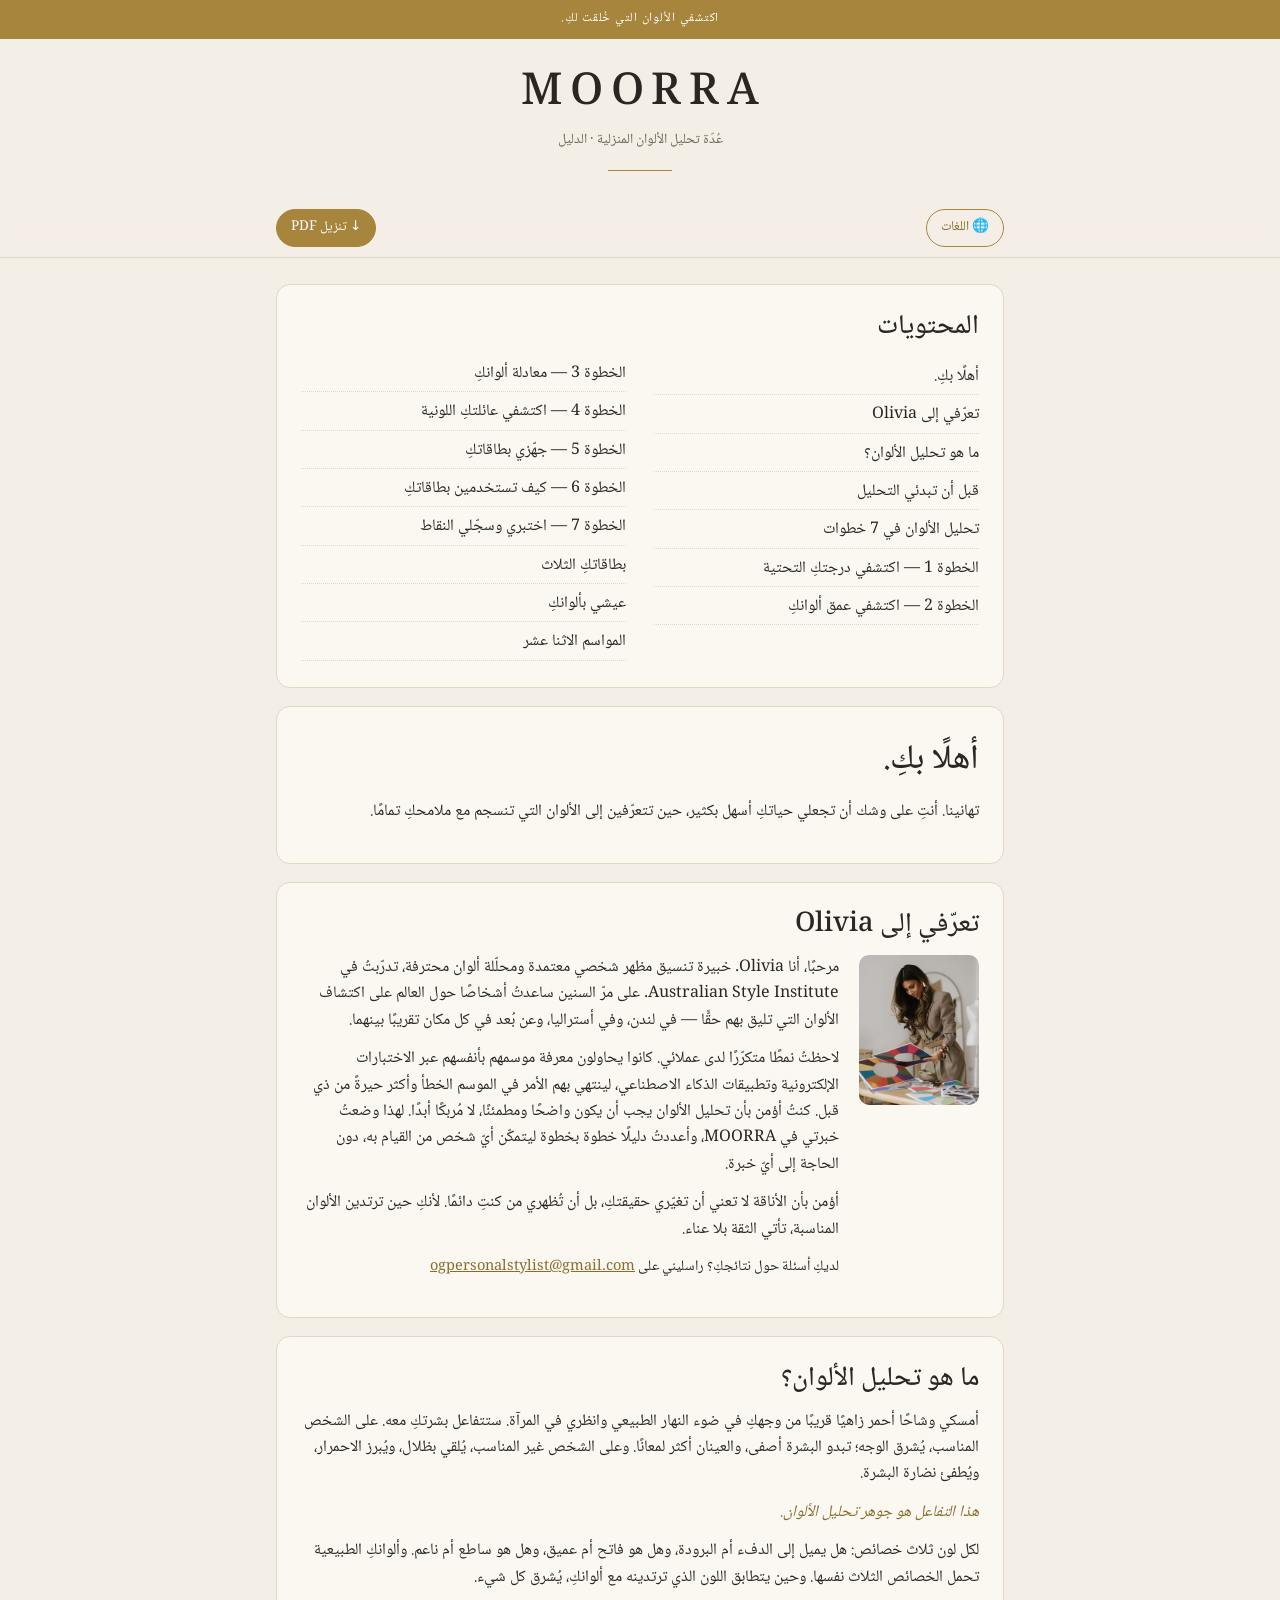
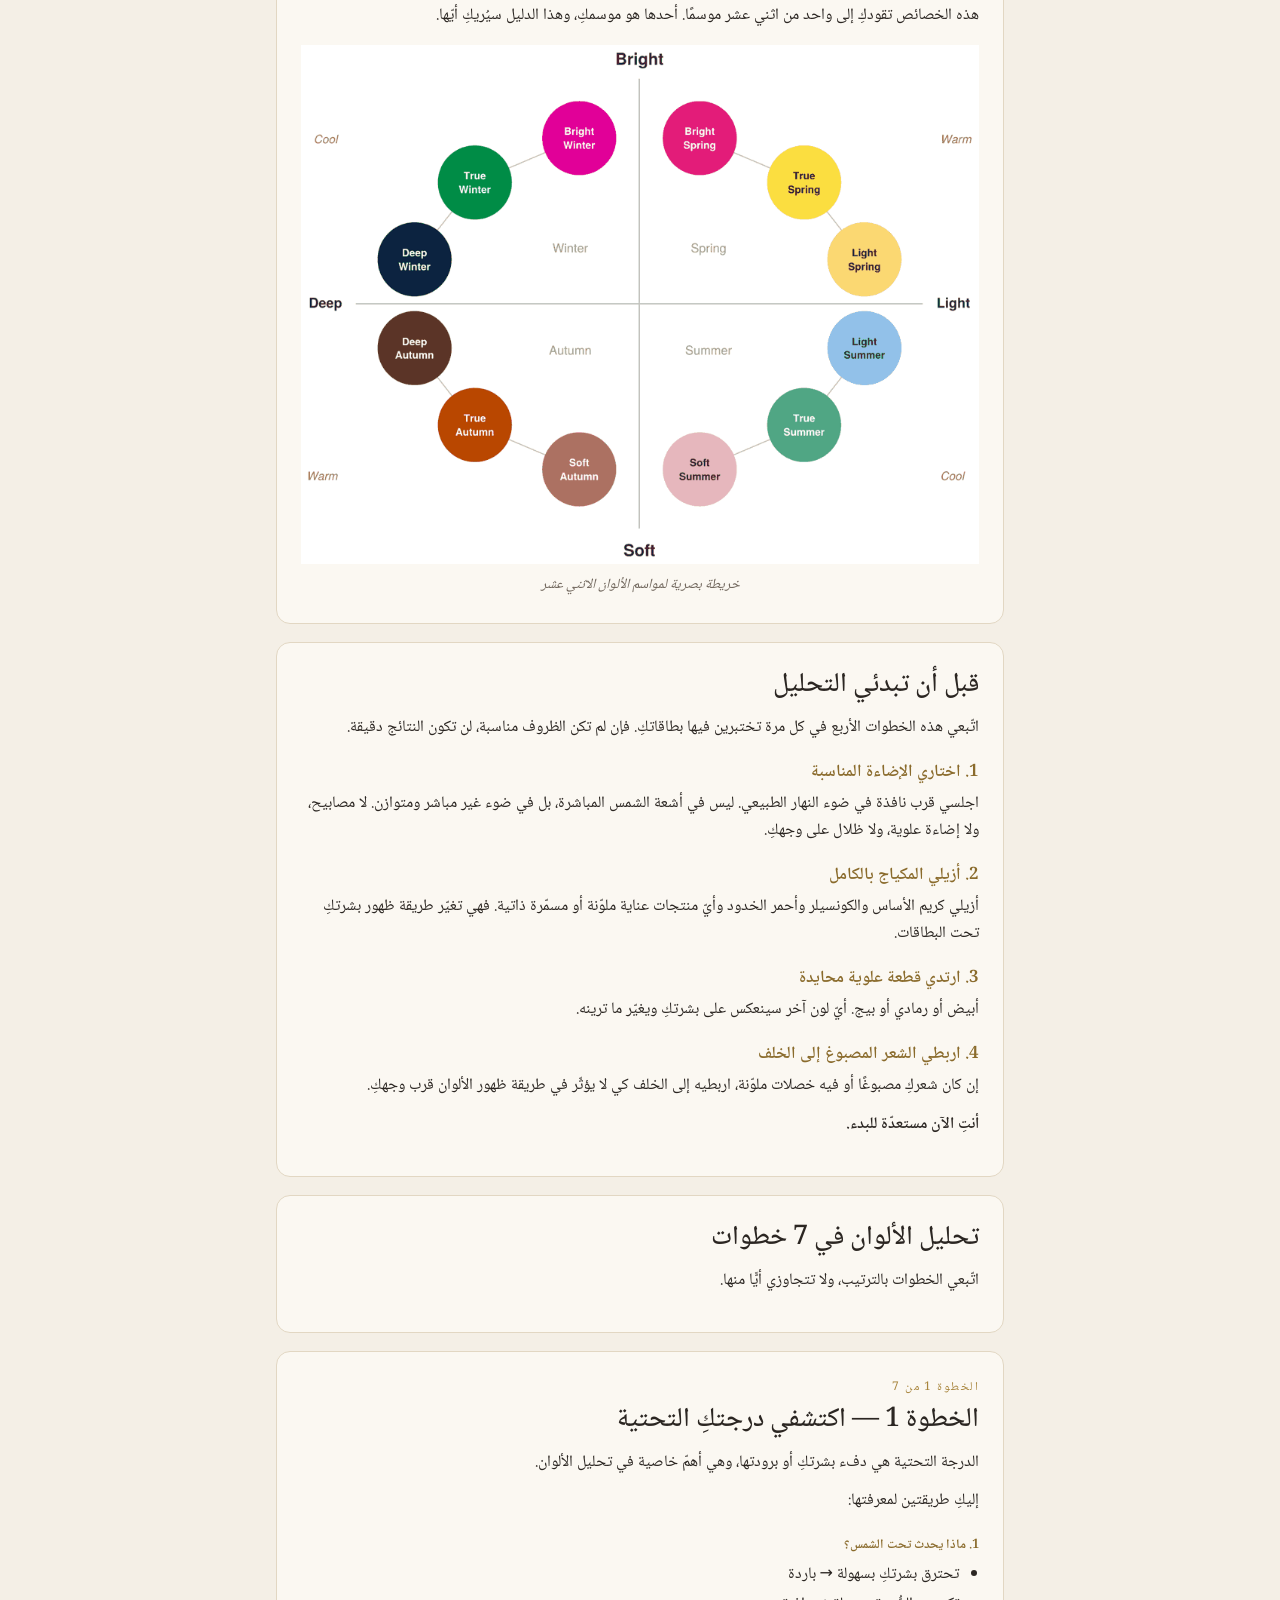
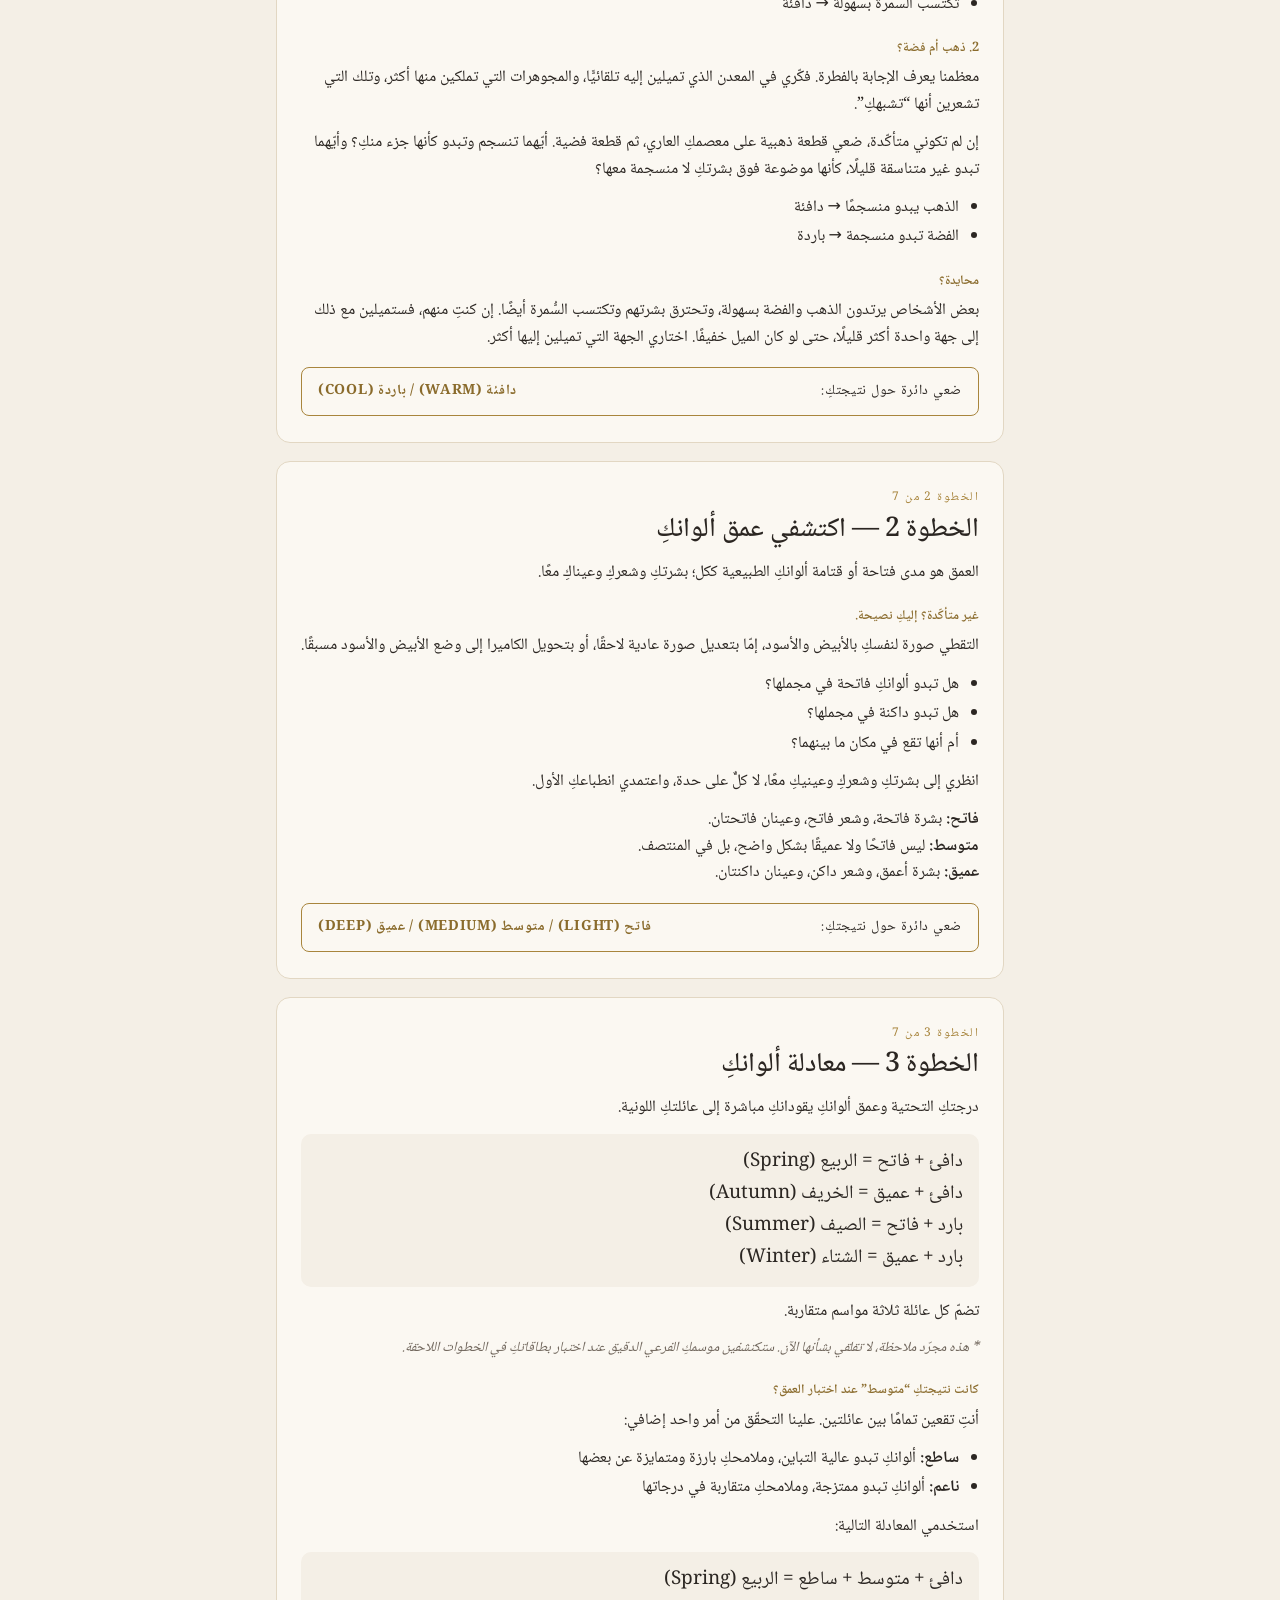
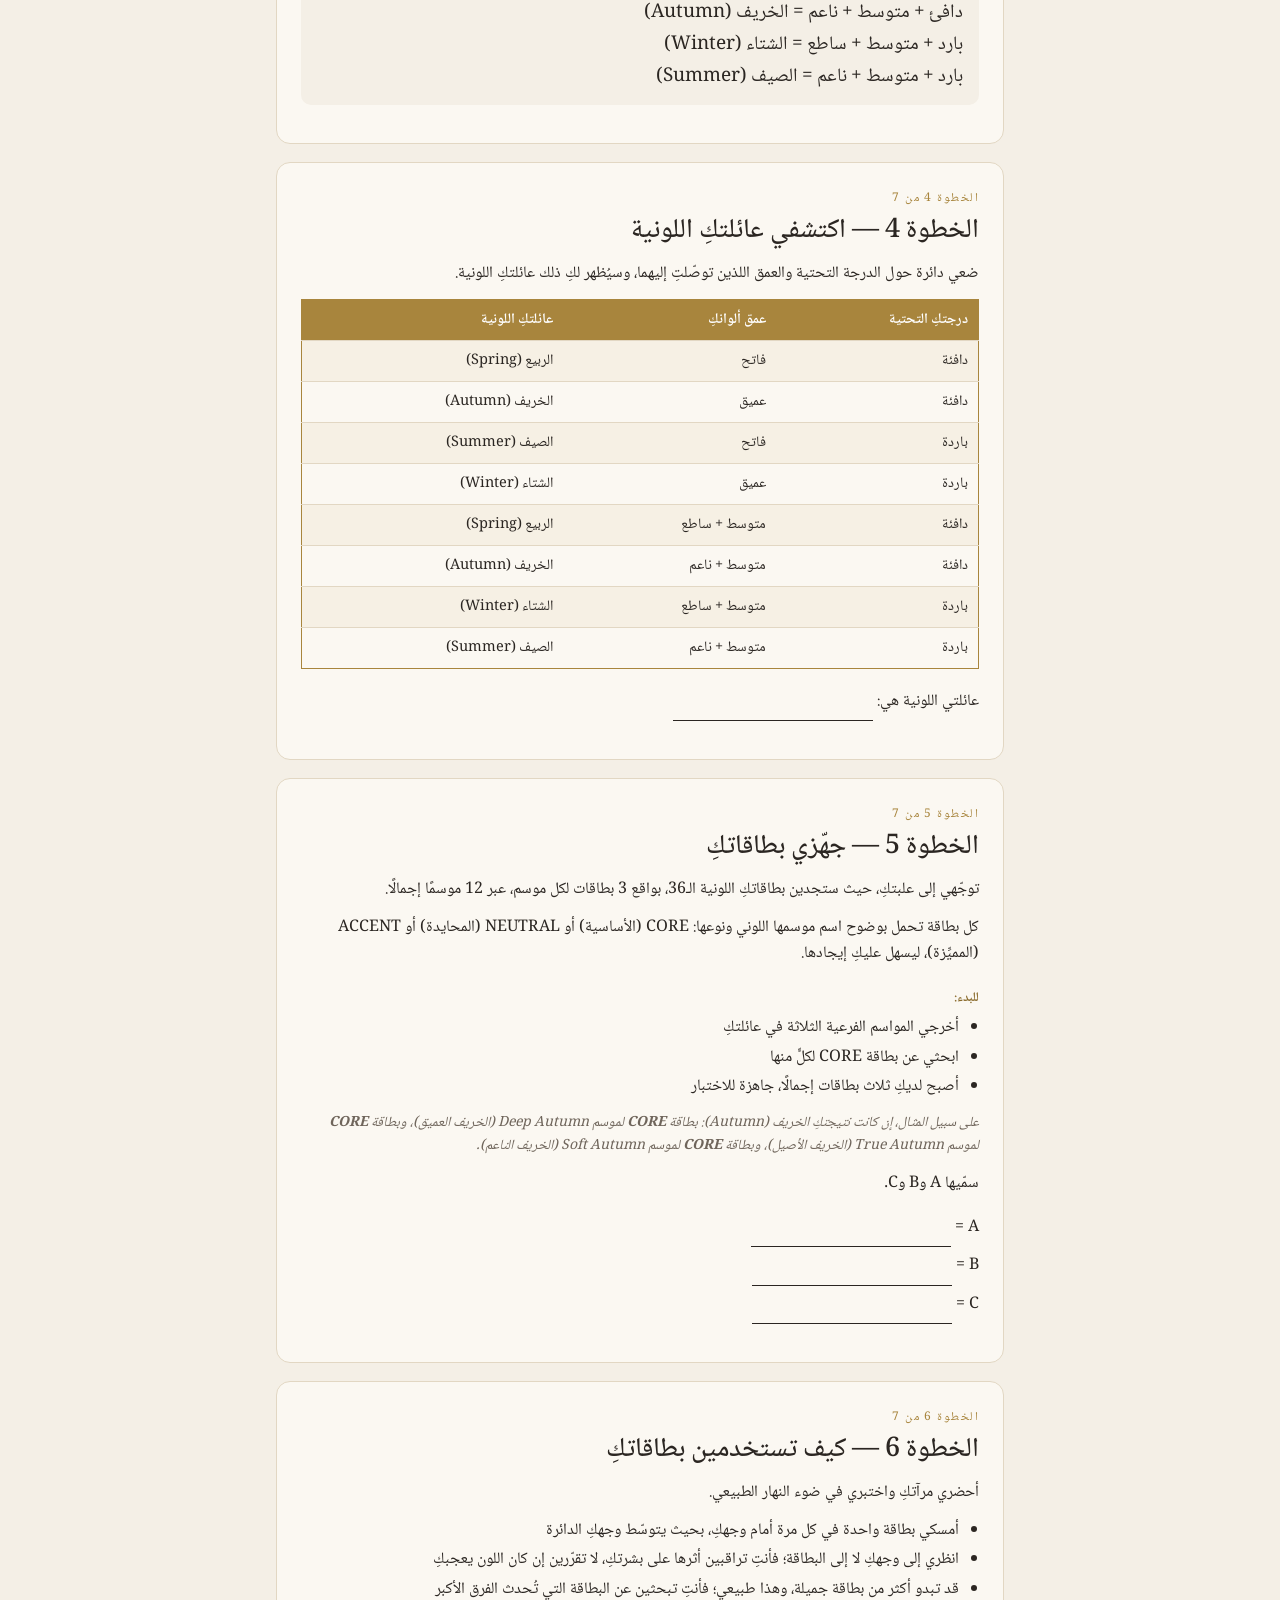
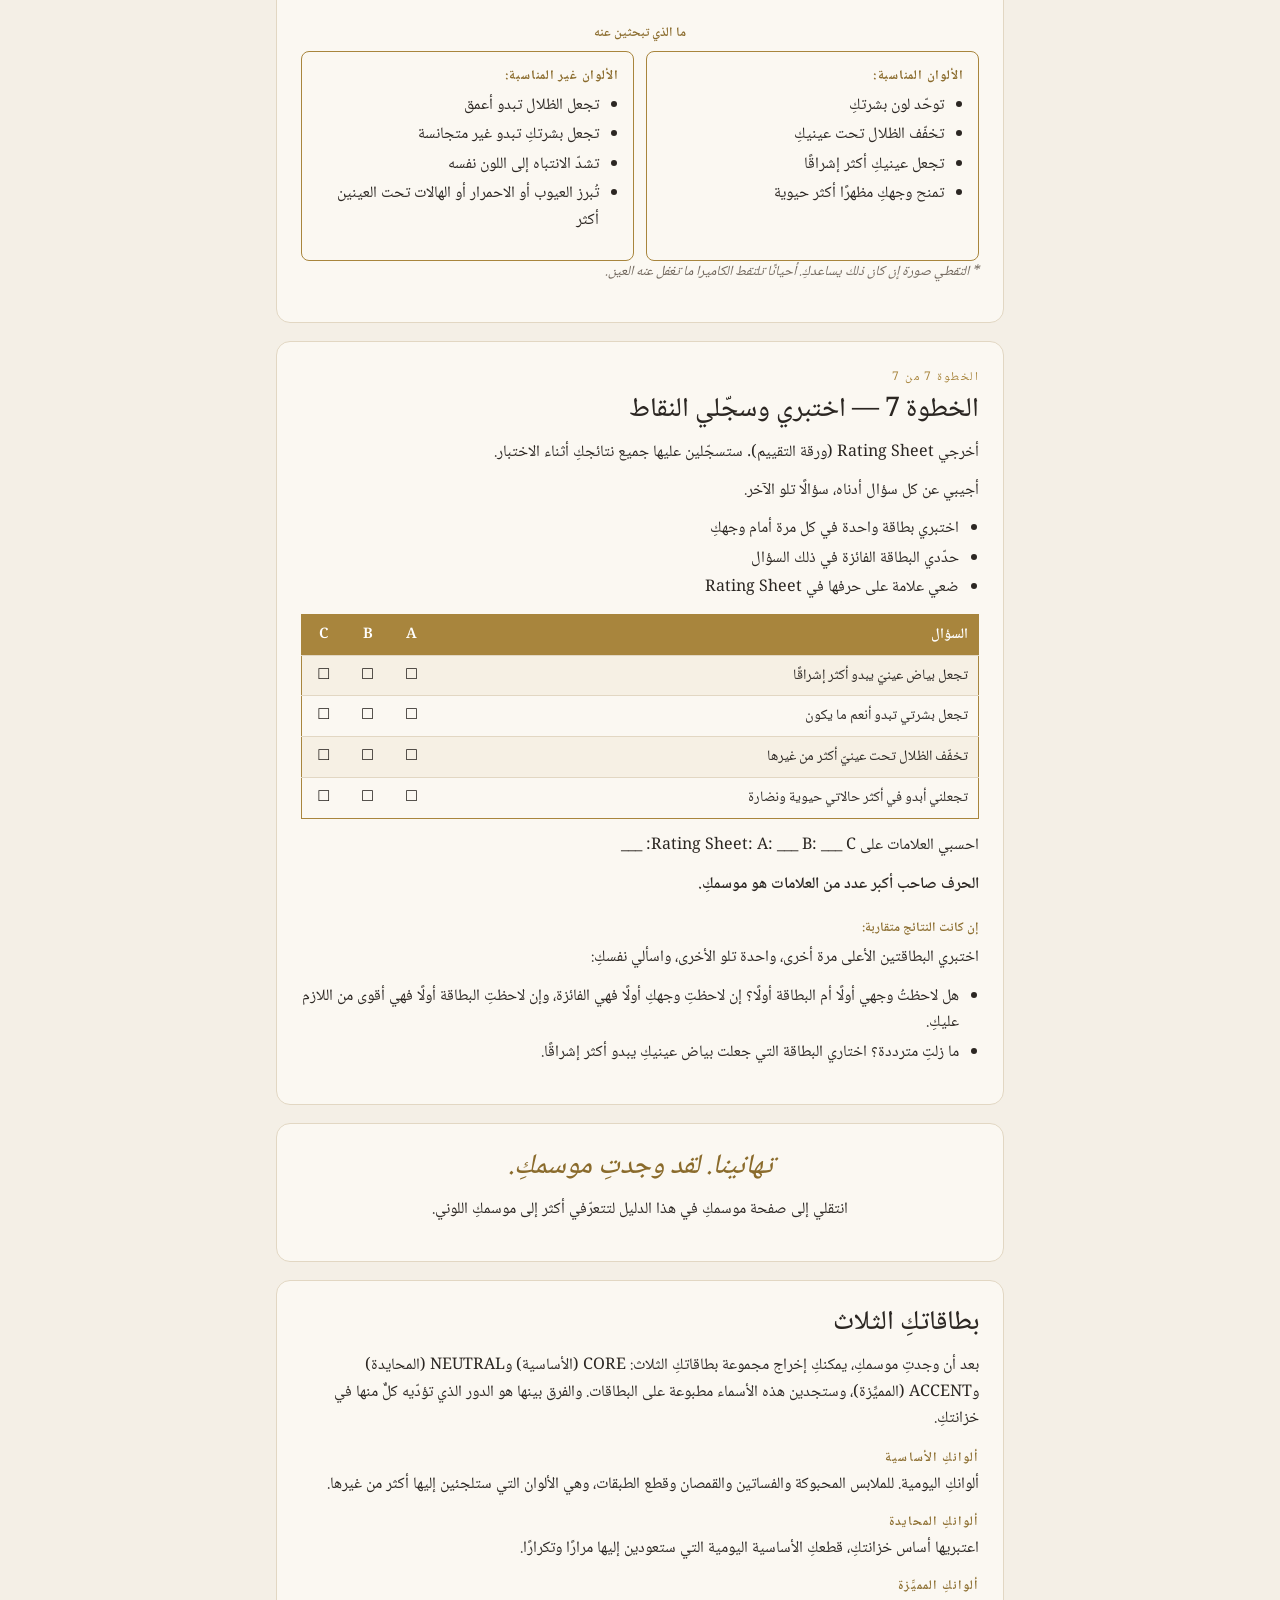
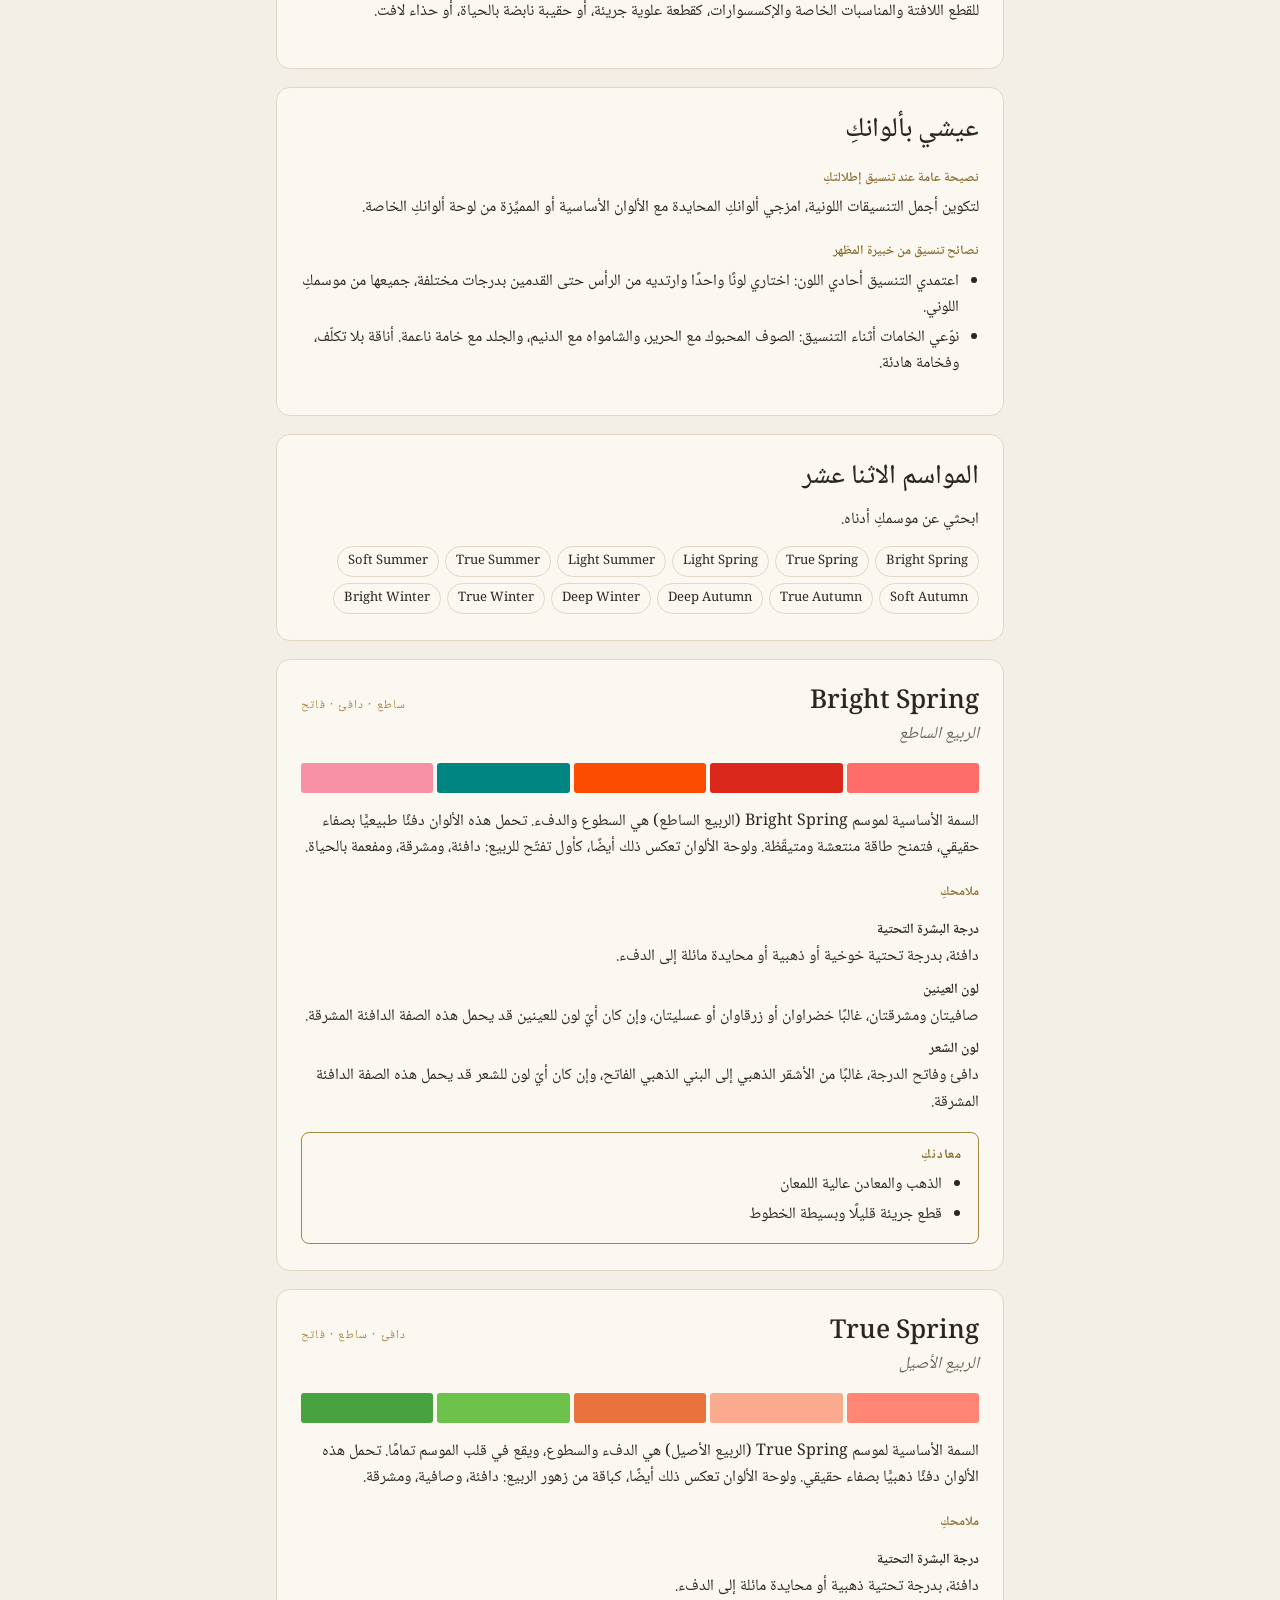
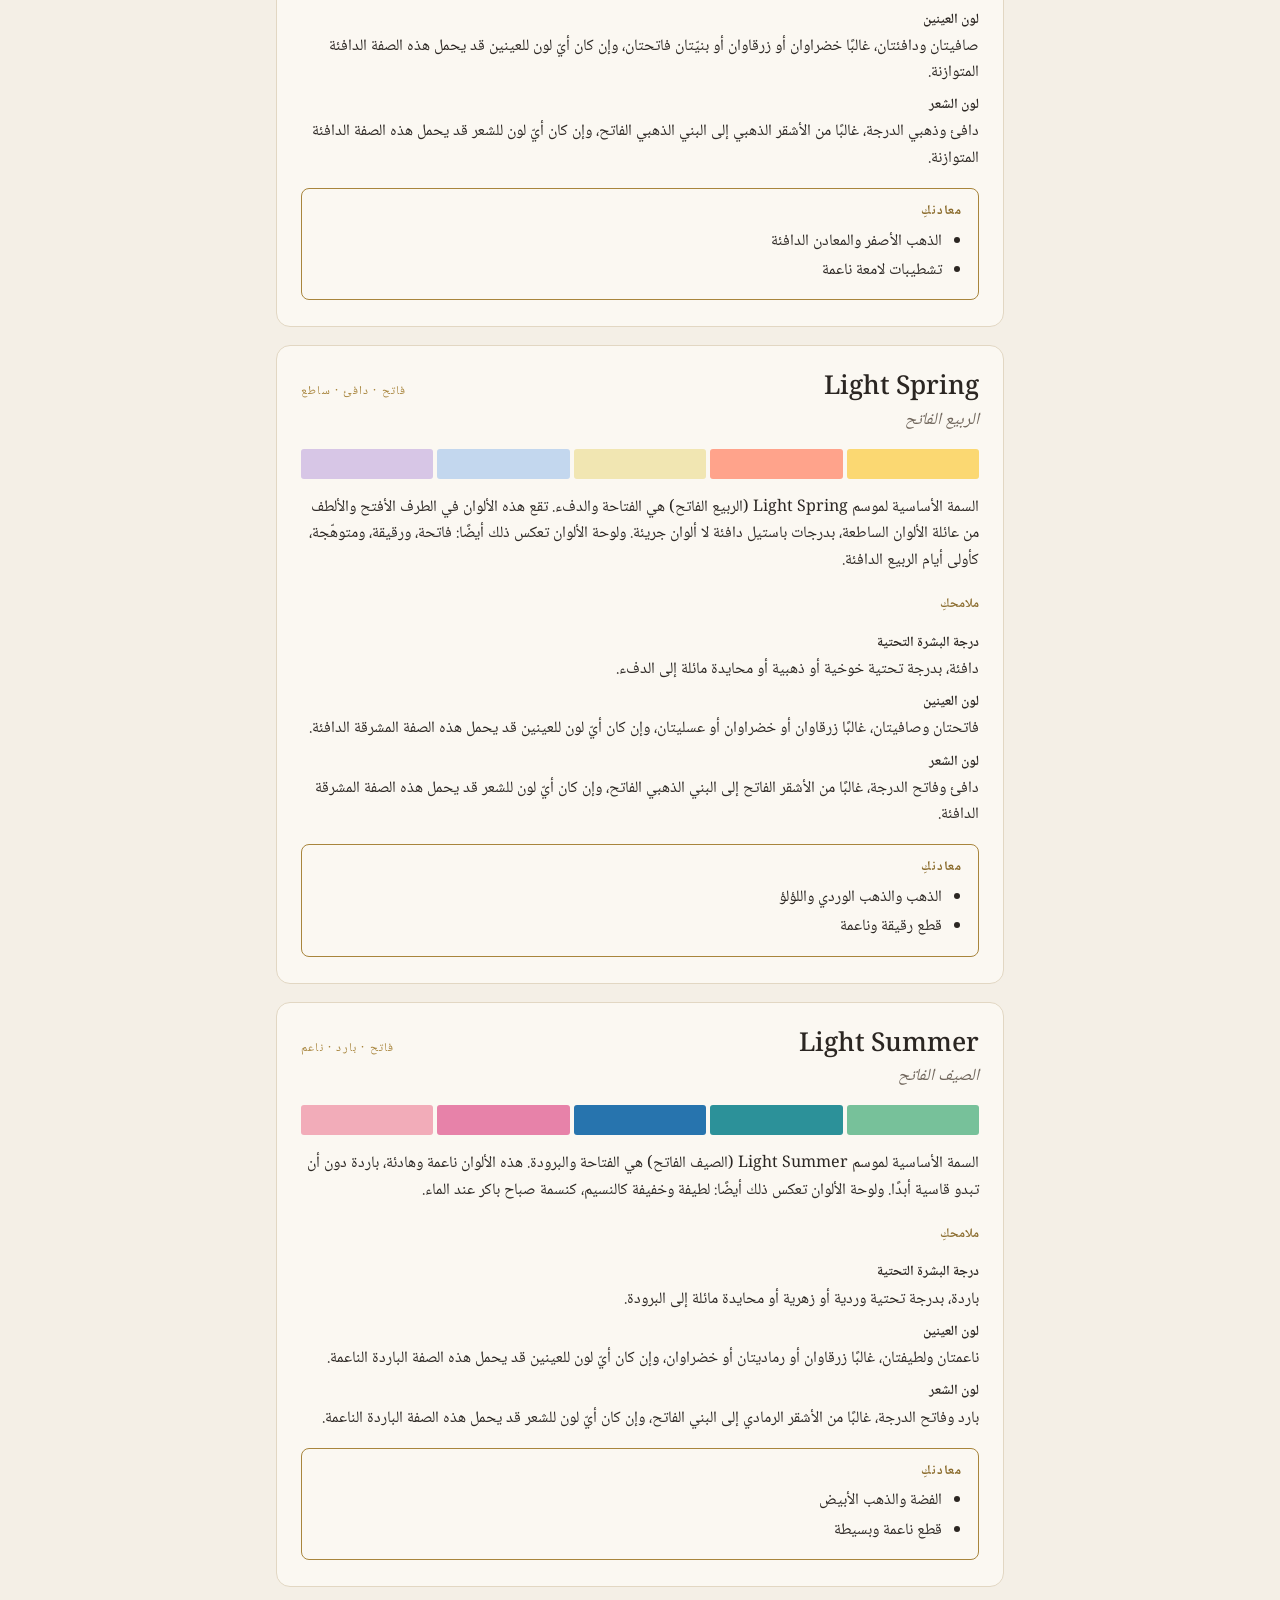
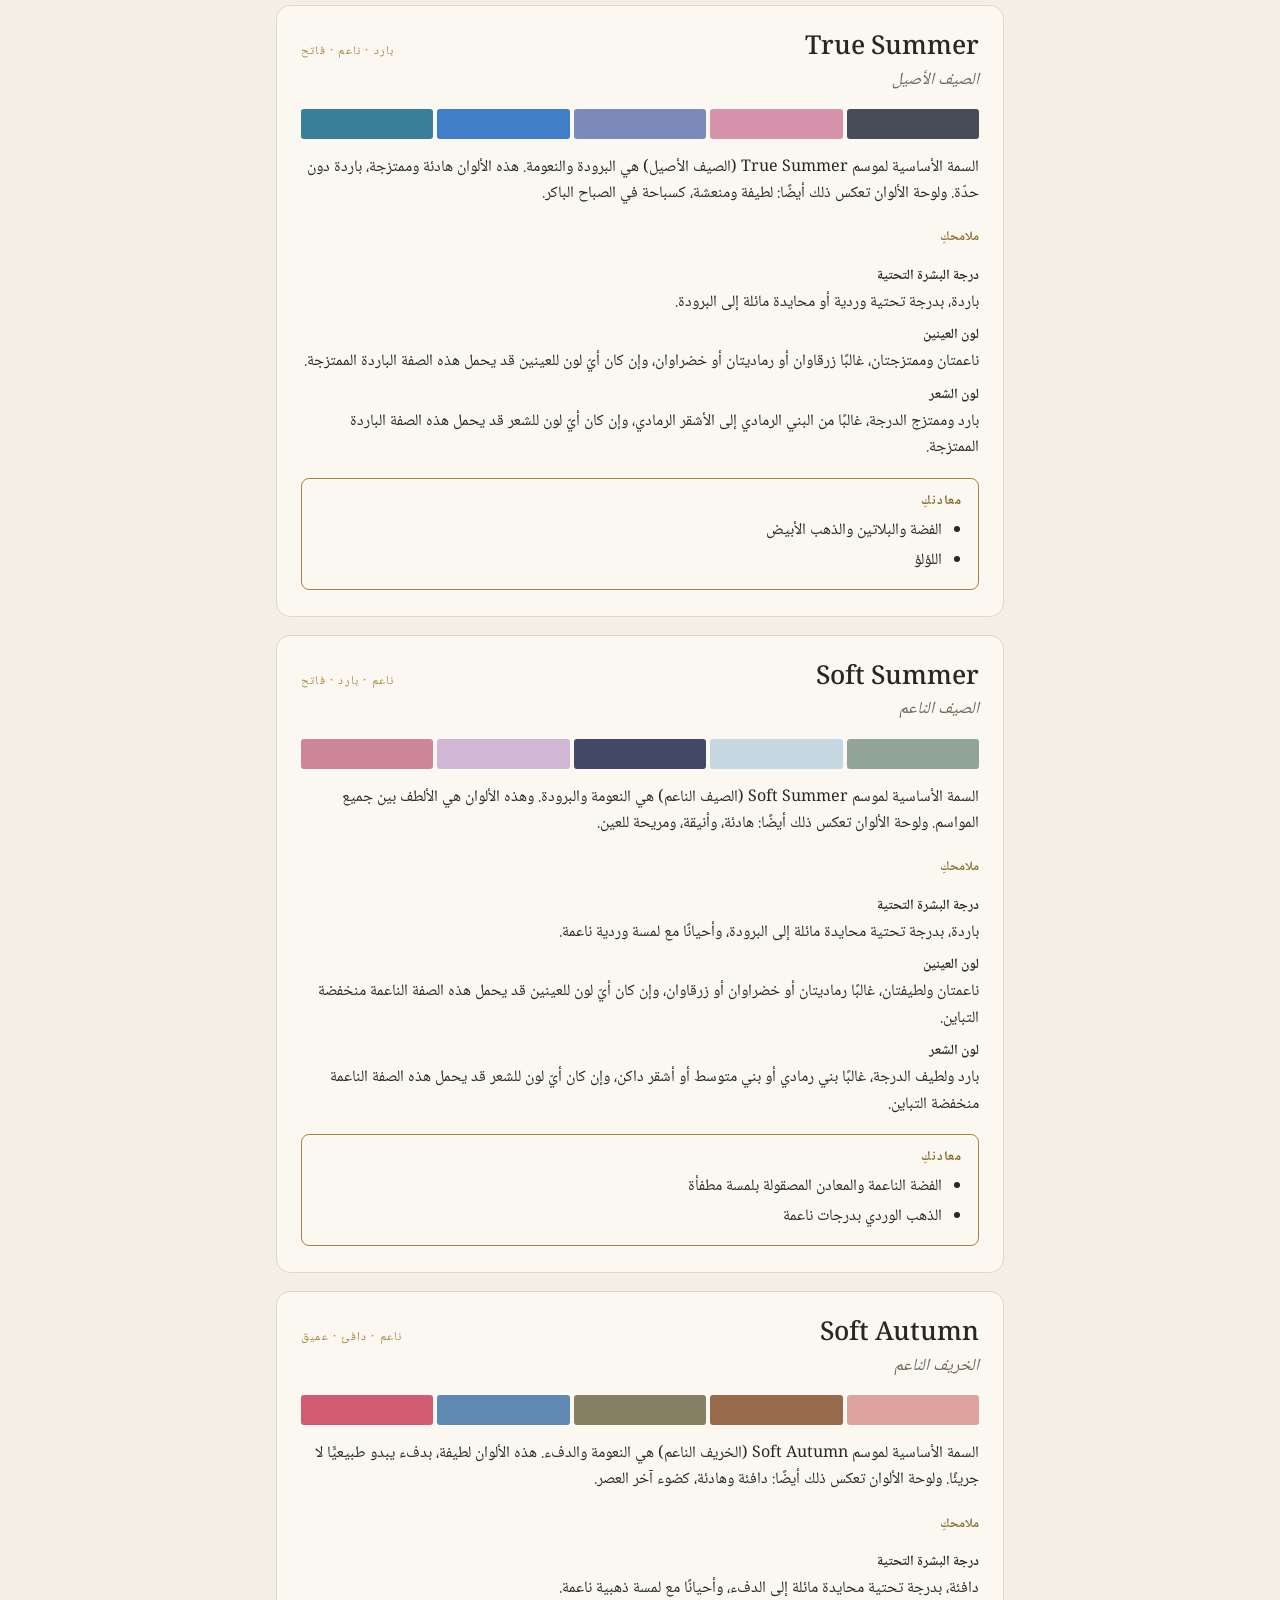
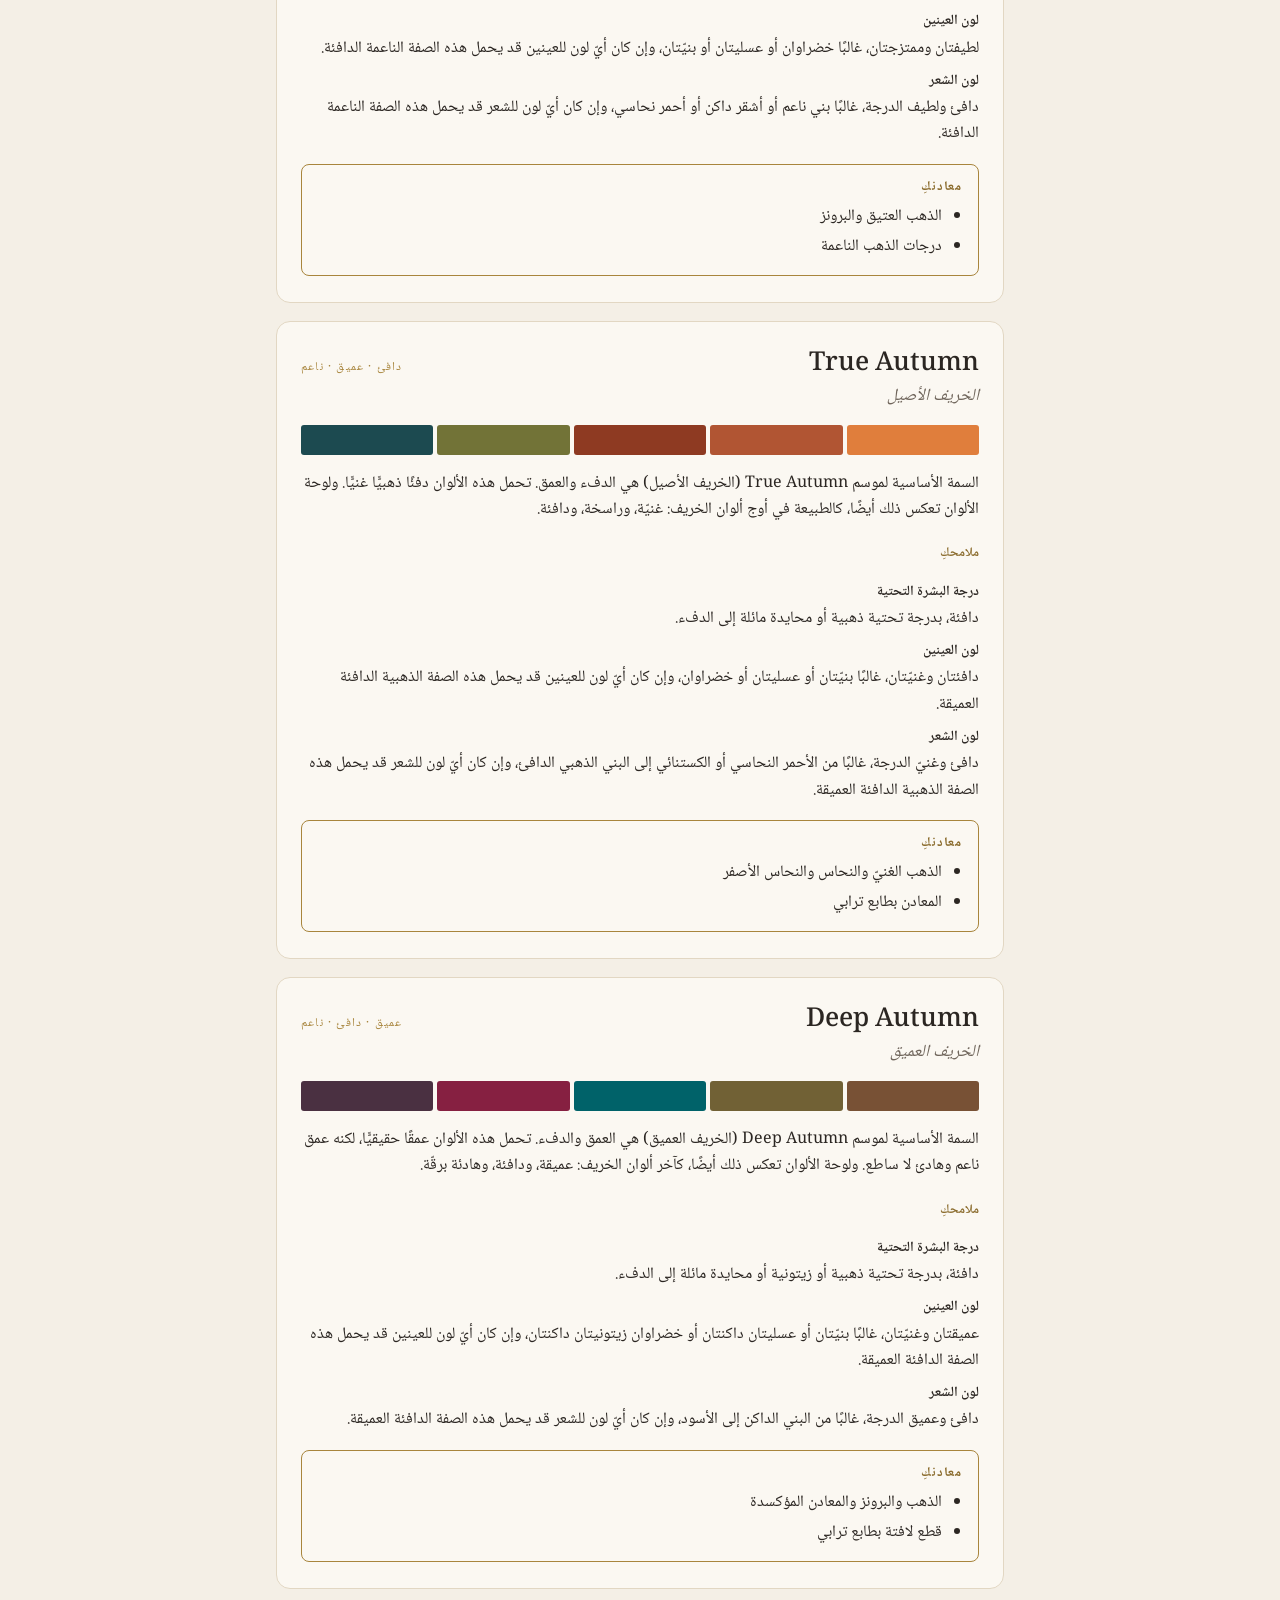
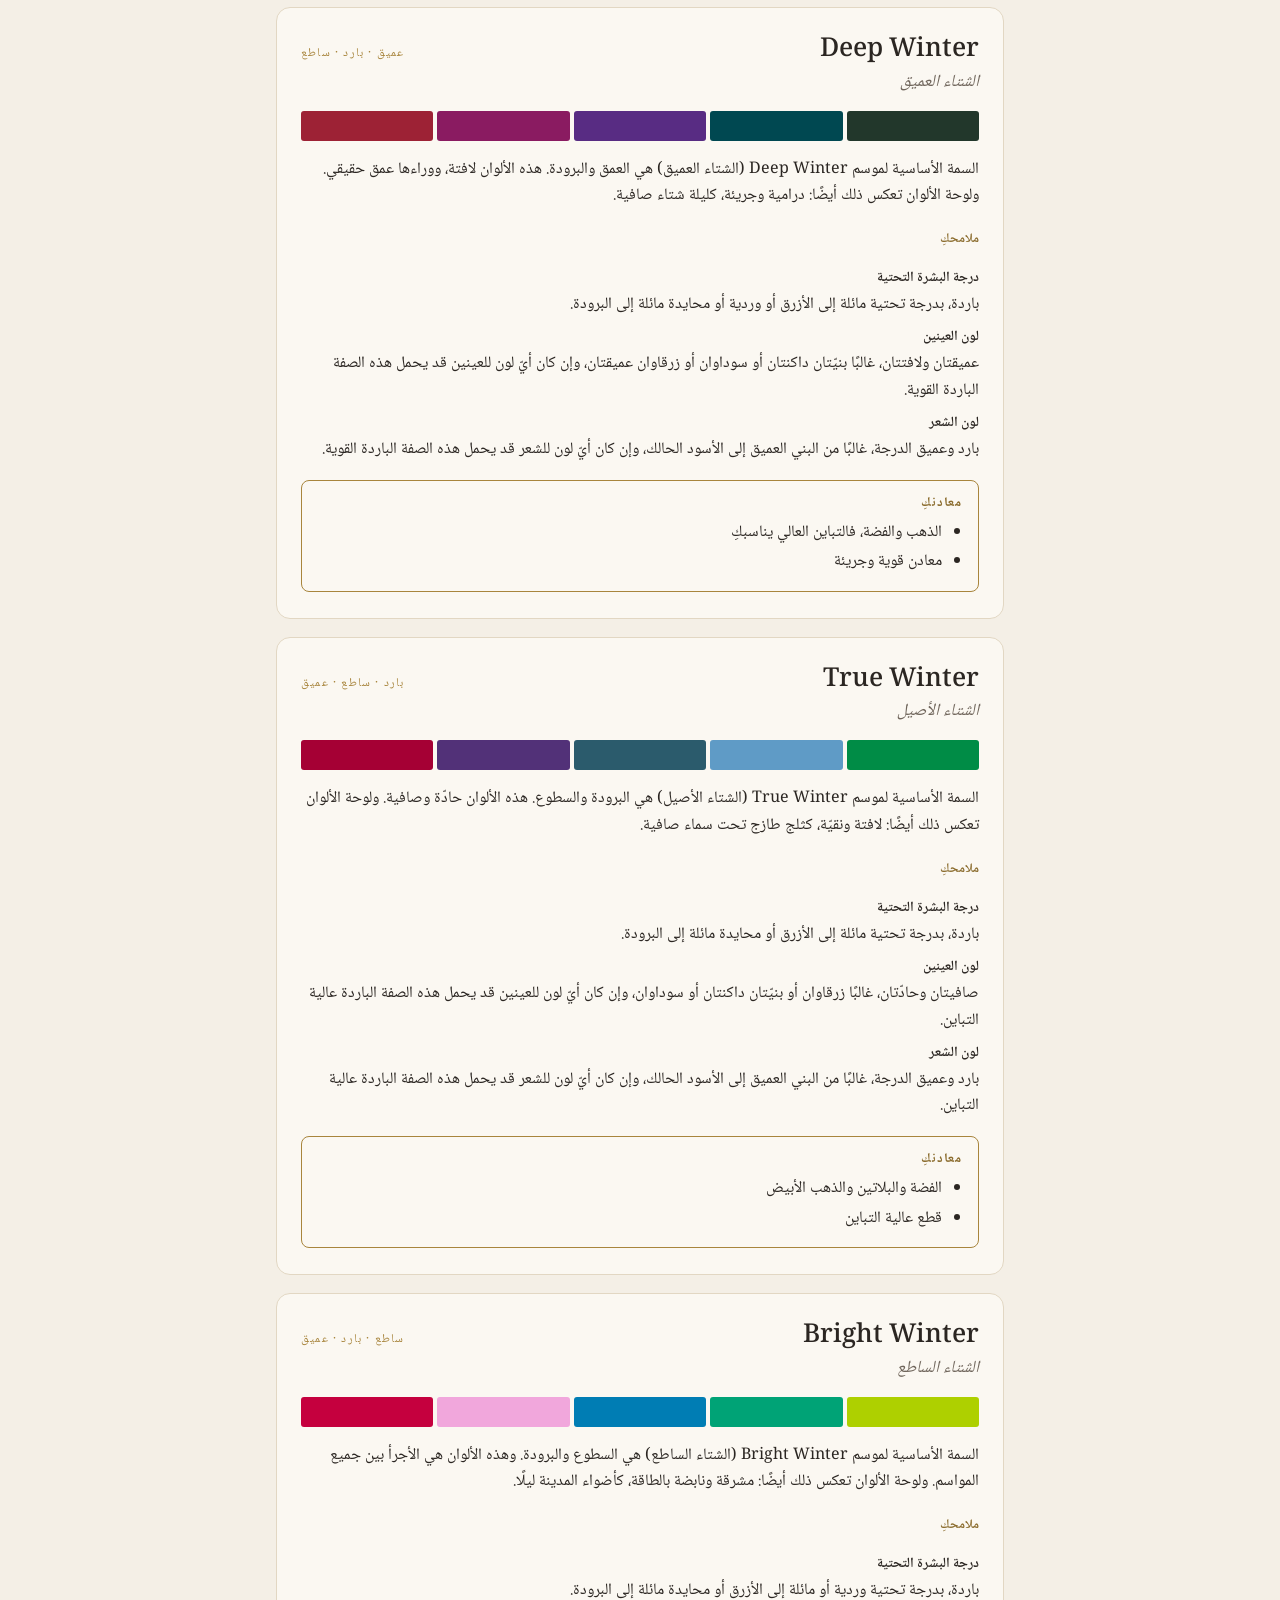
<file: guide/ar.html>
<!doctype html><html lang="ar" dir="rtl"><head><meta charset="utf-8"><meta name="viewport" content="width=device-width,initial-scale=1"><meta name="robots" content="noindex,nofollow"><title>دليل MOORRA لتحليل الألوان</title><link rel="icon" href="data:image/svg+xml,%3Csvg xmlns='http://www.w3.org/2000/svg' viewBox='0 0 32 32'%3E%3Crect width='32' height='32' rx='6' fill='%23a8853d'/%3E%3Ctext x='16' y='22' font-family='Georgia' font-size='18' fill='white' text-anchor='middle'%3EM%3C/text%3E%3C/svg%3E"><link rel="preconnect" href="https://fonts.googleapis.com"><link rel="preconnect" href="https://fonts.gstatic.com" crossorigin><link href="https://fonts.googleapis.com/css2?family=Cormorant+Garamond:ital,wght@0,400;0,500;0,600;1,400&family=Jost:wght@400;500;600&family=Noto+Naskh+Arabic:wght@400;600&display=swap" rel="stylesheet"><link rel="stylesheet" href="style.css"><style>:root{--serif:'Noto Naskh Arabic','Cormorant Garamond',Georgia,'Times New Roman',serif;--body:'Noto Naskh Arabic','Jost',system-ui,-apple-system,'Segoe UI',sans-serif}</style></head>
<body>
<div class="band">اكتشفي الألوان التي خُلقت لكِ.</div>
<header class="top"><p class="wm">MOORRA</p><p class="kit">عُدّة تحليل الألوان المنزلية · الدليل</p><div class="rule"></div></header>
<div class="bar noprint"><div class="in"><a class="btn" href="./">&#127760; اللغات</a><button class="btn solid" onclick="window.print()">&#8595; تنزيل PDF</button></div></div>
<main>
<section class="card toc cover-follow noprint"><h2>المحتويات</h2><ol><li><a href="#welcome">أهلًا بكِ.</a></li><li><a href="#bio">تعرّفي إلى Olivia</a></li><li><a href="#what">ما هو تحليل الألوان؟</a></li><li><a href="#before">قبل أن تبدئي التحليل</a></li><li><a href="#intro7">تحليل الألوان في 7 خطوات</a></li><li><a href="#step1">الخطوة 1 — اكتشفي درجتكِ التحتية</a></li><li><a href="#step2">الخطوة 2 — اكتشفي عمق ألوانكِ</a></li><li><a href="#step3">الخطوة 3 — معادلة ألوانكِ</a></li><li><a href="#step4">الخطوة 4 — اكتشفي عائلتكِ اللونية</a></li><li><a href="#step5">الخطوة 5 — جهّزي بطاقاتكِ</a></li><li><a href="#step6">الخطوة 6 — كيف تستخدمين بطاقاتكِ</a></li><li><a href="#step7">الخطوة 7 — اختبري وسجّلي النقاط</a></li><li><a href="#three">بطاقاتكِ الثلاث</a></li><li><a href="#living">عيشي بألوانكِ</a></li><li><a href="#seasons_intro">المواسم الاثنا عشر</a></li></ol></section>
<section class="card" id="welcome"><h1>أهلًا بكِ.</h1><p>تهانينا. أنتِ على وشك أن تجعلي حياتكِ أسهل بكثير، حين تتعرّفين إلى الألوان التي تنسجم مع ملامحكِ تمامًا.</p>
</section>
<section class="card" id="bio"><h2>تعرّفي إلى Olivia</h2><div class="bio"><img src="olivia.jpg" alt="Olivia" width="120" height="150"><div><p>مرحبًا، أنا Olivia. خبيرة تنسيق مظهر شخصي معتمدة ومحلّلة ألوان محترفة، تدرّبتُ في Australian Style Institute. على مرّ السنين ساعدتُ أشخاصًا حول العالم على اكتشاف الألوان التي تليق بهم حقًّا — في لندن، وفي أستراليا، وعن بُعد في كل مكان تقريبًا بينهما.</p><p>لاحظتُ نمطًا متكرّرًا لدى عملائي. كانوا يحاولون معرفة موسمهم بأنفسهم عبر الاختبارات الإلكترونية وتطبيقات الذكاء الاصطناعي، لينتهي بهم الأمر في الموسم الخطأ وأكثر حيرةً من ذي قبل. كنتُ أؤمن بأن تحليل الألوان يجب أن يكون واضحًا ومطمئنًا، لا مُربكًا أبدًا. لهذا وضعتُ خبرتي في MOORRA، وأعددتُ دليلًا خطوة بخطوة ليتمكّن أيّ شخص من القيام به، دون الحاجة إلى أيّ خبرة.</p><p>أؤمن بأن الأناقة لا تعني أن تغيّري حقيقتكِ، بل أن تُظهري من كنتِ دائمًا. لأنكِ حين ترتدين الألوان المناسبة، تأتي الثقة بلا عناء.</p><p class="contact">لديكِ أسئلة حول نتائجكِ؟ راسليني على <a href="mailto:ogpersonalstylist@gmail.com">ogpersonalstylist@gmail.com</a></p></div></div>
</section>
<section class="card" id="what"><h2>ما هو تحليل الألوان؟</h2><p>أمسكي وشاحًا أحمر زاهيًا قريبًا من وجهكِ في ضوء النهار الطبيعي وانظري في المرآة. ستتفاعل بشرتكِ معه. على الشخص المناسب، يُشرق الوجه؛ تبدو البشرة أصفى، والعينان أكثر لمعانًا. وعلى الشخص غير المناسب، يُلقي بظلال، ويُبرز الاحمرار، ويُطفئ نضارة البشرة.</p><p class="em">هذا التفاعل هو جوهر تحليل الألوان.</p><p>لكل لون ثلاث خصائص: هل يميل إلى الدفء أم البرودة، وهل هو فاتح أم عميق، وهل هو ساطع أم ناعم. وألوانكِ الطبيعية تحمل الخصائص الثلاث نفسها. وحين يتطابق اللون الذي ترتدينه مع ألوانكِ، يُشرق كل شيء.</p><p>هذه الخصائص تقودكِ إلى واحد من اثني عشر موسمًا. أحدها هو موسمكِ، وهذا الدليل سيُريكِ أيّها.</p><figure><img src="wheel.png" width="900" height="688" loading="lazy" alt="خريطة مواسم الألوان الاثني عشر"><figcaption>خريطة بصرية لمواسم الألوان الاثني عشر</figcaption></figure>
</section>
<section class="card" id="before"><h2>قبل أن تبدئي التحليل</h2><p>اتّبعي هذه الخطوات الأربع في كل مرة تختبرين فيها بطاقاتكِ. فإن لم تكن الظروف مناسبة، لن تكون النتائج دقيقة.</p><h3>1. اختاري الإضاءة المناسبة</h3><p>اجلسي قرب نافذة في ضوء النهار الطبيعي. ليس في أشعة الشمس المباشرة، بل في ضوء غير مباشر ومتوازن. لا مصابيح، ولا إضاءة علوية، ولا ظلال على وجهكِ.</p><h3>2. أزيلي المكياج بالكامل</h3><p>أزيلي كريم الأساس والكونسيلر وأحمر الخدود وأيّ منتجات عناية ملوّنة أو مسمّرة ذاتية. فهي تغيّر طريقة ظهور بشرتكِ تحت البطاقات.</p><h3>3. ارتدي قطعة علوية محايدة</h3><p>أبيض أو رمادي أو بيج. أيّ لون آخر سينعكس على بشرتكِ ويغيّر ما ترينه.</p><h3>4. اربطي الشعر المصبوغ إلى الخلف</h3><p>إن كان شعركِ مصبوغًا أو فيه خصلات ملوّنة، اربطيه إلى الخلف كي لا يؤثّر في طريقة ظهور الألوان قرب وجهكِ.</p><p class="strong">أنتِ الآن مستعدّة للبدء.</p>
</section>
<section class="card" id="intro7"><h2>تحليل الألوان في 7 خطوات</h2><p>اتّبعي الخطوات بالترتيب، ولا تتجاوزي أيًّا منها.</p>
</section>
<section class="card" id="step1"><p class="kicker">الخطوة 1 من 7</p><h2>الخطوة 1 — اكتشفي درجتكِ التحتية</h2><p>الدرجة التحتية هي دفء بشرتكِ أو برودتها، وهي أهمّ خاصية في تحليل الألوان.</p><p>إليكِ طريقتين لمعرفتها:</p><h4>1. ماذا يحدث تحت الشمس؟</h4><ul><li>تحترق بشرتكِ بسهولة → باردة</li><li>تكتسب السُّمرة بسهولة → دافئة</li></ul><h4>2. ذهب أم فضة؟</h4><p>معظمنا يعرف الإجابة بالفطرة. فكّري في المعدن الذي تميلين إليه تلقائيًّا، والمجوهرات التي تملكين منها أكثر، وتلك التي تشعرين أنها “تشبهكِ”.</p><p>إن لم تكوني متأكّدة، ضعي قطعة ذهبية على معصمكِ العاري، ثم قطعة فضية. أيّهما تنسجم وتبدو كأنها جزء منكِ؟ وأيّهما تبدو غير متناسقة قليلًا، كأنها موضوعة فوق بشرتكِ لا منسجمة معها؟</p><ul><li>الذهب يبدو منسجمًا → دافئة</li><li>الفضة تبدو منسجمة → باردة</li></ul><h4>محايدة؟</h4><p>بعض الأشخاص يرتدون الذهب والفضة بسهولة، وتحترق بشرتهم وتكتسب السُّمرة أيضًا. إن كنتِ منهم، فستميلين مع ذلك إلى جهة واحدة أكثر قليلًا، حتى لو كان الميل خفيفًا. اختاري الجهة التي تميلين إليها أكثر.</p><div class="result"><span>ضعي دائرة حول نتيجتكِ:</span><b>دافئة (WARM) / باردة (COOL)</b></div>
</section>
<section class="card" id="step2"><p class="kicker">الخطوة 2 من 7</p><h2>الخطوة 2 — اكتشفي عمق ألوانكِ</h2><p>العمق هو مدى فتاحة أو قتامة ألوانكِ الطبيعية ككل؛ بشرتكِ وشعركِ وعيناكِ معًا.</p><h4>غير متأكّدة؟ إليكِ نصيحة.</h4><p>التقطي صورة لنفسكِ بالأبيض والأسود، إمّا بتعديل صورة عادية لاحقًا، أو بتحويل الكاميرا إلى وضع الأبيض والأسود مسبقًا.</p><ul><li>هل تبدو ألوانكِ فاتحة في مجملها؟</li><li>هل تبدو داكنة في مجملها؟</li><li>أم أنها تقع في مكان ما بينهما؟</li></ul><p>انظري إلى بشرتكِ وشعركِ وعينيكِ معًا، لا كلٌّ على حدة، واعتمدي انطباعكِ الأول.</p><p><b>فاتح:</b> بشرة فاتحة، وشعر فاتح، وعينان فاتحتان.<br><b>متوسط:</b> ليس فاتحًا ولا عميقًا بشكل واضح، بل في المنتصف.<br><b>عميق:</b> بشرة أعمق، وشعر داكن، وعينان داكنتان.</p><div class="result"><span>ضعي دائرة حول نتيجتكِ:</span><b>فاتح (LIGHT) / متوسط (MEDIUM) / عميق (DEEP)</b></div>
</section>
<section class="card" id="step3"><p class="kicker">الخطوة 3 من 7</p><h2>الخطوة 3 — معادلة ألوانكِ</h2><p>درجتكِ التحتية وعمق ألوانكِ يقودانكِ مباشرة إلى عائلتكِ اللونية.</p><p class="eq">دافئ + فاتح = الربيع (Spring)<br>دافئ + عميق = الخريف (Autumn)<br>بارد + فاتح = الصيف (Summer)<br>بارد + عميق = الشتاء (Winter)</p><p>تضمّ كل عائلة ثلاثة مواسم متقاربة.</p><p class="note">* هذه مجرّد ملاحظة، لا تقلقي بشأنها الآن. ستكتشفين موسمكِ الفرعي الدقيق عند اختبار بطاقاتكِ في الخطوات اللاحقة.</p><h4>كانت نتيجتكِ “متوسط” عند اختبار العمق؟</h4><p>أنتِ تقعين تمامًا بين عائلتين. علينا التحقّق من أمر واحد إضافي:</p><ul><li><b>ساطع:</b> ألوانكِ تبدو عالية التباين، وملامحكِ بارزة ومتمايزة عن بعضها</li><li><b>ناعم:</b> ألوانكِ تبدو ممتزجة، وملامحكِ متقاربة في درجاتها</li></ul><p>استخدمي المعادلة التالية:</p><p class="eq">دافئ + متوسط + ساطع = الربيع (Spring)<br>دافئ + متوسط + ناعم = الخريف (Autumn)<br>بارد + متوسط + ساطع = الشتاء (Winter)<br>بارد + متوسط + ناعم = الصيف (Summer)</p>
</section>
<section class="card" id="step4"><p class="kicker">الخطوة 4 من 7</p><h2>الخطوة 4 — اكتشفي عائلتكِ اللونية</h2><p>ضعي دائرة حول الدرجة التحتية والعمق اللذين توصّلتِ إليهما، وسيُظهر لكِ ذلك عائلتكِ اللونية.</p><table><thead><tr><th>درجتكِ التحتية</th><th>عمق ألوانكِ</th><th>عائلتكِ اللونية</th></tr></thead><tbody><tr><td>دافئة</td><td>فاتح</td><td>الربيع (Spring)</td></tr><tr><td>دافئة</td><td>عميق</td><td>الخريف (Autumn)</td></tr><tr><td>باردة</td><td>فاتح</td><td>الصيف (Summer)</td></tr><tr><td>باردة</td><td>عميق</td><td>الشتاء (Winter)</td></tr><tr><td>دافئة</td><td>متوسط + ساطع</td><td>الربيع (Spring)</td></tr><tr><td>دافئة</td><td>متوسط + ناعم</td><td>الخريف (Autumn)</td></tr><tr><td>باردة</td><td>متوسط + ساطع</td><td>الشتاء (Winter)</td></tr><tr><td>باردة</td><td>متوسط + ناعم</td><td>الصيف (Summer)</td></tr></tbody></table><p class="fill">عائلتي اللونية هي: <span class="line"></span></p>
</section>
<section class="card" id="step5"><p class="kicker">الخطوة 5 من 7</p><h2>الخطوة 5 — جهّزي بطاقاتكِ</h2><p>توجّهي إلى علبتكِ، حيث ستجدين بطاقاتكِ اللونية الـ36، بواقع 3 بطاقات لكل موسم، عبر 12 موسمًا إجمالًا.</p><p>كل بطاقة تحمل بوضوح اسم موسمها اللوني ونوعها: CORE (الأساسية) أو NEUTRAL (المحايدة) أو ACCENT (المميِّزة)، ليسهل عليكِ إيجادها.</p><h4>للبدء:</h4><ul><li>أخرجي المواسم الفرعية الثلاثة في عائلتكِ</li><li>ابحثي عن بطاقة CORE لكلٍّ منها</li><li>أصبح لديكِ ثلاث بطاقات إجمالًا، جاهزة للاختبار</li></ul><p class="note">على سبيل المثال، إن كانت نتيجتكِ الخريف (Autumn): بطاقة <b>CORE</b> لموسم Deep Autumn (الخريف العميق)، وبطاقة <b>CORE</b> لموسم True Autumn (الخريف الأصيل)، وبطاقة <b>CORE</b> لموسم Soft Autumn (الخريف الناعم).</p><p>سمّيها A وB وC.</p><p class="fill">A = <span class="line"></span><br>B = <span class="line"></span><br>C = <span class="line"></span></p>
</section>
<section class="card" id="step6"><p class="kicker">الخطوة 6 من 7</p><h2>الخطوة 6 — كيف تستخدمين بطاقاتكِ</h2><p>أحضري مرآتكِ واختبري في ضوء النهار الطبيعي.</p><ul><li>أمسكي بطاقة واحدة في كل مرة أمام وجهكِ، بحيث يتوسّط وجهكِ الدائرة</li><li>انظري إلى وجهكِ لا إلى البطاقة؛ فأنتِ تراقبين أثرها على بشرتكِ، لا تقرّرين إن كان اللون يعجبكِ</li><li>قد تبدو أكثر من بطاقة جميلة، وهذا طبيعي؛ فأنتِ تبحثين عن البطاقة التي تُحدث الفرق الأكبر</li></ul><h4 class="center">ما الذي تبحثين عنه</h4><div class="two"><div class="box"><h5>الألوان المناسبة:</h5><ul><li>توحّد لون بشرتكِ</li><li>تخفّف الظلال تحت عينيكِ</li><li>تجعل عينيكِ أكثر إشراقًا</li><li>تمنح وجهكِ مظهرًا أكثر حيوية</li></ul></div><div class="box"><h5>الألوان غير المناسبة:</h5><ul><li>تجعل الظلال تبدو أعمق</li><li>تجعل بشرتكِ تبدو غير متجانسة</li><li>تشدّ الانتباه إلى اللون نفسه</li><li>تُبرز العيوب أو الاحمرار أو الهالات تحت العينين أكثر</li></ul></div></div><p class="note">* التقطي صورة إن كان ذلك يساعدكِ. أحيانًا تلتقط الكاميرا ما تغفل عنه العين.</p>
</section>
<section class="card" id="step7"><p class="kicker">الخطوة 7 من 7</p><h2>الخطوة 7 — اختبري وسجّلي النقاط</h2><p>أخرجي Rating Sheet (ورقة التقييم). ستسجّلين عليها جميع نتائجكِ أثناء الاختبار.</p><p>أجيبي عن كل سؤال أدناه، سؤالًا تلو الآخر.</p><ul><li>اختبري بطاقة واحدة في كل مرة أمام وجهكِ</li><li>حدّدي البطاقة الفائزة في ذلك السؤال</li><li>ضعي علامة على حرفها في Rating Sheet</li></ul><table class="score"><thead><tr><th>السؤال</th><th>A</th><th>B</th><th>C</th></tr></thead><tbody><tr><td>تجعل بياض عينيّ يبدو أكثر إشراقًا</td><td>☐</td><td>☐</td><td>☐</td></tr><tr><td>تجعل بشرتي تبدو أنعم ما يكون</td><td>☐</td><td>☐</td><td>☐</td></tr><tr><td>تخفّف الظلال تحت عينيّ أكثر من غيرها</td><td>☐</td><td>☐</td><td>☐</td></tr><tr><td>تجعلني أبدو في أكثر حالاتي حيوية ونضارة</td><td>☐</td><td>☐</td><td>☐</td></tr></tbody></table><p>احسبي العلامات على Rating Sheet: A: ___ B: ___ C: ___</p><p class="strong">الحرف صاحب أكبر عدد من العلامات هو موسمكِ.</p><h4>إن كانت النتائج متقاربة:</h4><p>اختبري البطاقتين الأعلى مرة أخرى، واحدة تلو الأخرى، واسألي نفسكِ:</p><ul><li>هل لاحظتُ وجهي أولًا أم البطاقة أولًا؟ إن لاحظتِ وجهكِ أولًا فهي الفائزة، وإن لاحظتِ البطاقة أولًا فهي أقوى من اللازم عليكِ.</li><li>ما زلتِ مترددة؟ اختاري البطاقة التي جعلت بياض عينيكِ يبدو أكثر إشراقًا.</li></ul>
</section>
<section class="card" id="congrats"><h2 class="script">تهانينا. لقد وجدتِ موسمكِ.</h2><p>انتقلي إلى صفحة موسمكِ في هذا الدليل لتتعرّفي أكثر إلى موسمكِ اللوني.</p>
</section>
<section class="card" id="three"><h2>بطاقاتكِ الثلاث</h2><p>بعد أن وجدتِ موسمكِ، يمكنكِ إخراج مجموعة بطاقاتكِ الثلاث: CORE (الأساسية) وNEUTRAL (المحايدة) وACCENT (المميِّزة)، وستجدين هذه الأسماء مطبوعة على البطاقات. والفرق بينها هو الدور الذي تؤدّيه كلٌّ منها في خزانتكِ.</p><dl><dt>ألوانكِ الأساسية</dt><dd>ألوانكِ اليومية. للملابس المحبوكة والفساتين والقمصان وقطع الطبقات، وهي الألوان التي ستلجئين إليها أكثر من غيرها.</dd><dt>ألوانكِ المحايدة</dt><dd>اعتبريها أساس خزانتكِ، قطعكِ الأساسية اليومية التي ستعودين إليها مرارًا وتكرارًا.</dd><dt>ألوانكِ المميِّزة</dt><dd>للقطع اللافتة والمناسبات الخاصة والإكسسوارات، كقطعة علوية جريئة، أو حقيبة نابضة بالحياة، أو حذاء لافت.</dd></dl>
</section>
<section class="card" id="living"><h2>عيشي بألوانكِ</h2><h4>نصيحة عامة عند تنسيق إطلالتكِ</h4><p>لتكوين أجمل التنسيقات اللونية، امزجي ألوانكِ المحايدة مع الألوان الأساسية أو المميِّزة من لوحة ألوانكِ الخاصة.</p><h4>نصائح تنسيق من خبيرة المظهر</h4><ul><li>اعتمدي التنسيق أحادي اللون: اختاري لونًا واحدًا وارتديه من الرأس حتى القدمين بدرجات مختلفة، جميعها من موسمكِ اللوني.</li><li>نوّعي الخامات أثناء التنسيق: الصوف المحبوك مع الحرير، والشامواه مع الدنيم، والجلد مع خامة ناعمة. أناقة بلا تكلّف، وفخامة هادئة.</li></ul>
</section>
<section class="card" id="seasons_intro"><h2>المواسم الاثنا عشر</h2><p>ابحثي عن موسمكِ أدناه.</p>
<div class="sgrid-nav noprint"><a href="#s-bright-spring">Bright Spring</a><a href="#s-true-spring">True Spring</a><a href="#s-light-spring">Light Spring</a><a href="#s-light-summer">Light Summer</a><a href="#s-true-summer">True Summer</a><a href="#s-soft-summer">Soft Summer</a><a href="#s-soft-autumn">Soft Autumn</a><a href="#s-true-autumn">True Autumn</a><a href="#s-deep-autumn">Deep Autumn</a><a href="#s-deep-winter">Deep Winter</a><a href="#s-true-winter">True Winter</a><a href="#s-bright-winter">Bright Winter</a></div>
</section>
<section class="card season" id="s-bright-spring"><div class="head"><div><h2 class="sname" lang="en" dir="ltr">Bright Spring</h2><p class="slocal">الربيع الساطع</p></div><span class="tags">ساطع · دافئ · فاتح</span></div><div class="sw"><span style="background:#ff6d6a"></span><span style="background:#da291c"></span><span style="background:#fc4c02"></span><span style="background:#008583"></span><span style="background:#f891a5"></span></div><p>السمة الأساسية لموسم Bright Spring (الربيع الساطع) هي السطوع والدفء. تحمل هذه الألوان دفئًا طبيعيًّا بصفاء حقيقي، فتمنح طاقة منتعشة ومتيقّظة. ولوحة الألوان تعكس ذلك أيضًا، كأول تفتّح للربيع: دافئة، ومشرقة، ومفعمة بالحياة.</p><h4>ملامحكِ</h4><dl class="feat"><dt>درجة البشرة التحتية</dt><dd>دافئة، بدرجة تحتية خوخية أو ذهبية أو محايدة مائلة إلى الدفء.</dd><dt>لون العينين</dt><dd>صافيتان ومشرقتان، غالبًا خضراوان أو زرقاوان أو عسليتان، وإن كان أيّ لون للعينين قد يحمل هذه الصفة الدافئة المشرقة.</dd><dt>لون الشعر</dt><dd>دافئ وفاتح الدرجة، غالبًا من الأشقر الذهبي إلى البني الذهبي الفاتح، وإن كان أيّ لون للشعر قد يحمل هذه الصفة الدافئة المشرقة.</dd></dl><div class="metals"><h5>معادنكِ</h5><ul><li>الذهب والمعادن عالية اللمعان</li><li>قطع جريئة قليلًا وبسيطة الخطوط</li></ul></div></section>
<section class="card season" id="s-true-spring"><div class="head"><div><h2 class="sname" lang="en" dir="ltr">True Spring</h2><p class="slocal">الربيع الأصيل</p></div><span class="tags">دافئ · ساطع · فاتح</span></div><div class="sw"><span style="background:#ff8674"></span><span style="background:#faaa8d"></span><span style="background:#ea733d"></span><span style="background:#6cc24a"></span><span style="background:#47a23f"></span></div><p>السمة الأساسية لموسم True Spring (الربيع الأصيل) هي الدفء والسطوع، ويقع في قلب الموسم تمامًا. تحمل هذه الألوان دفئًا ذهبيًّا بصفاء حقيقي. ولوحة الألوان تعكس ذلك أيضًا، كباقة من زهور الربيع: دافئة، وصافية، ومشرقة.</p><h4>ملامحكِ</h4><dl class="feat"><dt>درجة البشرة التحتية</dt><dd>دافئة، بدرجة تحتية ذهبية أو محايدة مائلة إلى الدفء.</dd><dt>لون العينين</dt><dd>صافيتان ودافئتان، غالبًا خضراوان أو زرقاوان أو بنيّتان فاتحتان، وإن كان أيّ لون للعينين قد يحمل هذه الصفة الدافئة المتوازنة.</dd><dt>لون الشعر</dt><dd>دافئ وذهبي الدرجة، غالبًا من الأشقر الذهبي إلى البني الذهبي الفاتح، وإن كان أيّ لون للشعر قد يحمل هذه الصفة الدافئة المتوازنة.</dd></dl><div class="metals"><h5>معادنكِ</h5><ul><li>الذهب الأصفر والمعادن الدافئة</li><li>تشطيبات لامعة ناعمة</li></ul></div></section>
<section class="card season" id="s-light-spring"><div class="head"><div><h2 class="sname" lang="en" dir="ltr">Light Spring</h2><p class="slocal">الربيع الفاتح</p></div><span class="tags">فاتح · دافئ · ساطع</span></div><div class="sw"><span style="background:#fbd872"></span><span style="background:#ffa38b"></span><span style="background:#f1e6b2"></span><span style="background:#c3d7ee"></span><span style="background:#d7c6e6"></span></div><p>السمة الأساسية لموسم Light Spring (الربيع الفاتح) هي الفتاحة والدفء. تقع هذه الألوان في الطرف الأفتح والألطف من عائلة الألوان الساطعة، بدرجات باستيل دافئة لا ألوان جريئة. ولوحة الألوان تعكس ذلك أيضًا: فاتحة، ورقيقة، ومتوهّجة، كأولى أيام الربيع الدافئة.</p><h4>ملامحكِ</h4><dl class="feat"><dt>درجة البشرة التحتية</dt><dd>دافئة، بدرجة تحتية خوخية أو ذهبية أو محايدة مائلة إلى الدفء.</dd><dt>لون العينين</dt><dd>فاتحتان وصافيتان، غالبًا زرقاوان أو خضراوان أو عسليتان، وإن كان أيّ لون للعينين قد يحمل هذه الصفة المشرقة الدافئة.</dd><dt>لون الشعر</dt><dd>دافئ وفاتح الدرجة، غالبًا من الأشقر الفاتح إلى البني الذهبي الفاتح، وإن كان أيّ لون للشعر قد يحمل هذه الصفة المشرقة الدافئة.</dd></dl><div class="metals"><h5>معادنكِ</h5><ul><li>الذهب والذهب الوردي واللؤلؤ</li><li>قطع رقيقة وناعمة</li></ul></div></section>
<section class="card season" id="s-light-summer"><div class="head"><div><h2 class="sname" lang="en" dir="ltr">Light Summer</h2><p class="slocal">الصيف الفاتح</p></div><span class="tags">فاتح · بارد · ناعم</span></div><div class="sw"><span style="background:#77c19a"></span><span style="background:#2c9199"></span><span style="background:#2774ae"></span><span style="background:#e782a9"></span><span style="background:#f2acb9"></span></div><p>السمة الأساسية لموسم Light Summer (الصيف الفاتح) هي الفتاحة والبرودة. هذه الألوان ناعمة وهادئة، باردة دون أن تبدو قاسية أبدًا. ولوحة الألوان تعكس ذلك أيضًا: لطيفة وخفيفة كالنسيم، كنسمة صباح باكر عند الماء.</p><h4>ملامحكِ</h4><dl class="feat"><dt>درجة البشرة التحتية</dt><dd>باردة، بدرجة تحتية وردية أو زهرية أو محايدة مائلة إلى البرودة.</dd><dt>لون العينين</dt><dd>ناعمتان ولطيفتان، غالبًا زرقاوان أو رماديتان أو خضراوان، وإن كان أيّ لون للعينين قد يحمل هذه الصفة الباردة الناعمة.</dd><dt>لون الشعر</dt><dd>بارد وفاتح الدرجة، غالبًا من الأشقر الرمادي إلى البني الفاتح، وإن كان أيّ لون للشعر قد يحمل هذه الصفة الباردة الناعمة.</dd></dl><div class="metals"><h5>معادنكِ</h5><ul><li>الفضة والذهب الأبيض</li><li>قطع ناعمة وبسيطة</li></ul></div></section>
<section class="card season" id="s-true-summer"><div class="head"><div><h2 class="sname" lang="en" dir="ltr">True Summer</h2><p class="slocal">الصيف الأصيل</p></div><span class="tags">بارد · ناعم · فاتح</span></div><div class="sw"><span style="background:#474c59"></span><span style="background:#d592aa"></span><span style="background:#7c8aba"></span><span style="background:#407ec9"></span><span style="background:#387f97"></span></div><p>السمة الأساسية لموسم True Summer (الصيف الأصيل) هي البرودة والنعومة. هذه الألوان هادئة وممتزجة، باردة دون حدّة. ولوحة الألوان تعكس ذلك أيضًا: لطيفة ومنعشة، كسباحة في الصباح الباكر.</p><h4>ملامحكِ</h4><dl class="feat"><dt>درجة البشرة التحتية</dt><dd>باردة، بدرجة تحتية وردية أو محايدة مائلة إلى البرودة.</dd><dt>لون العينين</dt><dd>ناعمتان وممتزجتان، غالبًا زرقاوان أو رماديتان أو خضراوان، وإن كان أيّ لون للعينين قد يحمل هذه الصفة الباردة الممتزجة.</dd><dt>لون الشعر</dt><dd>بارد وممتزج الدرجة، غالبًا من البني الرمادي إلى الأشقر الرمادي، وإن كان أيّ لون للشعر قد يحمل هذه الصفة الباردة الممتزجة.</dd></dl><div class="metals"><h5>معادنكِ</h5><ul><li>الفضة والبلاتين والذهب الأبيض</li><li>اللؤلؤ</li></ul></div></section>
<section class="card season" id="s-soft-summer"><div class="head"><div><h2 class="sname" lang="en" dir="ltr">Soft Summer</h2><p class="slocal">الصيف الناعم</p></div><span class="tags">ناعم · بارد · فاتح</span></div><div class="sw"><span style="background:#93a499"></span><span style="background:#c5d8e1"></span><span style="background:#434967"></span><span style="background:#d0b7d5"></span><span style="background:#cf8699"></span></div><p>السمة الأساسية لموسم Soft Summer (الصيف الناعم) هي النعومة والبرودة. وهذه الألوان هي الألطف بين جميع المواسم. ولوحة الألوان تعكس ذلك أيضًا: هادئة، وأنيقة، ومريحة للعين.</p><h4>ملامحكِ</h4><dl class="feat"><dt>درجة البشرة التحتية</dt><dd>باردة، بدرجة تحتية محايدة مائلة إلى البرودة، وأحيانًا مع لمسة وردية ناعمة.</dd><dt>لون العينين</dt><dd>ناعمتان ولطيفتان، غالبًا رماديتان أو خضراوان أو زرقاوان، وإن كان أيّ لون للعينين قد يحمل هذه الصفة الناعمة منخفضة التباين.</dd><dt>لون الشعر</dt><dd>بارد ولطيف الدرجة، غالبًا بني رمادي أو بني متوسط أو أشقر داكن، وإن كان أيّ لون للشعر قد يحمل هذه الصفة الناعمة منخفضة التباين.</dd></dl><div class="metals"><h5>معادنكِ</h5><ul><li>الفضة الناعمة والمعادن المصقولة بلمسة مطفأة</li><li>الذهب الوردي بدرجات ناعمة</li></ul></div></section>
<section class="card season" id="s-soft-autumn"><div class="head"><div><h2 class="sname" lang="en" dir="ltr">Soft Autumn</h2><p class="slocal">الخريف الناعم</p></div><span class="tags">ناعم · دافئ · عميق</span></div><div class="sw"><span style="background:#dea39c"></span><span style="background:#986a4c"></span><span style="background:#868165"></span><span style="background:#5e8ab4"></span><span style="background:#d25b73"></span></div><p>السمة الأساسية لموسم Soft Autumn (الخريف الناعم) هي النعومة والدفء. هذه الألوان لطيفة، بدفء يبدو طبيعيًّا لا جريئًا. ولوحة الألوان تعكس ذلك أيضًا: دافئة وهادئة، كضوء آخر العصر.</p><h4>ملامحكِ</h4><dl class="feat"><dt>درجة البشرة التحتية</dt><dd>دافئة، بدرجة تحتية محايدة مائلة إلى الدفء، وأحيانًا مع لمسة ذهبية ناعمة.</dd><dt>لون العينين</dt><dd>لطيفتان وممتزجتان، غالبًا خضراوان أو عسليتان أو بنيّتان، وإن كان أيّ لون للعينين قد يحمل هذه الصفة الناعمة الدافئة.</dd><dt>لون الشعر</dt><dd>دافئ ولطيف الدرجة، غالبًا بني ناعم أو أشقر داكن أو أحمر نحاسي، وإن كان أيّ لون للشعر قد يحمل هذه الصفة الناعمة الدافئة.</dd></dl><div class="metals"><h5>معادنكِ</h5><ul><li>الذهب العتيق والبرونز</li><li>درجات الذهب الناعمة</li></ul></div></section>
<section class="card season" id="s-true-autumn"><div class="head"><div><h2 class="sname" lang="en" dir="ltr">True Autumn</h2><p class="slocal">الخريف الأصيل</p></div><span class="tags">دافئ · عميق · ناعم</span></div><div class="sw"><span style="background:#e07e3c"></span><span style="background:#b15533"></span><span style="background:#8e3a22"></span><span style="background:#727337"></span><span style="background:#1c4a50"></span></div><p>السمة الأساسية لموسم True Autumn (الخريف الأصيل) هي الدفء والعمق. تحمل هذه الألوان دفئًا ذهبيًّا غنيًّا. ولوحة الألوان تعكس ذلك أيضًا، كالطبيعة في أوج ألوان الخريف: غنيّة، وراسخة، ودافئة.</p><h4>ملامحكِ</h4><dl class="feat"><dt>درجة البشرة التحتية</dt><dd>دافئة، بدرجة تحتية ذهبية أو محايدة مائلة إلى الدفء.</dd><dt>لون العينين</dt><dd>دافئتان وغنيّتان، غالبًا بنيّتان أو عسليتان أو خضراوان، وإن كان أيّ لون للعينين قد يحمل هذه الصفة الذهبية الدافئة العميقة.</dd><dt>لون الشعر</dt><dd>دافئ وغنيّ الدرجة، غالبًا من الأحمر النحاسي أو الكستنائي إلى البني الذهبي الدافئ، وإن كان أيّ لون للشعر قد يحمل هذه الصفة الذهبية الدافئة العميقة.</dd></dl><div class="metals"><h5>معادنكِ</h5><ul><li>الذهب الغنيّ والنحاس والنحاس الأصفر</li><li>المعادن بطابع ترابي</li></ul></div></section>
<section class="card season" id="s-deep-autumn"><div class="head"><div><h2 class="sname" lang="en" dir="ltr">Deep Autumn</h2><p class="slocal">الخريف العميق</p></div><span class="tags">عميق · دافئ · ناعم</span></div><div class="sw"><span style="background:#785135"></span><span style="background:#716135"></span><span style="background:#006269"></span><span style="background:#862041"></span><span style="background:#4a3041"></span></div><p>السمة الأساسية لموسم Deep Autumn (الخريف العميق) هي العمق والدفء. تحمل هذه الألوان عمقًا حقيقيًّا، لكنه عمق ناعم وهادئ لا ساطع. ولوحة الألوان تعكس ذلك أيضًا، كآخر ألوان الخريف: عميقة، ودافئة، وهادئة برقّة.</p><h4>ملامحكِ</h4><dl class="feat"><dt>درجة البشرة التحتية</dt><dd>دافئة، بدرجة تحتية ذهبية أو زيتونية أو محايدة مائلة إلى الدفء.</dd><dt>لون العينين</dt><dd>عميقتان وغنيّتان، غالبًا بنيّتان أو عسليتان داكنتان أو خضراوان زيتونيتان داكنتان، وإن كان أيّ لون للعينين قد يحمل هذه الصفة الدافئة العميقة.</dd><dt>لون الشعر</dt><dd>دافئ وعميق الدرجة، غالبًا من البني الداكن إلى الأسود، وإن كان أيّ لون للشعر قد يحمل هذه الصفة الدافئة العميقة.</dd></dl><div class="metals"><h5>معادنكِ</h5><ul><li>الذهب والبرونز والمعادن المؤكسدة</li><li>قطع لافتة بطابع ترابي</li></ul></div></section>
<section class="card season" id="s-deep-winter"><div class="head"><div><h2 class="sname" lang="en" dir="ltr">Deep Winter</h2><p class="slocal">الشتاء العميق</p></div><span class="tags">عميق · بارد · ساطع</span></div><div class="sw"><span style="background:#22372b"></span><span style="background:#004851"></span><span style="background:#582c83"></span><span style="background:#8a1b61"></span><span style="background:#9d2235"></span></div><p>السمة الأساسية لموسم Deep Winter (الشتاء العميق) هي العمق والبرودة. هذه الألوان لافتة، ووراءها عمق حقيقي. ولوحة الألوان تعكس ذلك أيضًا: درامية وجريئة، كليلة شتاء صافية.</p><h4>ملامحكِ</h4><dl class="feat"><dt>درجة البشرة التحتية</dt><dd>باردة، بدرجة تحتية مائلة إلى الأزرق أو وردية أو محايدة مائلة إلى البرودة.</dd><dt>لون العينين</dt><dd>عميقتان ولافتتان، غالبًا بنيّتان داكنتان أو سوداوان أو زرقاوان عميقتان، وإن كان أيّ لون للعينين قد يحمل هذه الصفة الباردة القوية.</dd><dt>لون الشعر</dt><dd>بارد وعميق الدرجة، غالبًا من البني العميق إلى الأسود الحالك، وإن كان أيّ لون للشعر قد يحمل هذه الصفة الباردة القوية.</dd></dl><div class="metals"><h5>معادنكِ</h5><ul><li>الذهب والفضة، فالتباين العالي يناسبكِ</li><li>معادن قوية وجريئة</li></ul></div></section>
<section class="card season" id="s-true-winter"><div class="head"><div><h2 class="sname" lang="en" dir="ltr">True Winter</h2><p class="slocal">الشتاء الأصيل</p></div><span class="tags">بارد · ساطع · عميق</span></div><div class="sw"><span style="background:#008c46"></span><span style="background:#5f9bc6"></span><span style="background:#2b5b6c"></span><span style="background:#523178"></span><span style="background:#a50034"></span></div><p>السمة الأساسية لموسم True Winter (الشتاء الأصيل) هي البرودة والسطوع. هذه الألوان حادّة وصافية. ولوحة الألوان تعكس ذلك أيضًا: لافتة ونقيّة، كثلج طازج تحت سماء صافية.</p><h4>ملامحكِ</h4><dl class="feat"><dt>درجة البشرة التحتية</dt><dd>باردة، بدرجة تحتية مائلة إلى الأزرق أو محايدة مائلة إلى البرودة.</dd><dt>لون العينين</dt><dd>صافيتان وحادّتان، غالبًا زرقاوان أو بنيّتان داكنتان أو سوداوان، وإن كان أيّ لون للعينين قد يحمل هذه الصفة الباردة عالية التباين.</dd><dt>لون الشعر</dt><dd>بارد وعميق الدرجة، غالبًا من البني العميق إلى الأسود الحالك، وإن كان أيّ لون للشعر قد يحمل هذه الصفة الباردة عالية التباين.</dd></dl><div class="metals"><h5>معادنكِ</h5><ul><li>الفضة والبلاتين والذهب الأبيض</li><li>قطع عالية التباين</li></ul></div></section>
<section class="card season" id="s-bright-winter"><div class="head"><div><h2 class="sname" lang="en" dir="ltr">Bright Winter</h2><p class="slocal">الشتاء الساطع</p></div><span class="tags">ساطع · بارد · عميق</span></div><div class="sw"><span style="background:#aed000"></span><span style="background:#00a376"></span><span style="background:#007db4"></span><span style="background:#f1a7dc"></span><span style="background:#c5003e"></span></div><p>السمة الأساسية لموسم Bright Winter (الشتاء الساطع) هي السطوع والبرودة. وهذه الألوان هي الأجرأ بين جميع المواسم. ولوحة الألوان تعكس ذلك أيضًا: مشرقة ونابضة بالطاقة، كأضواء المدينة ليلًا.</p><h4>ملامحكِ</h4><dl class="feat"><dt>درجة البشرة التحتية</dt><dd>باردة، بدرجة تحتية وردية أو مائلة إلى الأزرق أو محايدة مائلة إلى البرودة.</dd><dt>لون العينين</dt><dd>مشرقتان وصافيتان، غالبًا زرقاوان أو خضراوان أو عسليتان، وإن كان أيّ لون للعينين قد يحمل هذه الصفة الباردة عالية الحضور.</dd><dt>لون الشعر</dt><dd>بارد وعميق الدرجة، غالبًا من البني المتوسط إلى الأسود، وكثيرًا ما يتمتّع بلمعان طبيعي، وإن كان أيّ لون للشعر قد يحمل هذه الصفة الباردة عالية الحضور.</dd></dl><div class="metals"><h5>معادنكِ</h5><ul><li>الفضة عالية اللمعان والبلاتين</li><li>معادن جريئة وبسيطة الخطوط</li></ul></div></section>
</main><footer><p class="wm small">MOORRA</p><p class="tag2">اكتشفي الألوان التي خُلقت لكِ.</p><div class="band">12 موسمًا · 36 بطاقة لونية · من تصميم خبيرة تحليل ألوان محترفة</div></footer></body></html>
</file>
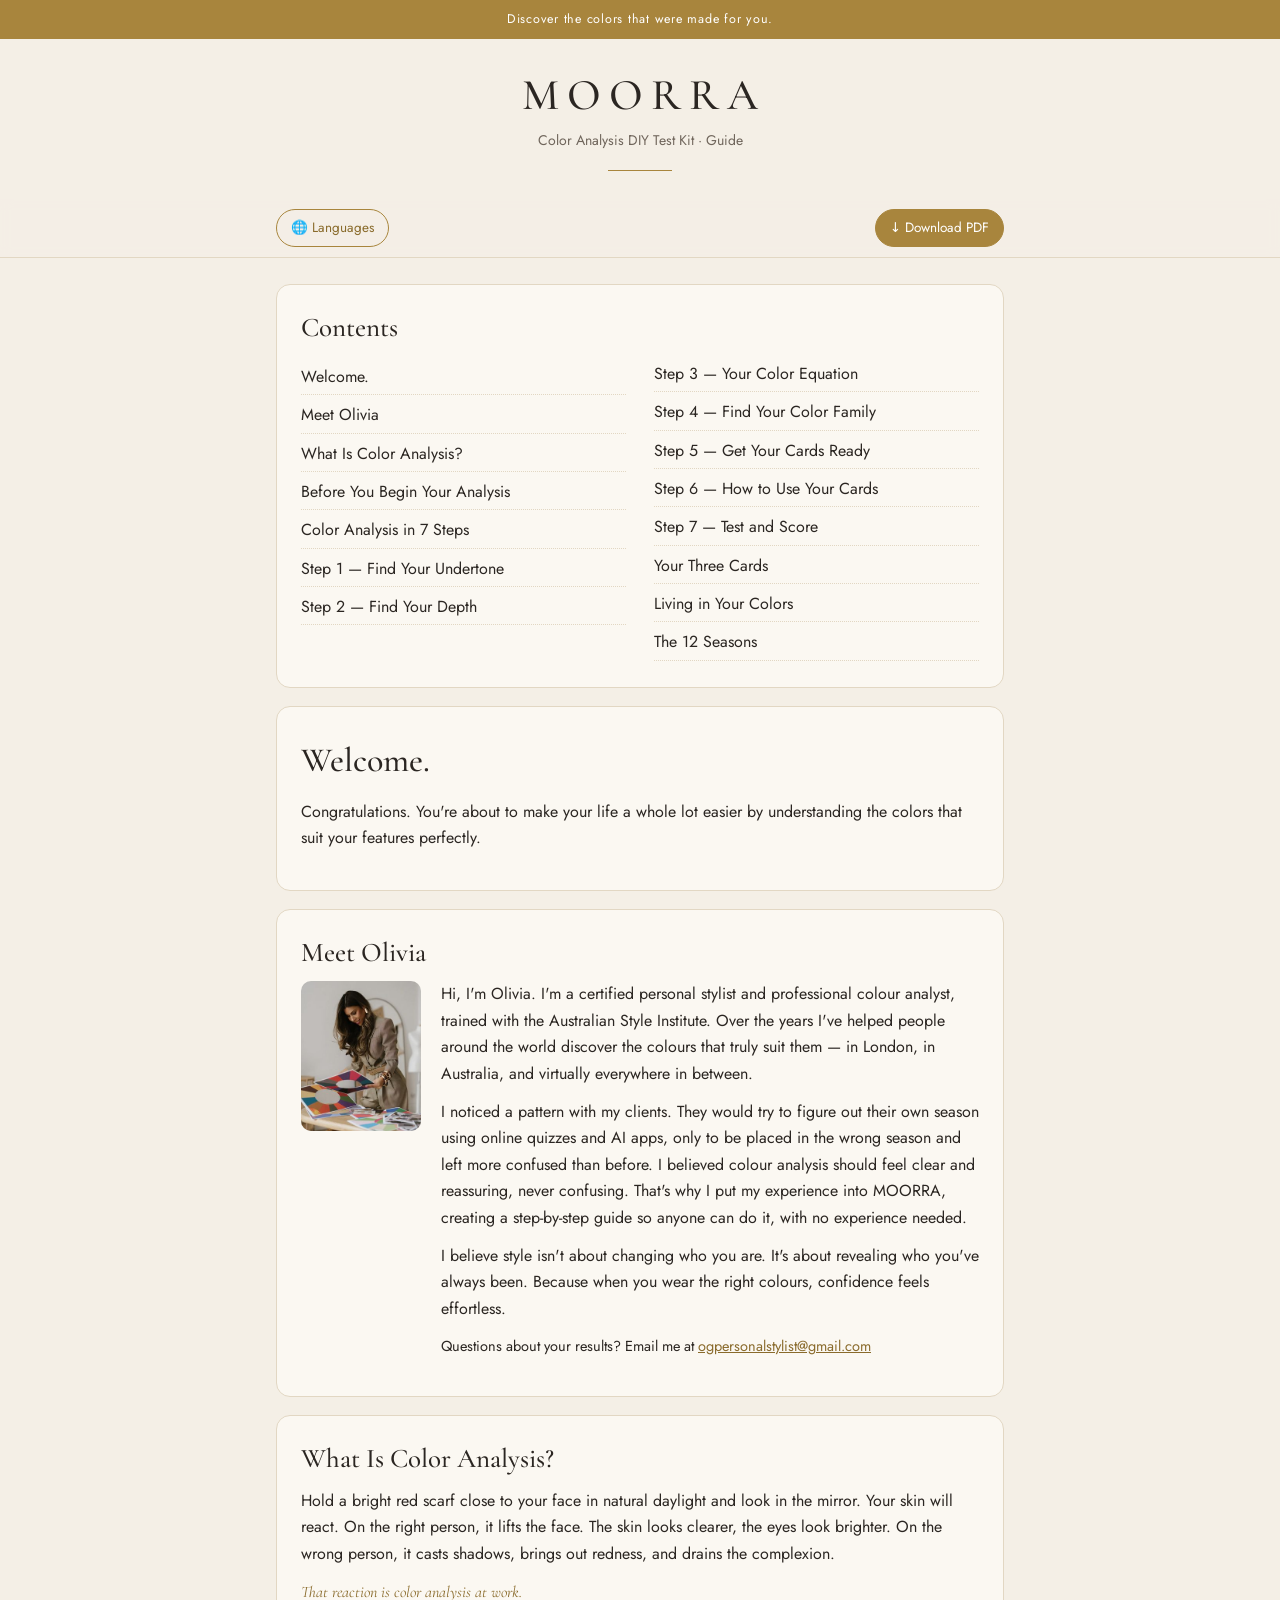
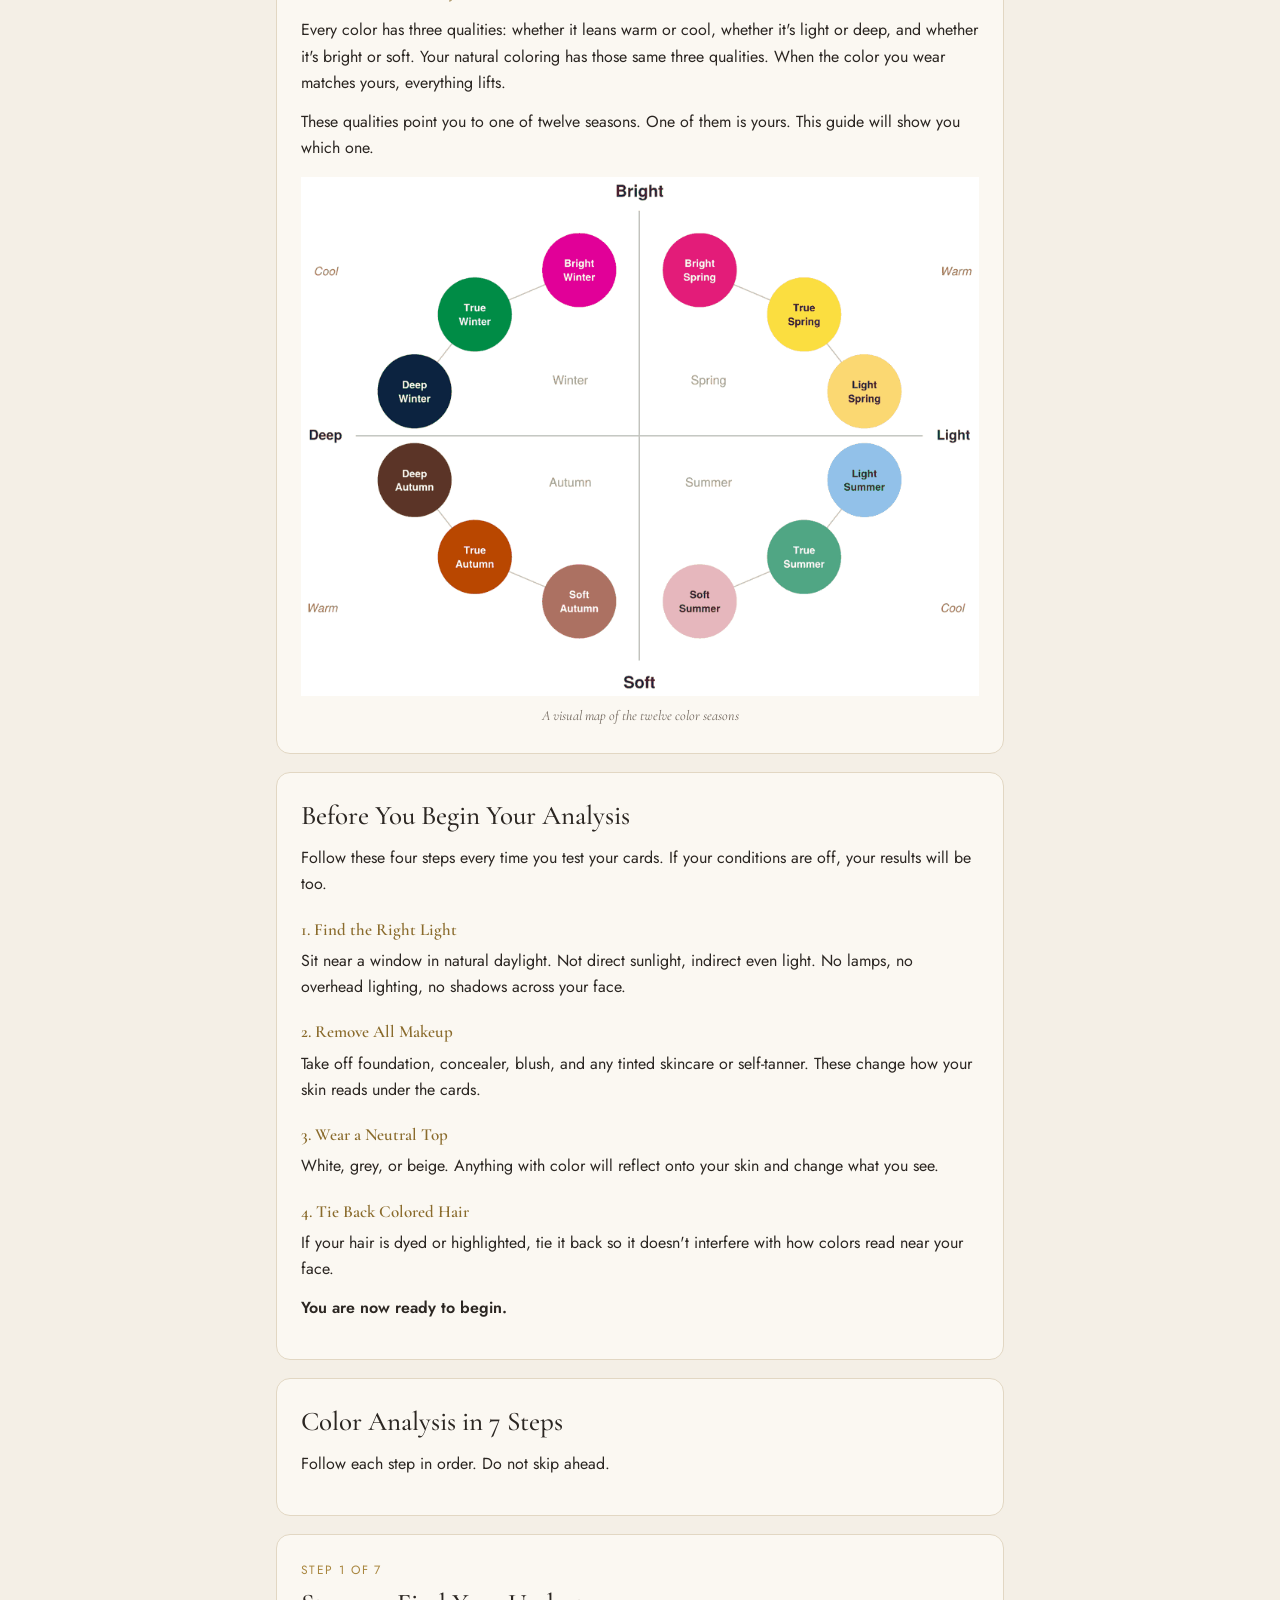
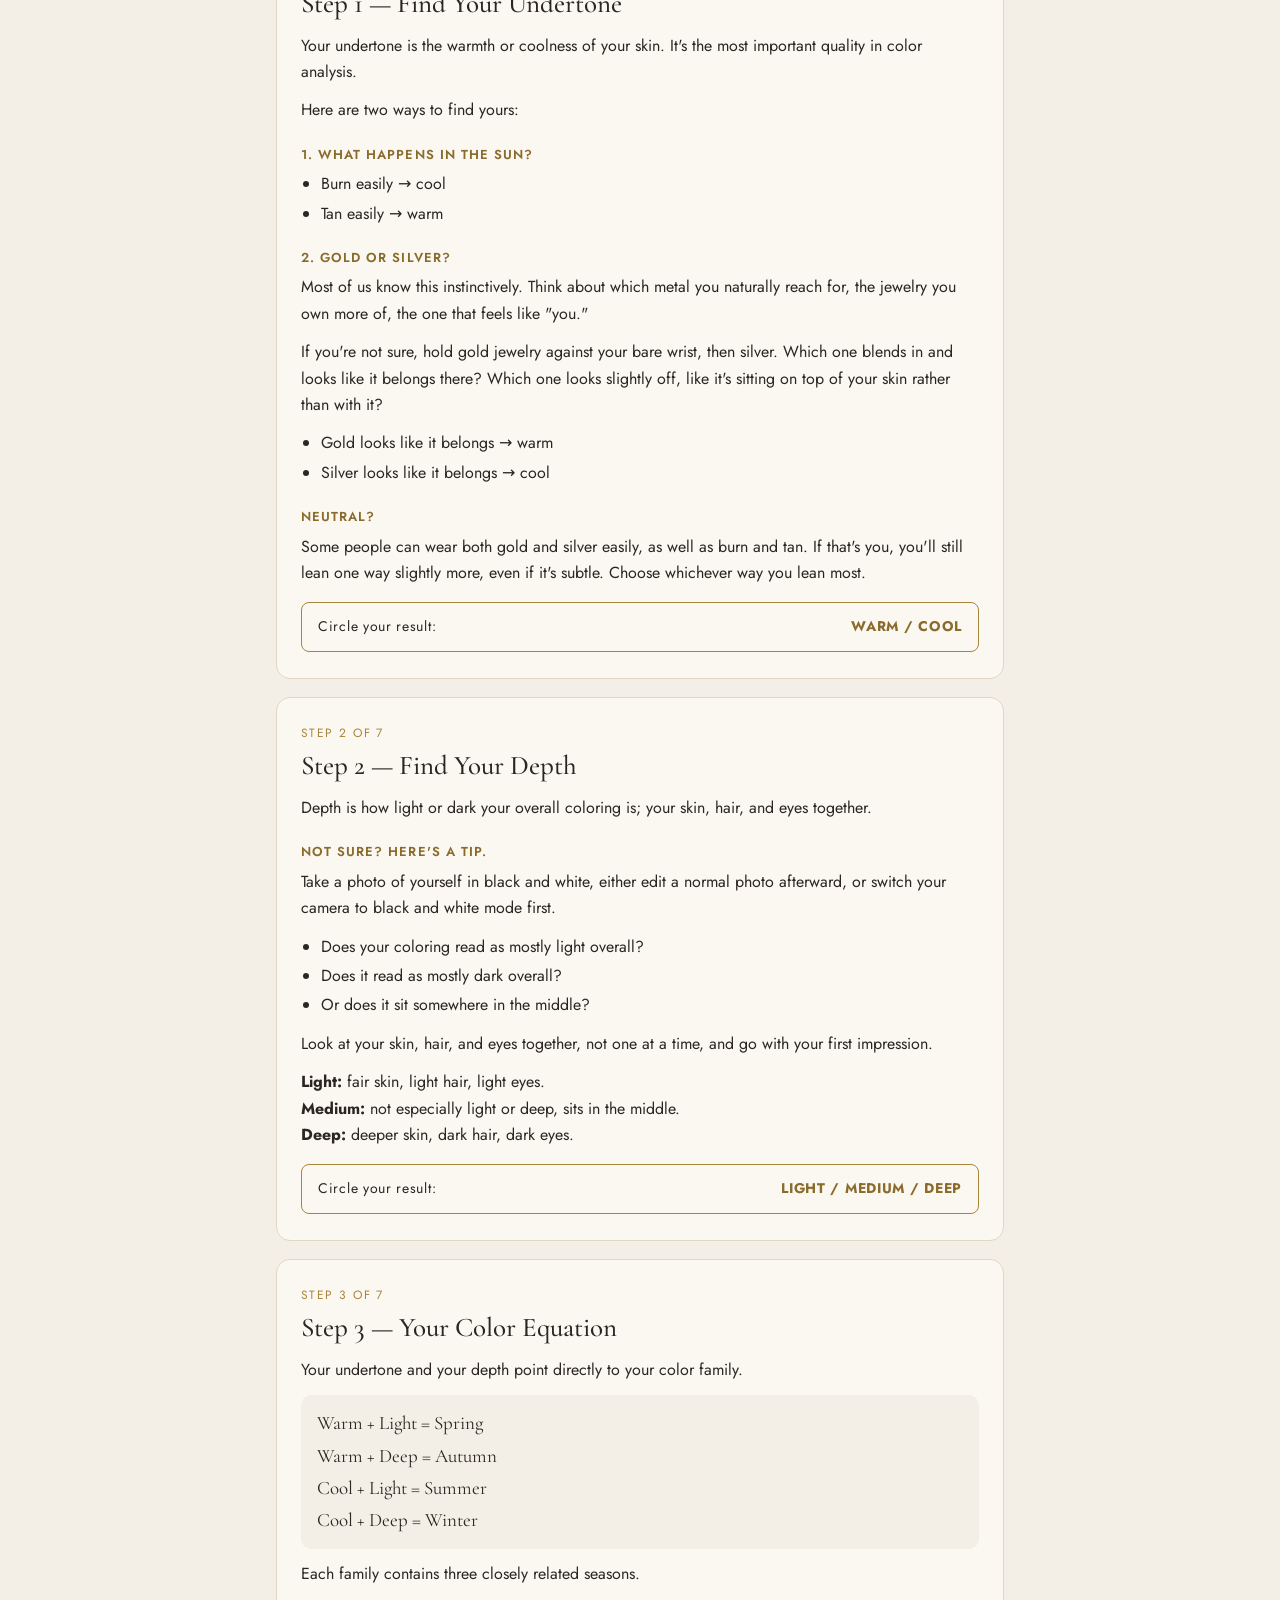
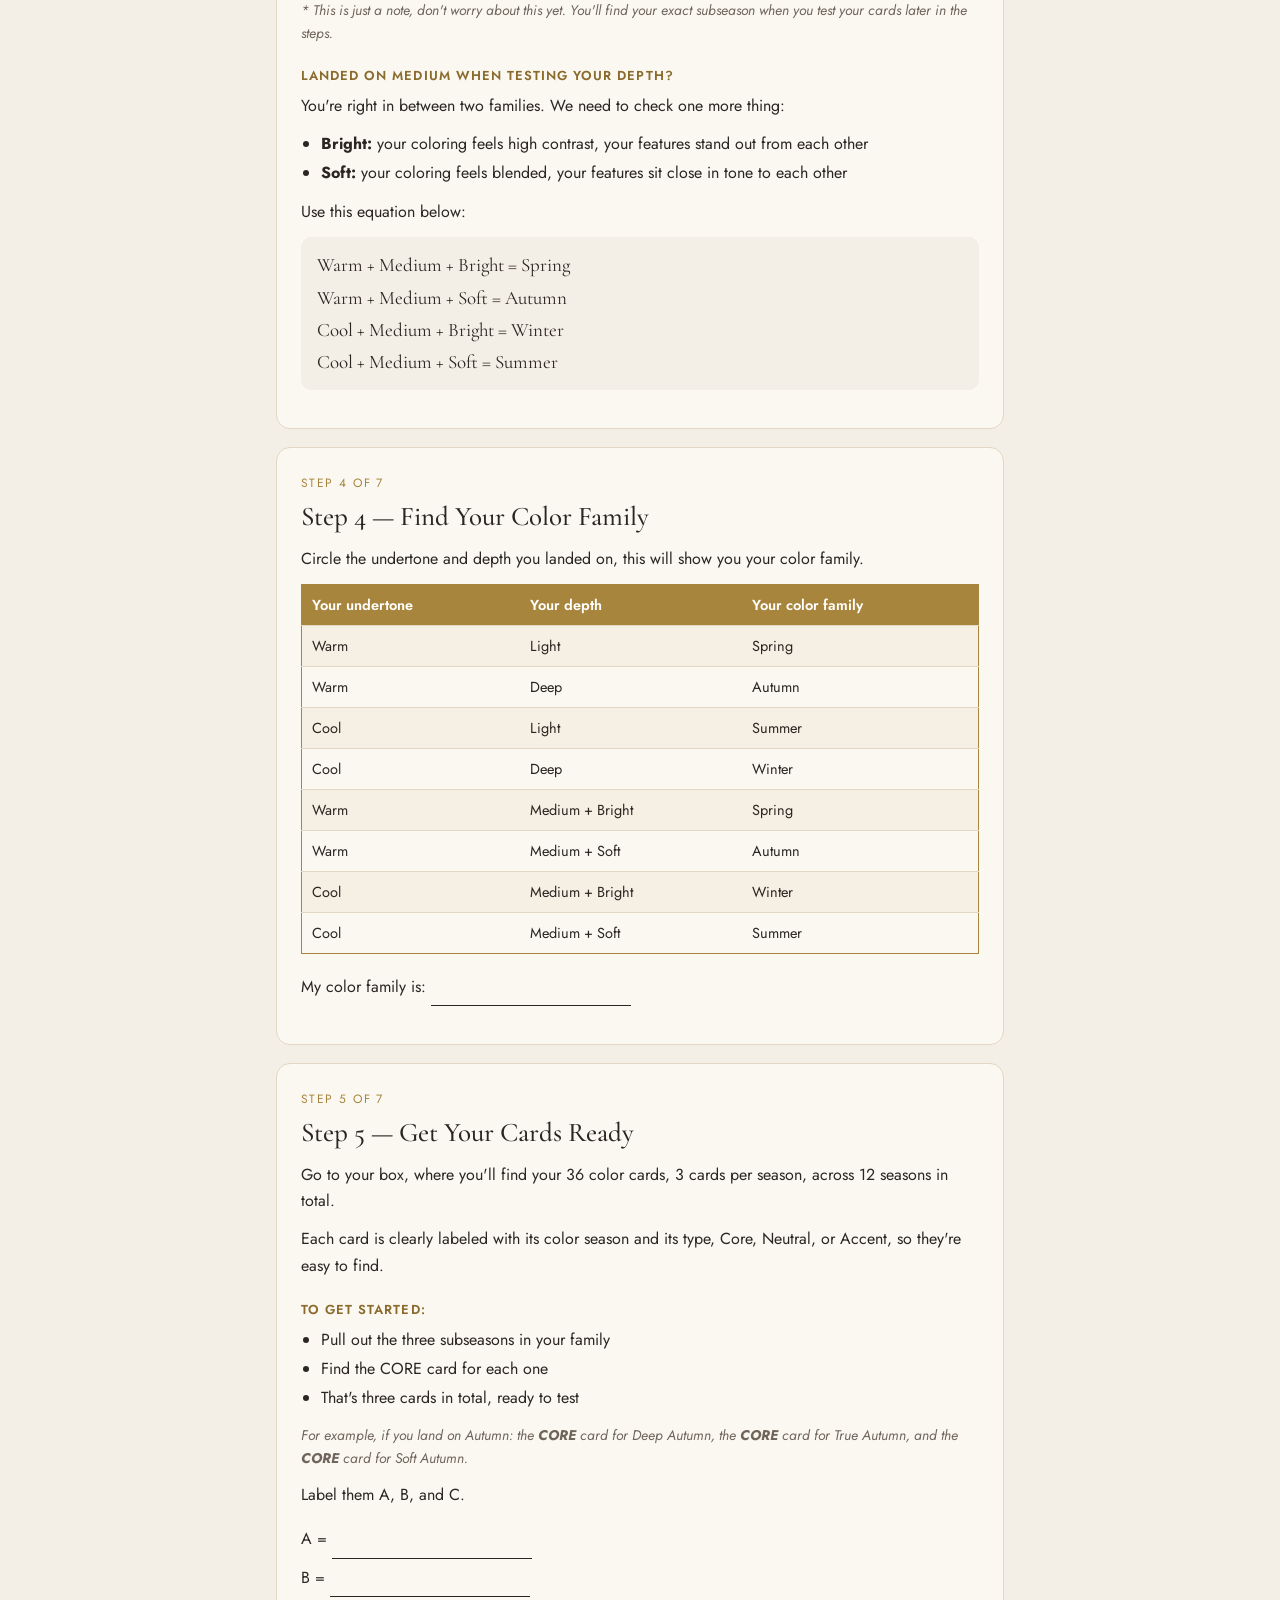
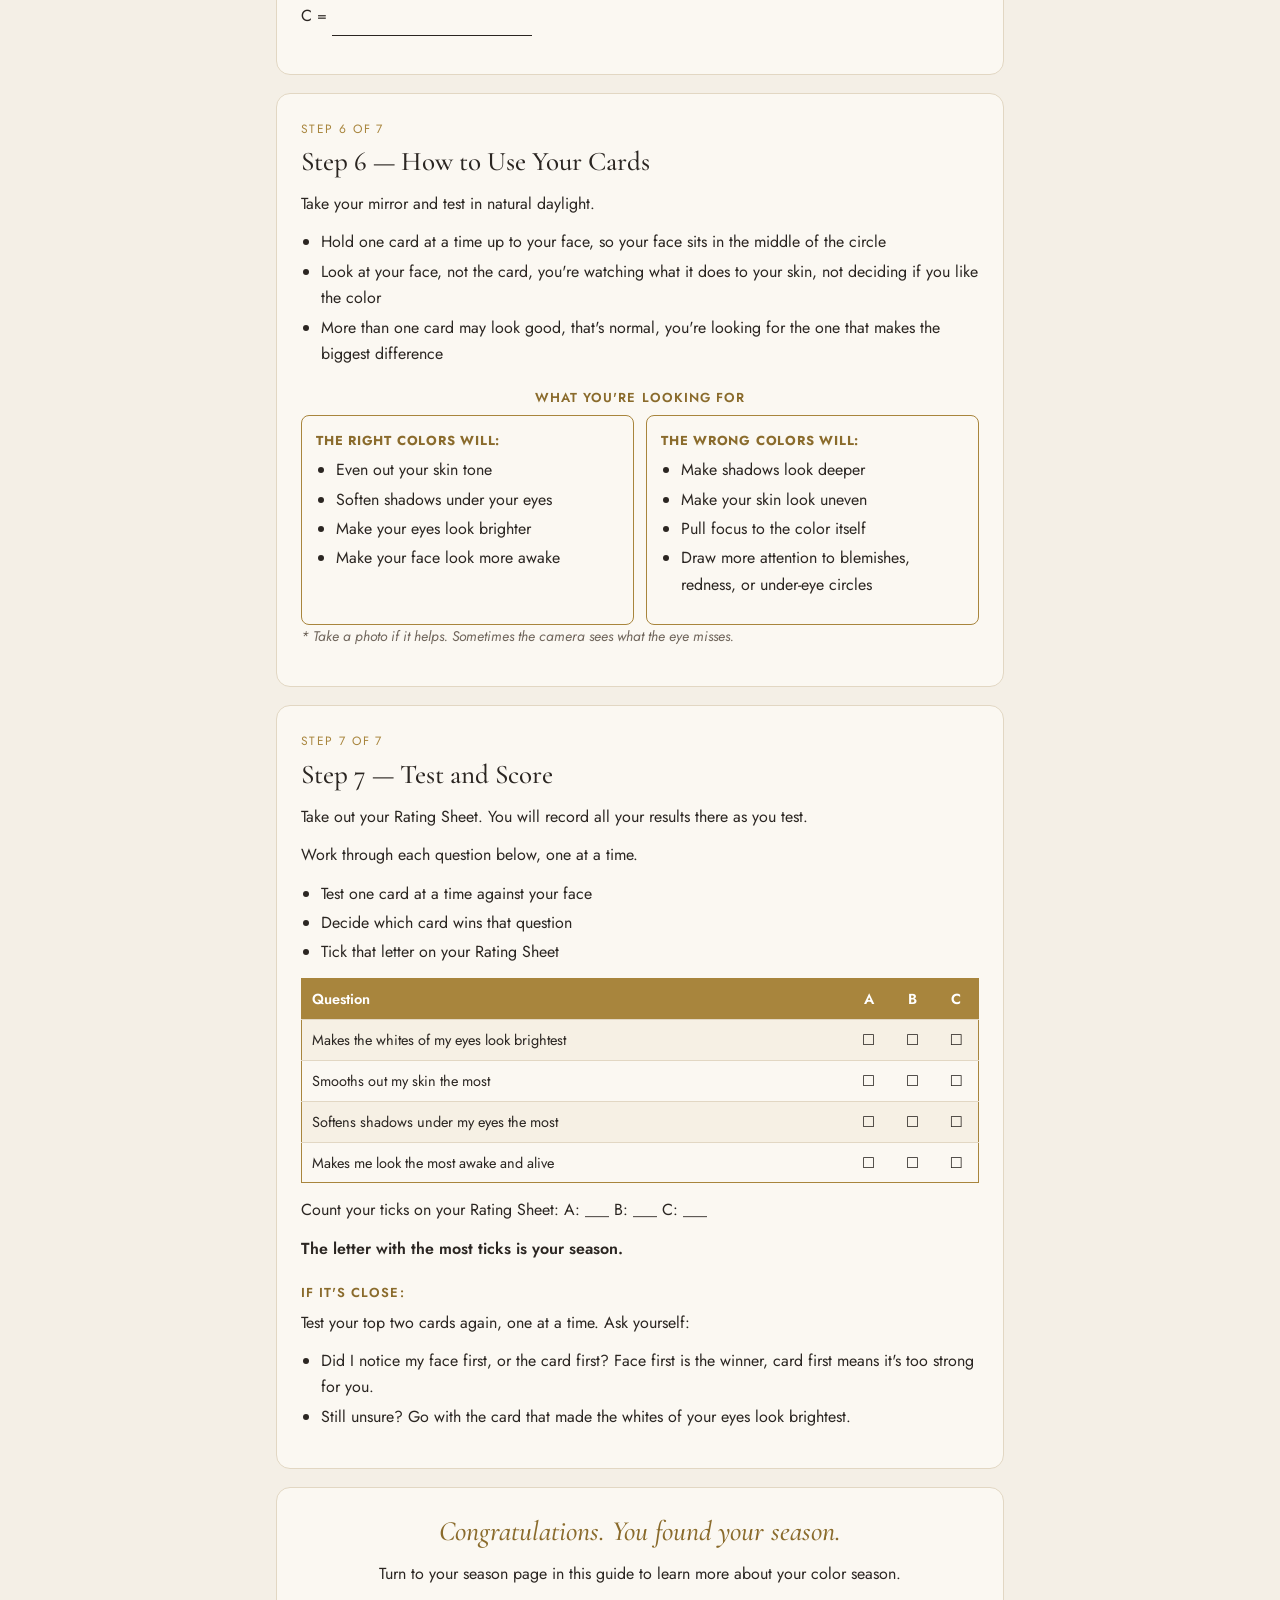
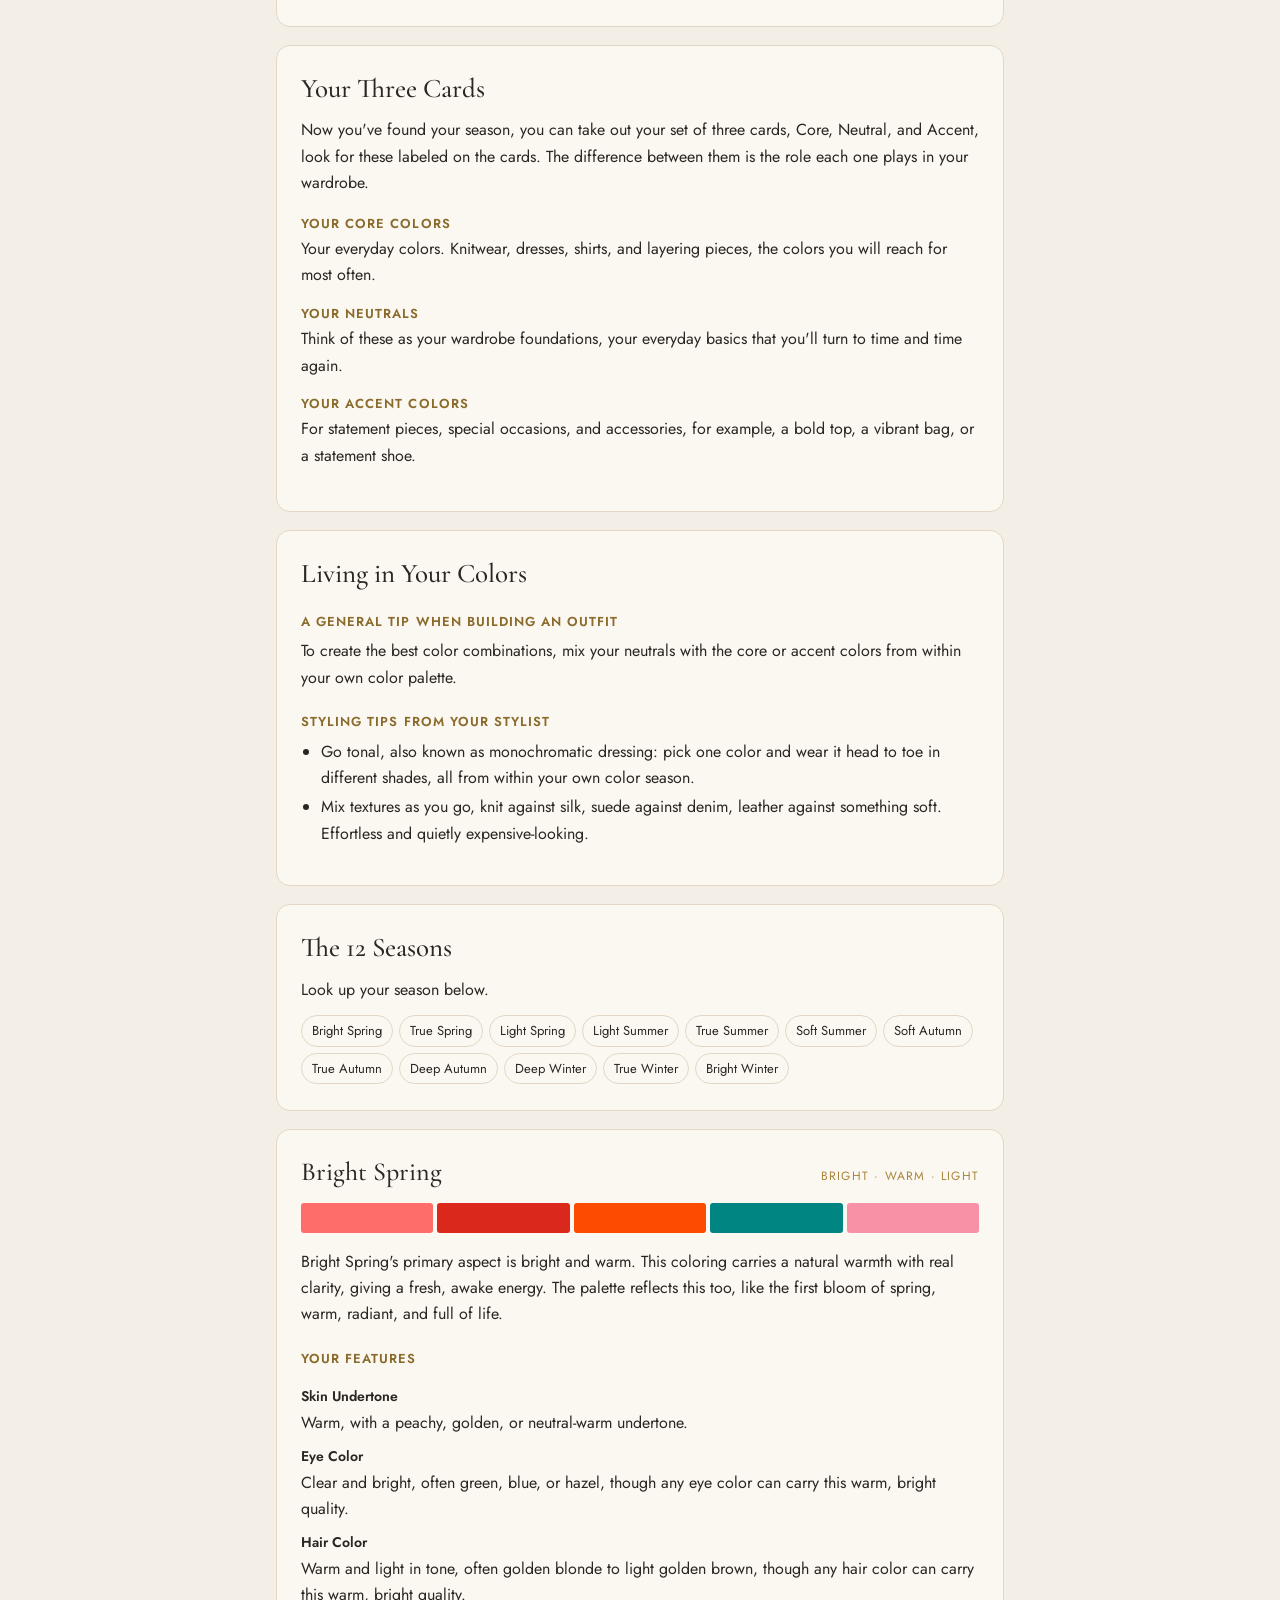
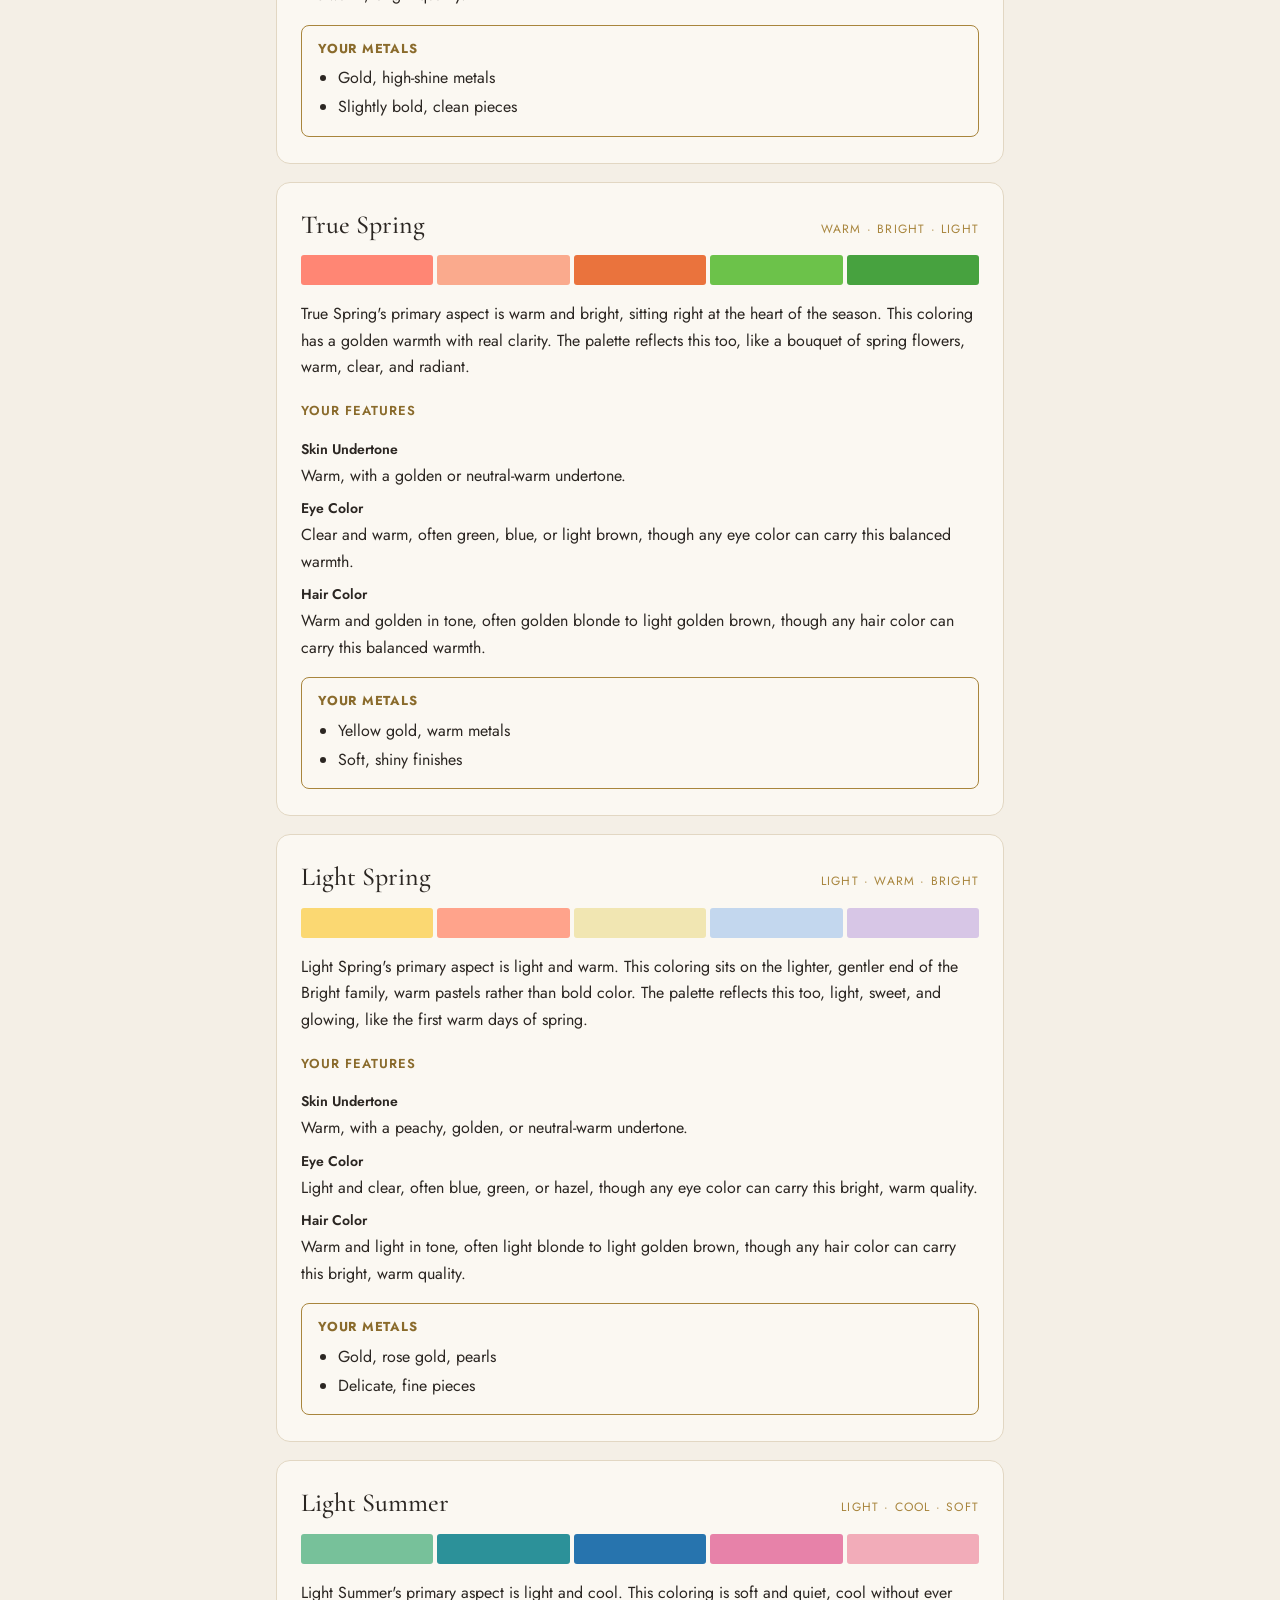
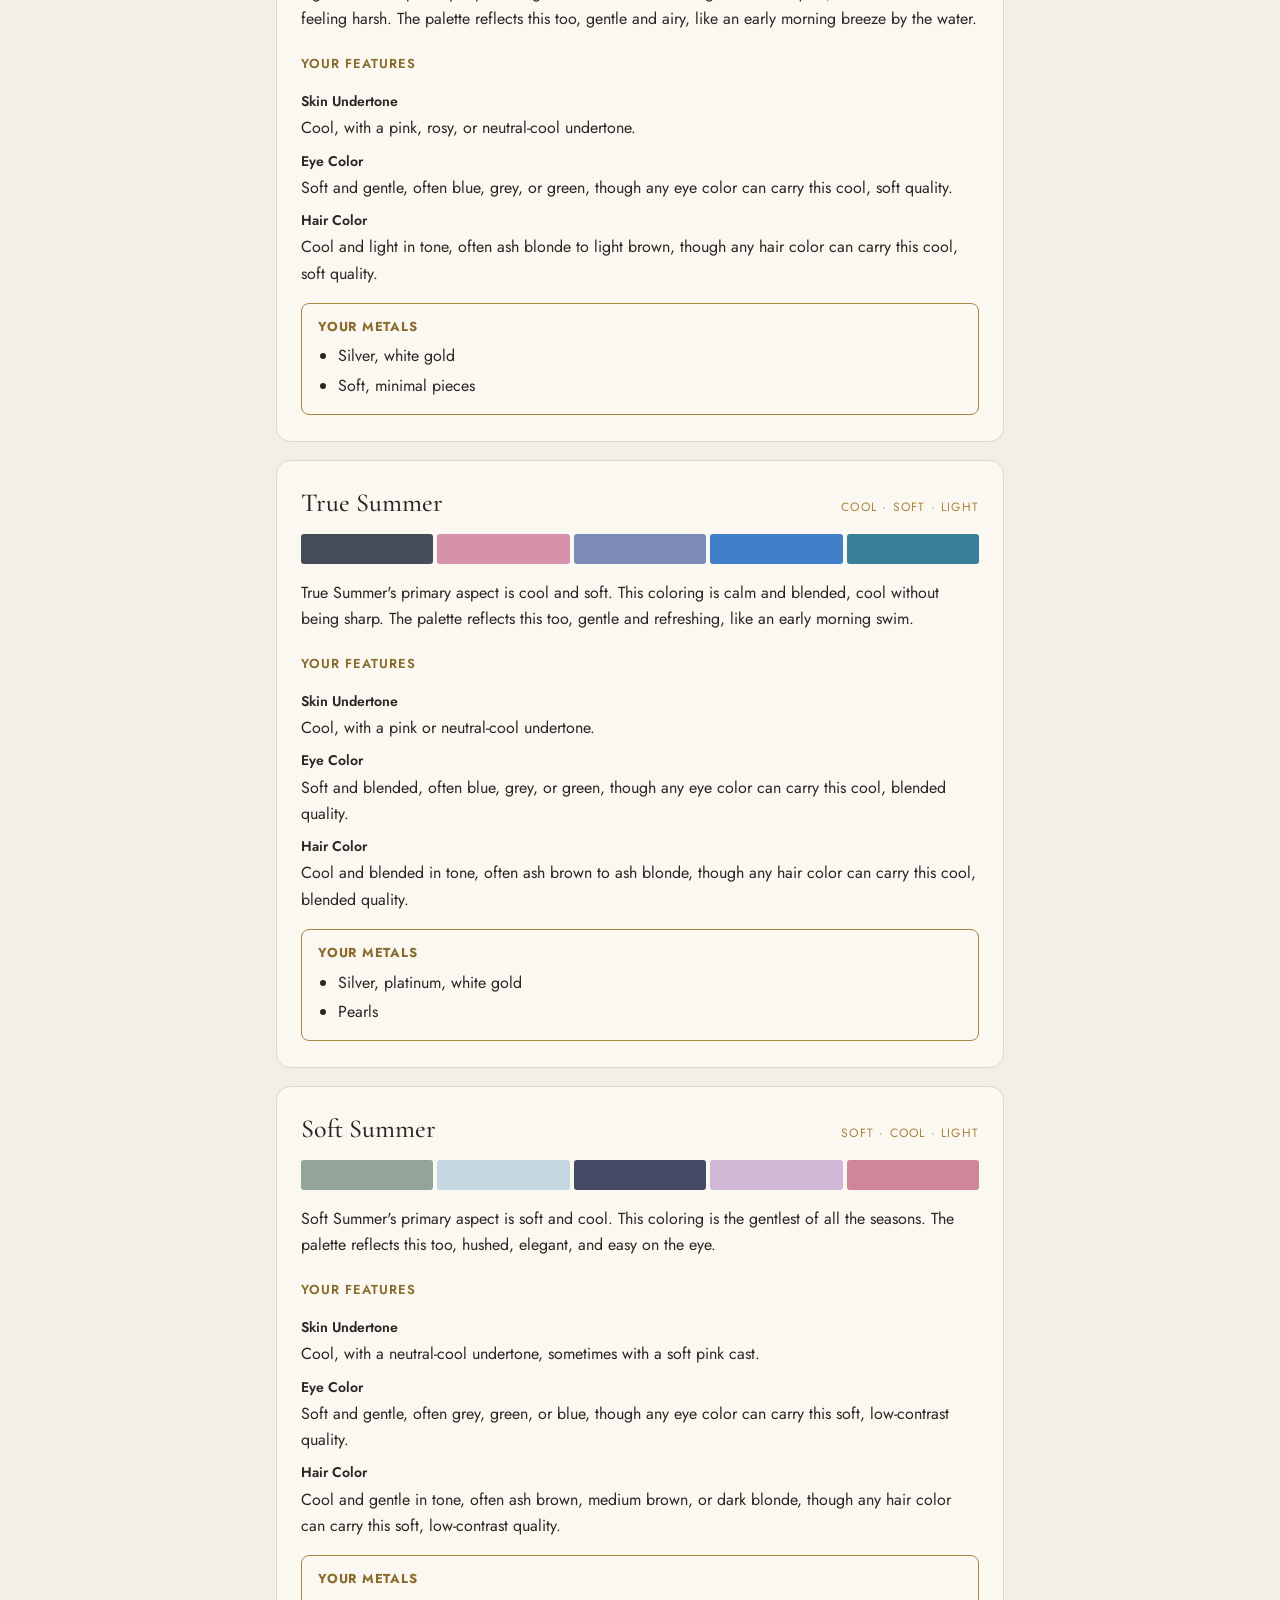
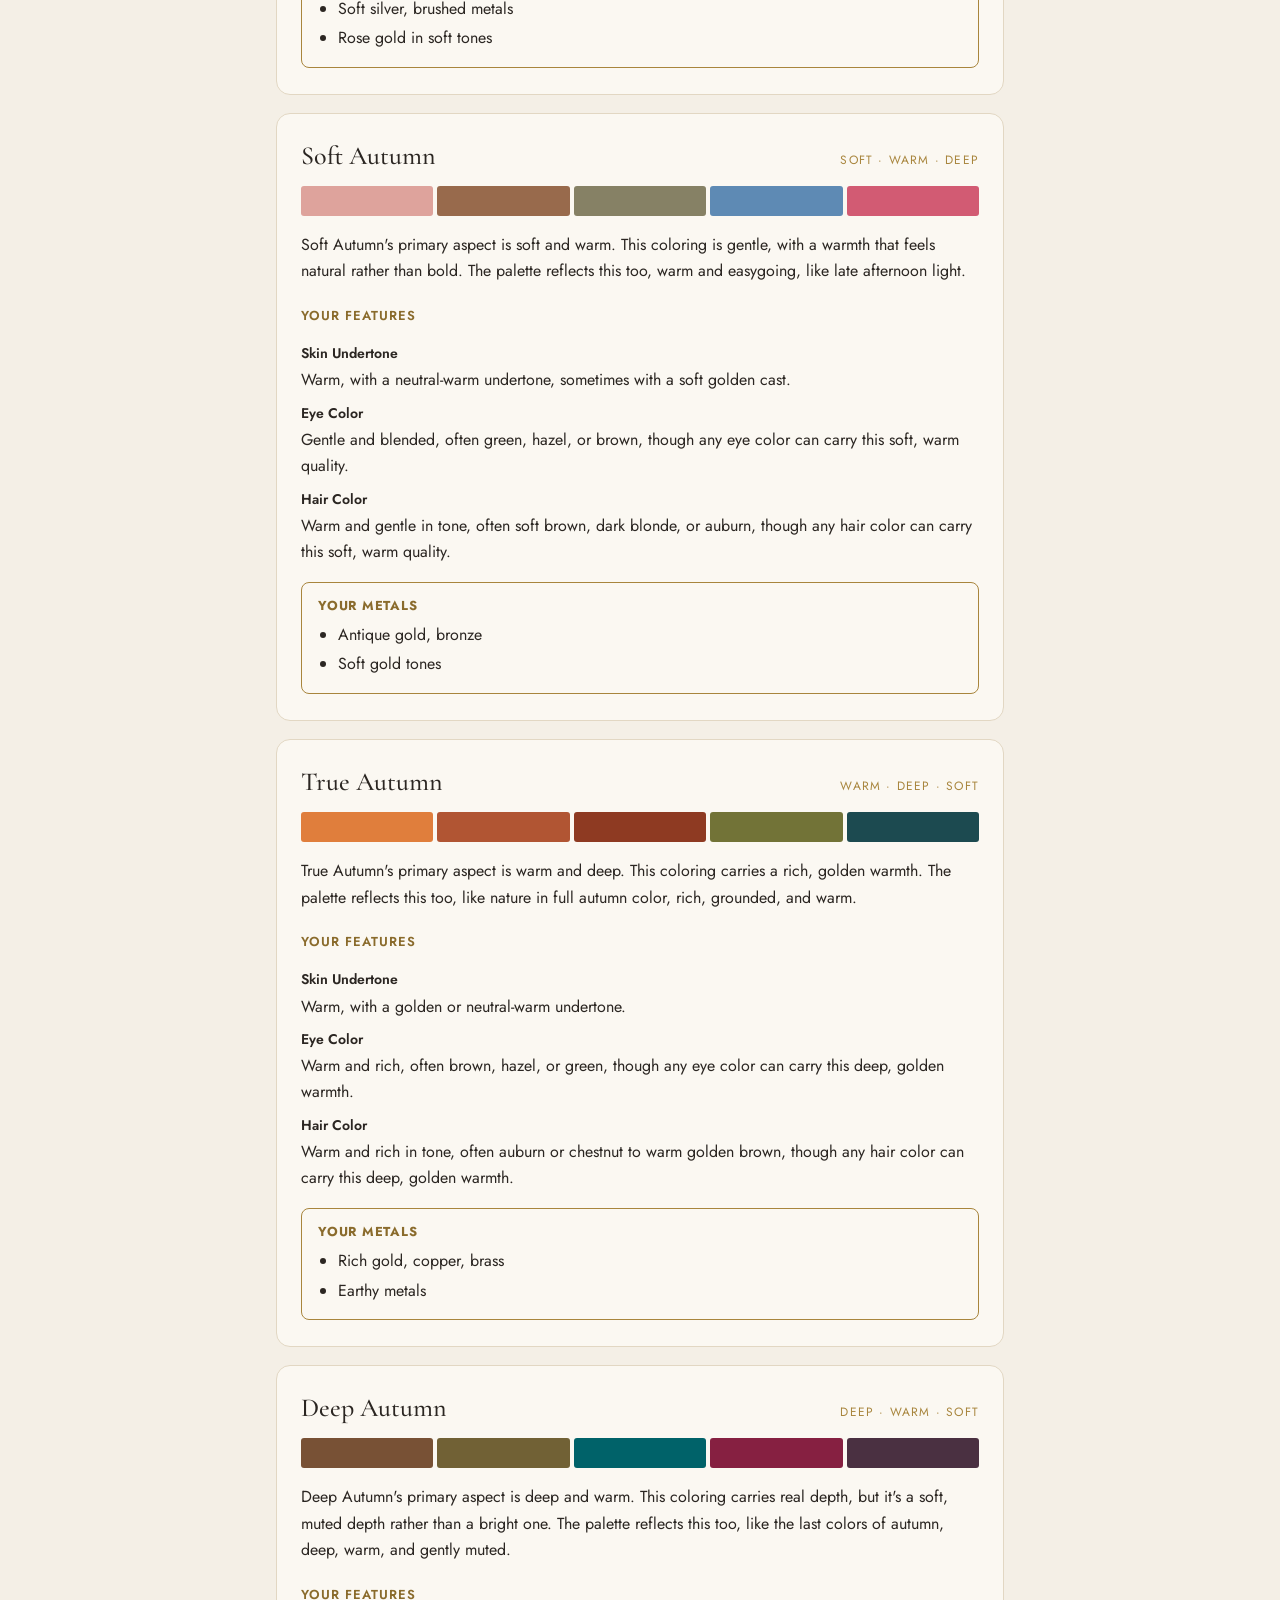
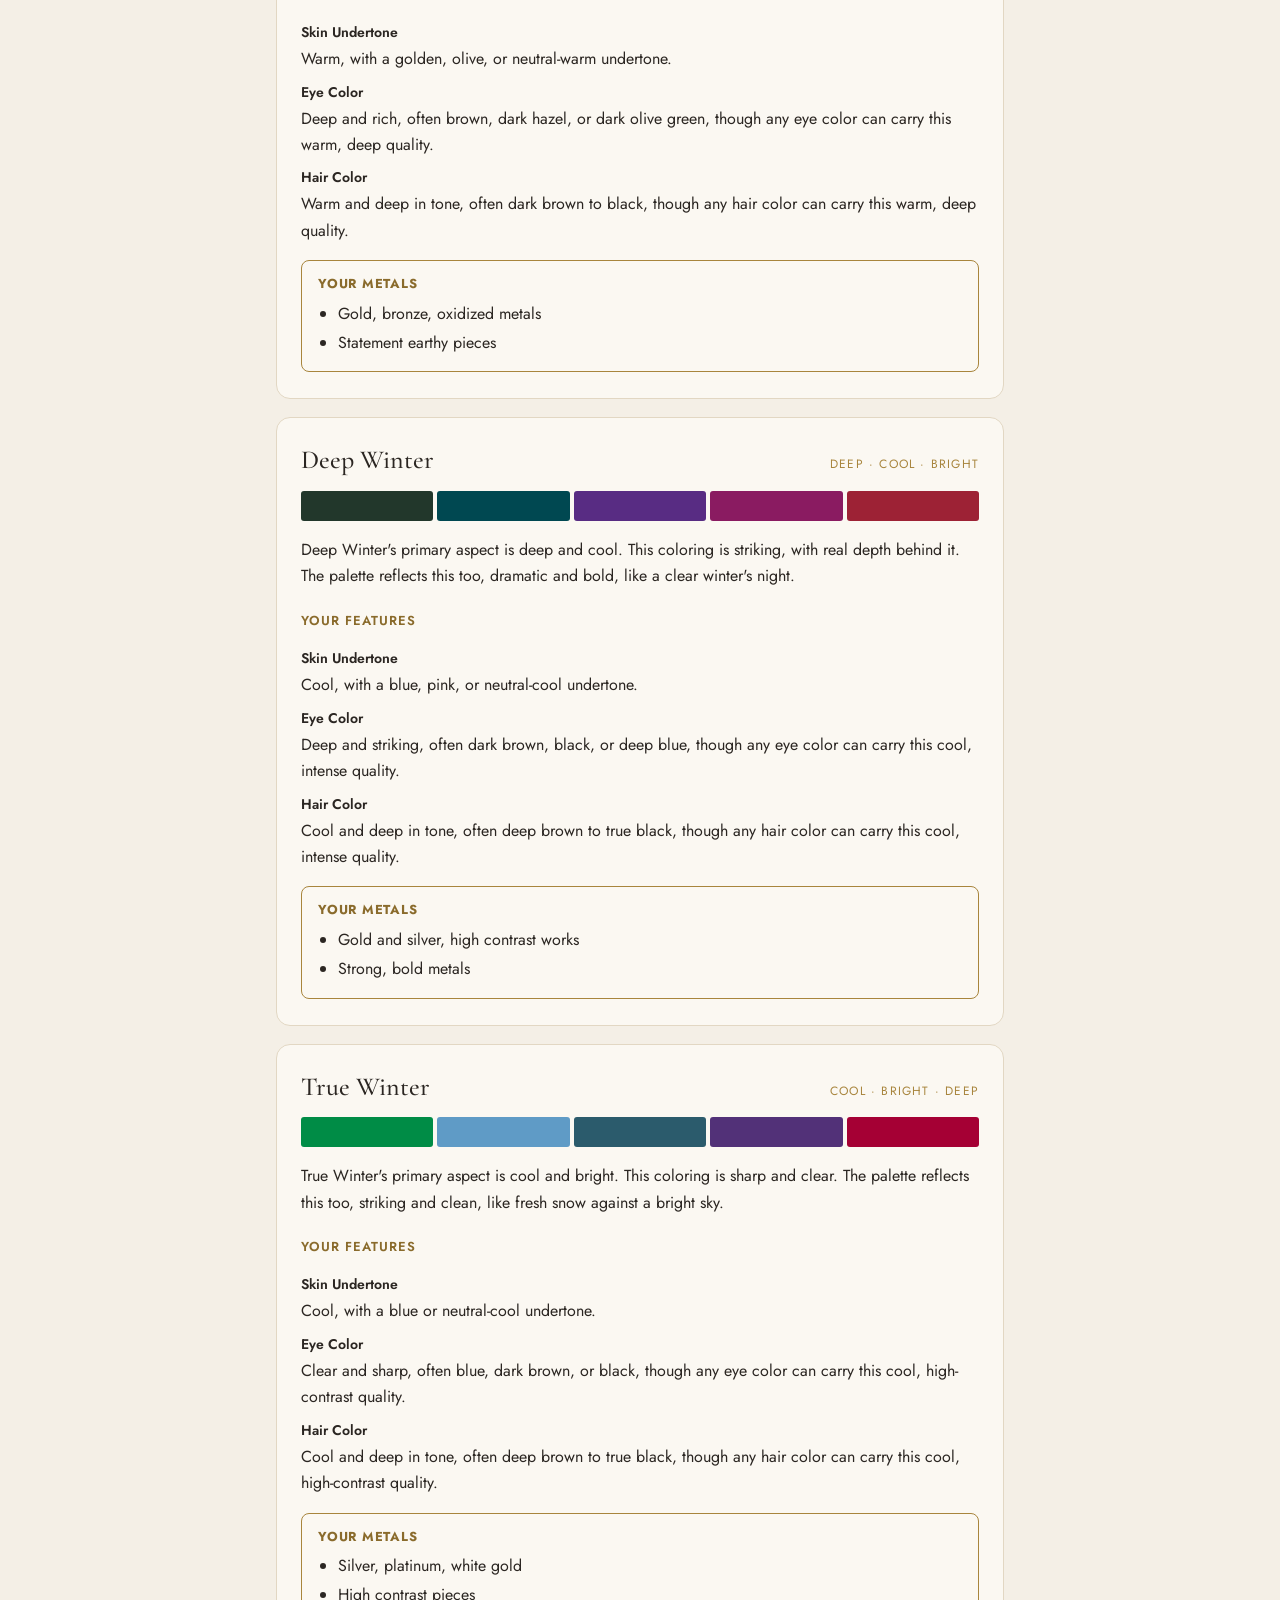
<file: guide/en.html>
<!doctype html><html lang="en" dir="ltr"><head><meta charset="utf-8"><meta name="viewport" content="width=device-width,initial-scale=1"><meta name="robots" content="noindex,nofollow"><title>MOORRA Color Analysis Guide</title><link rel="icon" href="data:image/svg+xml,%3Csvg xmlns='http://www.w3.org/2000/svg' viewBox='0 0 32 32'%3E%3Crect width='32' height='32' rx='6' fill='%23a8853d'/%3E%3Ctext x='16' y='22' font-family='Georgia' font-size='18' fill='white' text-anchor='middle'%3EM%3C/text%3E%3C/svg%3E"><link rel="preconnect" href="https://fonts.googleapis.com"><link rel="preconnect" href="https://fonts.gstatic.com" crossorigin><link href="https://fonts.googleapis.com/css2?family=Cormorant+Garamond:ital,wght@0,400;0,500;0,600;1,400&family=Jost:wght@400;500;600&display=swap" rel="stylesheet"><link rel="stylesheet" href="style.css"><style>:root{--serif:'Cormorant Garamond',Georgia,'Times New Roman',serif;--body:'Jost',system-ui,-apple-system,'Segoe UI',sans-serif}</style></head>
<body>
<div class="band">Discover the colors that were made for you.</div>
<header class="top"><p class="wm">MOORRA</p><p class="kit">Color Analysis DIY Test Kit · Guide</p><div class="rule"></div></header>
<div class="bar noprint"><div class="in"><a class="btn" href="./">&#127760; Languages</a><button class="btn solid" onclick="window.print()">&#8595; Download PDF</button></div></div>
<main>
<section class="card toc cover-follow noprint"><h2>Contents</h2><ol><li><a href="#welcome">Welcome.</a></li><li><a href="#bio">Meet Olivia</a></li><li><a href="#what">What Is Color Analysis?</a></li><li><a href="#before">Before You Begin Your Analysis</a></li><li><a href="#intro7">Color Analysis in 7 Steps</a></li><li><a href="#step1">Step 1 — Find Your Undertone</a></li><li><a href="#step2">Step 2 — Find Your Depth</a></li><li><a href="#step3">Step 3 — Your Color Equation</a></li><li><a href="#step4">Step 4 — Find Your Color Family</a></li><li><a href="#step5">Step 5 — Get Your Cards Ready</a></li><li><a href="#step6">Step 6 — How to Use Your Cards</a></li><li><a href="#step7">Step 7 — Test and Score</a></li><li><a href="#three">Your Three Cards</a></li><li><a href="#living">Living in Your Colors</a></li><li><a href="#seasons_intro">The 12 Seasons</a></li></ol></section>
<section class="card" id="welcome"><h1>Welcome.</h1><p>Congratulations. You're about to make your life a whole lot easier by understanding the colors that suit your features perfectly.</p>
</section>
<section class="card" id="bio"><h2>Meet Olivia</h2><div class="bio"><img src="olivia.jpg" alt="Olivia" width="120" height="150"><div><p>Hi, I'm Olivia. I'm a certified personal stylist and professional colour analyst, trained with the Australian Style Institute. Over the years I've helped people around the world discover the colours that truly suit them — in London, in Australia, and virtually everywhere in between.</p><p>I noticed a pattern with my clients. They would try to figure out their own season using online quizzes and AI apps, only to be placed in the wrong season and left more confused than before. I believed colour analysis should feel clear and reassuring, never confusing. That's why I put my experience into MOORRA, creating a step-by-step guide so anyone can do it, with no experience needed.</p><p>I believe style isn't about changing who you are. It's about revealing who you've always been. Because when you wear the right colours, confidence feels effortless.</p><p class="contact">Questions about your results? Email me at <a href="mailto:ogpersonalstylist@gmail.com">ogpersonalstylist@gmail.com</a></p></div></div>
</section>
<section class="card" id="what"><h2>What Is Color Analysis?</h2><p>Hold a bright red scarf close to your face in natural daylight and look in the mirror. Your skin will react. On the right person, it lifts the face. The skin looks clearer, the eyes look brighter. On the wrong person, it casts shadows, brings out redness, and drains the complexion.</p><p class="em">That reaction is color analysis at work.</p><p>Every color has three qualities: whether it leans warm or cool, whether it's light or deep, and whether it's bright or soft. Your natural coloring has those same three qualities. When the color you wear matches yours, everything lifts.</p><p>These qualities point you to one of twelve seasons. One of them is yours. This guide will show you which one.</p><figure><img src="wheel.png" width="900" height="688" loading="lazy" alt="Twelve color seasons map"><figcaption>A visual map of the twelve color seasons</figcaption></figure>
</section>
<section class="card" id="before"><h2>Before You Begin Your Analysis</h2><p>Follow these four steps every time you test your cards. If your conditions are off, your results will be too.</p><h3>1. Find the Right Light</h3><p>Sit near a window in natural daylight. Not direct sunlight, indirect even light. No lamps, no overhead lighting, no shadows across your face.</p><h3>2. Remove All Makeup</h3><p>Take off foundation, concealer, blush, and any tinted skincare or self-tanner. These change how your skin reads under the cards.</p><h3>3. Wear a Neutral Top</h3><p>White, grey, or beige. Anything with color will reflect onto your skin and change what you see.</p><h3>4. Tie Back Colored Hair</h3><p>If your hair is dyed or highlighted, tie it back so it doesn't interfere with how colors read near your face.</p><p class="strong">You are now ready to begin.</p>
</section>
<section class="card" id="intro7"><h2>Color Analysis in 7 Steps</h2><p>Follow each step in order. Do not skip ahead.</p>
</section>
<section class="card" id="step1"><p class="kicker">Step 1 of 7</p><h2>Step 1 — Find Your Undertone</h2><p>Your undertone is the warmth or coolness of your skin. It's the most important quality in color analysis.</p><p>Here are two ways to find yours:</p><h4>1. What happens in the sun?</h4><ul><li>Burn easily → cool</li><li>Tan easily → warm</li></ul><h4>2. Gold or silver?</h4><p>Most of us know this instinctively. Think about which metal you naturally reach for, the jewelry you own more of, the one that feels like "you."</p><p>If you're not sure, hold gold jewelry against your bare wrist, then silver. Which one blends in and looks like it belongs there? Which one looks slightly off, like it's sitting on top of your skin rather than with it?</p><ul><li>Gold looks like it belongs → warm</li><li>Silver looks like it belongs → cool</li></ul><h4>Neutral?</h4><p>Some people can wear both gold and silver easily, as well as burn and tan. If that's you, you'll still lean one way slightly more, even if it's subtle. Choose whichever way you lean most.</p><div class="result"><span>Circle your result:</span><b>WARM / COOL</b></div>
</section>
<section class="card" id="step2"><p class="kicker">Step 2 of 7</p><h2>Step 2 — Find Your Depth</h2><p>Depth is how light or dark your overall coloring is; your skin, hair, and eyes together.</p><h4>Not sure? Here's a tip.</h4><p>Take a photo of yourself in black and white, either edit a normal photo afterward, or switch your camera to black and white mode first.</p><ul><li>Does your coloring read as mostly light overall?</li><li>Does it read as mostly dark overall?</li><li>Or does it sit somewhere in the middle?</li></ul><p>Look at your skin, hair, and eyes together, not one at a time, and go with your first impression.</p><p><b>Light:</b> fair skin, light hair, light eyes.<br><b>Medium:</b> not especially light or deep, sits in the middle.<br><b>Deep:</b> deeper skin, dark hair, dark eyes.</p><div class="result"><span>Circle your result:</span><b>LIGHT / MEDIUM / DEEP</b></div>
</section>
<section class="card" id="step3"><p class="kicker">Step 3 of 7</p><h2>Step 3 — Your Color Equation</h2><p>Your undertone and your depth point directly to your color family.</p><p class="eq">Warm + Light = Spring<br>Warm + Deep = Autumn<br>Cool + Light = Summer<br>Cool + Deep = Winter</p><p>Each family contains three closely related seasons.</p><p class="note">* This is just a note, don't worry about this yet. You'll find your exact subseason when you test your cards later in the steps.</p><h4>Landed on medium when testing your depth?</h4><p>You're right in between two families. We need to check one more thing:</p><ul><li><b>Bright:</b> your coloring feels high contrast, your features stand out from each other</li><li><b>Soft:</b> your coloring feels blended, your features sit close in tone to each other</li></ul><p>Use this equation below:</p><p class="eq">Warm + Medium + Bright = Spring<br>Warm + Medium + Soft = Autumn<br>Cool + Medium + Bright = Winter<br>Cool + Medium + Soft = Summer</p>
</section>
<section class="card" id="step4"><p class="kicker">Step 4 of 7</p><h2>Step 4 — Find Your Color Family</h2><p>Circle the undertone and depth you landed on, this will show you your color family.</p><table><thead><tr><th>Your undertone</th><th>Your depth</th><th>Your color family</th></tr></thead><tbody><tr><td>Warm</td><td>Light</td><td>Spring</td></tr><tr><td>Warm</td><td>Deep</td><td>Autumn</td></tr><tr><td>Cool</td><td>Light</td><td>Summer</td></tr><tr><td>Cool</td><td>Deep</td><td>Winter</td></tr><tr><td>Warm</td><td>Medium + Bright</td><td>Spring</td></tr><tr><td>Warm</td><td>Medium + Soft</td><td>Autumn</td></tr><tr><td>Cool</td><td>Medium + Bright</td><td>Winter</td></tr><tr><td>Cool</td><td>Medium + Soft</td><td>Summer</td></tr></tbody></table><p class="fill">My color family is: <span class="line"></span></p>
</section>
<section class="card" id="step5"><p class="kicker">Step 5 of 7</p><h2>Step 5 — Get Your Cards Ready</h2><p>Go to your box, where you'll find your 36 color cards, 3 cards per season, across 12 seasons in total.</p><p>Each card is clearly labeled with its color season and its type, Core, Neutral, or Accent, so they're easy to find.</p><h4>To get started:</h4><ul><li>Pull out the three subseasons in your family</li><li>Find the CORE card for each one</li><li>That's three cards in total, ready to test</li></ul><p class="note">For example, if you land on Autumn: the <b>CORE</b> card for Deep Autumn, the <b>CORE</b> card for True Autumn, and the <b>CORE</b> card for Soft Autumn.</p><p>Label them A, B, and C.</p><p class="fill">A = <span class="line"></span><br>B = <span class="line"></span><br>C = <span class="line"></span></p>
</section>
<section class="card" id="step6"><p class="kicker">Step 6 of 7</p><h2>Step 6 — How to Use Your Cards</h2><p>Take your mirror and test in natural daylight.</p><ul><li>Hold one card at a time up to your face, so your face sits in the middle of the circle</li><li>Look at your face, not the card, you're watching what it does to your skin, not deciding if you like the color</li><li>More than one card may look good, that's normal, you're looking for the one that makes the biggest difference</li></ul><h4 class="center">What you're looking for</h4><div class="two"><div class="box"><h5>The right colors will:</h5><ul><li>Even out your skin tone</li><li>Soften shadows under your eyes</li><li>Make your eyes look brighter</li><li>Make your face look more awake</li></ul></div><div class="box"><h5>The wrong colors will:</h5><ul><li>Make shadows look deeper</li><li>Make your skin look uneven</li><li>Pull focus to the color itself</li><li>Draw more attention to blemishes, redness, or under-eye circles</li></ul></div></div><p class="note">* Take a photo if it helps. Sometimes the camera sees what the eye misses.</p>
</section>
<section class="card" id="step7"><p class="kicker">Step 7 of 7</p><h2>Step 7 — Test and Score</h2><p>Take out your Rating Sheet. You will record all your results there as you test.</p><p>Work through each question below, one at a time.</p><ul><li>Test one card at a time against your face</li><li>Decide which card wins that question</li><li>Tick that letter on your Rating Sheet</li></ul><table class="score"><thead><tr><th>Question</th><th>A</th><th>B</th><th>C</th></tr></thead><tbody><tr><td>Makes the whites of my eyes look brightest</td><td>☐</td><td>☐</td><td>☐</td></tr><tr><td>Smooths out my skin the most</td><td>☐</td><td>☐</td><td>☐</td></tr><tr><td>Softens shadows under my eyes the most</td><td>☐</td><td>☐</td><td>☐</td></tr><tr><td>Makes me look the most awake and alive</td><td>☐</td><td>☐</td><td>☐</td></tr></tbody></table><p>Count your ticks on your Rating Sheet: A: ___ B: ___ C: ___</p><p class="strong">The letter with the most ticks is your season.</p><h4>If it's close:</h4><p>Test your top two cards again, one at a time. Ask yourself:</p><ul><li>Did I notice my face first, or the card first? Face first is the winner, card first means it's too strong for you.</li><li>Still unsure? Go with the card that made the whites of your eyes look brightest.</li></ul>
</section>
<section class="card" id="congrats"><h2 class="script">Congratulations. You found your season.</h2><p>Turn to your season page in this guide to learn more about your color season.</p>
</section>
<section class="card" id="three"><h2>Your Three Cards</h2><p>Now you've found your season, you can take out your set of three cards, Core, Neutral, and Accent, look for these labeled on the cards. The difference between them is the role each one plays in your wardrobe.</p><dl><dt>Your Core Colors</dt><dd>Your everyday colors. Knitwear, dresses, shirts, and layering pieces, the colors you will reach for most often.</dd><dt>Your Neutrals</dt><dd>Think of these as your wardrobe foundations, your everyday basics that you'll turn to time and time again.</dd><dt>Your Accent Colors</dt><dd>For statement pieces, special occasions, and accessories, for example, a bold top, a vibrant bag, or a statement shoe.</dd></dl>
</section>
<section class="card" id="living"><h2>Living in Your Colors</h2><h4>A general tip when building an outfit</h4><p>To create the best color combinations, mix your neutrals with the core or accent colors from within your own color palette.</p><h4>Styling tips from your stylist</h4><ul><li>Go tonal, also known as monochromatic dressing: pick one color and wear it head to toe in different shades, all from within your own color season.</li><li>Mix textures as you go, knit against silk, suede against denim, leather against something soft. Effortless and quietly expensive-looking.</li></ul>
</section>
<section class="card" id="seasons_intro"><h2>The 12 Seasons</h2><p>Look up your season below.</p>
<div class="sgrid-nav noprint"><a href="#s-bright-spring">Bright Spring</a><a href="#s-true-spring">True Spring</a><a href="#s-light-spring">Light Spring</a><a href="#s-light-summer">Light Summer</a><a href="#s-true-summer">True Summer</a><a href="#s-soft-summer">Soft Summer</a><a href="#s-soft-autumn">Soft Autumn</a><a href="#s-true-autumn">True Autumn</a><a href="#s-deep-autumn">Deep Autumn</a><a href="#s-deep-winter">Deep Winter</a><a href="#s-true-winter">True Winter</a><a href="#s-bright-winter">Bright Winter</a></div>
</section>
<section class="card season" id="s-bright-spring"><div class="head"><div><h2 class="sname" lang="en" dir="ltr">Bright Spring</h2></div><span class="tags">BRIGHT · WARM · LIGHT</span></div><div class="sw"><span style="background:#ff6d6a"></span><span style="background:#da291c"></span><span style="background:#fc4c02"></span><span style="background:#008583"></span><span style="background:#f891a5"></span></div><p>Bright Spring&#x27;s primary aspect is bright and warm. This coloring carries a natural warmth with real clarity, giving a fresh, awake energy. The palette reflects this too, like the first bloom of spring, warm, radiant, and full of life.</p><h4>Your Features</h4><dl class="feat"><dt>Skin Undertone</dt><dd>Warm, with a peachy, golden, or neutral-warm undertone.</dd><dt>Eye Color</dt><dd>Clear and bright, often green, blue, or hazel, though any eye color can carry this warm, bright quality.</dd><dt>Hair Color</dt><dd>Warm and light in tone, often golden blonde to light golden brown, though any hair color can carry this warm, bright quality.</dd></dl><div class="metals"><h5>Your Metals</h5><ul><li>Gold, high-shine metals</li><li>Slightly bold, clean pieces</li></ul></div></section>
<section class="card season" id="s-true-spring"><div class="head"><div><h2 class="sname" lang="en" dir="ltr">True Spring</h2></div><span class="tags">WARM · BRIGHT · LIGHT</span></div><div class="sw"><span style="background:#ff8674"></span><span style="background:#faaa8d"></span><span style="background:#ea733d"></span><span style="background:#6cc24a"></span><span style="background:#47a23f"></span></div><p>True Spring&#x27;s primary aspect is warm and bright, sitting right at the heart of the season. This coloring has a golden warmth with real clarity. The palette reflects this too, like a bouquet of spring flowers, warm, clear, and radiant.</p><h4>Your Features</h4><dl class="feat"><dt>Skin Undertone</dt><dd>Warm, with a golden or neutral-warm undertone.</dd><dt>Eye Color</dt><dd>Clear and warm, often green, blue, or light brown, though any eye color can carry this balanced warmth.</dd><dt>Hair Color</dt><dd>Warm and golden in tone, often golden blonde to light golden brown, though any hair color can carry this balanced warmth.</dd></dl><div class="metals"><h5>Your Metals</h5><ul><li>Yellow gold, warm metals</li><li>Soft, shiny finishes</li></ul></div></section>
<section class="card season" id="s-light-spring"><div class="head"><div><h2 class="sname" lang="en" dir="ltr">Light Spring</h2></div><span class="tags">LIGHT · WARM · BRIGHT</span></div><div class="sw"><span style="background:#fbd872"></span><span style="background:#ffa38b"></span><span style="background:#f1e6b2"></span><span style="background:#c3d7ee"></span><span style="background:#d7c6e6"></span></div><p>Light Spring&#x27;s primary aspect is light and warm. This coloring sits on the lighter, gentler end of the Bright family, warm pastels rather than bold color. The palette reflects this too, light, sweet, and glowing, like the first warm days of spring.</p><h4>Your Features</h4><dl class="feat"><dt>Skin Undertone</dt><dd>Warm, with a peachy, golden, or neutral-warm undertone.</dd><dt>Eye Color</dt><dd>Light and clear, often blue, green, or hazel, though any eye color can carry this bright, warm quality.</dd><dt>Hair Color</dt><dd>Warm and light in tone, often light blonde to light golden brown, though any hair color can carry this bright, warm quality.</dd></dl><div class="metals"><h5>Your Metals</h5><ul><li>Gold, rose gold, pearls</li><li>Delicate, fine pieces</li></ul></div></section>
<section class="card season" id="s-light-summer"><div class="head"><div><h2 class="sname" lang="en" dir="ltr">Light Summer</h2></div><span class="tags">LIGHT · COOL · SOFT</span></div><div class="sw"><span style="background:#77c19a"></span><span style="background:#2c9199"></span><span style="background:#2774ae"></span><span style="background:#e782a9"></span><span style="background:#f2acb9"></span></div><p>Light Summer&#x27;s primary aspect is light and cool. This coloring is soft and quiet, cool without ever feeling harsh. The palette reflects this too, gentle and airy, like an early morning breeze by the water.</p><h4>Your Features</h4><dl class="feat"><dt>Skin Undertone</dt><dd>Cool, with a pink, rosy, or neutral-cool undertone.</dd><dt>Eye Color</dt><dd>Soft and gentle, often blue, grey, or green, though any eye color can carry this cool, soft quality.</dd><dt>Hair Color</dt><dd>Cool and light in tone, often ash blonde to light brown, though any hair color can carry this cool, soft quality.</dd></dl><div class="metals"><h5>Your Metals</h5><ul><li>Silver, white gold</li><li>Soft, minimal pieces</li></ul></div></section>
<section class="card season" id="s-true-summer"><div class="head"><div><h2 class="sname" lang="en" dir="ltr">True Summer</h2></div><span class="tags">COOL · SOFT · LIGHT</span></div><div class="sw"><span style="background:#474c59"></span><span style="background:#d592aa"></span><span style="background:#7c8aba"></span><span style="background:#407ec9"></span><span style="background:#387f97"></span></div><p>True Summer&#x27;s primary aspect is cool and soft. This coloring is calm and blended, cool without being sharp. The palette reflects this too, gentle and refreshing, like an early morning swim.</p><h4>Your Features</h4><dl class="feat"><dt>Skin Undertone</dt><dd>Cool, with a pink or neutral-cool undertone.</dd><dt>Eye Color</dt><dd>Soft and blended, often blue, grey, or green, though any eye color can carry this cool, blended quality.</dd><dt>Hair Color</dt><dd>Cool and blended in tone, often ash brown to ash blonde, though any hair color can carry this cool, blended quality.</dd></dl><div class="metals"><h5>Your Metals</h5><ul><li>Silver, platinum, white gold</li><li>Pearls</li></ul></div></section>
<section class="card season" id="s-soft-summer"><div class="head"><div><h2 class="sname" lang="en" dir="ltr">Soft Summer</h2></div><span class="tags">SOFT · COOL · LIGHT</span></div><div class="sw"><span style="background:#93a499"></span><span style="background:#c5d8e1"></span><span style="background:#434967"></span><span style="background:#d0b7d5"></span><span style="background:#cf8699"></span></div><p>Soft Summer&#x27;s primary aspect is soft and cool. This coloring is the gentlest of all the seasons. The palette reflects this too, hushed, elegant, and easy on the eye.</p><h4>Your Features</h4><dl class="feat"><dt>Skin Undertone</dt><dd>Cool, with a neutral-cool undertone, sometimes with a soft pink cast.</dd><dt>Eye Color</dt><dd>Soft and gentle, often grey, green, or blue, though any eye color can carry this soft, low-contrast quality.</dd><dt>Hair Color</dt><dd>Cool and gentle in tone, often ash brown, medium brown, or dark blonde, though any hair color can carry this soft, low-contrast quality.</dd></dl><div class="metals"><h5>Your Metals</h5><ul><li>Soft silver, brushed metals</li><li>Rose gold in soft tones</li></ul></div></section>
<section class="card season" id="s-soft-autumn"><div class="head"><div><h2 class="sname" lang="en" dir="ltr">Soft Autumn</h2></div><span class="tags">SOFT · WARM · DEEP</span></div><div class="sw"><span style="background:#dea39c"></span><span style="background:#986a4c"></span><span style="background:#868165"></span><span style="background:#5e8ab4"></span><span style="background:#d25b73"></span></div><p>Soft Autumn&#x27;s primary aspect is soft and warm. This coloring is gentle, with a warmth that feels natural rather than bold. The palette reflects this too, warm and easygoing, like late afternoon light.</p><h4>Your Features</h4><dl class="feat"><dt>Skin Undertone</dt><dd>Warm, with a neutral-warm undertone, sometimes with a soft golden cast.</dd><dt>Eye Color</dt><dd>Gentle and blended, often green, hazel, or brown, though any eye color can carry this soft, warm quality.</dd><dt>Hair Color</dt><dd>Warm and gentle in tone, often soft brown, dark blonde, or auburn, though any hair color can carry this soft, warm quality.</dd></dl><div class="metals"><h5>Your Metals</h5><ul><li>Antique gold, bronze</li><li>Soft gold tones</li></ul></div></section>
<section class="card season" id="s-true-autumn"><div class="head"><div><h2 class="sname" lang="en" dir="ltr">True Autumn</h2></div><span class="tags">WARM · DEEP · SOFT</span></div><div class="sw"><span style="background:#e07e3c"></span><span style="background:#b15533"></span><span style="background:#8e3a22"></span><span style="background:#727337"></span><span style="background:#1c4a50"></span></div><p>True Autumn&#x27;s primary aspect is warm and deep. This coloring carries a rich, golden warmth. The palette reflects this too, like nature in full autumn color, rich, grounded, and warm.</p><h4>Your Features</h4><dl class="feat"><dt>Skin Undertone</dt><dd>Warm, with a golden or neutral-warm undertone.</dd><dt>Eye Color</dt><dd>Warm and rich, often brown, hazel, or green, though any eye color can carry this deep, golden warmth.</dd><dt>Hair Color</dt><dd>Warm and rich in tone, often auburn or chestnut to warm golden brown, though any hair color can carry this deep, golden warmth.</dd></dl><div class="metals"><h5>Your Metals</h5><ul><li>Rich gold, copper, brass</li><li>Earthy metals</li></ul></div></section>
<section class="card season" id="s-deep-autumn"><div class="head"><div><h2 class="sname" lang="en" dir="ltr">Deep Autumn</h2></div><span class="tags">DEEP · WARM · SOFT</span></div><div class="sw"><span style="background:#785135"></span><span style="background:#716135"></span><span style="background:#006269"></span><span style="background:#862041"></span><span style="background:#4a3041"></span></div><p>Deep Autumn&#x27;s primary aspect is deep and warm. This coloring carries real depth, but it&#x27;s a soft, muted depth rather than a bright one. The palette reflects this too, like the last colors of autumn, deep, warm, and gently muted.</p><h4>Your Features</h4><dl class="feat"><dt>Skin Undertone</dt><dd>Warm, with a golden, olive, or neutral-warm undertone.</dd><dt>Eye Color</dt><dd>Deep and rich, often brown, dark hazel, or dark olive green, though any eye color can carry this warm, deep quality.</dd><dt>Hair Color</dt><dd>Warm and deep in tone, often dark brown to black, though any hair color can carry this warm, deep quality.</dd></dl><div class="metals"><h5>Your Metals</h5><ul><li>Gold, bronze, oxidized metals</li><li>Statement earthy pieces</li></ul></div></section>
<section class="card season" id="s-deep-winter"><div class="head"><div><h2 class="sname" lang="en" dir="ltr">Deep Winter</h2></div><span class="tags">DEEP · COOL · BRIGHT</span></div><div class="sw"><span style="background:#22372b"></span><span style="background:#004851"></span><span style="background:#582c83"></span><span style="background:#8a1b61"></span><span style="background:#9d2235"></span></div><p>Deep Winter&#x27;s primary aspect is deep and cool. This coloring is striking, with real depth behind it. The palette reflects this too, dramatic and bold, like a clear winter&#x27;s night.</p><h4>Your Features</h4><dl class="feat"><dt>Skin Undertone</dt><dd>Cool, with a blue, pink, or neutral-cool undertone.</dd><dt>Eye Color</dt><dd>Deep and striking, often dark brown, black, or deep blue, though any eye color can carry this cool, intense quality.</dd><dt>Hair Color</dt><dd>Cool and deep in tone, often deep brown to true black, though any hair color can carry this cool, intense quality.</dd></dl><div class="metals"><h5>Your Metals</h5><ul><li>Gold and silver, high contrast works</li><li>Strong, bold metals</li></ul></div></section>
<section class="card season" id="s-true-winter"><div class="head"><div><h2 class="sname" lang="en" dir="ltr">True Winter</h2></div><span class="tags">COOL · BRIGHT · DEEP</span></div><div class="sw"><span style="background:#008c46"></span><span style="background:#5f9bc6"></span><span style="background:#2b5b6c"></span><span style="background:#523178"></span><span style="background:#a50034"></span></div><p>True Winter&#x27;s primary aspect is cool and bright. This coloring is sharp and clear. The palette reflects this too, striking and clean, like fresh snow against a bright sky.</p><h4>Your Features</h4><dl class="feat"><dt>Skin Undertone</dt><dd>Cool, with a blue or neutral-cool undertone.</dd><dt>Eye Color</dt><dd>Clear and sharp, often blue, dark brown, or black, though any eye color can carry this cool, high-contrast quality.</dd><dt>Hair Color</dt><dd>Cool and deep in tone, often deep brown to true black, though any hair color can carry this cool, high-contrast quality.</dd></dl><div class="metals"><h5>Your Metals</h5><ul><li>Silver, platinum, white gold</li><li>High contrast pieces</li></ul></div></section>
<section class="card season" id="s-bright-winter"><div class="head"><div><h2 class="sname" lang="en" dir="ltr">Bright Winter</h2></div><span class="tags">BRIGHT · COOL · DEEP</span></div><div class="sw"><span style="background:#aed000"></span><span style="background:#00a376"></span><span style="background:#007db4"></span><span style="background:#f1a7dc"></span><span style="background:#c5003e"></span></div><p>Bright Winter&#x27;s primary aspect is bright and cool. This coloring is the boldest of all the seasons. The palette reflects this too, bright and electric, like city lights at night.</p><h4>Your Features</h4><dl class="feat"><dt>Skin Undertone</dt><dd>Cool, with a pink, blue, or neutral-cool undertone.</dd><dt>Eye Color</dt><dd>Bright and clear, often blue, green, or hazel, though any eye color can carry this cool, high-impact quality.</dd><dt>Hair Color</dt><dd>Cool and deep in tone, often medium brown to black, often with natural shine, though any hair color can carry this cool, high-impact quality.</dd></dl><div class="metals"><h5>Your Metals</h5><ul><li>High-shine silver, platinum</li><li>Bold, clean metals</li></ul></div></section>
</main><footer><p class="wm small">MOORRA</p><p class="tag2">Discover the colors that were made for you.</p><div class="band">12 Seasons · 36 Color Cards · Designed by a Professional Color Analyst</div></footer></body></html>
</file>
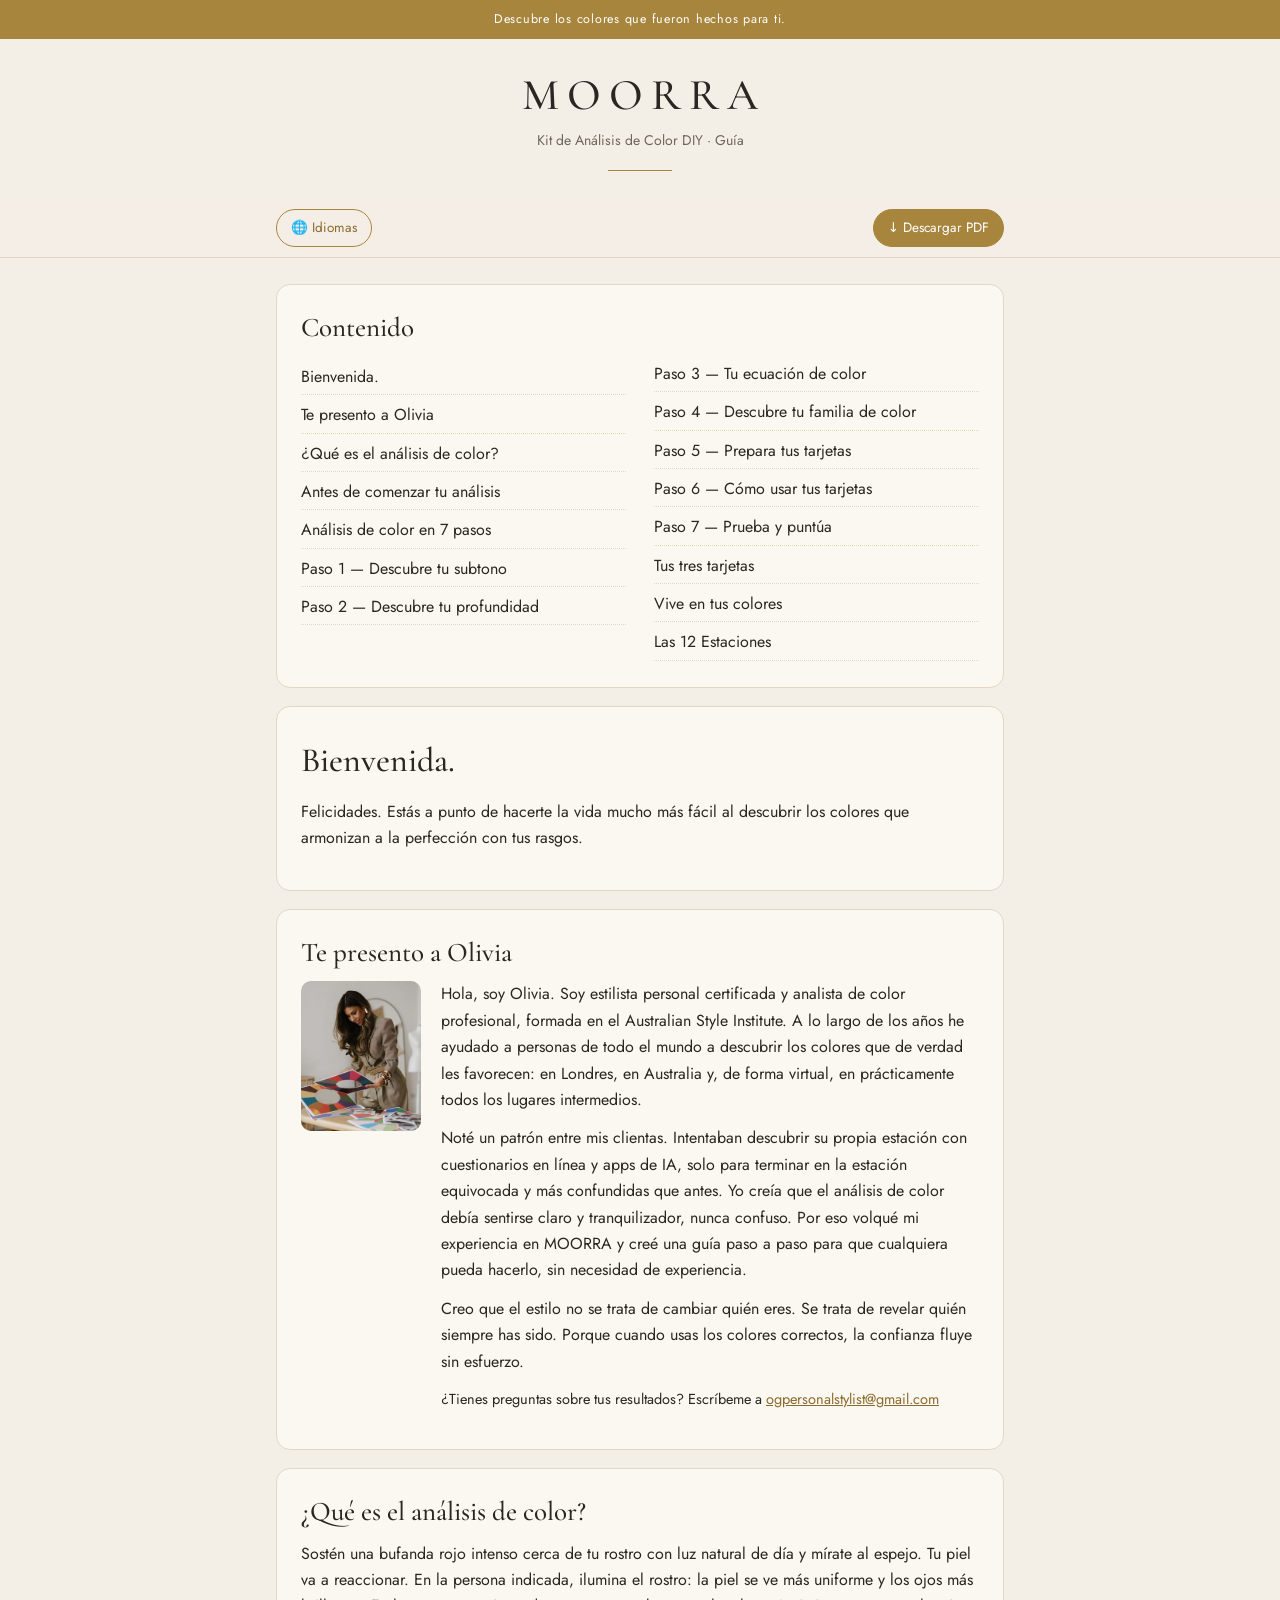
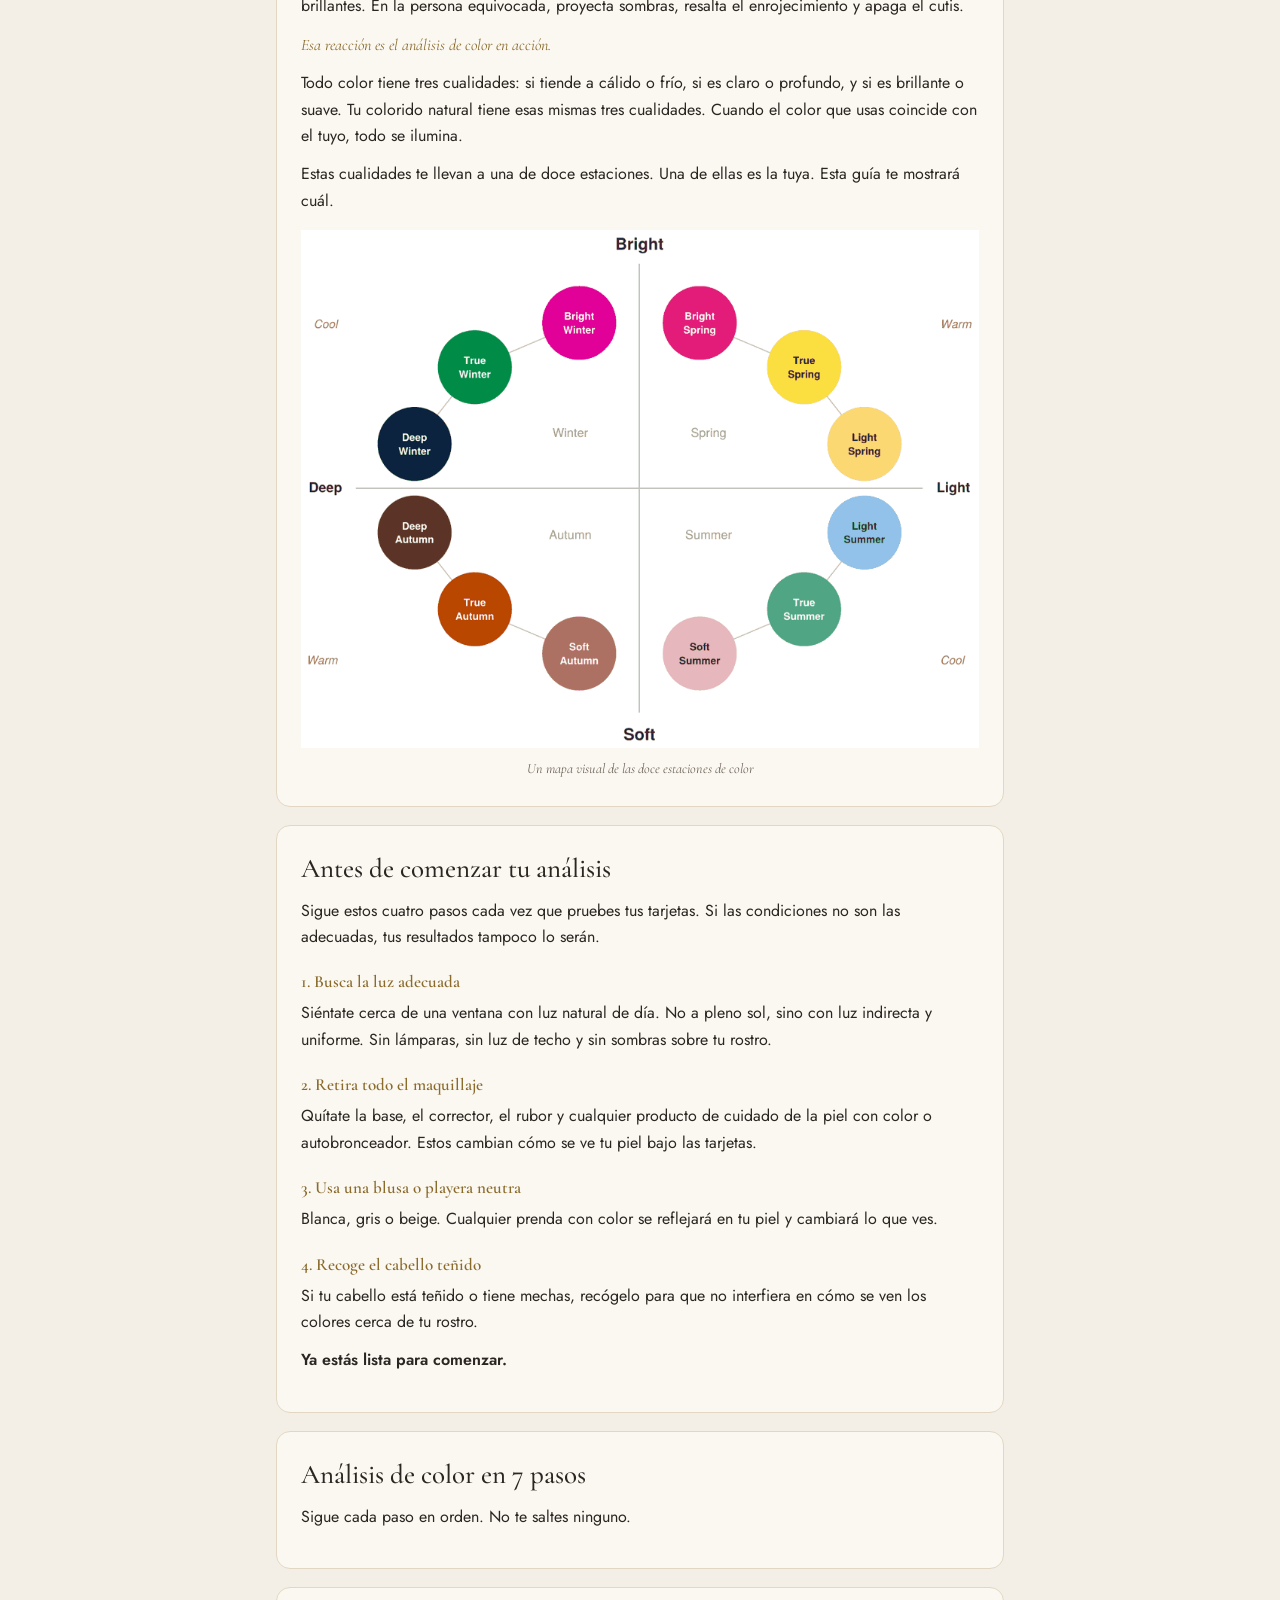
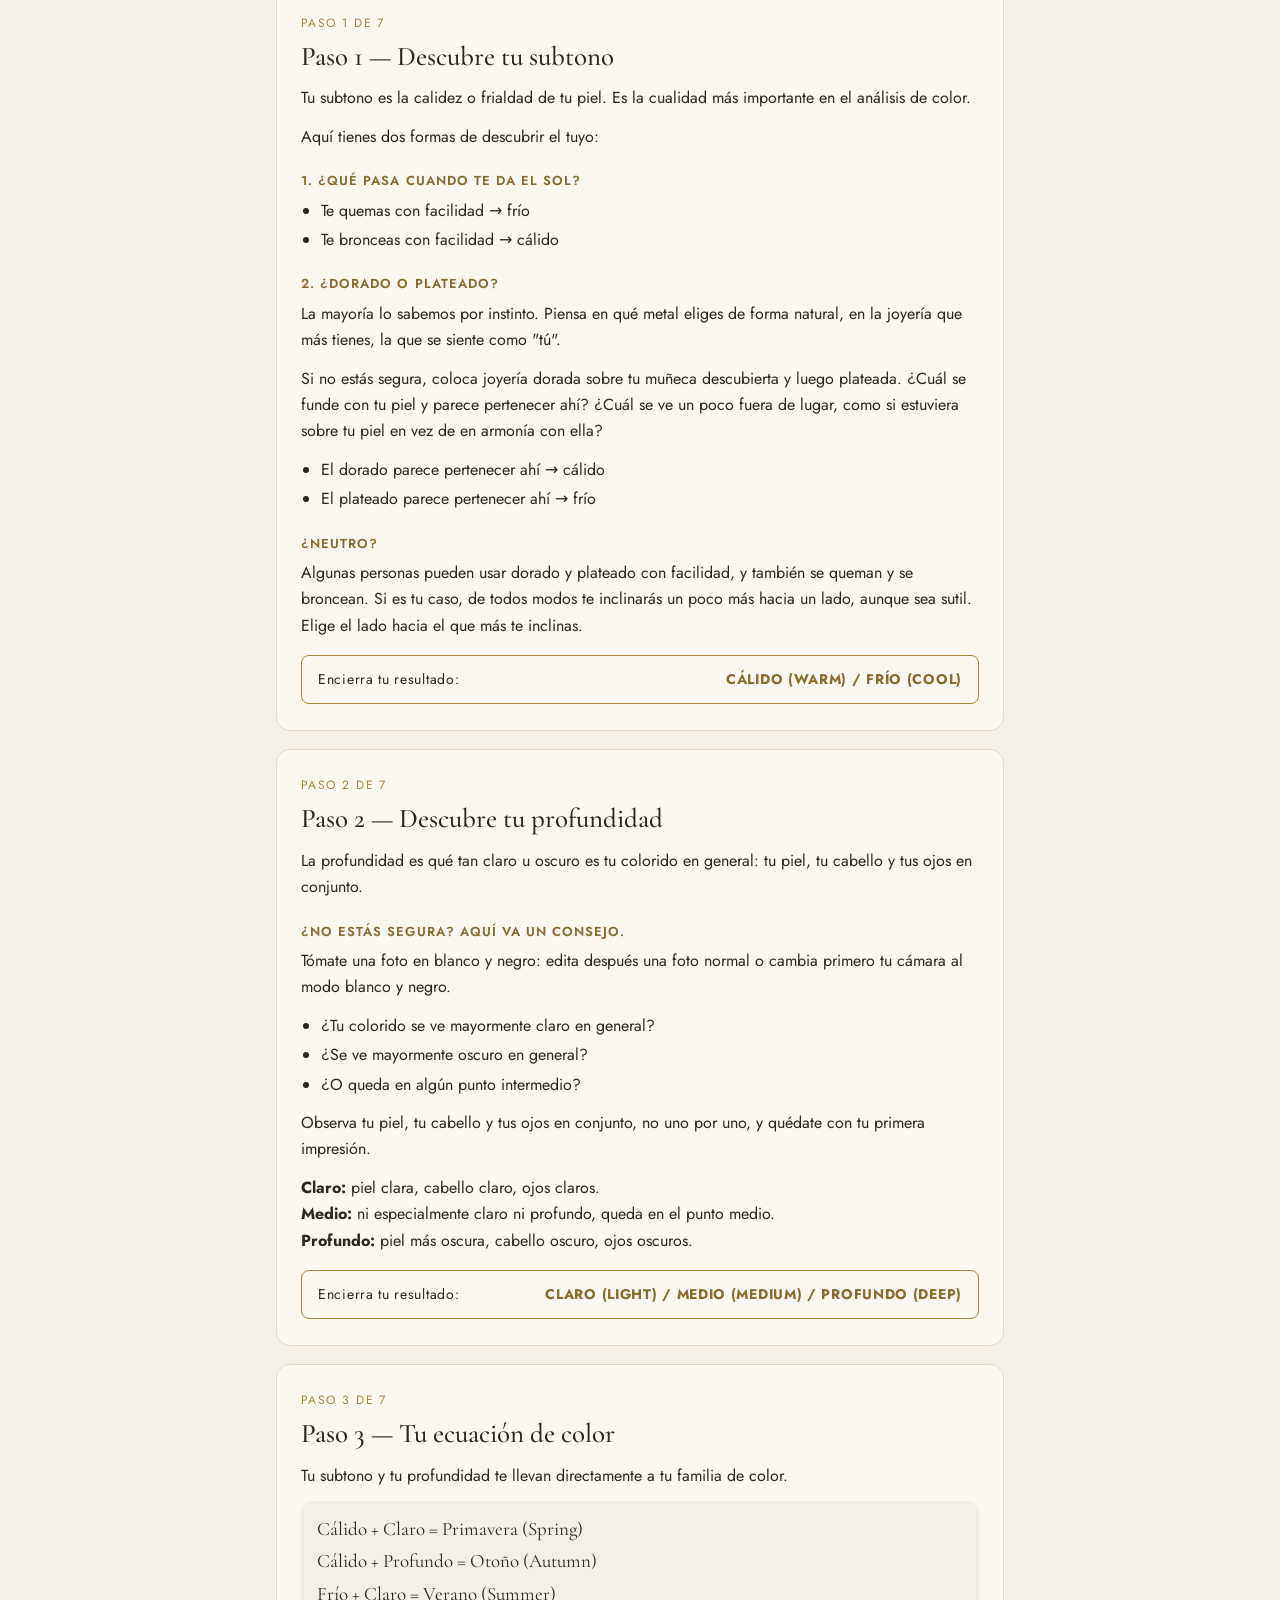
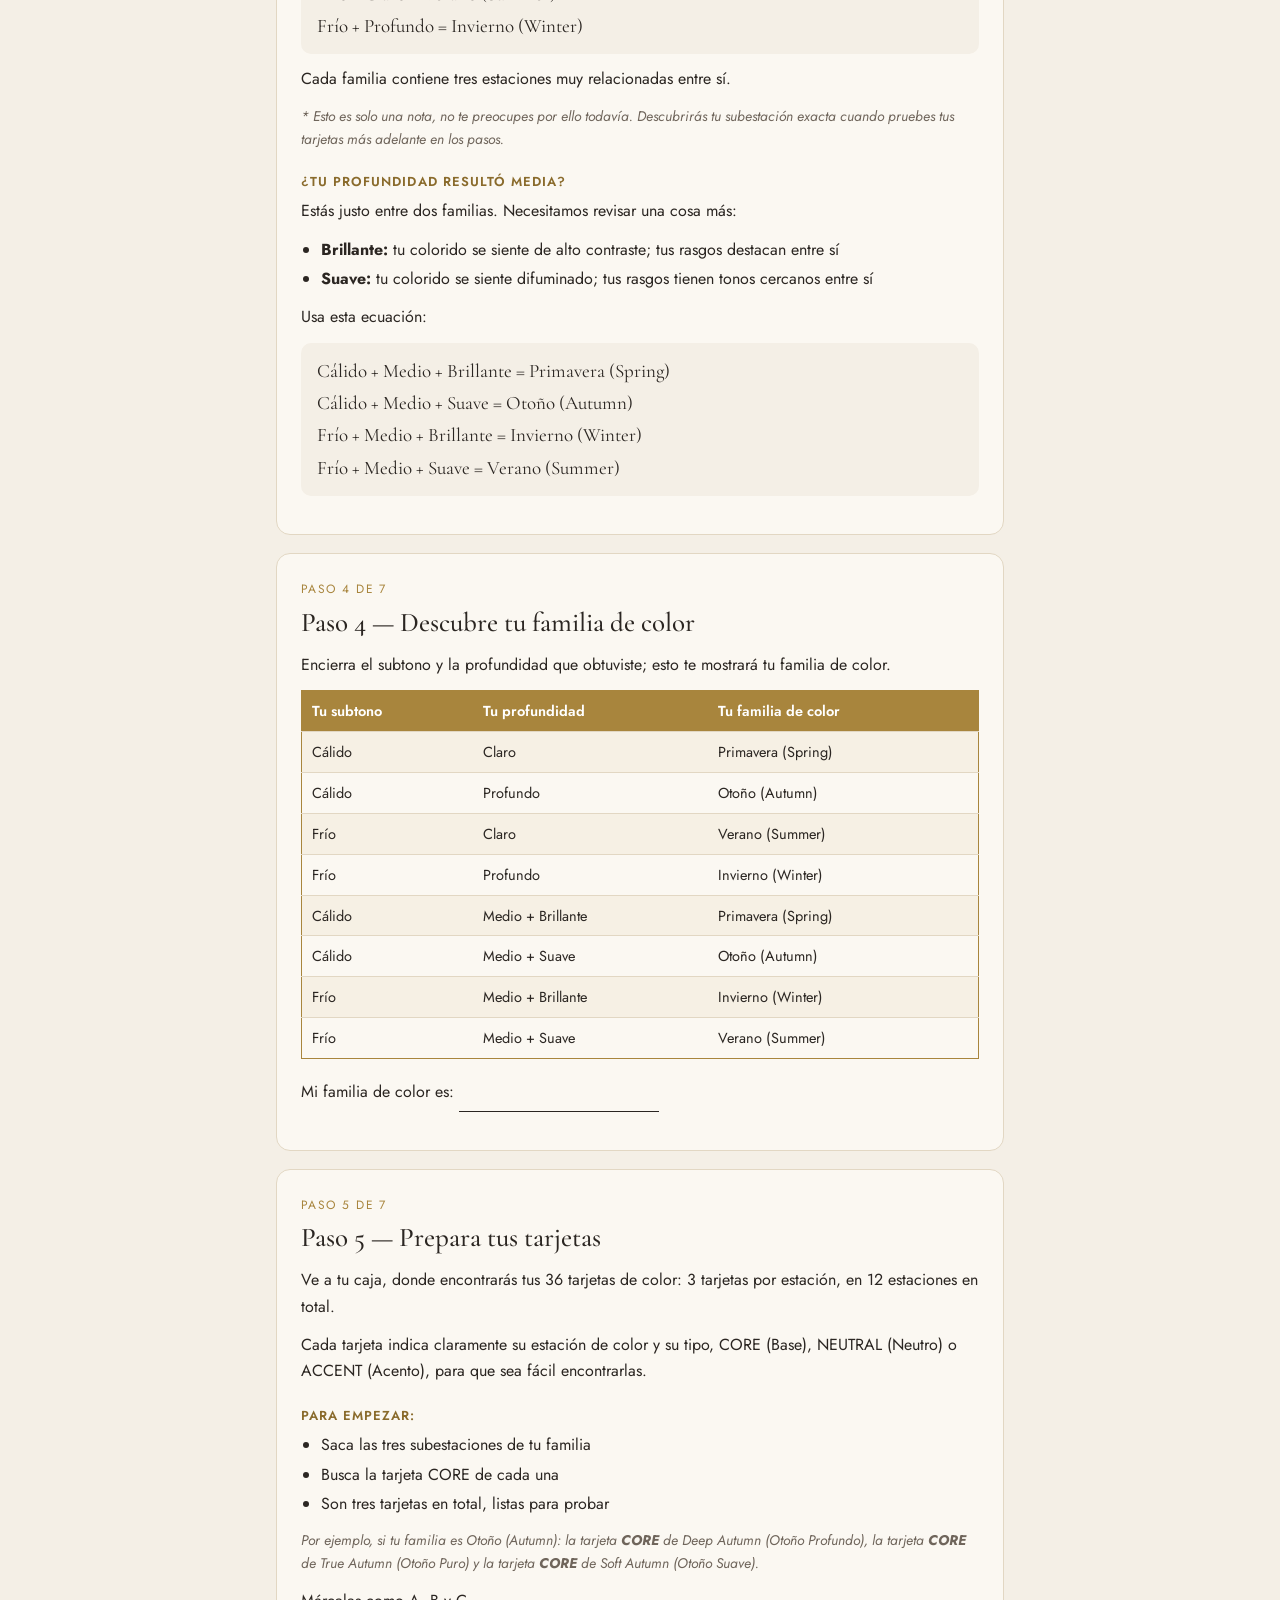
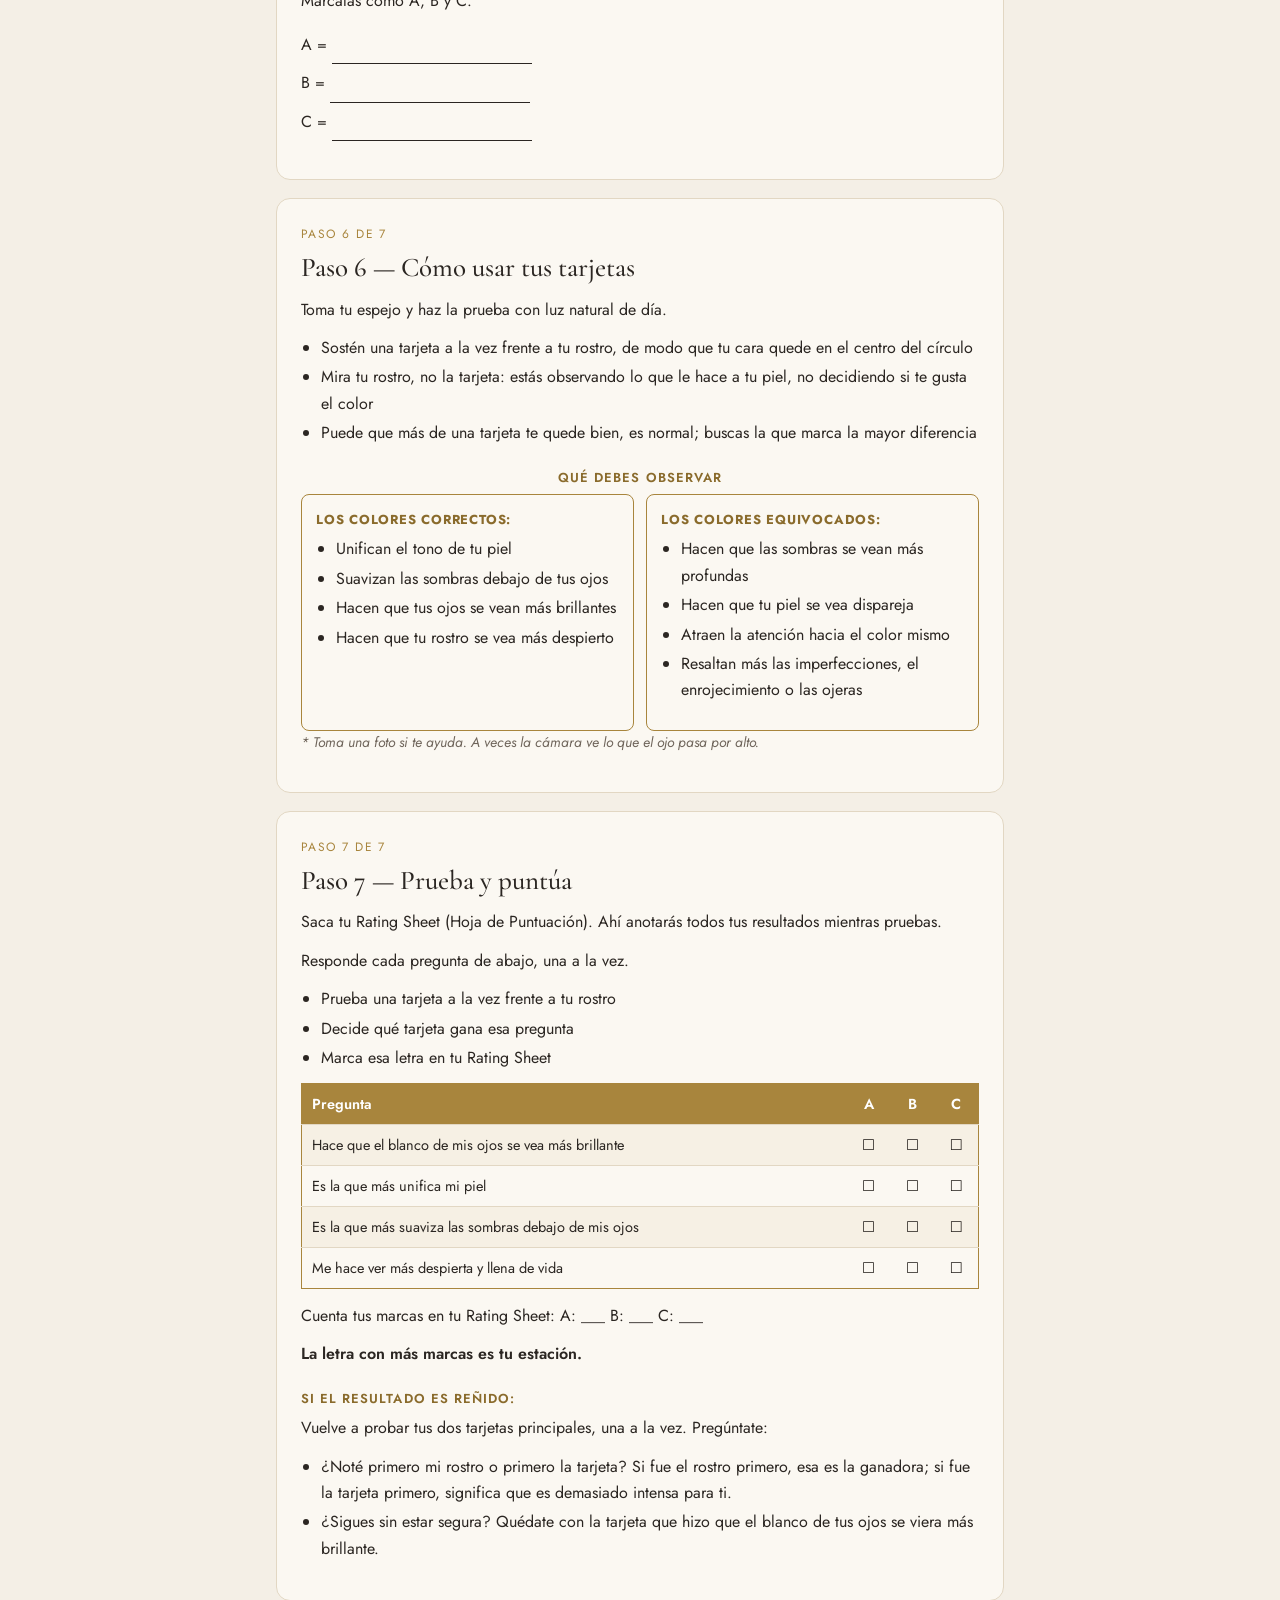
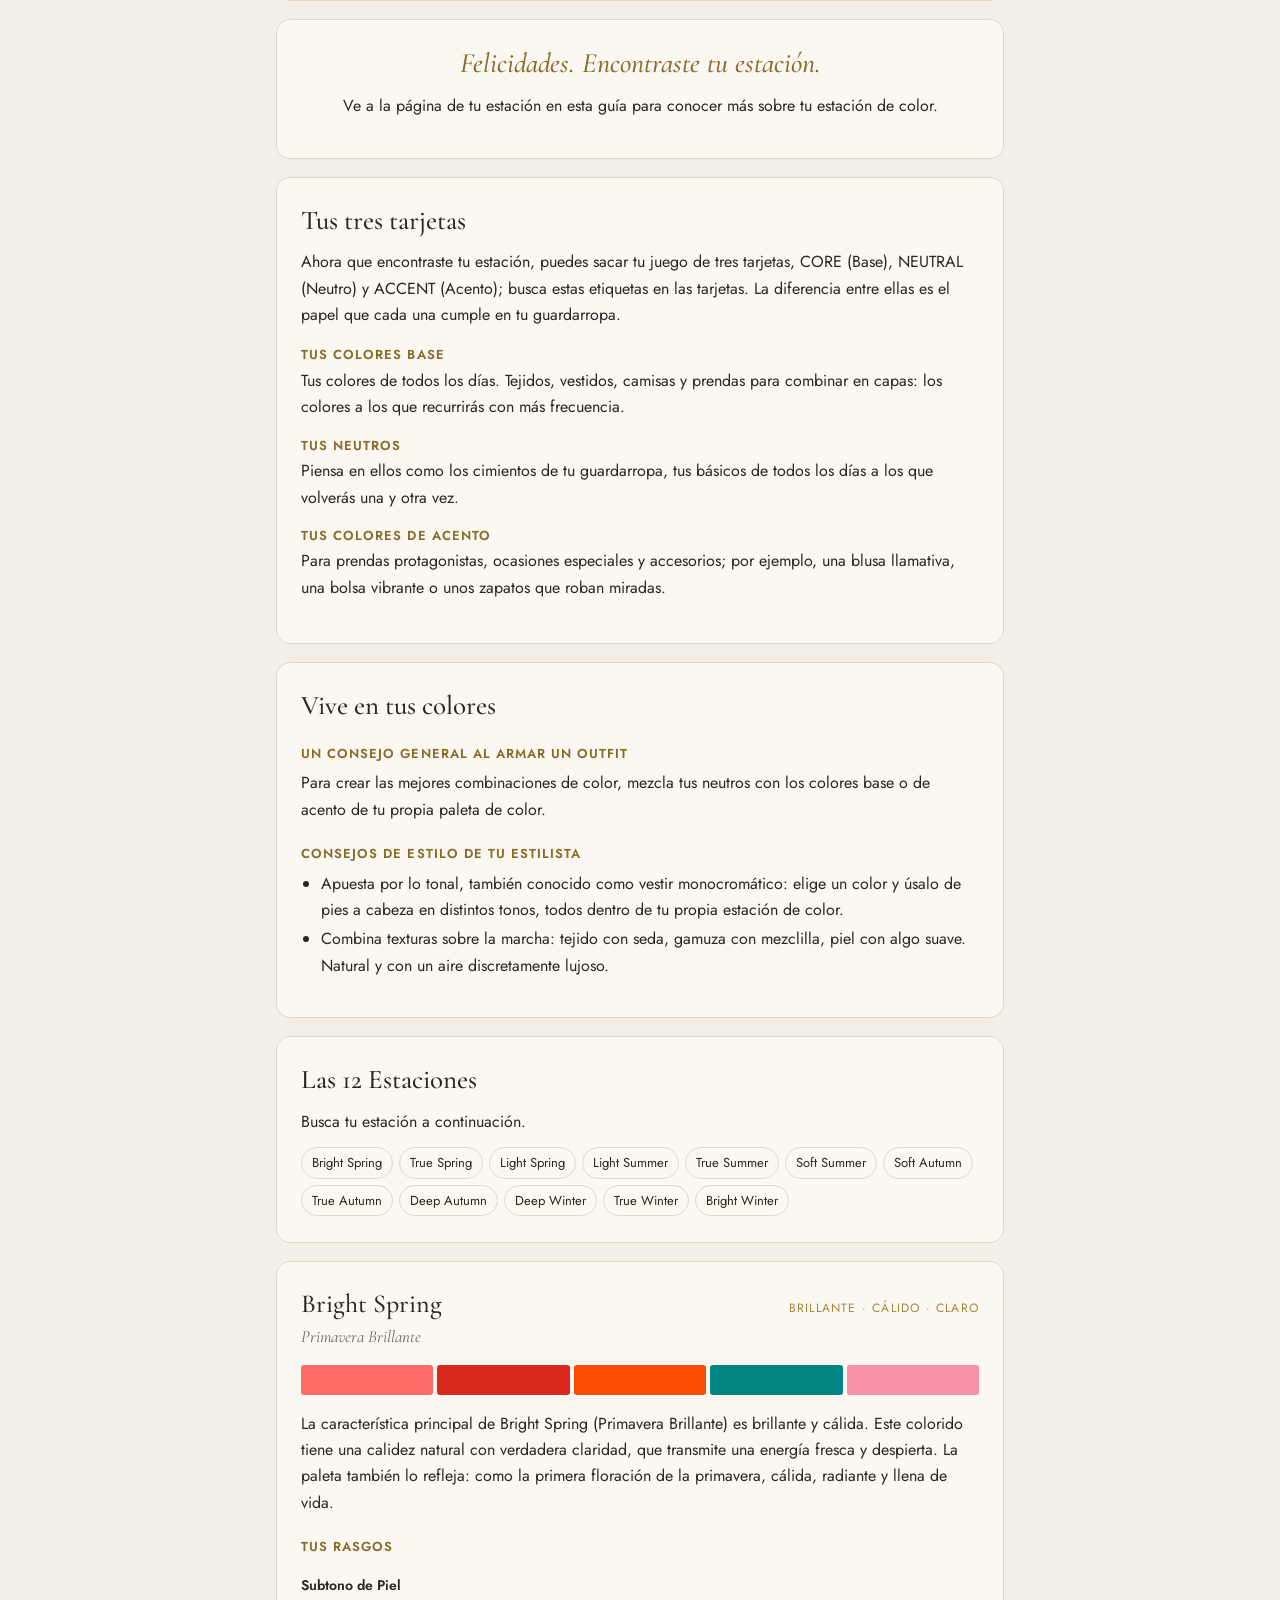
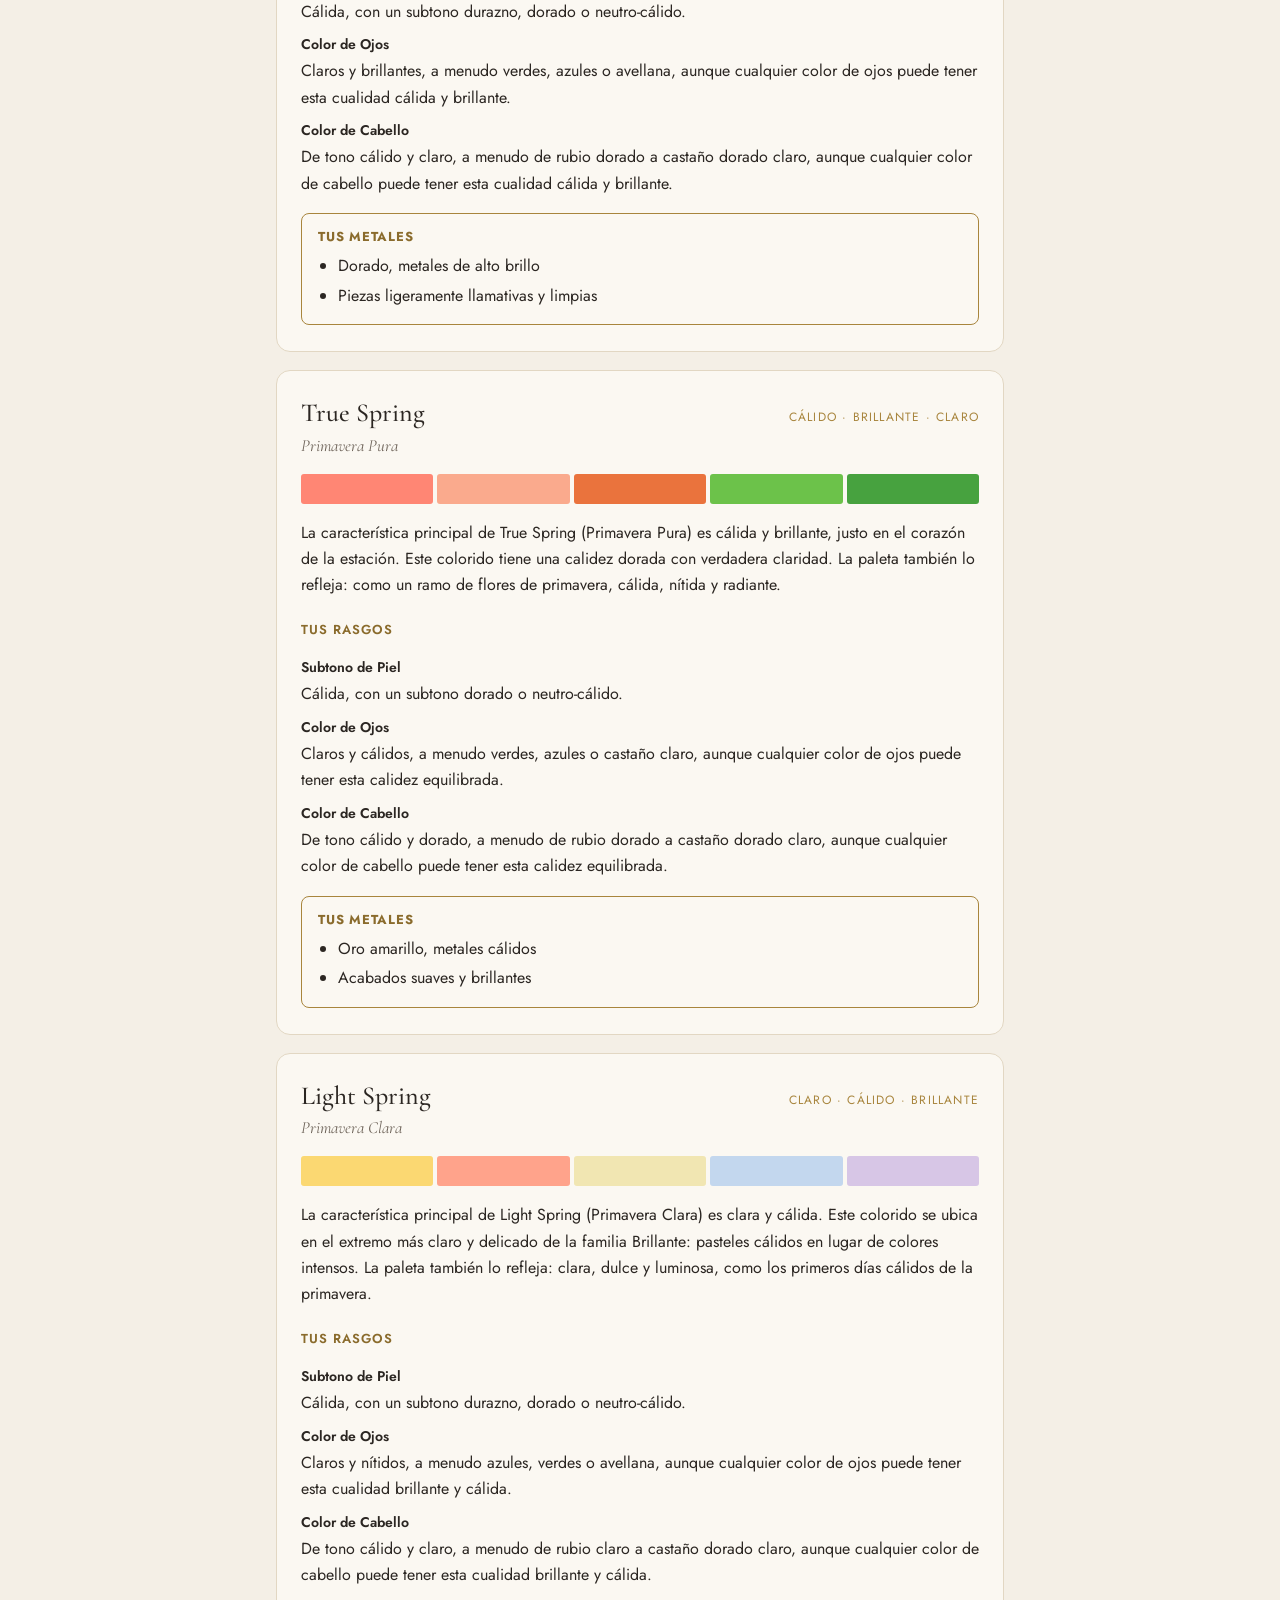
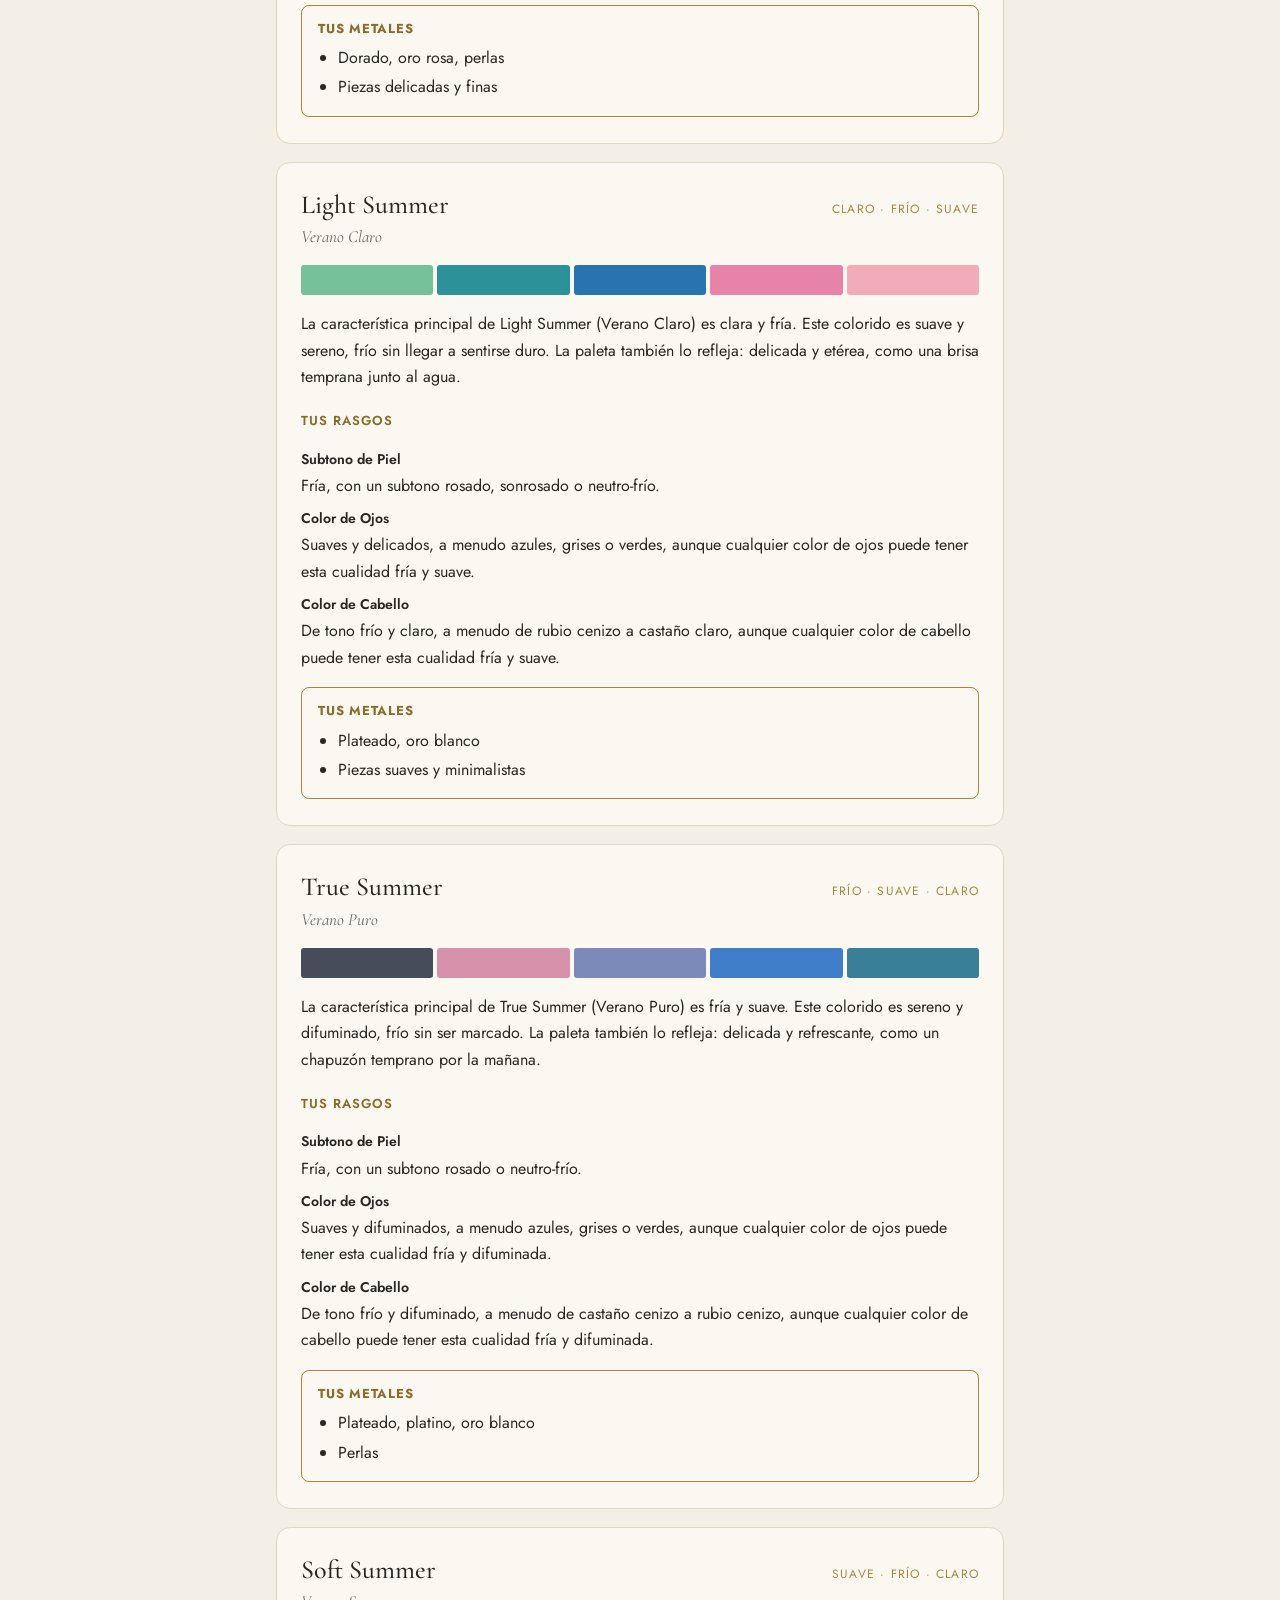
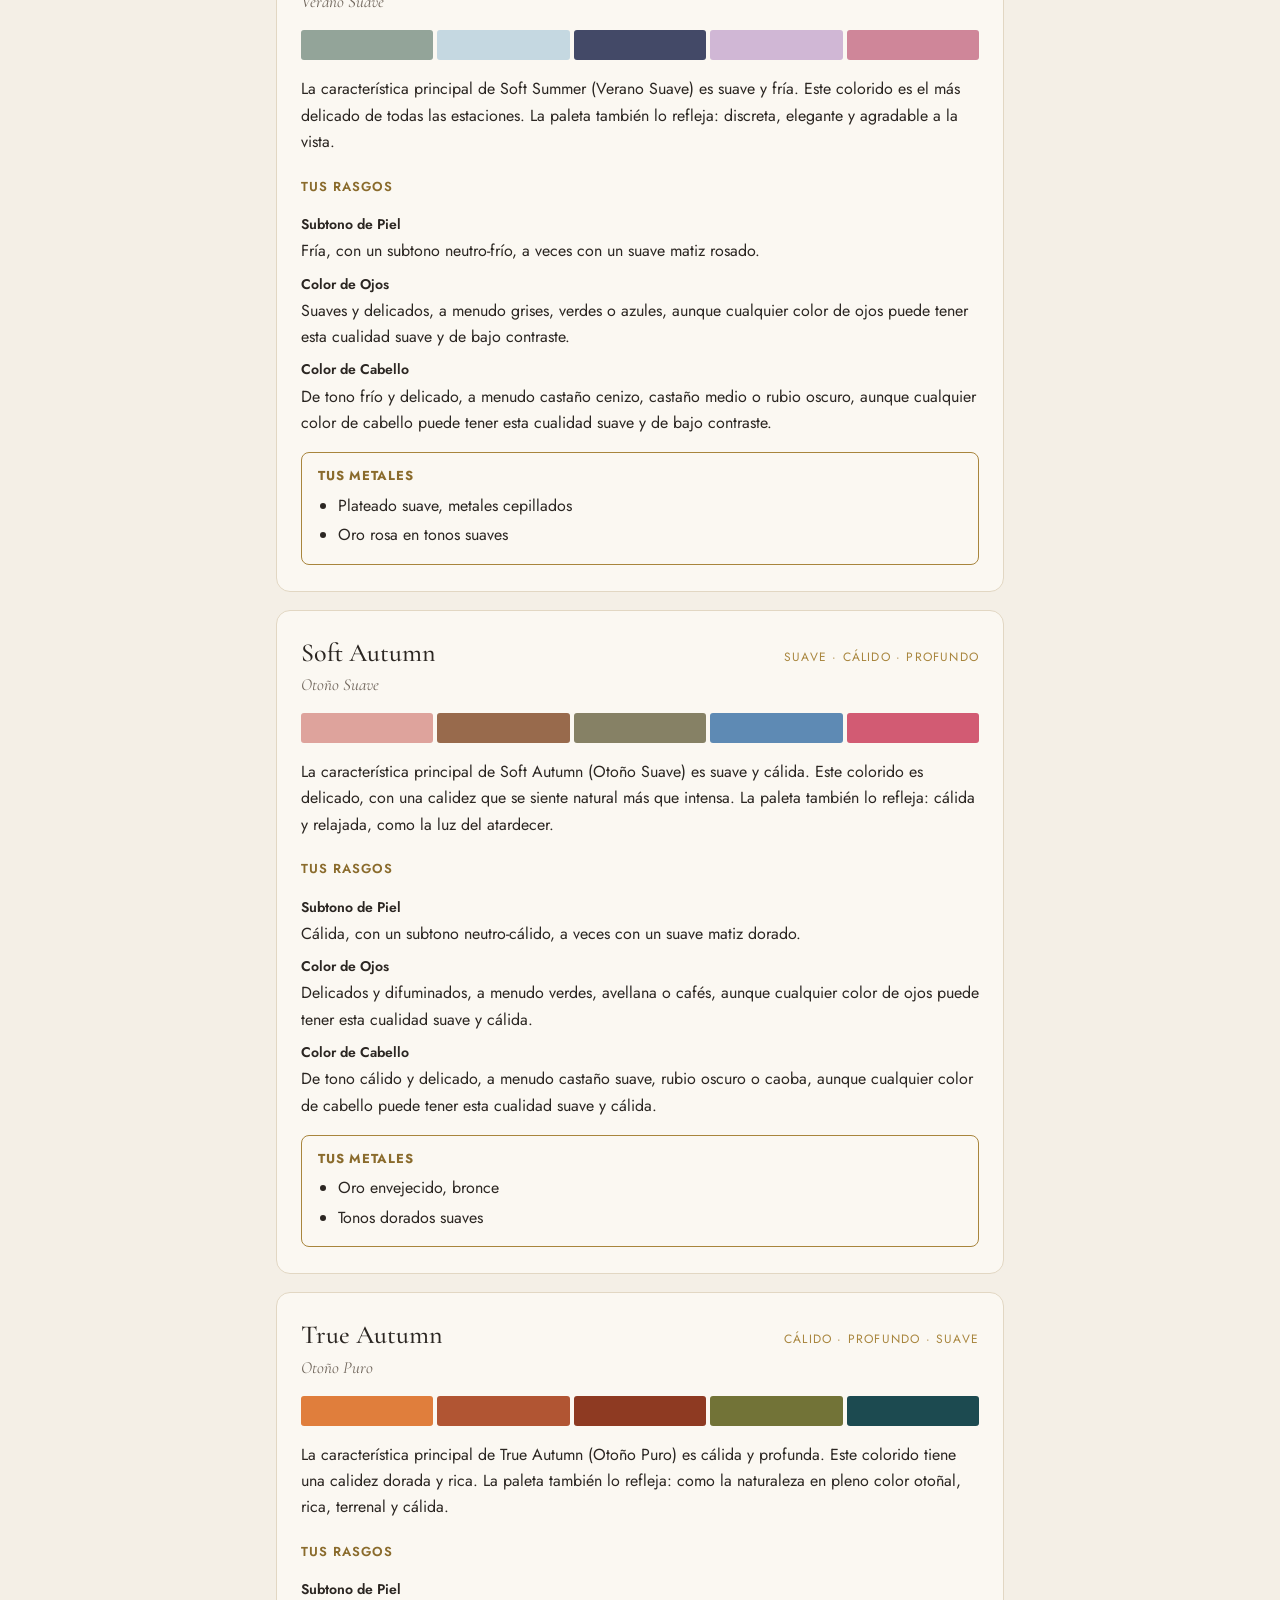
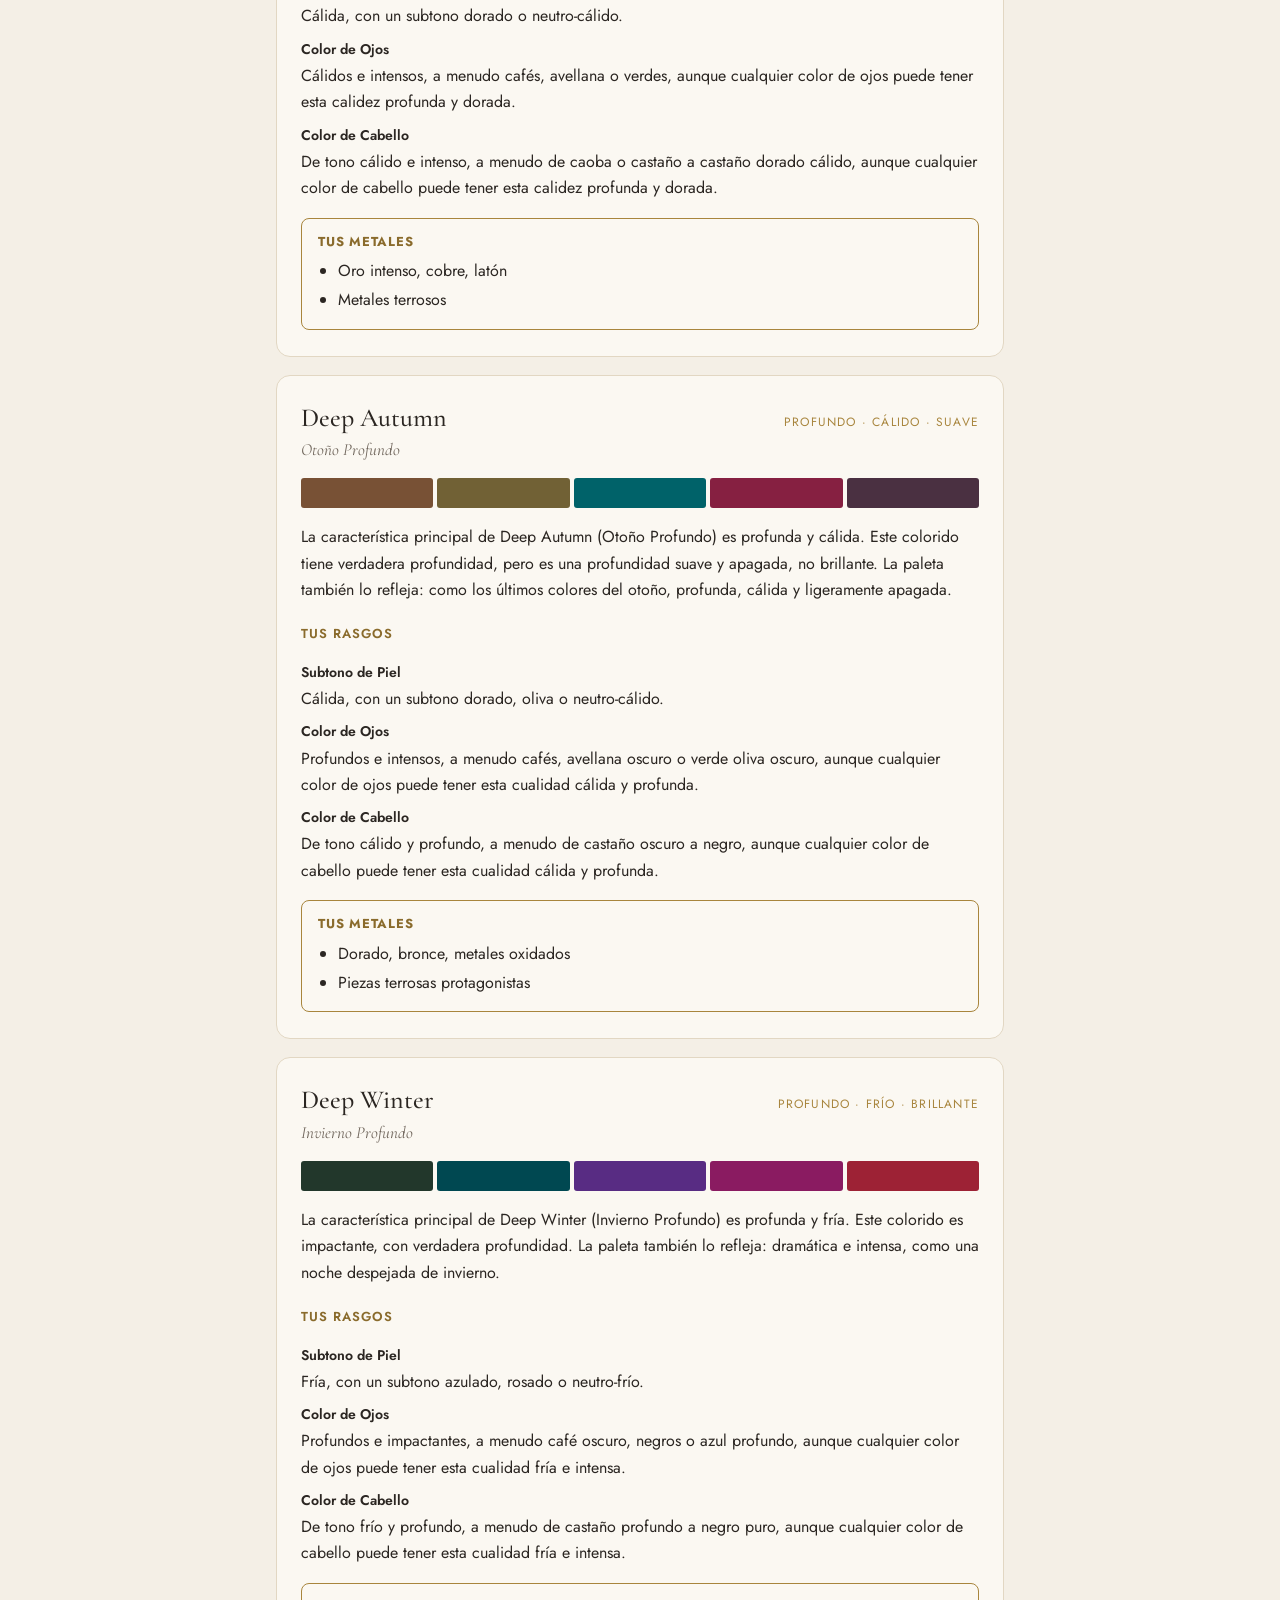
<file: guide/es.html>
<!doctype html><html lang="es" dir="ltr"><head><meta charset="utf-8"><meta name="viewport" content="width=device-width,initial-scale=1"><meta name="robots" content="noindex,nofollow"><title>Guía de Análisis de Color MOORRA</title><link rel="icon" href="data:image/svg+xml,%3Csvg xmlns='http://www.w3.org/2000/svg' viewBox='0 0 32 32'%3E%3Crect width='32' height='32' rx='6' fill='%23a8853d'/%3E%3Ctext x='16' y='22' font-family='Georgia' font-size='18' fill='white' text-anchor='middle'%3EM%3C/text%3E%3C/svg%3E"><link rel="preconnect" href="https://fonts.googleapis.com"><link rel="preconnect" href="https://fonts.gstatic.com" crossorigin><link href="https://fonts.googleapis.com/css2?family=Cormorant+Garamond:ital,wght@0,400;0,500;0,600;1,400&family=Jost:wght@400;500;600&display=swap" rel="stylesheet"><link rel="stylesheet" href="style.css"><style>:root{--serif:'Cormorant Garamond',Georgia,'Times New Roman',serif;--body:'Jost',system-ui,-apple-system,'Segoe UI',sans-serif}</style></head>
<body>
<div class="band">Descubre los colores que fueron hechos para ti.</div>
<header class="top"><p class="wm">MOORRA</p><p class="kit">Kit de Análisis de Color DIY · Guía</p><div class="rule"></div></header>
<div class="bar noprint"><div class="in"><a class="btn" href="./">&#127760; Idiomas</a><button class="btn solid" onclick="window.print()">&#8595; Descargar PDF</button></div></div>
<main>
<section class="card toc cover-follow noprint"><h2>Contenido</h2><ol><li><a href="#welcome">Bienvenida.</a></li><li><a href="#bio">Te presento a Olivia</a></li><li><a href="#what">¿Qué es el análisis de color?</a></li><li><a href="#before">Antes de comenzar tu análisis</a></li><li><a href="#intro7">Análisis de color en 7 pasos</a></li><li><a href="#step1">Paso 1 — Descubre tu subtono</a></li><li><a href="#step2">Paso 2 — Descubre tu profundidad</a></li><li><a href="#step3">Paso 3 — Tu ecuación de color</a></li><li><a href="#step4">Paso 4 — Descubre tu familia de color</a></li><li><a href="#step5">Paso 5 — Prepara tus tarjetas</a></li><li><a href="#step6">Paso 6 — Cómo usar tus tarjetas</a></li><li><a href="#step7">Paso 7 — Prueba y puntúa</a></li><li><a href="#three">Tus tres tarjetas</a></li><li><a href="#living">Vive en tus colores</a></li><li><a href="#seasons_intro">Las 12 Estaciones</a></li></ol></section>
<section class="card" id="welcome"><h1>Bienvenida.</h1><p>Felicidades. Estás a punto de hacerte la vida mucho más fácil al descubrir los colores que armonizan a la perfección con tus rasgos.</p>
</section>
<section class="card" id="bio"><h2>Te presento a Olivia</h2><div class="bio"><img src="olivia.jpg" alt="Olivia" width="120" height="150"><div><p>Hola, soy Olivia. Soy estilista personal certificada y analista de color profesional, formada en el Australian Style Institute. A lo largo de los años he ayudado a personas de todo el mundo a descubrir los colores que de verdad les favorecen: en Londres, en Australia y, de forma virtual, en prácticamente todos los lugares intermedios.</p><p>Noté un patrón entre mis clientas. Intentaban descubrir su propia estación con cuestionarios en línea y apps de IA, solo para terminar en la estación equivocada y más confundidas que antes. Yo creía que el análisis de color debía sentirse claro y tranquilizador, nunca confuso. Por eso volqué mi experiencia en MOORRA y creé una guía paso a paso para que cualquiera pueda hacerlo, sin necesidad de experiencia.</p><p>Creo que el estilo no se trata de cambiar quién eres. Se trata de revelar quién siempre has sido. Porque cuando usas los colores correctos, la confianza fluye sin esfuerzo.</p><p class="contact">¿Tienes preguntas sobre tus resultados? Escríbeme a <a href="mailto:ogpersonalstylist@gmail.com">ogpersonalstylist@gmail.com</a></p></div></div>
</section>
<section class="card" id="what"><h2>¿Qué es el análisis de color?</h2><p>Sostén una bufanda rojo intenso cerca de tu rostro con luz natural de día y mírate al espejo. Tu piel va a reaccionar. En la persona indicada, ilumina el rostro: la piel se ve más uniforme y los ojos más brillantes. En la persona equivocada, proyecta sombras, resalta el enrojecimiento y apaga el cutis.</p><p class="em">Esa reacción es el análisis de color en acción.</p><p>Todo color tiene tres cualidades: si tiende a cálido o frío, si es claro o profundo, y si es brillante o suave. Tu colorido natural tiene esas mismas tres cualidades. Cuando el color que usas coincide con el tuyo, todo se ilumina.</p><p>Estas cualidades te llevan a una de doce estaciones. Una de ellas es la tuya. Esta guía te mostrará cuál.</p><figure><img src="wheel.png" width="900" height="688" loading="lazy" alt="Mapa de las doce estaciones de color"><figcaption>Un mapa visual de las doce estaciones de color</figcaption></figure>
</section>
<section class="card" id="before"><h2>Antes de comenzar tu análisis</h2><p>Sigue estos cuatro pasos cada vez que pruebes tus tarjetas. Si las condiciones no son las adecuadas, tus resultados tampoco lo serán.</p><h3>1. Busca la luz adecuada</h3><p>Siéntate cerca de una ventana con luz natural de día. No a pleno sol, sino con luz indirecta y uniforme. Sin lámparas, sin luz de techo y sin sombras sobre tu rostro.</p><h3>2. Retira todo el maquillaje</h3><p>Quítate la base, el corrector, el rubor y cualquier producto de cuidado de la piel con color o autobronceador. Estos cambian cómo se ve tu piel bajo las tarjetas.</p><h3>3. Usa una blusa o playera neutra</h3><p>Blanca, gris o beige. Cualquier prenda con color se reflejará en tu piel y cambiará lo que ves.</p><h3>4. Recoge el cabello teñido</h3><p>Si tu cabello está teñido o tiene mechas, recógelo para que no interfiera en cómo se ven los colores cerca de tu rostro.</p><p class="strong">Ya estás lista para comenzar.</p>
</section>
<section class="card" id="intro7"><h2>Análisis de color en 7 pasos</h2><p>Sigue cada paso en orden. No te saltes ninguno.</p>
</section>
<section class="card" id="step1"><p class="kicker">Paso 1 de 7</p><h2>Paso 1 — Descubre tu subtono</h2><p>Tu subtono es la calidez o frialdad de tu piel. Es la cualidad más importante en el análisis de color.</p><p>Aquí tienes dos formas de descubrir el tuyo:</p><h4>1. ¿Qué pasa cuando te da el sol?</h4><ul><li>Te quemas con facilidad → frío</li><li>Te bronceas con facilidad → cálido</li></ul><h4>2. ¿Dorado o plateado?</h4><p>La mayoría lo sabemos por instinto. Piensa en qué metal eliges de forma natural, en la joyería que más tienes, la que se siente como "tú".</p><p>Si no estás segura, coloca joyería dorada sobre tu muñeca descubierta y luego plateada. ¿Cuál se funde con tu piel y parece pertenecer ahí? ¿Cuál se ve un poco fuera de lugar, como si estuviera sobre tu piel en vez de en armonía con ella?</p><ul><li>El dorado parece pertenecer ahí → cálido</li><li>El plateado parece pertenecer ahí → frío</li></ul><h4>¿Neutro?</h4><p>Algunas personas pueden usar dorado y plateado con facilidad, y también se queman y se broncean. Si es tu caso, de todos modos te inclinarás un poco más hacia un lado, aunque sea sutil. Elige el lado hacia el que más te inclinas.</p><div class="result"><span>Encierra tu resultado:</span><b>CÁLIDO (WARM) / FRÍO (COOL)</b></div>
</section>
<section class="card" id="step2"><p class="kicker">Paso 2 de 7</p><h2>Paso 2 — Descubre tu profundidad</h2><p>La profundidad es qué tan claro u oscuro es tu colorido en general: tu piel, tu cabello y tus ojos en conjunto.</p><h4>¿No estás segura? Aquí va un consejo.</h4><p>Tómate una foto en blanco y negro: edita después una foto normal o cambia primero tu cámara al modo blanco y negro.</p><ul><li>¿Tu colorido se ve mayormente claro en general?</li><li>¿Se ve mayormente oscuro en general?</li><li>¿O queda en algún punto intermedio?</li></ul><p>Observa tu piel, tu cabello y tus ojos en conjunto, no uno por uno, y quédate con tu primera impresión.</p><p><b>Claro:</b> piel clara, cabello claro, ojos claros.<br><b>Medio:</b> ni especialmente claro ni profundo, queda en el punto medio.<br><b>Profundo:</b> piel más oscura, cabello oscuro, ojos oscuros.</p><div class="result"><span>Encierra tu resultado:</span><b>CLARO (LIGHT) / MEDIO (MEDIUM) / PROFUNDO (DEEP)</b></div>
</section>
<section class="card" id="step3"><p class="kicker">Paso 3 de 7</p><h2>Paso 3 — Tu ecuación de color</h2><p>Tu subtono y tu profundidad te llevan directamente a tu familia de color.</p><p class="eq">Cálido + Claro = Primavera (Spring)<br>Cálido + Profundo = Otoño (Autumn)<br>Frío + Claro = Verano (Summer)<br>Frío + Profundo = Invierno (Winter)</p><p>Cada familia contiene tres estaciones muy relacionadas entre sí.</p><p class="note">* Esto es solo una nota, no te preocupes por ello todavía. Descubrirás tu subestación exacta cuando pruebes tus tarjetas más adelante en los pasos.</p><h4>¿Tu profundidad resultó media?</h4><p>Estás justo entre dos familias. Necesitamos revisar una cosa más:</p><ul><li><b>Brillante:</b> tu colorido se siente de alto contraste; tus rasgos destacan entre sí</li><li><b>Suave:</b> tu colorido se siente difuminado; tus rasgos tienen tonos cercanos entre sí</li></ul><p>Usa esta ecuación:</p><p class="eq">Cálido + Medio + Brillante = Primavera (Spring)<br>Cálido + Medio + Suave = Otoño (Autumn)<br>Frío + Medio + Brillante = Invierno (Winter)<br>Frío + Medio + Suave = Verano (Summer)</p>
</section>
<section class="card" id="step4"><p class="kicker">Paso 4 de 7</p><h2>Paso 4 — Descubre tu familia de color</h2><p>Encierra el subtono y la profundidad que obtuviste; esto te mostrará tu familia de color.</p><table><thead><tr><th>Tu subtono</th><th>Tu profundidad</th><th>Tu familia de color</th></tr></thead><tbody><tr><td>Cálido</td><td>Claro</td><td>Primavera (Spring)</td></tr><tr><td>Cálido</td><td>Profundo</td><td>Otoño (Autumn)</td></tr><tr><td>Frío</td><td>Claro</td><td>Verano (Summer)</td></tr><tr><td>Frío</td><td>Profundo</td><td>Invierno (Winter)</td></tr><tr><td>Cálido</td><td>Medio + Brillante</td><td>Primavera (Spring)</td></tr><tr><td>Cálido</td><td>Medio + Suave</td><td>Otoño (Autumn)</td></tr><tr><td>Frío</td><td>Medio + Brillante</td><td>Invierno (Winter)</td></tr><tr><td>Frío</td><td>Medio + Suave</td><td>Verano (Summer)</td></tr></tbody></table><p class="fill">Mi familia de color es: <span class="line"></span></p>
</section>
<section class="card" id="step5"><p class="kicker">Paso 5 de 7</p><h2>Paso 5 — Prepara tus tarjetas</h2><p>Ve a tu caja, donde encontrarás tus 36 tarjetas de color: 3 tarjetas por estación, en 12 estaciones en total.</p><p>Cada tarjeta indica claramente su estación de color y su tipo, CORE (Base), NEUTRAL (Neutro) o ACCENT (Acento), para que sea fácil encontrarlas.</p><h4>Para empezar:</h4><ul><li>Saca las tres subestaciones de tu familia</li><li>Busca la tarjeta CORE de cada una</li><li>Son tres tarjetas en total, listas para probar</li></ul><p class="note">Por ejemplo, si tu familia es Otoño (Autumn): la tarjeta <b>CORE</b> de Deep Autumn (Otoño Profundo), la tarjeta <b>CORE</b> de True Autumn (Otoño Puro) y la tarjeta <b>CORE</b> de Soft Autumn (Otoño Suave).</p><p>Márcalas como A, B y C.</p><p class="fill">A = <span class="line"></span><br>B = <span class="line"></span><br>C = <span class="line"></span></p>
</section>
<section class="card" id="step6"><p class="kicker">Paso 6 de 7</p><h2>Paso 6 — Cómo usar tus tarjetas</h2><p>Toma tu espejo y haz la prueba con luz natural de día.</p><ul><li>Sostén una tarjeta a la vez frente a tu rostro, de modo que tu cara quede en el centro del círculo</li><li>Mira tu rostro, no la tarjeta: estás observando lo que le hace a tu piel, no decidiendo si te gusta el color</li><li>Puede que más de una tarjeta te quede bien, es normal; buscas la que marca la mayor diferencia</li></ul><h4 class="center">Qué debes observar</h4><div class="two"><div class="box"><h5>Los colores correctos:</h5><ul><li>Unifican el tono de tu piel</li><li>Suavizan las sombras debajo de tus ojos</li><li>Hacen que tus ojos se vean más brillantes</li><li>Hacen que tu rostro se vea más despierto</li></ul></div><div class="box"><h5>Los colores equivocados:</h5><ul><li>Hacen que las sombras se vean más profundas</li><li>Hacen que tu piel se vea dispareja</li><li>Atraen la atención hacia el color mismo</li><li>Resaltan más las imperfecciones, el enrojecimiento o las ojeras</li></ul></div></div><p class="note">* Toma una foto si te ayuda. A veces la cámara ve lo que el ojo pasa por alto.</p>
</section>
<section class="card" id="step7"><p class="kicker">Paso 7 de 7</p><h2>Paso 7 — Prueba y puntúa</h2><p>Saca tu Rating Sheet (Hoja de Puntuación). Ahí anotarás todos tus resultados mientras pruebas.</p><p>Responde cada pregunta de abajo, una a la vez.</p><ul><li>Prueba una tarjeta a la vez frente a tu rostro</li><li>Decide qué tarjeta gana esa pregunta</li><li>Marca esa letra en tu Rating Sheet</li></ul><table class="score"><thead><tr><th>Pregunta</th><th>A</th><th>B</th><th>C</th></tr></thead><tbody><tr><td>Hace que el blanco de mis ojos se vea más brillante</td><td>☐</td><td>☐</td><td>☐</td></tr><tr><td>Es la que más unifica mi piel</td><td>☐</td><td>☐</td><td>☐</td></tr><tr><td>Es la que más suaviza las sombras debajo de mis ojos</td><td>☐</td><td>☐</td><td>☐</td></tr><tr><td>Me hace ver más despierta y llena de vida</td><td>☐</td><td>☐</td><td>☐</td></tr></tbody></table><p>Cuenta tus marcas en tu Rating Sheet: A: ___ B: ___ C: ___</p><p class="strong">La letra con más marcas es tu estación.</p><h4>Si el resultado es reñido:</h4><p>Vuelve a probar tus dos tarjetas principales, una a la vez. Pregúntate:</p><ul><li>¿Noté primero mi rostro o primero la tarjeta? Si fue el rostro primero, esa es la ganadora; si fue la tarjeta primero, significa que es demasiado intensa para ti.</li><li>¿Sigues sin estar segura? Quédate con la tarjeta que hizo que el blanco de tus ojos se viera más brillante.</li></ul>
</section>
<section class="card" id="congrats"><h2 class="script">Felicidades. Encontraste tu estación.</h2><p>Ve a la página de tu estación en esta guía para conocer más sobre tu estación de color.</p>
</section>
<section class="card" id="three"><h2>Tus tres tarjetas</h2><p>Ahora que encontraste tu estación, puedes sacar tu juego de tres tarjetas, CORE (Base), NEUTRAL (Neutro) y ACCENT (Acento); busca estas etiquetas en las tarjetas. La diferencia entre ellas es el papel que cada una cumple en tu guardarropa.</p><dl><dt>Tus colores base</dt><dd>Tus colores de todos los días. Tejidos, vestidos, camisas y prendas para combinar en capas: los colores a los que recurrirás con más frecuencia.</dd><dt>Tus neutros</dt><dd>Piensa en ellos como los cimientos de tu guardarropa, tus básicos de todos los días a los que volverás una y otra vez.</dd><dt>Tus colores de acento</dt><dd>Para prendas protagonistas, ocasiones especiales y accesorios; por ejemplo, una blusa llamativa, una bolsa vibrante o unos zapatos que roban miradas.</dd></dl>
</section>
<section class="card" id="living"><h2>Vive en tus colores</h2><h4>Un consejo general al armar un outfit</h4><p>Para crear las mejores combinaciones de color, mezcla tus neutros con los colores base o de acento de tu propia paleta de color.</p><h4>Consejos de estilo de tu estilista</h4><ul><li>Apuesta por lo tonal, también conocido como vestir monocromático: elige un color y úsalo de pies a cabeza en distintos tonos, todos dentro de tu propia estación de color.</li><li>Combina texturas sobre la marcha: tejido con seda, gamuza con mezclilla, piel con algo suave. Natural y con un aire discretamente lujoso.</li></ul>
</section>
<section class="card" id="seasons_intro"><h2>Las 12 Estaciones</h2><p>Busca tu estación a continuación.</p>
<div class="sgrid-nav noprint"><a href="#s-bright-spring">Bright Spring</a><a href="#s-true-spring">True Spring</a><a href="#s-light-spring">Light Spring</a><a href="#s-light-summer">Light Summer</a><a href="#s-true-summer">True Summer</a><a href="#s-soft-summer">Soft Summer</a><a href="#s-soft-autumn">Soft Autumn</a><a href="#s-true-autumn">True Autumn</a><a href="#s-deep-autumn">Deep Autumn</a><a href="#s-deep-winter">Deep Winter</a><a href="#s-true-winter">True Winter</a><a href="#s-bright-winter">Bright Winter</a></div>
</section>
<section class="card season" id="s-bright-spring"><div class="head"><div><h2 class="sname" lang="en" dir="ltr">Bright Spring</h2><p class="slocal">Primavera Brillante</p></div><span class="tags">BRILLANTE · CÁLIDO · CLARO</span></div><div class="sw"><span style="background:#ff6d6a"></span><span style="background:#da291c"></span><span style="background:#fc4c02"></span><span style="background:#008583"></span><span style="background:#f891a5"></span></div><p>La característica principal de Bright Spring (Primavera Brillante) es brillante y cálida. Este colorido tiene una calidez natural con verdadera claridad, que transmite una energía fresca y despierta. La paleta también lo refleja: como la primera floración de la primavera, cálida, radiante y llena de vida.</p><h4>Tus Rasgos</h4><dl class="feat"><dt>Subtono de Piel</dt><dd>Cálida, con un subtono durazno, dorado o neutro-cálido.</dd><dt>Color de Ojos</dt><dd>Claros y brillantes, a menudo verdes, azules o avellana, aunque cualquier color de ojos puede tener esta cualidad cálida y brillante.</dd><dt>Color de Cabello</dt><dd>De tono cálido y claro, a menudo de rubio dorado a castaño dorado claro, aunque cualquier color de cabello puede tener esta cualidad cálida y brillante.</dd></dl><div class="metals"><h5>Tus Metales</h5><ul><li>Dorado, metales de alto brillo</li><li>Piezas ligeramente llamativas y limpias</li></ul></div></section>
<section class="card season" id="s-true-spring"><div class="head"><div><h2 class="sname" lang="en" dir="ltr">True Spring</h2><p class="slocal">Primavera Pura</p></div><span class="tags">CÁLIDO · BRILLANTE · CLARO</span></div><div class="sw"><span style="background:#ff8674"></span><span style="background:#faaa8d"></span><span style="background:#ea733d"></span><span style="background:#6cc24a"></span><span style="background:#47a23f"></span></div><p>La característica principal de True Spring (Primavera Pura) es cálida y brillante, justo en el corazón de la estación. Este colorido tiene una calidez dorada con verdadera claridad. La paleta también lo refleja: como un ramo de flores de primavera, cálida, nítida y radiante.</p><h4>Tus Rasgos</h4><dl class="feat"><dt>Subtono de Piel</dt><dd>Cálida, con un subtono dorado o neutro-cálido.</dd><dt>Color de Ojos</dt><dd>Claros y cálidos, a menudo verdes, azules o castaño claro, aunque cualquier color de ojos puede tener esta calidez equilibrada.</dd><dt>Color de Cabello</dt><dd>De tono cálido y dorado, a menudo de rubio dorado a castaño dorado claro, aunque cualquier color de cabello puede tener esta calidez equilibrada.</dd></dl><div class="metals"><h5>Tus Metales</h5><ul><li>Oro amarillo, metales cálidos</li><li>Acabados suaves y brillantes</li></ul></div></section>
<section class="card season" id="s-light-spring"><div class="head"><div><h2 class="sname" lang="en" dir="ltr">Light Spring</h2><p class="slocal">Primavera Clara</p></div><span class="tags">CLARO · CÁLIDO · BRILLANTE</span></div><div class="sw"><span style="background:#fbd872"></span><span style="background:#ffa38b"></span><span style="background:#f1e6b2"></span><span style="background:#c3d7ee"></span><span style="background:#d7c6e6"></span></div><p>La característica principal de Light Spring (Primavera Clara) es clara y cálida. Este colorido se ubica en el extremo más claro y delicado de la familia Brillante: pasteles cálidos en lugar de colores intensos. La paleta también lo refleja: clara, dulce y luminosa, como los primeros días cálidos de la primavera.</p><h4>Tus Rasgos</h4><dl class="feat"><dt>Subtono de Piel</dt><dd>Cálida, con un subtono durazno, dorado o neutro-cálido.</dd><dt>Color de Ojos</dt><dd>Claros y nítidos, a menudo azules, verdes o avellana, aunque cualquier color de ojos puede tener esta cualidad brillante y cálida.</dd><dt>Color de Cabello</dt><dd>De tono cálido y claro, a menudo de rubio claro a castaño dorado claro, aunque cualquier color de cabello puede tener esta cualidad brillante y cálida.</dd></dl><div class="metals"><h5>Tus Metales</h5><ul><li>Dorado, oro rosa, perlas</li><li>Piezas delicadas y finas</li></ul></div></section>
<section class="card season" id="s-light-summer"><div class="head"><div><h2 class="sname" lang="en" dir="ltr">Light Summer</h2><p class="slocal">Verano Claro</p></div><span class="tags">CLARO · FRÍO · SUAVE</span></div><div class="sw"><span style="background:#77c19a"></span><span style="background:#2c9199"></span><span style="background:#2774ae"></span><span style="background:#e782a9"></span><span style="background:#f2acb9"></span></div><p>La característica principal de Light Summer (Verano Claro) es clara y fría. Este colorido es suave y sereno, frío sin llegar a sentirse duro. La paleta también lo refleja: delicada y etérea, como una brisa temprana junto al agua.</p><h4>Tus Rasgos</h4><dl class="feat"><dt>Subtono de Piel</dt><dd>Fría, con un subtono rosado, sonrosado o neutro-frío.</dd><dt>Color de Ojos</dt><dd>Suaves y delicados, a menudo azules, grises o verdes, aunque cualquier color de ojos puede tener esta cualidad fría y suave.</dd><dt>Color de Cabello</dt><dd>De tono frío y claro, a menudo de rubio cenizo a castaño claro, aunque cualquier color de cabello puede tener esta cualidad fría y suave.</dd></dl><div class="metals"><h5>Tus Metales</h5><ul><li>Plateado, oro blanco</li><li>Piezas suaves y minimalistas</li></ul></div></section>
<section class="card season" id="s-true-summer"><div class="head"><div><h2 class="sname" lang="en" dir="ltr">True Summer</h2><p class="slocal">Verano Puro</p></div><span class="tags">FRÍO · SUAVE · CLARO</span></div><div class="sw"><span style="background:#474c59"></span><span style="background:#d592aa"></span><span style="background:#7c8aba"></span><span style="background:#407ec9"></span><span style="background:#387f97"></span></div><p>La característica principal de True Summer (Verano Puro) es fría y suave. Este colorido es sereno y difuminado, frío sin ser marcado. La paleta también lo refleja: delicada y refrescante, como un chapuzón temprano por la mañana.</p><h4>Tus Rasgos</h4><dl class="feat"><dt>Subtono de Piel</dt><dd>Fría, con un subtono rosado o neutro-frío.</dd><dt>Color de Ojos</dt><dd>Suaves y difuminados, a menudo azules, grises o verdes, aunque cualquier color de ojos puede tener esta cualidad fría y difuminada.</dd><dt>Color de Cabello</dt><dd>De tono frío y difuminado, a menudo de castaño cenizo a rubio cenizo, aunque cualquier color de cabello puede tener esta cualidad fría y difuminada.</dd></dl><div class="metals"><h5>Tus Metales</h5><ul><li>Plateado, platino, oro blanco</li><li>Perlas</li></ul></div></section>
<section class="card season" id="s-soft-summer"><div class="head"><div><h2 class="sname" lang="en" dir="ltr">Soft Summer</h2><p class="slocal">Verano Suave</p></div><span class="tags">SUAVE · FRÍO · CLARO</span></div><div class="sw"><span style="background:#93a499"></span><span style="background:#c5d8e1"></span><span style="background:#434967"></span><span style="background:#d0b7d5"></span><span style="background:#cf8699"></span></div><p>La característica principal de Soft Summer (Verano Suave) es suave y fría. Este colorido es el más delicado de todas las estaciones. La paleta también lo refleja: discreta, elegante y agradable a la vista.</p><h4>Tus Rasgos</h4><dl class="feat"><dt>Subtono de Piel</dt><dd>Fría, con un subtono neutro-frío, a veces con un suave matiz rosado.</dd><dt>Color de Ojos</dt><dd>Suaves y delicados, a menudo grises, verdes o azules, aunque cualquier color de ojos puede tener esta cualidad suave y de bajo contraste.</dd><dt>Color de Cabello</dt><dd>De tono frío y delicado, a menudo castaño cenizo, castaño medio o rubio oscuro, aunque cualquier color de cabello puede tener esta cualidad suave y de bajo contraste.</dd></dl><div class="metals"><h5>Tus Metales</h5><ul><li>Plateado suave, metales cepillados</li><li>Oro rosa en tonos suaves</li></ul></div></section>
<section class="card season" id="s-soft-autumn"><div class="head"><div><h2 class="sname" lang="en" dir="ltr">Soft Autumn</h2><p class="slocal">Otoño Suave</p></div><span class="tags">SUAVE · CÁLIDO · PROFUNDO</span></div><div class="sw"><span style="background:#dea39c"></span><span style="background:#986a4c"></span><span style="background:#868165"></span><span style="background:#5e8ab4"></span><span style="background:#d25b73"></span></div><p>La característica principal de Soft Autumn (Otoño Suave) es suave y cálida. Este colorido es delicado, con una calidez que se siente natural más que intensa. La paleta también lo refleja: cálida y relajada, como la luz del atardecer.</p><h4>Tus Rasgos</h4><dl class="feat"><dt>Subtono de Piel</dt><dd>Cálida, con un subtono neutro-cálido, a veces con un suave matiz dorado.</dd><dt>Color de Ojos</dt><dd>Delicados y difuminados, a menudo verdes, avellana o cafés, aunque cualquier color de ojos puede tener esta cualidad suave y cálida.</dd><dt>Color de Cabello</dt><dd>De tono cálido y delicado, a menudo castaño suave, rubio oscuro o caoba, aunque cualquier color de cabello puede tener esta cualidad suave y cálida.</dd></dl><div class="metals"><h5>Tus Metales</h5><ul><li>Oro envejecido, bronce</li><li>Tonos dorados suaves</li></ul></div></section>
<section class="card season" id="s-true-autumn"><div class="head"><div><h2 class="sname" lang="en" dir="ltr">True Autumn</h2><p class="slocal">Otoño Puro</p></div><span class="tags">CÁLIDO · PROFUNDO · SUAVE</span></div><div class="sw"><span style="background:#e07e3c"></span><span style="background:#b15533"></span><span style="background:#8e3a22"></span><span style="background:#727337"></span><span style="background:#1c4a50"></span></div><p>La característica principal de True Autumn (Otoño Puro) es cálida y profunda. Este colorido tiene una calidez dorada y rica. La paleta también lo refleja: como la naturaleza en pleno color otoñal, rica, terrenal y cálida.</p><h4>Tus Rasgos</h4><dl class="feat"><dt>Subtono de Piel</dt><dd>Cálida, con un subtono dorado o neutro-cálido.</dd><dt>Color de Ojos</dt><dd>Cálidos e intensos, a menudo cafés, avellana o verdes, aunque cualquier color de ojos puede tener esta calidez profunda y dorada.</dd><dt>Color de Cabello</dt><dd>De tono cálido e intenso, a menudo de caoba o castaño a castaño dorado cálido, aunque cualquier color de cabello puede tener esta calidez profunda y dorada.</dd></dl><div class="metals"><h5>Tus Metales</h5><ul><li>Oro intenso, cobre, latón</li><li>Metales terrosos</li></ul></div></section>
<section class="card season" id="s-deep-autumn"><div class="head"><div><h2 class="sname" lang="en" dir="ltr">Deep Autumn</h2><p class="slocal">Otoño Profundo</p></div><span class="tags">PROFUNDO · CÁLIDO · SUAVE</span></div><div class="sw"><span style="background:#785135"></span><span style="background:#716135"></span><span style="background:#006269"></span><span style="background:#862041"></span><span style="background:#4a3041"></span></div><p>La característica principal de Deep Autumn (Otoño Profundo) es profunda y cálida. Este colorido tiene verdadera profundidad, pero es una profundidad suave y apagada, no brillante. La paleta también lo refleja: como los últimos colores del otoño, profunda, cálida y ligeramente apagada.</p><h4>Tus Rasgos</h4><dl class="feat"><dt>Subtono de Piel</dt><dd>Cálida, con un subtono dorado, oliva o neutro-cálido.</dd><dt>Color de Ojos</dt><dd>Profundos e intensos, a menudo cafés, avellana oscuro o verde oliva oscuro, aunque cualquier color de ojos puede tener esta cualidad cálida y profunda.</dd><dt>Color de Cabello</dt><dd>De tono cálido y profundo, a menudo de castaño oscuro a negro, aunque cualquier color de cabello puede tener esta cualidad cálida y profunda.</dd></dl><div class="metals"><h5>Tus Metales</h5><ul><li>Dorado, bronce, metales oxidados</li><li>Piezas terrosas protagonistas</li></ul></div></section>
<section class="card season" id="s-deep-winter"><div class="head"><div><h2 class="sname" lang="en" dir="ltr">Deep Winter</h2><p class="slocal">Invierno Profundo</p></div><span class="tags">PROFUNDO · FRÍO · BRILLANTE</span></div><div class="sw"><span style="background:#22372b"></span><span style="background:#004851"></span><span style="background:#582c83"></span><span style="background:#8a1b61"></span><span style="background:#9d2235"></span></div><p>La característica principal de Deep Winter (Invierno Profundo) es profunda y fría. Este colorido es impactante, con verdadera profundidad. La paleta también lo refleja: dramática e intensa, como una noche despejada de invierno.</p><h4>Tus Rasgos</h4><dl class="feat"><dt>Subtono de Piel</dt><dd>Fría, con un subtono azulado, rosado o neutro-frío.</dd><dt>Color de Ojos</dt><dd>Profundos e impactantes, a menudo café oscuro, negros o azul profundo, aunque cualquier color de ojos puede tener esta cualidad fría e intensa.</dd><dt>Color de Cabello</dt><dd>De tono frío y profundo, a menudo de castaño profundo a negro puro, aunque cualquier color de cabello puede tener esta cualidad fría e intensa.</dd></dl><div class="metals"><h5>Tus Metales</h5><ul><li>Dorado y plateado, el alto contraste funciona</li><li>Metales fuertes y llamativos</li></ul></div></section>
<section class="card season" id="s-true-winter"><div class="head"><div><h2 class="sname" lang="en" dir="ltr">True Winter</h2><p class="slocal">Invierno Puro</p></div><span class="tags">FRÍO · BRILLANTE · PROFUNDO</span></div><div class="sw"><span style="background:#008c46"></span><span style="background:#5f9bc6"></span><span style="background:#2b5b6c"></span><span style="background:#523178"></span><span style="background:#a50034"></span></div><p>La característica principal de True Winter (Invierno Puro) es fría y brillante. Este colorido es nítido y claro. La paleta también lo refleja: impactante y limpia, como nieve fresca contra un cielo luminoso.</p><h4>Tus Rasgos</h4><dl class="feat"><dt>Subtono de Piel</dt><dd>Fría, con un subtono azulado o neutro-frío.</dd><dt>Color de Ojos</dt><dd>Claros y nítidos, a menudo azules, café oscuro o negros, aunque cualquier color de ojos puede tener esta cualidad fría y de alto contraste.</dd><dt>Color de Cabello</dt><dd>De tono frío y profundo, a menudo de castaño profundo a negro puro, aunque cualquier color de cabello puede tener esta cualidad fría y de alto contraste.</dd></dl><div class="metals"><h5>Tus Metales</h5><ul><li>Plateado, platino, oro blanco</li><li>Piezas de alto contraste</li></ul></div></section>
<section class="card season" id="s-bright-winter"><div class="head"><div><h2 class="sname" lang="en" dir="ltr">Bright Winter</h2><p class="slocal">Invierno Brillante</p></div><span class="tags">BRILLANTE · FRÍO · PROFUNDO</span></div><div class="sw"><span style="background:#aed000"></span><span style="background:#00a376"></span><span style="background:#007db4"></span><span style="background:#f1a7dc"></span><span style="background:#c5003e"></span></div><p>La característica principal de Bright Winter (Invierno Brillante) es brillante y fría. Este colorido es el más audaz de todas las estaciones. La paleta también lo refleja: brillante y eléctrica, como las luces de la ciudad de noche.</p><h4>Tus Rasgos</h4><dl class="feat"><dt>Subtono de Piel</dt><dd>Fría, con un subtono rosado, azulado o neutro-frío.</dd><dt>Color de Ojos</dt><dd>Brillantes y claros, a menudo azules, verdes o avellana, aunque cualquier color de ojos puede tener esta cualidad fría y de alto impacto.</dd><dt>Color de Cabello</dt><dd>De tono frío y profundo, a menudo de castaño medio a negro, con frecuencia con brillo natural, aunque cualquier color de cabello puede tener esta cualidad fría y de alto impacto.</dd></dl><div class="metals"><h5>Tus Metales</h5><ul><li>Plateado de alto brillo, platino</li><li>Metales llamativos y limpios</li></ul></div></section>
</main><footer><p class="wm small">MOORRA</p><p class="tag2">Descubre los colores que fueron hechos para ti.</p><div class="band">12 Estaciones · 36 Tarjetas de Color · Diseñado por una Analista de Color Profesional</div></footer></body></html>
</file>
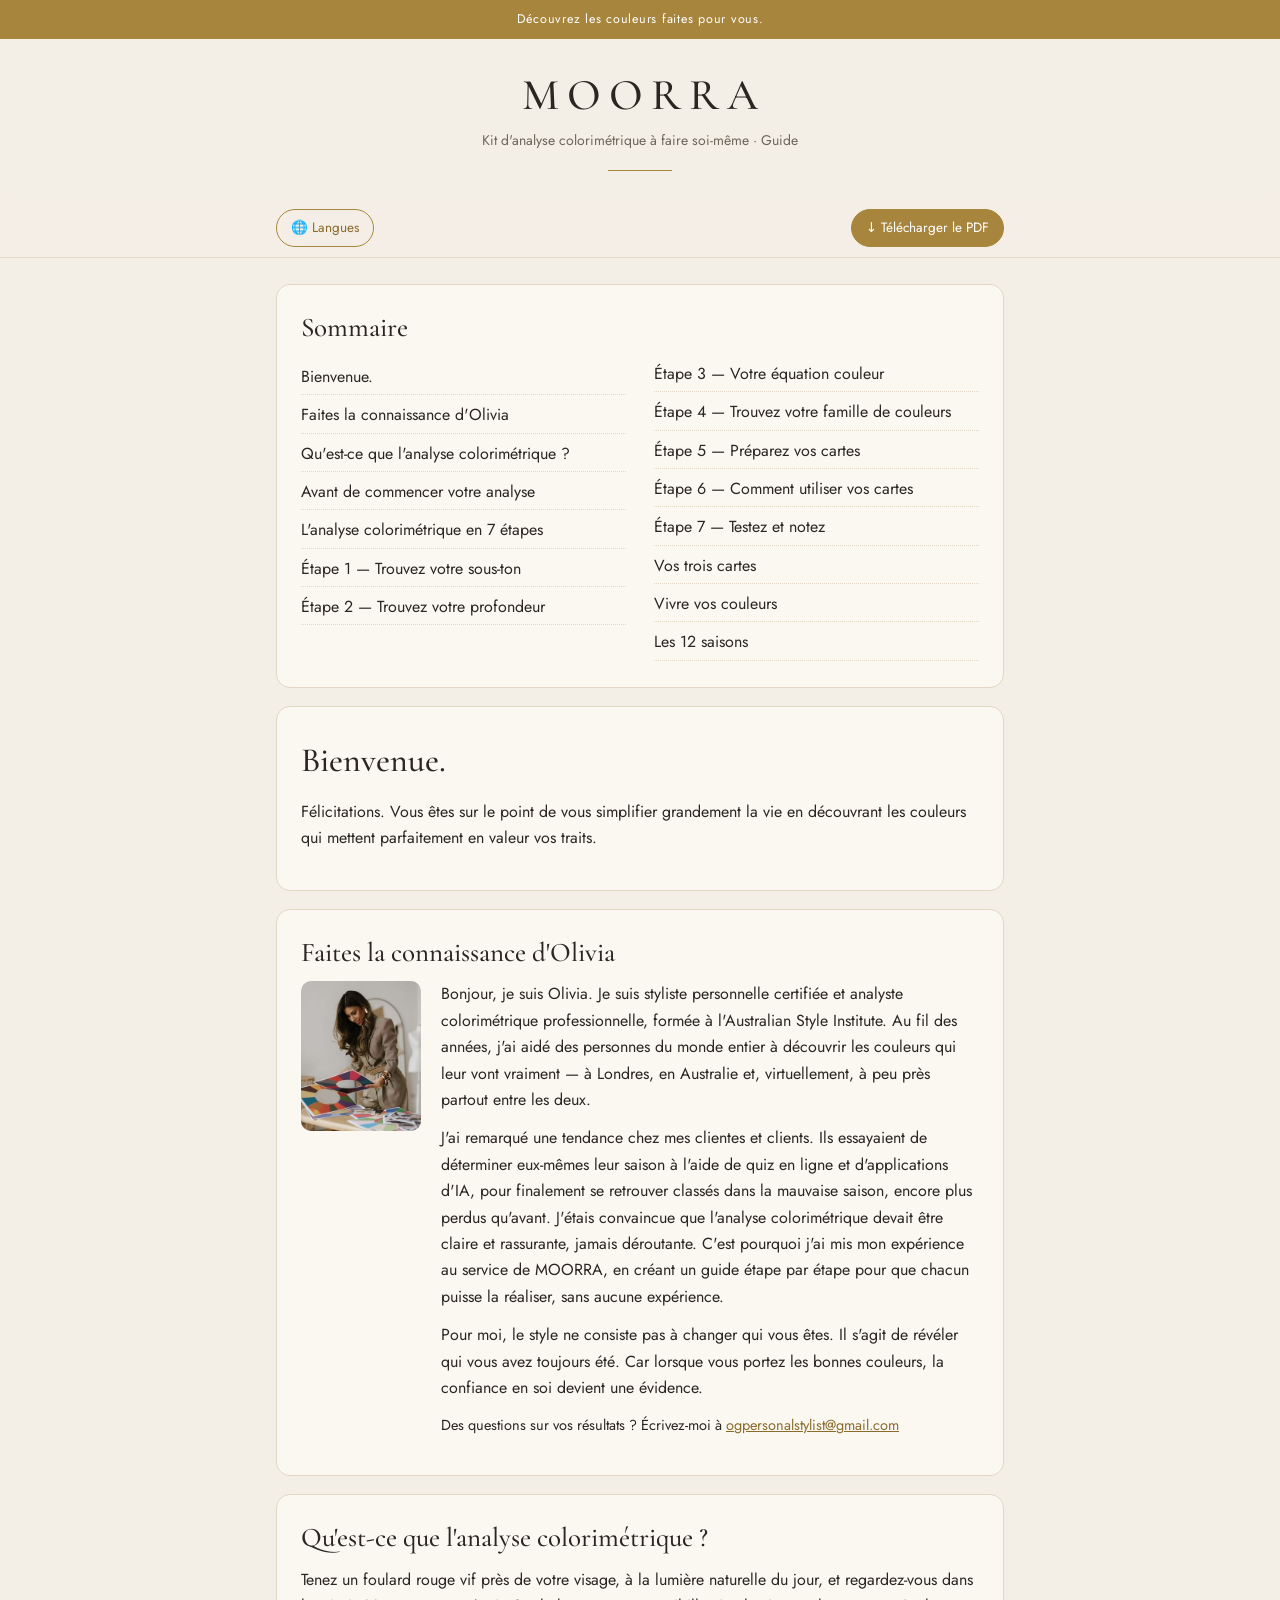
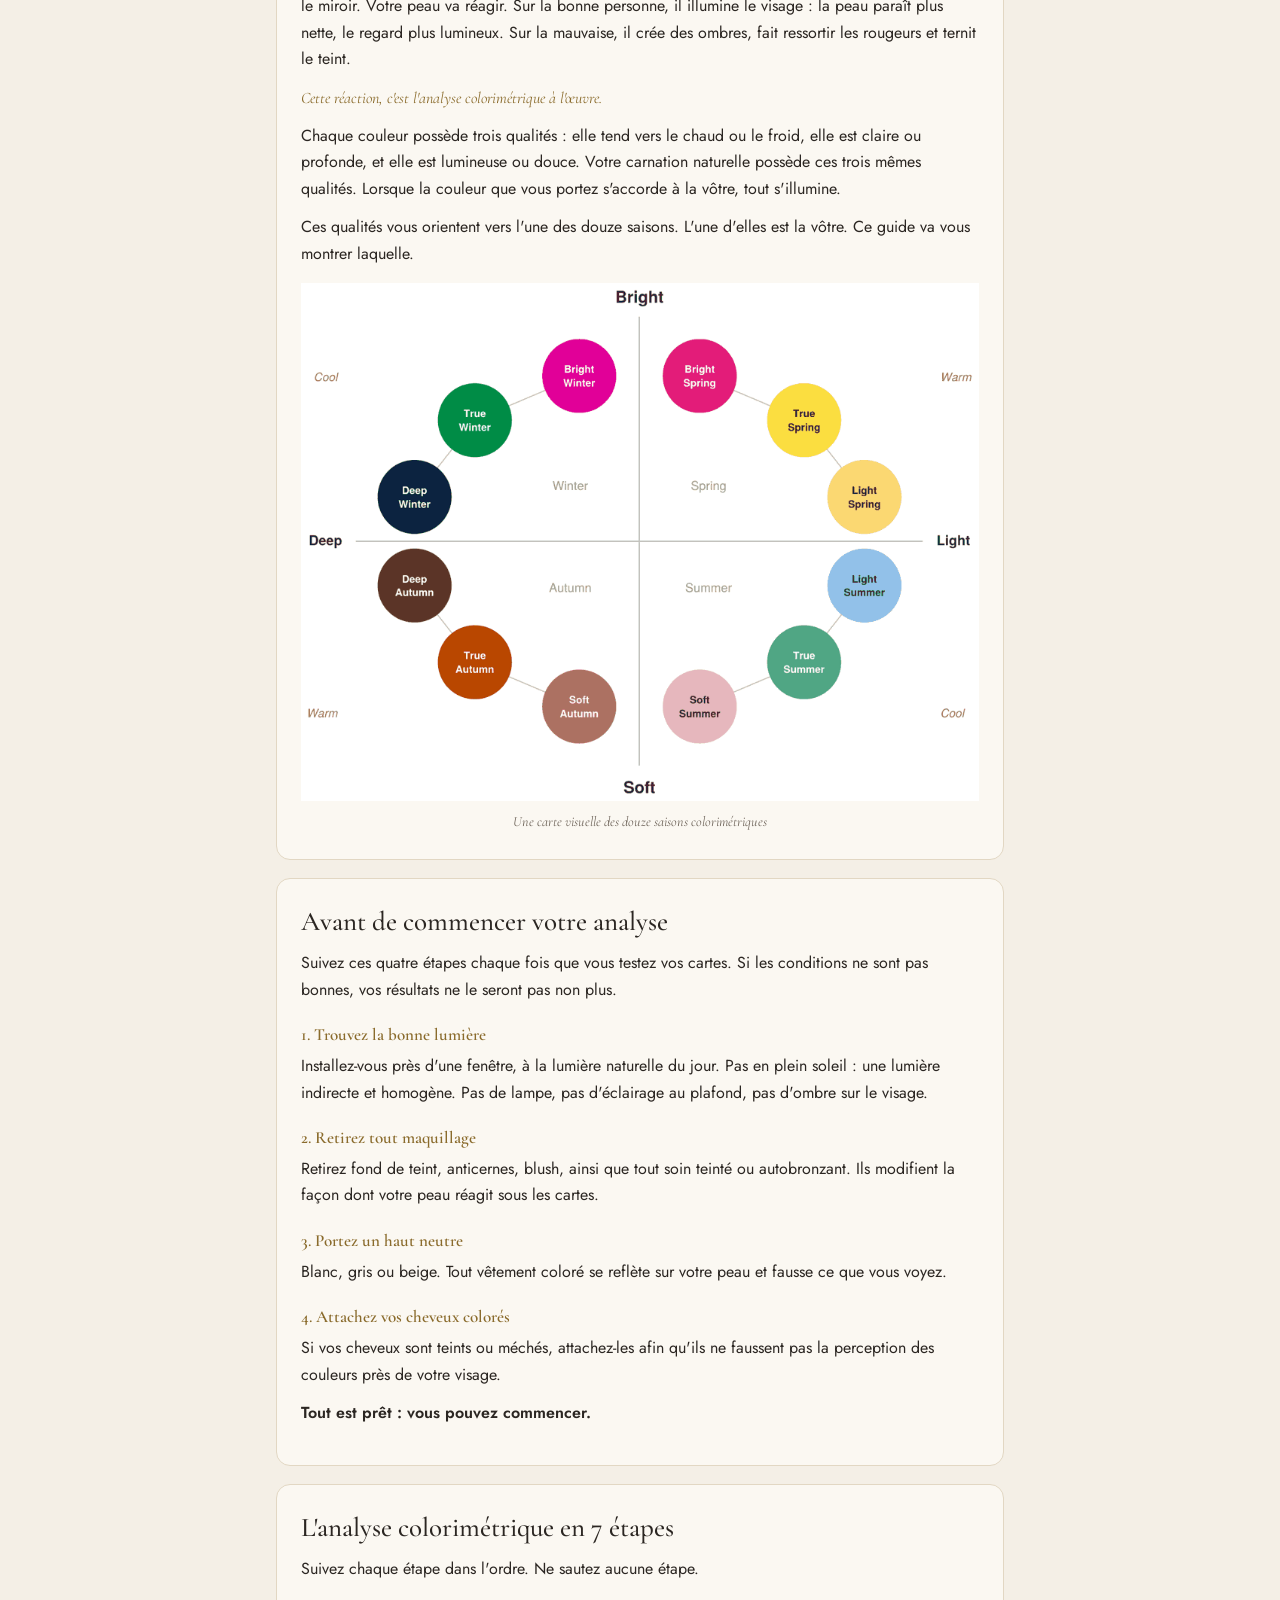
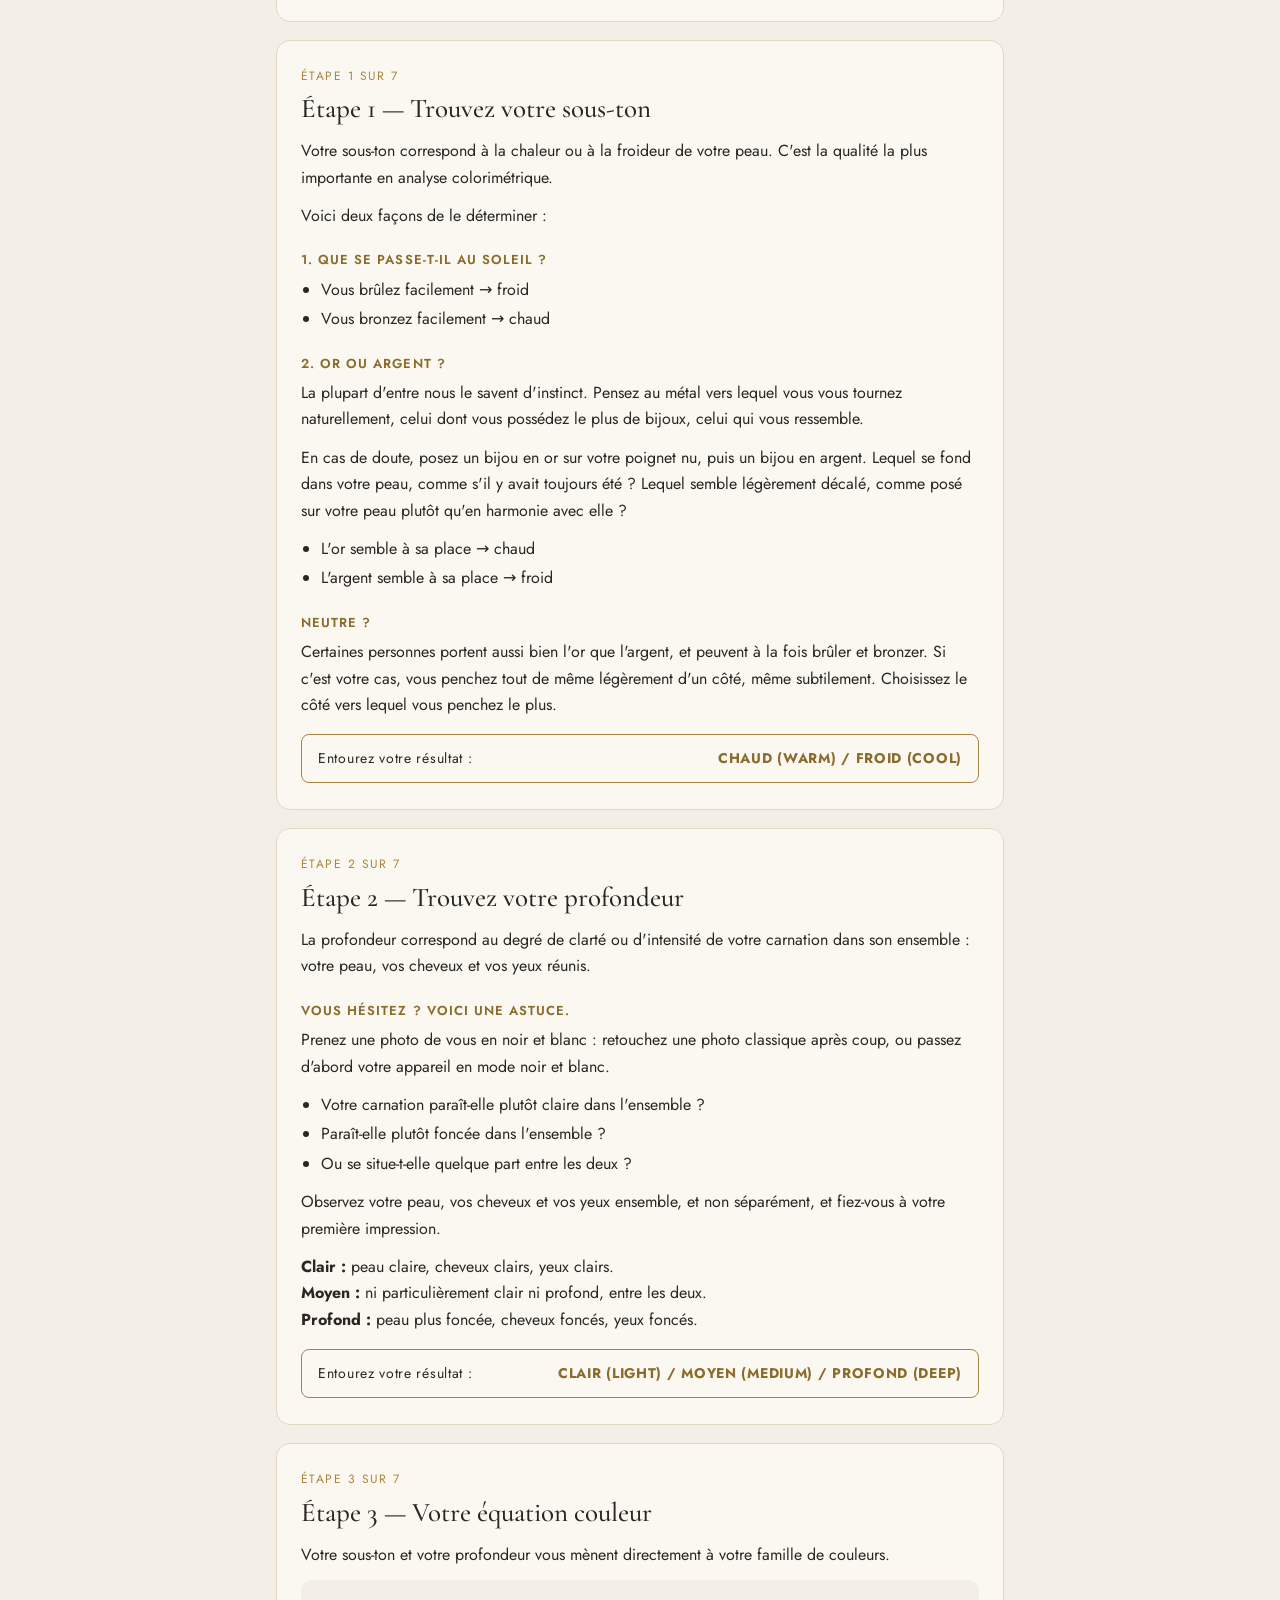
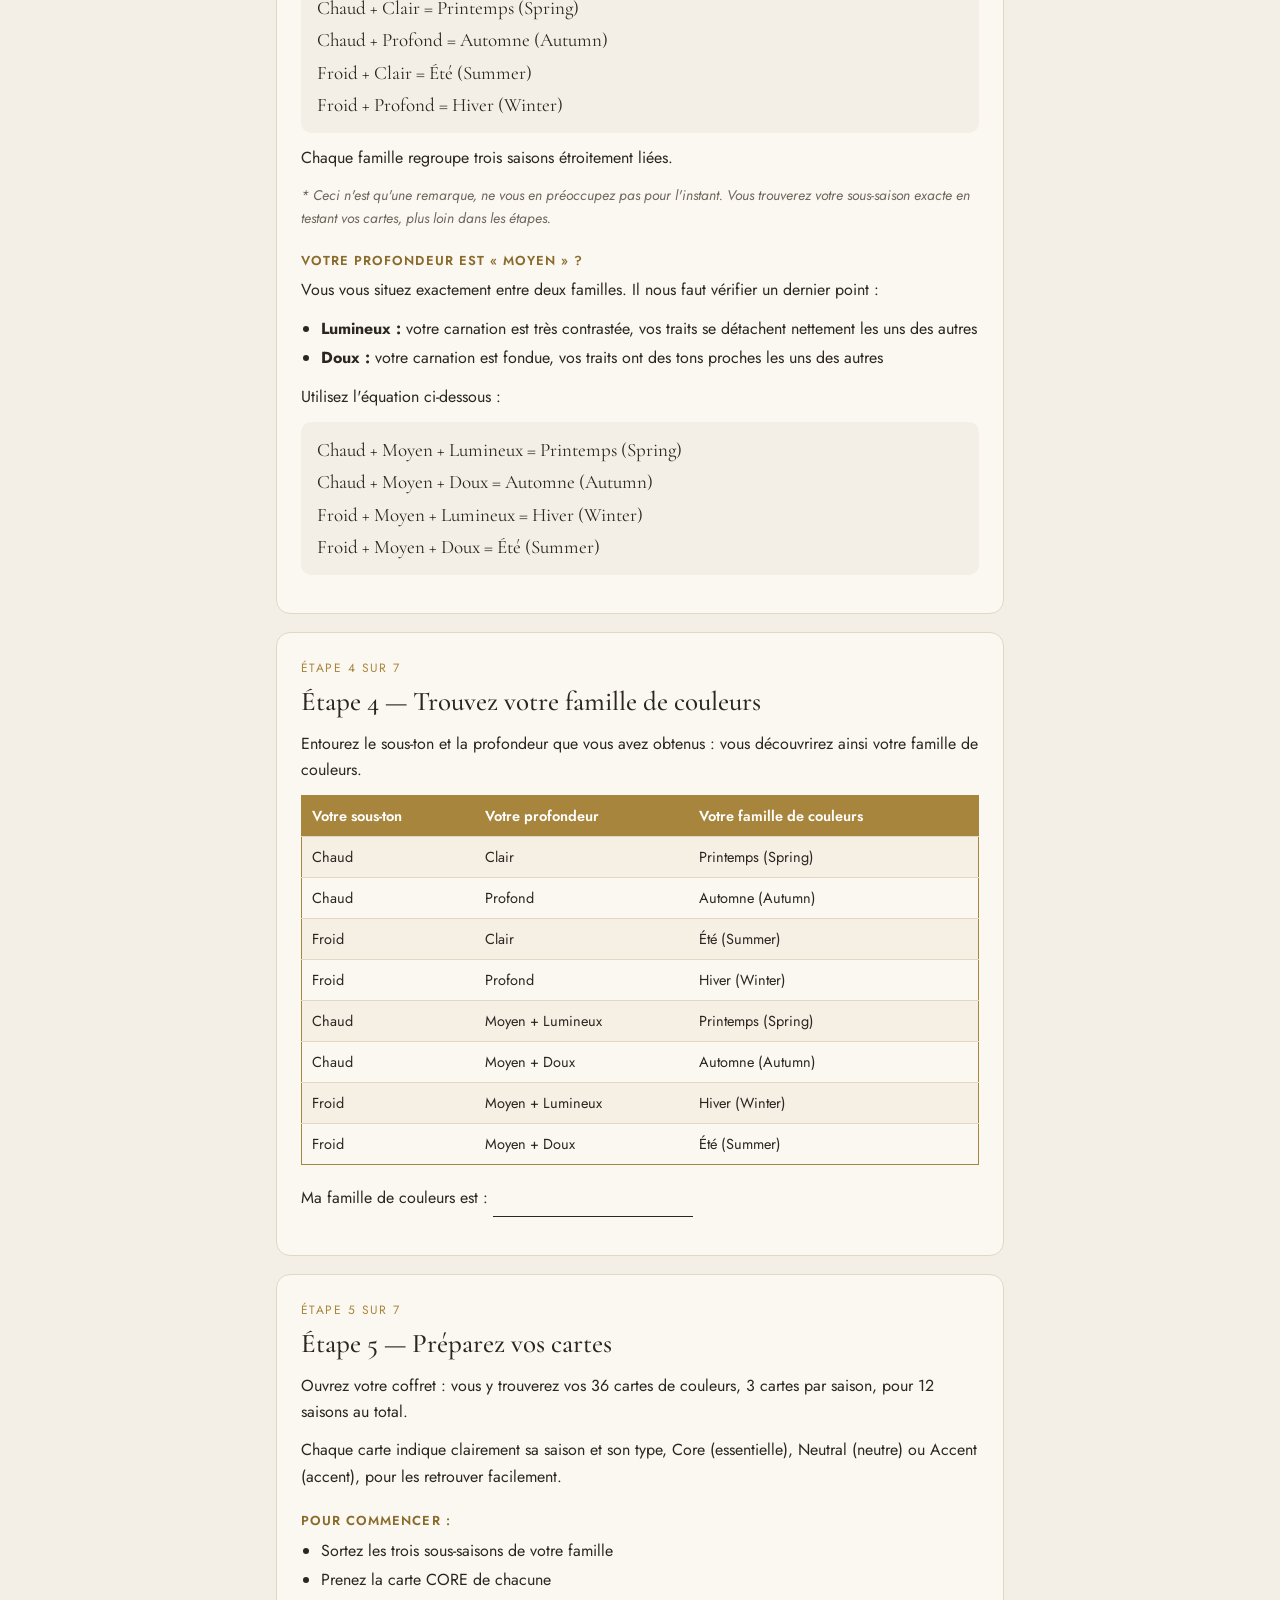
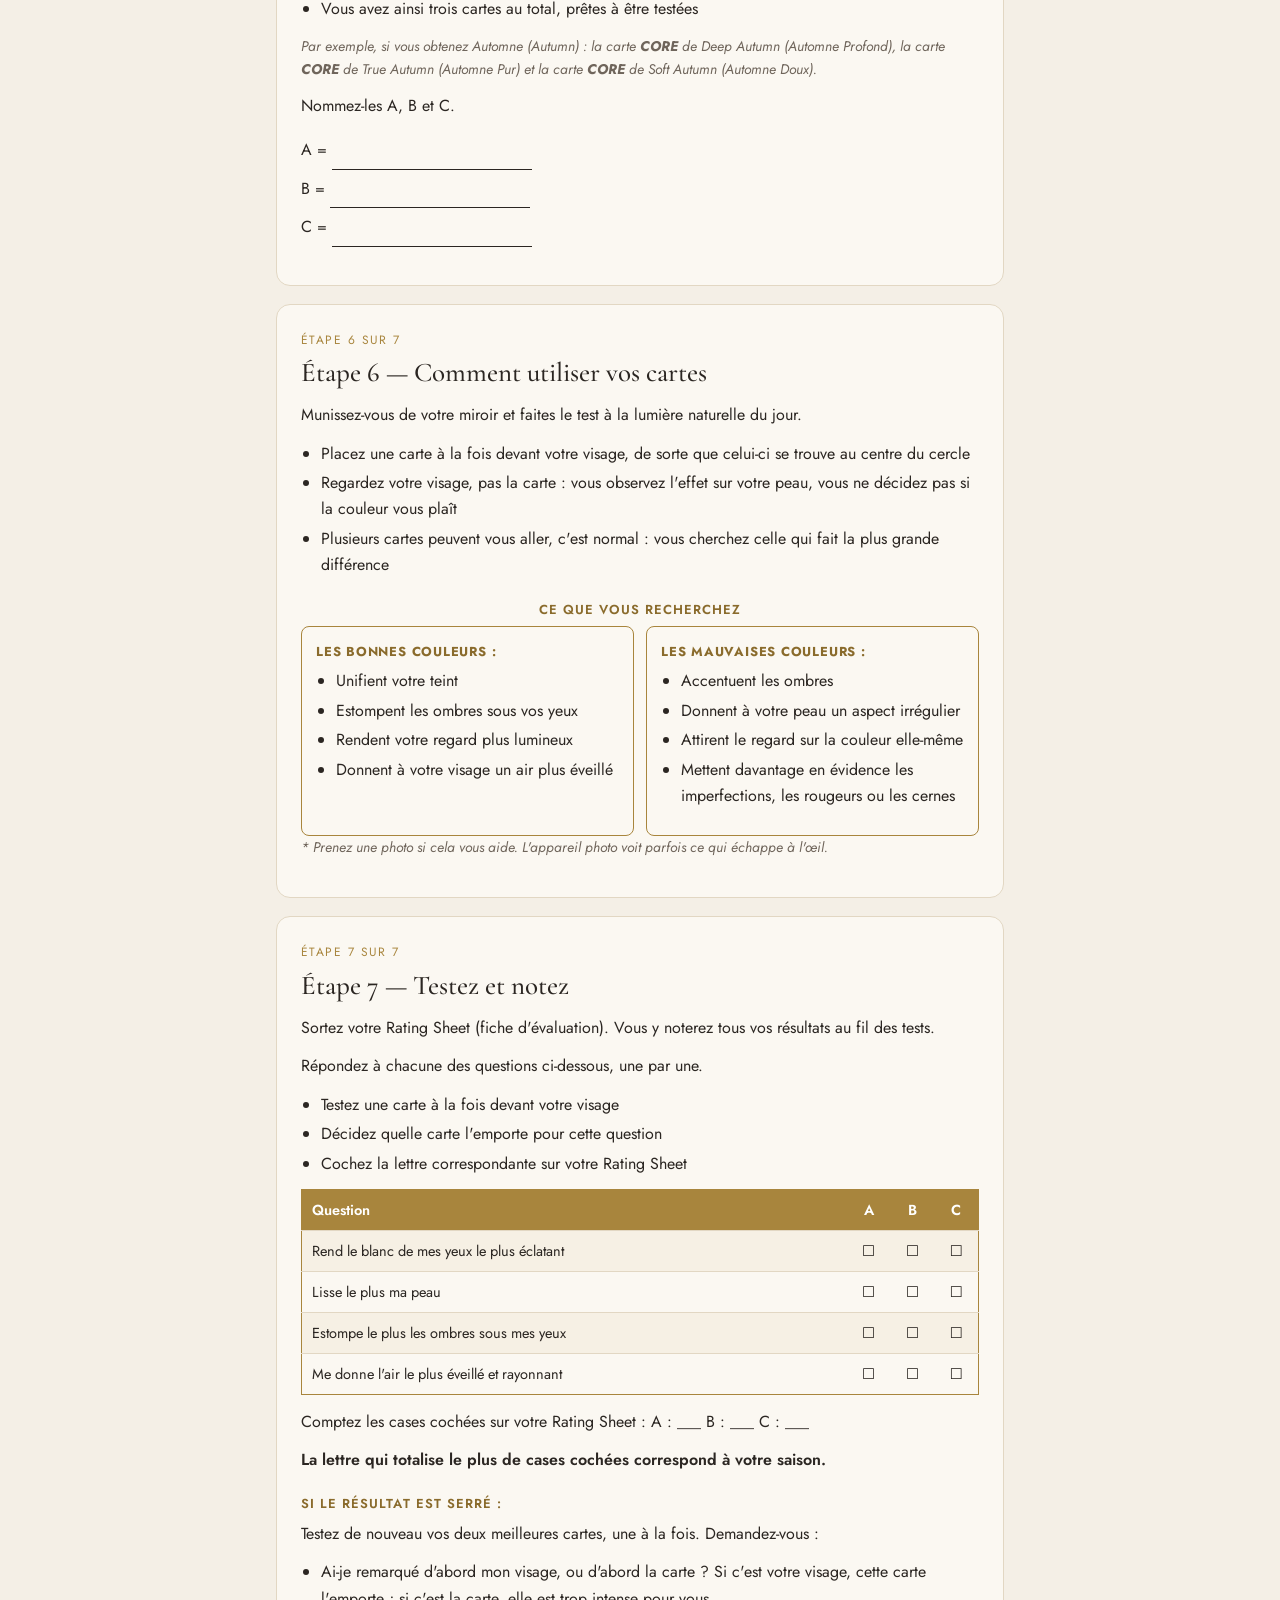
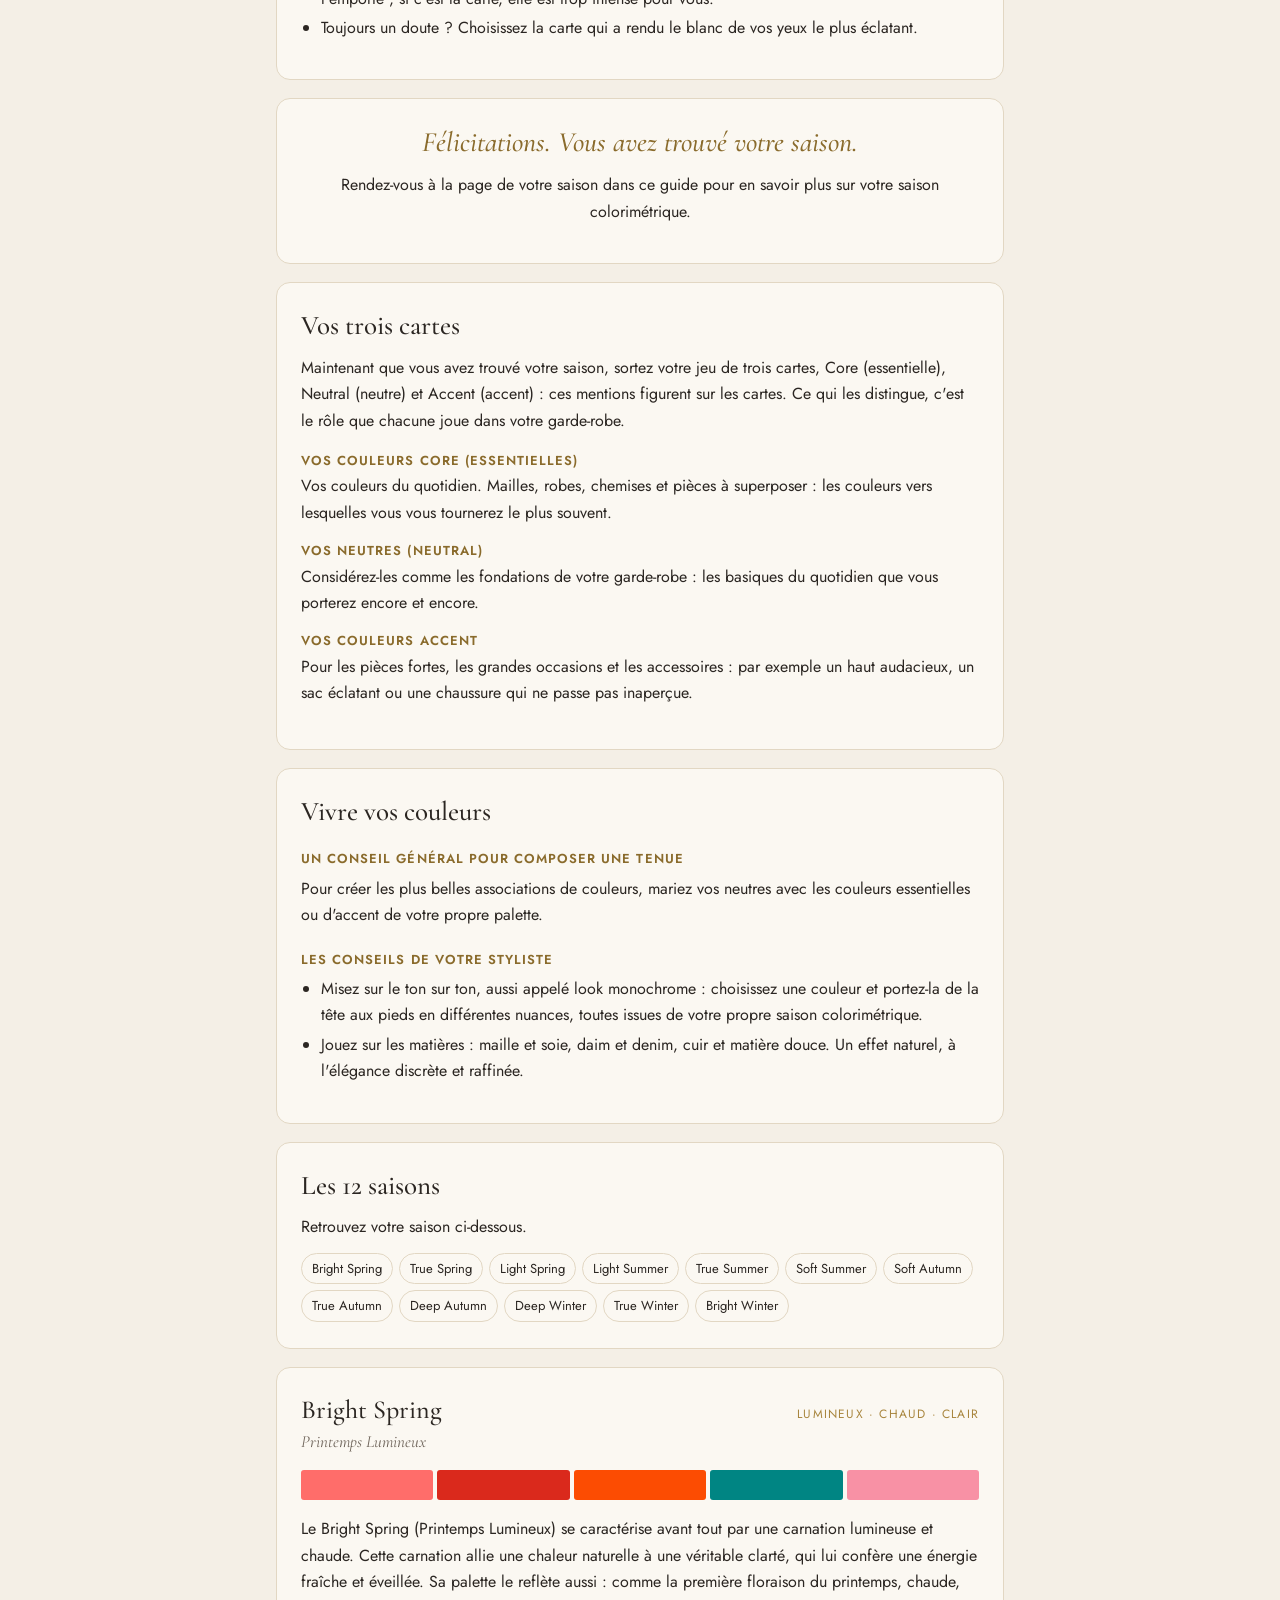
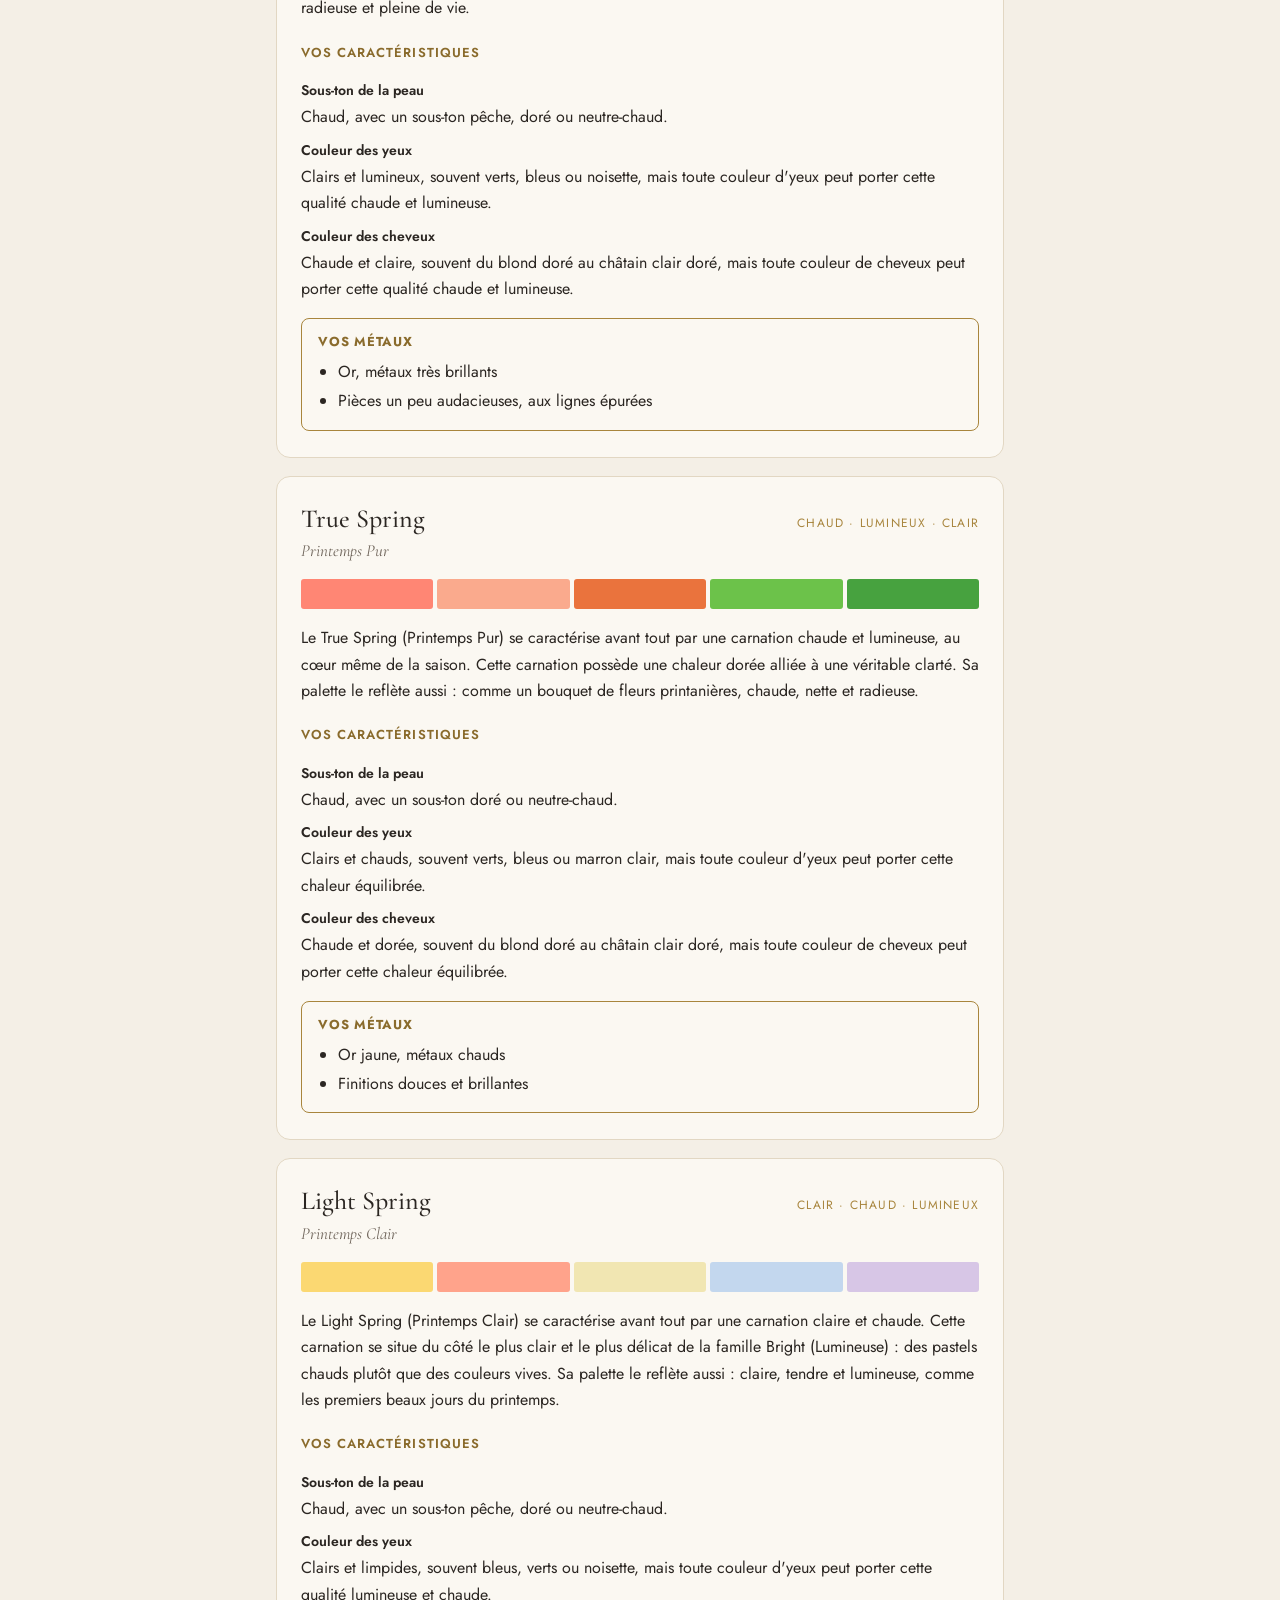
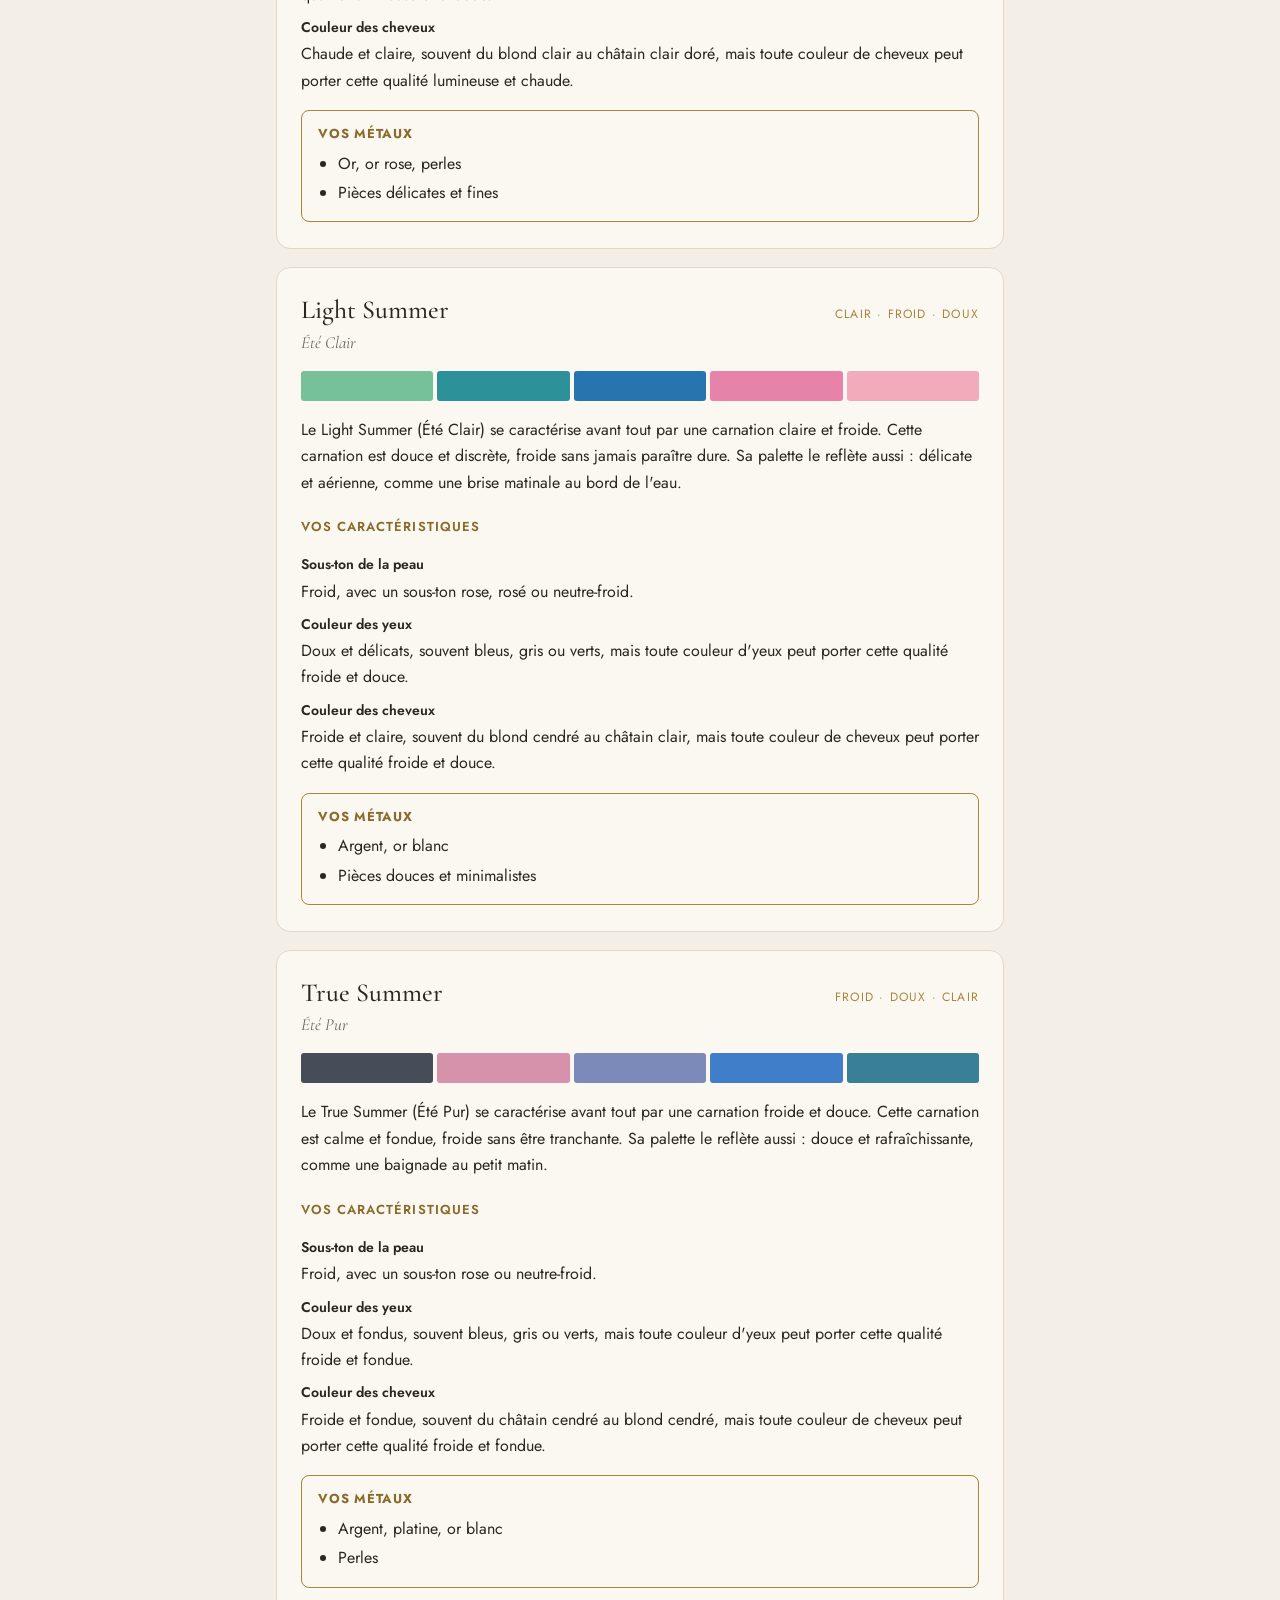
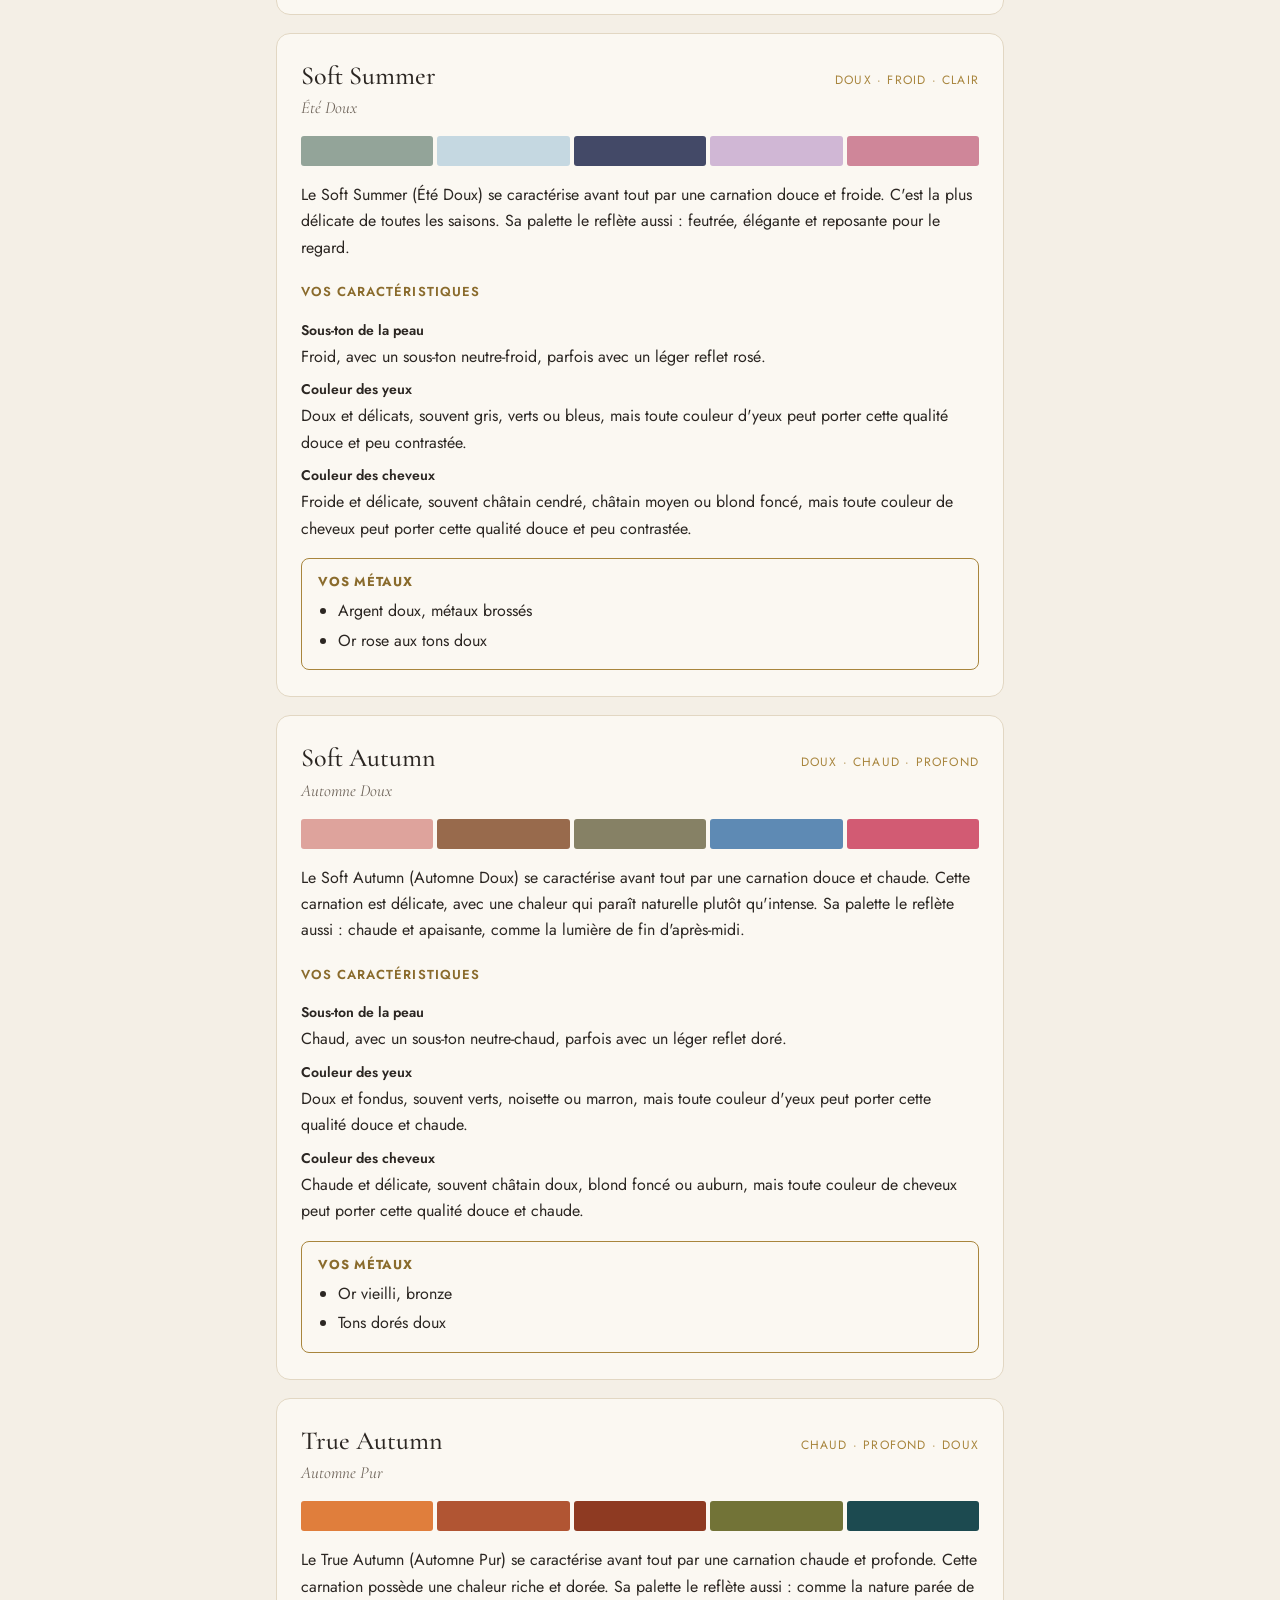
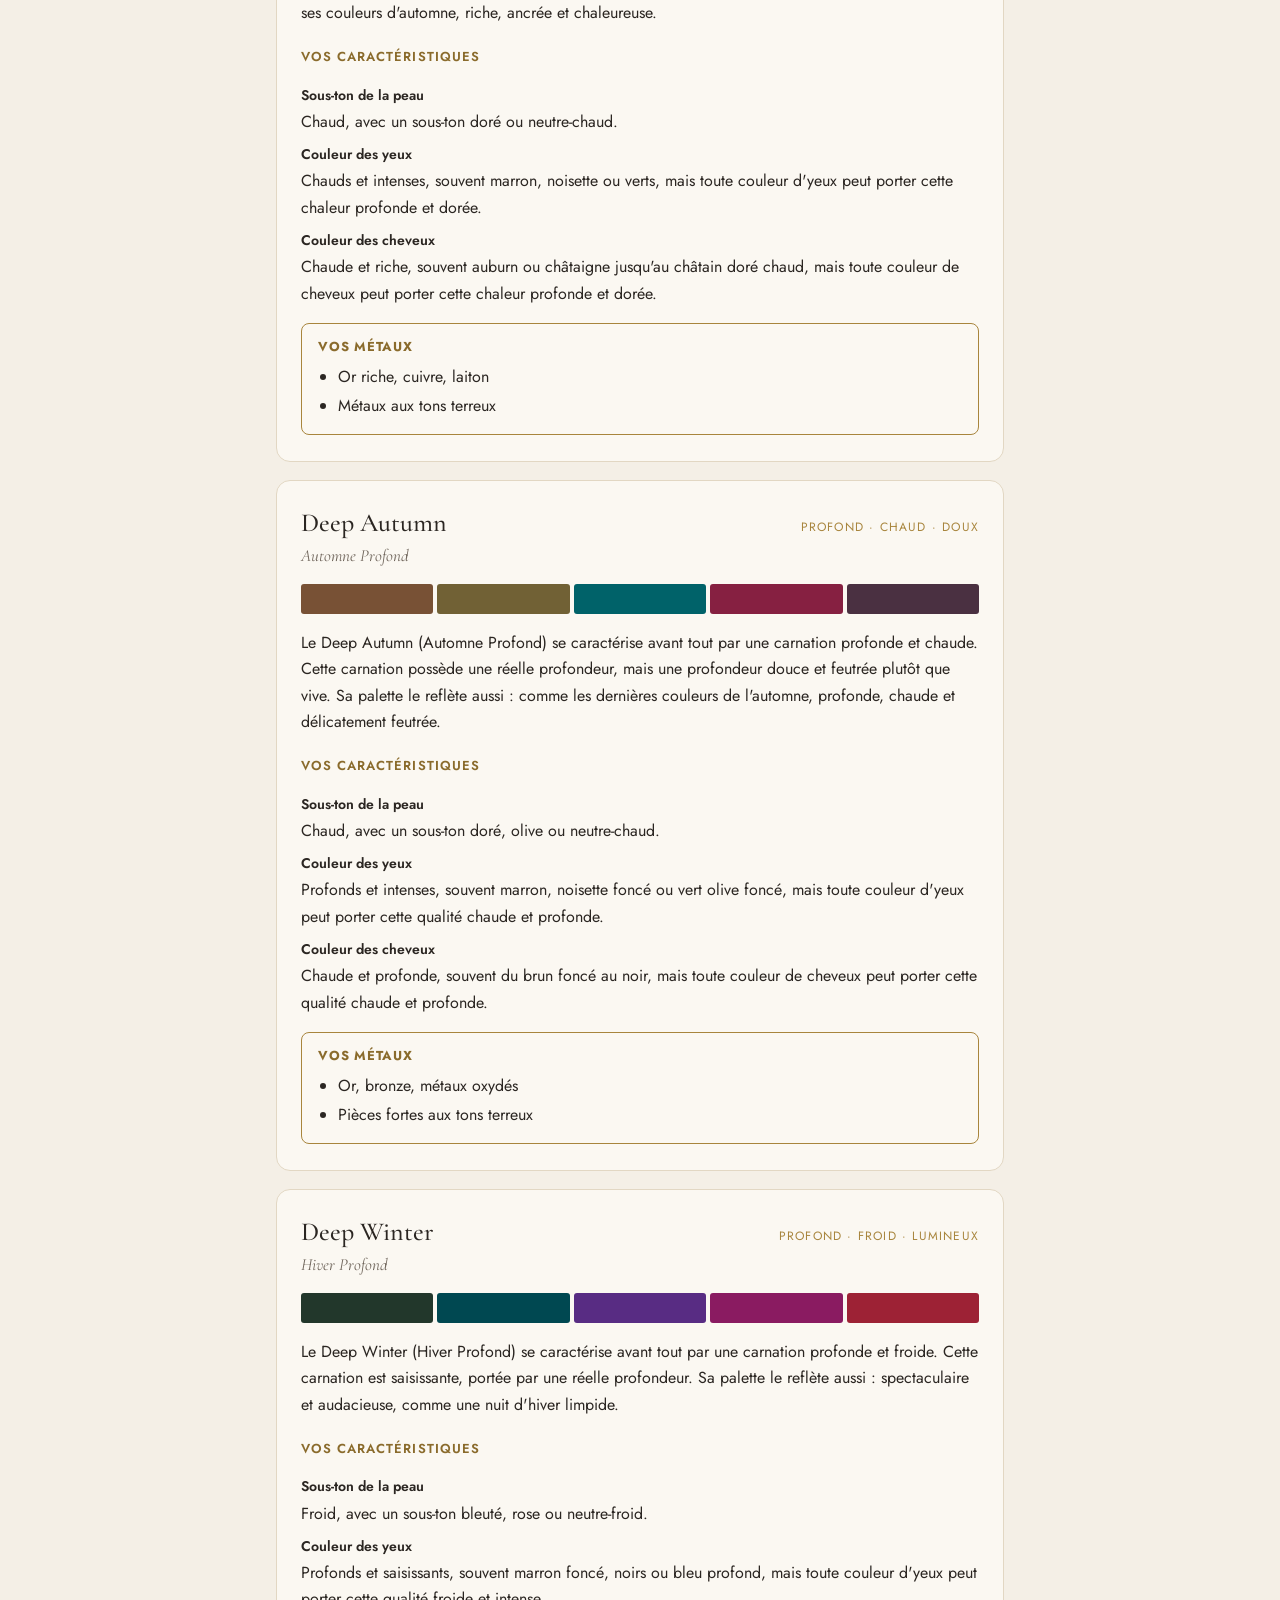
<file: guide/fr.html>
<!doctype html><html lang="fr" dir="ltr"><head><meta charset="utf-8"><meta name="viewport" content="width=device-width,initial-scale=1"><meta name="robots" content="noindex,nofollow"><title>Guide d&#x27;analyse colorimétrique MOORRA</title><link rel="icon" href="data:image/svg+xml,%3Csvg xmlns='http://www.w3.org/2000/svg' viewBox='0 0 32 32'%3E%3Crect width='32' height='32' rx='6' fill='%23a8853d'/%3E%3Ctext x='16' y='22' font-family='Georgia' font-size='18' fill='white' text-anchor='middle'%3EM%3C/text%3E%3C/svg%3E"><link rel="preconnect" href="https://fonts.googleapis.com"><link rel="preconnect" href="https://fonts.gstatic.com" crossorigin><link href="https://fonts.googleapis.com/css2?family=Cormorant+Garamond:ital,wght@0,400;0,500;0,600;1,400&family=Jost:wght@400;500;600&display=swap" rel="stylesheet"><link rel="stylesheet" href="style.css"><style>:root{--serif:'Cormorant Garamond',Georgia,'Times New Roman',serif;--body:'Jost',system-ui,-apple-system,'Segoe UI',sans-serif}</style></head>
<body>
<div class="band">Découvrez les couleurs faites pour vous.</div>
<header class="top"><p class="wm">MOORRA</p><p class="kit">Kit d&#x27;analyse colorimétrique à faire soi-même · Guide</p><div class="rule"></div></header>
<div class="bar noprint"><div class="in"><a class="btn" href="./">&#127760; Langues</a><button class="btn solid" onclick="window.print()">&#8595; Télécharger le PDF</button></div></div>
<main>
<section class="card toc cover-follow noprint"><h2>Sommaire</h2><ol><li><a href="#welcome">Bienvenue.</a></li><li><a href="#bio">Faites la connaissance d&#x27;Olivia</a></li><li><a href="#what">Qu&#x27;est-ce que l&#x27;analyse colorimétrique ?</a></li><li><a href="#before">Avant de commencer votre analyse</a></li><li><a href="#intro7">L&#x27;analyse colorimétrique en 7 étapes</a></li><li><a href="#step1">Étape 1 — Trouvez votre sous-ton</a></li><li><a href="#step2">Étape 2 — Trouvez votre profondeur</a></li><li><a href="#step3">Étape 3 — Votre équation couleur</a></li><li><a href="#step4">Étape 4 — Trouvez votre famille de couleurs</a></li><li><a href="#step5">Étape 5 — Préparez vos cartes</a></li><li><a href="#step6">Étape 6 — Comment utiliser vos cartes</a></li><li><a href="#step7">Étape 7 — Testez et notez</a></li><li><a href="#three">Vos trois cartes</a></li><li><a href="#living">Vivre vos couleurs</a></li><li><a href="#seasons_intro">Les 12 saisons</a></li></ol></section>
<section class="card" id="welcome"><h1>Bienvenue.</h1><p>Félicitations. Vous êtes sur le point de vous simplifier grandement la vie en découvrant les couleurs qui mettent parfaitement en valeur vos traits.</p>
</section>
<section class="card" id="bio"><h2>Faites la connaissance d'Olivia</h2><div class="bio"><img src="olivia.jpg" alt="Olivia" width="120" height="150"><div><p>Bonjour, je suis Olivia. Je suis styliste personnelle certifiée et analyste colorimétrique professionnelle, formée à l'Australian Style Institute. Au fil des années, j'ai aidé des personnes du monde entier à découvrir les couleurs qui leur vont vraiment — à Londres, en Australie et, virtuellement, à peu près partout entre les deux.</p><p>J'ai remarqué une tendance chez mes clientes et clients. Ils essayaient de déterminer eux-mêmes leur saison à l'aide de quiz en ligne et d'applications d'IA, pour finalement se retrouver classés dans la mauvaise saison, encore plus perdus qu'avant. J'étais convaincue que l'analyse colorimétrique devait être claire et rassurante, jamais déroutante. C'est pourquoi j'ai mis mon expérience au service de MOORRA, en créant un guide étape par étape pour que chacun puisse la réaliser, sans aucune expérience.</p><p>Pour moi, le style ne consiste pas à changer qui vous êtes. Il s'agit de révéler qui vous avez toujours été. Car lorsque vous portez les bonnes couleurs, la confiance en soi devient une évidence.</p><p class="contact">Des questions sur vos résultats ? Écrivez-moi à <a href="mailto:ogpersonalstylist@gmail.com">ogpersonalstylist@gmail.com</a></p></div></div>
</section>
<section class="card" id="what"><h2>Qu'est-ce que l'analyse colorimétrique ?</h2><p>Tenez un foulard rouge vif près de votre visage, à la lumière naturelle du jour, et regardez-vous dans le miroir. Votre peau va réagir. Sur la bonne personne, il illumine le visage : la peau paraît plus nette, le regard plus lumineux. Sur la mauvaise, il crée des ombres, fait ressortir les rougeurs et ternit le teint.</p><p class="em">Cette réaction, c'est l'analyse colorimétrique à l'œuvre.</p><p>Chaque couleur possède trois qualités : elle tend vers le chaud ou le froid, elle est claire ou profonde, et elle est lumineuse ou douce. Votre carnation naturelle possède ces trois mêmes qualités. Lorsque la couleur que vous portez s'accorde à la vôtre, tout s'illumine.</p><p>Ces qualités vous orientent vers l'une des douze saisons. L'une d'elles est la vôtre. Ce guide va vous montrer laquelle.</p><figure><img src="wheel.png" width="900" height="688" loading="lazy" alt="Carte des douze saisons colorimétriques"><figcaption>Une carte visuelle des douze saisons colorimétriques</figcaption></figure>
</section>
<section class="card" id="before"><h2>Avant de commencer votre analyse</h2><p>Suivez ces quatre étapes chaque fois que vous testez vos cartes. Si les conditions ne sont pas bonnes, vos résultats ne le seront pas non plus.</p><h3>1. Trouvez la bonne lumière</h3><p>Installez-vous près d'une fenêtre, à la lumière naturelle du jour. Pas en plein soleil : une lumière indirecte et homogène. Pas de lampe, pas d'éclairage au plafond, pas d'ombre sur le visage.</p><h3>2. Retirez tout maquillage</h3><p>Retirez fond de teint, anticernes, blush, ainsi que tout soin teinté ou autobronzant. Ils modifient la façon dont votre peau réagit sous les cartes.</p><h3>3. Portez un haut neutre</h3><p>Blanc, gris ou beige. Tout vêtement coloré se reflète sur votre peau et fausse ce que vous voyez.</p><h3>4. Attachez vos cheveux colorés</h3><p>Si vos cheveux sont teints ou méchés, attachez-les afin qu'ils ne faussent pas la perception des couleurs près de votre visage.</p><p class="strong">Tout est prêt : vous pouvez commencer.</p>
</section>
<section class="card" id="intro7"><h2>L'analyse colorimétrique en 7 étapes</h2><p>Suivez chaque étape dans l'ordre. Ne sautez aucune étape.</p>
</section>
<section class="card" id="step1"><p class="kicker">Étape 1 sur 7</p><h2>Étape 1 — Trouvez votre sous-ton</h2><p>Votre sous-ton correspond à la chaleur ou à la froideur de votre peau. C'est la qualité la plus importante en analyse colorimétrique.</p><p>Voici deux façons de le déterminer :</p><h4>1. Que se passe-t-il au soleil ?</h4><ul><li>Vous brûlez facilement → froid</li><li>Vous bronzez facilement → chaud</li></ul><h4>2. Or ou argent ?</h4><p>La plupart d'entre nous le savent d'instinct. Pensez au métal vers lequel vous vous tournez naturellement, celui dont vous possédez le plus de bijoux, celui qui vous ressemble.</p><p>En cas de doute, posez un bijou en or sur votre poignet nu, puis un bijou en argent. Lequel se fond dans votre peau, comme s'il y avait toujours été ? Lequel semble légèrement décalé, comme posé sur votre peau plutôt qu'en harmonie avec elle ?</p><ul><li>L'or semble à sa place → chaud</li><li>L'argent semble à sa place → froid</li></ul><h4>Neutre ?</h4><p>Certaines personnes portent aussi bien l'or que l'argent, et peuvent à la fois brûler et bronzer. Si c'est votre cas, vous penchez tout de même légèrement d'un côté, même subtilement. Choisissez le côté vers lequel vous penchez le plus.</p><div class="result"><span>Entourez votre résultat :</span><b>CHAUD (WARM) / FROID (COOL)</b></div>
</section>
<section class="card" id="step2"><p class="kicker">Étape 2 sur 7</p><h2>Étape 2 — Trouvez votre profondeur</h2><p>La profondeur correspond au degré de clarté ou d'intensité de votre carnation dans son ensemble : votre peau, vos cheveux et vos yeux réunis.</p><h4>Vous hésitez ? Voici une astuce.</h4><p>Prenez une photo de vous en noir et blanc : retouchez une photo classique après coup, ou passez d'abord votre appareil en mode noir et blanc.</p><ul><li>Votre carnation paraît-elle plutôt claire dans l'ensemble ?</li><li>Paraît-elle plutôt foncée dans l'ensemble ?</li><li>Ou se situe-t-elle quelque part entre les deux ?</li></ul><p>Observez votre peau, vos cheveux et vos yeux ensemble, et non séparément, et fiez-vous à votre première impression.</p><p><b>Clair :</b> peau claire, cheveux clairs, yeux clairs.<br><b>Moyen :</b> ni particulièrement clair ni profond, entre les deux.<br><b>Profond :</b> peau plus foncée, cheveux foncés, yeux foncés.</p><div class="result"><span>Entourez votre résultat :</span><b>CLAIR (LIGHT) / MOYEN (MEDIUM) / PROFOND (DEEP)</b></div>
</section>
<section class="card" id="step3"><p class="kicker">Étape 3 sur 7</p><h2>Étape 3 — Votre équation couleur</h2><p>Votre sous-ton et votre profondeur vous mènent directement à votre famille de couleurs.</p><p class="eq">Chaud + Clair = Printemps (Spring)<br>Chaud + Profond = Automne (Autumn)<br>Froid + Clair = Été (Summer)<br>Froid + Profond = Hiver (Winter)</p><p>Chaque famille regroupe trois saisons étroitement liées.</p><p class="note">* Ceci n'est qu'une remarque, ne vous en préoccupez pas pour l'instant. Vous trouverez votre sous-saison exacte en testant vos cartes, plus loin dans les étapes.</p><h4>Votre profondeur est « moyen » ?</h4><p>Vous vous situez exactement entre deux familles. Il nous faut vérifier un dernier point :</p><ul><li><b>Lumineux :</b> votre carnation est très contrastée, vos traits se détachent nettement les uns des autres</li><li><b>Doux :</b> votre carnation est fondue, vos traits ont des tons proches les uns des autres</li></ul><p>Utilisez l'équation ci-dessous :</p><p class="eq">Chaud + Moyen + Lumineux = Printemps (Spring)<br>Chaud + Moyen + Doux = Automne (Autumn)<br>Froid + Moyen + Lumineux = Hiver (Winter)<br>Froid + Moyen + Doux = Été (Summer)</p>
</section>
<section class="card" id="step4"><p class="kicker">Étape 4 sur 7</p><h2>Étape 4 — Trouvez votre famille de couleurs</h2><p>Entourez le sous-ton et la profondeur que vous avez obtenus : vous découvrirez ainsi votre famille de couleurs.</p><table><thead><tr><th>Votre sous-ton</th><th>Votre profondeur</th><th>Votre famille de couleurs</th></tr></thead><tbody><tr><td>Chaud</td><td>Clair</td><td>Printemps (Spring)</td></tr><tr><td>Chaud</td><td>Profond</td><td>Automne (Autumn)</td></tr><tr><td>Froid</td><td>Clair</td><td>Été (Summer)</td></tr><tr><td>Froid</td><td>Profond</td><td>Hiver (Winter)</td></tr><tr><td>Chaud</td><td>Moyen + Lumineux</td><td>Printemps (Spring)</td></tr><tr><td>Chaud</td><td>Moyen + Doux</td><td>Automne (Autumn)</td></tr><tr><td>Froid</td><td>Moyen + Lumineux</td><td>Hiver (Winter)</td></tr><tr><td>Froid</td><td>Moyen + Doux</td><td>Été (Summer)</td></tr></tbody></table><p class="fill">Ma famille de couleurs est : <span class="line"></span></p>
</section>
<section class="card" id="step5"><p class="kicker">Étape 5 sur 7</p><h2>Étape 5 — Préparez vos cartes</h2><p>Ouvrez votre coffret : vous y trouverez vos 36 cartes de couleurs, 3 cartes par saison, pour 12 saisons au total.</p><p>Chaque carte indique clairement sa saison et son type, Core (essentielle), Neutral (neutre) ou Accent (accent), pour les retrouver facilement.</p><h4>Pour commencer :</h4><ul><li>Sortez les trois sous-saisons de votre famille</li><li>Prenez la carte CORE de chacune</li><li>Vous avez ainsi trois cartes au total, prêtes à être testées</li></ul><p class="note">Par exemple, si vous obtenez Automne (Autumn) : la carte <b>CORE</b> de Deep Autumn (Automne Profond), la carte <b>CORE</b> de True Autumn (Automne Pur) et la carte <b>CORE</b> de Soft Autumn (Automne Doux).</p><p>Nommez-les A, B et C.</p><p class="fill">A = <span class="line"></span><br>B = <span class="line"></span><br>C = <span class="line"></span></p>
</section>
<section class="card" id="step6"><p class="kicker">Étape 6 sur 7</p><h2>Étape 6 — Comment utiliser vos cartes</h2><p>Munissez-vous de votre miroir et faites le test à la lumière naturelle du jour.</p><ul><li>Placez une carte à la fois devant votre visage, de sorte que celui-ci se trouve au centre du cercle</li><li>Regardez votre visage, pas la carte : vous observez l'effet sur votre peau, vous ne décidez pas si la couleur vous plaît</li><li>Plusieurs cartes peuvent vous aller, c'est normal : vous cherchez celle qui fait la plus grande différence</li></ul><h4 class="center">Ce que vous recherchez</h4><div class="two"><div class="box"><h5>Les bonnes couleurs :</h5><ul><li>Unifient votre teint</li><li>Estompent les ombres sous vos yeux</li><li>Rendent votre regard plus lumineux</li><li>Donnent à votre visage un air plus éveillé</li></ul></div><div class="box"><h5>Les mauvaises couleurs :</h5><ul><li>Accentuent les ombres</li><li>Donnent à votre peau un aspect irrégulier</li><li>Attirent le regard sur la couleur elle-même</li><li>Mettent davantage en évidence les imperfections, les rougeurs ou les cernes</li></ul></div></div><p class="note">* Prenez une photo si cela vous aide. L'appareil photo voit parfois ce qui échappe à l'œil.</p>
</section>
<section class="card" id="step7"><p class="kicker">Étape 7 sur 7</p><h2>Étape 7 — Testez et notez</h2><p>Sortez votre Rating Sheet (fiche d'évaluation). Vous y noterez tous vos résultats au fil des tests.</p><p>Répondez à chacune des questions ci-dessous, une par une.</p><ul><li>Testez une carte à la fois devant votre visage</li><li>Décidez quelle carte l'emporte pour cette question</li><li>Cochez la lettre correspondante sur votre Rating Sheet</li></ul><table class="score"><thead><tr><th>Question</th><th>A</th><th>B</th><th>C</th></tr></thead><tbody><tr><td>Rend le blanc de mes yeux le plus éclatant</td><td>☐</td><td>☐</td><td>☐</td></tr><tr><td>Lisse le plus ma peau</td><td>☐</td><td>☐</td><td>☐</td></tr><tr><td>Estompe le plus les ombres sous mes yeux</td><td>☐</td><td>☐</td><td>☐</td></tr><tr><td>Me donne l'air le plus éveillé et rayonnant</td><td>☐</td><td>☐</td><td>☐</td></tr></tbody></table><p>Comptez les cases cochées sur votre Rating Sheet : A : ___ B : ___ C : ___</p><p class="strong">La lettre qui totalise le plus de cases cochées correspond à votre saison.</p><h4>Si le résultat est serré :</h4><p>Testez de nouveau vos deux meilleures cartes, une à la fois. Demandez-vous :</p><ul><li>Ai-je remarqué d'abord mon visage, ou d'abord la carte ? Si c'est votre visage, cette carte l'emporte ; si c'est la carte, elle est trop intense pour vous.</li><li>Toujours un doute ? Choisissez la carte qui a rendu le blanc de vos yeux le plus éclatant.</li></ul>
</section>
<section class="card" id="congrats"><h2 class="script">Félicitations. Vous avez trouvé votre saison.</h2><p>Rendez-vous à la page de votre saison dans ce guide pour en savoir plus sur votre saison colorimétrique.</p>
</section>
<section class="card" id="three"><h2>Vos trois cartes</h2><p>Maintenant que vous avez trouvé votre saison, sortez votre jeu de trois cartes, Core (essentielle), Neutral (neutre) et Accent (accent) : ces mentions figurent sur les cartes. Ce qui les distingue, c'est le rôle que chacune joue dans votre garde-robe.</p><dl><dt>Vos couleurs Core (essentielles)</dt><dd>Vos couleurs du quotidien. Mailles, robes, chemises et pièces à superposer : les couleurs vers lesquelles vous vous tournerez le plus souvent.</dd><dt>Vos neutres (Neutral)</dt><dd>Considérez-les comme les fondations de votre garde-robe : les basiques du quotidien que vous porterez encore et encore.</dd><dt>Vos couleurs Accent</dt><dd>Pour les pièces fortes, les grandes occasions et les accessoires : par exemple un haut audacieux, un sac éclatant ou une chaussure qui ne passe pas inaperçue.</dd></dl>
</section>
<section class="card" id="living"><h2>Vivre vos couleurs</h2><h4>Un conseil général pour composer une tenue</h4><p>Pour créer les plus belles associations de couleurs, mariez vos neutres avec les couleurs essentielles ou d'accent de votre propre palette.</p><h4>Les conseils de votre styliste</h4><ul><li>Misez sur le ton sur ton, aussi appelé look monochrome : choisissez une couleur et portez-la de la tête aux pieds en différentes nuances, toutes issues de votre propre saison colorimétrique.</li><li>Jouez sur les matières : maille et soie, daim et denim, cuir et matière douce. Un effet naturel, à l'élégance discrète et raffinée.</li></ul>
</section>
<section class="card" id="seasons_intro"><h2>Les 12 saisons</h2><p>Retrouvez votre saison ci-dessous.</p>
<div class="sgrid-nav noprint"><a href="#s-bright-spring">Bright Spring</a><a href="#s-true-spring">True Spring</a><a href="#s-light-spring">Light Spring</a><a href="#s-light-summer">Light Summer</a><a href="#s-true-summer">True Summer</a><a href="#s-soft-summer">Soft Summer</a><a href="#s-soft-autumn">Soft Autumn</a><a href="#s-true-autumn">True Autumn</a><a href="#s-deep-autumn">Deep Autumn</a><a href="#s-deep-winter">Deep Winter</a><a href="#s-true-winter">True Winter</a><a href="#s-bright-winter">Bright Winter</a></div>
</section>
<section class="card season" id="s-bright-spring"><div class="head"><div><h2 class="sname" lang="en" dir="ltr">Bright Spring</h2><p class="slocal">Printemps Lumineux</p></div><span class="tags">LUMINEUX · CHAUD · CLAIR</span></div><div class="sw"><span style="background:#ff6d6a"></span><span style="background:#da291c"></span><span style="background:#fc4c02"></span><span style="background:#008583"></span><span style="background:#f891a5"></span></div><p>Le Bright Spring (Printemps Lumineux) se caractérise avant tout par une carnation lumineuse et chaude. Cette carnation allie une chaleur naturelle à une véritable clarté, qui lui confère une énergie fraîche et éveillée. Sa palette le reflète aussi : comme la première floraison du printemps, chaude, radieuse et pleine de vie.</p><h4>Vos caractéristiques</h4><dl class="feat"><dt>Sous-ton de la peau</dt><dd>Chaud, avec un sous-ton pêche, doré ou neutre-chaud.</dd><dt>Couleur des yeux</dt><dd>Clairs et lumineux, souvent verts, bleus ou noisette, mais toute couleur d&#x27;yeux peut porter cette qualité chaude et lumineuse.</dd><dt>Couleur des cheveux</dt><dd>Chaude et claire, souvent du blond doré au châtain clair doré, mais toute couleur de cheveux peut porter cette qualité chaude et lumineuse.</dd></dl><div class="metals"><h5>Vos métaux</h5><ul><li>Or, métaux très brillants</li><li>Pièces un peu audacieuses, aux lignes épurées</li></ul></div></section>
<section class="card season" id="s-true-spring"><div class="head"><div><h2 class="sname" lang="en" dir="ltr">True Spring</h2><p class="slocal">Printemps Pur</p></div><span class="tags">CHAUD · LUMINEUX · CLAIR</span></div><div class="sw"><span style="background:#ff8674"></span><span style="background:#faaa8d"></span><span style="background:#ea733d"></span><span style="background:#6cc24a"></span><span style="background:#47a23f"></span></div><p>Le True Spring (Printemps Pur) se caractérise avant tout par une carnation chaude et lumineuse, au cœur même de la saison. Cette carnation possède une chaleur dorée alliée à une véritable clarté. Sa palette le reflète aussi : comme un bouquet de fleurs printanières, chaude, nette et radieuse.</p><h4>Vos caractéristiques</h4><dl class="feat"><dt>Sous-ton de la peau</dt><dd>Chaud, avec un sous-ton doré ou neutre-chaud.</dd><dt>Couleur des yeux</dt><dd>Clairs et chauds, souvent verts, bleus ou marron clair, mais toute couleur d&#x27;yeux peut porter cette chaleur équilibrée.</dd><dt>Couleur des cheveux</dt><dd>Chaude et dorée, souvent du blond doré au châtain clair doré, mais toute couleur de cheveux peut porter cette chaleur équilibrée.</dd></dl><div class="metals"><h5>Vos métaux</h5><ul><li>Or jaune, métaux chauds</li><li>Finitions douces et brillantes</li></ul></div></section>
<section class="card season" id="s-light-spring"><div class="head"><div><h2 class="sname" lang="en" dir="ltr">Light Spring</h2><p class="slocal">Printemps Clair</p></div><span class="tags">CLAIR · CHAUD · LUMINEUX</span></div><div class="sw"><span style="background:#fbd872"></span><span style="background:#ffa38b"></span><span style="background:#f1e6b2"></span><span style="background:#c3d7ee"></span><span style="background:#d7c6e6"></span></div><p>Le Light Spring (Printemps Clair) se caractérise avant tout par une carnation claire et chaude. Cette carnation se situe du côté le plus clair et le plus délicat de la famille Bright (Lumineuse) : des pastels chauds plutôt que des couleurs vives. Sa palette le reflète aussi : claire, tendre et lumineuse, comme les premiers beaux jours du printemps.</p><h4>Vos caractéristiques</h4><dl class="feat"><dt>Sous-ton de la peau</dt><dd>Chaud, avec un sous-ton pêche, doré ou neutre-chaud.</dd><dt>Couleur des yeux</dt><dd>Clairs et limpides, souvent bleus, verts ou noisette, mais toute couleur d&#x27;yeux peut porter cette qualité lumineuse et chaude.</dd><dt>Couleur des cheveux</dt><dd>Chaude et claire, souvent du blond clair au châtain clair doré, mais toute couleur de cheveux peut porter cette qualité lumineuse et chaude.</dd></dl><div class="metals"><h5>Vos métaux</h5><ul><li>Or, or rose, perles</li><li>Pièces délicates et fines</li></ul></div></section>
<section class="card season" id="s-light-summer"><div class="head"><div><h2 class="sname" lang="en" dir="ltr">Light Summer</h2><p class="slocal">Été Clair</p></div><span class="tags">CLAIR · FROID · DOUX</span></div><div class="sw"><span style="background:#77c19a"></span><span style="background:#2c9199"></span><span style="background:#2774ae"></span><span style="background:#e782a9"></span><span style="background:#f2acb9"></span></div><p>Le Light Summer (Été Clair) se caractérise avant tout par une carnation claire et froide. Cette carnation est douce et discrète, froide sans jamais paraître dure. Sa palette le reflète aussi : délicate et aérienne, comme une brise matinale au bord de l&#x27;eau.</p><h4>Vos caractéristiques</h4><dl class="feat"><dt>Sous-ton de la peau</dt><dd>Froid, avec un sous-ton rose, rosé ou neutre-froid.</dd><dt>Couleur des yeux</dt><dd>Doux et délicats, souvent bleus, gris ou verts, mais toute couleur d&#x27;yeux peut porter cette qualité froide et douce.</dd><dt>Couleur des cheveux</dt><dd>Froide et claire, souvent du blond cendré au châtain clair, mais toute couleur de cheveux peut porter cette qualité froide et douce.</dd></dl><div class="metals"><h5>Vos métaux</h5><ul><li>Argent, or blanc</li><li>Pièces douces et minimalistes</li></ul></div></section>
<section class="card season" id="s-true-summer"><div class="head"><div><h2 class="sname" lang="en" dir="ltr">True Summer</h2><p class="slocal">Été Pur</p></div><span class="tags">FROID · DOUX · CLAIR</span></div><div class="sw"><span style="background:#474c59"></span><span style="background:#d592aa"></span><span style="background:#7c8aba"></span><span style="background:#407ec9"></span><span style="background:#387f97"></span></div><p>Le True Summer (Été Pur) se caractérise avant tout par une carnation froide et douce. Cette carnation est calme et fondue, froide sans être tranchante. Sa palette le reflète aussi : douce et rafraîchissante, comme une baignade au petit matin.</p><h4>Vos caractéristiques</h4><dl class="feat"><dt>Sous-ton de la peau</dt><dd>Froid, avec un sous-ton rose ou neutre-froid.</dd><dt>Couleur des yeux</dt><dd>Doux et fondus, souvent bleus, gris ou verts, mais toute couleur d&#x27;yeux peut porter cette qualité froide et fondue.</dd><dt>Couleur des cheveux</dt><dd>Froide et fondue, souvent du châtain cendré au blond cendré, mais toute couleur de cheveux peut porter cette qualité froide et fondue.</dd></dl><div class="metals"><h5>Vos métaux</h5><ul><li>Argent, platine, or blanc</li><li>Perles</li></ul></div></section>
<section class="card season" id="s-soft-summer"><div class="head"><div><h2 class="sname" lang="en" dir="ltr">Soft Summer</h2><p class="slocal">Été Doux</p></div><span class="tags">DOUX · FROID · CLAIR</span></div><div class="sw"><span style="background:#93a499"></span><span style="background:#c5d8e1"></span><span style="background:#434967"></span><span style="background:#d0b7d5"></span><span style="background:#cf8699"></span></div><p>Le Soft Summer (Été Doux) se caractérise avant tout par une carnation douce et froide. C&#x27;est la plus délicate de toutes les saisons. Sa palette le reflète aussi : feutrée, élégante et reposante pour le regard.</p><h4>Vos caractéristiques</h4><dl class="feat"><dt>Sous-ton de la peau</dt><dd>Froid, avec un sous-ton neutre-froid, parfois avec un léger reflet rosé.</dd><dt>Couleur des yeux</dt><dd>Doux et délicats, souvent gris, verts ou bleus, mais toute couleur d&#x27;yeux peut porter cette qualité douce et peu contrastée.</dd><dt>Couleur des cheveux</dt><dd>Froide et délicate, souvent châtain cendré, châtain moyen ou blond foncé, mais toute couleur de cheveux peut porter cette qualité douce et peu contrastée.</dd></dl><div class="metals"><h5>Vos métaux</h5><ul><li>Argent doux, métaux brossés</li><li>Or rose aux tons doux</li></ul></div></section>
<section class="card season" id="s-soft-autumn"><div class="head"><div><h2 class="sname" lang="en" dir="ltr">Soft Autumn</h2><p class="slocal">Automne Doux</p></div><span class="tags">DOUX · CHAUD · PROFOND</span></div><div class="sw"><span style="background:#dea39c"></span><span style="background:#986a4c"></span><span style="background:#868165"></span><span style="background:#5e8ab4"></span><span style="background:#d25b73"></span></div><p>Le Soft Autumn (Automne Doux) se caractérise avant tout par une carnation douce et chaude. Cette carnation est délicate, avec une chaleur qui paraît naturelle plutôt qu&#x27;intense. Sa palette le reflète aussi : chaude et apaisante, comme la lumière de fin d&#x27;après-midi.</p><h4>Vos caractéristiques</h4><dl class="feat"><dt>Sous-ton de la peau</dt><dd>Chaud, avec un sous-ton neutre-chaud, parfois avec un léger reflet doré.</dd><dt>Couleur des yeux</dt><dd>Doux et fondus, souvent verts, noisette ou marron, mais toute couleur d&#x27;yeux peut porter cette qualité douce et chaude.</dd><dt>Couleur des cheveux</dt><dd>Chaude et délicate, souvent châtain doux, blond foncé ou auburn, mais toute couleur de cheveux peut porter cette qualité douce et chaude.</dd></dl><div class="metals"><h5>Vos métaux</h5><ul><li>Or vieilli, bronze</li><li>Tons dorés doux</li></ul></div></section>
<section class="card season" id="s-true-autumn"><div class="head"><div><h2 class="sname" lang="en" dir="ltr">True Autumn</h2><p class="slocal">Automne Pur</p></div><span class="tags">CHAUD · PROFOND · DOUX</span></div><div class="sw"><span style="background:#e07e3c"></span><span style="background:#b15533"></span><span style="background:#8e3a22"></span><span style="background:#727337"></span><span style="background:#1c4a50"></span></div><p>Le True Autumn (Automne Pur) se caractérise avant tout par une carnation chaude et profonde. Cette carnation possède une chaleur riche et dorée. Sa palette le reflète aussi : comme la nature parée de ses couleurs d&#x27;automne, riche, ancrée et chaleureuse.</p><h4>Vos caractéristiques</h4><dl class="feat"><dt>Sous-ton de la peau</dt><dd>Chaud, avec un sous-ton doré ou neutre-chaud.</dd><dt>Couleur des yeux</dt><dd>Chauds et intenses, souvent marron, noisette ou verts, mais toute couleur d&#x27;yeux peut porter cette chaleur profonde et dorée.</dd><dt>Couleur des cheveux</dt><dd>Chaude et riche, souvent auburn ou châtaigne jusqu&#x27;au châtain doré chaud, mais toute couleur de cheveux peut porter cette chaleur profonde et dorée.</dd></dl><div class="metals"><h5>Vos métaux</h5><ul><li>Or riche, cuivre, laiton</li><li>Métaux aux tons terreux</li></ul></div></section>
<section class="card season" id="s-deep-autumn"><div class="head"><div><h2 class="sname" lang="en" dir="ltr">Deep Autumn</h2><p class="slocal">Automne Profond</p></div><span class="tags">PROFOND · CHAUD · DOUX</span></div><div class="sw"><span style="background:#785135"></span><span style="background:#716135"></span><span style="background:#006269"></span><span style="background:#862041"></span><span style="background:#4a3041"></span></div><p>Le Deep Autumn (Automne Profond) se caractérise avant tout par une carnation profonde et chaude. Cette carnation possède une réelle profondeur, mais une profondeur douce et feutrée plutôt que vive. Sa palette le reflète aussi : comme les dernières couleurs de l&#x27;automne, profonde, chaude et délicatement feutrée.</p><h4>Vos caractéristiques</h4><dl class="feat"><dt>Sous-ton de la peau</dt><dd>Chaud, avec un sous-ton doré, olive ou neutre-chaud.</dd><dt>Couleur des yeux</dt><dd>Profonds et intenses, souvent marron, noisette foncé ou vert olive foncé, mais toute couleur d&#x27;yeux peut porter cette qualité chaude et profonde.</dd><dt>Couleur des cheveux</dt><dd>Chaude et profonde, souvent du brun foncé au noir, mais toute couleur de cheveux peut porter cette qualité chaude et profonde.</dd></dl><div class="metals"><h5>Vos métaux</h5><ul><li>Or, bronze, métaux oxydés</li><li>Pièces fortes aux tons terreux</li></ul></div></section>
<section class="card season" id="s-deep-winter"><div class="head"><div><h2 class="sname" lang="en" dir="ltr">Deep Winter</h2><p class="slocal">Hiver Profond</p></div><span class="tags">PROFOND · FROID · LUMINEUX</span></div><div class="sw"><span style="background:#22372b"></span><span style="background:#004851"></span><span style="background:#582c83"></span><span style="background:#8a1b61"></span><span style="background:#9d2235"></span></div><p>Le Deep Winter (Hiver Profond) se caractérise avant tout par une carnation profonde et froide. Cette carnation est saisissante, portée par une réelle profondeur. Sa palette le reflète aussi : spectaculaire et audacieuse, comme une nuit d&#x27;hiver limpide.</p><h4>Vos caractéristiques</h4><dl class="feat"><dt>Sous-ton de la peau</dt><dd>Froid, avec un sous-ton bleuté, rose ou neutre-froid.</dd><dt>Couleur des yeux</dt><dd>Profonds et saisissants, souvent marron foncé, noirs ou bleu profond, mais toute couleur d&#x27;yeux peut porter cette qualité froide et intense.</dd><dt>Couleur des cheveux</dt><dd>Froide et profonde, souvent du brun profond au noir de jais, mais toute couleur de cheveux peut porter cette qualité froide et intense.</dd></dl><div class="metals"><h5>Vos métaux</h5><ul><li>Or et argent, les contrastes marqués fonctionnent</li><li>Métaux forts et audacieux</li></ul></div></section>
<section class="card season" id="s-true-winter"><div class="head"><div><h2 class="sname" lang="en" dir="ltr">True Winter</h2><p class="slocal">Hiver Pur</p></div><span class="tags">FROID · LUMINEUX · PROFOND</span></div><div class="sw"><span style="background:#008c46"></span><span style="background:#5f9bc6"></span><span style="background:#2b5b6c"></span><span style="background:#523178"></span><span style="background:#a50034"></span></div><p>Le True Winter (Hiver Pur) se caractérise avant tout par une carnation froide et lumineuse. Cette carnation est nette et limpide. Sa palette le reflète aussi : saisissante et épurée, comme la neige fraîche sous un ciel éclatant.</p><h4>Vos caractéristiques</h4><dl class="feat"><dt>Sous-ton de la peau</dt><dd>Froid, avec un sous-ton bleuté ou neutre-froid.</dd><dt>Couleur des yeux</dt><dd>Clairs et perçants, souvent bleus, marron foncé ou noirs, mais toute couleur d&#x27;yeux peut porter cette qualité froide et très contrastée.</dd><dt>Couleur des cheveux</dt><dd>Froide et profonde, souvent du brun profond au noir de jais, mais toute couleur de cheveux peut porter cette qualité froide et très contrastée.</dd></dl><div class="metals"><h5>Vos métaux</h5><ul><li>Argent, platine, or blanc</li><li>Pièces très contrastées</li></ul></div></section>
<section class="card season" id="s-bright-winter"><div class="head"><div><h2 class="sname" lang="en" dir="ltr">Bright Winter</h2><p class="slocal">Hiver Lumineux</p></div><span class="tags">LUMINEUX · FROID · PROFOND</span></div><div class="sw"><span style="background:#aed000"></span><span style="background:#00a376"></span><span style="background:#007db4"></span><span style="background:#f1a7dc"></span><span style="background:#c5003e"></span></div><p>Le Bright Winter (Hiver Lumineux) se caractérise avant tout par une carnation lumineuse et froide. C&#x27;est la plus audacieuse de toutes les saisons. Sa palette le reflète aussi : vive et électrique, comme les lumières de la ville la nuit.</p><h4>Vos caractéristiques</h4><dl class="feat"><dt>Sous-ton de la peau</dt><dd>Froid, avec un sous-ton rose, bleuté ou neutre-froid.</dd><dt>Couleur des yeux</dt><dd>Lumineux et clairs, souvent bleus, verts ou noisette, mais toute couleur d&#x27;yeux peut porter cette qualité froide et percutante.</dd><dt>Couleur des cheveux</dt><dd>Froide et profonde, souvent du châtain moyen au noir, souvent avec une brillance naturelle, mais toute couleur de cheveux peut porter cette qualité froide et percutante.</dd></dl><div class="metals"><h5>Vos métaux</h5><ul><li>Argent très brillant, platine</li><li>Métaux audacieux, aux lignes épurées</li></ul></div></section>
</main><footer><p class="wm small">MOORRA</p><p class="tag2">Découvrez les couleurs faites pour vous.</p><div class="band">12 saisons · 36 cartes de couleurs · Conçu par une analyste colorimétrique professionnelle</div></footer></body></html>
</file>
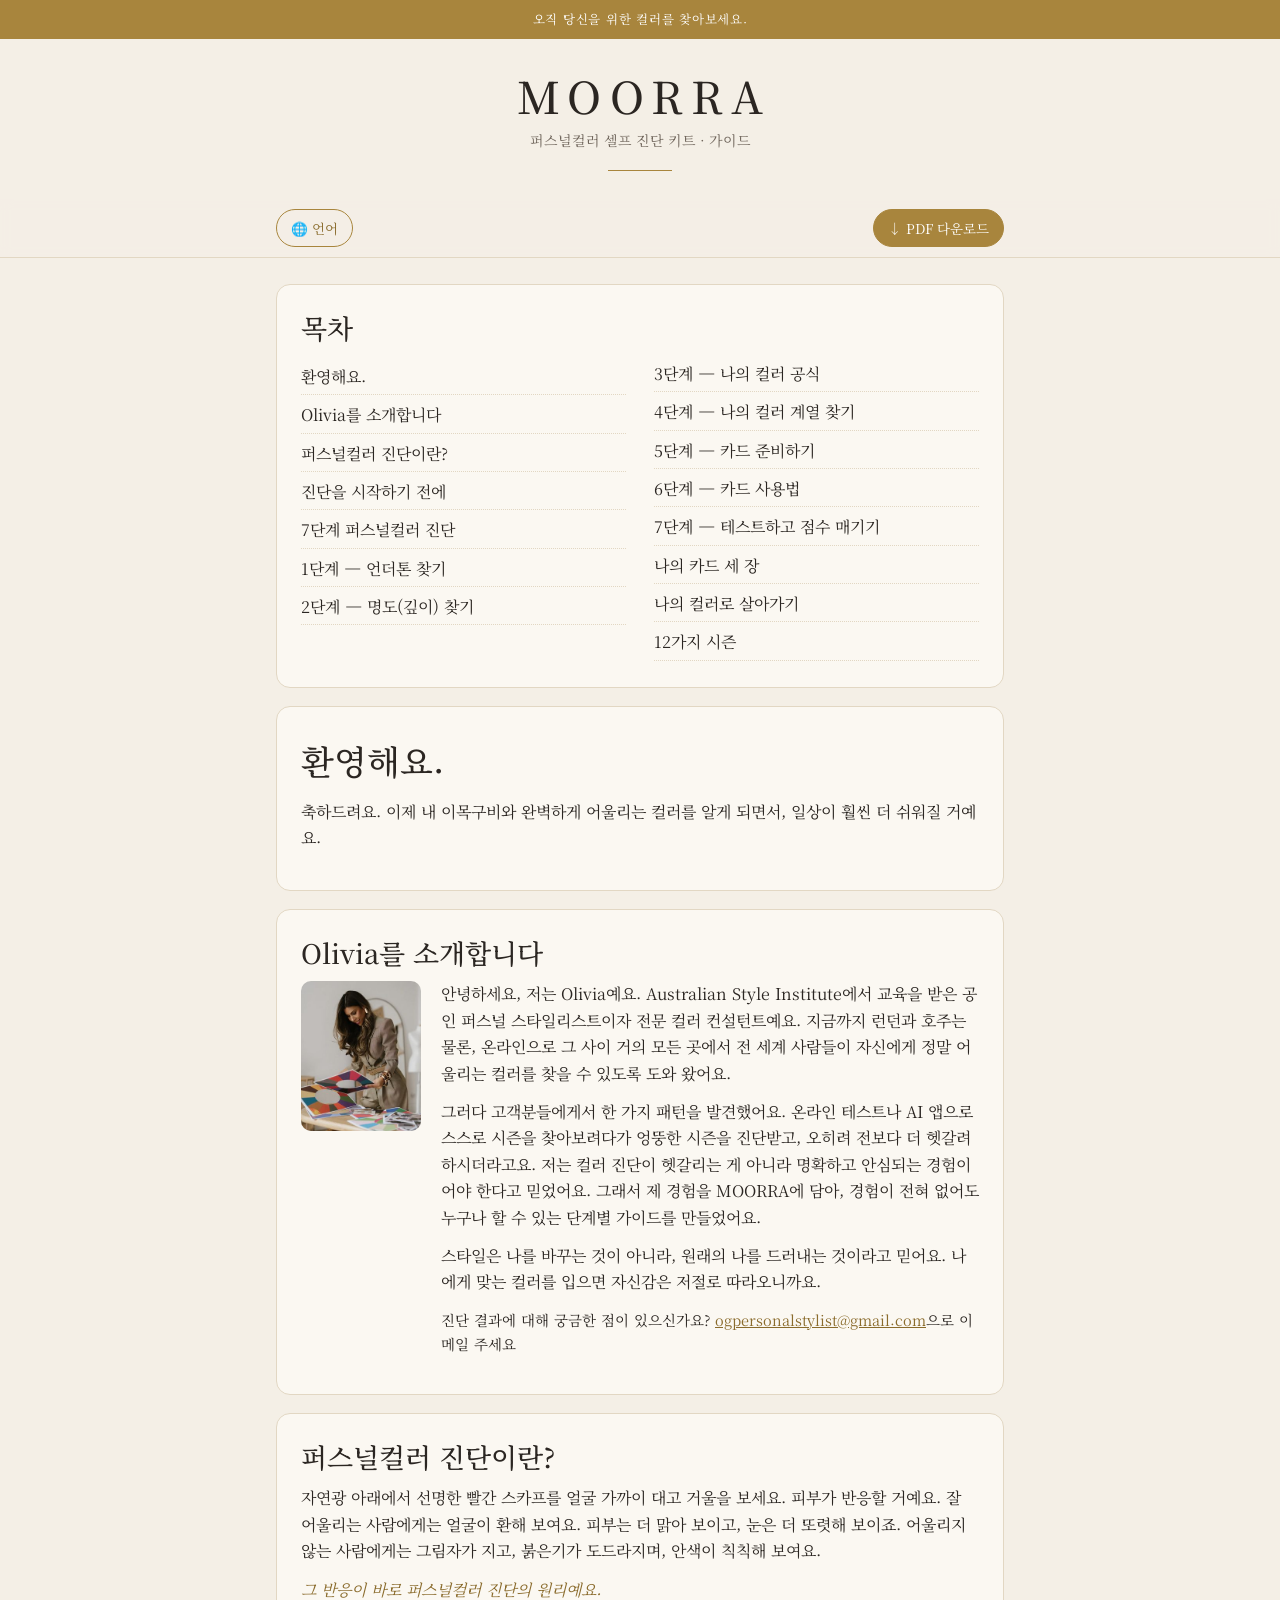
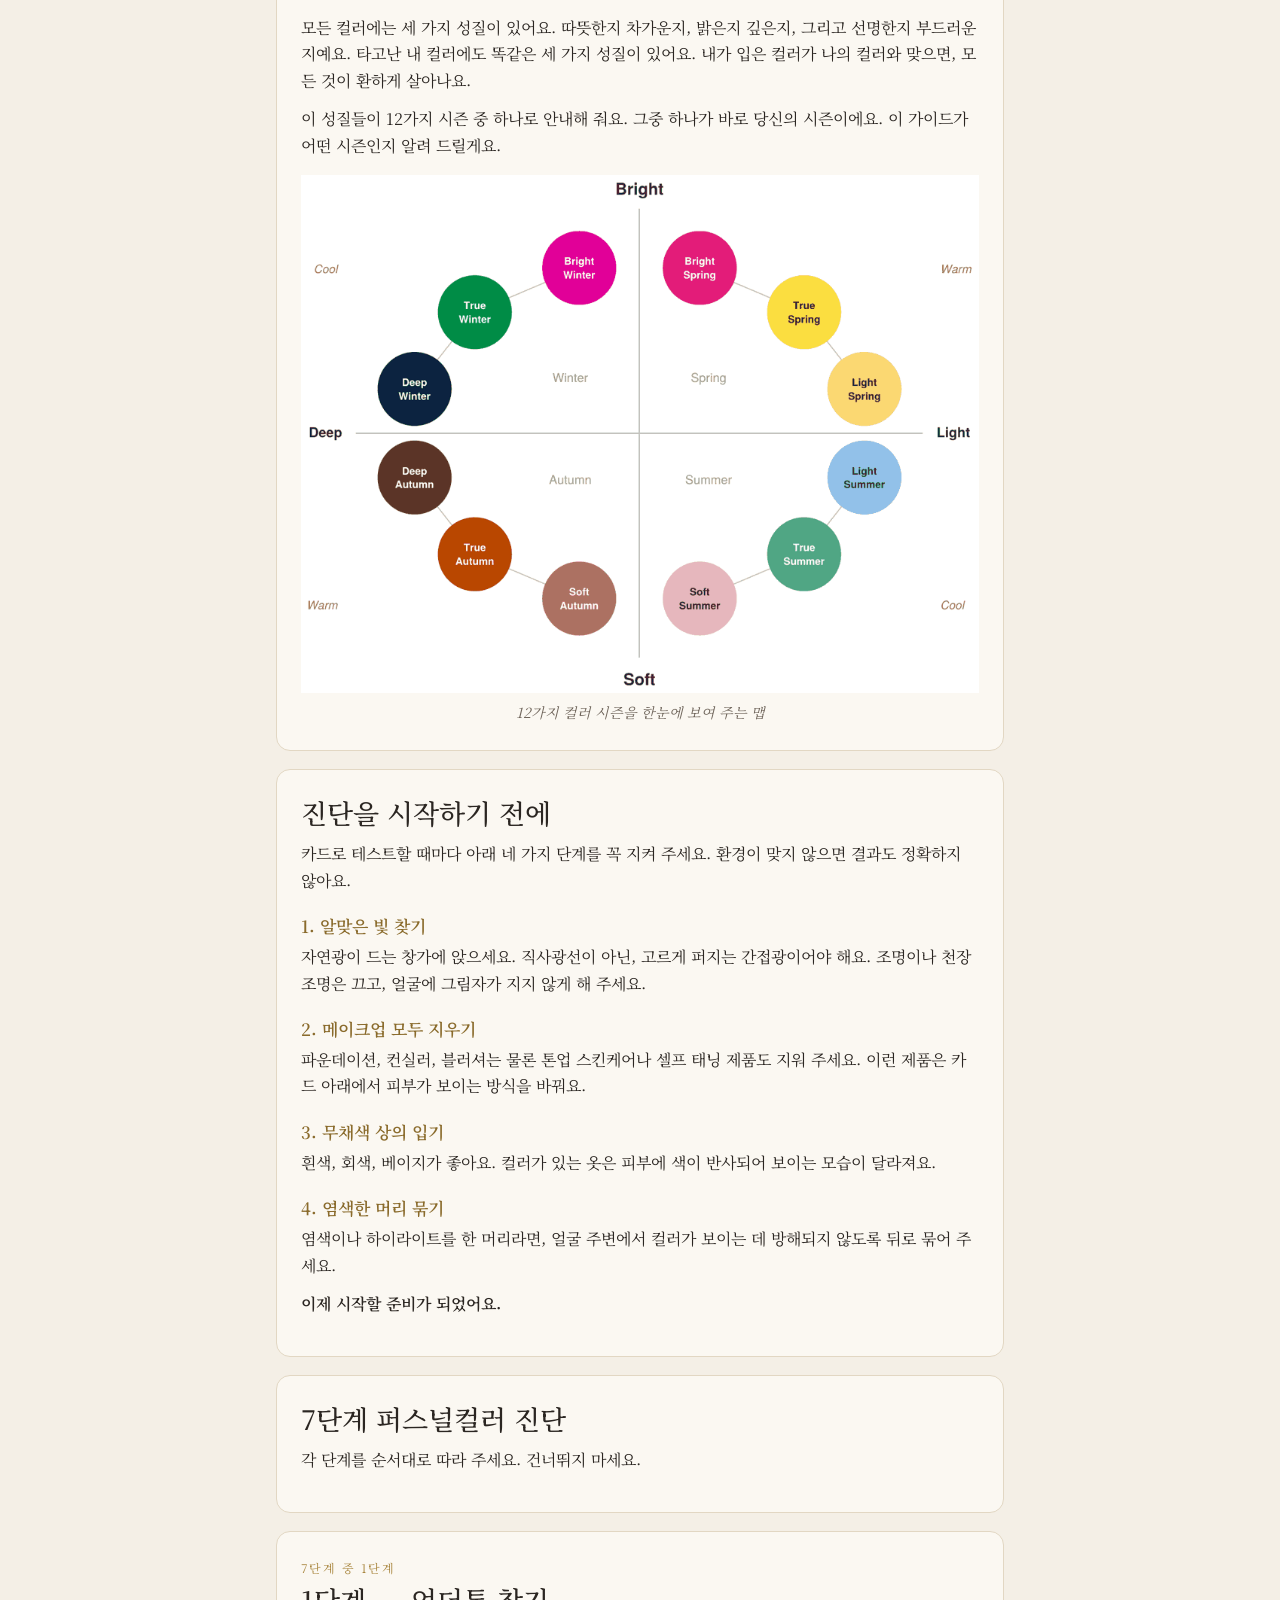
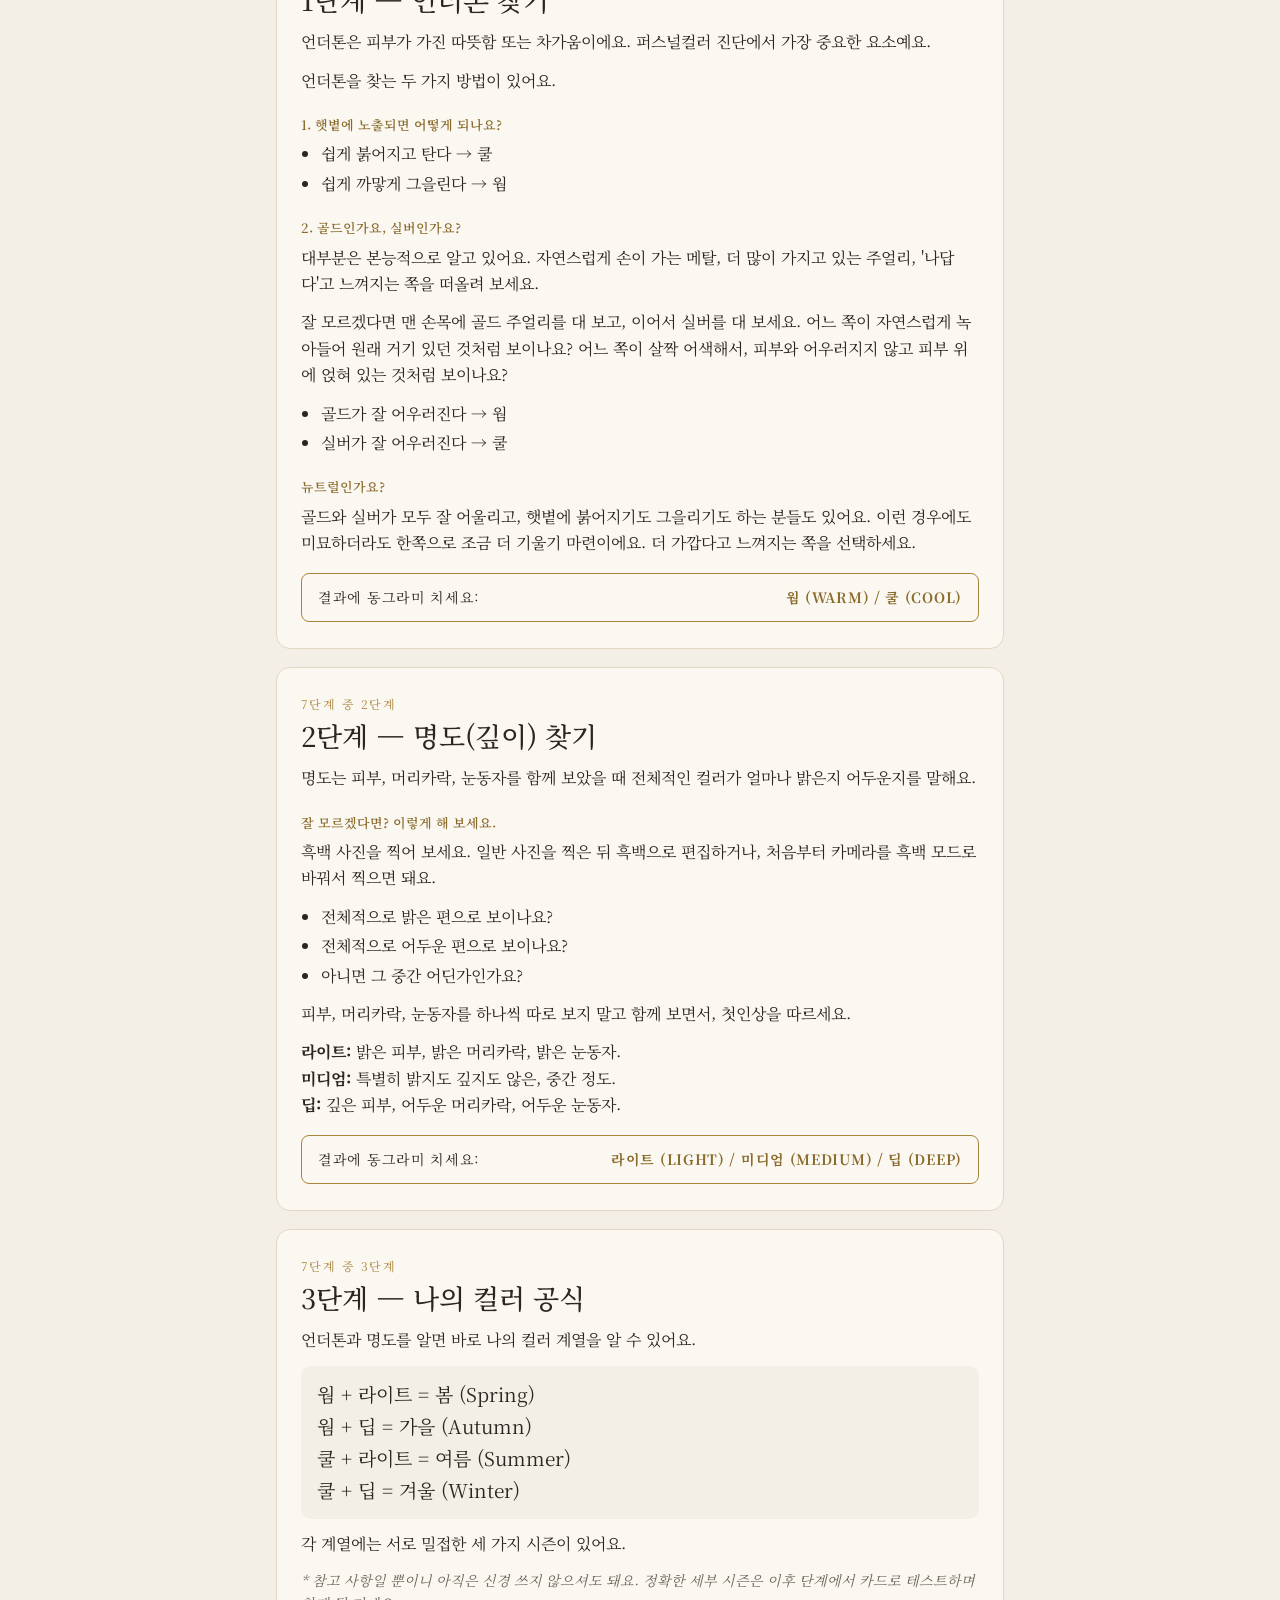
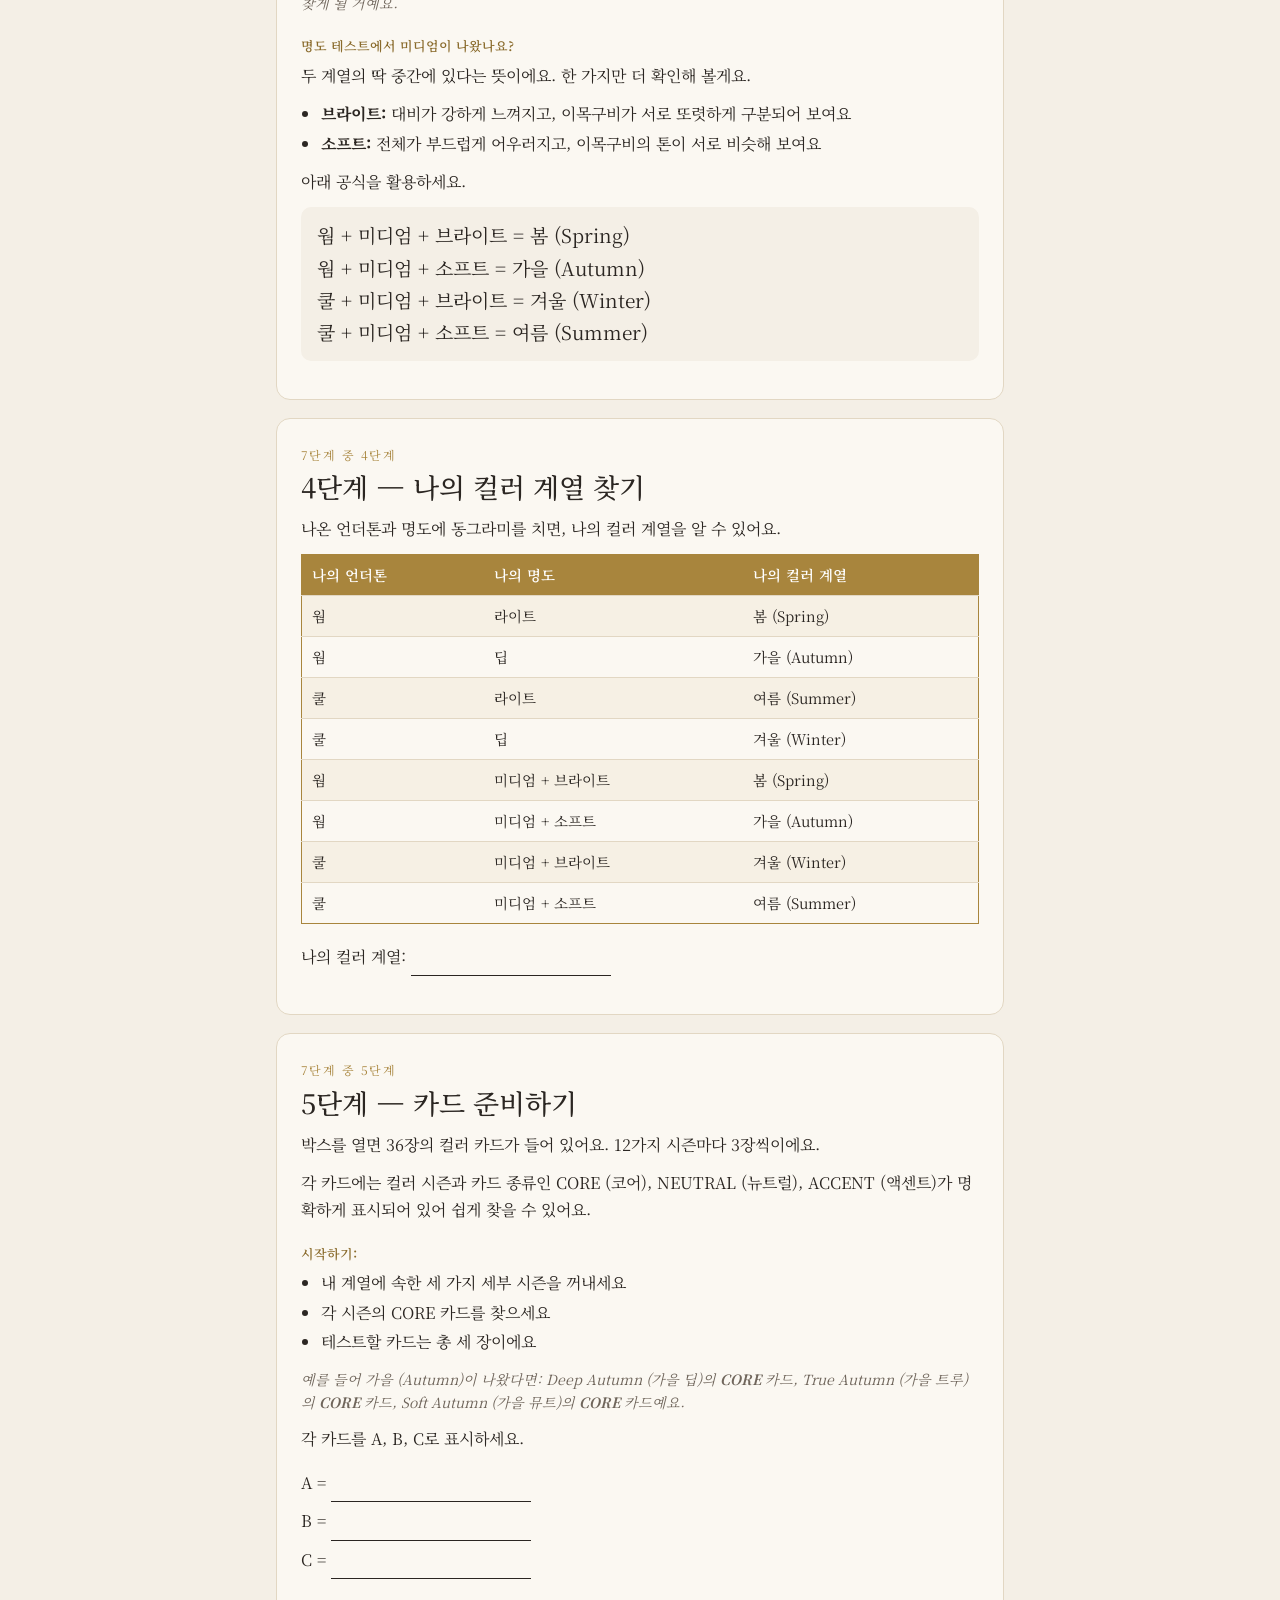
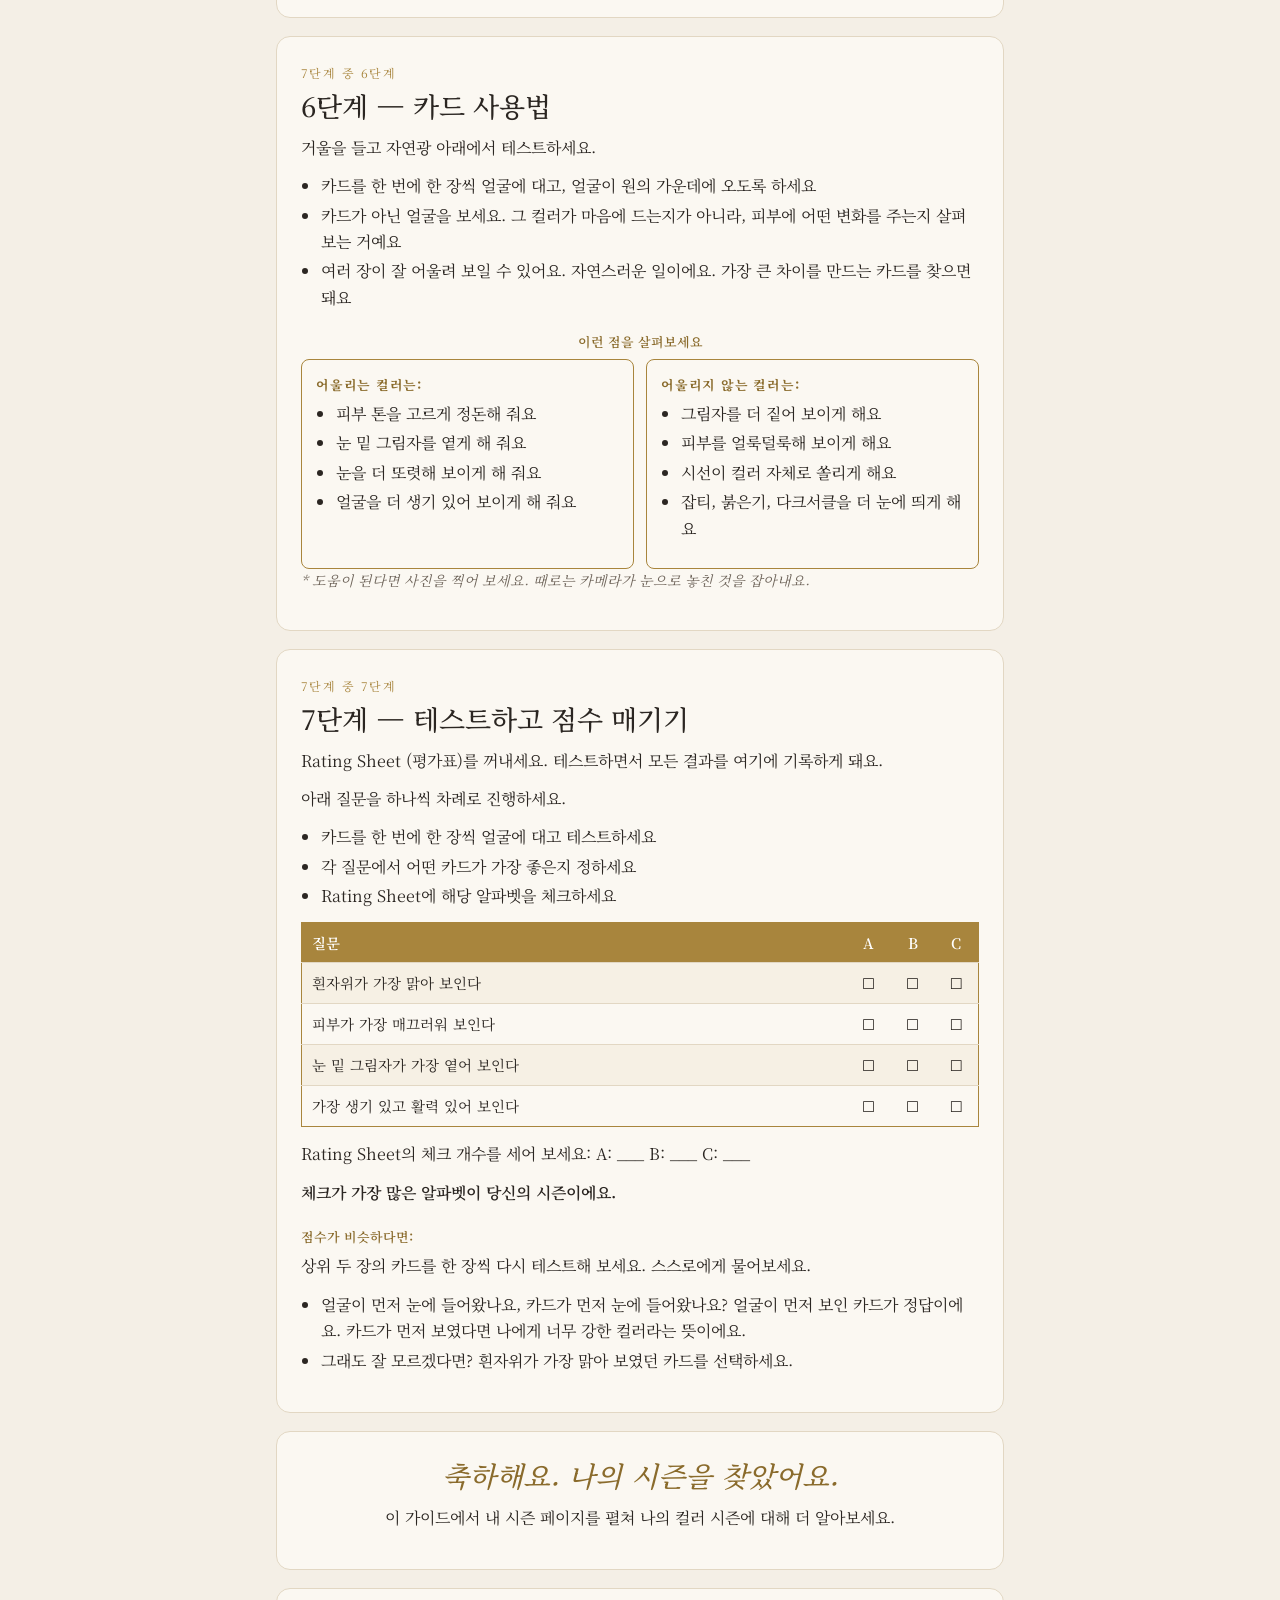
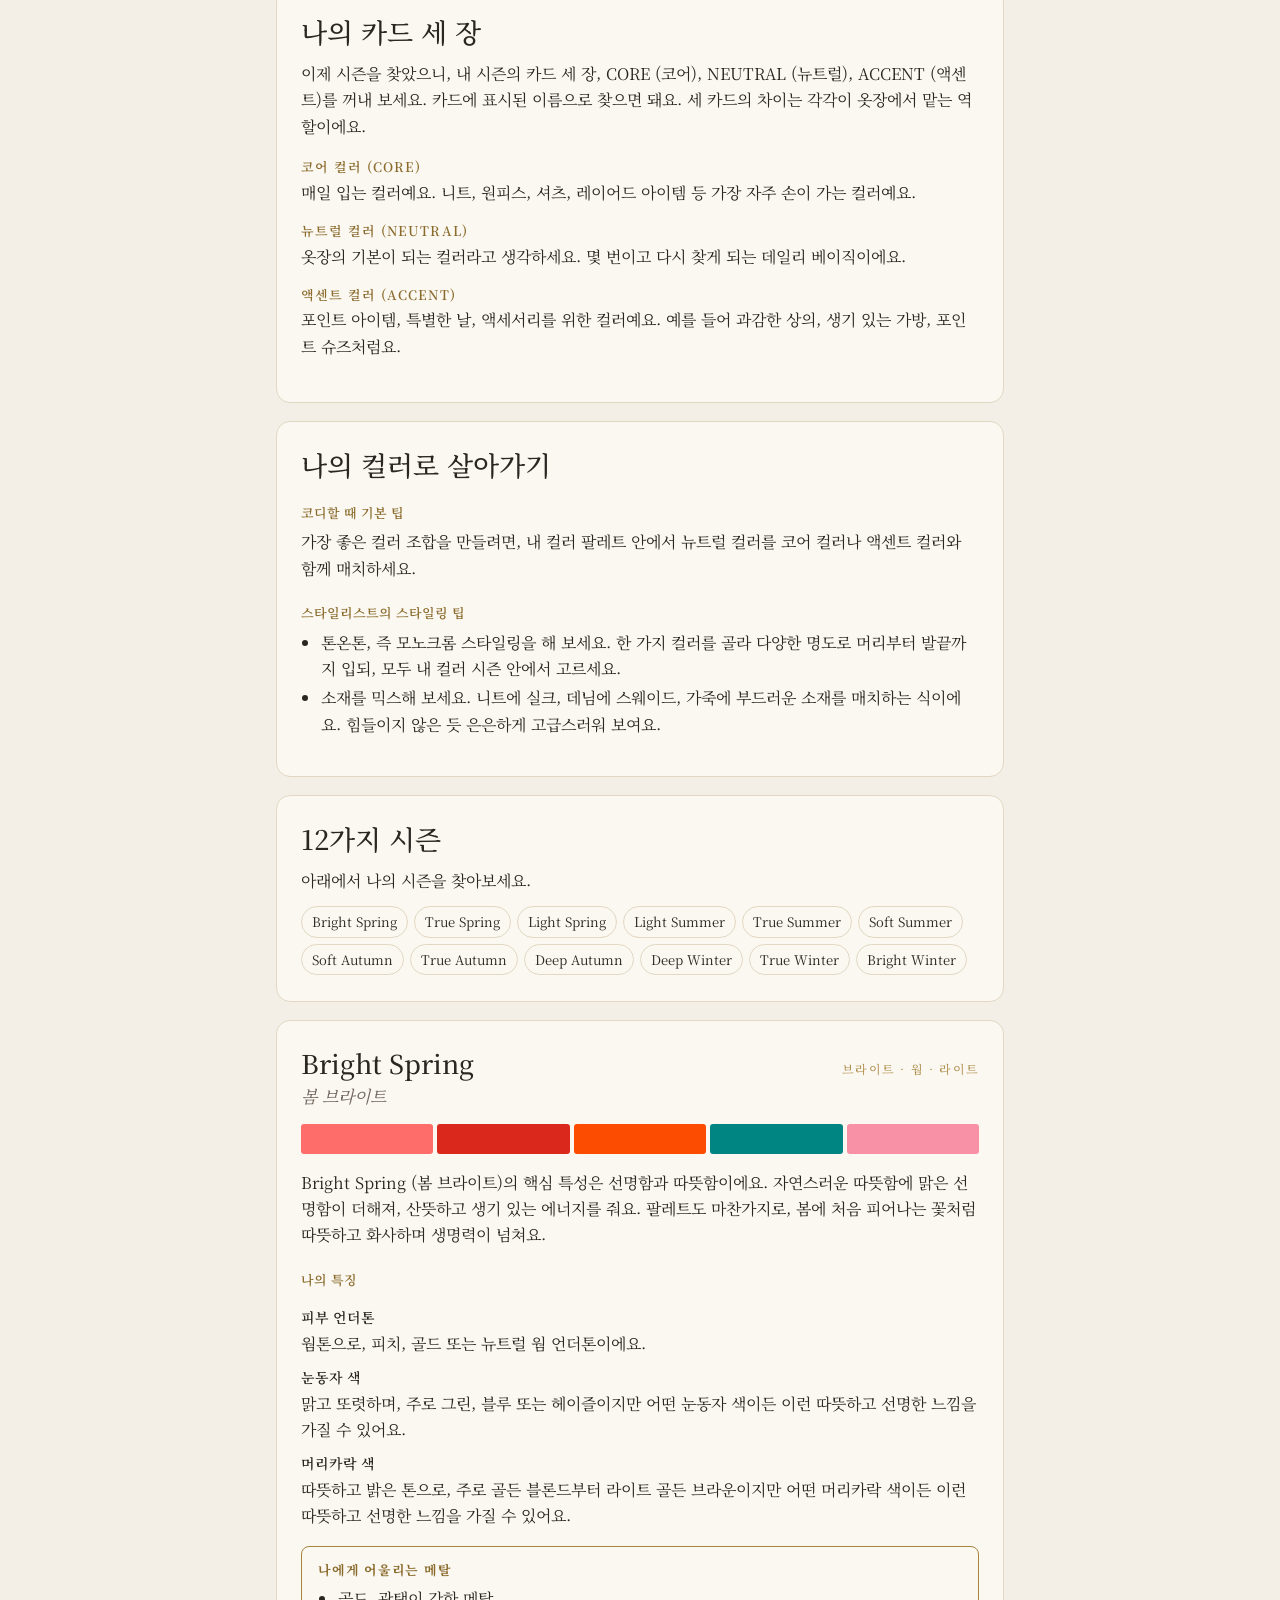
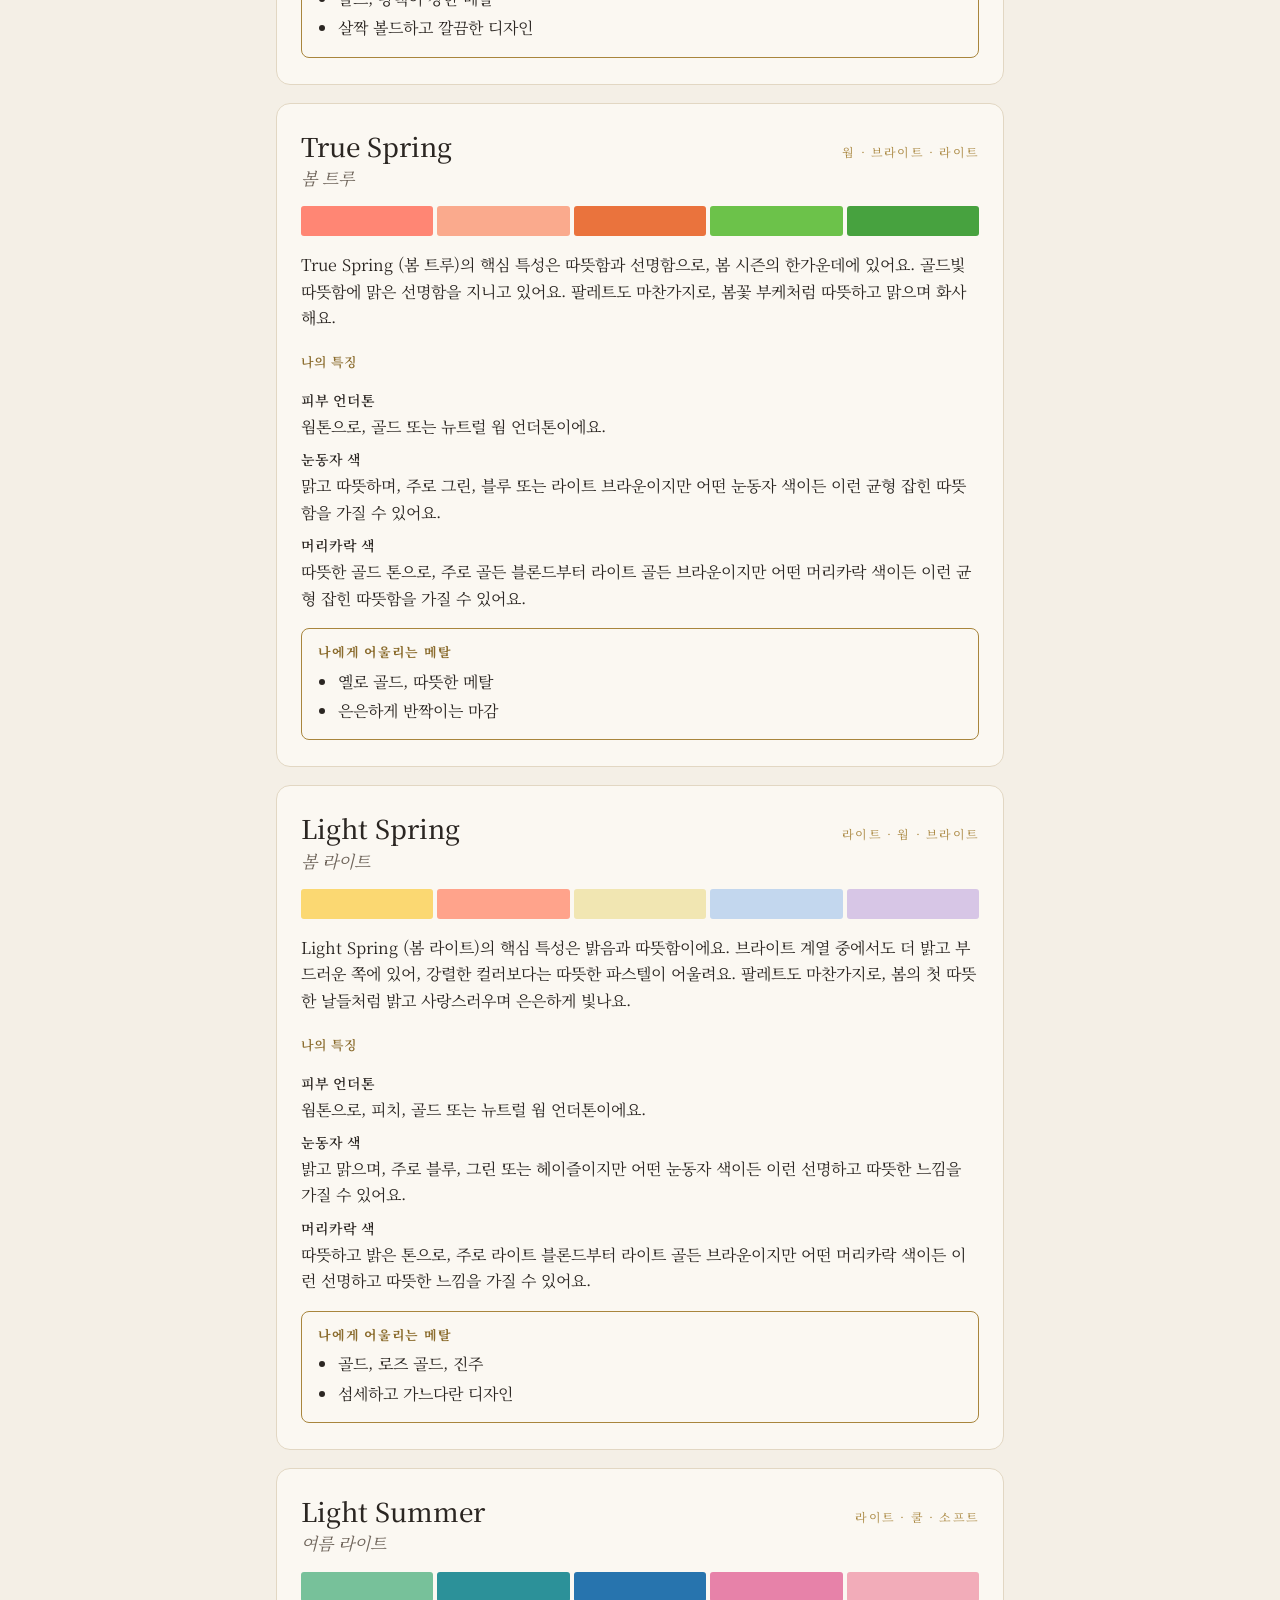
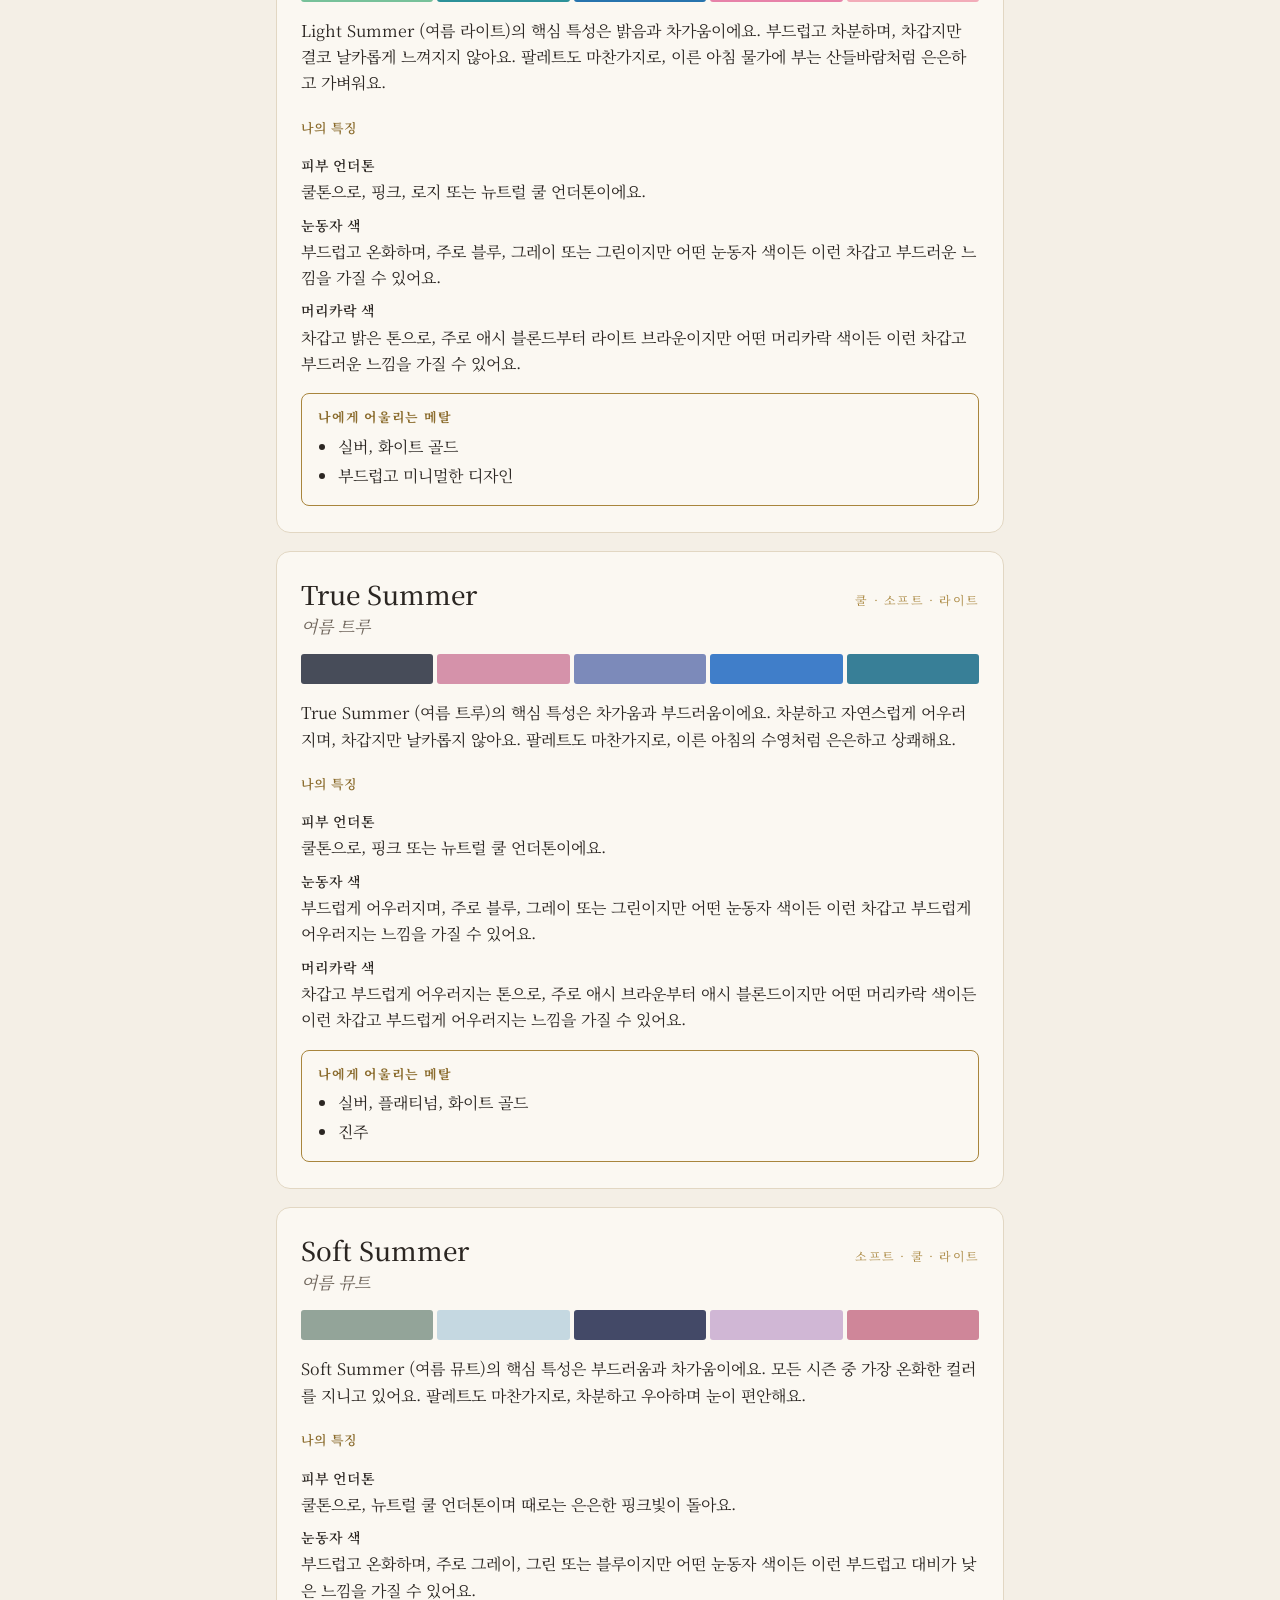
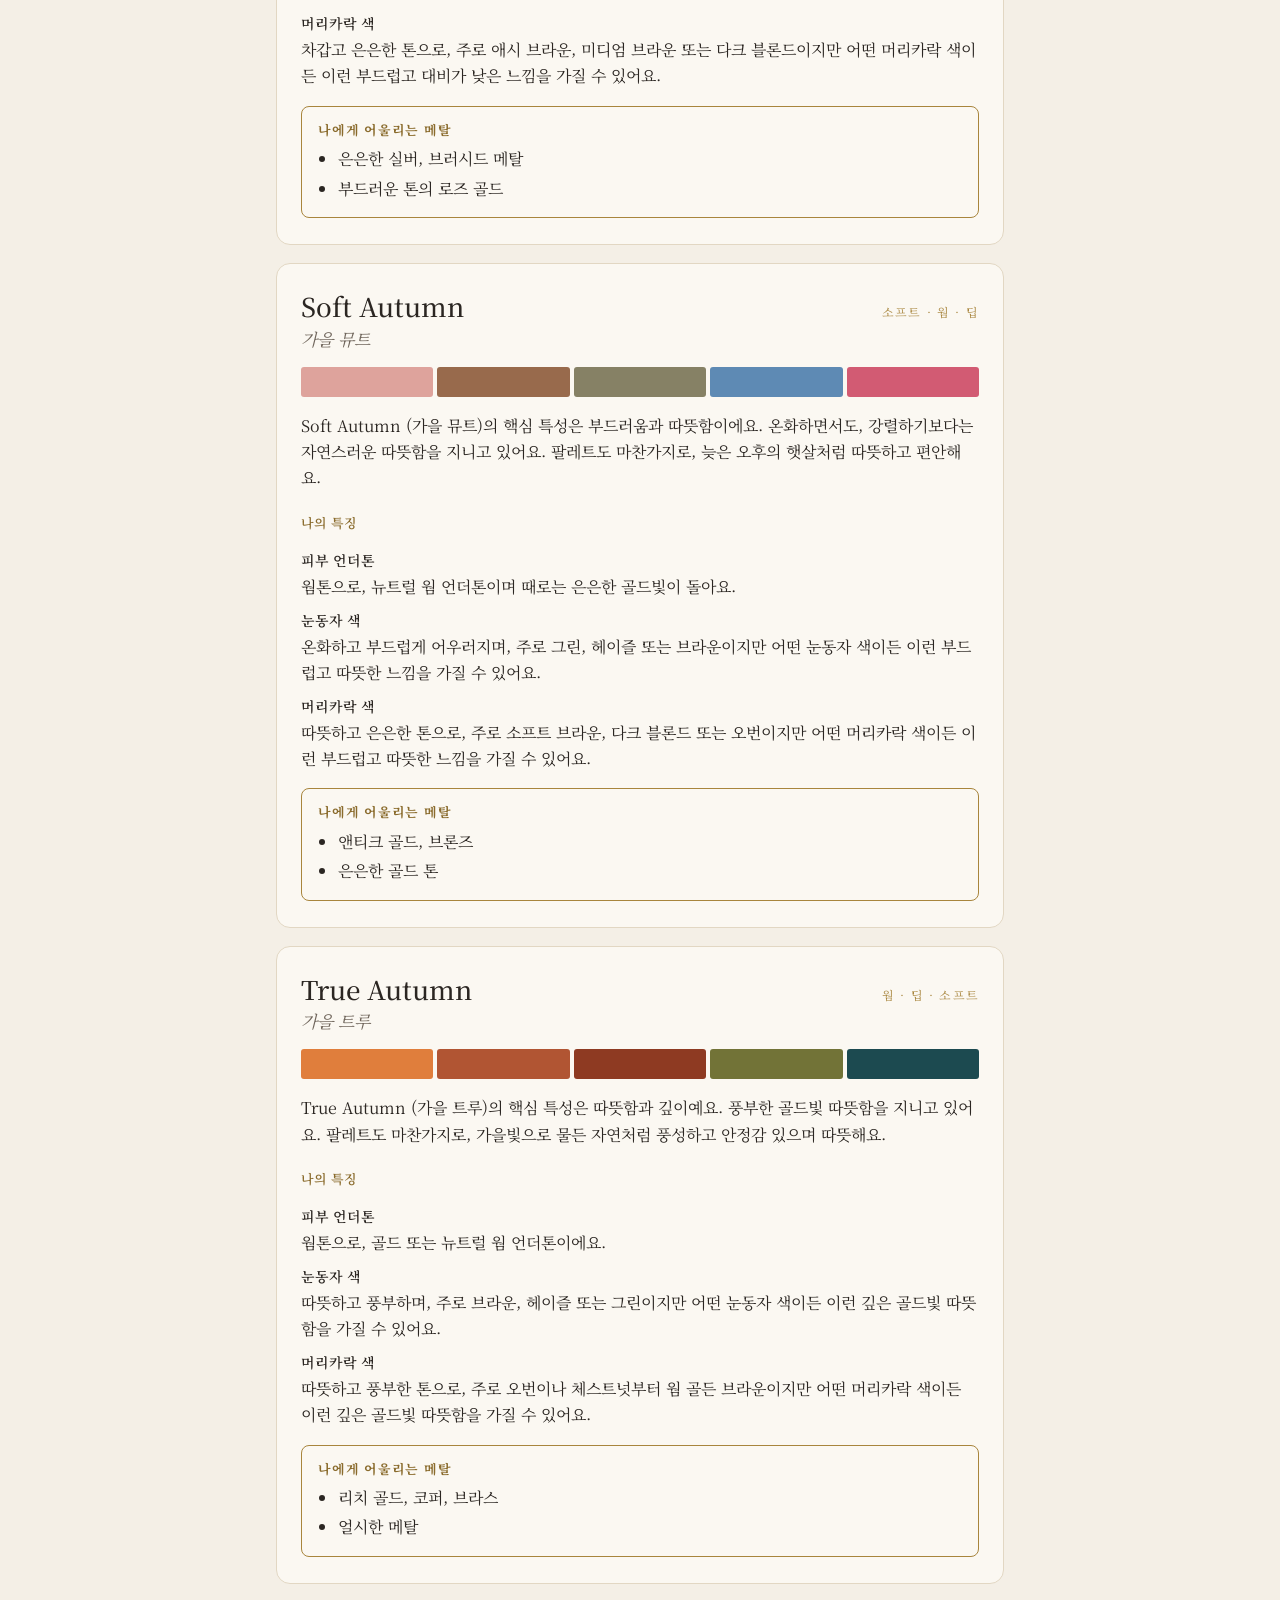
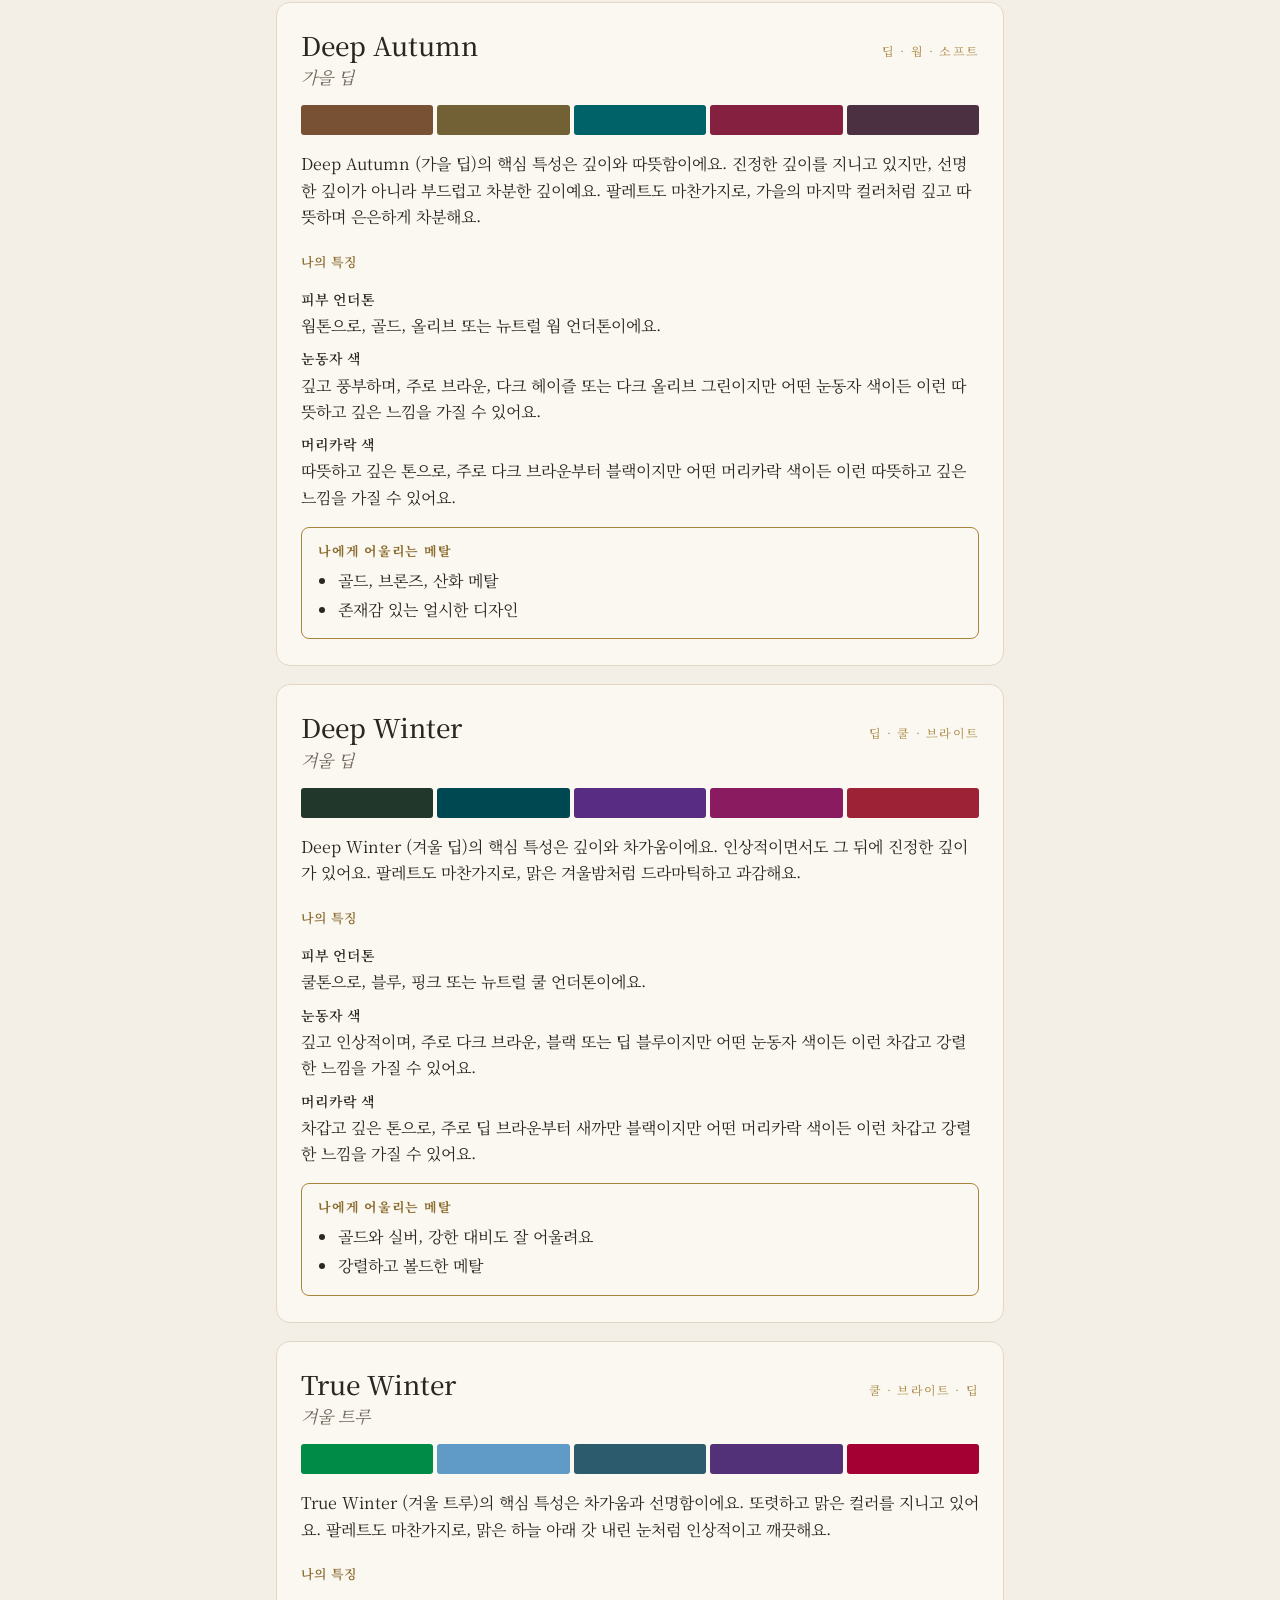
<file: guide/ko.html>
<!doctype html><html lang="ko" dir="ltr"><head><meta charset="utf-8"><meta name="viewport" content="width=device-width,initial-scale=1"><meta name="robots" content="noindex,nofollow"><title>MOORRA 퍼스널컬러 진단 가이드</title><link rel="icon" href="data:image/svg+xml,%3Csvg xmlns='http://www.w3.org/2000/svg' viewBox='0 0 32 32'%3E%3Crect width='32' height='32' rx='6' fill='%23a8853d'/%3E%3Ctext x='16' y='22' font-family='Georgia' font-size='18' fill='white' text-anchor='middle'%3EM%3C/text%3E%3C/svg%3E"><link rel="preconnect" href="https://fonts.googleapis.com"><link rel="preconnect" href="https://fonts.gstatic.com" crossorigin><link href="https://fonts.googleapis.com/css2?family=Cormorant+Garamond:ital,wght@0,400;0,500;0,600;1,400&family=Jost:wght@400;500;600&family=Noto+Serif+KR:wght@400;600&display=swap" rel="stylesheet"><link rel="stylesheet" href="style.css"><style>:root{--serif:'Noto Serif KR','Cormorant Garamond',Georgia,'Times New Roman',serif;--body:'Noto Serif KR','Jost',system-ui,-apple-system,'Segoe UI',sans-serif}</style></head>
<body>
<div class="band">오직 당신을 위한 컬러를 찾아보세요.</div>
<header class="top"><p class="wm">MOORRA</p><p class="kit">퍼스널컬러 셀프 진단 키트 · 가이드</p><div class="rule"></div></header>
<div class="bar noprint"><div class="in"><a class="btn" href="./">&#127760; 언어</a><button class="btn solid" onclick="window.print()">&#8595; PDF 다운로드</button></div></div>
<main>
<section class="card toc cover-follow noprint"><h2>목차</h2><ol><li><a href="#welcome">환영해요.</a></li><li><a href="#bio">Olivia를 소개합니다</a></li><li><a href="#what">퍼스널컬러 진단이란?</a></li><li><a href="#before">진단을 시작하기 전에</a></li><li><a href="#intro7">7단계 퍼스널컬러 진단</a></li><li><a href="#step1">1단계 — 언더톤 찾기</a></li><li><a href="#step2">2단계 — 명도(깊이) 찾기</a></li><li><a href="#step3">3단계 — 나의 컬러 공식</a></li><li><a href="#step4">4단계 — 나의 컬러 계열 찾기</a></li><li><a href="#step5">5단계 — 카드 준비하기</a></li><li><a href="#step6">6단계 — 카드 사용법</a></li><li><a href="#step7">7단계 — 테스트하고 점수 매기기</a></li><li><a href="#three">나의 카드 세 장</a></li><li><a href="#living">나의 컬러로 살아가기</a></li><li><a href="#seasons_intro">12가지 시즌</a></li></ol></section>
<section class="card" id="welcome"><h1>환영해요.</h1><p>축하드려요. 이제 내 이목구비와 완벽하게 어울리는 컬러를 알게 되면서, 일상이 훨씬 더 쉬워질 거예요.</p>
</section>
<section class="card" id="bio"><h2>Olivia를 소개합니다</h2><div class="bio"><img src="olivia.jpg" alt="Olivia" width="120" height="150"><div><p>안녕하세요, 저는 Olivia예요. Australian Style Institute에서 교육을 받은 공인 퍼스널 스타일리스트이자 전문 컬러 컨설턴트예요. 지금까지 런던과 호주는 물론, 온라인으로 그 사이 거의 모든 곳에서 전 세계 사람들이 자신에게 정말 어울리는 컬러를 찾을 수 있도록 도와 왔어요.</p><p>그러다 고객분들에게서 한 가지 패턴을 발견했어요. 온라인 테스트나 AI 앱으로 스스로 시즌을 찾아보려다가 엉뚱한 시즌을 진단받고, 오히려 전보다 더 헷갈려하시더라고요. 저는 컬러 진단이 헷갈리는 게 아니라 명확하고 안심되는 경험이어야 한다고 믿었어요. 그래서 제 경험을 MOORRA에 담아, 경험이 전혀 없어도 누구나 할 수 있는 단계별 가이드를 만들었어요.</p><p>스타일은 나를 바꾸는 것이 아니라, 원래의 나를 드러내는 것이라고 믿어요. 나에게 맞는 컬러를 입으면 자신감은 저절로 따라오니까요.</p><p class="contact">진단 결과에 대해 궁금한 점이 있으신가요? <a href="mailto:ogpersonalstylist@gmail.com">ogpersonalstylist@gmail.com</a>으로 이메일 주세요</p></div></div>
</section>
<section class="card" id="what"><h2>퍼스널컬러 진단이란?</h2><p>자연광 아래에서 선명한 빨간 스카프를 얼굴 가까이 대고 거울을 보세요. 피부가 반응할 거예요. 잘 어울리는 사람에게는 얼굴이 환해 보여요. 피부는 더 맑아 보이고, 눈은 더 또렷해 보이죠. 어울리지 않는 사람에게는 그림자가 지고, 붉은기가 도드라지며, 안색이 칙칙해 보여요.</p><p class="em">그 반응이 바로 퍼스널컬러 진단의 원리예요.</p><p>모든 컬러에는 세 가지 성질이 있어요. 따뜻한지 차가운지, 밝은지 깊은지, 그리고 선명한지 부드러운지예요. 타고난 내 컬러에도 똑같은 세 가지 성질이 있어요. 내가 입은 컬러가 나의 컬러와 맞으면, 모든 것이 환하게 살아나요.</p><p>이 성질들이 12가지 시즌 중 하나로 안내해 줘요. 그중 하나가 바로 당신의 시즌이에요. 이 가이드가 어떤 시즌인지 알려 드릴게요.</p><figure><img src="wheel.png" width="900" height="688" loading="lazy" alt="12가지 컬러 시즌 맵"><figcaption>12가지 컬러 시즌을 한눈에 보여 주는 맵</figcaption></figure>
</section>
<section class="card" id="before"><h2>진단을 시작하기 전에</h2><p>카드로 테스트할 때마다 아래 네 가지 단계를 꼭 지켜 주세요. 환경이 맞지 않으면 결과도 정확하지 않아요.</p><h3>1. 알맞은 빛 찾기</h3><p>자연광이 드는 창가에 앉으세요. 직사광선이 아닌, 고르게 퍼지는 간접광이어야 해요. 조명이나 천장 조명은 끄고, 얼굴에 그림자가 지지 않게 해 주세요.</p><h3>2. 메이크업 모두 지우기</h3><p>파운데이션, 컨실러, 블러셔는 물론 톤업 스킨케어나 셀프 태닝 제품도 지워 주세요. 이런 제품은 카드 아래에서 피부가 보이는 방식을 바꿔요.</p><h3>3. 무채색 상의 입기</h3><p>흰색, 회색, 베이지가 좋아요. 컬러가 있는 옷은 피부에 색이 반사되어 보이는 모습이 달라져요.</p><h3>4. 염색한 머리 묶기</h3><p>염색이나 하이라이트를 한 머리라면, 얼굴 주변에서 컬러가 보이는 데 방해되지 않도록 뒤로 묶어 주세요.</p><p class="strong">이제 시작할 준비가 되었어요.</p>
</section>
<section class="card" id="intro7"><h2>7단계 퍼스널컬러 진단</h2><p>각 단계를 순서대로 따라 주세요. 건너뛰지 마세요.</p>
</section>
<section class="card" id="step1"><p class="kicker">7단계 중 1단계</p><h2>1단계 — 언더톤 찾기</h2><p>언더톤은 피부가 가진 따뜻함 또는 차가움이에요. 퍼스널컬러 진단에서 가장 중요한 요소예요.</p><p>언더톤을 찾는 두 가지 방법이 있어요.</p><h4>1. 햇볕에 노출되면 어떻게 되나요?</h4><ul><li>쉽게 붉어지고 탄다 → 쿨</li><li>쉽게 까맣게 그을린다 → 웜</li></ul><h4>2. 골드인가요, 실버인가요?</h4><p>대부분은 본능적으로 알고 있어요. 자연스럽게 손이 가는 메탈, 더 많이 가지고 있는 주얼리, '나답다'고 느껴지는 쪽을 떠올려 보세요.</p><p>잘 모르겠다면 맨 손목에 골드 주얼리를 대 보고, 이어서 실버를 대 보세요. 어느 쪽이 자연스럽게 녹아들어 원래 거기 있던 것처럼 보이나요? 어느 쪽이 살짝 어색해서, 피부와 어우러지지 않고 피부 위에 얹혀 있는 것처럼 보이나요?</p><ul><li>골드가 잘 어우러진다 → 웜</li><li>실버가 잘 어우러진다 → 쿨</li></ul><h4>뉴트럴인가요?</h4><p>골드와 실버가 모두 잘 어울리고, 햇볕에 붉어지기도 그을리기도 하는 분들도 있어요. 이런 경우에도 미묘하더라도 한쪽으로 조금 더 기울기 마련이에요. 더 가깝다고 느껴지는 쪽을 선택하세요.</p><div class="result"><span>결과에 동그라미 치세요:</span><b>웜 (WARM) / 쿨 (COOL)</b></div>
</section>
<section class="card" id="step2"><p class="kicker">7단계 중 2단계</p><h2>2단계 — 명도(깊이) 찾기</h2><p>명도는 피부, 머리카락, 눈동자를 함께 보았을 때 전체적인 컬러가 얼마나 밝은지 어두운지를 말해요.</p><h4>잘 모르겠다면? 이렇게 해 보세요.</h4><p>흑백 사진을 찍어 보세요. 일반 사진을 찍은 뒤 흑백으로 편집하거나, 처음부터 카메라를 흑백 모드로 바꿔서 찍으면 돼요.</p><ul><li>전체적으로 밝은 편으로 보이나요?</li><li>전체적으로 어두운 편으로 보이나요?</li><li>아니면 그 중간 어딘가인가요?</li></ul><p>피부, 머리카락, 눈동자를 하나씩 따로 보지 말고 함께 보면서, 첫인상을 따르세요.</p><p><b>라이트:</b> 밝은 피부, 밝은 머리카락, 밝은 눈동자.<br><b>미디엄:</b> 특별히 밝지도 깊지도 않은, 중간 정도.<br><b>딥:</b> 깊은 피부, 어두운 머리카락, 어두운 눈동자.</p><div class="result"><span>결과에 동그라미 치세요:</span><b>라이트 (LIGHT) / 미디엄 (MEDIUM) / 딥 (DEEP)</b></div>
</section>
<section class="card" id="step3"><p class="kicker">7단계 중 3단계</p><h2>3단계 — 나의 컬러 공식</h2><p>언더톤과 명도를 알면 바로 나의 컬러 계열을 알 수 있어요.</p><p class="eq">웜 + 라이트 = 봄 (Spring)<br>웜 + 딥 = 가을 (Autumn)<br>쿨 + 라이트 = 여름 (Summer)<br>쿨 + 딥 = 겨울 (Winter)</p><p>각 계열에는 서로 밀접한 세 가지 시즌이 있어요.</p><p class="note">* 참고 사항일 뿐이니 아직은 신경 쓰지 않으셔도 돼요. 정확한 세부 시즌은 이후 단계에서 카드로 테스트하며 찾게 될 거예요.</p><h4>명도 테스트에서 미디엄이 나왔나요?</h4><p>두 계열의 딱 중간에 있다는 뜻이에요. 한 가지만 더 확인해 볼게요.</p><ul><li><b>브라이트:</b> 대비가 강하게 느껴지고, 이목구비가 서로 또렷하게 구분되어 보여요</li><li><b>소프트:</b> 전체가 부드럽게 어우러지고, 이목구비의 톤이 서로 비슷해 보여요</li></ul><p>아래 공식을 활용하세요.</p><p class="eq">웜 + 미디엄 + 브라이트 = 봄 (Spring)<br>웜 + 미디엄 + 소프트 = 가을 (Autumn)<br>쿨 + 미디엄 + 브라이트 = 겨울 (Winter)<br>쿨 + 미디엄 + 소프트 = 여름 (Summer)</p>
</section>
<section class="card" id="step4"><p class="kicker">7단계 중 4단계</p><h2>4단계 — 나의 컬러 계열 찾기</h2><p>나온 언더톤과 명도에 동그라미를 치면, 나의 컬러 계열을 알 수 있어요.</p><table><thead><tr><th>나의 언더톤</th><th>나의 명도</th><th>나의 컬러 계열</th></tr></thead><tbody><tr><td>웜</td><td>라이트</td><td>봄 (Spring)</td></tr><tr><td>웜</td><td>딥</td><td>가을 (Autumn)</td></tr><tr><td>쿨</td><td>라이트</td><td>여름 (Summer)</td></tr><tr><td>쿨</td><td>딥</td><td>겨울 (Winter)</td></tr><tr><td>웜</td><td>미디엄 + 브라이트</td><td>봄 (Spring)</td></tr><tr><td>웜</td><td>미디엄 + 소프트</td><td>가을 (Autumn)</td></tr><tr><td>쿨</td><td>미디엄 + 브라이트</td><td>겨울 (Winter)</td></tr><tr><td>쿨</td><td>미디엄 + 소프트</td><td>여름 (Summer)</td></tr></tbody></table><p class="fill">나의 컬러 계열: <span class="line"></span></p>
</section>
<section class="card" id="step5"><p class="kicker">7단계 중 5단계</p><h2>5단계 — 카드 준비하기</h2><p>박스를 열면 36장의 컬러 카드가 들어 있어요. 12가지 시즌마다 3장씩이에요.</p><p>각 카드에는 컬러 시즌과 카드 종류인 CORE (코어), NEUTRAL (뉴트럴), ACCENT (액센트)가 명확하게 표시되어 있어 쉽게 찾을 수 있어요.</p><h4>시작하기:</h4><ul><li>내 계열에 속한 세 가지 세부 시즌을 꺼내세요</li><li>각 시즌의 CORE 카드를 찾으세요</li><li>테스트할 카드는 총 세 장이에요</li></ul><p class="note">예를 들어 가을 (Autumn)이 나왔다면: Deep Autumn (가을 딥)의 <b>CORE</b> 카드, True Autumn (가을 트루)의 <b>CORE</b> 카드, Soft Autumn (가을 뮤트)의 <b>CORE</b> 카드예요.</p><p>각 카드를 A, B, C로 표시하세요.</p><p class="fill">A = <span class="line"></span><br>B = <span class="line"></span><br>C = <span class="line"></span></p>
</section>
<section class="card" id="step6"><p class="kicker">7단계 중 6단계</p><h2>6단계 — 카드 사용법</h2><p>거울을 들고 자연광 아래에서 테스트하세요.</p><ul><li>카드를 한 번에 한 장씩 얼굴에 대고, 얼굴이 원의 가운데에 오도록 하세요</li><li>카드가 아닌 얼굴을 보세요. 그 컬러가 마음에 드는지가 아니라, 피부에 어떤 변화를 주는지 살펴보는 거예요</li><li>여러 장이 잘 어울려 보일 수 있어요. 자연스러운 일이에요. 가장 큰 차이를 만드는 카드를 찾으면 돼요</li></ul><h4 class="center">이런 점을 살펴보세요</h4><div class="two"><div class="box"><h5>어울리는 컬러는:</h5><ul><li>피부 톤을 고르게 정돈해 줘요</li><li>눈 밑 그림자를 옅게 해 줘요</li><li>눈을 더 또렷해 보이게 해 줘요</li><li>얼굴을 더 생기 있어 보이게 해 줘요</li></ul></div><div class="box"><h5>어울리지 않는 컬러는:</h5><ul><li>그림자를 더 짙어 보이게 해요</li><li>피부를 얼룩덜룩해 보이게 해요</li><li>시선이 컬러 자체로 쏠리게 해요</li><li>잡티, 붉은기, 다크서클을 더 눈에 띄게 해요</li></ul></div></div><p class="note">* 도움이 된다면 사진을 찍어 보세요. 때로는 카메라가 눈으로 놓친 것을 잡아내요.</p>
</section>
<section class="card" id="step7"><p class="kicker">7단계 중 7단계</p><h2>7단계 — 테스트하고 점수 매기기</h2><p>Rating Sheet (평가표)를 꺼내세요. 테스트하면서 모든 결과를 여기에 기록하게 돼요.</p><p>아래 질문을 하나씩 차례로 진행하세요.</p><ul><li>카드를 한 번에 한 장씩 얼굴에 대고 테스트하세요</li><li>각 질문에서 어떤 카드가 가장 좋은지 정하세요</li><li>Rating Sheet에 해당 알파벳을 체크하세요</li></ul><table class="score"><thead><tr><th>질문</th><th>A</th><th>B</th><th>C</th></tr></thead><tbody><tr><td>흰자위가 가장 맑아 보인다</td><td>☐</td><td>☐</td><td>☐</td></tr><tr><td>피부가 가장 매끄러워 보인다</td><td>☐</td><td>☐</td><td>☐</td></tr><tr><td>눈 밑 그림자가 가장 옅어 보인다</td><td>☐</td><td>☐</td><td>☐</td></tr><tr><td>가장 생기 있고 활력 있어 보인다</td><td>☐</td><td>☐</td><td>☐</td></tr></tbody></table><p>Rating Sheet의 체크 개수를 세어 보세요: A: ___ B: ___ C: ___</p><p class="strong">체크가 가장 많은 알파벳이 당신의 시즌이에요.</p><h4>점수가 비슷하다면:</h4><p>상위 두 장의 카드를 한 장씩 다시 테스트해 보세요. 스스로에게 물어보세요.</p><ul><li>얼굴이 먼저 눈에 들어왔나요, 카드가 먼저 눈에 들어왔나요? 얼굴이 먼저 보인 카드가 정답이에요. 카드가 먼저 보였다면 나에게 너무 강한 컬러라는 뜻이에요.</li><li>그래도 잘 모르겠다면? 흰자위가 가장 맑아 보였던 카드를 선택하세요.</li></ul>
</section>
<section class="card" id="congrats"><h2 class="script">축하해요. 나의 시즌을 찾았어요.</h2><p>이 가이드에서 내 시즌 페이지를 펼쳐 나의 컬러 시즌에 대해 더 알아보세요.</p>
</section>
<section class="card" id="three"><h2>나의 카드 세 장</h2><p>이제 시즌을 찾았으니, 내 시즌의 카드 세 장, CORE (코어), NEUTRAL (뉴트럴), ACCENT (액센트)를 꺼내 보세요. 카드에 표시된 이름으로 찾으면 돼요. 세 카드의 차이는 각각이 옷장에서 맡는 역할이에요.</p><dl><dt>코어 컬러 (Core)</dt><dd>매일 입는 컬러예요. 니트, 원피스, 셔츠, 레이어드 아이템 등 가장 자주 손이 가는 컬러예요.</dd><dt>뉴트럴 컬러 (Neutral)</dt><dd>옷장의 기본이 되는 컬러라고 생각하세요. 몇 번이고 다시 찾게 되는 데일리 베이직이에요.</dd><dt>액센트 컬러 (Accent)</dt><dd>포인트 아이템, 특별한 날, 액세서리를 위한 컬러예요. 예를 들어 과감한 상의, 생기 있는 가방, 포인트 슈즈처럼요.</dd></dl>
</section>
<section class="card" id="living"><h2>나의 컬러로 살아가기</h2><h4>코디할 때 기본 팁</h4><p>가장 좋은 컬러 조합을 만들려면, 내 컬러 팔레트 안에서 뉴트럴 컬러를 코어 컬러나 액센트 컬러와 함께 매치하세요.</p><h4>스타일리스트의 스타일링 팁</h4><ul><li>톤온톤, 즉 모노크롬 스타일링을 해 보세요. 한 가지 컬러를 골라 다양한 명도로 머리부터 발끝까지 입되, 모두 내 컬러 시즌 안에서 고르세요.</li><li>소재를 믹스해 보세요. 니트에 실크, 데님에 스웨이드, 가죽에 부드러운 소재를 매치하는 식이에요. 힘들이지 않은 듯 은은하게 고급스러워 보여요.</li></ul>
</section>
<section class="card" id="seasons_intro"><h2>12가지 시즌</h2><p>아래에서 나의 시즌을 찾아보세요.</p>
<div class="sgrid-nav noprint"><a href="#s-bright-spring">Bright Spring</a><a href="#s-true-spring">True Spring</a><a href="#s-light-spring">Light Spring</a><a href="#s-light-summer">Light Summer</a><a href="#s-true-summer">True Summer</a><a href="#s-soft-summer">Soft Summer</a><a href="#s-soft-autumn">Soft Autumn</a><a href="#s-true-autumn">True Autumn</a><a href="#s-deep-autumn">Deep Autumn</a><a href="#s-deep-winter">Deep Winter</a><a href="#s-true-winter">True Winter</a><a href="#s-bright-winter">Bright Winter</a></div>
</section>
<section class="card season" id="s-bright-spring"><div class="head"><div><h2 class="sname" lang="en" dir="ltr">Bright Spring</h2><p class="slocal">봄 브라이트</p></div><span class="tags">브라이트 · 웜 · 라이트</span></div><div class="sw"><span style="background:#ff6d6a"></span><span style="background:#da291c"></span><span style="background:#fc4c02"></span><span style="background:#008583"></span><span style="background:#f891a5"></span></div><p>Bright Spring (봄 브라이트)의 핵심 특성은 선명함과 따뜻함이에요. 자연스러운 따뜻함에 맑은 선명함이 더해져, 산뜻하고 생기 있는 에너지를 줘요. 팔레트도 마찬가지로, 봄에 처음 피어나는 꽃처럼 따뜻하고 화사하며 생명력이 넘쳐요.</p><h4>나의 특징</h4><dl class="feat"><dt>피부 언더톤</dt><dd>웜톤으로, 피치, 골드 또는 뉴트럴 웜 언더톤이에요.</dd><dt>눈동자 색</dt><dd>맑고 또렷하며, 주로 그린, 블루 또는 헤이즐이지만 어떤 눈동자 색이든 이런 따뜻하고 선명한 느낌을 가질 수 있어요.</dd><dt>머리카락 색</dt><dd>따뜻하고 밝은 톤으로, 주로 골든 블론드부터 라이트 골든 브라운이지만 어떤 머리카락 색이든 이런 따뜻하고 선명한 느낌을 가질 수 있어요.</dd></dl><div class="metals"><h5>나에게 어울리는 메탈</h5><ul><li>골드, 광택이 강한 메탈</li><li>살짝 볼드하고 깔끔한 디자인</li></ul></div></section>
<section class="card season" id="s-true-spring"><div class="head"><div><h2 class="sname" lang="en" dir="ltr">True Spring</h2><p class="slocal">봄 트루</p></div><span class="tags">웜 · 브라이트 · 라이트</span></div><div class="sw"><span style="background:#ff8674"></span><span style="background:#faaa8d"></span><span style="background:#ea733d"></span><span style="background:#6cc24a"></span><span style="background:#47a23f"></span></div><p>True Spring (봄 트루)의 핵심 특성은 따뜻함과 선명함으로, 봄 시즌의 한가운데에 있어요. 골드빛 따뜻함에 맑은 선명함을 지니고 있어요. 팔레트도 마찬가지로, 봄꽃 부케처럼 따뜻하고 맑으며 화사해요.</p><h4>나의 특징</h4><dl class="feat"><dt>피부 언더톤</dt><dd>웜톤으로, 골드 또는 뉴트럴 웜 언더톤이에요.</dd><dt>눈동자 색</dt><dd>맑고 따뜻하며, 주로 그린, 블루 또는 라이트 브라운이지만 어떤 눈동자 색이든 이런 균형 잡힌 따뜻함을 가질 수 있어요.</dd><dt>머리카락 색</dt><dd>따뜻한 골드 톤으로, 주로 골든 블론드부터 라이트 골든 브라운이지만 어떤 머리카락 색이든 이런 균형 잡힌 따뜻함을 가질 수 있어요.</dd></dl><div class="metals"><h5>나에게 어울리는 메탈</h5><ul><li>옐로 골드, 따뜻한 메탈</li><li>은은하게 반짝이는 마감</li></ul></div></section>
<section class="card season" id="s-light-spring"><div class="head"><div><h2 class="sname" lang="en" dir="ltr">Light Spring</h2><p class="slocal">봄 라이트</p></div><span class="tags">라이트 · 웜 · 브라이트</span></div><div class="sw"><span style="background:#fbd872"></span><span style="background:#ffa38b"></span><span style="background:#f1e6b2"></span><span style="background:#c3d7ee"></span><span style="background:#d7c6e6"></span></div><p>Light Spring (봄 라이트)의 핵심 특성은 밝음과 따뜻함이에요. 브라이트 계열 중에서도 더 밝고 부드러운 쪽에 있어, 강렬한 컬러보다는 따뜻한 파스텔이 어울려요. 팔레트도 마찬가지로, 봄의 첫 따뜻한 날들처럼 밝고 사랑스러우며 은은하게 빛나요.</p><h4>나의 특징</h4><dl class="feat"><dt>피부 언더톤</dt><dd>웜톤으로, 피치, 골드 또는 뉴트럴 웜 언더톤이에요.</dd><dt>눈동자 색</dt><dd>밝고 맑으며, 주로 블루, 그린 또는 헤이즐이지만 어떤 눈동자 색이든 이런 선명하고 따뜻한 느낌을 가질 수 있어요.</dd><dt>머리카락 색</dt><dd>따뜻하고 밝은 톤으로, 주로 라이트 블론드부터 라이트 골든 브라운이지만 어떤 머리카락 색이든 이런 선명하고 따뜻한 느낌을 가질 수 있어요.</dd></dl><div class="metals"><h5>나에게 어울리는 메탈</h5><ul><li>골드, 로즈 골드, 진주</li><li>섬세하고 가느다란 디자인</li></ul></div></section>
<section class="card season" id="s-light-summer"><div class="head"><div><h2 class="sname" lang="en" dir="ltr">Light Summer</h2><p class="slocal">여름 라이트</p></div><span class="tags">라이트 · 쿨 · 소프트</span></div><div class="sw"><span style="background:#77c19a"></span><span style="background:#2c9199"></span><span style="background:#2774ae"></span><span style="background:#e782a9"></span><span style="background:#f2acb9"></span></div><p>Light Summer (여름 라이트)의 핵심 특성은 밝음과 차가움이에요. 부드럽고 차분하며, 차갑지만 결코 날카롭게 느껴지지 않아요. 팔레트도 마찬가지로, 이른 아침 물가에 부는 산들바람처럼 은은하고 가벼워요.</p><h4>나의 특징</h4><dl class="feat"><dt>피부 언더톤</dt><dd>쿨톤으로, 핑크, 로지 또는 뉴트럴 쿨 언더톤이에요.</dd><dt>눈동자 색</dt><dd>부드럽고 온화하며, 주로 블루, 그레이 또는 그린이지만 어떤 눈동자 색이든 이런 차갑고 부드러운 느낌을 가질 수 있어요.</dd><dt>머리카락 색</dt><dd>차갑고 밝은 톤으로, 주로 애시 블론드부터 라이트 브라운이지만 어떤 머리카락 색이든 이런 차갑고 부드러운 느낌을 가질 수 있어요.</dd></dl><div class="metals"><h5>나에게 어울리는 메탈</h5><ul><li>실버, 화이트 골드</li><li>부드럽고 미니멀한 디자인</li></ul></div></section>
<section class="card season" id="s-true-summer"><div class="head"><div><h2 class="sname" lang="en" dir="ltr">True Summer</h2><p class="slocal">여름 트루</p></div><span class="tags">쿨 · 소프트 · 라이트</span></div><div class="sw"><span style="background:#474c59"></span><span style="background:#d592aa"></span><span style="background:#7c8aba"></span><span style="background:#407ec9"></span><span style="background:#387f97"></span></div><p>True Summer (여름 트루)의 핵심 특성은 차가움과 부드러움이에요. 차분하고 자연스럽게 어우러지며, 차갑지만 날카롭지 않아요. 팔레트도 마찬가지로, 이른 아침의 수영처럼 은은하고 상쾌해요.</p><h4>나의 특징</h4><dl class="feat"><dt>피부 언더톤</dt><dd>쿨톤으로, 핑크 또는 뉴트럴 쿨 언더톤이에요.</dd><dt>눈동자 색</dt><dd>부드럽게 어우러지며, 주로 블루, 그레이 또는 그린이지만 어떤 눈동자 색이든 이런 차갑고 부드럽게 어우러지는 느낌을 가질 수 있어요.</dd><dt>머리카락 색</dt><dd>차갑고 부드럽게 어우러지는 톤으로, 주로 애시 브라운부터 애시 블론드이지만 어떤 머리카락 색이든 이런 차갑고 부드럽게 어우러지는 느낌을 가질 수 있어요.</dd></dl><div class="metals"><h5>나에게 어울리는 메탈</h5><ul><li>실버, 플래티넘, 화이트 골드</li><li>진주</li></ul></div></section>
<section class="card season" id="s-soft-summer"><div class="head"><div><h2 class="sname" lang="en" dir="ltr">Soft Summer</h2><p class="slocal">여름 뮤트</p></div><span class="tags">소프트 · 쿨 · 라이트</span></div><div class="sw"><span style="background:#93a499"></span><span style="background:#c5d8e1"></span><span style="background:#434967"></span><span style="background:#d0b7d5"></span><span style="background:#cf8699"></span></div><p>Soft Summer (여름 뮤트)의 핵심 특성은 부드러움과 차가움이에요. 모든 시즌 중 가장 온화한 컬러를 지니고 있어요. 팔레트도 마찬가지로, 차분하고 우아하며 눈이 편안해요.</p><h4>나의 특징</h4><dl class="feat"><dt>피부 언더톤</dt><dd>쿨톤으로, 뉴트럴 쿨 언더톤이며 때로는 은은한 핑크빛이 돌아요.</dd><dt>눈동자 색</dt><dd>부드럽고 온화하며, 주로 그레이, 그린 또는 블루이지만 어떤 눈동자 색이든 이런 부드럽고 대비가 낮은 느낌을 가질 수 있어요.</dd><dt>머리카락 색</dt><dd>차갑고 은은한 톤으로, 주로 애시 브라운, 미디엄 브라운 또는 다크 블론드이지만 어떤 머리카락 색이든 이런 부드럽고 대비가 낮은 느낌을 가질 수 있어요.</dd></dl><div class="metals"><h5>나에게 어울리는 메탈</h5><ul><li>은은한 실버, 브러시드 메탈</li><li>부드러운 톤의 로즈 골드</li></ul></div></section>
<section class="card season" id="s-soft-autumn"><div class="head"><div><h2 class="sname" lang="en" dir="ltr">Soft Autumn</h2><p class="slocal">가을 뮤트</p></div><span class="tags">소프트 · 웜 · 딥</span></div><div class="sw"><span style="background:#dea39c"></span><span style="background:#986a4c"></span><span style="background:#868165"></span><span style="background:#5e8ab4"></span><span style="background:#d25b73"></span></div><p>Soft Autumn (가을 뮤트)의 핵심 특성은 부드러움과 따뜻함이에요. 온화하면서도, 강렬하기보다는 자연스러운 따뜻함을 지니고 있어요. 팔레트도 마찬가지로, 늦은 오후의 햇살처럼 따뜻하고 편안해요.</p><h4>나의 특징</h4><dl class="feat"><dt>피부 언더톤</dt><dd>웜톤으로, 뉴트럴 웜 언더톤이며 때로는 은은한 골드빛이 돌아요.</dd><dt>눈동자 색</dt><dd>온화하고 부드럽게 어우러지며, 주로 그린, 헤이즐 또는 브라운이지만 어떤 눈동자 색이든 이런 부드럽고 따뜻한 느낌을 가질 수 있어요.</dd><dt>머리카락 색</dt><dd>따뜻하고 은은한 톤으로, 주로 소프트 브라운, 다크 블론드 또는 오번이지만 어떤 머리카락 색이든 이런 부드럽고 따뜻한 느낌을 가질 수 있어요.</dd></dl><div class="metals"><h5>나에게 어울리는 메탈</h5><ul><li>앤티크 골드, 브론즈</li><li>은은한 골드 톤</li></ul></div></section>
<section class="card season" id="s-true-autumn"><div class="head"><div><h2 class="sname" lang="en" dir="ltr">True Autumn</h2><p class="slocal">가을 트루</p></div><span class="tags">웜 · 딥 · 소프트</span></div><div class="sw"><span style="background:#e07e3c"></span><span style="background:#b15533"></span><span style="background:#8e3a22"></span><span style="background:#727337"></span><span style="background:#1c4a50"></span></div><p>True Autumn (가을 트루)의 핵심 특성은 따뜻함과 깊이예요. 풍부한 골드빛 따뜻함을 지니고 있어요. 팔레트도 마찬가지로, 가을빛으로 물든 자연처럼 풍성하고 안정감 있으며 따뜻해요.</p><h4>나의 특징</h4><dl class="feat"><dt>피부 언더톤</dt><dd>웜톤으로, 골드 또는 뉴트럴 웜 언더톤이에요.</dd><dt>눈동자 색</dt><dd>따뜻하고 풍부하며, 주로 브라운, 헤이즐 또는 그린이지만 어떤 눈동자 색이든 이런 깊은 골드빛 따뜻함을 가질 수 있어요.</dd><dt>머리카락 색</dt><dd>따뜻하고 풍부한 톤으로, 주로 오번이나 체스트넛부터 웜 골든 브라운이지만 어떤 머리카락 색이든 이런 깊은 골드빛 따뜻함을 가질 수 있어요.</dd></dl><div class="metals"><h5>나에게 어울리는 메탈</h5><ul><li>리치 골드, 코퍼, 브라스</li><li>얼시한 메탈</li></ul></div></section>
<section class="card season" id="s-deep-autumn"><div class="head"><div><h2 class="sname" lang="en" dir="ltr">Deep Autumn</h2><p class="slocal">가을 딥</p></div><span class="tags">딥 · 웜 · 소프트</span></div><div class="sw"><span style="background:#785135"></span><span style="background:#716135"></span><span style="background:#006269"></span><span style="background:#862041"></span><span style="background:#4a3041"></span></div><p>Deep Autumn (가을 딥)의 핵심 특성은 깊이와 따뜻함이에요. 진정한 깊이를 지니고 있지만, 선명한 깊이가 아니라 부드럽고 차분한 깊이예요. 팔레트도 마찬가지로, 가을의 마지막 컬러처럼 깊고 따뜻하며 은은하게 차분해요.</p><h4>나의 특징</h4><dl class="feat"><dt>피부 언더톤</dt><dd>웜톤으로, 골드, 올리브 또는 뉴트럴 웜 언더톤이에요.</dd><dt>눈동자 색</dt><dd>깊고 풍부하며, 주로 브라운, 다크 헤이즐 또는 다크 올리브 그린이지만 어떤 눈동자 색이든 이런 따뜻하고 깊은 느낌을 가질 수 있어요.</dd><dt>머리카락 색</dt><dd>따뜻하고 깊은 톤으로, 주로 다크 브라운부터 블랙이지만 어떤 머리카락 색이든 이런 따뜻하고 깊은 느낌을 가질 수 있어요.</dd></dl><div class="metals"><h5>나에게 어울리는 메탈</h5><ul><li>골드, 브론즈, 산화 메탈</li><li>존재감 있는 얼시한 디자인</li></ul></div></section>
<section class="card season" id="s-deep-winter"><div class="head"><div><h2 class="sname" lang="en" dir="ltr">Deep Winter</h2><p class="slocal">겨울 딥</p></div><span class="tags">딥 · 쿨 · 브라이트</span></div><div class="sw"><span style="background:#22372b"></span><span style="background:#004851"></span><span style="background:#582c83"></span><span style="background:#8a1b61"></span><span style="background:#9d2235"></span></div><p>Deep Winter (겨울 딥)의 핵심 특성은 깊이와 차가움이에요. 인상적이면서도 그 뒤에 진정한 깊이가 있어요. 팔레트도 마찬가지로, 맑은 겨울밤처럼 드라마틱하고 과감해요.</p><h4>나의 특징</h4><dl class="feat"><dt>피부 언더톤</dt><dd>쿨톤으로, 블루, 핑크 또는 뉴트럴 쿨 언더톤이에요.</dd><dt>눈동자 색</dt><dd>깊고 인상적이며, 주로 다크 브라운, 블랙 또는 딥 블루이지만 어떤 눈동자 색이든 이런 차갑고 강렬한 느낌을 가질 수 있어요.</dd><dt>머리카락 색</dt><dd>차갑고 깊은 톤으로, 주로 딥 브라운부터 새까만 블랙이지만 어떤 머리카락 색이든 이런 차갑고 강렬한 느낌을 가질 수 있어요.</dd></dl><div class="metals"><h5>나에게 어울리는 메탈</h5><ul><li>골드와 실버, 강한 대비도 잘 어울려요</li><li>강렬하고 볼드한 메탈</li></ul></div></section>
<section class="card season" id="s-true-winter"><div class="head"><div><h2 class="sname" lang="en" dir="ltr">True Winter</h2><p class="slocal">겨울 트루</p></div><span class="tags">쿨 · 브라이트 · 딥</span></div><div class="sw"><span style="background:#008c46"></span><span style="background:#5f9bc6"></span><span style="background:#2b5b6c"></span><span style="background:#523178"></span><span style="background:#a50034"></span></div><p>True Winter (겨울 트루)의 핵심 특성은 차가움과 선명함이에요. 또렷하고 맑은 컬러를 지니고 있어요. 팔레트도 마찬가지로, 맑은 하늘 아래 갓 내린 눈처럼 인상적이고 깨끗해요.</p><h4>나의 특징</h4><dl class="feat"><dt>피부 언더톤</dt><dd>쿨톤으로, 블루 또는 뉴트럴 쿨 언더톤이에요.</dd><dt>눈동자 색</dt><dd>맑고 또렷하며, 주로 블루, 다크 브라운 또는 블랙이지만 어떤 눈동자 색이든 이런 차갑고 대비가 강한 느낌을 가질 수 있어요.</dd><dt>머리카락 색</dt><dd>차갑고 깊은 톤으로, 주로 딥 브라운부터 새까만 블랙이지만 어떤 머리카락 색이든 이런 차갑고 대비가 강한 느낌을 가질 수 있어요.</dd></dl><div class="metals"><h5>나에게 어울리는 메탈</h5><ul><li>실버, 플래티넘, 화이트 골드</li><li>대비가 강한 디자인</li></ul></div></section>
<section class="card season" id="s-bright-winter"><div class="head"><div><h2 class="sname" lang="en" dir="ltr">Bright Winter</h2><p class="slocal">겨울 브라이트</p></div><span class="tags">브라이트 · 쿨 · 딥</span></div><div class="sw"><span style="background:#aed000"></span><span style="background:#00a376"></span><span style="background:#007db4"></span><span style="background:#f1a7dc"></span><span style="background:#c5003e"></span></div><p>Bright Winter (겨울 브라이트)의 핵심 특성은 선명함과 차가움이에요. 모든 시즌 중 가장 대담한 컬러를 지니고 있어요. 팔레트도 마찬가지로, 밤의 도시 불빛처럼 선명하고 짜릿해요.</p><h4>나의 특징</h4><dl class="feat"><dt>피부 언더톤</dt><dd>쿨톤으로, 핑크, 블루 또는 뉴트럴 쿨 언더톤이에요.</dd><dt>눈동자 색</dt><dd>선명하고 맑으며, 주로 블루, 그린 또는 헤이즐이지만 어떤 눈동자 색이든 이런 차갑고 임팩트 있는 느낌을 가질 수 있어요.</dd><dt>머리카락 색</dt><dd>차갑고 깊은 톤으로, 주로 미디엄 브라운부터 블랙이며 자연스러운 윤기가 도는 경우가 많지만 어떤 머리카락 색이든 이런 차갑고 임팩트 있는 느낌을 가질 수 있어요.</dd></dl><div class="metals"><h5>나에게 어울리는 메탈</h5><ul><li>광택이 강한 실버, 플래티넘</li><li>볼드하고 깔끔한 메탈</li></ul></div></section>
</main><footer><p class="wm small">MOORRA</p><p class="tag2">오직 당신을 위한 컬러를 찾아보세요.</p><div class="band">12가지 시즌 · 36장의 컬러 카드 · 전문 컬러 컨설턴트가 직접 디자인</div></footer></body></html>
</file>
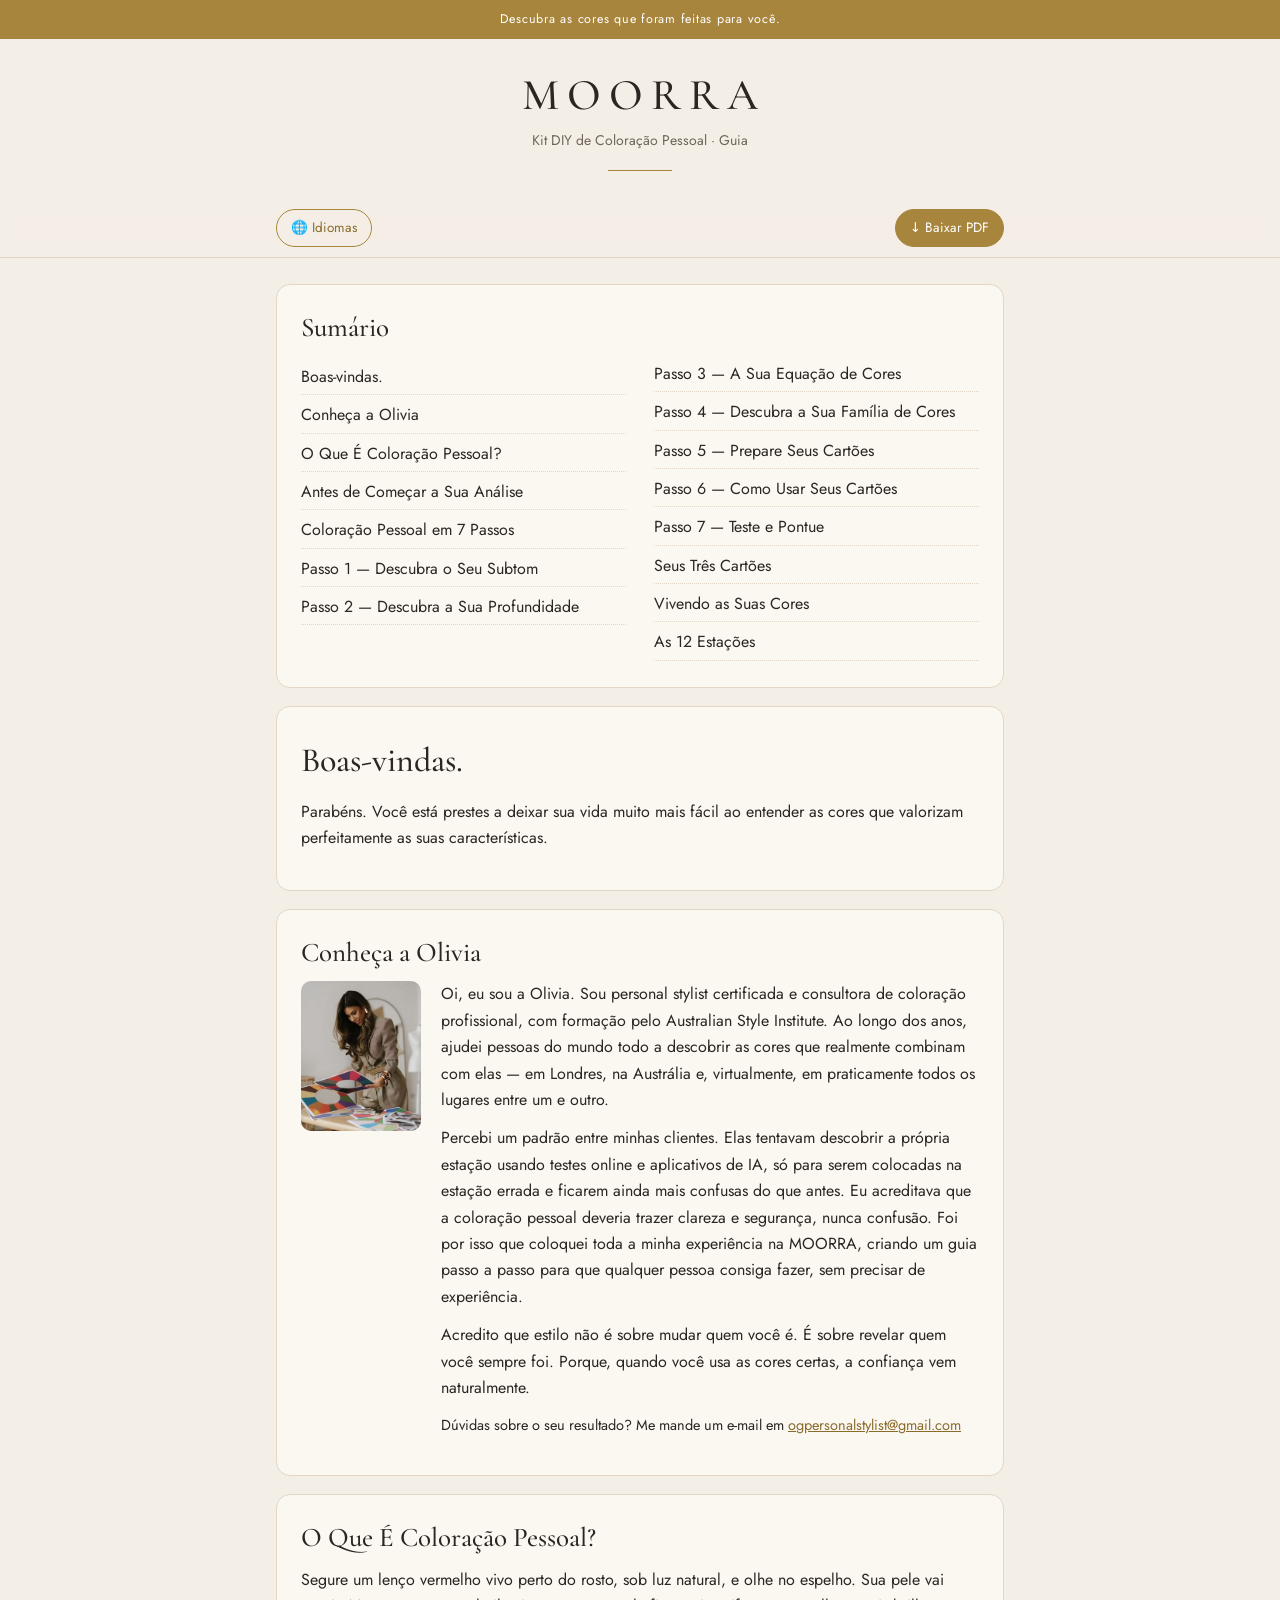
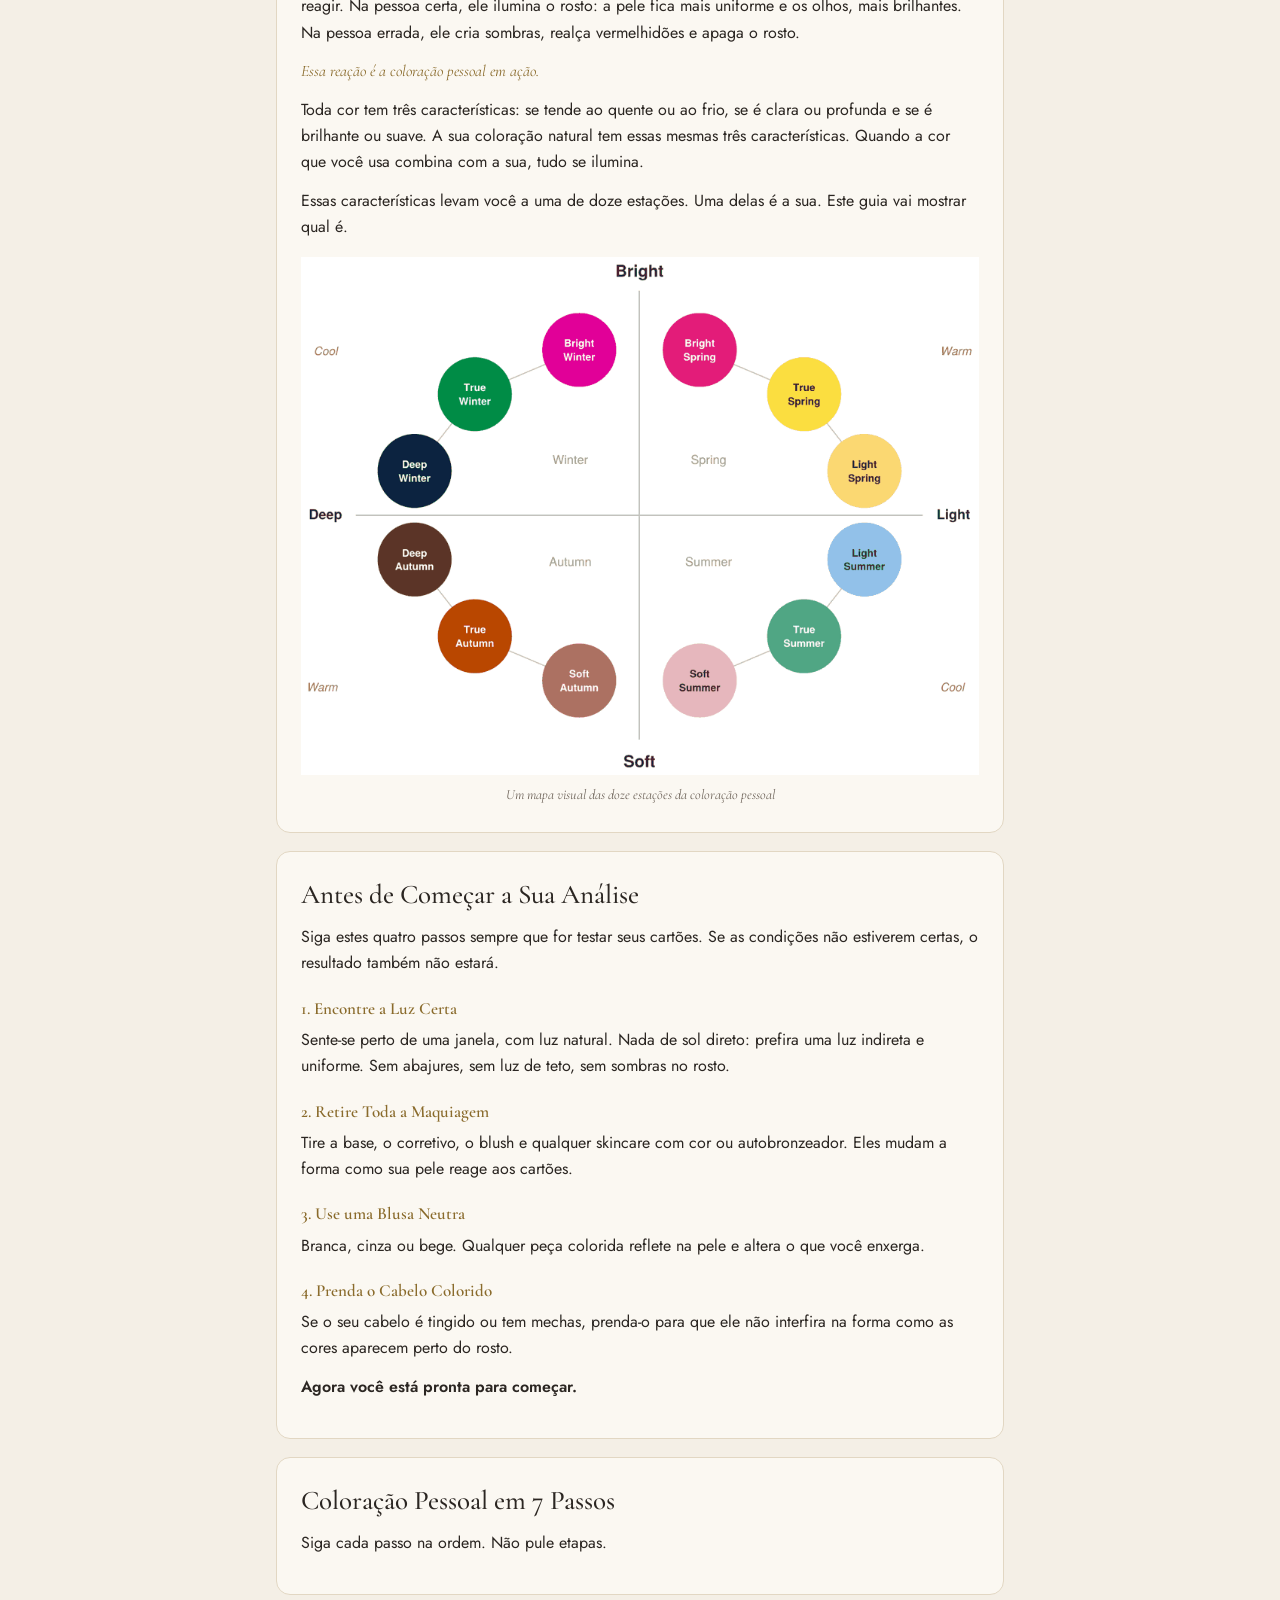
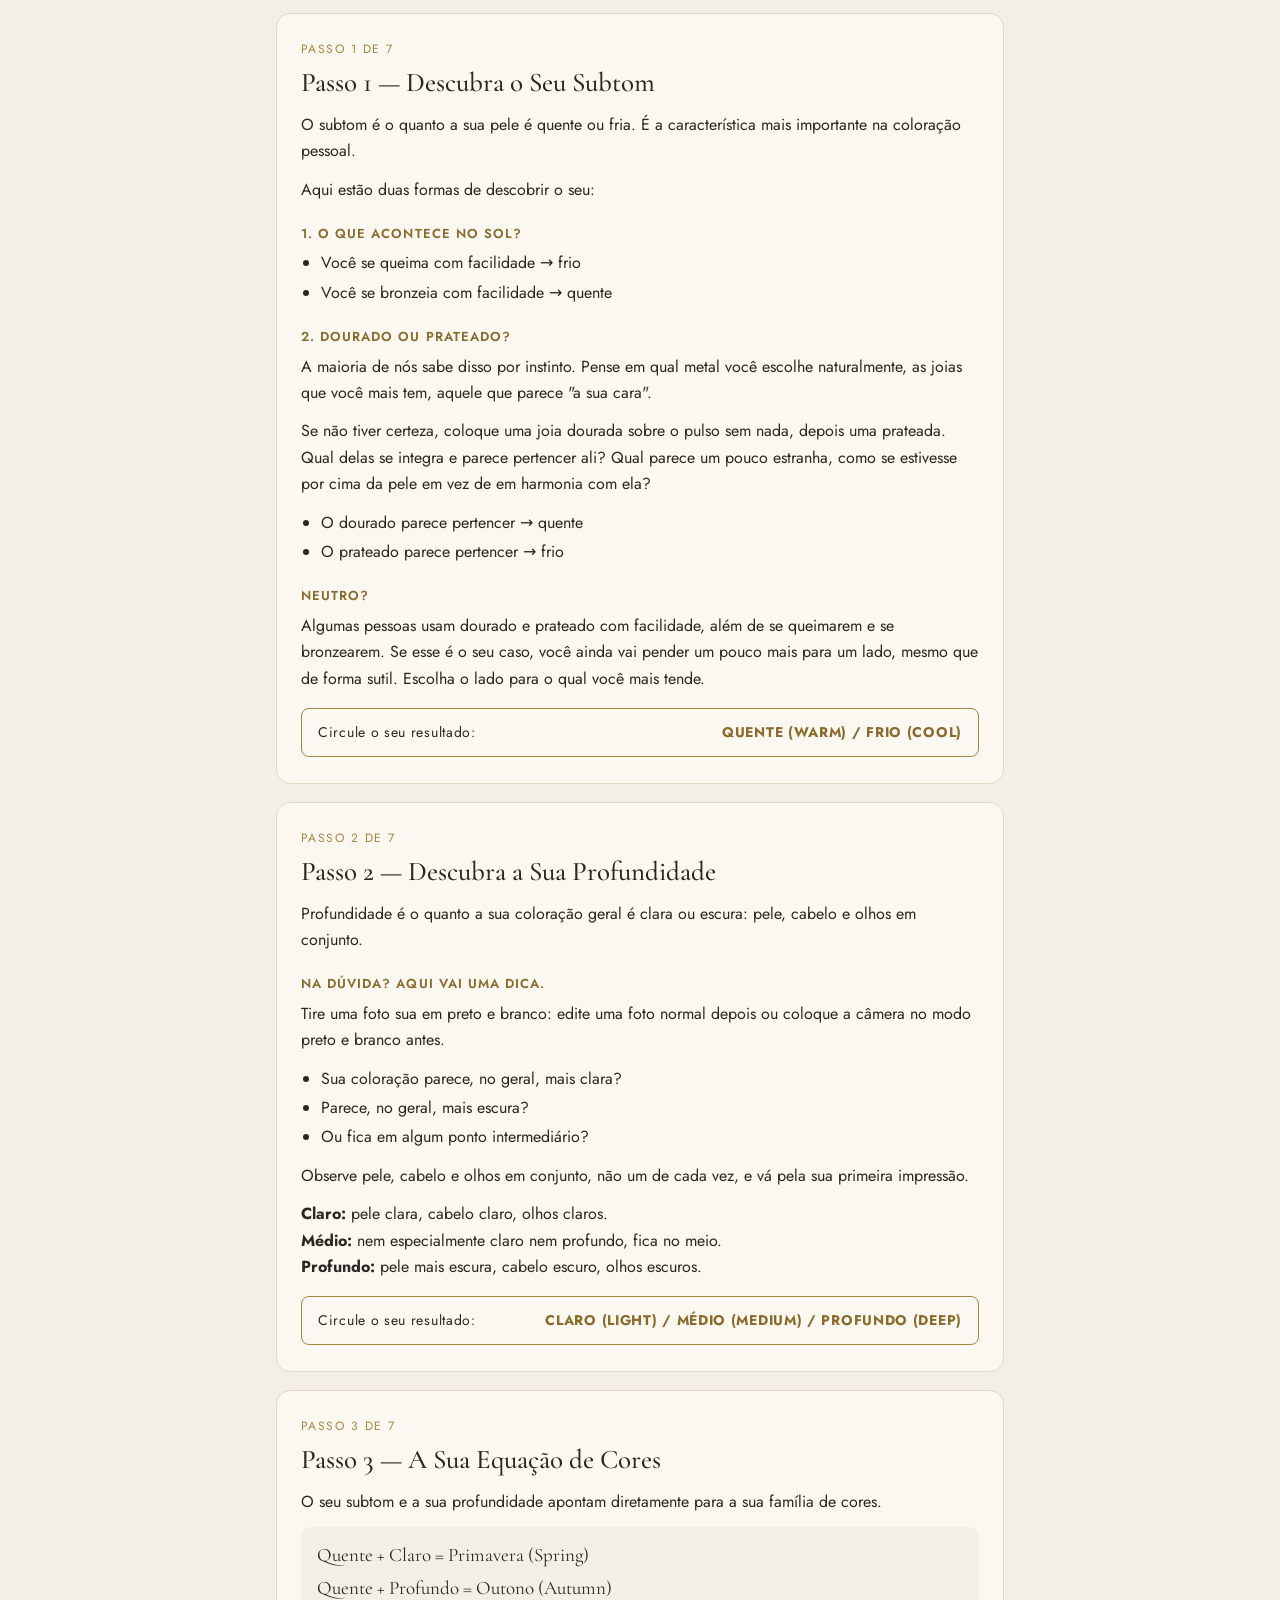
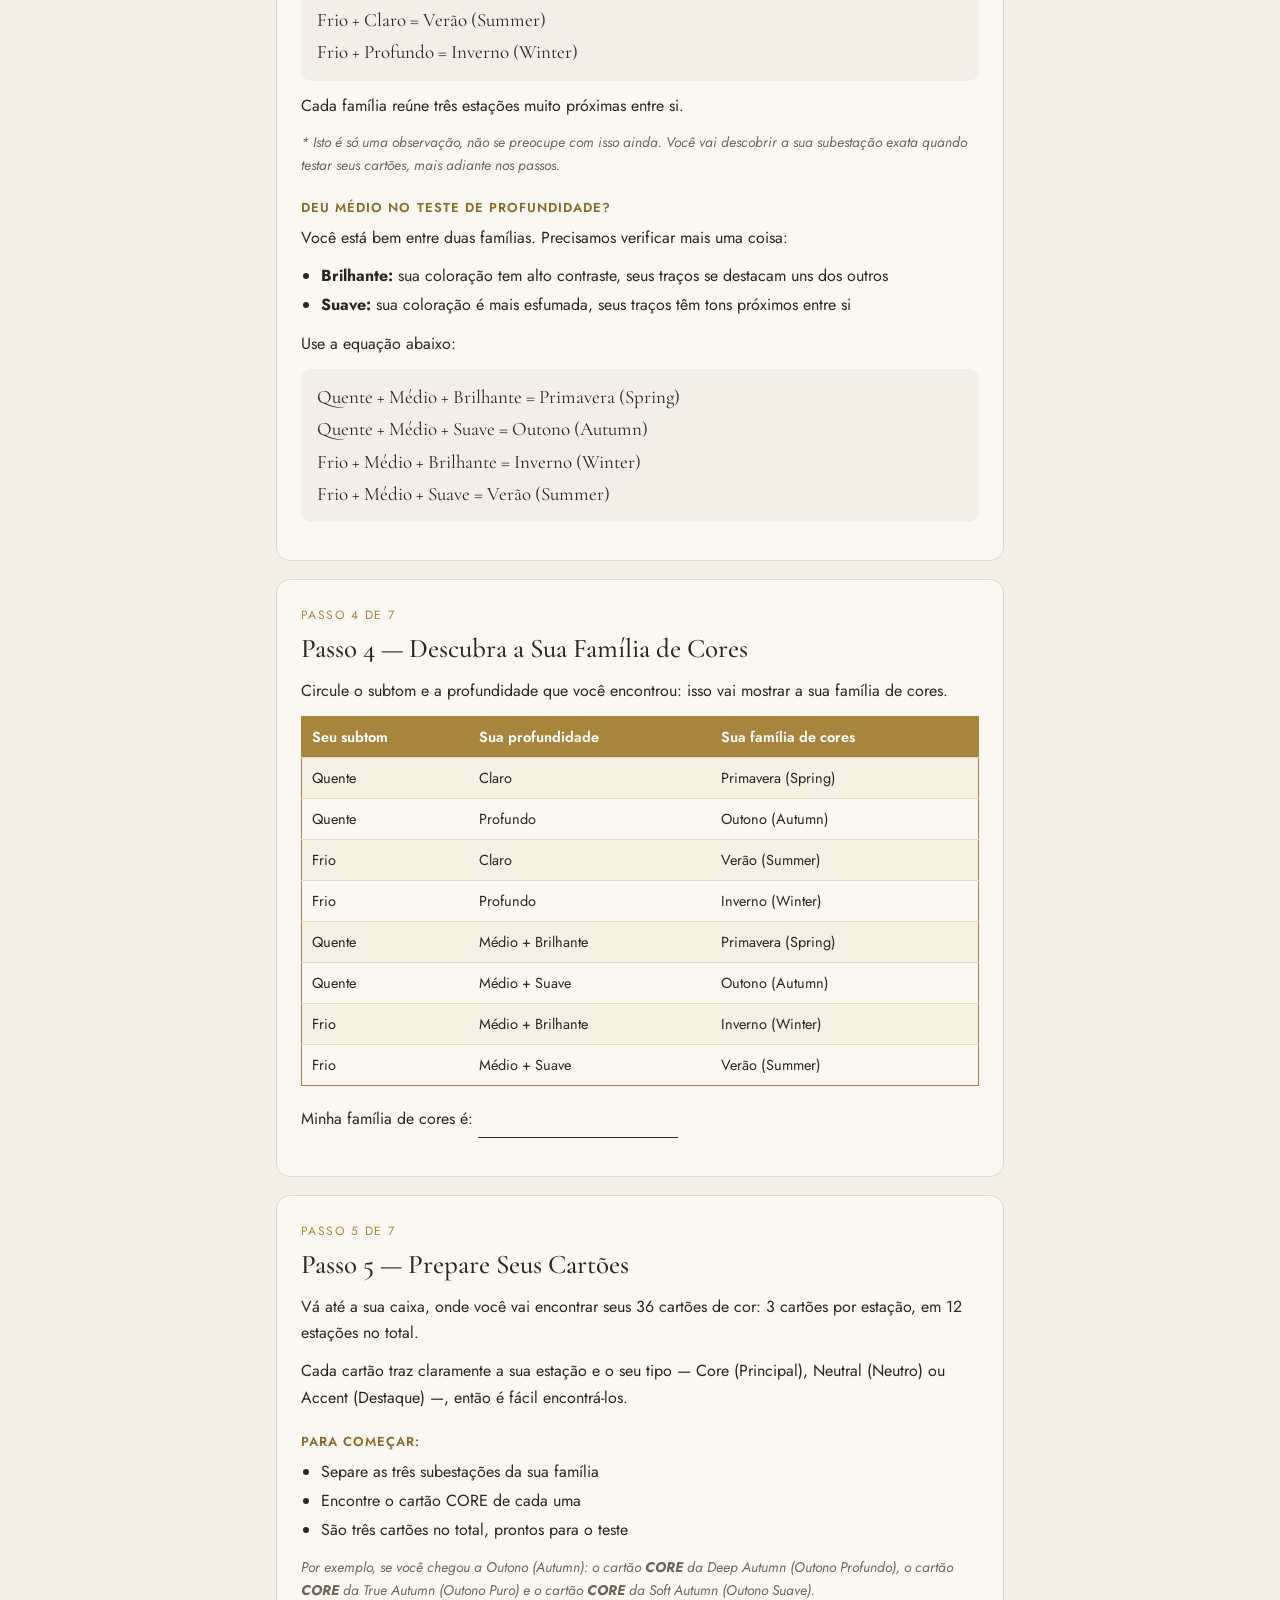
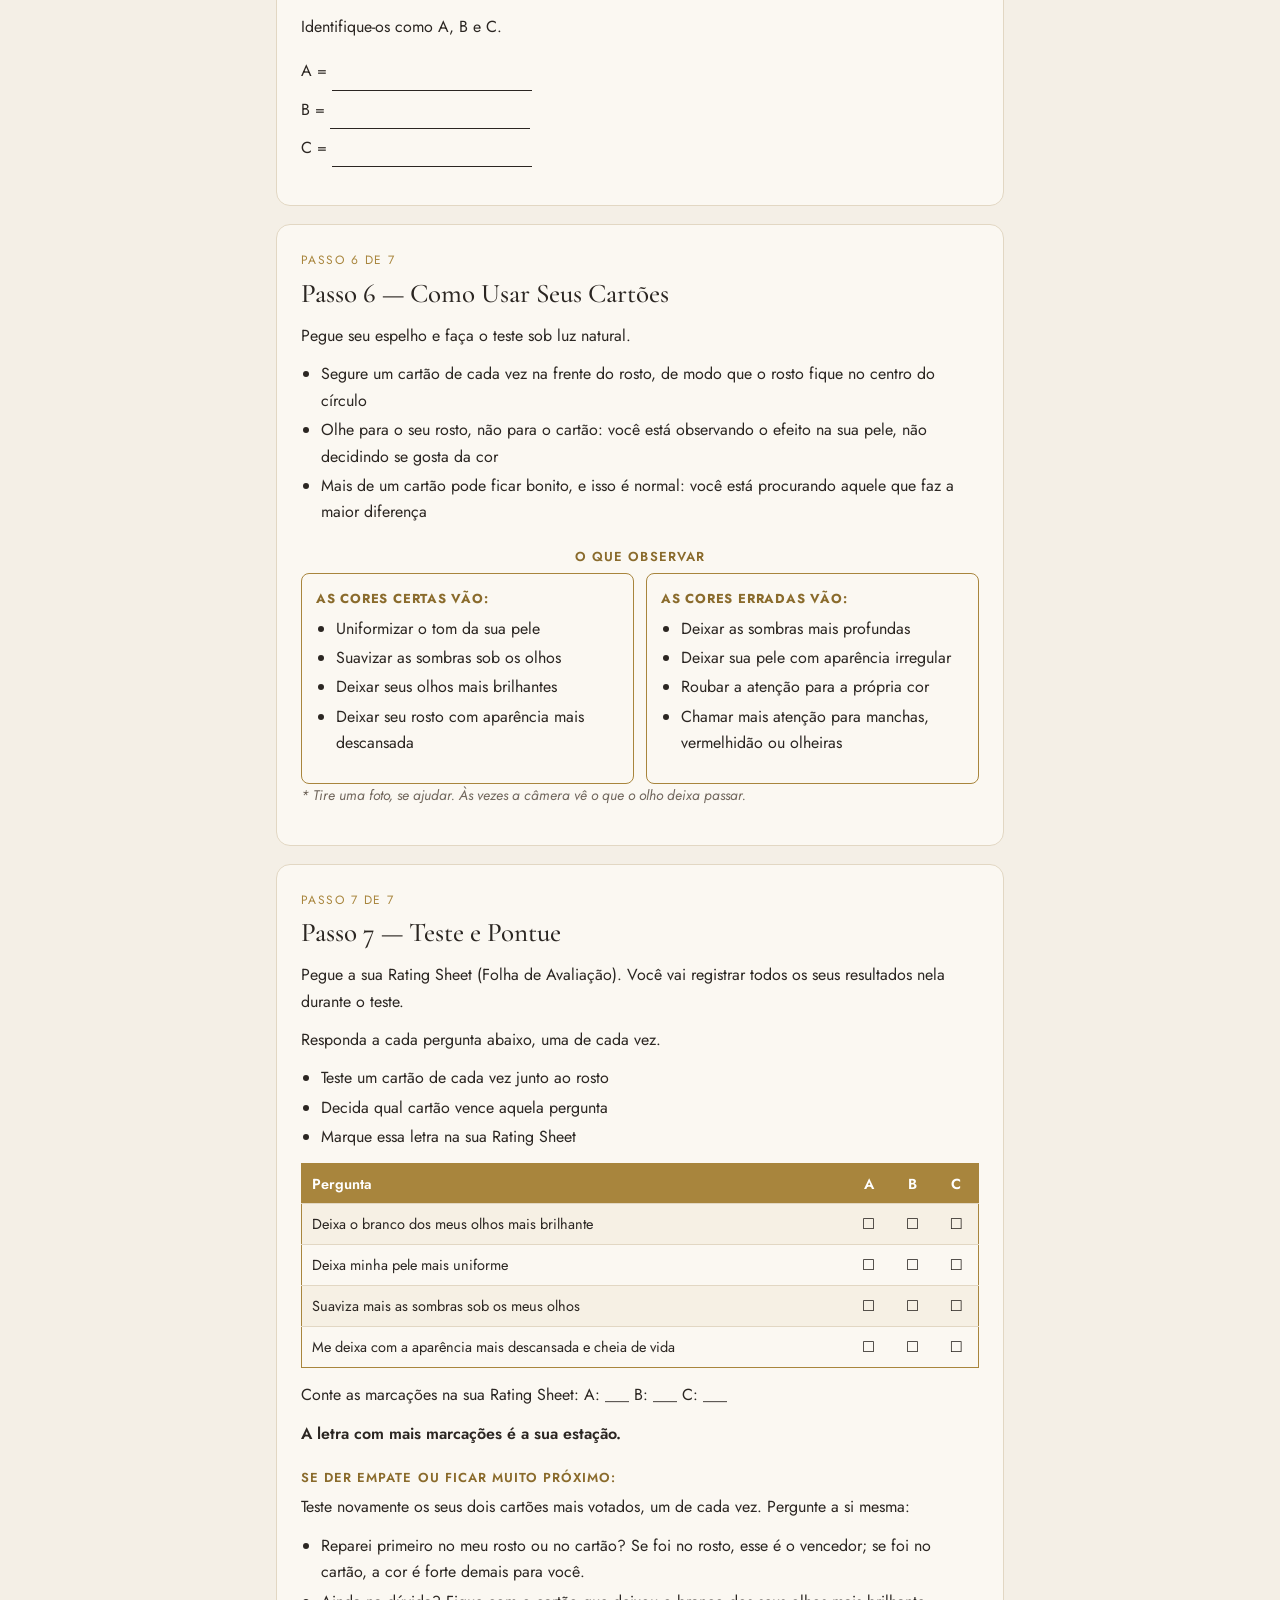
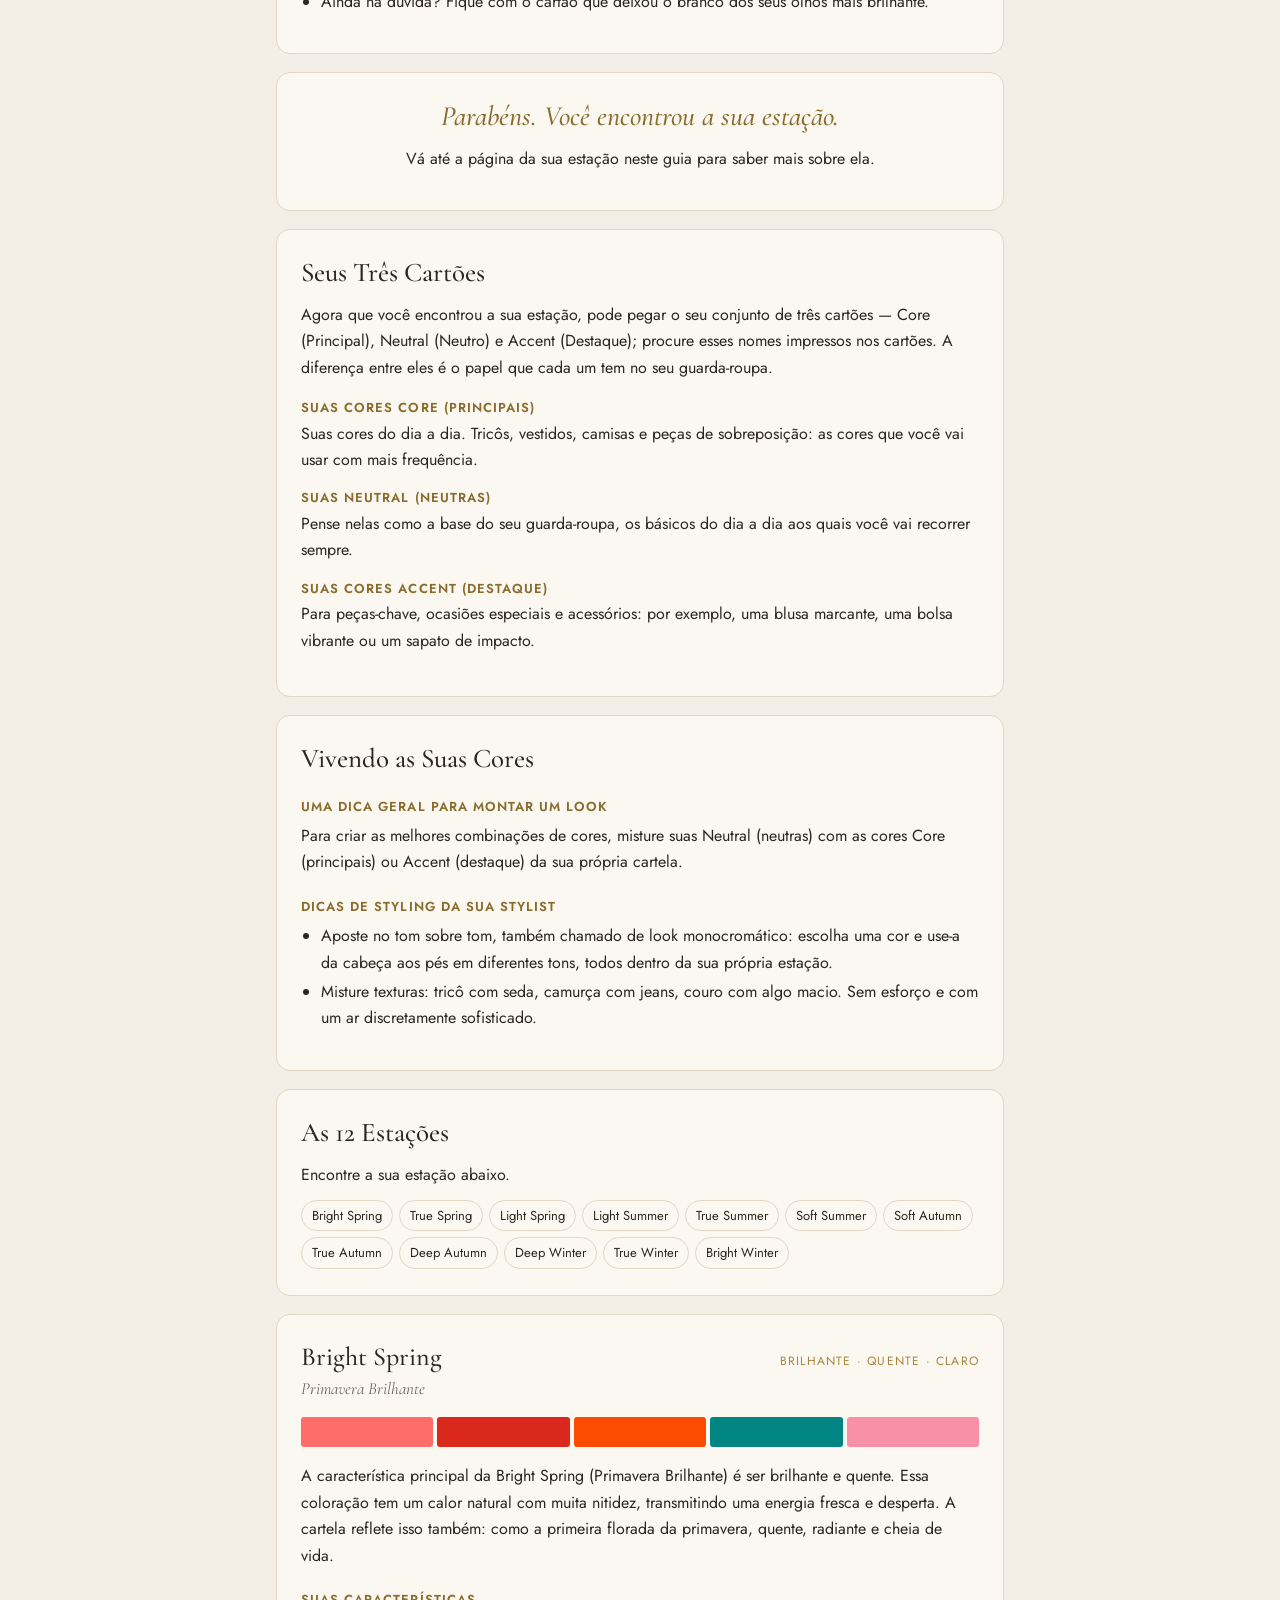
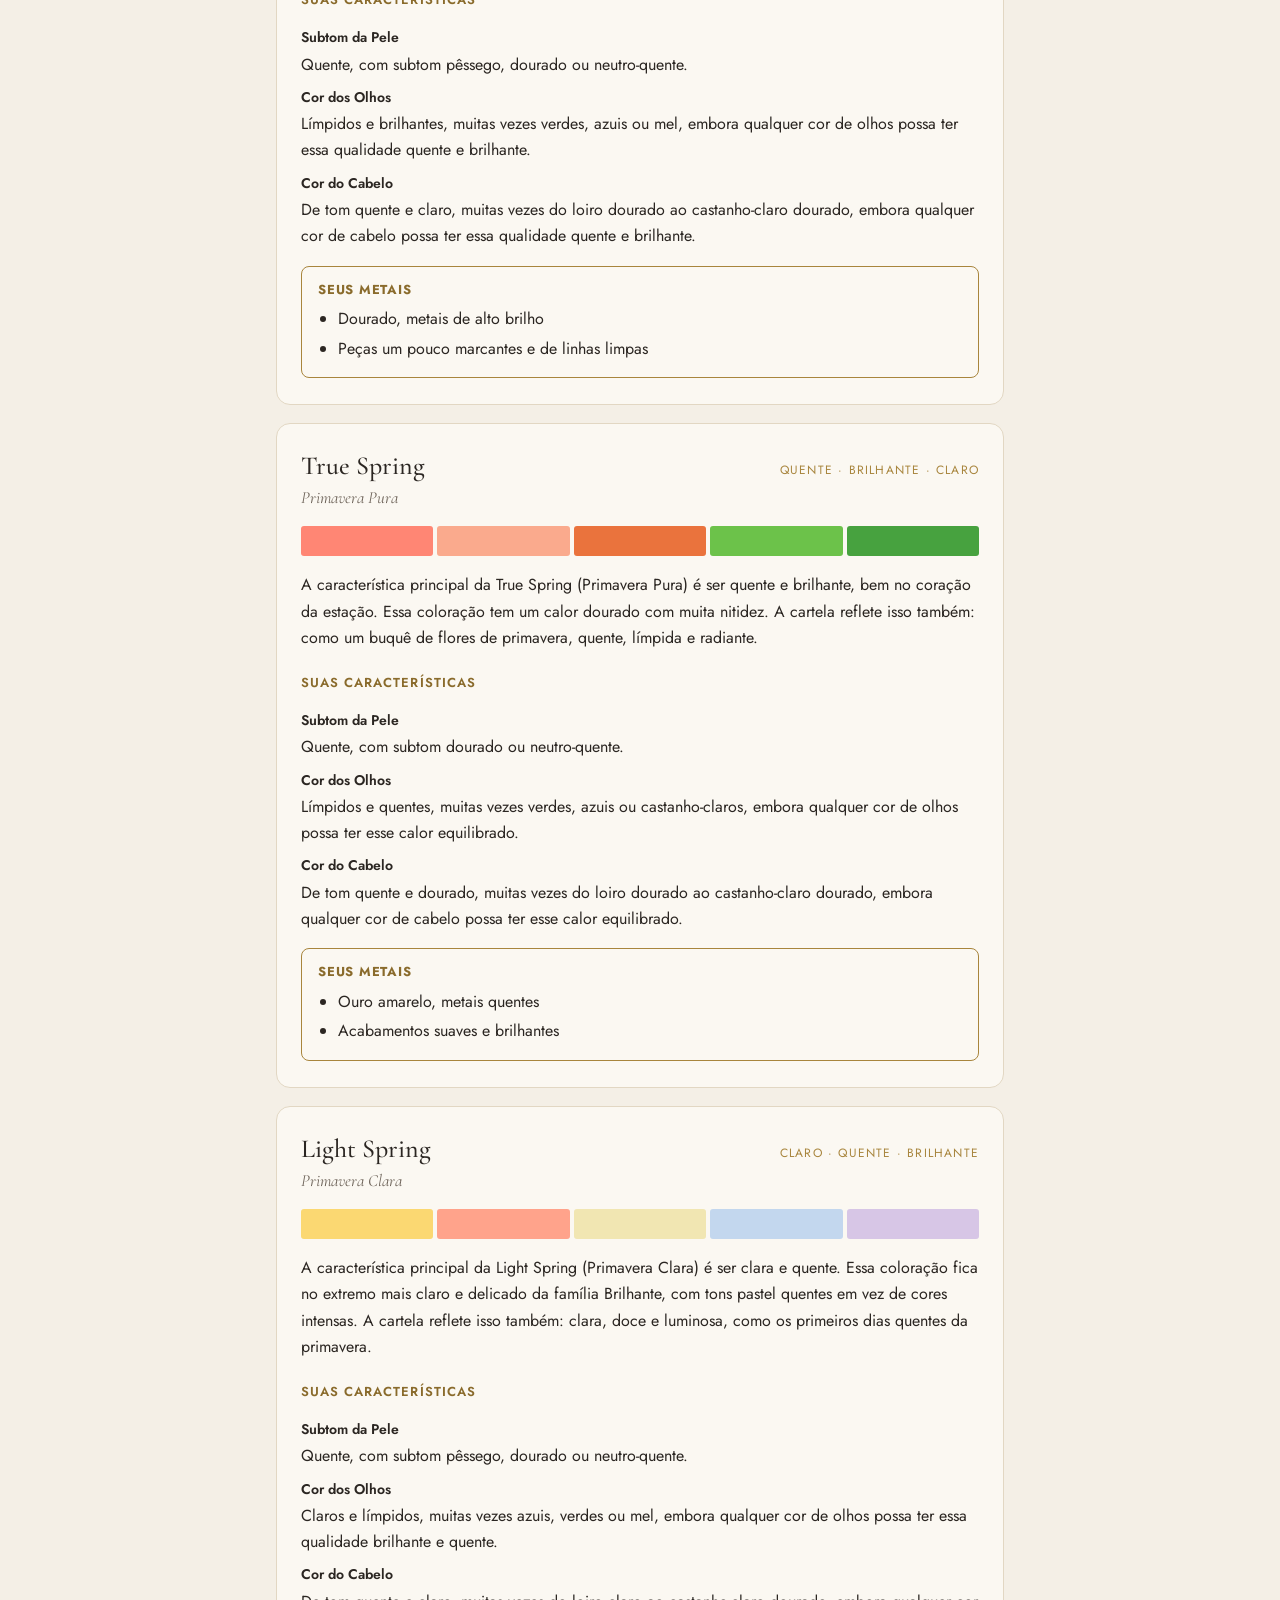
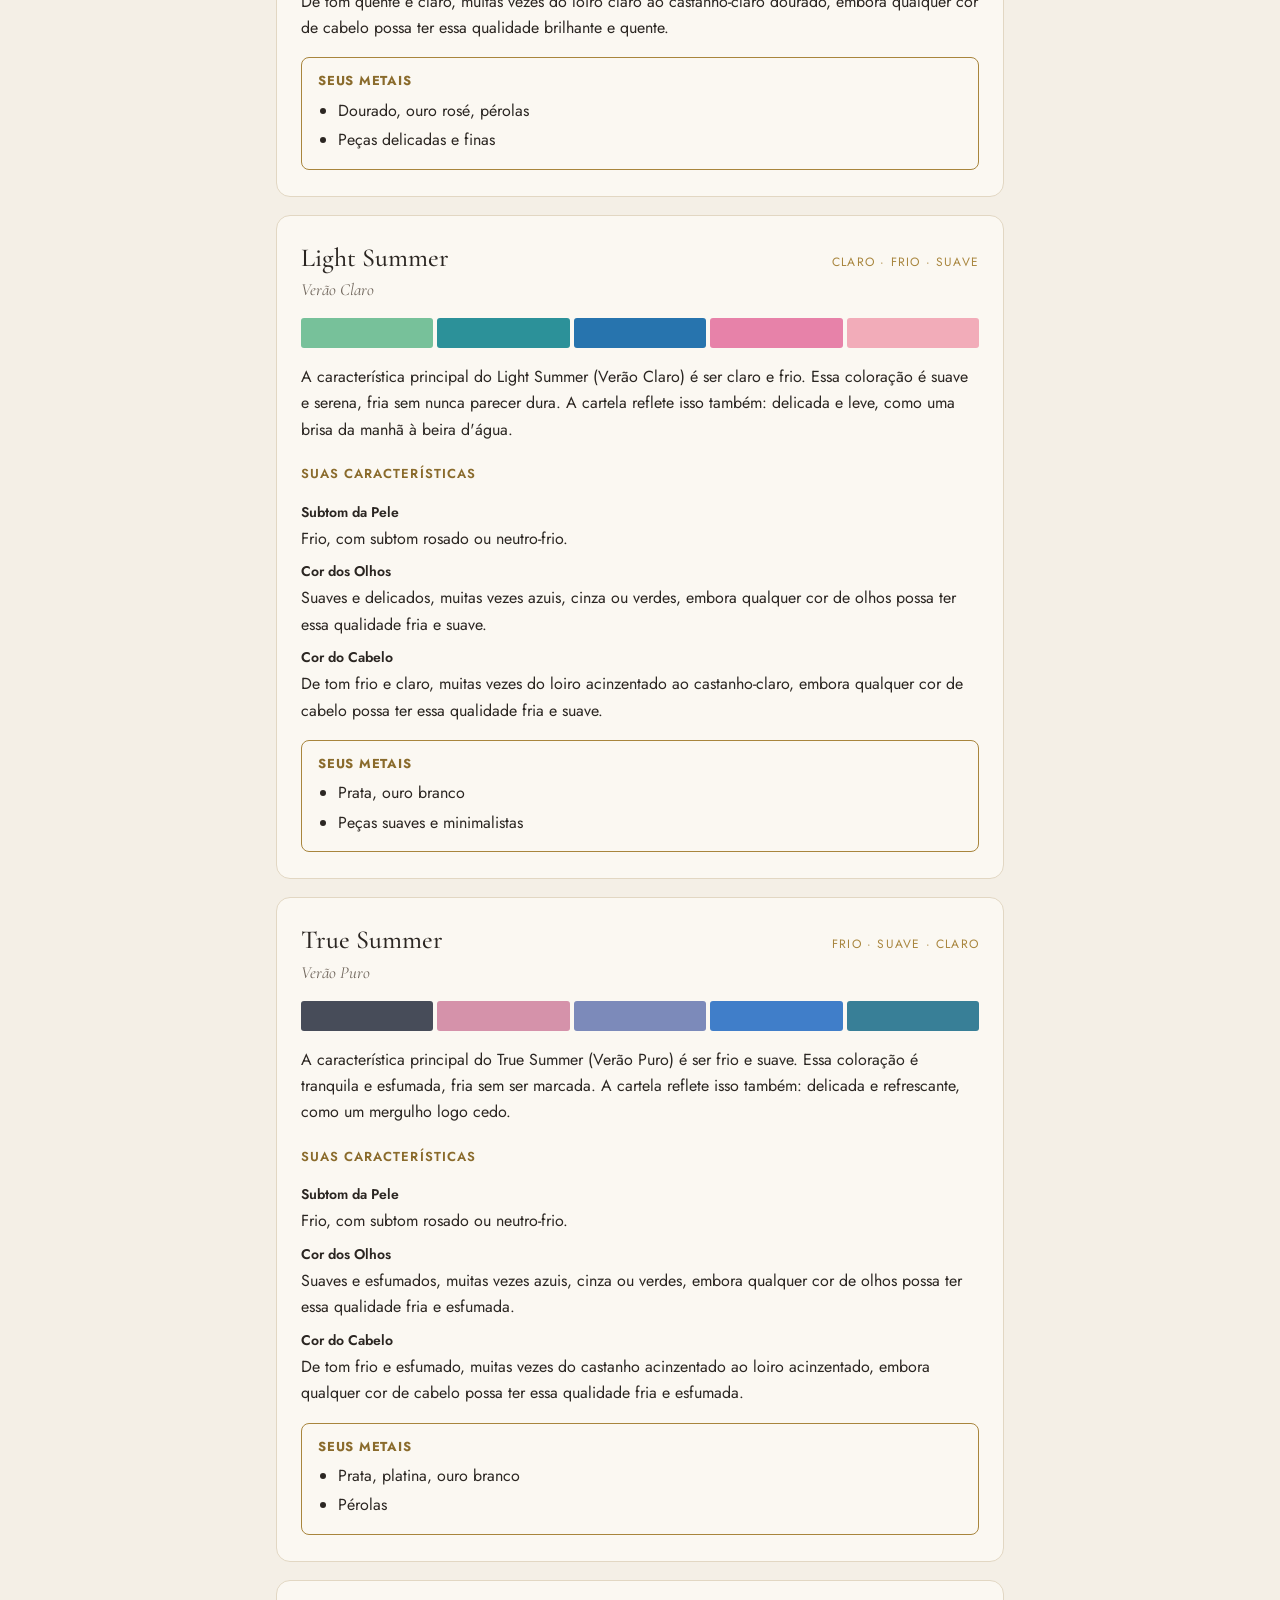
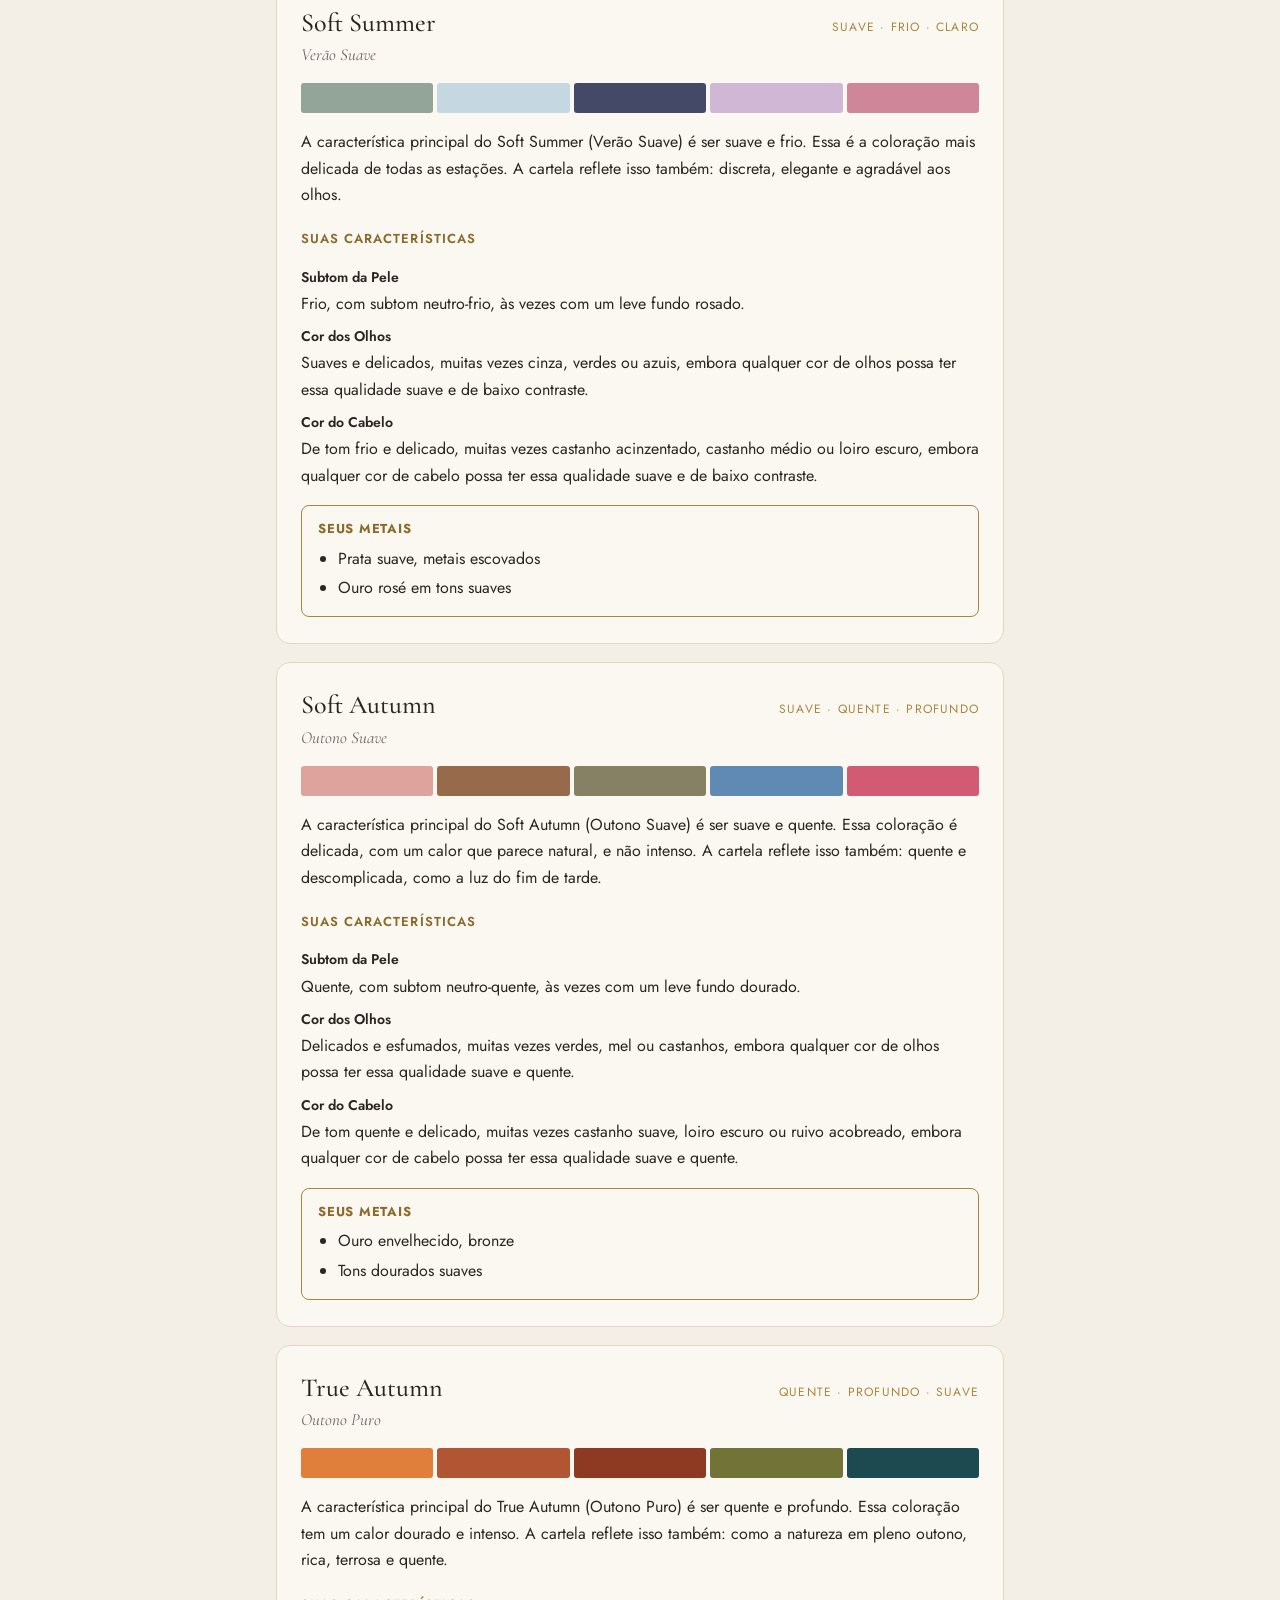
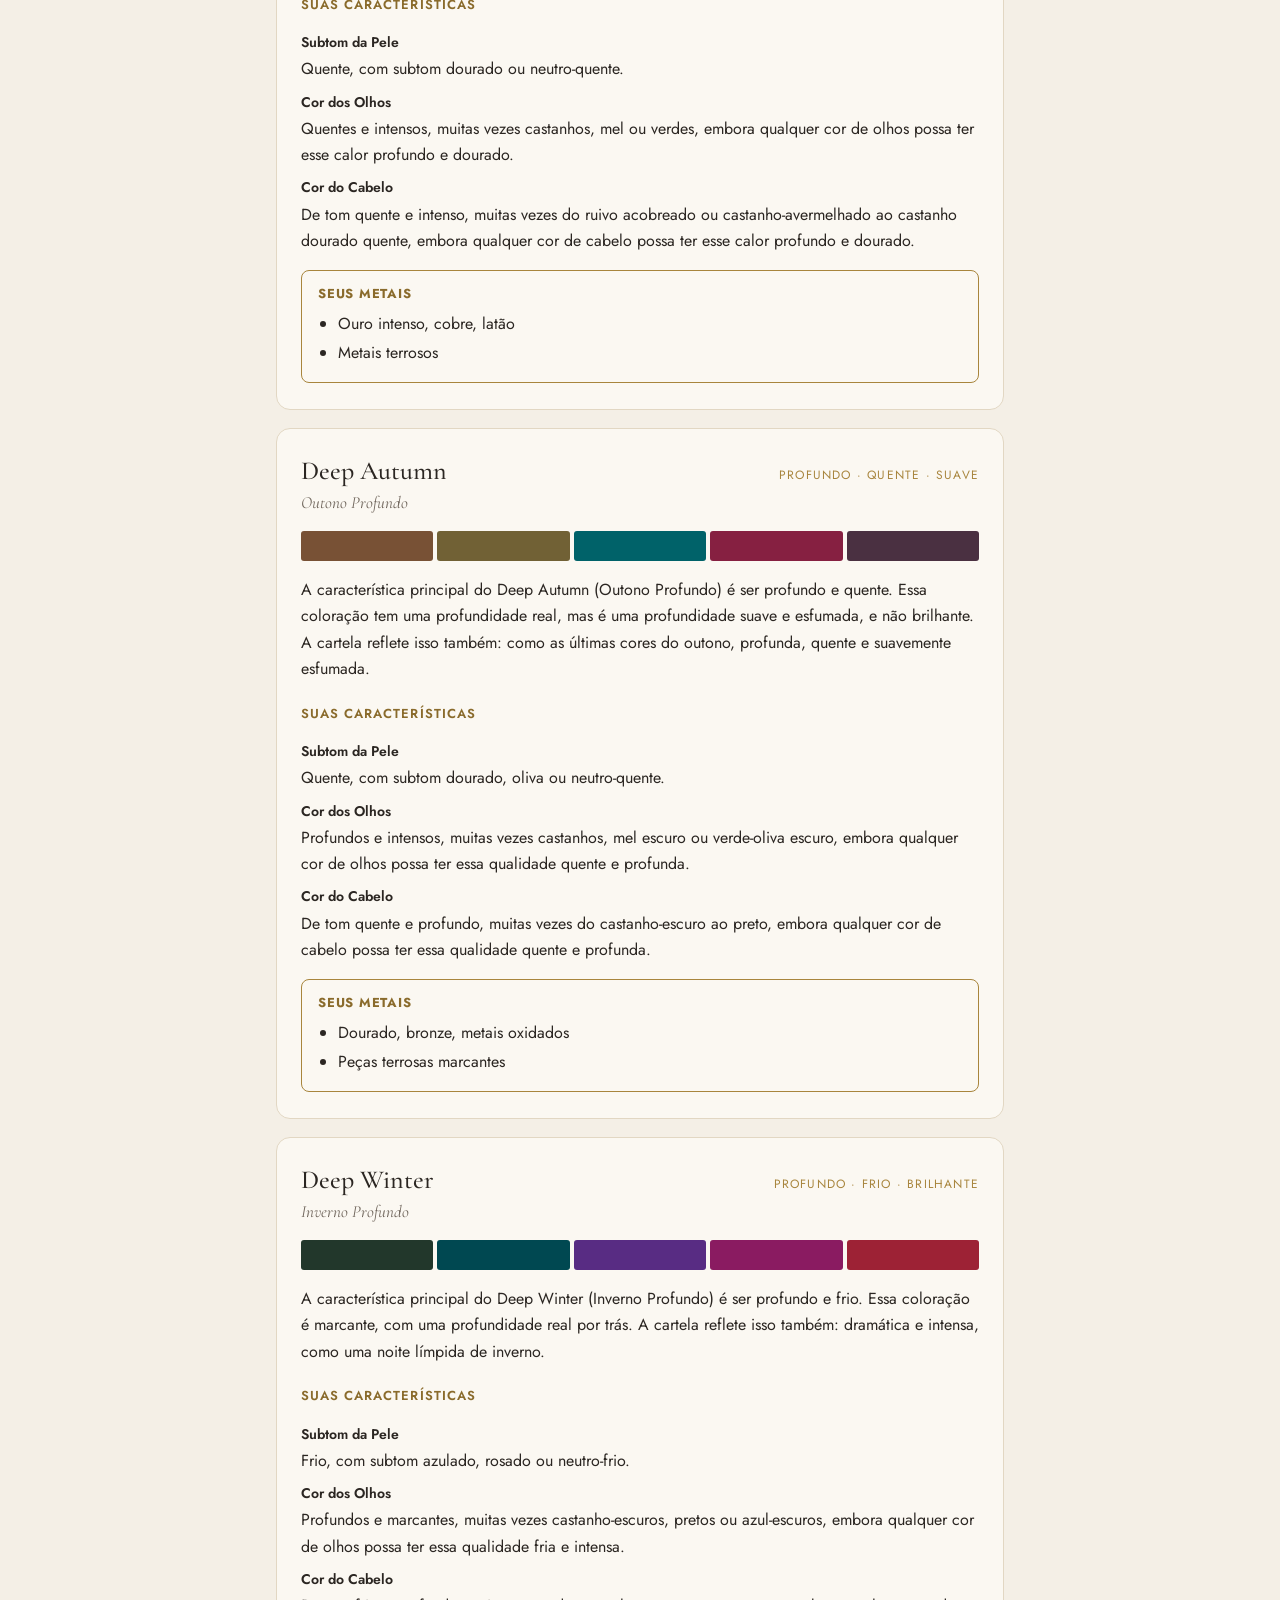
<file: guide/pt.html>
<!doctype html><html lang="pt-BR" dir="ltr"><head><meta charset="utf-8"><meta name="viewport" content="width=device-width,initial-scale=1"><meta name="robots" content="noindex,nofollow"><title>Guia de Coloração Pessoal MOORRA</title><link rel="icon" href="data:image/svg+xml,%3Csvg xmlns='http://www.w3.org/2000/svg' viewBox='0 0 32 32'%3E%3Crect width='32' height='32' rx='6' fill='%23a8853d'/%3E%3Ctext x='16' y='22' font-family='Georgia' font-size='18' fill='white' text-anchor='middle'%3EM%3C/text%3E%3C/svg%3E"><link rel="preconnect" href="https://fonts.googleapis.com"><link rel="preconnect" href="https://fonts.gstatic.com" crossorigin><link href="https://fonts.googleapis.com/css2?family=Cormorant+Garamond:ital,wght@0,400;0,500;0,600;1,400&family=Jost:wght@400;500;600&display=swap" rel="stylesheet"><link rel="stylesheet" href="style.css"><style>:root{--serif:'Cormorant Garamond',Georgia,'Times New Roman',serif;--body:'Jost',system-ui,-apple-system,'Segoe UI',sans-serif}</style></head>
<body>
<div class="band">Descubra as cores que foram feitas para você.</div>
<header class="top"><p class="wm">MOORRA</p><p class="kit">Kit DIY de Coloração Pessoal · Guia</p><div class="rule"></div></header>
<div class="bar noprint"><div class="in"><a class="btn" href="./">&#127760; Idiomas</a><button class="btn solid" onclick="window.print()">&#8595; Baixar PDF</button></div></div>
<main>
<section class="card toc cover-follow noprint"><h2>Sumário</h2><ol><li><a href="#welcome">Boas-vindas.</a></li><li><a href="#bio">Conheça a Olivia</a></li><li><a href="#what">O Que É Coloração Pessoal?</a></li><li><a href="#before">Antes de Começar a Sua Análise</a></li><li><a href="#intro7">Coloração Pessoal em 7 Passos</a></li><li><a href="#step1">Passo 1 — Descubra o Seu Subtom</a></li><li><a href="#step2">Passo 2 — Descubra a Sua Profundidade</a></li><li><a href="#step3">Passo 3 — A Sua Equação de Cores</a></li><li><a href="#step4">Passo 4 — Descubra a Sua Família de Cores</a></li><li><a href="#step5">Passo 5 — Prepare Seus Cartões</a></li><li><a href="#step6">Passo 6 — Como Usar Seus Cartões</a></li><li><a href="#step7">Passo 7 — Teste e Pontue</a></li><li><a href="#three">Seus Três Cartões</a></li><li><a href="#living">Vivendo as Suas Cores</a></li><li><a href="#seasons_intro">As 12 Estações</a></li></ol></section>
<section class="card" id="welcome"><h1>Boas-vindas.</h1><p>Parabéns. Você está prestes a deixar sua vida muito mais fácil ao entender as cores que valorizam perfeitamente as suas características.</p>
</section>
<section class="card" id="bio"><h2>Conheça a Olivia</h2><div class="bio"><img src="olivia.jpg" alt="Olivia" width="120" height="150"><div><p>Oi, eu sou a Olivia. Sou personal stylist certificada e consultora de coloração profissional, com formação pelo Australian Style Institute. Ao longo dos anos, ajudei pessoas do mundo todo a descobrir as cores que realmente combinam com elas — em Londres, na Austrália e, virtualmente, em praticamente todos os lugares entre um e outro.</p><p>Percebi um padrão entre minhas clientes. Elas tentavam descobrir a própria estação usando testes online e aplicativos de IA, só para serem colocadas na estação errada e ficarem ainda mais confusas do que antes. Eu acreditava que a coloração pessoal deveria trazer clareza e segurança, nunca confusão. Foi por isso que coloquei toda a minha experiência na MOORRA, criando um guia passo a passo para que qualquer pessoa consiga fazer, sem precisar de experiência.</p><p>Acredito que estilo não é sobre mudar quem você é. É sobre revelar quem você sempre foi. Porque, quando você usa as cores certas, a confiança vem naturalmente.</p><p class="contact">Dúvidas sobre o seu resultado? Me mande um e-mail em <a href="mailto:ogpersonalstylist@gmail.com">ogpersonalstylist@gmail.com</a></p></div></div>
</section>
<section class="card" id="what"><h2>O Que É Coloração Pessoal?</h2><p>Segure um lenço vermelho vivo perto do rosto, sob luz natural, e olhe no espelho. Sua pele vai reagir. Na pessoa certa, ele ilumina o rosto: a pele fica mais uniforme e os olhos, mais brilhantes. Na pessoa errada, ele cria sombras, realça vermelhidões e apaga o rosto.</p><p class="em">Essa reação é a coloração pessoal em ação.</p><p>Toda cor tem três características: se tende ao quente ou ao frio, se é clara ou profunda e se é brilhante ou suave. A sua coloração natural tem essas mesmas três características. Quando a cor que você usa combina com a sua, tudo se ilumina.</p><p>Essas características levam você a uma de doze estações. Uma delas é a sua. Este guia vai mostrar qual é.</p><figure><img src="wheel.png" width="900" height="688" loading="lazy" alt="Mapa das doze estações da coloração pessoal"><figcaption>Um mapa visual das doze estações da coloração pessoal</figcaption></figure>
</section>
<section class="card" id="before"><h2>Antes de Começar a Sua Análise</h2><p>Siga estes quatro passos sempre que for testar seus cartões. Se as condições não estiverem certas, o resultado também não estará.</p><h3>1. Encontre a Luz Certa</h3><p>Sente-se perto de uma janela, com luz natural. Nada de sol direto: prefira uma luz indireta e uniforme. Sem abajures, sem luz de teto, sem sombras no rosto.</p><h3>2. Retire Toda a Maquiagem</h3><p>Tire a base, o corretivo, o blush e qualquer skincare com cor ou autobronzeador. Eles mudam a forma como sua pele reage aos cartões.</p><h3>3. Use uma Blusa Neutra</h3><p>Branca, cinza ou bege. Qualquer peça colorida reflete na pele e altera o que você enxerga.</p><h3>4. Prenda o Cabelo Colorido</h3><p>Se o seu cabelo é tingido ou tem mechas, prenda-o para que ele não interfira na forma como as cores aparecem perto do rosto.</p><p class="strong">Agora você está pronta para começar.</p>
</section>
<section class="card" id="intro7"><h2>Coloração Pessoal em 7 Passos</h2><p>Siga cada passo na ordem. Não pule etapas.</p>
</section>
<section class="card" id="step1"><p class="kicker">Passo 1 de 7</p><h2>Passo 1 — Descubra o Seu Subtom</h2><p>O subtom é o quanto a sua pele é quente ou fria. É a característica mais importante na coloração pessoal.</p><p>Aqui estão duas formas de descobrir o seu:</p><h4>1. O que acontece no sol?</h4><ul><li>Você se queima com facilidade → frio</li><li>Você se bronzeia com facilidade → quente</li></ul><h4>2. Dourado ou prateado?</h4><p>A maioria de nós sabe disso por instinto. Pense em qual metal você escolhe naturalmente, as joias que você mais tem, aquele que parece "a sua cara".</p><p>Se não tiver certeza, coloque uma joia dourada sobre o pulso sem nada, depois uma prateada. Qual delas se integra e parece pertencer ali? Qual parece um pouco estranha, como se estivesse por cima da pele em vez de em harmonia com ela?</p><ul><li>O dourado parece pertencer → quente</li><li>O prateado parece pertencer → frio</li></ul><h4>Neutro?</h4><p>Algumas pessoas usam dourado e prateado com facilidade, além de se queimarem e se bronzearem. Se esse é o seu caso, você ainda vai pender um pouco mais para um lado, mesmo que de forma sutil. Escolha o lado para o qual você mais tende.</p><div class="result"><span>Circule o seu resultado:</span><b>QUENTE (WARM) / FRIO (COOL)</b></div>
</section>
<section class="card" id="step2"><p class="kicker">Passo 2 de 7</p><h2>Passo 2 — Descubra a Sua Profundidade</h2><p>Profundidade é o quanto a sua coloração geral é clara ou escura: pele, cabelo e olhos em conjunto.</p><h4>Na dúvida? Aqui vai uma dica.</h4><p>Tire uma foto sua em preto e branco: edite uma foto normal depois ou coloque a câmera no modo preto e branco antes.</p><ul><li>Sua coloração parece, no geral, mais clara?</li><li>Parece, no geral, mais escura?</li><li>Ou fica em algum ponto intermediário?</li></ul><p>Observe pele, cabelo e olhos em conjunto, não um de cada vez, e vá pela sua primeira impressão.</p><p><b>Claro:</b> pele clara, cabelo claro, olhos claros.<br><b>Médio:</b> nem especialmente claro nem profundo, fica no meio.<br><b>Profundo:</b> pele mais escura, cabelo escuro, olhos escuros.</p><div class="result"><span>Circule o seu resultado:</span><b>CLARO (LIGHT) / MÉDIO (MEDIUM) / PROFUNDO (DEEP)</b></div>
</section>
<section class="card" id="step3"><p class="kicker">Passo 3 de 7</p><h2>Passo 3 — A Sua Equação de Cores</h2><p>O seu subtom e a sua profundidade apontam diretamente para a sua família de cores.</p><p class="eq">Quente + Claro = Primavera (Spring)<br>Quente + Profundo = Outono (Autumn)<br>Frio + Claro = Verão (Summer)<br>Frio + Profundo = Inverno (Winter)</p><p>Cada família reúne três estações muito próximas entre si.</p><p class="note">* Isto é só uma observação, não se preocupe com isso ainda. Você vai descobrir a sua subestação exata quando testar seus cartões, mais adiante nos passos.</p><h4>Deu médio no teste de profundidade?</h4><p>Você está bem entre duas famílias. Precisamos verificar mais uma coisa:</p><ul><li><b>Brilhante:</b> sua coloração tem alto contraste, seus traços se destacam uns dos outros</li><li><b>Suave:</b> sua coloração é mais esfumada, seus traços têm tons próximos entre si</li></ul><p>Use a equação abaixo:</p><p class="eq">Quente + Médio + Brilhante = Primavera (Spring)<br>Quente + Médio + Suave = Outono (Autumn)<br>Frio + Médio + Brilhante = Inverno (Winter)<br>Frio + Médio + Suave = Verão (Summer)</p>
</section>
<section class="card" id="step4"><p class="kicker">Passo 4 de 7</p><h2>Passo 4 — Descubra a Sua Família de Cores</h2><p>Circule o subtom e a profundidade que você encontrou: isso vai mostrar a sua família de cores.</p><table><thead><tr><th>Seu subtom</th><th>Sua profundidade</th><th>Sua família de cores</th></tr></thead><tbody><tr><td>Quente</td><td>Claro</td><td>Primavera (Spring)</td></tr><tr><td>Quente</td><td>Profundo</td><td>Outono (Autumn)</td></tr><tr><td>Frio</td><td>Claro</td><td>Verão (Summer)</td></tr><tr><td>Frio</td><td>Profundo</td><td>Inverno (Winter)</td></tr><tr><td>Quente</td><td>Médio + Brilhante</td><td>Primavera (Spring)</td></tr><tr><td>Quente</td><td>Médio + Suave</td><td>Outono (Autumn)</td></tr><tr><td>Frio</td><td>Médio + Brilhante</td><td>Inverno (Winter)</td></tr><tr><td>Frio</td><td>Médio + Suave</td><td>Verão (Summer)</td></tr></tbody></table><p class="fill">Minha família de cores é: <span class="line"></span></p>
</section>
<section class="card" id="step5"><p class="kicker">Passo 5 de 7</p><h2>Passo 5 — Prepare Seus Cartões</h2><p>Vá até a sua caixa, onde você vai encontrar seus 36 cartões de cor: 3 cartões por estação, em 12 estações no total.</p><p>Cada cartão traz claramente a sua estação e o seu tipo — Core (Principal), Neutral (Neutro) ou Accent (Destaque) —, então é fácil encontrá-los.</p><h4>Para começar:</h4><ul><li>Separe as três subestações da sua família</li><li>Encontre o cartão CORE de cada uma</li><li>São três cartões no total, prontos para o teste</li></ul><p class="note">Por exemplo, se você chegou a Outono (Autumn): o cartão <b>CORE</b> da Deep Autumn (Outono Profundo), o cartão <b>CORE</b> da True Autumn (Outono Puro) e o cartão <b>CORE</b> da Soft Autumn (Outono Suave).</p><p>Identifique-os como A, B e C.</p><p class="fill">A = <span class="line"></span><br>B = <span class="line"></span><br>C = <span class="line"></span></p>
</section>
<section class="card" id="step6"><p class="kicker">Passo 6 de 7</p><h2>Passo 6 — Como Usar Seus Cartões</h2><p>Pegue seu espelho e faça o teste sob luz natural.</p><ul><li>Segure um cartão de cada vez na frente do rosto, de modo que o rosto fique no centro do círculo</li><li>Olhe para o seu rosto, não para o cartão: você está observando o efeito na sua pele, não decidindo se gosta da cor</li><li>Mais de um cartão pode ficar bonito, e isso é normal: você está procurando aquele que faz a maior diferença</li></ul><h4 class="center">O que observar</h4><div class="two"><div class="box"><h5>As cores certas vão:</h5><ul><li>Uniformizar o tom da sua pele</li><li>Suavizar as sombras sob os olhos</li><li>Deixar seus olhos mais brilhantes</li><li>Deixar seu rosto com aparência mais descansada</li></ul></div><div class="box"><h5>As cores erradas vão:</h5><ul><li>Deixar as sombras mais profundas</li><li>Deixar sua pele com aparência irregular</li><li>Roubar a atenção para a própria cor</li><li>Chamar mais atenção para manchas, vermelhidão ou olheiras</li></ul></div></div><p class="note">* Tire uma foto, se ajudar. Às vezes a câmera vê o que o olho deixa passar.</p>
</section>
<section class="card" id="step7"><p class="kicker">Passo 7 de 7</p><h2>Passo 7 — Teste e Pontue</h2><p>Pegue a sua Rating Sheet (Folha de Avaliação). Você vai registrar todos os seus resultados nela durante o teste.</p><p>Responda a cada pergunta abaixo, uma de cada vez.</p><ul><li>Teste um cartão de cada vez junto ao rosto</li><li>Decida qual cartão vence aquela pergunta</li><li>Marque essa letra na sua Rating Sheet</li></ul><table class="score"><thead><tr><th>Pergunta</th><th>A</th><th>B</th><th>C</th></tr></thead><tbody><tr><td>Deixa o branco dos meus olhos mais brilhante</td><td>☐</td><td>☐</td><td>☐</td></tr><tr><td>Deixa minha pele mais uniforme</td><td>☐</td><td>☐</td><td>☐</td></tr><tr><td>Suaviza mais as sombras sob os meus olhos</td><td>☐</td><td>☐</td><td>☐</td></tr><tr><td>Me deixa com a aparência mais descansada e cheia de vida</td><td>☐</td><td>☐</td><td>☐</td></tr></tbody></table><p>Conte as marcações na sua Rating Sheet: A: ___ B: ___ C: ___</p><p class="strong">A letra com mais marcações é a sua estação.</p><h4>Se der empate ou ficar muito próximo:</h4><p>Teste novamente os seus dois cartões mais votados, um de cada vez. Pergunte a si mesma:</p><ul><li>Reparei primeiro no meu rosto ou no cartão? Se foi no rosto, esse é o vencedor; se foi no cartão, a cor é forte demais para você.</li><li>Ainda na dúvida? Fique com o cartão que deixou o branco dos seus olhos mais brilhante.</li></ul>
</section>
<section class="card" id="congrats"><h2 class="script">Parabéns. Você encontrou a sua estação.</h2><p>Vá até a página da sua estação neste guia para saber mais sobre ela.</p>
</section>
<section class="card" id="three"><h2>Seus Três Cartões</h2><p>Agora que você encontrou a sua estação, pode pegar o seu conjunto de três cartões — Core (Principal), Neutral (Neutro) e Accent (Destaque); procure esses nomes impressos nos cartões. A diferença entre eles é o papel que cada um tem no seu guarda-roupa.</p><dl><dt>Suas Cores Core (Principais)</dt><dd>Suas cores do dia a dia. Tricôs, vestidos, camisas e peças de sobreposição: as cores que você vai usar com mais frequência.</dd><dt>Suas Neutral (Neutras)</dt><dd>Pense nelas como a base do seu guarda-roupa, os básicos do dia a dia aos quais você vai recorrer sempre.</dd><dt>Suas Cores Accent (Destaque)</dt><dd>Para peças-chave, ocasiões especiais e acessórios: por exemplo, uma blusa marcante, uma bolsa vibrante ou um sapato de impacto.</dd></dl>
</section>
<section class="card" id="living"><h2>Vivendo as Suas Cores</h2><h4>Uma dica geral para montar um look</h4><p>Para criar as melhores combinações de cores, misture suas Neutral (neutras) com as cores Core (principais) ou Accent (destaque) da sua própria cartela.</p><h4>Dicas de styling da sua stylist</h4><ul><li>Aposte no tom sobre tom, também chamado de look monocromático: escolha uma cor e use-a da cabeça aos pés em diferentes tons, todos dentro da sua própria estação.</li><li>Misture texturas: tricô com seda, camurça com jeans, couro com algo macio. Sem esforço e com um ar discretamente sofisticado.</li></ul>
</section>
<section class="card" id="seasons_intro"><h2>As 12 Estações</h2><p>Encontre a sua estação abaixo.</p>
<div class="sgrid-nav noprint"><a href="#s-bright-spring">Bright Spring</a><a href="#s-true-spring">True Spring</a><a href="#s-light-spring">Light Spring</a><a href="#s-light-summer">Light Summer</a><a href="#s-true-summer">True Summer</a><a href="#s-soft-summer">Soft Summer</a><a href="#s-soft-autumn">Soft Autumn</a><a href="#s-true-autumn">True Autumn</a><a href="#s-deep-autumn">Deep Autumn</a><a href="#s-deep-winter">Deep Winter</a><a href="#s-true-winter">True Winter</a><a href="#s-bright-winter">Bright Winter</a></div>
</section>
<section class="card season" id="s-bright-spring"><div class="head"><div><h2 class="sname" lang="en" dir="ltr">Bright Spring</h2><p class="slocal">Primavera Brilhante</p></div><span class="tags">BRILHANTE · QUENTE · CLARO</span></div><div class="sw"><span style="background:#ff6d6a"></span><span style="background:#da291c"></span><span style="background:#fc4c02"></span><span style="background:#008583"></span><span style="background:#f891a5"></span></div><p>A característica principal da Bright Spring (Primavera Brilhante) é ser brilhante e quente. Essa coloração tem um calor natural com muita nitidez, transmitindo uma energia fresca e desperta. A cartela reflete isso também: como a primeira florada da primavera, quente, radiante e cheia de vida.</p><h4>Suas Características</h4><dl class="feat"><dt>Subtom da Pele</dt><dd>Quente, com subtom pêssego, dourado ou neutro-quente.</dd><dt>Cor dos Olhos</dt><dd>Límpidos e brilhantes, muitas vezes verdes, azuis ou mel, embora qualquer cor de olhos possa ter essa qualidade quente e brilhante.</dd><dt>Cor do Cabelo</dt><dd>De tom quente e claro, muitas vezes do loiro dourado ao castanho-claro dourado, embora qualquer cor de cabelo possa ter essa qualidade quente e brilhante.</dd></dl><div class="metals"><h5>Seus Metais</h5><ul><li>Dourado, metais de alto brilho</li><li>Peças um pouco marcantes e de linhas limpas</li></ul></div></section>
<section class="card season" id="s-true-spring"><div class="head"><div><h2 class="sname" lang="en" dir="ltr">True Spring</h2><p class="slocal">Primavera Pura</p></div><span class="tags">QUENTE · BRILHANTE · CLARO</span></div><div class="sw"><span style="background:#ff8674"></span><span style="background:#faaa8d"></span><span style="background:#ea733d"></span><span style="background:#6cc24a"></span><span style="background:#47a23f"></span></div><p>A característica principal da True Spring (Primavera Pura) é ser quente e brilhante, bem no coração da estação. Essa coloração tem um calor dourado com muita nitidez. A cartela reflete isso também: como um buquê de flores de primavera, quente, límpida e radiante.</p><h4>Suas Características</h4><dl class="feat"><dt>Subtom da Pele</dt><dd>Quente, com subtom dourado ou neutro-quente.</dd><dt>Cor dos Olhos</dt><dd>Límpidos e quentes, muitas vezes verdes, azuis ou castanho-claros, embora qualquer cor de olhos possa ter esse calor equilibrado.</dd><dt>Cor do Cabelo</dt><dd>De tom quente e dourado, muitas vezes do loiro dourado ao castanho-claro dourado, embora qualquer cor de cabelo possa ter esse calor equilibrado.</dd></dl><div class="metals"><h5>Seus Metais</h5><ul><li>Ouro amarelo, metais quentes</li><li>Acabamentos suaves e brilhantes</li></ul></div></section>
<section class="card season" id="s-light-spring"><div class="head"><div><h2 class="sname" lang="en" dir="ltr">Light Spring</h2><p class="slocal">Primavera Clara</p></div><span class="tags">CLARO · QUENTE · BRILHANTE</span></div><div class="sw"><span style="background:#fbd872"></span><span style="background:#ffa38b"></span><span style="background:#f1e6b2"></span><span style="background:#c3d7ee"></span><span style="background:#d7c6e6"></span></div><p>A característica principal da Light Spring (Primavera Clara) é ser clara e quente. Essa coloração fica no extremo mais claro e delicado da família Brilhante, com tons pastel quentes em vez de cores intensas. A cartela reflete isso também: clara, doce e luminosa, como os primeiros dias quentes da primavera.</p><h4>Suas Características</h4><dl class="feat"><dt>Subtom da Pele</dt><dd>Quente, com subtom pêssego, dourado ou neutro-quente.</dd><dt>Cor dos Olhos</dt><dd>Claros e límpidos, muitas vezes azuis, verdes ou mel, embora qualquer cor de olhos possa ter essa qualidade brilhante e quente.</dd><dt>Cor do Cabelo</dt><dd>De tom quente e claro, muitas vezes do loiro claro ao castanho-claro dourado, embora qualquer cor de cabelo possa ter essa qualidade brilhante e quente.</dd></dl><div class="metals"><h5>Seus Metais</h5><ul><li>Dourado, ouro rosé, pérolas</li><li>Peças delicadas e finas</li></ul></div></section>
<section class="card season" id="s-light-summer"><div class="head"><div><h2 class="sname" lang="en" dir="ltr">Light Summer</h2><p class="slocal">Verão Claro</p></div><span class="tags">CLARO · FRIO · SUAVE</span></div><div class="sw"><span style="background:#77c19a"></span><span style="background:#2c9199"></span><span style="background:#2774ae"></span><span style="background:#e782a9"></span><span style="background:#f2acb9"></span></div><p>A característica principal do Light Summer (Verão Claro) é ser claro e frio. Essa coloração é suave e serena, fria sem nunca parecer dura. A cartela reflete isso também: delicada e leve, como uma brisa da manhã à beira d&#x27;água.</p><h4>Suas Características</h4><dl class="feat"><dt>Subtom da Pele</dt><dd>Frio, com subtom rosado ou neutro-frio.</dd><dt>Cor dos Olhos</dt><dd>Suaves e delicados, muitas vezes azuis, cinza ou verdes, embora qualquer cor de olhos possa ter essa qualidade fria e suave.</dd><dt>Cor do Cabelo</dt><dd>De tom frio e claro, muitas vezes do loiro acinzentado ao castanho-claro, embora qualquer cor de cabelo possa ter essa qualidade fria e suave.</dd></dl><div class="metals"><h5>Seus Metais</h5><ul><li>Prata, ouro branco</li><li>Peças suaves e minimalistas</li></ul></div></section>
<section class="card season" id="s-true-summer"><div class="head"><div><h2 class="sname" lang="en" dir="ltr">True Summer</h2><p class="slocal">Verão Puro</p></div><span class="tags">FRIO · SUAVE · CLARO</span></div><div class="sw"><span style="background:#474c59"></span><span style="background:#d592aa"></span><span style="background:#7c8aba"></span><span style="background:#407ec9"></span><span style="background:#387f97"></span></div><p>A característica principal do True Summer (Verão Puro) é ser frio e suave. Essa coloração é tranquila e esfumada, fria sem ser marcada. A cartela reflete isso também: delicada e refrescante, como um mergulho logo cedo.</p><h4>Suas Características</h4><dl class="feat"><dt>Subtom da Pele</dt><dd>Frio, com subtom rosado ou neutro-frio.</dd><dt>Cor dos Olhos</dt><dd>Suaves e esfumados, muitas vezes azuis, cinza ou verdes, embora qualquer cor de olhos possa ter essa qualidade fria e esfumada.</dd><dt>Cor do Cabelo</dt><dd>De tom frio e esfumado, muitas vezes do castanho acinzentado ao loiro acinzentado, embora qualquer cor de cabelo possa ter essa qualidade fria e esfumada.</dd></dl><div class="metals"><h5>Seus Metais</h5><ul><li>Prata, platina, ouro branco</li><li>Pérolas</li></ul></div></section>
<section class="card season" id="s-soft-summer"><div class="head"><div><h2 class="sname" lang="en" dir="ltr">Soft Summer</h2><p class="slocal">Verão Suave</p></div><span class="tags">SUAVE · FRIO · CLARO</span></div><div class="sw"><span style="background:#93a499"></span><span style="background:#c5d8e1"></span><span style="background:#434967"></span><span style="background:#d0b7d5"></span><span style="background:#cf8699"></span></div><p>A característica principal do Soft Summer (Verão Suave) é ser suave e frio. Essa é a coloração mais delicada de todas as estações. A cartela reflete isso também: discreta, elegante e agradável aos olhos.</p><h4>Suas Características</h4><dl class="feat"><dt>Subtom da Pele</dt><dd>Frio, com subtom neutro-frio, às vezes com um leve fundo rosado.</dd><dt>Cor dos Olhos</dt><dd>Suaves e delicados, muitas vezes cinza, verdes ou azuis, embora qualquer cor de olhos possa ter essa qualidade suave e de baixo contraste.</dd><dt>Cor do Cabelo</dt><dd>De tom frio e delicado, muitas vezes castanho acinzentado, castanho médio ou loiro escuro, embora qualquer cor de cabelo possa ter essa qualidade suave e de baixo contraste.</dd></dl><div class="metals"><h5>Seus Metais</h5><ul><li>Prata suave, metais escovados</li><li>Ouro rosé em tons suaves</li></ul></div></section>
<section class="card season" id="s-soft-autumn"><div class="head"><div><h2 class="sname" lang="en" dir="ltr">Soft Autumn</h2><p class="slocal">Outono Suave</p></div><span class="tags">SUAVE · QUENTE · PROFUNDO</span></div><div class="sw"><span style="background:#dea39c"></span><span style="background:#986a4c"></span><span style="background:#868165"></span><span style="background:#5e8ab4"></span><span style="background:#d25b73"></span></div><p>A característica principal do Soft Autumn (Outono Suave) é ser suave e quente. Essa coloração é delicada, com um calor que parece natural, e não intenso. A cartela reflete isso também: quente e descomplicada, como a luz do fim de tarde.</p><h4>Suas Características</h4><dl class="feat"><dt>Subtom da Pele</dt><dd>Quente, com subtom neutro-quente, às vezes com um leve fundo dourado.</dd><dt>Cor dos Olhos</dt><dd>Delicados e esfumados, muitas vezes verdes, mel ou castanhos, embora qualquer cor de olhos possa ter essa qualidade suave e quente.</dd><dt>Cor do Cabelo</dt><dd>De tom quente e delicado, muitas vezes castanho suave, loiro escuro ou ruivo acobreado, embora qualquer cor de cabelo possa ter essa qualidade suave e quente.</dd></dl><div class="metals"><h5>Seus Metais</h5><ul><li>Ouro envelhecido, bronze</li><li>Tons dourados suaves</li></ul></div></section>
<section class="card season" id="s-true-autumn"><div class="head"><div><h2 class="sname" lang="en" dir="ltr">True Autumn</h2><p class="slocal">Outono Puro</p></div><span class="tags">QUENTE · PROFUNDO · SUAVE</span></div><div class="sw"><span style="background:#e07e3c"></span><span style="background:#b15533"></span><span style="background:#8e3a22"></span><span style="background:#727337"></span><span style="background:#1c4a50"></span></div><p>A característica principal do True Autumn (Outono Puro) é ser quente e profundo. Essa coloração tem um calor dourado e intenso. A cartela reflete isso também: como a natureza em pleno outono, rica, terrosa e quente.</p><h4>Suas Características</h4><dl class="feat"><dt>Subtom da Pele</dt><dd>Quente, com subtom dourado ou neutro-quente.</dd><dt>Cor dos Olhos</dt><dd>Quentes e intensos, muitas vezes castanhos, mel ou verdes, embora qualquer cor de olhos possa ter esse calor profundo e dourado.</dd><dt>Cor do Cabelo</dt><dd>De tom quente e intenso, muitas vezes do ruivo acobreado ou castanho-avermelhado ao castanho dourado quente, embora qualquer cor de cabelo possa ter esse calor profundo e dourado.</dd></dl><div class="metals"><h5>Seus Metais</h5><ul><li>Ouro intenso, cobre, latão</li><li>Metais terrosos</li></ul></div></section>
<section class="card season" id="s-deep-autumn"><div class="head"><div><h2 class="sname" lang="en" dir="ltr">Deep Autumn</h2><p class="slocal">Outono Profundo</p></div><span class="tags">PROFUNDO · QUENTE · SUAVE</span></div><div class="sw"><span style="background:#785135"></span><span style="background:#716135"></span><span style="background:#006269"></span><span style="background:#862041"></span><span style="background:#4a3041"></span></div><p>A característica principal do Deep Autumn (Outono Profundo) é ser profundo e quente. Essa coloração tem uma profundidade real, mas é uma profundidade suave e esfumada, e não brilhante. A cartela reflete isso também: como as últimas cores do outono, profunda, quente e suavemente esfumada.</p><h4>Suas Características</h4><dl class="feat"><dt>Subtom da Pele</dt><dd>Quente, com subtom dourado, oliva ou neutro-quente.</dd><dt>Cor dos Olhos</dt><dd>Profundos e intensos, muitas vezes castanhos, mel escuro ou verde-oliva escuro, embora qualquer cor de olhos possa ter essa qualidade quente e profunda.</dd><dt>Cor do Cabelo</dt><dd>De tom quente e profundo, muitas vezes do castanho-escuro ao preto, embora qualquer cor de cabelo possa ter essa qualidade quente e profunda.</dd></dl><div class="metals"><h5>Seus Metais</h5><ul><li>Dourado, bronze, metais oxidados</li><li>Peças terrosas marcantes</li></ul></div></section>
<section class="card season" id="s-deep-winter"><div class="head"><div><h2 class="sname" lang="en" dir="ltr">Deep Winter</h2><p class="slocal">Inverno Profundo</p></div><span class="tags">PROFUNDO · FRIO · BRILHANTE</span></div><div class="sw"><span style="background:#22372b"></span><span style="background:#004851"></span><span style="background:#582c83"></span><span style="background:#8a1b61"></span><span style="background:#9d2235"></span></div><p>A característica principal do Deep Winter (Inverno Profundo) é ser profundo e frio. Essa coloração é marcante, com uma profundidade real por trás. A cartela reflete isso também: dramática e intensa, como uma noite límpida de inverno.</p><h4>Suas Características</h4><dl class="feat"><dt>Subtom da Pele</dt><dd>Frio, com subtom azulado, rosado ou neutro-frio.</dd><dt>Cor dos Olhos</dt><dd>Profundos e marcantes, muitas vezes castanho-escuros, pretos ou azul-escuros, embora qualquer cor de olhos possa ter essa qualidade fria e intensa.</dd><dt>Cor do Cabelo</dt><dd>De tom frio e profundo, muitas vezes do castanho-escuro ao preto puro, embora qualquer cor de cabelo possa ter essa qualidade fria e intensa.</dd></dl><div class="metals"><h5>Seus Metais</h5><ul><li>Dourado e prata, o alto contraste funciona</li><li>Metais fortes e marcantes</li></ul></div></section>
<section class="card season" id="s-true-winter"><div class="head"><div><h2 class="sname" lang="en" dir="ltr">True Winter</h2><p class="slocal">Inverno Puro</p></div><span class="tags">FRIO · BRILHANTE · PROFUNDO</span></div><div class="sw"><span style="background:#008c46"></span><span style="background:#5f9bc6"></span><span style="background:#2b5b6c"></span><span style="background:#523178"></span><span style="background:#a50034"></span></div><p>A característica principal do True Winter (Inverno Puro) é ser frio e brilhante. Essa coloração é nítida e límpida. A cartela reflete isso também: marcante e limpa, como neve fresca contra um céu claro.</p><h4>Suas Características</h4><dl class="feat"><dt>Subtom da Pele</dt><dd>Frio, com subtom azulado ou neutro-frio.</dd><dt>Cor dos Olhos</dt><dd>Límpidos e marcados, muitas vezes azuis, castanho-escuros ou pretos, embora qualquer cor de olhos possa ter essa qualidade fria e de alto contraste.</dd><dt>Cor do Cabelo</dt><dd>De tom frio e profundo, muitas vezes do castanho-escuro ao preto puro, embora qualquer cor de cabelo possa ter essa qualidade fria e de alto contraste.</dd></dl><div class="metals"><h5>Seus Metais</h5><ul><li>Prata, platina, ouro branco</li><li>Peças de alto contraste</li></ul></div></section>
<section class="card season" id="s-bright-winter"><div class="head"><div><h2 class="sname" lang="en" dir="ltr">Bright Winter</h2><p class="slocal">Inverno Brilhante</p></div><span class="tags">BRILHANTE · FRIO · PROFUNDO</span></div><div class="sw"><span style="background:#aed000"></span><span style="background:#00a376"></span><span style="background:#007db4"></span><span style="background:#f1a7dc"></span><span style="background:#c5003e"></span></div><p>A característica principal do Bright Winter (Inverno Brilhante) é ser brilhante e frio. Essa é a coloração mais intensa de todas as estações. A cartela reflete isso também: vibrante e elétrica, como as luzes da cidade à noite.</p><h4>Suas Características</h4><dl class="feat"><dt>Subtom da Pele</dt><dd>Frio, com subtom rosado, azulado ou neutro-frio.</dd><dt>Cor dos Olhos</dt><dd>Brilhantes e límpidos, muitas vezes azuis, verdes ou mel, embora qualquer cor de olhos possa ter essa qualidade fria e de alto impacto.</dd><dt>Cor do Cabelo</dt><dd>De tom frio e profundo, muitas vezes do castanho médio ao preto, frequentemente com brilho natural, embora qualquer cor de cabelo possa ter essa qualidade fria e de alto impacto.</dd></dl><div class="metals"><h5>Seus Metais</h5><ul><li>Prata de alto brilho, platina</li><li>Metais marcantes e de linhas limpas</li></ul></div></section>
</main><footer><p class="wm small">MOORRA</p><p class="tag2">Descubra as cores que foram feitas para você.</p><div class="band">12 Estações · 36 Cartões de Cor · Criado por uma Consultora de Coloração Profissional</div></footer></body></html>
</file>
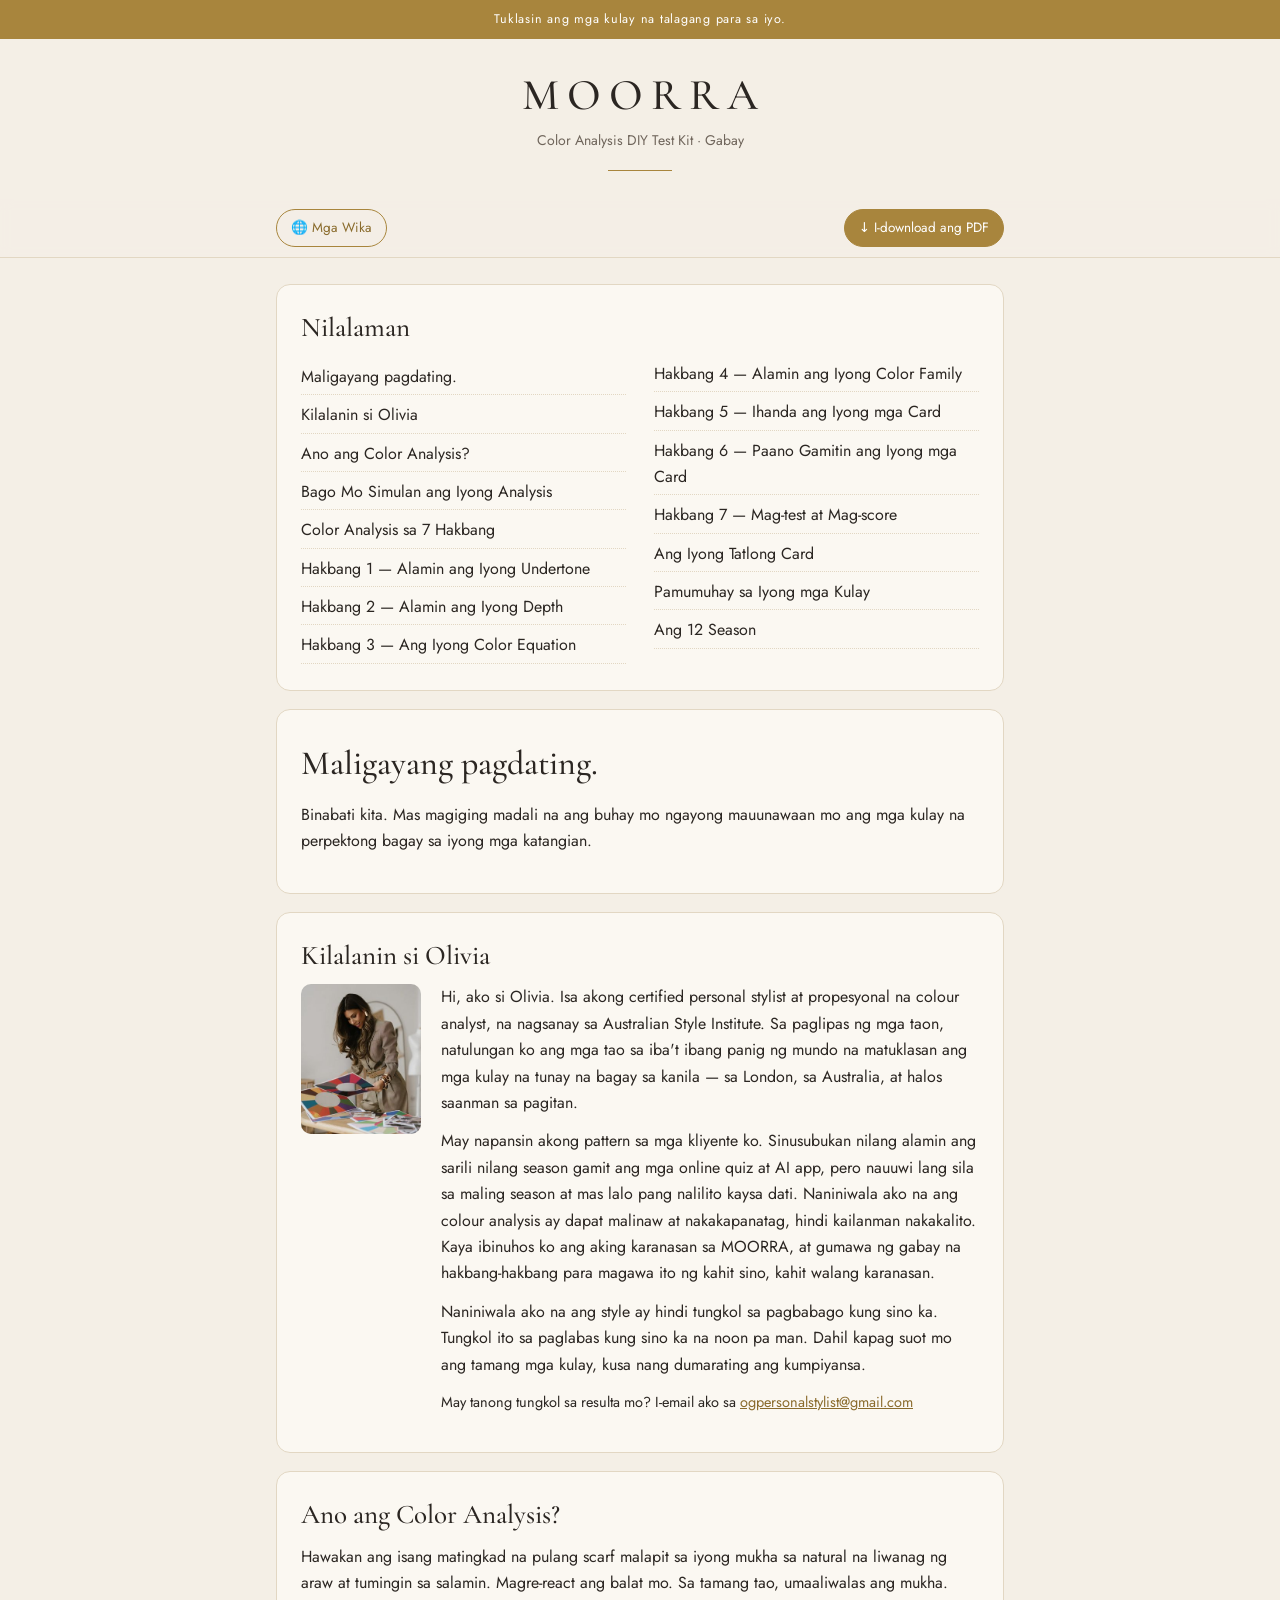
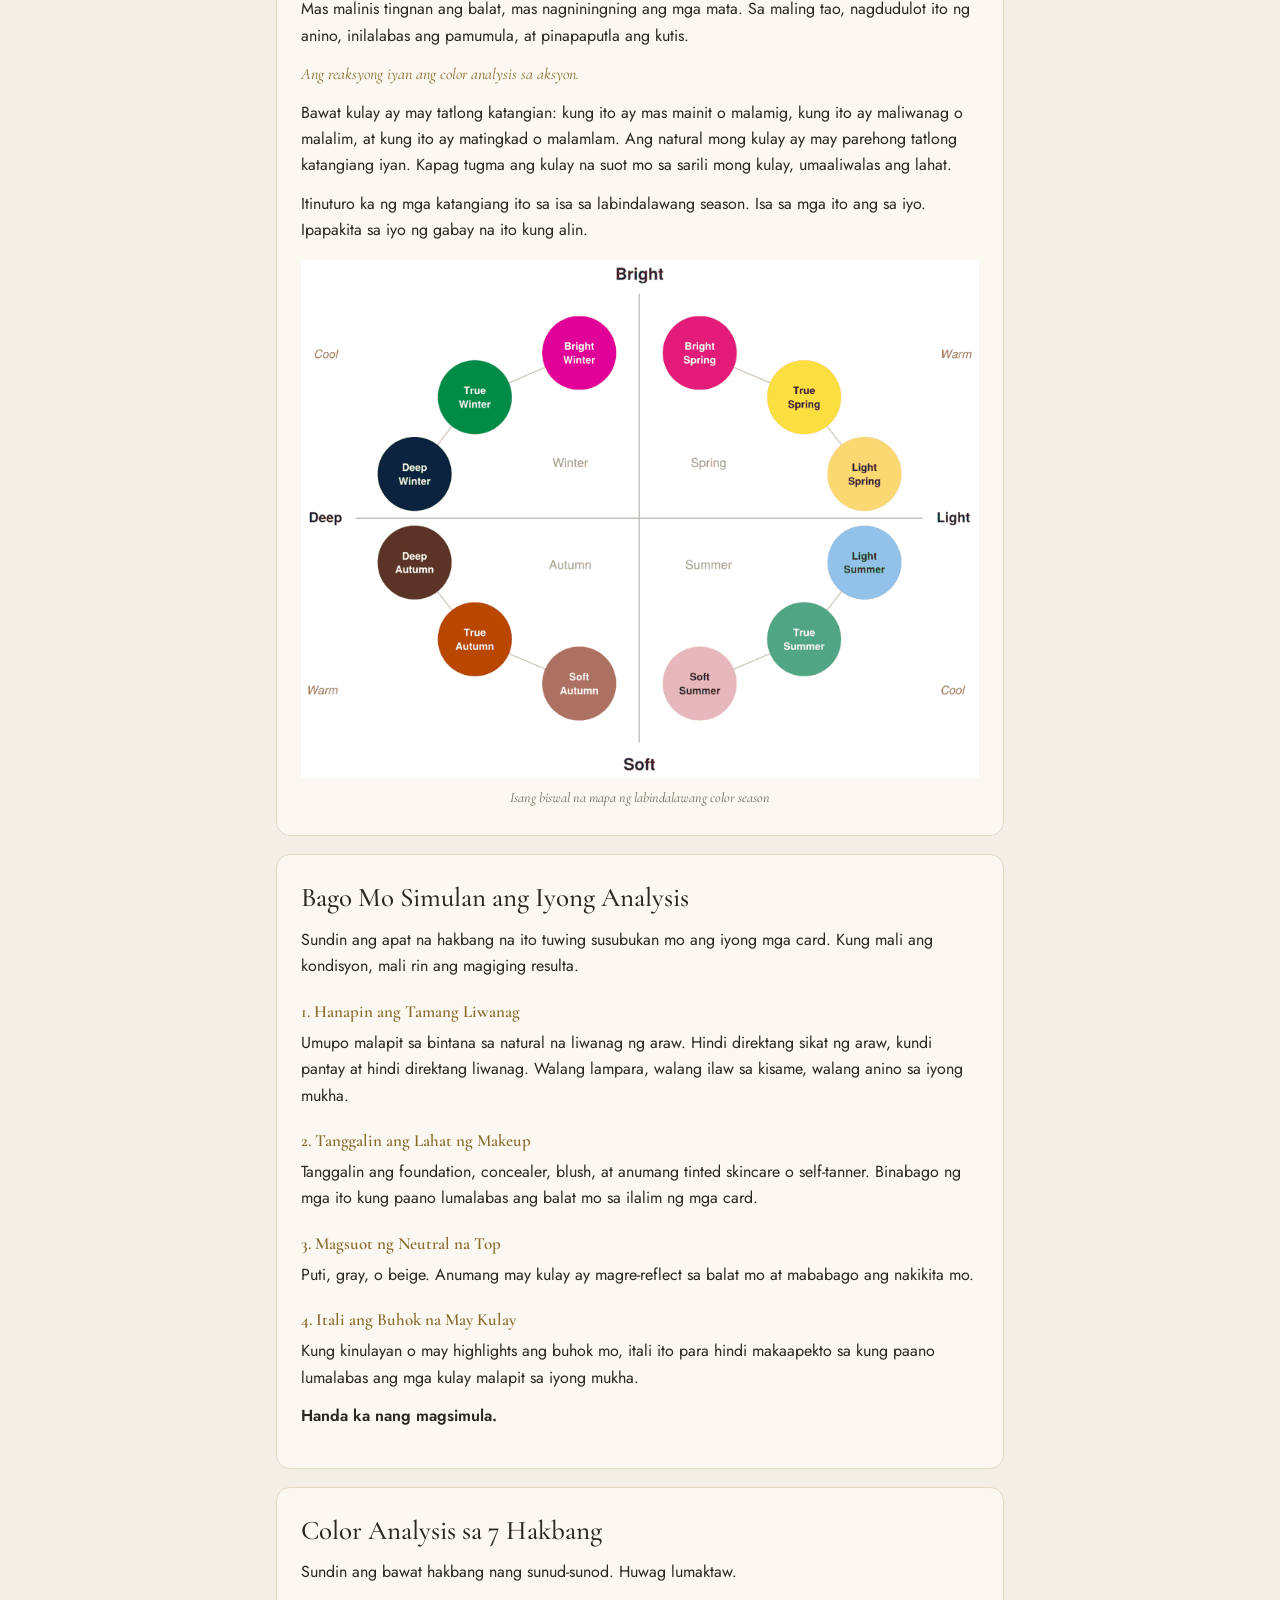
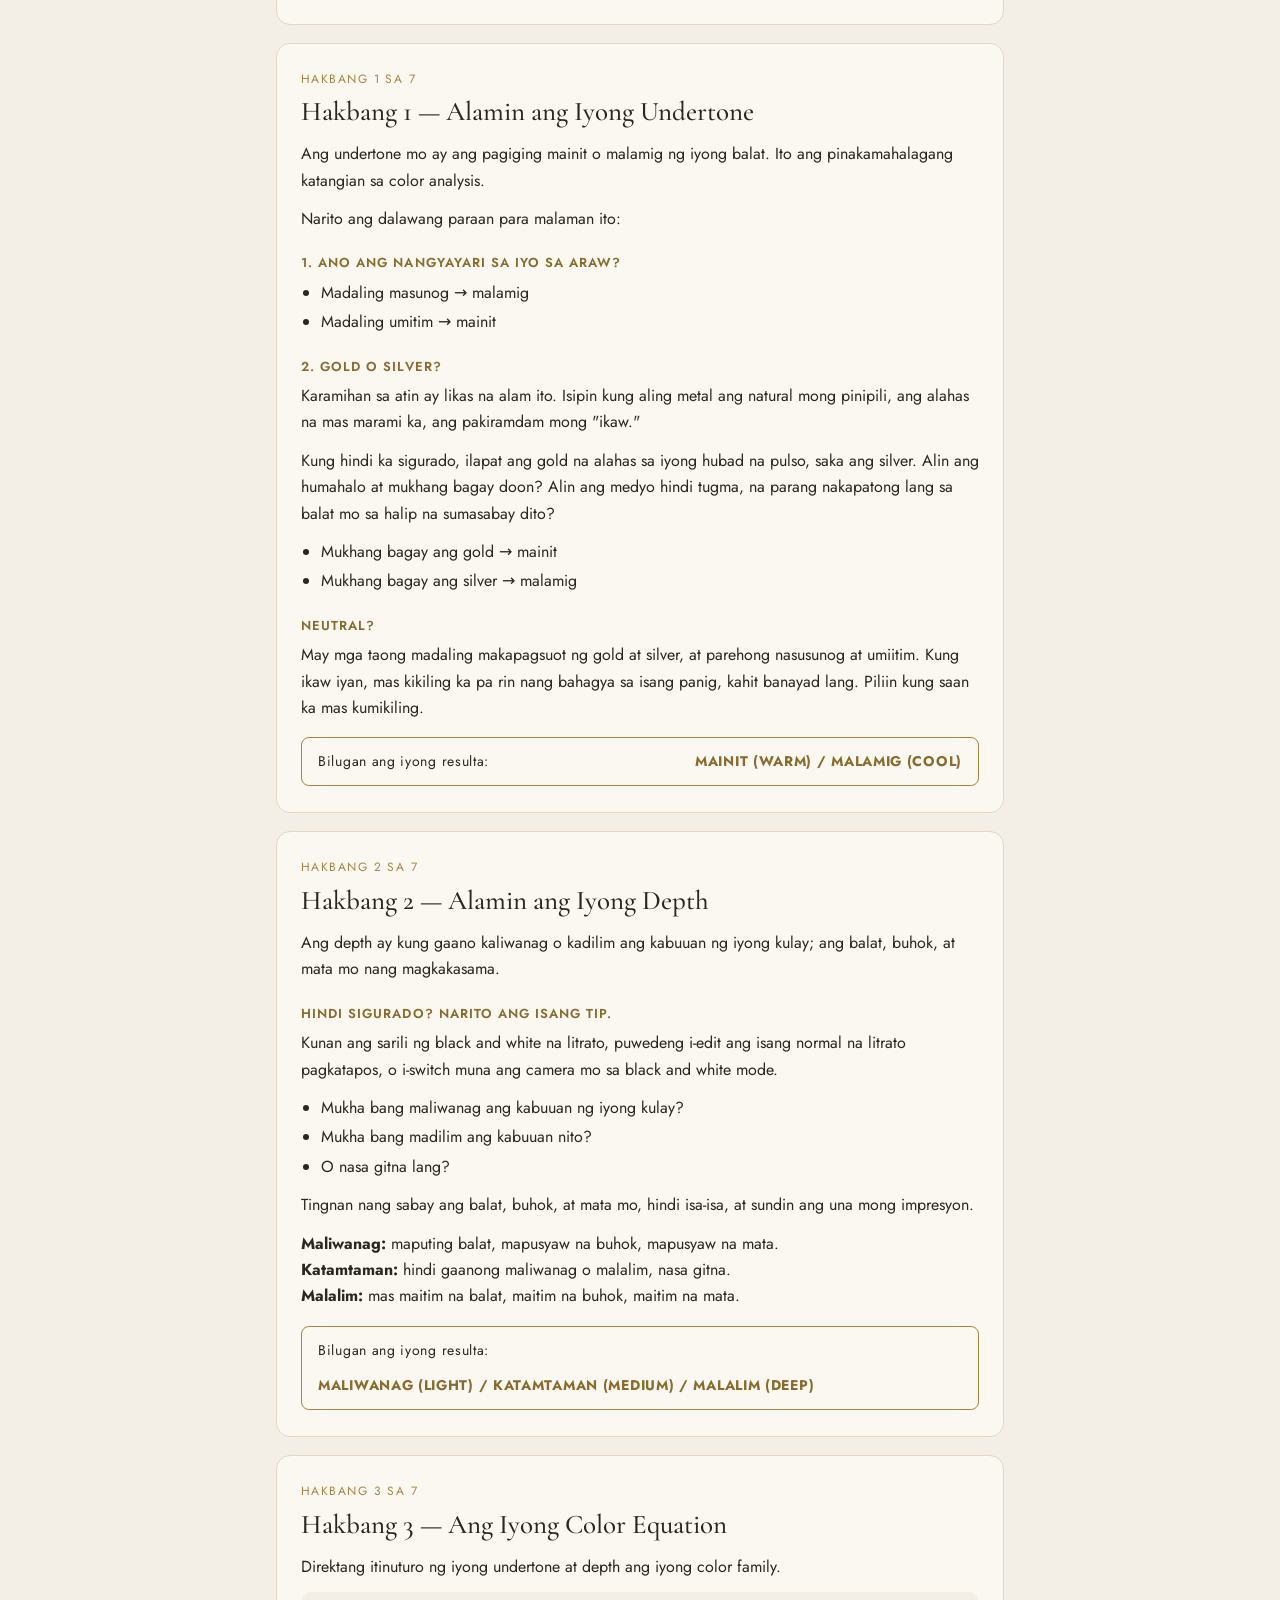
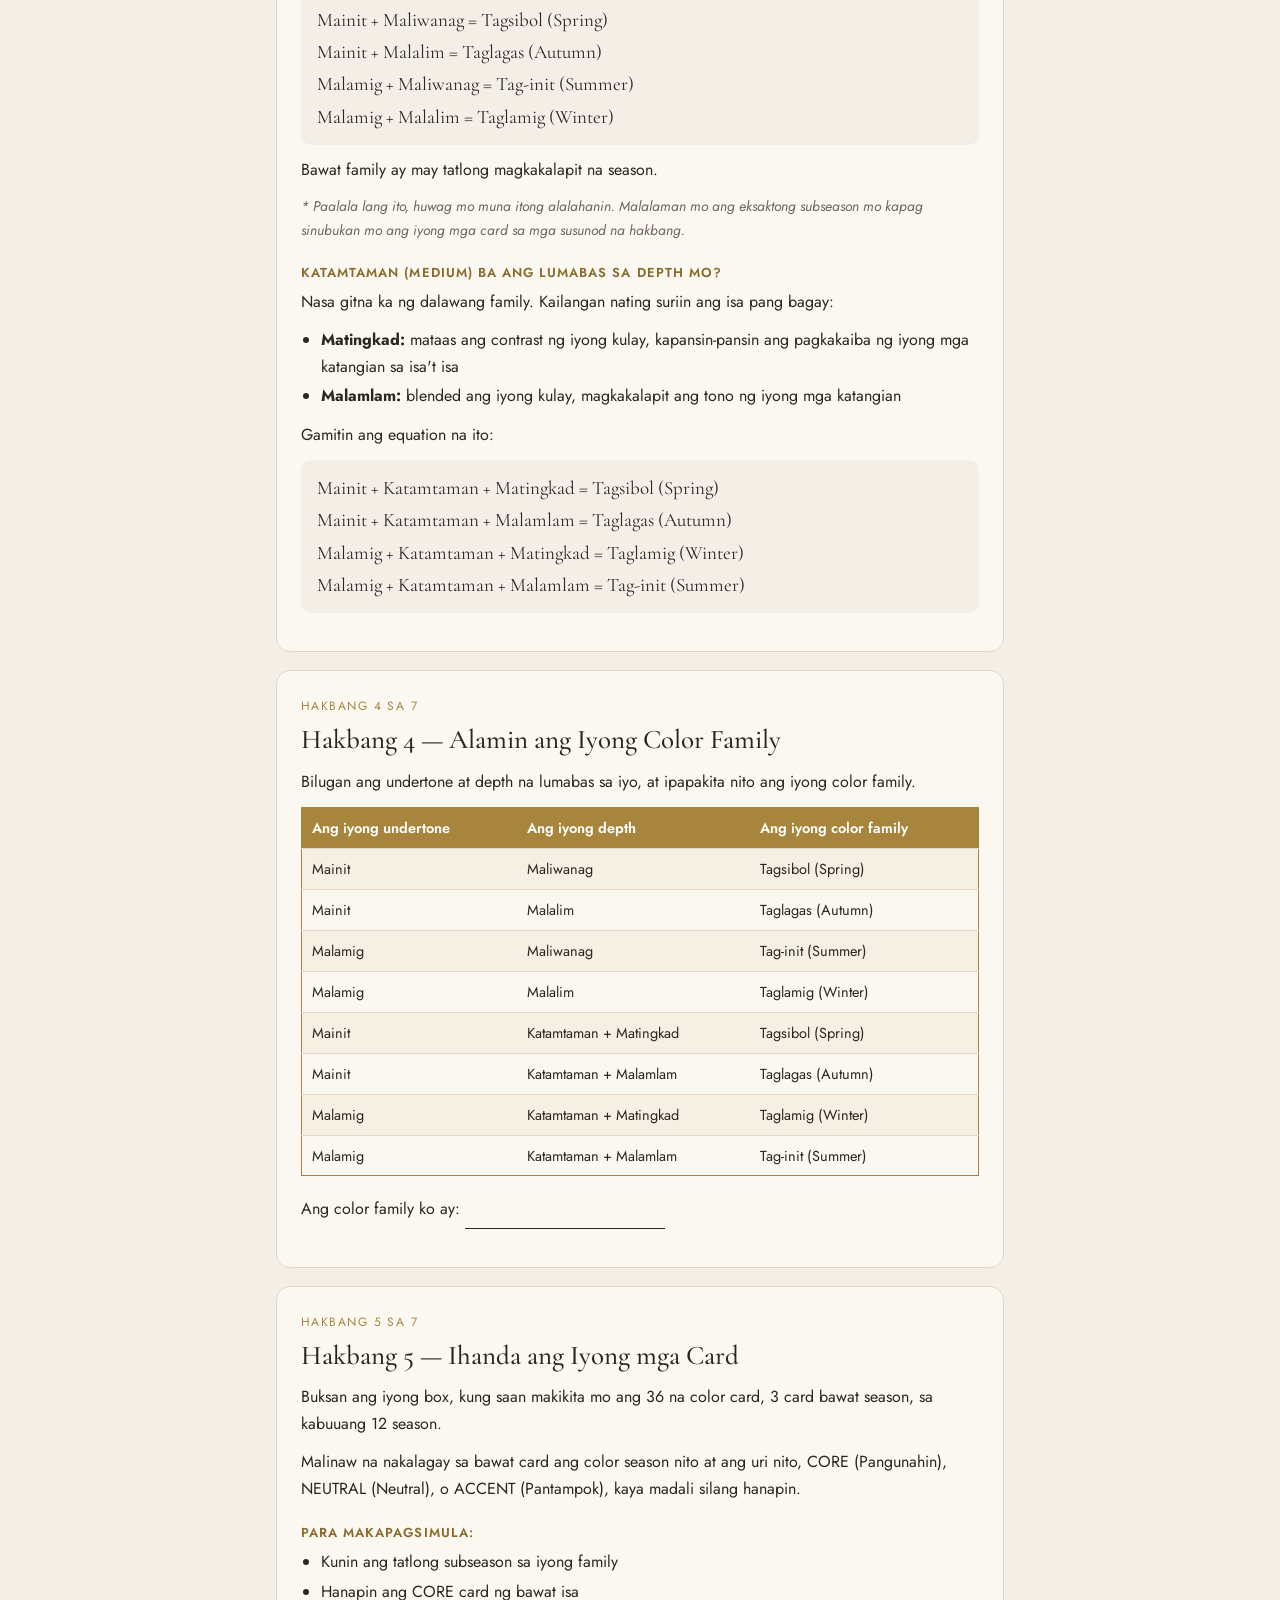
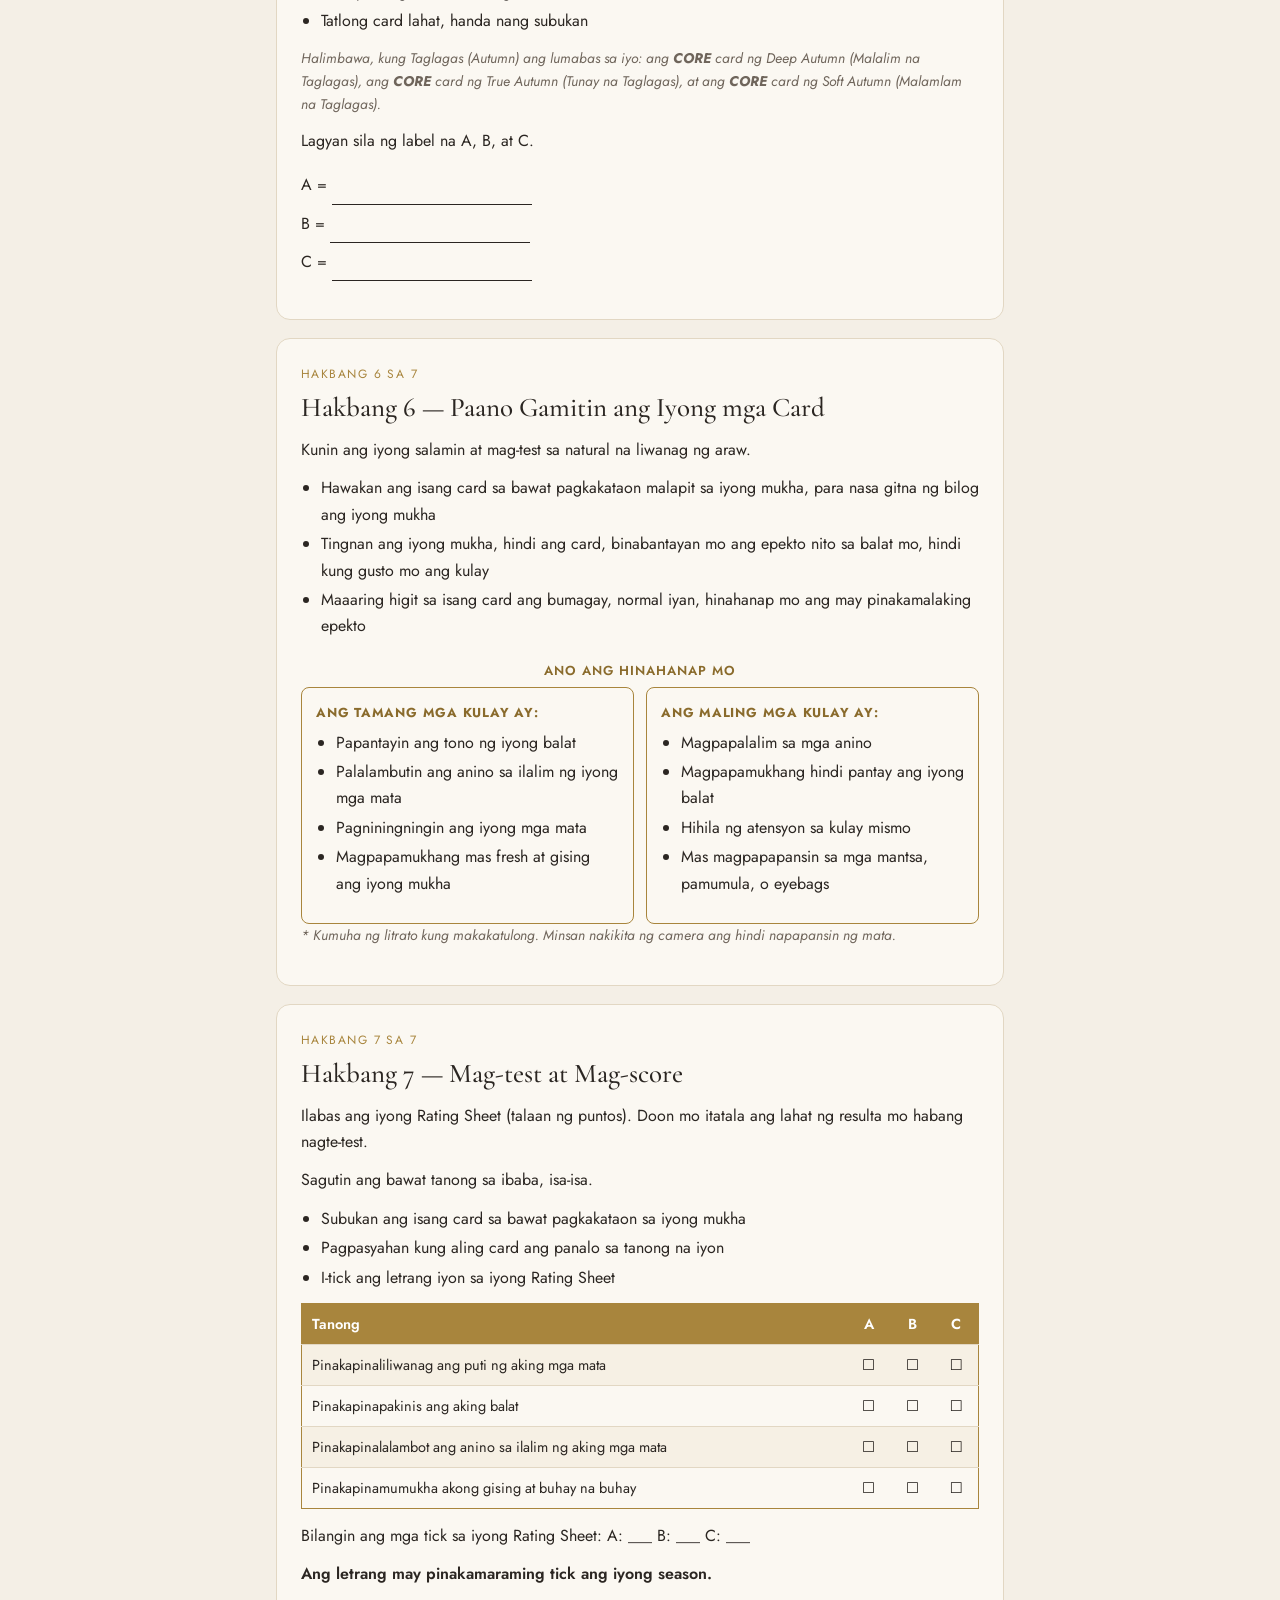
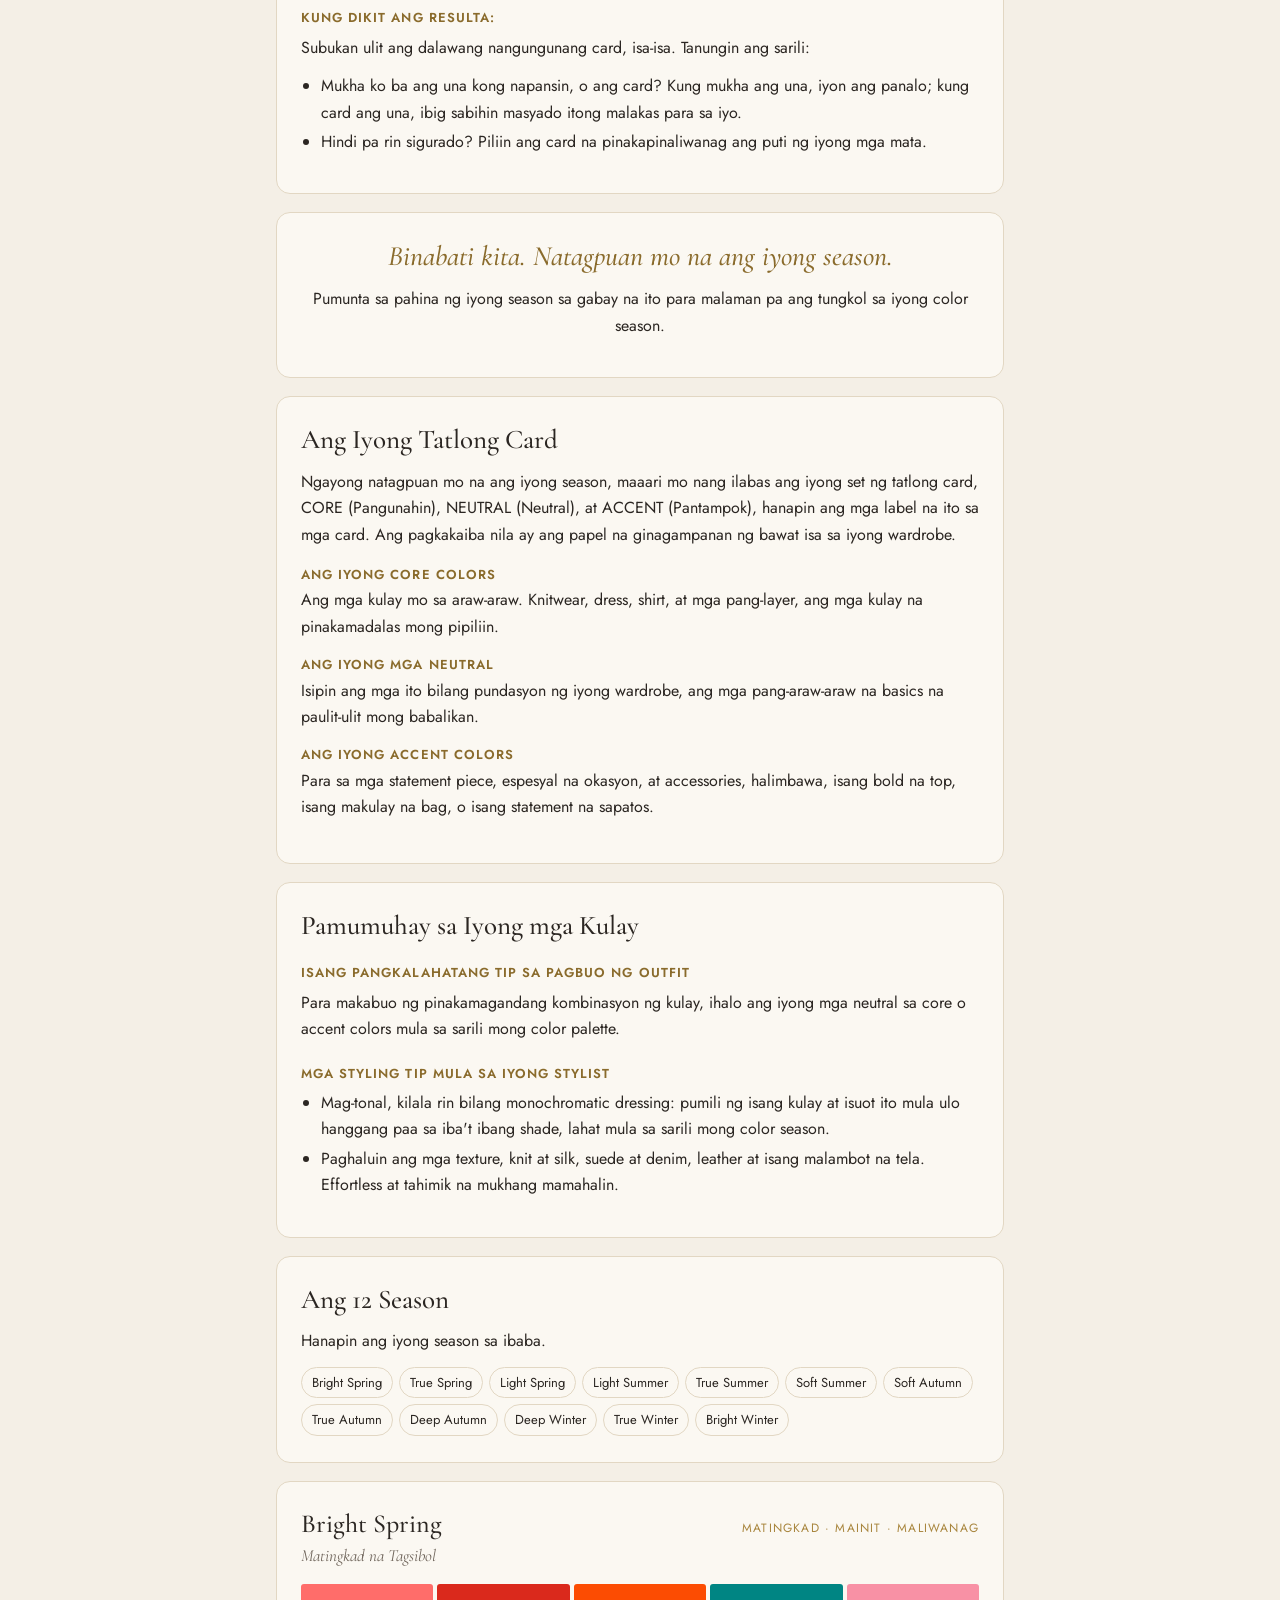
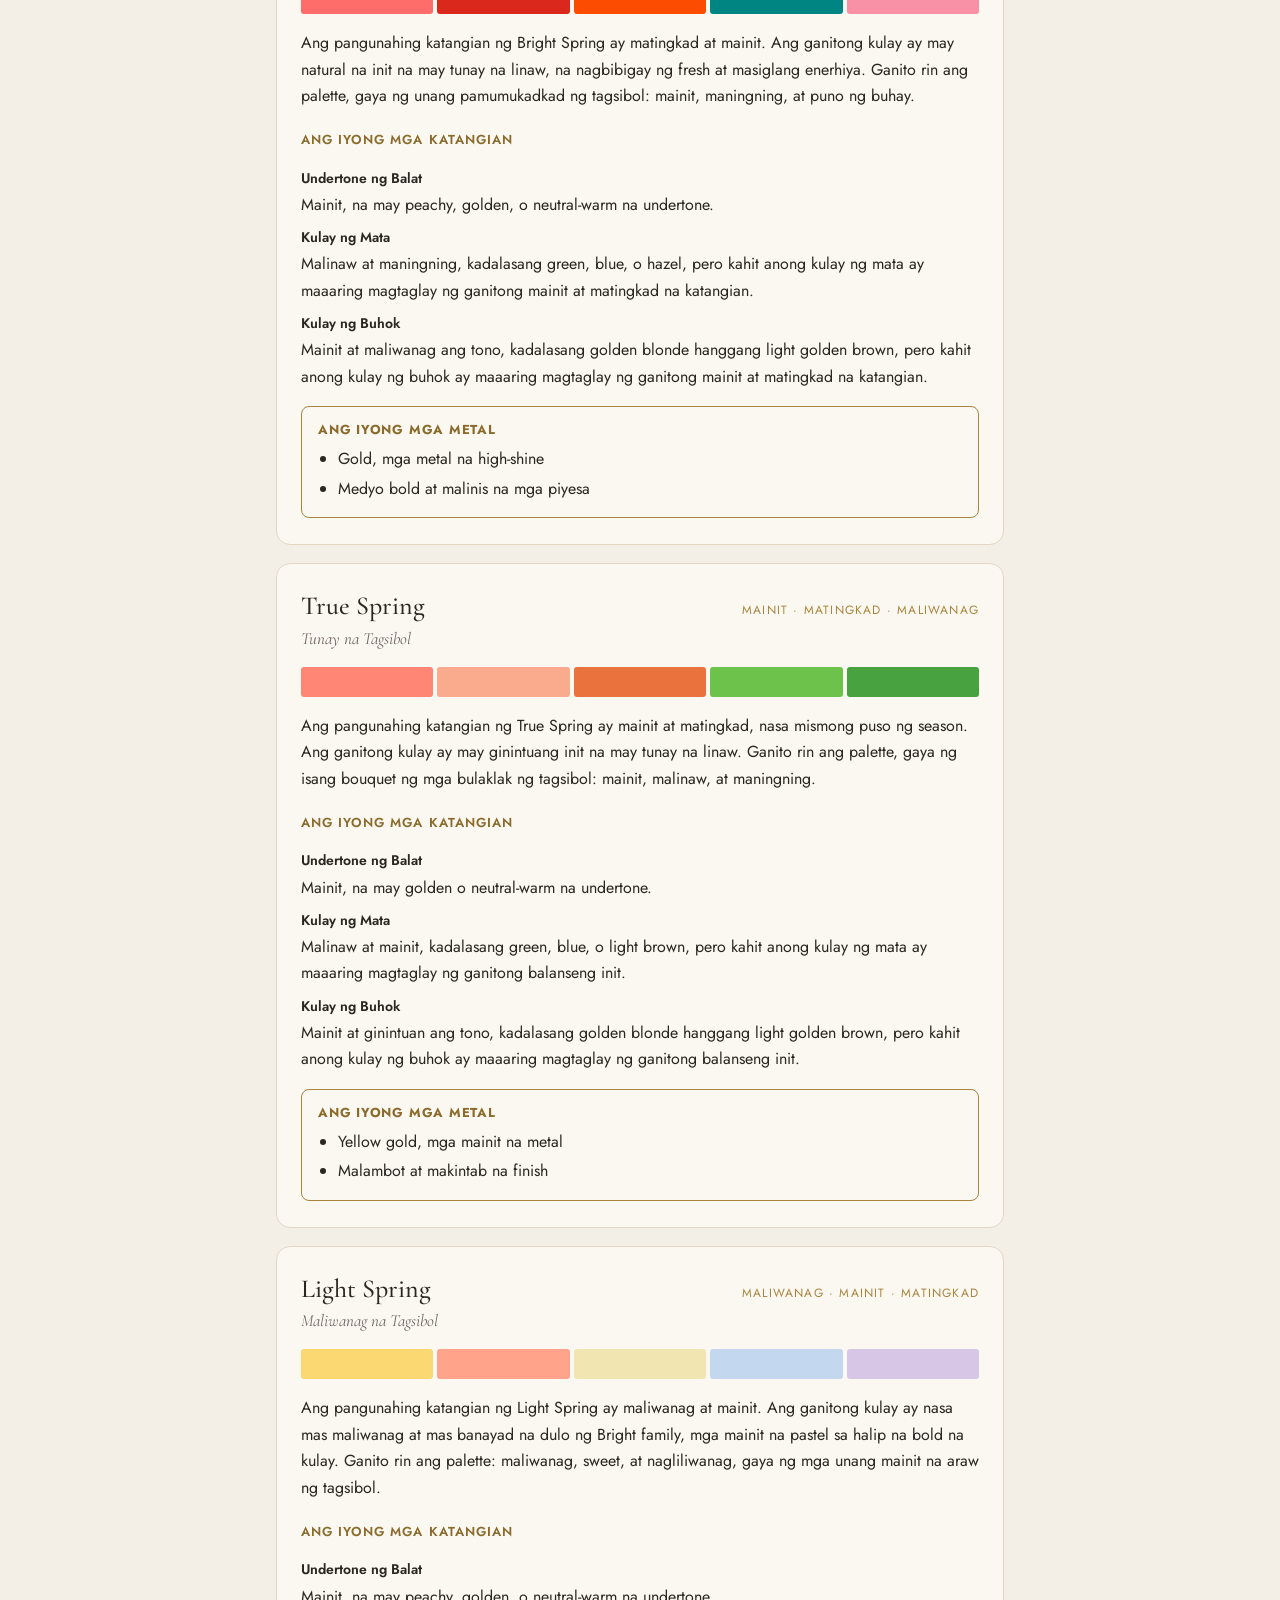
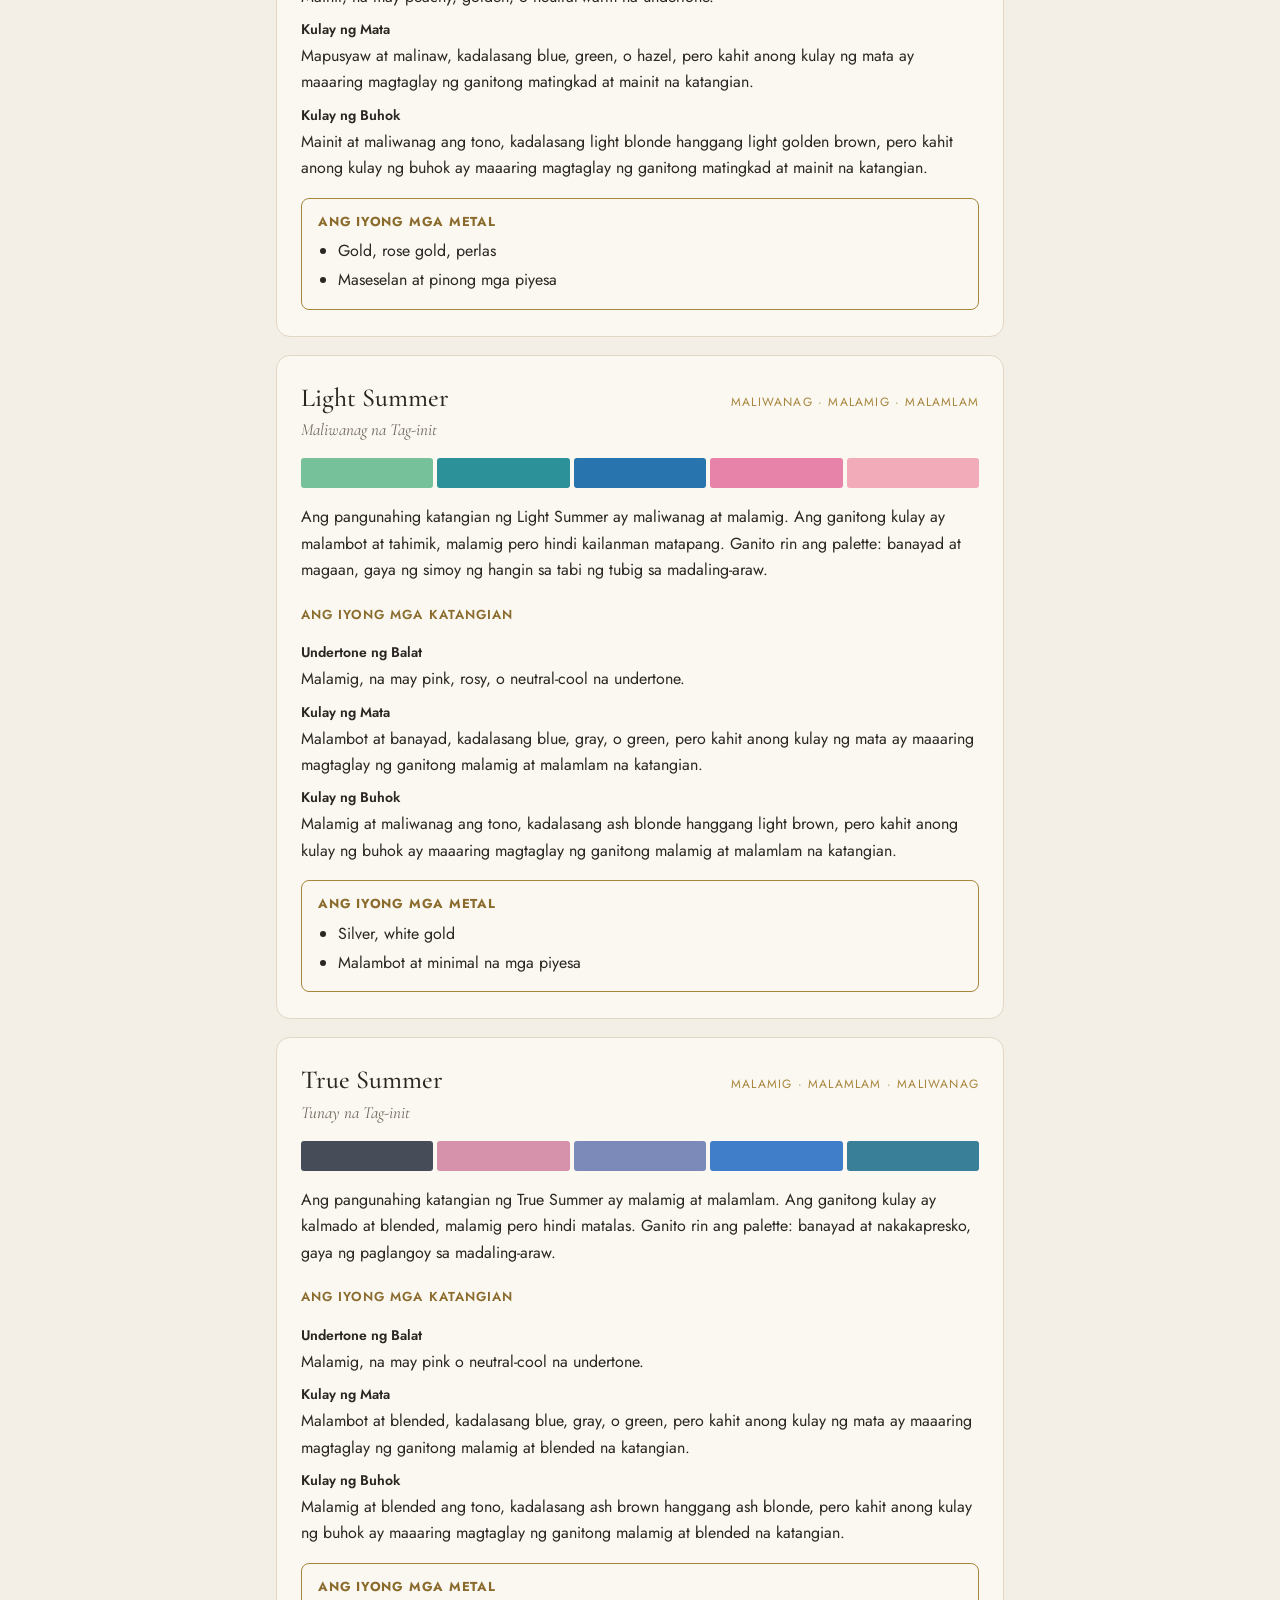
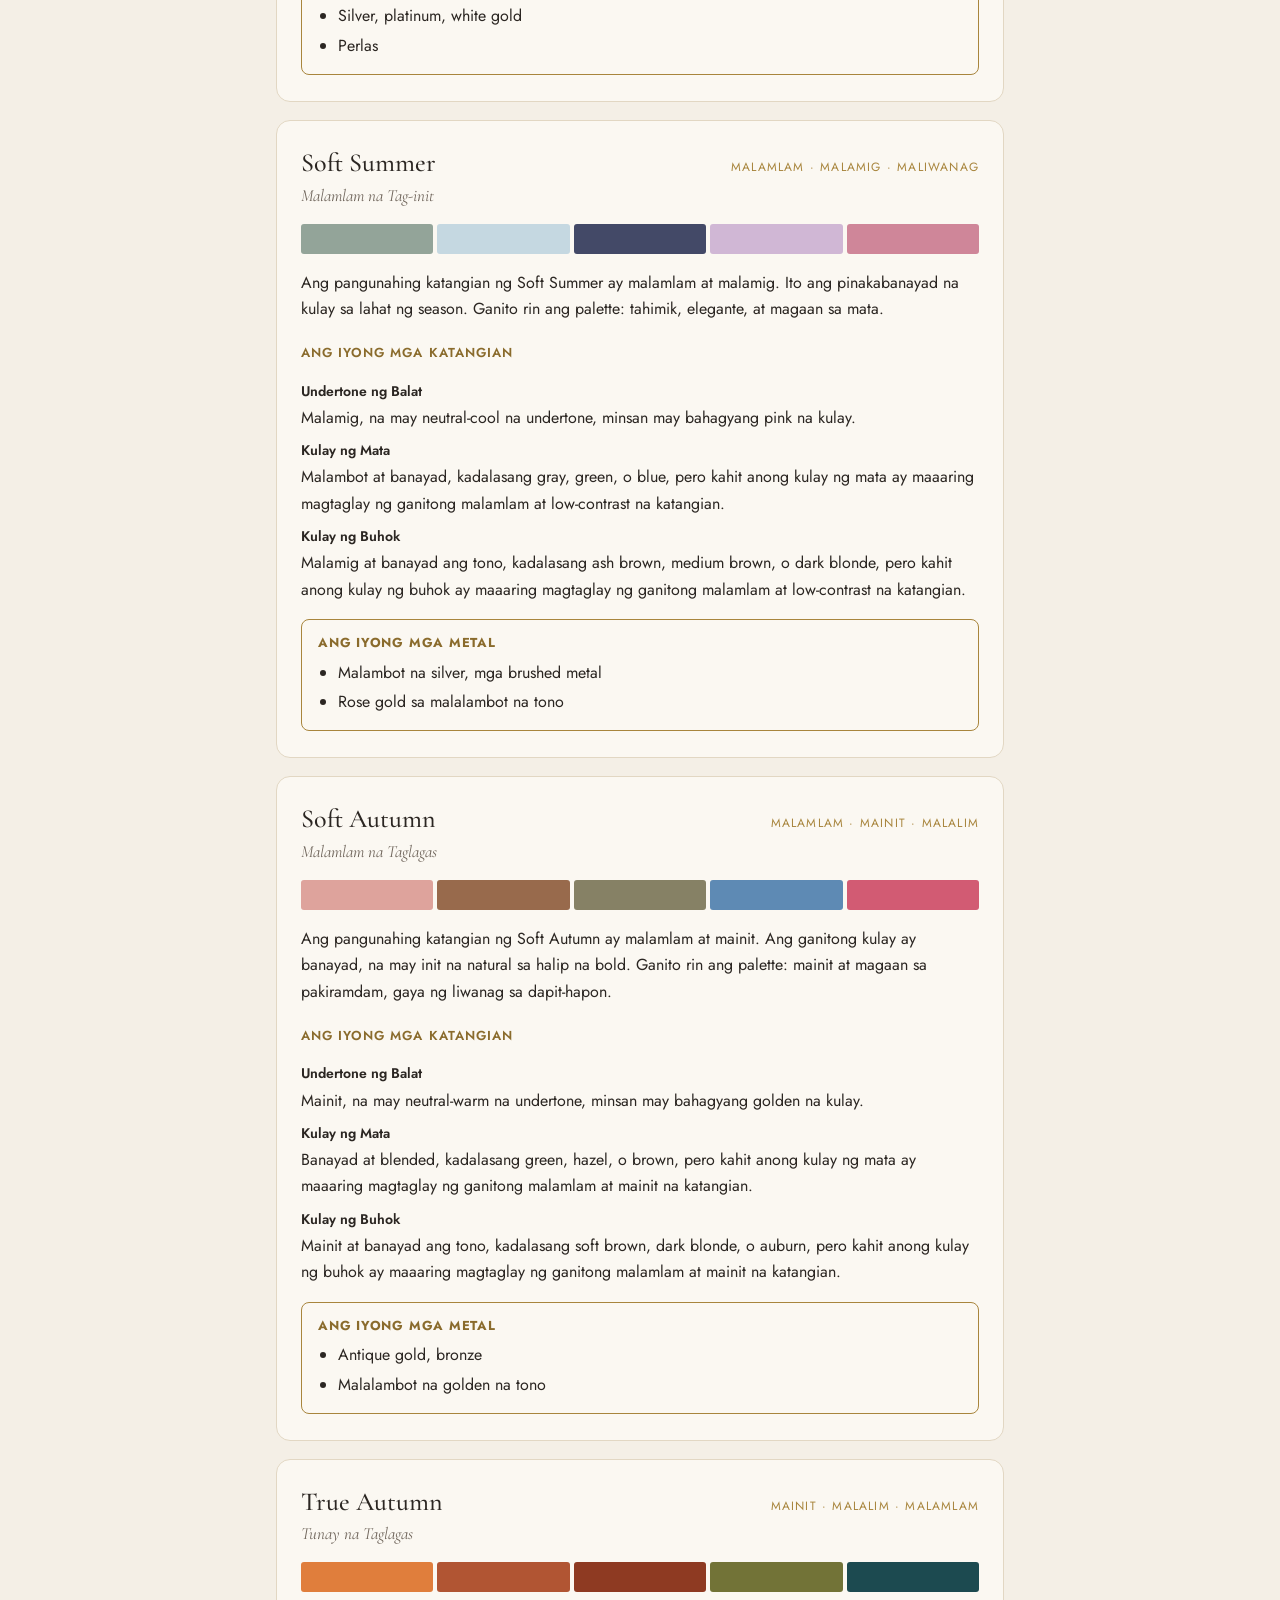
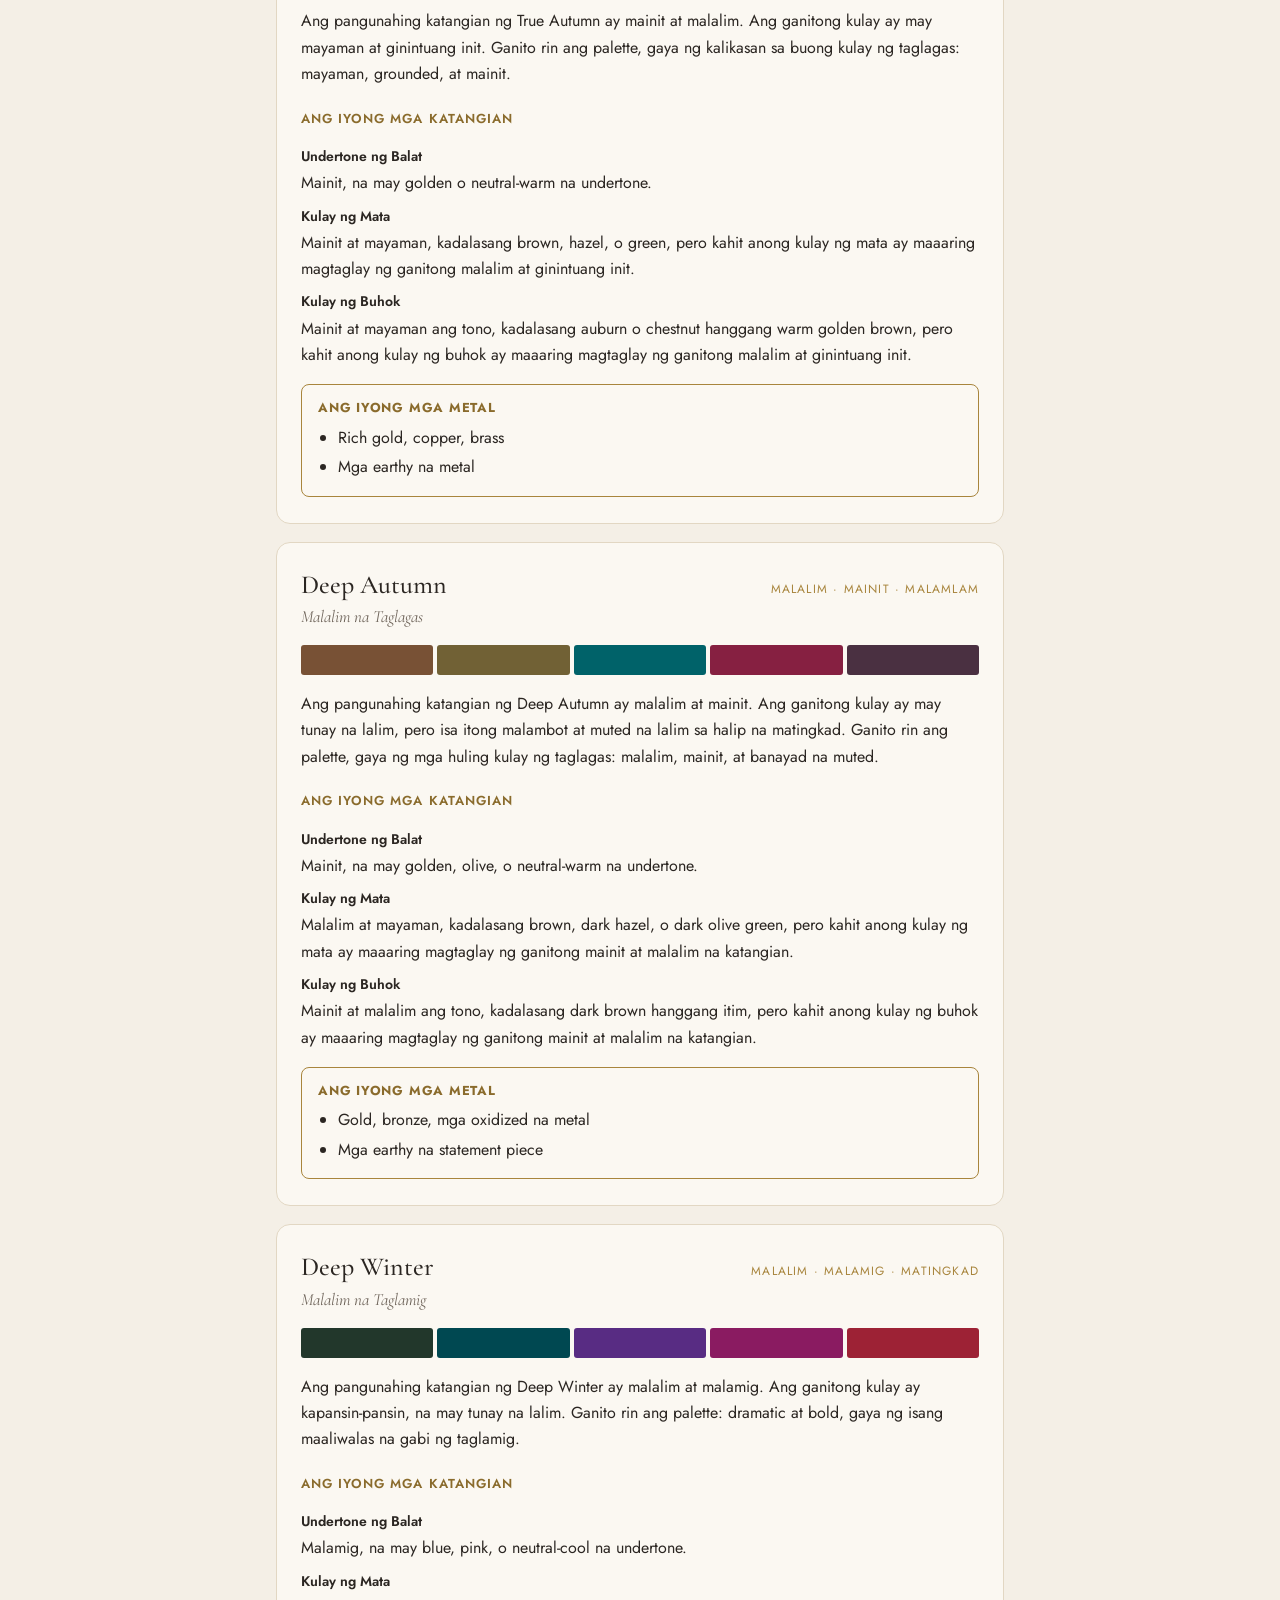
<file: guide/tl.html>
<!doctype html><html lang="tl" dir="ltr"><head><meta charset="utf-8"><meta name="viewport" content="width=device-width,initial-scale=1"><meta name="robots" content="noindex,nofollow"><title>MOORRA Gabay sa Color Analysis</title><link rel="icon" href="data:image/svg+xml,%3Csvg xmlns='http://www.w3.org/2000/svg' viewBox='0 0 32 32'%3E%3Crect width='32' height='32' rx='6' fill='%23a8853d'/%3E%3Ctext x='16' y='22' font-family='Georgia' font-size='18' fill='white' text-anchor='middle'%3EM%3C/text%3E%3C/svg%3E"><link rel="preconnect" href="https://fonts.googleapis.com"><link rel="preconnect" href="https://fonts.gstatic.com" crossorigin><link href="https://fonts.googleapis.com/css2?family=Cormorant+Garamond:ital,wght@0,400;0,500;0,600;1,400&family=Jost:wght@400;500;600&display=swap" rel="stylesheet"><link rel="stylesheet" href="style.css"><style>:root{--serif:'Cormorant Garamond',Georgia,'Times New Roman',serif;--body:'Jost',system-ui,-apple-system,'Segoe UI',sans-serif}</style></head>
<body>
<div class="band">Tuklasin ang mga kulay na talagang para sa iyo.</div>
<header class="top"><p class="wm">MOORRA</p><p class="kit">Color Analysis DIY Test Kit · Gabay</p><div class="rule"></div></header>
<div class="bar noprint"><div class="in"><a class="btn" href="./">&#127760; Mga Wika</a><button class="btn solid" onclick="window.print()">&#8595; I-download ang PDF</button></div></div>
<main>
<section class="card toc cover-follow noprint"><h2>Nilalaman</h2><ol><li><a href="#welcome">Maligayang pagdating.</a></li><li><a href="#bio">Kilalanin si Olivia</a></li><li><a href="#what">Ano ang Color Analysis?</a></li><li><a href="#before">Bago Mo Simulan ang Iyong Analysis</a></li><li><a href="#intro7">Color Analysis sa 7 Hakbang</a></li><li><a href="#step1">Hakbang 1 — Alamin ang Iyong Undertone</a></li><li><a href="#step2">Hakbang 2 — Alamin ang Iyong Depth</a></li><li><a href="#step3">Hakbang 3 — Ang Iyong Color Equation</a></li><li><a href="#step4">Hakbang 4 — Alamin ang Iyong Color Family</a></li><li><a href="#step5">Hakbang 5 — Ihanda ang Iyong mga Card</a></li><li><a href="#step6">Hakbang 6 — Paano Gamitin ang Iyong mga Card</a></li><li><a href="#step7">Hakbang 7 — Mag-test at Mag-score</a></li><li><a href="#three">Ang Iyong Tatlong Card</a></li><li><a href="#living">Pamumuhay sa Iyong mga Kulay</a></li><li><a href="#seasons_intro">Ang 12 Season</a></li></ol></section>
<section class="card" id="welcome"><h1>Maligayang pagdating.</h1><p>Binabati kita. Mas magiging madali na ang buhay mo ngayong mauunawaan mo ang mga kulay na perpektong bagay sa iyong mga katangian.</p>
</section>
<section class="card" id="bio"><h2>Kilalanin si Olivia</h2><div class="bio"><img src="olivia.jpg" alt="Olivia" width="120" height="150"><div><p>Hi, ako si Olivia. Isa akong certified personal stylist at propesyonal na colour analyst, na nagsanay sa Australian Style Institute. Sa paglipas ng mga taon, natulungan ko ang mga tao sa iba't ibang panig ng mundo na matuklasan ang mga kulay na tunay na bagay sa kanila — sa London, sa Australia, at halos saanman sa pagitan.</p><p>May napansin akong pattern sa mga kliyente ko. Sinusubukan nilang alamin ang sarili nilang season gamit ang mga online quiz at AI app, pero nauuwi lang sila sa maling season at mas lalo pang nalilito kaysa dati. Naniniwala ako na ang colour analysis ay dapat malinaw at nakakapanatag, hindi kailanman nakakalito. Kaya ibinuhos ko ang aking karanasan sa MOORRA, at gumawa ng gabay na hakbang-hakbang para magawa ito ng kahit sino, kahit walang karanasan.</p><p>Naniniwala ako na ang style ay hindi tungkol sa pagbabago kung sino ka. Tungkol ito sa paglabas kung sino ka na noon pa man. Dahil kapag suot mo ang tamang mga kulay, kusa nang dumarating ang kumpiyansa.</p><p class="contact">May tanong tungkol sa resulta mo? I-email ako sa <a href="mailto:ogpersonalstylist@gmail.com">ogpersonalstylist@gmail.com</a></p></div></div>
</section>
<section class="card" id="what"><h2>Ano ang Color Analysis?</h2><p>Hawakan ang isang matingkad na pulang scarf malapit sa iyong mukha sa natural na liwanag ng araw at tumingin sa salamin. Magre-react ang balat mo. Sa tamang tao, umaaliwalas ang mukha. Mas malinis tingnan ang balat, mas nagniningning ang mga mata. Sa maling tao, nagdudulot ito ng anino, inilalabas ang pamumula, at pinapaputla ang kutis.</p><p class="em">Ang reaksyong iyan ang color analysis sa aksyon.</p><p>Bawat kulay ay may tatlong katangian: kung ito ay mas mainit o malamig, kung ito ay maliwanag o malalim, at kung ito ay matingkad o malamlam. Ang natural mong kulay ay may parehong tatlong katangiang iyan. Kapag tugma ang kulay na suot mo sa sarili mong kulay, umaaliwalas ang lahat.</p><p>Itinuturo ka ng mga katangiang ito sa isa sa labindalawang season. Isa sa mga ito ang sa iyo. Ipapakita sa iyo ng gabay na ito kung alin.</p><figure><img src="wheel.png" width="900" height="688" loading="lazy" alt="Mapa ng labindalawang color season"><figcaption>Isang biswal na mapa ng labindalawang color season</figcaption></figure>
</section>
<section class="card" id="before"><h2>Bago Mo Simulan ang Iyong Analysis</h2><p>Sundin ang apat na hakbang na ito tuwing susubukan mo ang iyong mga card. Kung mali ang kondisyon, mali rin ang magiging resulta.</p><h3>1. Hanapin ang Tamang Liwanag</h3><p>Umupo malapit sa bintana sa natural na liwanag ng araw. Hindi direktang sikat ng araw, kundi pantay at hindi direktang liwanag. Walang lampara, walang ilaw sa kisame, walang anino sa iyong mukha.</p><h3>2. Tanggalin ang Lahat ng Makeup</h3><p>Tanggalin ang foundation, concealer, blush, at anumang tinted skincare o self-tanner. Binabago ng mga ito kung paano lumalabas ang balat mo sa ilalim ng mga card.</p><h3>3. Magsuot ng Neutral na Top</h3><p>Puti, gray, o beige. Anumang may kulay ay magre-reflect sa balat mo at mababago ang nakikita mo.</p><h3>4. Itali ang Buhok na May Kulay</h3><p>Kung kinulayan o may highlights ang buhok mo, itali ito para hindi makaapekto sa kung paano lumalabas ang mga kulay malapit sa iyong mukha.</p><p class="strong">Handa ka nang magsimula.</p>
</section>
<section class="card" id="intro7"><h2>Color Analysis sa 7 Hakbang</h2><p>Sundin ang bawat hakbang nang sunud-sunod. Huwag lumaktaw.</p>
</section>
<section class="card" id="step1"><p class="kicker">Hakbang 1 sa 7</p><h2>Hakbang 1 — Alamin ang Iyong Undertone</h2><p>Ang undertone mo ay ang pagiging mainit o malamig ng iyong balat. Ito ang pinakamahalagang katangian sa color analysis.</p><p>Narito ang dalawang paraan para malaman ito:</p><h4>1. Ano ang nangyayari sa iyo sa araw?</h4><ul><li>Madaling masunog → malamig</li><li>Madaling umitim → mainit</li></ul><h4>2. Gold o silver?</h4><p>Karamihan sa atin ay likas na alam ito. Isipin kung aling metal ang natural mong pinipili, ang alahas na mas marami ka, ang pakiramdam mong "ikaw."</p><p>Kung hindi ka sigurado, ilapat ang gold na alahas sa iyong hubad na pulso, saka ang silver. Alin ang humahalo at mukhang bagay doon? Alin ang medyo hindi tugma, na parang nakapatong lang sa balat mo sa halip na sumasabay dito?</p><ul><li>Mukhang bagay ang gold → mainit</li><li>Mukhang bagay ang silver → malamig</li></ul><h4>Neutral?</h4><p>May mga taong madaling makapagsuot ng gold at silver, at parehong nasusunog at umiitim. Kung ikaw iyan, mas kikiling ka pa rin nang bahagya sa isang panig, kahit banayad lang. Piliin kung saan ka mas kumikiling.</p><div class="result"><span>Bilugan ang iyong resulta:</span><b>MAINIT (WARM) / MALAMIG (COOL)</b></div>
</section>
<section class="card" id="step2"><p class="kicker">Hakbang 2 sa 7</p><h2>Hakbang 2 — Alamin ang Iyong Depth</h2><p>Ang depth ay kung gaano kaliwanag o kadilim ang kabuuan ng iyong kulay; ang balat, buhok, at mata mo nang magkakasama.</p><h4>Hindi sigurado? Narito ang isang tip.</h4><p>Kunan ang sarili ng black and white na litrato, puwedeng i-edit ang isang normal na litrato pagkatapos, o i-switch muna ang camera mo sa black and white mode.</p><ul><li>Mukha bang maliwanag ang kabuuan ng iyong kulay?</li><li>Mukha bang madilim ang kabuuan nito?</li><li>O nasa gitna lang?</li></ul><p>Tingnan nang sabay ang balat, buhok, at mata mo, hindi isa-isa, at sundin ang una mong impresyon.</p><p><b>Maliwanag:</b> maputing balat, mapusyaw na buhok, mapusyaw na mata.<br><b>Katamtaman:</b> hindi gaanong maliwanag o malalim, nasa gitna.<br><b>Malalim:</b> mas maitim na balat, maitim na buhok, maitim na mata.</p><div class="result"><span>Bilugan ang iyong resulta:</span><b>MALIWANAG (LIGHT) / KATAMTAMAN (MEDIUM) / MALALIM (DEEP)</b></div>
</section>
<section class="card" id="step3"><p class="kicker">Hakbang 3 sa 7</p><h2>Hakbang 3 — Ang Iyong Color Equation</h2><p>Direktang itinuturo ng iyong undertone at depth ang iyong color family.</p><p class="eq">Mainit + Maliwanag = Tagsibol (Spring)<br>Mainit + Malalim = Taglagas (Autumn)<br>Malamig + Maliwanag = Tag-init (Summer)<br>Malamig + Malalim = Taglamig (Winter)</p><p>Bawat family ay may tatlong magkakalapit na season.</p><p class="note">* Paalala lang ito, huwag mo muna itong alalahanin. Malalaman mo ang eksaktong subseason mo kapag sinubukan mo ang iyong mga card sa mga susunod na hakbang.</p><h4>Katamtaman (medium) ba ang lumabas sa depth mo?</h4><p>Nasa gitna ka ng dalawang family. Kailangan nating suriin ang isa pang bagay:</p><ul><li><b>Matingkad:</b> mataas ang contrast ng iyong kulay, kapansin-pansin ang pagkakaiba ng iyong mga katangian sa isa't isa</li><li><b>Malamlam:</b> blended ang iyong kulay, magkakalapit ang tono ng iyong mga katangian</li></ul><p>Gamitin ang equation na ito:</p><p class="eq">Mainit + Katamtaman + Matingkad = Tagsibol (Spring)<br>Mainit + Katamtaman + Malamlam = Taglagas (Autumn)<br>Malamig + Katamtaman + Matingkad = Taglamig (Winter)<br>Malamig + Katamtaman + Malamlam = Tag-init (Summer)</p>
</section>
<section class="card" id="step4"><p class="kicker">Hakbang 4 sa 7</p><h2>Hakbang 4 — Alamin ang Iyong Color Family</h2><p>Bilugan ang undertone at depth na lumabas sa iyo, at ipapakita nito ang iyong color family.</p><table><thead><tr><th>Ang iyong undertone</th><th>Ang iyong depth</th><th>Ang iyong color family</th></tr></thead><tbody><tr><td>Mainit</td><td>Maliwanag</td><td>Tagsibol (Spring)</td></tr><tr><td>Mainit</td><td>Malalim</td><td>Taglagas (Autumn)</td></tr><tr><td>Malamig</td><td>Maliwanag</td><td>Tag-init (Summer)</td></tr><tr><td>Malamig</td><td>Malalim</td><td>Taglamig (Winter)</td></tr><tr><td>Mainit</td><td>Katamtaman + Matingkad</td><td>Tagsibol (Spring)</td></tr><tr><td>Mainit</td><td>Katamtaman + Malamlam</td><td>Taglagas (Autumn)</td></tr><tr><td>Malamig</td><td>Katamtaman + Matingkad</td><td>Taglamig (Winter)</td></tr><tr><td>Malamig</td><td>Katamtaman + Malamlam</td><td>Tag-init (Summer)</td></tr></tbody></table><p class="fill">Ang color family ko ay: <span class="line"></span></p>
</section>
<section class="card" id="step5"><p class="kicker">Hakbang 5 sa 7</p><h2>Hakbang 5 — Ihanda ang Iyong mga Card</h2><p>Buksan ang iyong box, kung saan makikita mo ang 36 na color card, 3 card bawat season, sa kabuuang 12 season.</p><p>Malinaw na nakalagay sa bawat card ang color season nito at ang uri nito, CORE (Pangunahin), NEUTRAL (Neutral), o ACCENT (Pantampok), kaya madali silang hanapin.</p><h4>Para makapagsimula:</h4><ul><li>Kunin ang tatlong subseason sa iyong family</li><li>Hanapin ang CORE card ng bawat isa</li><li>Tatlong card lahat, handa nang subukan</li></ul><p class="note">Halimbawa, kung Taglagas (Autumn) ang lumabas sa iyo: ang <b>CORE</b> card ng Deep Autumn (Malalim na Taglagas), ang <b>CORE</b> card ng True Autumn (Tunay na Taglagas), at ang <b>CORE</b> card ng Soft Autumn (Malamlam na Taglagas).</p><p>Lagyan sila ng label na A, B, at C.</p><p class="fill">A = <span class="line"></span><br>B = <span class="line"></span><br>C = <span class="line"></span></p>
</section>
<section class="card" id="step6"><p class="kicker">Hakbang 6 sa 7</p><h2>Hakbang 6 — Paano Gamitin ang Iyong mga Card</h2><p>Kunin ang iyong salamin at mag-test sa natural na liwanag ng araw.</p><ul><li>Hawakan ang isang card sa bawat pagkakataon malapit sa iyong mukha, para nasa gitna ng bilog ang iyong mukha</li><li>Tingnan ang iyong mukha, hindi ang card, binabantayan mo ang epekto nito sa balat mo, hindi kung gusto mo ang kulay</li><li>Maaaring higit sa isang card ang bumagay, normal iyan, hinahanap mo ang may pinakamalaking epekto</li></ul><h4 class="center">Ano ang hinahanap mo</h4><div class="two"><div class="box"><h5>Ang tamang mga kulay ay:</h5><ul><li>Papantayin ang tono ng iyong balat</li><li>Palalambutin ang anino sa ilalim ng iyong mga mata</li><li>Pagniningningin ang iyong mga mata</li><li>Magpapamukhang mas fresh at gising ang iyong mukha</li></ul></div><div class="box"><h5>Ang maling mga kulay ay:</h5><ul><li>Magpapalalim sa mga anino</li><li>Magpapamukhang hindi pantay ang iyong balat</li><li>Hihila ng atensyon sa kulay mismo</li><li>Mas magpapapansin sa mga mantsa, pamumula, o eyebags</li></ul></div></div><p class="note">* Kumuha ng litrato kung makakatulong. Minsan nakikita ng camera ang hindi napapansin ng mata.</p>
</section>
<section class="card" id="step7"><p class="kicker">Hakbang 7 sa 7</p><h2>Hakbang 7 — Mag-test at Mag-score</h2><p>Ilabas ang iyong Rating Sheet (talaan ng puntos). Doon mo itatala ang lahat ng resulta mo habang nagte-test.</p><p>Sagutin ang bawat tanong sa ibaba, isa-isa.</p><ul><li>Subukan ang isang card sa bawat pagkakataon sa iyong mukha</li><li>Pagpasyahan kung aling card ang panalo sa tanong na iyon</li><li>I-tick ang letrang iyon sa iyong Rating Sheet</li></ul><table class="score"><thead><tr><th>Tanong</th><th>A</th><th>B</th><th>C</th></tr></thead><tbody><tr><td>Pinakapinaliliwanag ang puti ng aking mga mata</td><td>☐</td><td>☐</td><td>☐</td></tr><tr><td>Pinakapinapakinis ang aking balat</td><td>☐</td><td>☐</td><td>☐</td></tr><tr><td>Pinakapinalalambot ang anino sa ilalim ng aking mga mata</td><td>☐</td><td>☐</td><td>☐</td></tr><tr><td>Pinakapinamumukha akong gising at buhay na buhay</td><td>☐</td><td>☐</td><td>☐</td></tr></tbody></table><p>Bilangin ang mga tick sa iyong Rating Sheet: A: ___ B: ___ C: ___</p><p class="strong">Ang letrang may pinakamaraming tick ang iyong season.</p><h4>Kung dikit ang resulta:</h4><p>Subukan ulit ang dalawang nangungunang card, isa-isa. Tanungin ang sarili:</p><ul><li>Mukha ko ba ang una kong napansin, o ang card? Kung mukha ang una, iyon ang panalo; kung card ang una, ibig sabihin masyado itong malakas para sa iyo.</li><li>Hindi pa rin sigurado? Piliin ang card na pinakapinaliwanag ang puti ng iyong mga mata.</li></ul>
</section>
<section class="card" id="congrats"><h2 class="script">Binabati kita. Natagpuan mo na ang iyong season.</h2><p>Pumunta sa pahina ng iyong season sa gabay na ito para malaman pa ang tungkol sa iyong color season.</p>
</section>
<section class="card" id="three"><h2>Ang Iyong Tatlong Card</h2><p>Ngayong natagpuan mo na ang iyong season, maaari mo nang ilabas ang iyong set ng tatlong card, CORE (Pangunahin), NEUTRAL (Neutral), at ACCENT (Pantampok), hanapin ang mga label na ito sa mga card. Ang pagkakaiba nila ay ang papel na ginagampanan ng bawat isa sa iyong wardrobe.</p><dl><dt>Ang Iyong Core Colors</dt><dd>Ang mga kulay mo sa araw-araw. Knitwear, dress, shirt, at mga pang-layer, ang mga kulay na pinakamadalas mong pipiliin.</dd><dt>Ang Iyong mga Neutral</dt><dd>Isipin ang mga ito bilang pundasyon ng iyong wardrobe, ang mga pang-araw-araw na basics na paulit-ulit mong babalikan.</dd><dt>Ang Iyong Accent Colors</dt><dd>Para sa mga statement piece, espesyal na okasyon, at accessories, halimbawa, isang bold na top, isang makulay na bag, o isang statement na sapatos.</dd></dl>
</section>
<section class="card" id="living"><h2>Pamumuhay sa Iyong mga Kulay</h2><h4>Isang pangkalahatang tip sa pagbuo ng outfit</h4><p>Para makabuo ng pinakamagandang kombinasyon ng kulay, ihalo ang iyong mga neutral sa core o accent colors mula sa sarili mong color palette.</p><h4>Mga styling tip mula sa iyong stylist</h4><ul><li>Mag-tonal, kilala rin bilang monochromatic dressing: pumili ng isang kulay at isuot ito mula ulo hanggang paa sa iba't ibang shade, lahat mula sa sarili mong color season.</li><li>Paghaluin ang mga texture, knit at silk, suede at denim, leather at isang malambot na tela. Effortless at tahimik na mukhang mamahalin.</li></ul>
</section>
<section class="card" id="seasons_intro"><h2>Ang 12 Season</h2><p>Hanapin ang iyong season sa ibaba.</p>
<div class="sgrid-nav noprint"><a href="#s-bright-spring">Bright Spring</a><a href="#s-true-spring">True Spring</a><a href="#s-light-spring">Light Spring</a><a href="#s-light-summer">Light Summer</a><a href="#s-true-summer">True Summer</a><a href="#s-soft-summer">Soft Summer</a><a href="#s-soft-autumn">Soft Autumn</a><a href="#s-true-autumn">True Autumn</a><a href="#s-deep-autumn">Deep Autumn</a><a href="#s-deep-winter">Deep Winter</a><a href="#s-true-winter">True Winter</a><a href="#s-bright-winter">Bright Winter</a></div>
</section>
<section class="card season" id="s-bright-spring"><div class="head"><div><h2 class="sname" lang="en" dir="ltr">Bright Spring</h2><p class="slocal">Matingkad na Tagsibol</p></div><span class="tags">MATINGKAD · MAINIT · MALIWANAG</span></div><div class="sw"><span style="background:#ff6d6a"></span><span style="background:#da291c"></span><span style="background:#fc4c02"></span><span style="background:#008583"></span><span style="background:#f891a5"></span></div><p>Ang pangunahing katangian ng Bright Spring ay matingkad at mainit. Ang ganitong kulay ay may natural na init na may tunay na linaw, na nagbibigay ng fresh at masiglang enerhiya. Ganito rin ang palette, gaya ng unang pamumukadkad ng tagsibol: mainit, maningning, at puno ng buhay.</p><h4>Ang Iyong mga Katangian</h4><dl class="feat"><dt>Undertone ng Balat</dt><dd>Mainit, na may peachy, golden, o neutral-warm na undertone.</dd><dt>Kulay ng Mata</dt><dd>Malinaw at maningning, kadalasang green, blue, o hazel, pero kahit anong kulay ng mata ay maaaring magtaglay ng ganitong mainit at matingkad na katangian.</dd><dt>Kulay ng Buhok</dt><dd>Mainit at maliwanag ang tono, kadalasang golden blonde hanggang light golden brown, pero kahit anong kulay ng buhok ay maaaring magtaglay ng ganitong mainit at matingkad na katangian.</dd></dl><div class="metals"><h5>Ang Iyong mga Metal</h5><ul><li>Gold, mga metal na high-shine</li><li>Medyo bold at malinis na mga piyesa</li></ul></div></section>
<section class="card season" id="s-true-spring"><div class="head"><div><h2 class="sname" lang="en" dir="ltr">True Spring</h2><p class="slocal">Tunay na Tagsibol</p></div><span class="tags">MAINIT · MATINGKAD · MALIWANAG</span></div><div class="sw"><span style="background:#ff8674"></span><span style="background:#faaa8d"></span><span style="background:#ea733d"></span><span style="background:#6cc24a"></span><span style="background:#47a23f"></span></div><p>Ang pangunahing katangian ng True Spring ay mainit at matingkad, nasa mismong puso ng season. Ang ganitong kulay ay may ginintuang init na may tunay na linaw. Ganito rin ang palette, gaya ng isang bouquet ng mga bulaklak ng tagsibol: mainit, malinaw, at maningning.</p><h4>Ang Iyong mga Katangian</h4><dl class="feat"><dt>Undertone ng Balat</dt><dd>Mainit, na may golden o neutral-warm na undertone.</dd><dt>Kulay ng Mata</dt><dd>Malinaw at mainit, kadalasang green, blue, o light brown, pero kahit anong kulay ng mata ay maaaring magtaglay ng ganitong balanseng init.</dd><dt>Kulay ng Buhok</dt><dd>Mainit at ginintuan ang tono, kadalasang golden blonde hanggang light golden brown, pero kahit anong kulay ng buhok ay maaaring magtaglay ng ganitong balanseng init.</dd></dl><div class="metals"><h5>Ang Iyong mga Metal</h5><ul><li>Yellow gold, mga mainit na metal</li><li>Malambot at makintab na finish</li></ul></div></section>
<section class="card season" id="s-light-spring"><div class="head"><div><h2 class="sname" lang="en" dir="ltr">Light Spring</h2><p class="slocal">Maliwanag na Tagsibol</p></div><span class="tags">MALIWANAG · MAINIT · MATINGKAD</span></div><div class="sw"><span style="background:#fbd872"></span><span style="background:#ffa38b"></span><span style="background:#f1e6b2"></span><span style="background:#c3d7ee"></span><span style="background:#d7c6e6"></span></div><p>Ang pangunahing katangian ng Light Spring ay maliwanag at mainit. Ang ganitong kulay ay nasa mas maliwanag at mas banayad na dulo ng Bright family, mga mainit na pastel sa halip na bold na kulay. Ganito rin ang palette: maliwanag, sweet, at nagliliwanag, gaya ng mga unang mainit na araw ng tagsibol.</p><h4>Ang Iyong mga Katangian</h4><dl class="feat"><dt>Undertone ng Balat</dt><dd>Mainit, na may peachy, golden, o neutral-warm na undertone.</dd><dt>Kulay ng Mata</dt><dd>Mapusyaw at malinaw, kadalasang blue, green, o hazel, pero kahit anong kulay ng mata ay maaaring magtaglay ng ganitong matingkad at mainit na katangian.</dd><dt>Kulay ng Buhok</dt><dd>Mainit at maliwanag ang tono, kadalasang light blonde hanggang light golden brown, pero kahit anong kulay ng buhok ay maaaring magtaglay ng ganitong matingkad at mainit na katangian.</dd></dl><div class="metals"><h5>Ang Iyong mga Metal</h5><ul><li>Gold, rose gold, perlas</li><li>Maseselan at pinong mga piyesa</li></ul></div></section>
<section class="card season" id="s-light-summer"><div class="head"><div><h2 class="sname" lang="en" dir="ltr">Light Summer</h2><p class="slocal">Maliwanag na Tag-init</p></div><span class="tags">MALIWANAG · MALAMIG · MALAMLAM</span></div><div class="sw"><span style="background:#77c19a"></span><span style="background:#2c9199"></span><span style="background:#2774ae"></span><span style="background:#e782a9"></span><span style="background:#f2acb9"></span></div><p>Ang pangunahing katangian ng Light Summer ay maliwanag at malamig. Ang ganitong kulay ay malambot at tahimik, malamig pero hindi kailanman matapang. Ganito rin ang palette: banayad at magaan, gaya ng simoy ng hangin sa tabi ng tubig sa madaling-araw.</p><h4>Ang Iyong mga Katangian</h4><dl class="feat"><dt>Undertone ng Balat</dt><dd>Malamig, na may pink, rosy, o neutral-cool na undertone.</dd><dt>Kulay ng Mata</dt><dd>Malambot at banayad, kadalasang blue, gray, o green, pero kahit anong kulay ng mata ay maaaring magtaglay ng ganitong malamig at malamlam na katangian.</dd><dt>Kulay ng Buhok</dt><dd>Malamig at maliwanag ang tono, kadalasang ash blonde hanggang light brown, pero kahit anong kulay ng buhok ay maaaring magtaglay ng ganitong malamig at malamlam na katangian.</dd></dl><div class="metals"><h5>Ang Iyong mga Metal</h5><ul><li>Silver, white gold</li><li>Malambot at minimal na mga piyesa</li></ul></div></section>
<section class="card season" id="s-true-summer"><div class="head"><div><h2 class="sname" lang="en" dir="ltr">True Summer</h2><p class="slocal">Tunay na Tag-init</p></div><span class="tags">MALAMIG · MALAMLAM · MALIWANAG</span></div><div class="sw"><span style="background:#474c59"></span><span style="background:#d592aa"></span><span style="background:#7c8aba"></span><span style="background:#407ec9"></span><span style="background:#387f97"></span></div><p>Ang pangunahing katangian ng True Summer ay malamig at malamlam. Ang ganitong kulay ay kalmado at blended, malamig pero hindi matalas. Ganito rin ang palette: banayad at nakakapresko, gaya ng paglangoy sa madaling-araw.</p><h4>Ang Iyong mga Katangian</h4><dl class="feat"><dt>Undertone ng Balat</dt><dd>Malamig, na may pink o neutral-cool na undertone.</dd><dt>Kulay ng Mata</dt><dd>Malambot at blended, kadalasang blue, gray, o green, pero kahit anong kulay ng mata ay maaaring magtaglay ng ganitong malamig at blended na katangian.</dd><dt>Kulay ng Buhok</dt><dd>Malamig at blended ang tono, kadalasang ash brown hanggang ash blonde, pero kahit anong kulay ng buhok ay maaaring magtaglay ng ganitong malamig at blended na katangian.</dd></dl><div class="metals"><h5>Ang Iyong mga Metal</h5><ul><li>Silver, platinum, white gold</li><li>Perlas</li></ul></div></section>
<section class="card season" id="s-soft-summer"><div class="head"><div><h2 class="sname" lang="en" dir="ltr">Soft Summer</h2><p class="slocal">Malamlam na Tag-init</p></div><span class="tags">MALAMLAM · MALAMIG · MALIWANAG</span></div><div class="sw"><span style="background:#93a499"></span><span style="background:#c5d8e1"></span><span style="background:#434967"></span><span style="background:#d0b7d5"></span><span style="background:#cf8699"></span></div><p>Ang pangunahing katangian ng Soft Summer ay malamlam at malamig. Ito ang pinakabanayad na kulay sa lahat ng season. Ganito rin ang palette: tahimik, elegante, at magaan sa mata.</p><h4>Ang Iyong mga Katangian</h4><dl class="feat"><dt>Undertone ng Balat</dt><dd>Malamig, na may neutral-cool na undertone, minsan may bahagyang pink na kulay.</dd><dt>Kulay ng Mata</dt><dd>Malambot at banayad, kadalasang gray, green, o blue, pero kahit anong kulay ng mata ay maaaring magtaglay ng ganitong malamlam at low-contrast na katangian.</dd><dt>Kulay ng Buhok</dt><dd>Malamig at banayad ang tono, kadalasang ash brown, medium brown, o dark blonde, pero kahit anong kulay ng buhok ay maaaring magtaglay ng ganitong malamlam at low-contrast na katangian.</dd></dl><div class="metals"><h5>Ang Iyong mga Metal</h5><ul><li>Malambot na silver, mga brushed metal</li><li>Rose gold sa malalambot na tono</li></ul></div></section>
<section class="card season" id="s-soft-autumn"><div class="head"><div><h2 class="sname" lang="en" dir="ltr">Soft Autumn</h2><p class="slocal">Malamlam na Taglagas</p></div><span class="tags">MALAMLAM · MAINIT · MALALIM</span></div><div class="sw"><span style="background:#dea39c"></span><span style="background:#986a4c"></span><span style="background:#868165"></span><span style="background:#5e8ab4"></span><span style="background:#d25b73"></span></div><p>Ang pangunahing katangian ng Soft Autumn ay malamlam at mainit. Ang ganitong kulay ay banayad, na may init na natural sa halip na bold. Ganito rin ang palette: mainit at magaan sa pakiramdam, gaya ng liwanag sa dapit-hapon.</p><h4>Ang Iyong mga Katangian</h4><dl class="feat"><dt>Undertone ng Balat</dt><dd>Mainit, na may neutral-warm na undertone, minsan may bahagyang golden na kulay.</dd><dt>Kulay ng Mata</dt><dd>Banayad at blended, kadalasang green, hazel, o brown, pero kahit anong kulay ng mata ay maaaring magtaglay ng ganitong malamlam at mainit na katangian.</dd><dt>Kulay ng Buhok</dt><dd>Mainit at banayad ang tono, kadalasang soft brown, dark blonde, o auburn, pero kahit anong kulay ng buhok ay maaaring magtaglay ng ganitong malamlam at mainit na katangian.</dd></dl><div class="metals"><h5>Ang Iyong mga Metal</h5><ul><li>Antique gold, bronze</li><li>Malalambot na golden na tono</li></ul></div></section>
<section class="card season" id="s-true-autumn"><div class="head"><div><h2 class="sname" lang="en" dir="ltr">True Autumn</h2><p class="slocal">Tunay na Taglagas</p></div><span class="tags">MAINIT · MALALIM · MALAMLAM</span></div><div class="sw"><span style="background:#e07e3c"></span><span style="background:#b15533"></span><span style="background:#8e3a22"></span><span style="background:#727337"></span><span style="background:#1c4a50"></span></div><p>Ang pangunahing katangian ng True Autumn ay mainit at malalim. Ang ganitong kulay ay may mayaman at ginintuang init. Ganito rin ang palette, gaya ng kalikasan sa buong kulay ng taglagas: mayaman, grounded, at mainit.</p><h4>Ang Iyong mga Katangian</h4><dl class="feat"><dt>Undertone ng Balat</dt><dd>Mainit, na may golden o neutral-warm na undertone.</dd><dt>Kulay ng Mata</dt><dd>Mainit at mayaman, kadalasang brown, hazel, o green, pero kahit anong kulay ng mata ay maaaring magtaglay ng ganitong malalim at ginintuang init.</dd><dt>Kulay ng Buhok</dt><dd>Mainit at mayaman ang tono, kadalasang auburn o chestnut hanggang warm golden brown, pero kahit anong kulay ng buhok ay maaaring magtaglay ng ganitong malalim at ginintuang init.</dd></dl><div class="metals"><h5>Ang Iyong mga Metal</h5><ul><li>Rich gold, copper, brass</li><li>Mga earthy na metal</li></ul></div></section>
<section class="card season" id="s-deep-autumn"><div class="head"><div><h2 class="sname" lang="en" dir="ltr">Deep Autumn</h2><p class="slocal">Malalim na Taglagas</p></div><span class="tags">MALALIM · MAINIT · MALAMLAM</span></div><div class="sw"><span style="background:#785135"></span><span style="background:#716135"></span><span style="background:#006269"></span><span style="background:#862041"></span><span style="background:#4a3041"></span></div><p>Ang pangunahing katangian ng Deep Autumn ay malalim at mainit. Ang ganitong kulay ay may tunay na lalim, pero isa itong malambot at muted na lalim sa halip na matingkad. Ganito rin ang palette, gaya ng mga huling kulay ng taglagas: malalim, mainit, at banayad na muted.</p><h4>Ang Iyong mga Katangian</h4><dl class="feat"><dt>Undertone ng Balat</dt><dd>Mainit, na may golden, olive, o neutral-warm na undertone.</dd><dt>Kulay ng Mata</dt><dd>Malalim at mayaman, kadalasang brown, dark hazel, o dark olive green, pero kahit anong kulay ng mata ay maaaring magtaglay ng ganitong mainit at malalim na katangian.</dd><dt>Kulay ng Buhok</dt><dd>Mainit at malalim ang tono, kadalasang dark brown hanggang itim, pero kahit anong kulay ng buhok ay maaaring magtaglay ng ganitong mainit at malalim na katangian.</dd></dl><div class="metals"><h5>Ang Iyong mga Metal</h5><ul><li>Gold, bronze, mga oxidized na metal</li><li>Mga earthy na statement piece</li></ul></div></section>
<section class="card season" id="s-deep-winter"><div class="head"><div><h2 class="sname" lang="en" dir="ltr">Deep Winter</h2><p class="slocal">Malalim na Taglamig</p></div><span class="tags">MALALIM · MALAMIG · MATINGKAD</span></div><div class="sw"><span style="background:#22372b"></span><span style="background:#004851"></span><span style="background:#582c83"></span><span style="background:#8a1b61"></span><span style="background:#9d2235"></span></div><p>Ang pangunahing katangian ng Deep Winter ay malalim at malamig. Ang ganitong kulay ay kapansin-pansin, na may tunay na lalim. Ganito rin ang palette: dramatic at bold, gaya ng isang maaliwalas na gabi ng taglamig.</p><h4>Ang Iyong mga Katangian</h4><dl class="feat"><dt>Undertone ng Balat</dt><dd>Malamig, na may blue, pink, o neutral-cool na undertone.</dd><dt>Kulay ng Mata</dt><dd>Malalim at kapansin-pansin, kadalasang dark brown, itim, o deep blue, pero kahit anong kulay ng mata ay maaaring magtaglay ng ganitong malamig at matinding katangian.</dd><dt>Kulay ng Buhok</dt><dd>Malamig at malalim ang tono, kadalasang deep brown hanggang tunay na itim, pero kahit anong kulay ng buhok ay maaaring magtaglay ng ganitong malamig at matinding katangian.</dd></dl><div class="metals"><h5>Ang Iyong mga Metal</h5><ul><li>Gold at silver, bagay ang high contrast</li><li>Matapang at bold na mga metal</li></ul></div></section>
<section class="card season" id="s-true-winter"><div class="head"><div><h2 class="sname" lang="en" dir="ltr">True Winter</h2><p class="slocal">Tunay na Taglamig</p></div><span class="tags">MALAMIG · MATINGKAD · MALALIM</span></div><div class="sw"><span style="background:#008c46"></span><span style="background:#5f9bc6"></span><span style="background:#2b5b6c"></span><span style="background:#523178"></span><span style="background:#a50034"></span></div><p>Ang pangunahing katangian ng True Winter ay malamig at matingkad. Ang ganitong kulay ay matalas at malinaw. Ganito rin ang palette: kapansin-pansin at malinis, gaya ng sariwang niyebe sa ilalim ng maliwanag na langit.</p><h4>Ang Iyong mga Katangian</h4><dl class="feat"><dt>Undertone ng Balat</dt><dd>Malamig, na may blue o neutral-cool na undertone.</dd><dt>Kulay ng Mata</dt><dd>Malinaw at matalas, kadalasang blue, dark brown, o itim, pero kahit anong kulay ng mata ay maaaring magtaglay ng ganitong malamig at high-contrast na katangian.</dd><dt>Kulay ng Buhok</dt><dd>Malamig at malalim ang tono, kadalasang deep brown hanggang tunay na itim, pero kahit anong kulay ng buhok ay maaaring magtaglay ng ganitong malamig at high-contrast na katangian.</dd></dl><div class="metals"><h5>Ang Iyong mga Metal</h5><ul><li>Silver, platinum, white gold</li><li>Mga high-contrast na piyesa</li></ul></div></section>
<section class="card season" id="s-bright-winter"><div class="head"><div><h2 class="sname" lang="en" dir="ltr">Bright Winter</h2><p class="slocal">Matingkad na Taglamig</p></div><span class="tags">MATINGKAD · MALAMIG · MALALIM</span></div><div class="sw"><span style="background:#aed000"></span><span style="background:#00a376"></span><span style="background:#007db4"></span><span style="background:#f1a7dc"></span><span style="background:#c5003e"></span></div><p>Ang pangunahing katangian ng Bright Winter ay matingkad at malamig. Ito ang pinaka-bold na kulay sa lahat ng season. Ganito rin ang palette: matingkad at electric, gaya ng mga ilaw ng lungsod sa gabi.</p><h4>Ang Iyong mga Katangian</h4><dl class="feat"><dt>Undertone ng Balat</dt><dd>Malamig, na may pink, blue, o neutral-cool na undertone.</dd><dt>Kulay ng Mata</dt><dd>Matingkad at malinaw, kadalasang blue, green, o hazel, pero kahit anong kulay ng mata ay maaaring magtaglay ng ganitong malamig at high-impact na katangian.</dd><dt>Kulay ng Buhok</dt><dd>Malamig at malalim ang tono, kadalasang medium brown hanggang itim, madalas may natural na kintab, pero kahit anong kulay ng buhok ay maaaring magtaglay ng ganitong malamig at high-impact na katangian.</dd></dl><div class="metals"><h5>Ang Iyong mga Metal</h5><ul><li>High-shine na silver, platinum</li><li>Bold at malinis na mga metal</li></ul></div></section>
</main><footer><p class="wm small">MOORRA</p><p class="tag2">Tuklasin ang mga kulay na talagang para sa iyo.</p><div class="band">12 Season · 36 Color Card · Dinisenyo ng isang Propesyonal na Color Analyst</div></footer></body></html>
</file>
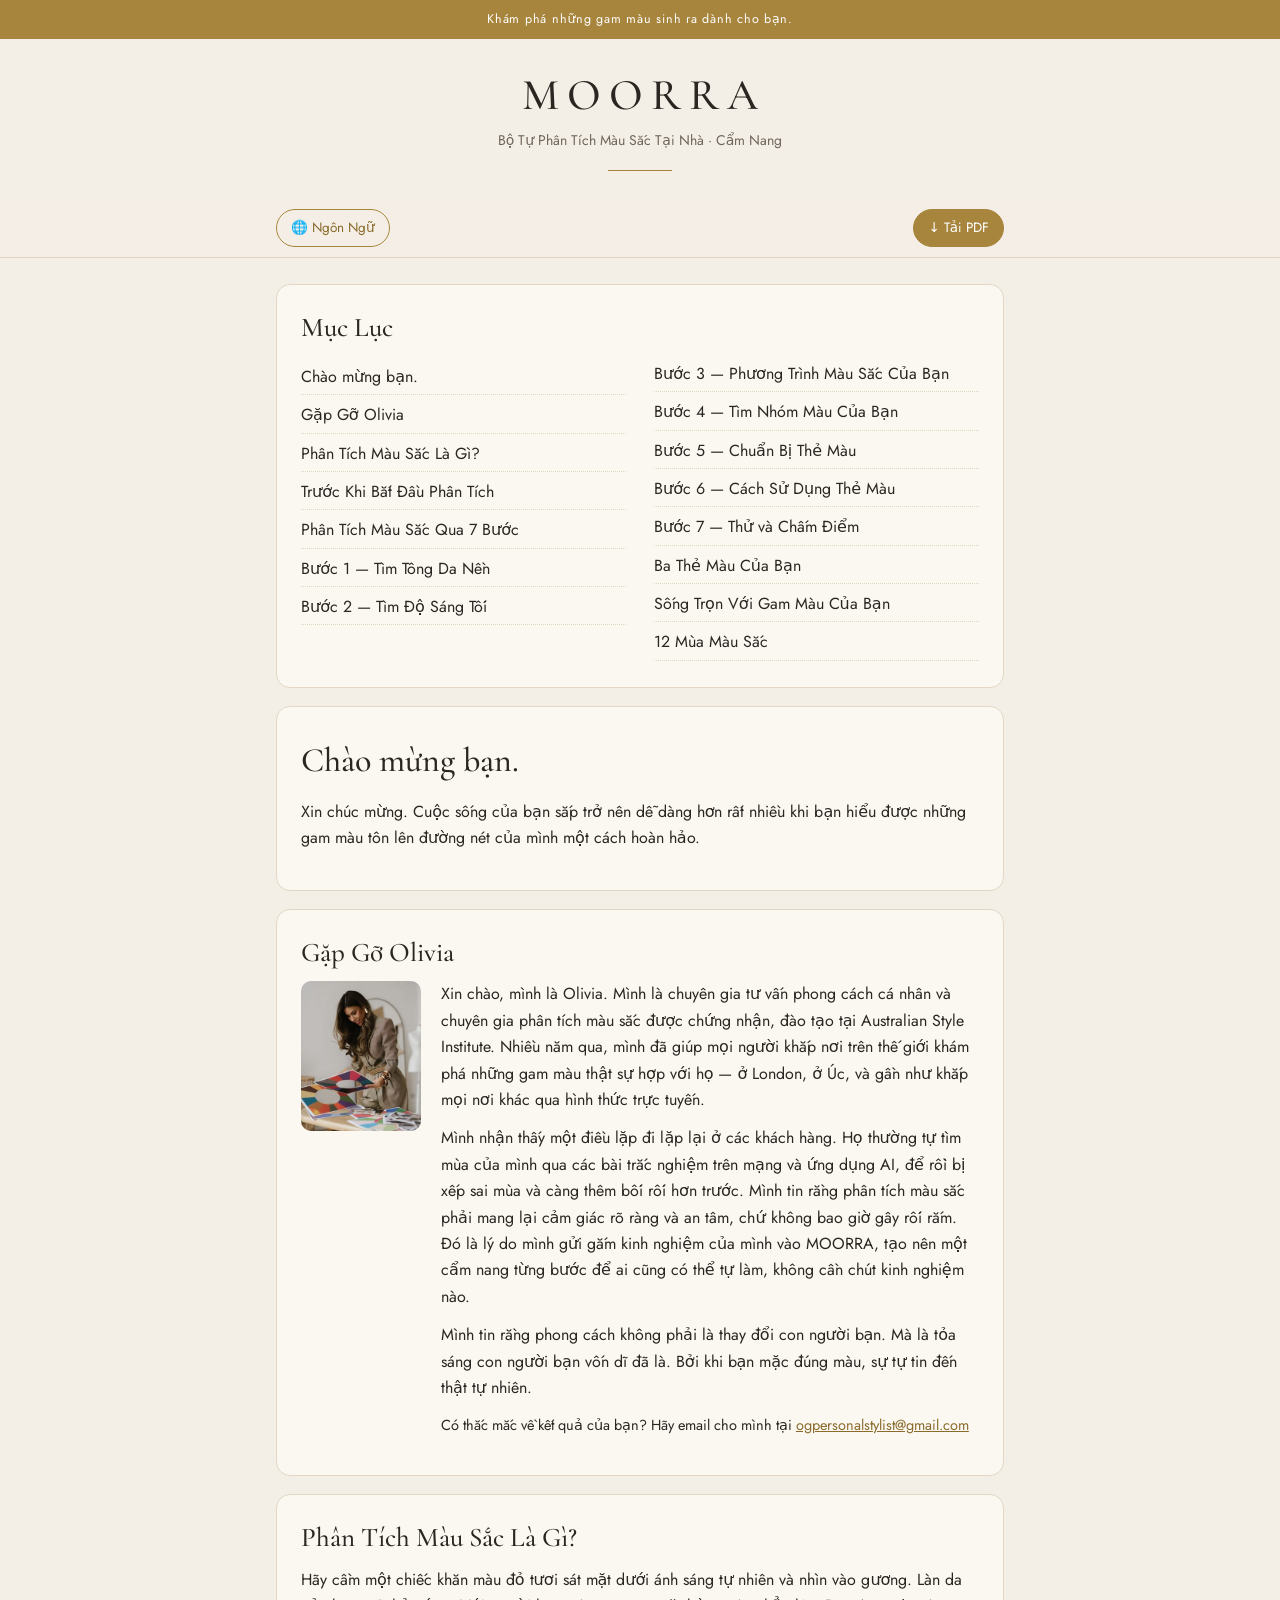
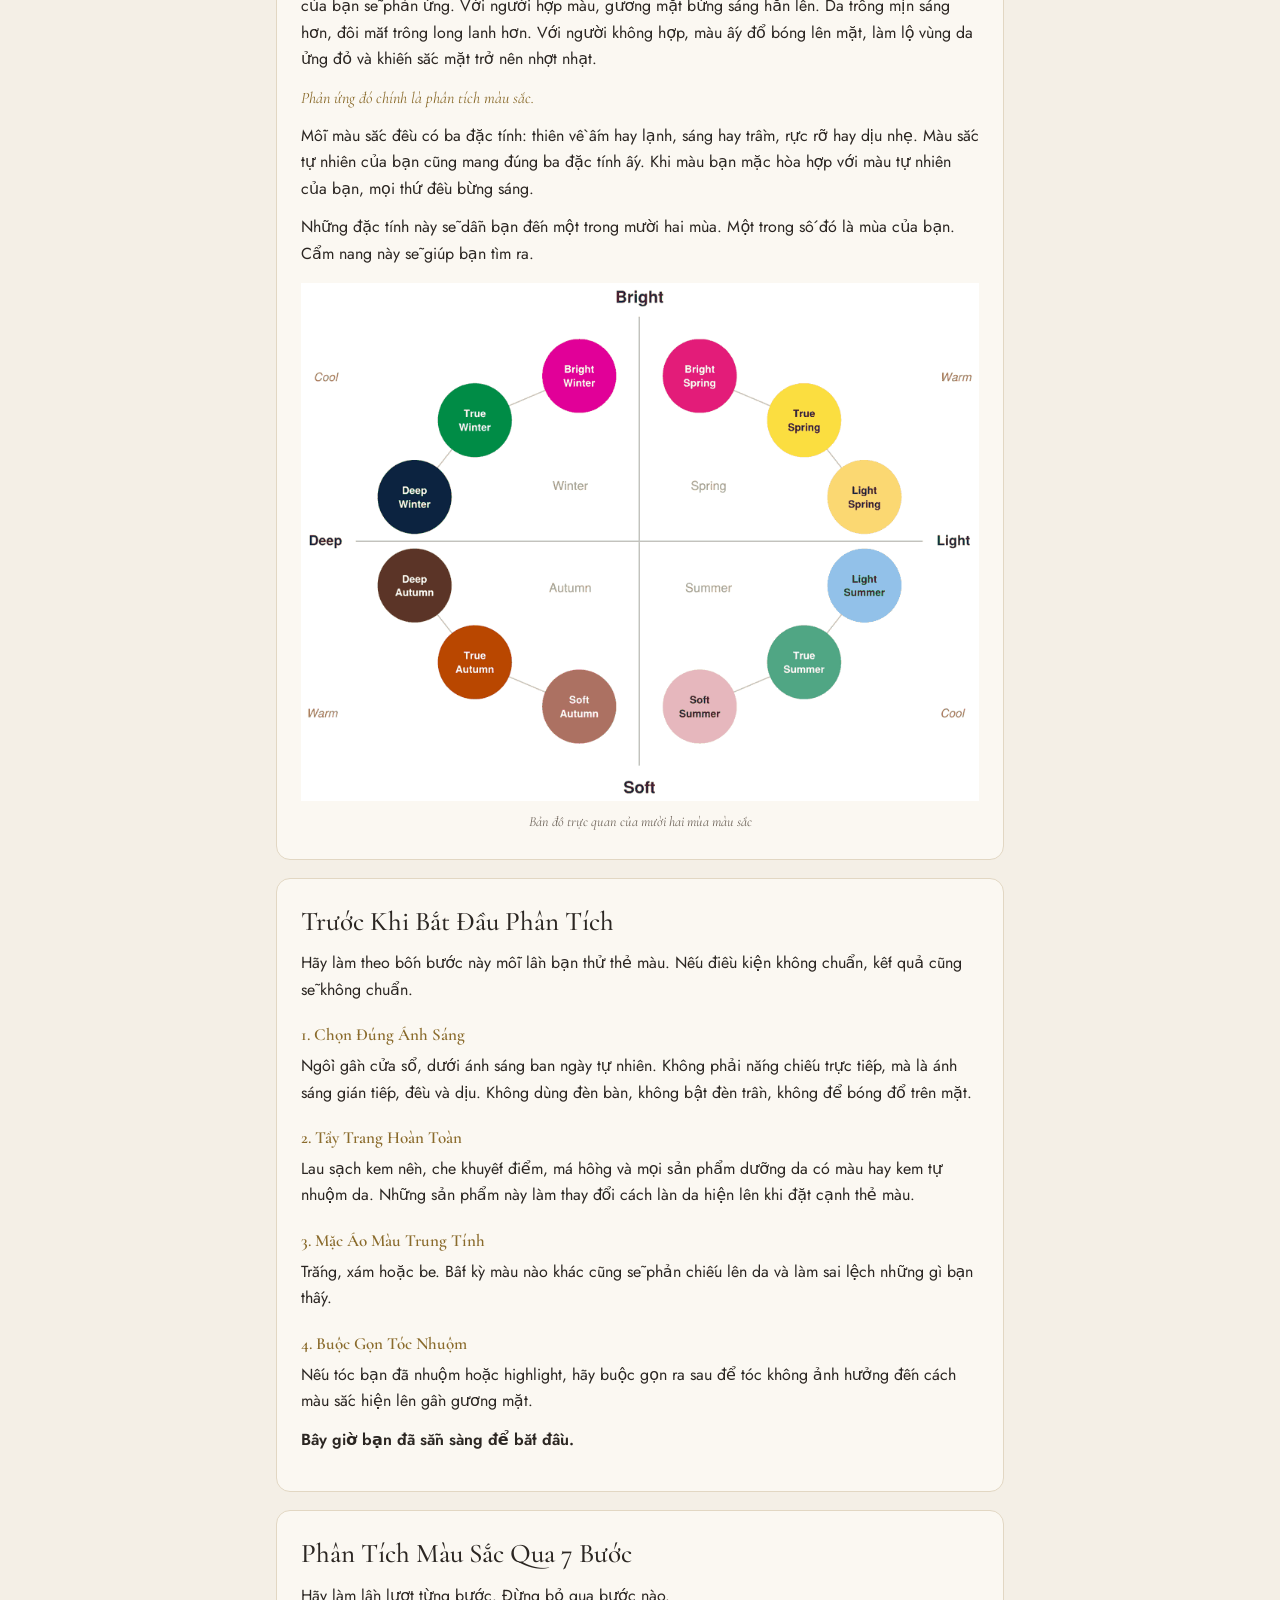
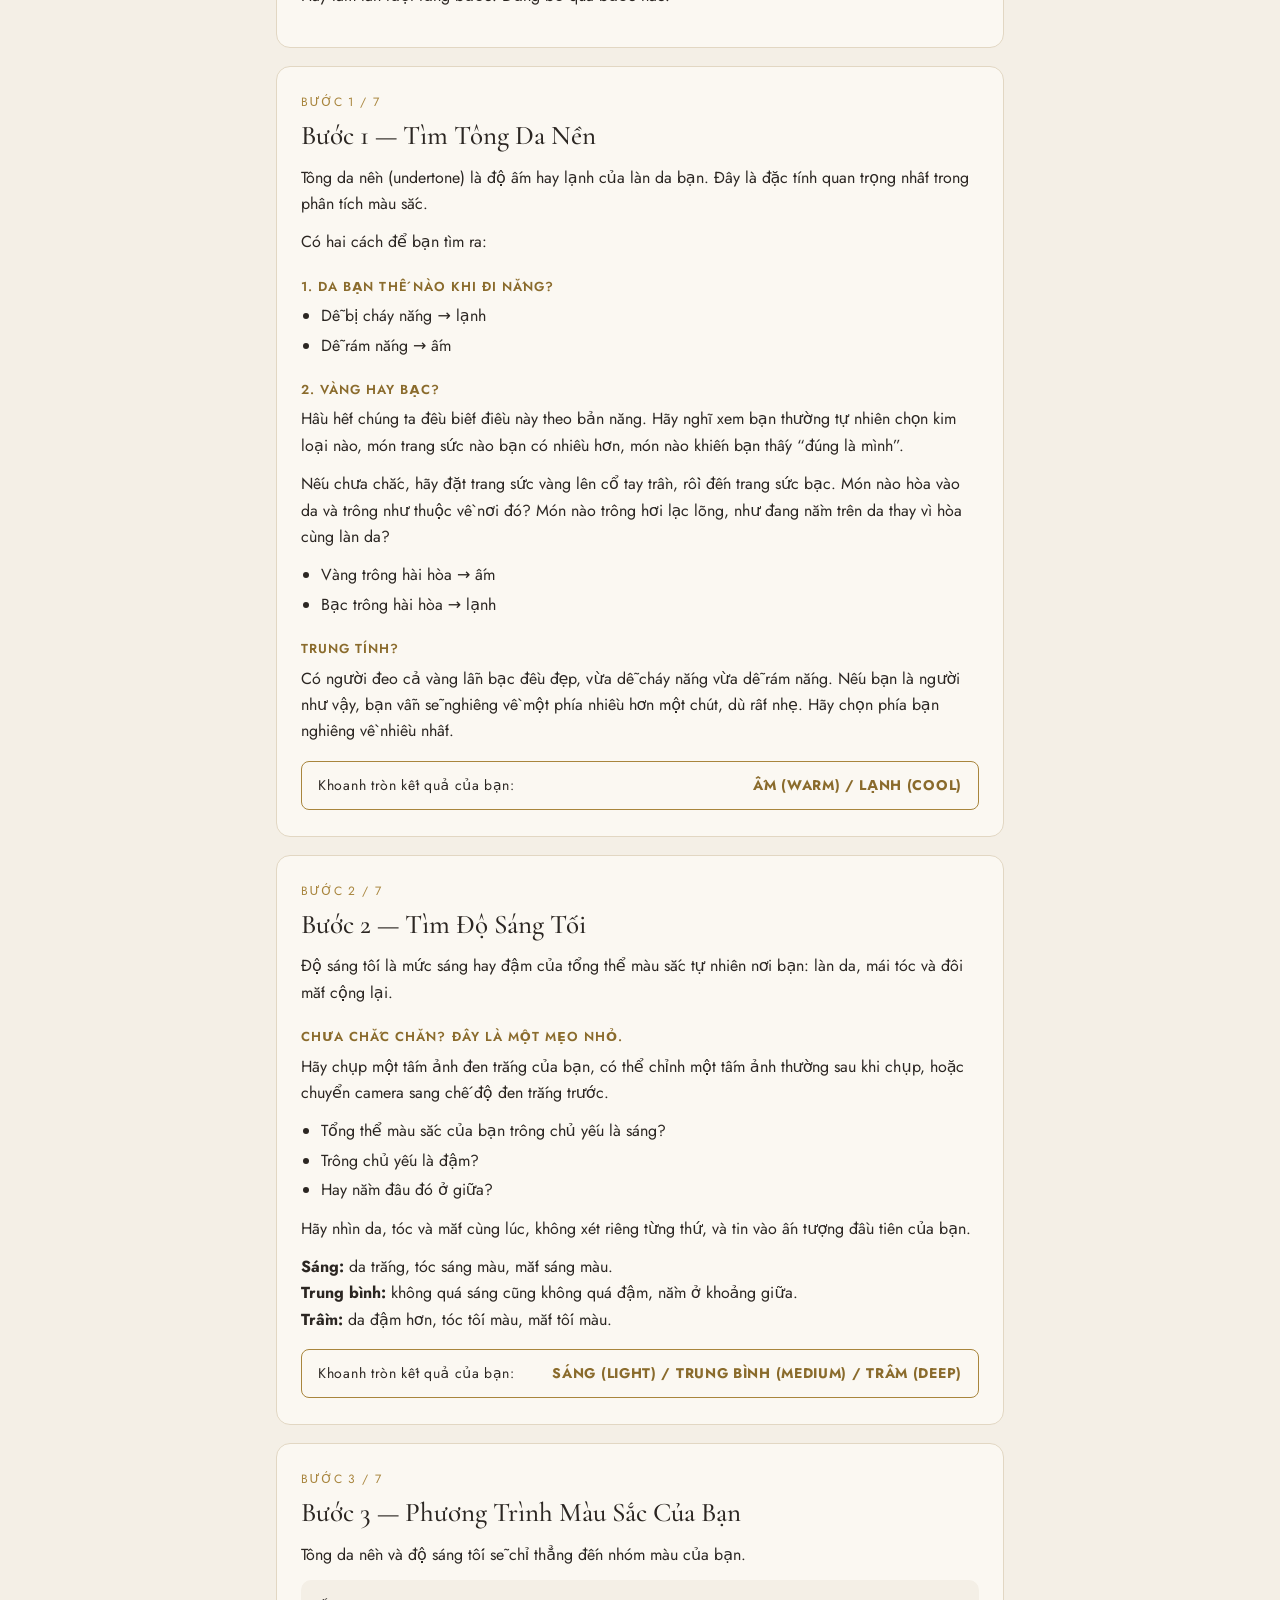
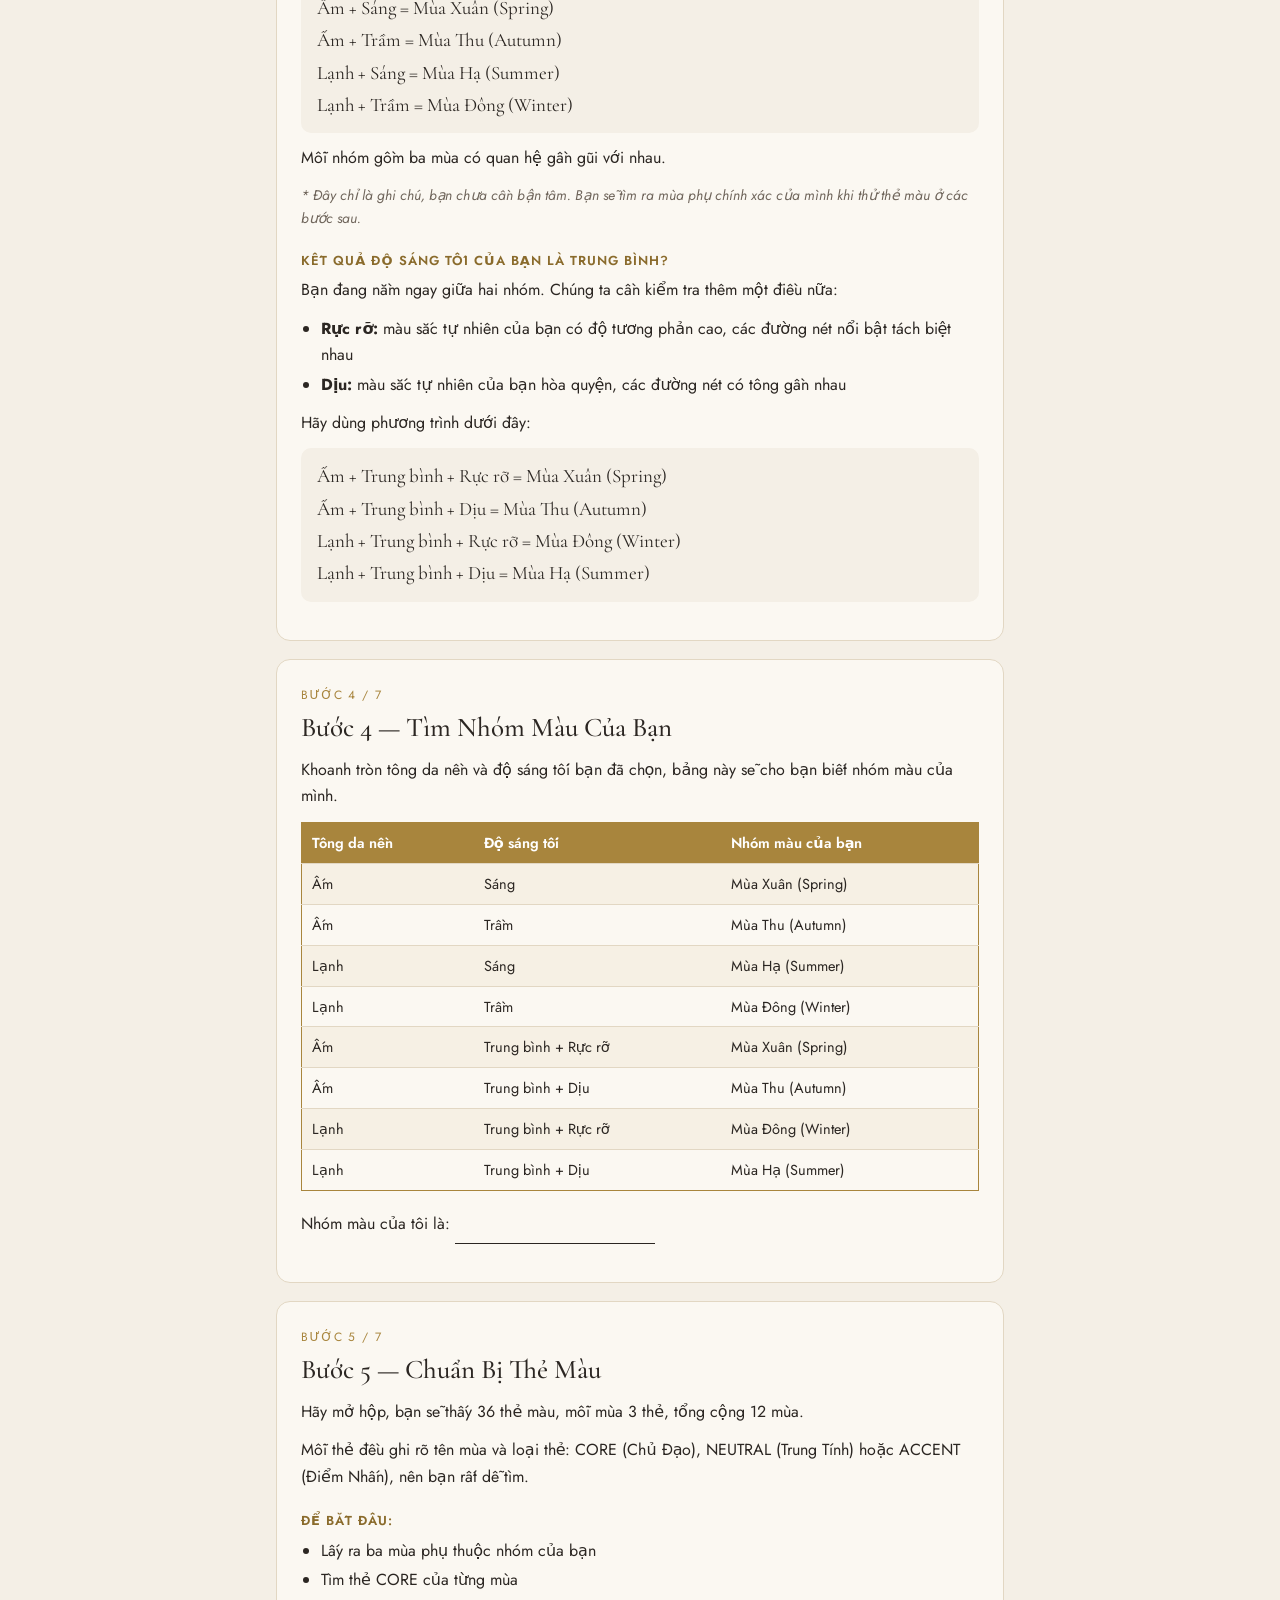
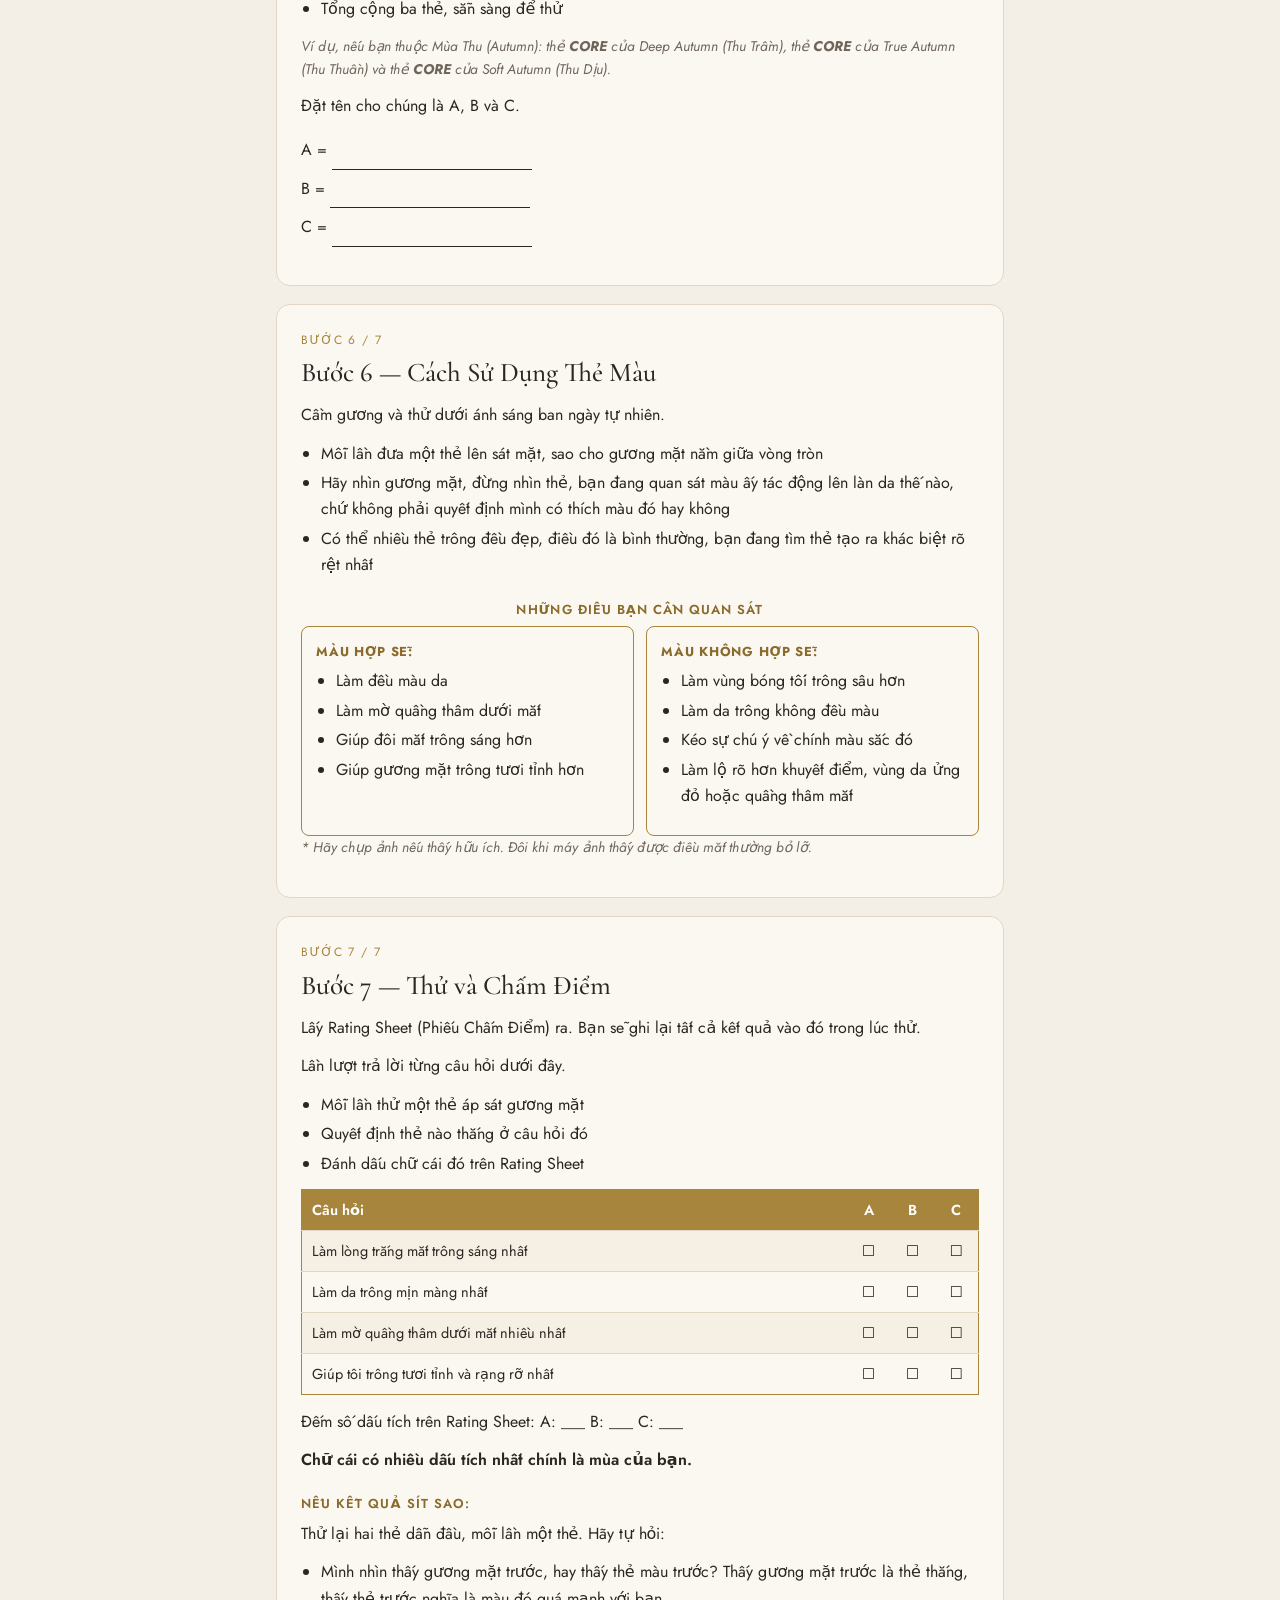
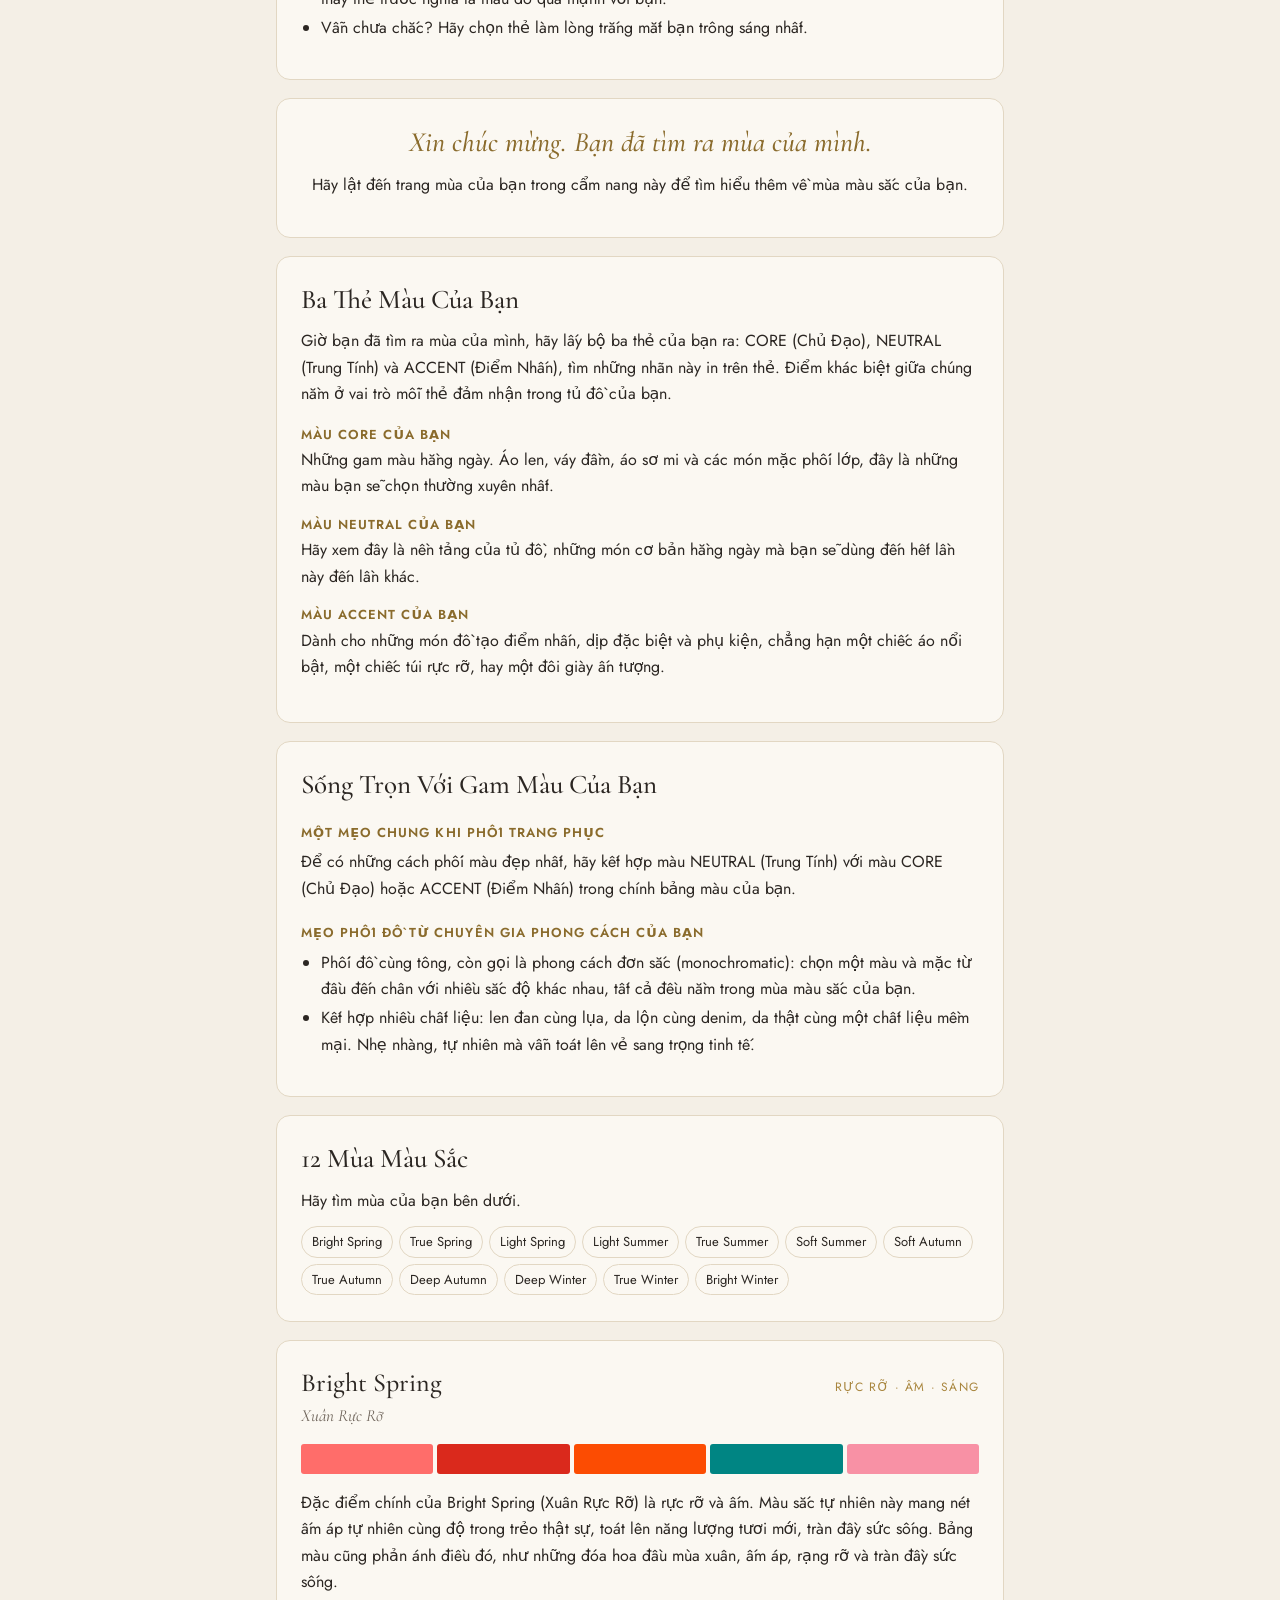
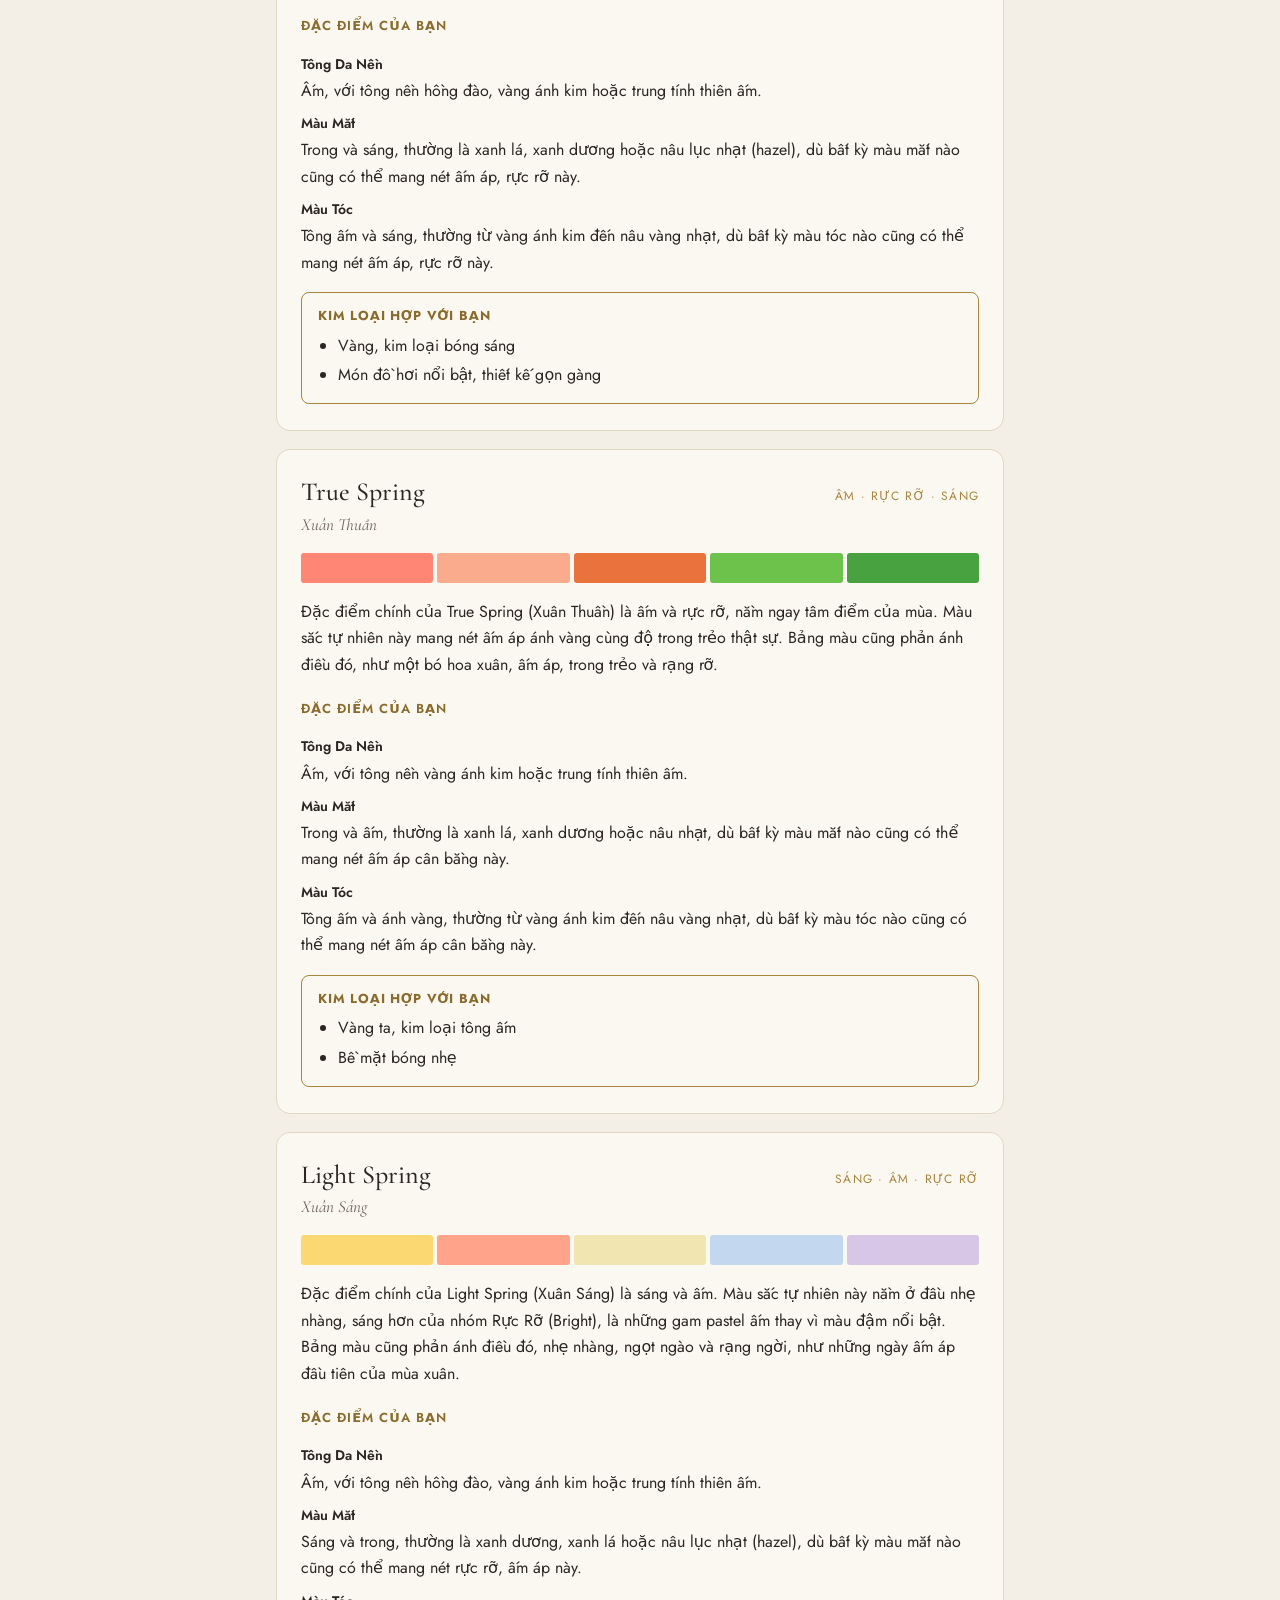
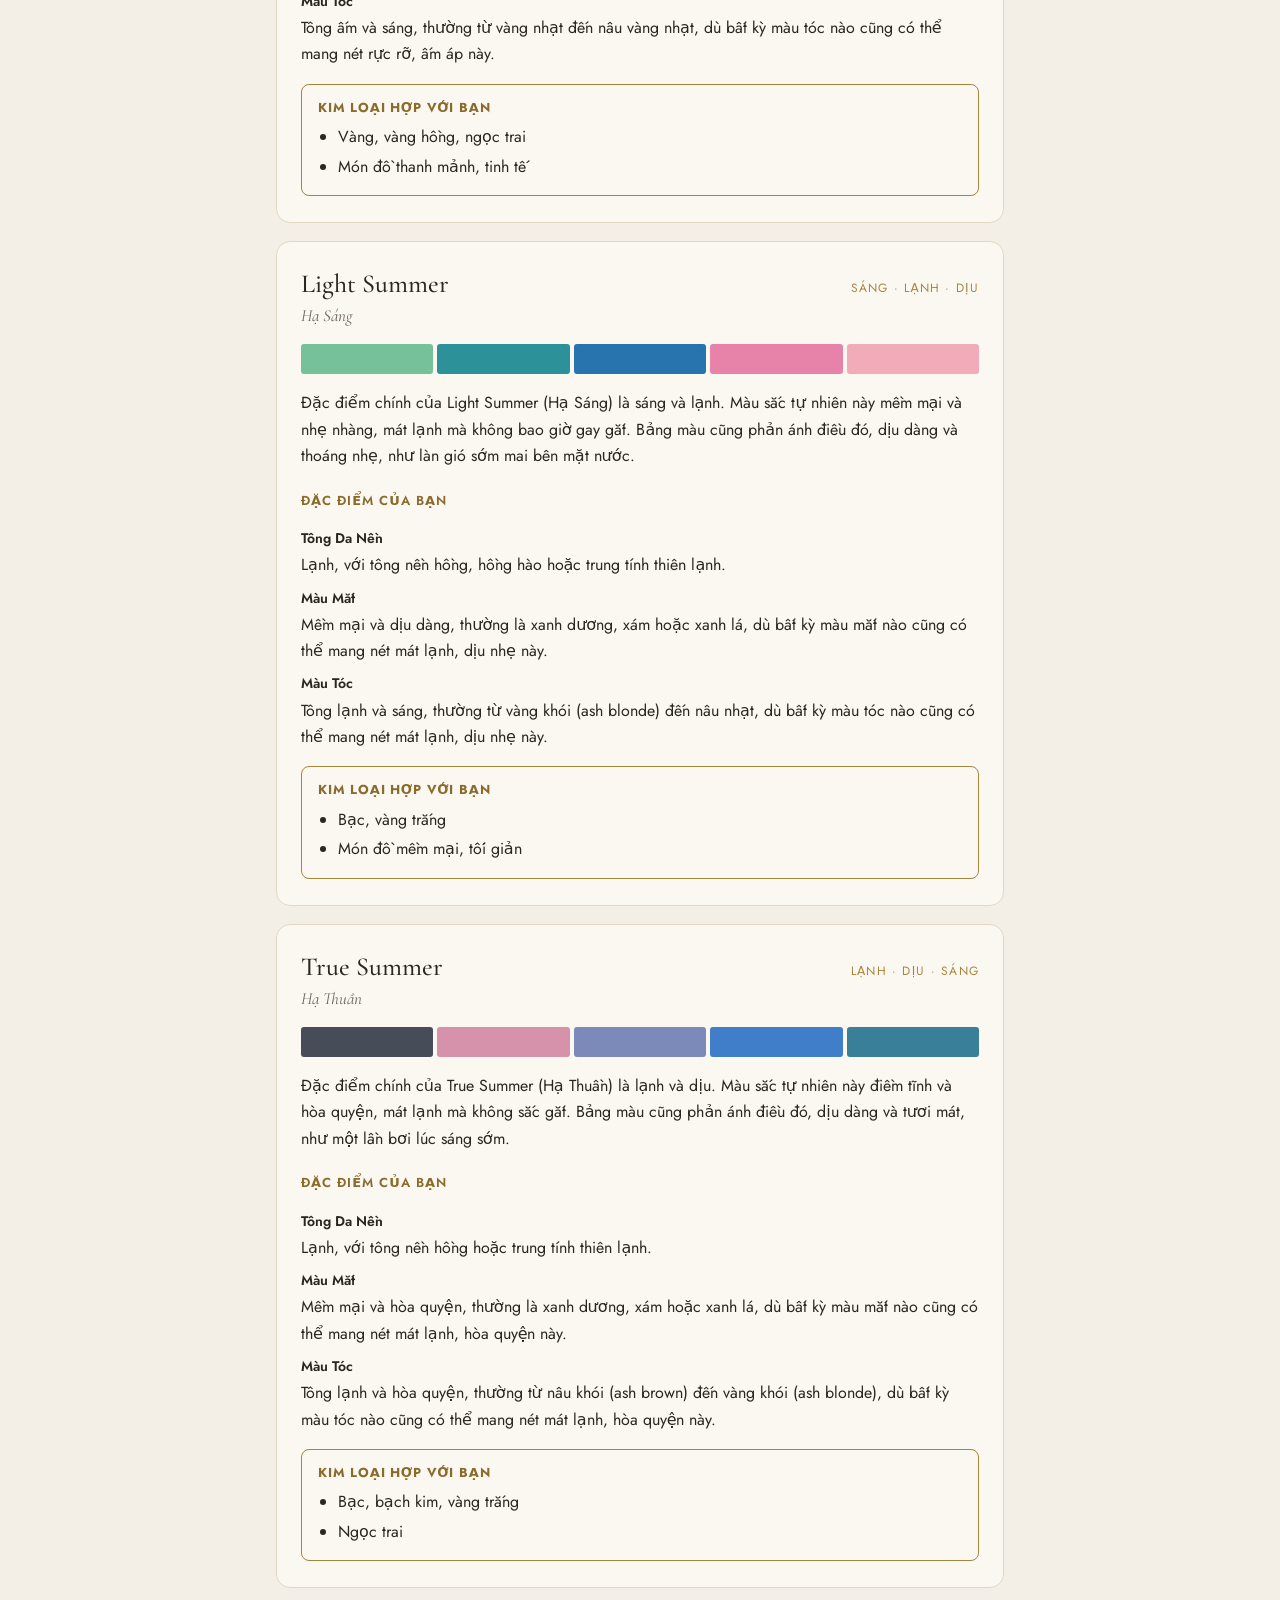
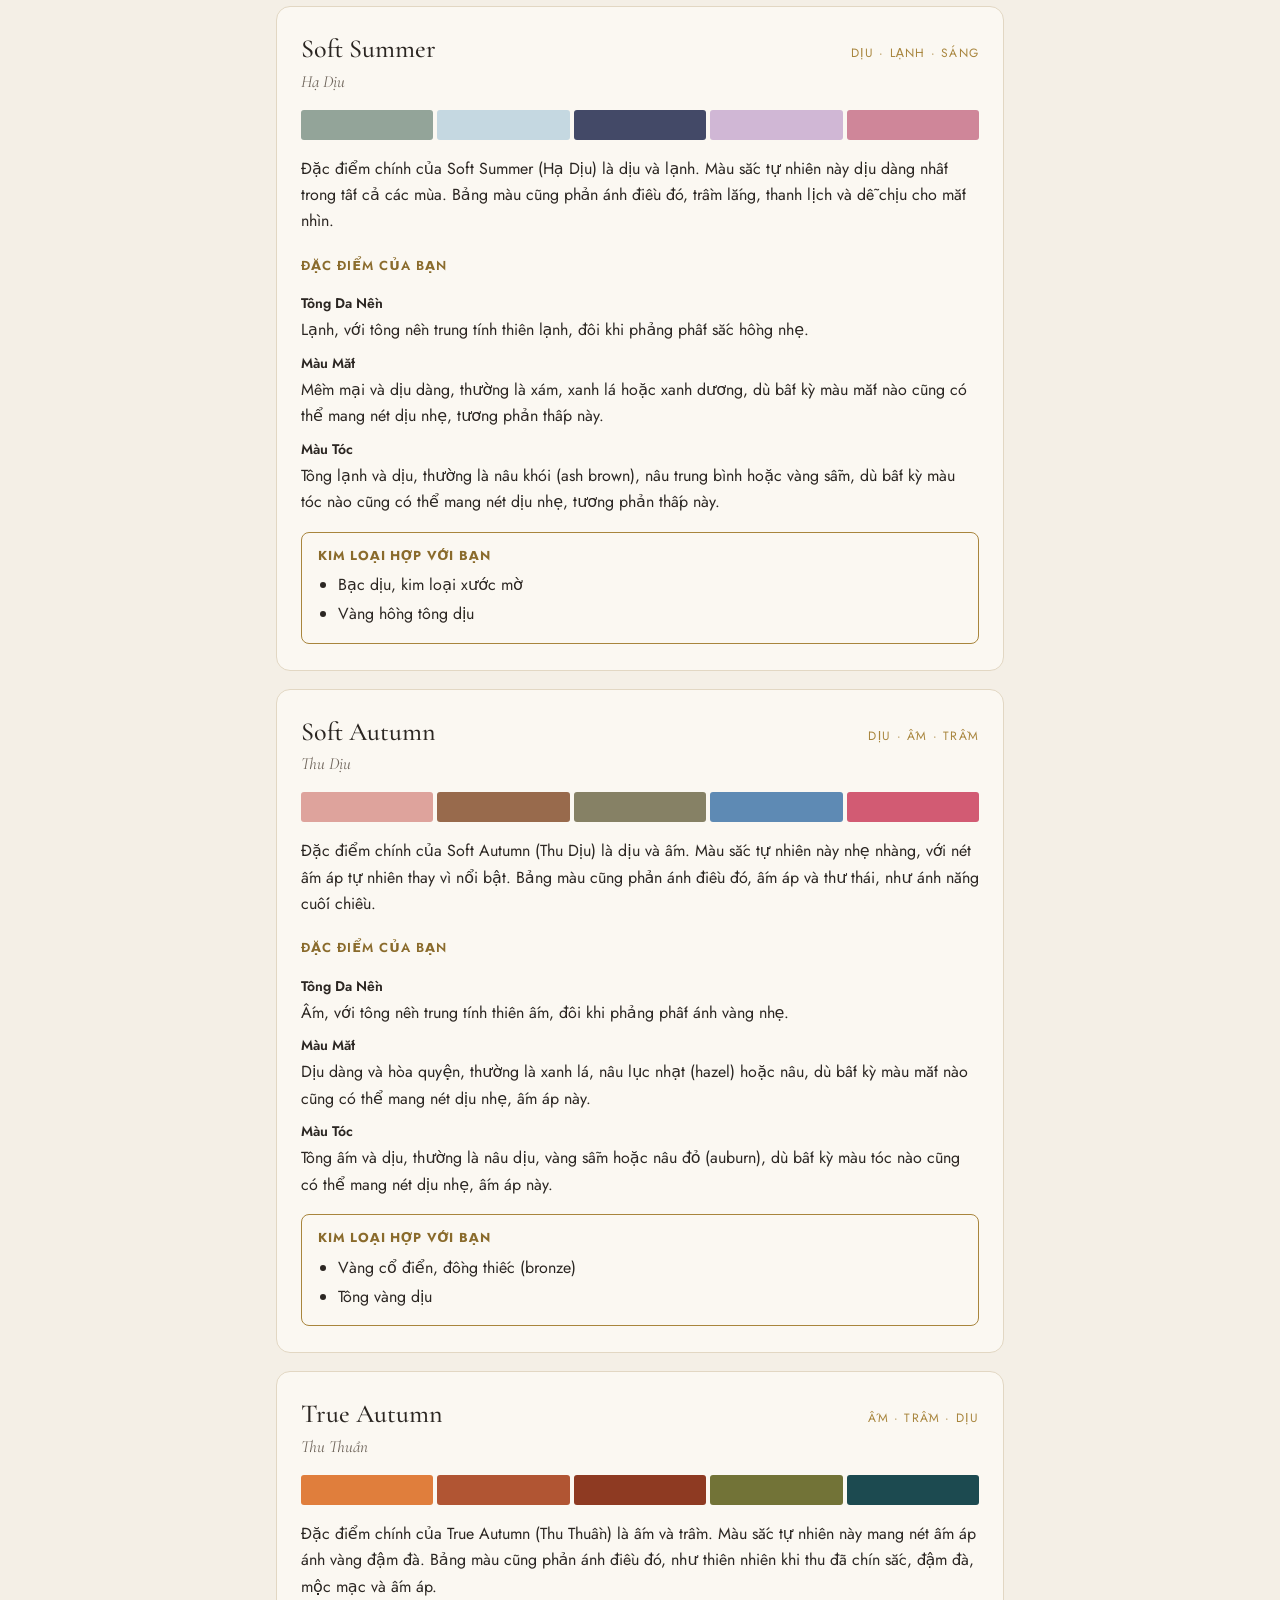
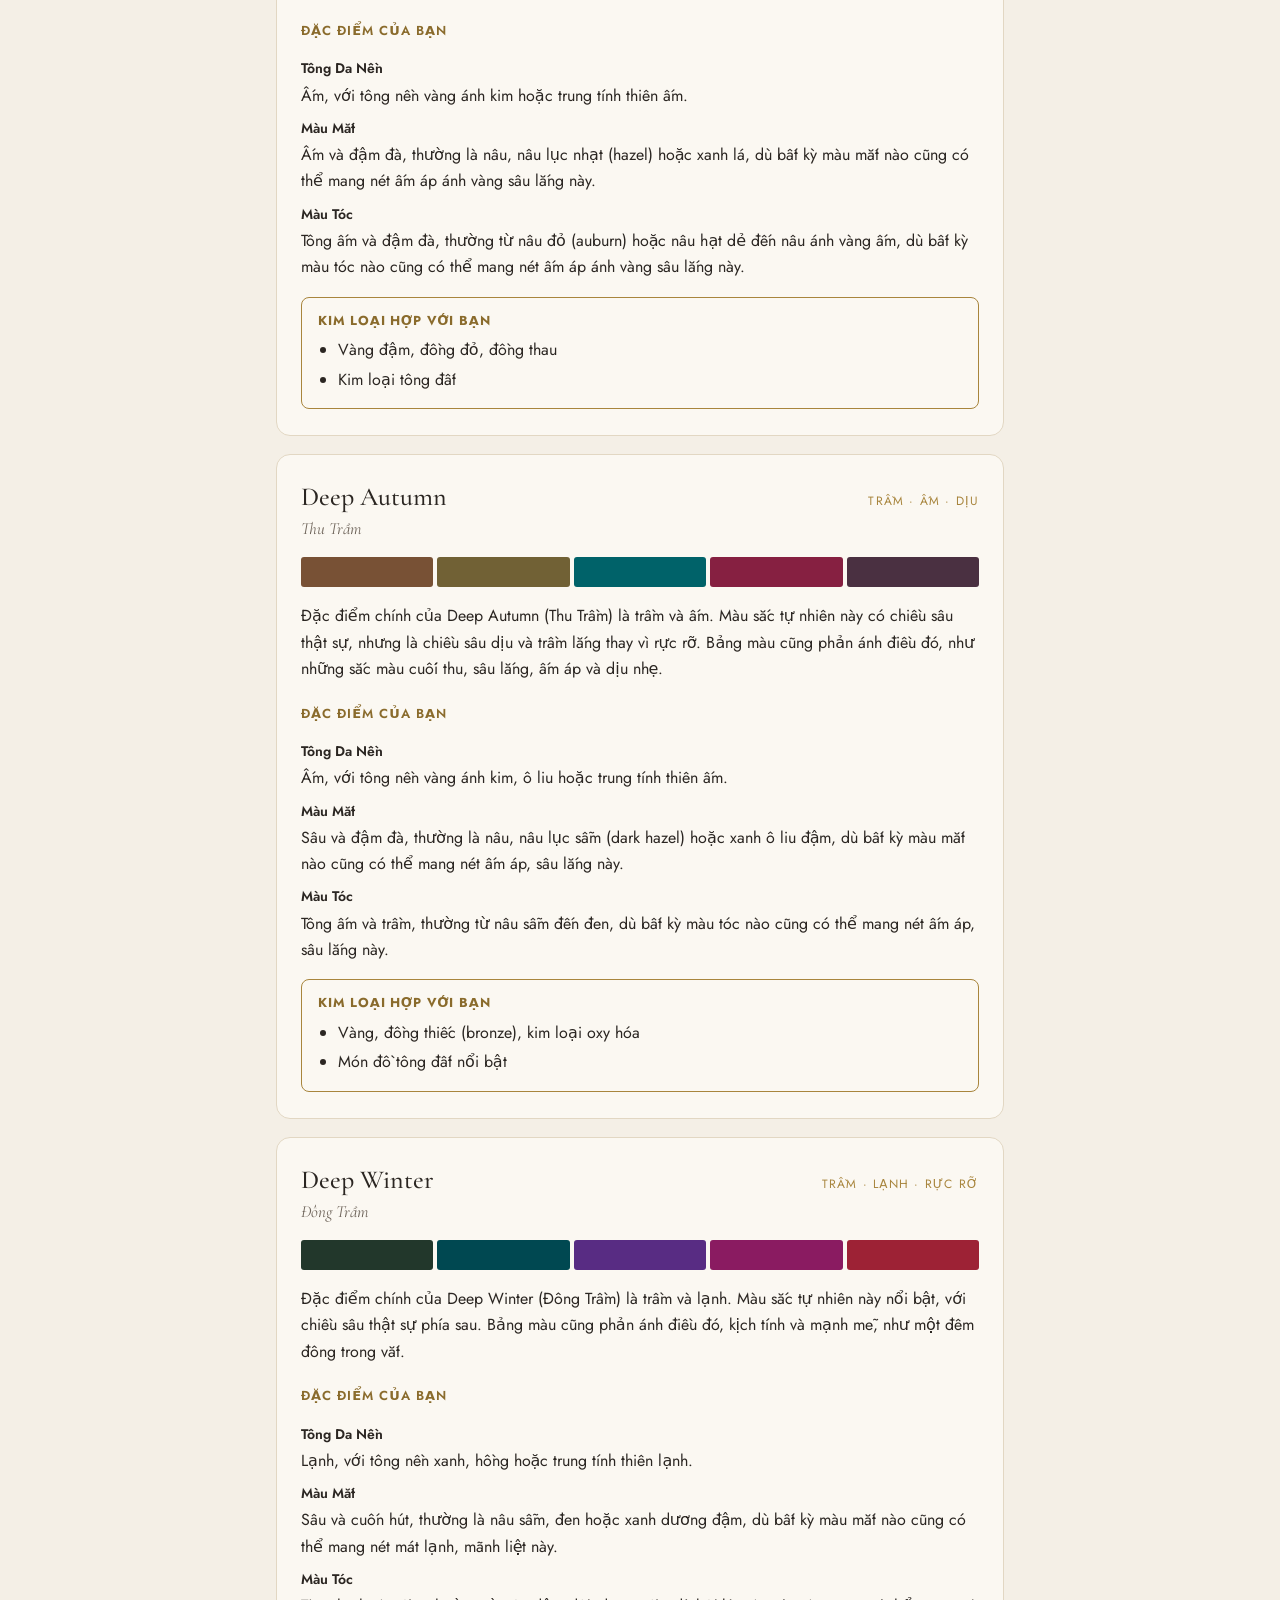
<file: guide/vi.html>
<!doctype html><html lang="vi" dir="ltr"><head><meta charset="utf-8"><meta name="viewport" content="width=device-width,initial-scale=1"><meta name="robots" content="noindex,nofollow"><title>Cẩm Nang Phân Tích Màu Sắc MOORRA</title><link rel="icon" href="data:image/svg+xml,%3Csvg xmlns='http://www.w3.org/2000/svg' viewBox='0 0 32 32'%3E%3Crect width='32' height='32' rx='6' fill='%23a8853d'/%3E%3Ctext x='16' y='22' font-family='Georgia' font-size='18' fill='white' text-anchor='middle'%3EM%3C/text%3E%3C/svg%3E"><link rel="preconnect" href="https://fonts.googleapis.com"><link rel="preconnect" href="https://fonts.gstatic.com" crossorigin><link href="https://fonts.googleapis.com/css2?family=Cormorant+Garamond:ital,wght@0,400;0,500;0,600;1,400&family=Jost:wght@400;500;600&display=swap" rel="stylesheet"><link rel="stylesheet" href="style.css"><style>:root{--serif:'Cormorant Garamond',Georgia,'Times New Roman',serif;--body:'Jost',system-ui,-apple-system,'Segoe UI',sans-serif}</style></head>
<body>
<div class="band">Khám phá những gam màu sinh ra dành cho bạn.</div>
<header class="top"><p class="wm">MOORRA</p><p class="kit">Bộ Tự Phân Tích Màu Sắc Tại Nhà · Cẩm Nang</p><div class="rule"></div></header>
<div class="bar noprint"><div class="in"><a class="btn" href="./">&#127760; Ngôn Ngữ</a><button class="btn solid" onclick="window.print()">&#8595; Tải PDF</button></div></div>
<main>
<section class="card toc cover-follow noprint"><h2>Mục Lục</h2><ol><li><a href="#welcome">Chào mừng bạn.</a></li><li><a href="#bio">Gặp Gỡ Olivia</a></li><li><a href="#what">Phân Tích Màu Sắc Là Gì?</a></li><li><a href="#before">Trước Khi Bắt Đầu Phân Tích</a></li><li><a href="#intro7">Phân Tích Màu Sắc Qua 7 Bước</a></li><li><a href="#step1">Bước 1 — Tìm Tông Da Nền</a></li><li><a href="#step2">Bước 2 — Tìm Độ Sáng Tối</a></li><li><a href="#step3">Bước 3 — Phương Trình Màu Sắc Của Bạn</a></li><li><a href="#step4">Bước 4 — Tìm Nhóm Màu Của Bạn</a></li><li><a href="#step5">Bước 5 — Chuẩn Bị Thẻ Màu</a></li><li><a href="#step6">Bước 6 — Cách Sử Dụng Thẻ Màu</a></li><li><a href="#step7">Bước 7 — Thử và Chấm Điểm</a></li><li><a href="#three">Ba Thẻ Màu Của Bạn</a></li><li><a href="#living">Sống Trọn Với Gam Màu Của Bạn</a></li><li><a href="#seasons_intro">12 Mùa Màu Sắc</a></li></ol></section>
<section class="card" id="welcome"><h1>Chào mừng bạn.</h1><p>Xin chúc mừng. Cuộc sống của bạn sắp trở nên dễ dàng hơn rất nhiều khi bạn hiểu được những gam màu tôn lên đường nét của mình một cách hoàn hảo.</p>
</section>
<section class="card" id="bio"><h2>Gặp Gỡ Olivia</h2><div class="bio"><img src="olivia.jpg" alt="Olivia" width="120" height="150"><div><p>Xin chào, mình là Olivia. Mình là chuyên gia tư vấn phong cách cá nhân và chuyên gia phân tích màu sắc được chứng nhận, đào tạo tại Australian Style Institute. Nhiều năm qua, mình đã giúp mọi người khắp nơi trên thế giới khám phá những gam màu thật sự hợp với họ — ở London, ở Úc, và gần như khắp mọi nơi khác qua hình thức trực tuyến.</p><p>Mình nhận thấy một điều lặp đi lặp lại ở các khách hàng. Họ thường tự tìm mùa của mình qua các bài trắc nghiệm trên mạng và ứng dụng AI, để rồi bị xếp sai mùa và càng thêm bối rối hơn trước. Mình tin rằng phân tích màu sắc phải mang lại cảm giác rõ ràng và an tâm, chứ không bao giờ gây rối rắm. Đó là lý do mình gửi gắm kinh nghiệm của mình vào MOORRA, tạo nên một cẩm nang từng bước để ai cũng có thể tự làm, không cần chút kinh nghiệm nào.</p><p>Mình tin rằng phong cách không phải là thay đổi con người bạn. Mà là tỏa sáng con người bạn vốn dĩ đã là. Bởi khi bạn mặc đúng màu, sự tự tin đến thật tự nhiên.</p><p class="contact">Có thắc mắc về kết quả của bạn? Hãy email cho mình tại <a href="mailto:ogpersonalstylist@gmail.com">ogpersonalstylist@gmail.com</a></p></div></div>
</section>
<section class="card" id="what"><h2>Phân Tích Màu Sắc Là Gì?</h2><p>Hãy cầm một chiếc khăn màu đỏ tươi sát mặt dưới ánh sáng tự nhiên và nhìn vào gương. Làn da của bạn sẽ phản ứng. Với người hợp màu, gương mặt bừng sáng hẳn lên. Da trông mịn sáng hơn, đôi mắt trông long lanh hơn. Với người không hợp, màu ấy đổ bóng lên mặt, làm lộ vùng da ửng đỏ và khiến sắc mặt trở nên nhợt nhạt.</p><p class="em">Phản ứng đó chính là phân tích màu sắc.</p><p>Mỗi màu sắc đều có ba đặc tính: thiên về ấm hay lạnh, sáng hay trầm, rực rỡ hay dịu nhẹ. Màu sắc tự nhiên của bạn cũng mang đúng ba đặc tính ấy. Khi màu bạn mặc hòa hợp với màu tự nhiên của bạn, mọi thứ đều bừng sáng.</p><p>Những đặc tính này sẽ dẫn bạn đến một trong mười hai mùa. Một trong số đó là mùa của bạn. Cẩm nang này sẽ giúp bạn tìm ra.</p><figure><img src="wheel.png" width="900" height="688" loading="lazy" alt="Bản đồ mười hai mùa màu sắc"><figcaption>Bản đồ trực quan của mười hai mùa màu sắc</figcaption></figure>
</section>
<section class="card" id="before"><h2>Trước Khi Bắt Đầu Phân Tích</h2><p>Hãy làm theo bốn bước này mỗi lần bạn thử thẻ màu. Nếu điều kiện không chuẩn, kết quả cũng sẽ không chuẩn.</p><h3>1. Chọn Đúng Ánh Sáng</h3><p>Ngồi gần cửa sổ, dưới ánh sáng ban ngày tự nhiên. Không phải nắng chiếu trực tiếp, mà là ánh sáng gián tiếp, đều và dịu. Không dùng đèn bàn, không bật đèn trần, không để bóng đổ trên mặt.</p><h3>2. Tẩy Trang Hoàn Toàn</h3><p>Lau sạch kem nền, che khuyết điểm, má hồng và mọi sản phẩm dưỡng da có màu hay kem tự nhuộm da. Những sản phẩm này làm thay đổi cách làn da hiện lên khi đặt cạnh thẻ màu.</p><h3>3. Mặc Áo Màu Trung Tính</h3><p>Trắng, xám hoặc be. Bất kỳ màu nào khác cũng sẽ phản chiếu lên da và làm sai lệch những gì bạn thấy.</p><h3>4. Buộc Gọn Tóc Nhuộm</h3><p>Nếu tóc bạn đã nhuộm hoặc highlight, hãy buộc gọn ra sau để tóc không ảnh hưởng đến cách màu sắc hiện lên gần gương mặt.</p><p class="strong">Bây giờ bạn đã sẵn sàng để bắt đầu.</p>
</section>
<section class="card" id="intro7"><h2>Phân Tích Màu Sắc Qua 7 Bước</h2><p>Hãy làm lần lượt từng bước. Đừng bỏ qua bước nào.</p>
</section>
<section class="card" id="step1"><p class="kicker">Bước 1 / 7</p><h2>Bước 1 — Tìm Tông Da Nền</h2><p>Tông da nền (undertone) là độ ấm hay lạnh của làn da bạn. Đây là đặc tính quan trọng nhất trong phân tích màu sắc.</p><p>Có hai cách để bạn tìm ra:</p><h4>1. Da bạn thế nào khi đi nắng?</h4><ul><li>Dễ bị cháy nắng → lạnh</li><li>Dễ rám nắng → ấm</li></ul><h4>2. Vàng hay bạc?</h4><p>Hầu hết chúng ta đều biết điều này theo bản năng. Hãy nghĩ xem bạn thường tự nhiên chọn kim loại nào, món trang sức nào bạn có nhiều hơn, món nào khiến bạn thấy “đúng là mình”.</p><p>Nếu chưa chắc, hãy đặt trang sức vàng lên cổ tay trần, rồi đến trang sức bạc. Món nào hòa vào da và trông như thuộc về nơi đó? Món nào trông hơi lạc lõng, như đang nằm trên da thay vì hòa cùng làn da?</p><ul><li>Vàng trông hài hòa → ấm</li><li>Bạc trông hài hòa → lạnh</li></ul><h4>Trung tính?</h4><p>Có người đeo cả vàng lẫn bạc đều đẹp, vừa dễ cháy nắng vừa dễ rám nắng. Nếu bạn là người như vậy, bạn vẫn sẽ nghiêng về một phía nhiều hơn một chút, dù rất nhẹ. Hãy chọn phía bạn nghiêng về nhiều nhất.</p><div class="result"><span>Khoanh tròn kết quả của bạn:</span><b>ẤM (WARM) / LẠNH (COOL)</b></div>
</section>
<section class="card" id="step2"><p class="kicker">Bước 2 / 7</p><h2>Bước 2 — Tìm Độ Sáng Tối</h2><p>Độ sáng tối là mức sáng hay đậm của tổng thể màu sắc tự nhiên nơi bạn: làn da, mái tóc và đôi mắt cộng lại.</p><h4>Chưa chắc chắn? Đây là một mẹo nhỏ.</h4><p>Hãy chụp một tấm ảnh đen trắng của bạn, có thể chỉnh một tấm ảnh thường sau khi chụp, hoặc chuyển camera sang chế độ đen trắng trước.</p><ul><li>Tổng thể màu sắc của bạn trông chủ yếu là sáng?</li><li>Trông chủ yếu là đậm?</li><li>Hay nằm đâu đó ở giữa?</li></ul><p>Hãy nhìn da, tóc và mắt cùng lúc, không xét riêng từng thứ, và tin vào ấn tượng đầu tiên của bạn.</p><p><b>Sáng:</b> da trắng, tóc sáng màu, mắt sáng màu.<br><b>Trung bình:</b> không quá sáng cũng không quá đậm, nằm ở khoảng giữa.<br><b>Trầm:</b> da đậm hơn, tóc tối màu, mắt tối màu.</p><div class="result"><span>Khoanh tròn kết quả của bạn:</span><b>SÁNG (LIGHT) / TRUNG BÌNH (MEDIUM) / TRẦM (DEEP)</b></div>
</section>
<section class="card" id="step3"><p class="kicker">Bước 3 / 7</p><h2>Bước 3 — Phương Trình Màu Sắc Của Bạn</h2><p>Tông da nền và độ sáng tối sẽ chỉ thẳng đến nhóm màu của bạn.</p><p class="eq">Ấm + Sáng = Mùa Xuân (Spring)<br>Ấm + Trầm = Mùa Thu (Autumn)<br>Lạnh + Sáng = Mùa Hạ (Summer)<br>Lạnh + Trầm = Mùa Đông (Winter)</p><p>Mỗi nhóm gồm ba mùa có quan hệ gần gũi với nhau.</p><p class="note">* Đây chỉ là ghi chú, bạn chưa cần bận tâm. Bạn sẽ tìm ra mùa phụ chính xác của mình khi thử thẻ màu ở các bước sau.</p><h4>Kết quả độ sáng tối của bạn là trung bình?</h4><p>Bạn đang nằm ngay giữa hai nhóm. Chúng ta cần kiểm tra thêm một điều nữa:</p><ul><li><b>Rực rỡ:</b> màu sắc tự nhiên của bạn có độ tương phản cao, các đường nét nổi bật tách biệt nhau</li><li><b>Dịu:</b> màu sắc tự nhiên của bạn hòa quyện, các đường nét có tông gần nhau</li></ul><p>Hãy dùng phương trình dưới đây:</p><p class="eq">Ấm + Trung bình + Rực rỡ = Mùa Xuân (Spring)<br>Ấm + Trung bình + Dịu = Mùa Thu (Autumn)<br>Lạnh + Trung bình + Rực rỡ = Mùa Đông (Winter)<br>Lạnh + Trung bình + Dịu = Mùa Hạ (Summer)</p>
</section>
<section class="card" id="step4"><p class="kicker">Bước 4 / 7</p><h2>Bước 4 — Tìm Nhóm Màu Của Bạn</h2><p>Khoanh tròn tông da nền và độ sáng tối bạn đã chọn, bảng này sẽ cho bạn biết nhóm màu của mình.</p><table><thead><tr><th>Tông da nền</th><th>Độ sáng tối</th><th>Nhóm màu của bạn</th></tr></thead><tbody><tr><td>Ấm</td><td>Sáng</td><td>Mùa Xuân (Spring)</td></tr><tr><td>Ấm</td><td>Trầm</td><td>Mùa Thu (Autumn)</td></tr><tr><td>Lạnh</td><td>Sáng</td><td>Mùa Hạ (Summer)</td></tr><tr><td>Lạnh</td><td>Trầm</td><td>Mùa Đông (Winter)</td></tr><tr><td>Ấm</td><td>Trung bình + Rực rỡ</td><td>Mùa Xuân (Spring)</td></tr><tr><td>Ấm</td><td>Trung bình + Dịu</td><td>Mùa Thu (Autumn)</td></tr><tr><td>Lạnh</td><td>Trung bình + Rực rỡ</td><td>Mùa Đông (Winter)</td></tr><tr><td>Lạnh</td><td>Trung bình + Dịu</td><td>Mùa Hạ (Summer)</td></tr></tbody></table><p class="fill">Nhóm màu của tôi là: <span class="line"></span></p>
</section>
<section class="card" id="step5"><p class="kicker">Bước 5 / 7</p><h2>Bước 5 — Chuẩn Bị Thẻ Màu</h2><p>Hãy mở hộp, bạn sẽ thấy 36 thẻ màu, mỗi mùa 3 thẻ, tổng cộng 12 mùa.</p><p>Mỗi thẻ đều ghi rõ tên mùa và loại thẻ: CORE (Chủ Đạo), NEUTRAL (Trung Tính) hoặc ACCENT (Điểm Nhấn), nên bạn rất dễ tìm.</p><h4>Để bắt đầu:</h4><ul><li>Lấy ra ba mùa phụ thuộc nhóm của bạn</li><li>Tìm thẻ CORE của từng mùa</li><li>Tổng cộng ba thẻ, sẵn sàng để thử</li></ul><p class="note">Ví dụ, nếu bạn thuộc Mùa Thu (Autumn): thẻ <b>CORE</b> của Deep Autumn (Thu Trầm), thẻ <b>CORE</b> của True Autumn (Thu Thuần) và thẻ <b>CORE</b> của Soft Autumn (Thu Dịu).</p><p>Đặt tên cho chúng là A, B và C.</p><p class="fill">A = <span class="line"></span><br>B = <span class="line"></span><br>C = <span class="line"></span></p>
</section>
<section class="card" id="step6"><p class="kicker">Bước 6 / 7</p><h2>Bước 6 — Cách Sử Dụng Thẻ Màu</h2><p>Cầm gương và thử dưới ánh sáng ban ngày tự nhiên.</p><ul><li>Mỗi lần đưa một thẻ lên sát mặt, sao cho gương mặt nằm giữa vòng tròn</li><li>Hãy nhìn gương mặt, đừng nhìn thẻ, bạn đang quan sát màu ấy tác động lên làn da thế nào, chứ không phải quyết định mình có thích màu đó hay không</li><li>Có thể nhiều thẻ trông đều đẹp, điều đó là bình thường, bạn đang tìm thẻ tạo ra khác biệt rõ rệt nhất</li></ul><h4 class="center">Những điều bạn cần quan sát</h4><div class="two"><div class="box"><h5>Màu hợp sẽ:</h5><ul><li>Làm đều màu da</li><li>Làm mờ quầng thâm dưới mắt</li><li>Giúp đôi mắt trông sáng hơn</li><li>Giúp gương mặt trông tươi tỉnh hơn</li></ul></div><div class="box"><h5>Màu không hợp sẽ:</h5><ul><li>Làm vùng bóng tối trông sâu hơn</li><li>Làm da trông không đều màu</li><li>Kéo sự chú ý về chính màu sắc đó</li><li>Làm lộ rõ hơn khuyết điểm, vùng da ửng đỏ hoặc quầng thâm mắt</li></ul></div></div><p class="note">* Hãy chụp ảnh nếu thấy hữu ích. Đôi khi máy ảnh thấy được điều mắt thường bỏ lỡ.</p>
</section>
<section class="card" id="step7"><p class="kicker">Bước 7 / 7</p><h2>Bước 7 — Thử và Chấm Điểm</h2><p>Lấy Rating Sheet (Phiếu Chấm Điểm) ra. Bạn sẽ ghi lại tất cả kết quả vào đó trong lúc thử.</p><p>Lần lượt trả lời từng câu hỏi dưới đây.</p><ul><li>Mỗi lần thử một thẻ áp sát gương mặt</li><li>Quyết định thẻ nào thắng ở câu hỏi đó</li><li>Đánh dấu chữ cái đó trên Rating Sheet</li></ul><table class="score"><thead><tr><th>Câu hỏi</th><th>A</th><th>B</th><th>C</th></tr></thead><tbody><tr><td>Làm lòng trắng mắt trông sáng nhất</td><td>☐</td><td>☐</td><td>☐</td></tr><tr><td>Làm da trông mịn màng nhất</td><td>☐</td><td>☐</td><td>☐</td></tr><tr><td>Làm mờ quầng thâm dưới mắt nhiều nhất</td><td>☐</td><td>☐</td><td>☐</td></tr><tr><td>Giúp tôi trông tươi tỉnh và rạng rỡ nhất</td><td>☐</td><td>☐</td><td>☐</td></tr></tbody></table><p>Đếm số dấu tích trên Rating Sheet: A: ___ B: ___ C: ___</p><p class="strong">Chữ cái có nhiều dấu tích nhất chính là mùa của bạn.</p><h4>Nếu kết quả sít sao:</h4><p>Thử lại hai thẻ dẫn đầu, mỗi lần một thẻ. Hãy tự hỏi:</p><ul><li>Mình nhìn thấy gương mặt trước, hay thấy thẻ màu trước? Thấy gương mặt trước là thẻ thắng, thấy thẻ trước nghĩa là màu đó quá mạnh với bạn.</li><li>Vẫn chưa chắc? Hãy chọn thẻ làm lòng trắng mắt bạn trông sáng nhất.</li></ul>
</section>
<section class="card" id="congrats"><h2 class="script">Xin chúc mừng. Bạn đã tìm ra mùa của mình.</h2><p>Hãy lật đến trang mùa của bạn trong cẩm nang này để tìm hiểu thêm về mùa màu sắc của bạn.</p>
</section>
<section class="card" id="three"><h2>Ba Thẻ Màu Của Bạn</h2><p>Giờ bạn đã tìm ra mùa của mình, hãy lấy bộ ba thẻ của bạn ra: CORE (Chủ Đạo), NEUTRAL (Trung Tính) và ACCENT (Điểm Nhấn), tìm những nhãn này in trên thẻ. Điểm khác biệt giữa chúng nằm ở vai trò mỗi thẻ đảm nhận trong tủ đồ của bạn.</p><dl><dt>Màu CORE Của Bạn</dt><dd>Những gam màu hằng ngày. Áo len, váy đầm, áo sơ mi và các món mặc phối lớp, đây là những màu bạn sẽ chọn thường xuyên nhất.</dd><dt>Màu NEUTRAL Của Bạn</dt><dd>Hãy xem đây là nền tảng của tủ đồ, những món cơ bản hằng ngày mà bạn sẽ dùng đến hết lần này đến lần khác.</dd><dt>Màu ACCENT Của Bạn</dt><dd>Dành cho những món đồ tạo điểm nhấn, dịp đặc biệt và phụ kiện, chẳng hạn một chiếc áo nổi bật, một chiếc túi rực rỡ, hay một đôi giày ấn tượng.</dd></dl>
</section>
<section class="card" id="living"><h2>Sống Trọn Với Gam Màu Của Bạn</h2><h4>Một mẹo chung khi phối trang phục</h4><p>Để có những cách phối màu đẹp nhất, hãy kết hợp màu NEUTRAL (Trung Tính) với màu CORE (Chủ Đạo) hoặc ACCENT (Điểm Nhấn) trong chính bảng màu của bạn.</p><h4>Mẹo phối đồ từ chuyên gia phong cách của bạn</h4><ul><li>Phối đồ cùng tông, còn gọi là phong cách đơn sắc (monochromatic): chọn một màu và mặc từ đầu đến chân với nhiều sắc độ khác nhau, tất cả đều nằm trong mùa màu sắc của bạn.</li><li>Kết hợp nhiều chất liệu: len đan cùng lụa, da lộn cùng denim, da thật cùng một chất liệu mềm mại. Nhẹ nhàng, tự nhiên mà vẫn toát lên vẻ sang trọng tinh tế.</li></ul>
</section>
<section class="card" id="seasons_intro"><h2>12 Mùa Màu Sắc</h2><p>Hãy tìm mùa của bạn bên dưới.</p>
<div class="sgrid-nav noprint"><a href="#s-bright-spring">Bright Spring</a><a href="#s-true-spring">True Spring</a><a href="#s-light-spring">Light Spring</a><a href="#s-light-summer">Light Summer</a><a href="#s-true-summer">True Summer</a><a href="#s-soft-summer">Soft Summer</a><a href="#s-soft-autumn">Soft Autumn</a><a href="#s-true-autumn">True Autumn</a><a href="#s-deep-autumn">Deep Autumn</a><a href="#s-deep-winter">Deep Winter</a><a href="#s-true-winter">True Winter</a><a href="#s-bright-winter">Bright Winter</a></div>
</section>
<section class="card season" id="s-bright-spring"><div class="head"><div><h2 class="sname" lang="en" dir="ltr">Bright Spring</h2><p class="slocal">Xuân Rực Rỡ</p></div><span class="tags">RỰC RỠ · ẤM · SÁNG</span></div><div class="sw"><span style="background:#ff6d6a"></span><span style="background:#da291c"></span><span style="background:#fc4c02"></span><span style="background:#008583"></span><span style="background:#f891a5"></span></div><p>Đặc điểm chính của Bright Spring (Xuân Rực Rỡ) là rực rỡ và ấm. Màu sắc tự nhiên này mang nét ấm áp tự nhiên cùng độ trong trẻo thật sự, toát lên năng lượng tươi mới, tràn đầy sức sống. Bảng màu cũng phản ánh điều đó, như những đóa hoa đầu mùa xuân, ấm áp, rạng rỡ và tràn đầy sức sống.</p><h4>Đặc Điểm Của Bạn</h4><dl class="feat"><dt>Tông Da Nền</dt><dd>Ấm, với tông nền hồng đào, vàng ánh kim hoặc trung tính thiên ấm.</dd><dt>Màu Mắt</dt><dd>Trong và sáng, thường là xanh lá, xanh dương hoặc nâu lục nhạt (hazel), dù bất kỳ màu mắt nào cũng có thể mang nét ấm áp, rực rỡ này.</dd><dt>Màu Tóc</dt><dd>Tông ấm và sáng, thường từ vàng ánh kim đến nâu vàng nhạt, dù bất kỳ màu tóc nào cũng có thể mang nét ấm áp, rực rỡ này.</dd></dl><div class="metals"><h5>Kim Loại Hợp Với Bạn</h5><ul><li>Vàng, kim loại bóng sáng</li><li>Món đồ hơi nổi bật, thiết kế gọn gàng</li></ul></div></section>
<section class="card season" id="s-true-spring"><div class="head"><div><h2 class="sname" lang="en" dir="ltr">True Spring</h2><p class="slocal">Xuân Thuần</p></div><span class="tags">ẤM · RỰC RỠ · SÁNG</span></div><div class="sw"><span style="background:#ff8674"></span><span style="background:#faaa8d"></span><span style="background:#ea733d"></span><span style="background:#6cc24a"></span><span style="background:#47a23f"></span></div><p>Đặc điểm chính của True Spring (Xuân Thuần) là ấm và rực rỡ, nằm ngay tâm điểm của mùa. Màu sắc tự nhiên này mang nét ấm áp ánh vàng cùng độ trong trẻo thật sự. Bảng màu cũng phản ánh điều đó, như một bó hoa xuân, ấm áp, trong trẻo và rạng rỡ.</p><h4>Đặc Điểm Của Bạn</h4><dl class="feat"><dt>Tông Da Nền</dt><dd>Ấm, với tông nền vàng ánh kim hoặc trung tính thiên ấm.</dd><dt>Màu Mắt</dt><dd>Trong và ấm, thường là xanh lá, xanh dương hoặc nâu nhạt, dù bất kỳ màu mắt nào cũng có thể mang nét ấm áp cân bằng này.</dd><dt>Màu Tóc</dt><dd>Tông ấm và ánh vàng, thường từ vàng ánh kim đến nâu vàng nhạt, dù bất kỳ màu tóc nào cũng có thể mang nét ấm áp cân bằng này.</dd></dl><div class="metals"><h5>Kim Loại Hợp Với Bạn</h5><ul><li>Vàng ta, kim loại tông ấm</li><li>Bề mặt bóng nhẹ</li></ul></div></section>
<section class="card season" id="s-light-spring"><div class="head"><div><h2 class="sname" lang="en" dir="ltr">Light Spring</h2><p class="slocal">Xuân Sáng</p></div><span class="tags">SÁNG · ẤM · RỰC RỠ</span></div><div class="sw"><span style="background:#fbd872"></span><span style="background:#ffa38b"></span><span style="background:#f1e6b2"></span><span style="background:#c3d7ee"></span><span style="background:#d7c6e6"></span></div><p>Đặc điểm chính của Light Spring (Xuân Sáng) là sáng và ấm. Màu sắc tự nhiên này nằm ở đầu nhẹ nhàng, sáng hơn của nhóm Rực Rỡ (Bright), là những gam pastel ấm thay vì màu đậm nổi bật. Bảng màu cũng phản ánh điều đó, nhẹ nhàng, ngọt ngào và rạng ngời, như những ngày ấm áp đầu tiên của mùa xuân.</p><h4>Đặc Điểm Của Bạn</h4><dl class="feat"><dt>Tông Da Nền</dt><dd>Ấm, với tông nền hồng đào, vàng ánh kim hoặc trung tính thiên ấm.</dd><dt>Màu Mắt</dt><dd>Sáng và trong, thường là xanh dương, xanh lá hoặc nâu lục nhạt (hazel), dù bất kỳ màu mắt nào cũng có thể mang nét rực rỡ, ấm áp này.</dd><dt>Màu Tóc</dt><dd>Tông ấm và sáng, thường từ vàng nhạt đến nâu vàng nhạt, dù bất kỳ màu tóc nào cũng có thể mang nét rực rỡ, ấm áp này.</dd></dl><div class="metals"><h5>Kim Loại Hợp Với Bạn</h5><ul><li>Vàng, vàng hồng, ngọc trai</li><li>Món đồ thanh mảnh, tinh tế</li></ul></div></section>
<section class="card season" id="s-light-summer"><div class="head"><div><h2 class="sname" lang="en" dir="ltr">Light Summer</h2><p class="slocal">Hạ Sáng</p></div><span class="tags">SÁNG · LẠNH · DỊU</span></div><div class="sw"><span style="background:#77c19a"></span><span style="background:#2c9199"></span><span style="background:#2774ae"></span><span style="background:#e782a9"></span><span style="background:#f2acb9"></span></div><p>Đặc điểm chính của Light Summer (Hạ Sáng) là sáng và lạnh. Màu sắc tự nhiên này mềm mại và nhẹ nhàng, mát lạnh mà không bao giờ gay gắt. Bảng màu cũng phản ánh điều đó, dịu dàng và thoáng nhẹ, như làn gió sớm mai bên mặt nước.</p><h4>Đặc Điểm Của Bạn</h4><dl class="feat"><dt>Tông Da Nền</dt><dd>Lạnh, với tông nền hồng, hồng hào hoặc trung tính thiên lạnh.</dd><dt>Màu Mắt</dt><dd>Mềm mại và dịu dàng, thường là xanh dương, xám hoặc xanh lá, dù bất kỳ màu mắt nào cũng có thể mang nét mát lạnh, dịu nhẹ này.</dd><dt>Màu Tóc</dt><dd>Tông lạnh và sáng, thường từ vàng khói (ash blonde) đến nâu nhạt, dù bất kỳ màu tóc nào cũng có thể mang nét mát lạnh, dịu nhẹ này.</dd></dl><div class="metals"><h5>Kim Loại Hợp Với Bạn</h5><ul><li>Bạc, vàng trắng</li><li>Món đồ mềm mại, tối giản</li></ul></div></section>
<section class="card season" id="s-true-summer"><div class="head"><div><h2 class="sname" lang="en" dir="ltr">True Summer</h2><p class="slocal">Hạ Thuần</p></div><span class="tags">LẠNH · DỊU · SÁNG</span></div><div class="sw"><span style="background:#474c59"></span><span style="background:#d592aa"></span><span style="background:#7c8aba"></span><span style="background:#407ec9"></span><span style="background:#387f97"></span></div><p>Đặc điểm chính của True Summer (Hạ Thuần) là lạnh và dịu. Màu sắc tự nhiên này điềm tĩnh và hòa quyện, mát lạnh mà không sắc gắt. Bảng màu cũng phản ánh điều đó, dịu dàng và tươi mát, như một lần bơi lúc sáng sớm.</p><h4>Đặc Điểm Của Bạn</h4><dl class="feat"><dt>Tông Da Nền</dt><dd>Lạnh, với tông nền hồng hoặc trung tính thiên lạnh.</dd><dt>Màu Mắt</dt><dd>Mềm mại và hòa quyện, thường là xanh dương, xám hoặc xanh lá, dù bất kỳ màu mắt nào cũng có thể mang nét mát lạnh, hòa quyện này.</dd><dt>Màu Tóc</dt><dd>Tông lạnh và hòa quyện, thường từ nâu khói (ash brown) đến vàng khói (ash blonde), dù bất kỳ màu tóc nào cũng có thể mang nét mát lạnh, hòa quyện này.</dd></dl><div class="metals"><h5>Kim Loại Hợp Với Bạn</h5><ul><li>Bạc, bạch kim, vàng trắng</li><li>Ngọc trai</li></ul></div></section>
<section class="card season" id="s-soft-summer"><div class="head"><div><h2 class="sname" lang="en" dir="ltr">Soft Summer</h2><p class="slocal">Hạ Dịu</p></div><span class="tags">DỊU · LẠNH · SÁNG</span></div><div class="sw"><span style="background:#93a499"></span><span style="background:#c5d8e1"></span><span style="background:#434967"></span><span style="background:#d0b7d5"></span><span style="background:#cf8699"></span></div><p>Đặc điểm chính của Soft Summer (Hạ Dịu) là dịu và lạnh. Màu sắc tự nhiên này dịu dàng nhất trong tất cả các mùa. Bảng màu cũng phản ánh điều đó, trầm lắng, thanh lịch và dễ chịu cho mắt nhìn.</p><h4>Đặc Điểm Của Bạn</h4><dl class="feat"><dt>Tông Da Nền</dt><dd>Lạnh, với tông nền trung tính thiên lạnh, đôi khi phảng phất sắc hồng nhẹ.</dd><dt>Màu Mắt</dt><dd>Mềm mại và dịu dàng, thường là xám, xanh lá hoặc xanh dương, dù bất kỳ màu mắt nào cũng có thể mang nét dịu nhẹ, tương phản thấp này.</dd><dt>Màu Tóc</dt><dd>Tông lạnh và dịu, thường là nâu khói (ash brown), nâu trung bình hoặc vàng sẫm, dù bất kỳ màu tóc nào cũng có thể mang nét dịu nhẹ, tương phản thấp này.</dd></dl><div class="metals"><h5>Kim Loại Hợp Với Bạn</h5><ul><li>Bạc dịu, kim loại xước mờ</li><li>Vàng hồng tông dịu</li></ul></div></section>
<section class="card season" id="s-soft-autumn"><div class="head"><div><h2 class="sname" lang="en" dir="ltr">Soft Autumn</h2><p class="slocal">Thu Dịu</p></div><span class="tags">DỊU · ẤM · TRẦM</span></div><div class="sw"><span style="background:#dea39c"></span><span style="background:#986a4c"></span><span style="background:#868165"></span><span style="background:#5e8ab4"></span><span style="background:#d25b73"></span></div><p>Đặc điểm chính của Soft Autumn (Thu Dịu) là dịu và ấm. Màu sắc tự nhiên này nhẹ nhàng, với nét ấm áp tự nhiên thay vì nổi bật. Bảng màu cũng phản ánh điều đó, ấm áp và thư thái, như ánh nắng cuối chiều.</p><h4>Đặc Điểm Của Bạn</h4><dl class="feat"><dt>Tông Da Nền</dt><dd>Ấm, với tông nền trung tính thiên ấm, đôi khi phảng phất ánh vàng nhẹ.</dd><dt>Màu Mắt</dt><dd>Dịu dàng và hòa quyện, thường là xanh lá, nâu lục nhạt (hazel) hoặc nâu, dù bất kỳ màu mắt nào cũng có thể mang nét dịu nhẹ, ấm áp này.</dd><dt>Màu Tóc</dt><dd>Tông ấm và dịu, thường là nâu dịu, vàng sẫm hoặc nâu đỏ (auburn), dù bất kỳ màu tóc nào cũng có thể mang nét dịu nhẹ, ấm áp này.</dd></dl><div class="metals"><h5>Kim Loại Hợp Với Bạn</h5><ul><li>Vàng cổ điển, đồng thiếc (bronze)</li><li>Tông vàng dịu</li></ul></div></section>
<section class="card season" id="s-true-autumn"><div class="head"><div><h2 class="sname" lang="en" dir="ltr">True Autumn</h2><p class="slocal">Thu Thuần</p></div><span class="tags">ẤM · TRẦM · DỊU</span></div><div class="sw"><span style="background:#e07e3c"></span><span style="background:#b15533"></span><span style="background:#8e3a22"></span><span style="background:#727337"></span><span style="background:#1c4a50"></span></div><p>Đặc điểm chính của True Autumn (Thu Thuần) là ấm và trầm. Màu sắc tự nhiên này mang nét ấm áp ánh vàng đậm đà. Bảng màu cũng phản ánh điều đó, như thiên nhiên khi thu đã chín sắc, đậm đà, mộc mạc và ấm áp.</p><h4>Đặc Điểm Của Bạn</h4><dl class="feat"><dt>Tông Da Nền</dt><dd>Ấm, với tông nền vàng ánh kim hoặc trung tính thiên ấm.</dd><dt>Màu Mắt</dt><dd>Ấm và đậm đà, thường là nâu, nâu lục nhạt (hazel) hoặc xanh lá, dù bất kỳ màu mắt nào cũng có thể mang nét ấm áp ánh vàng sâu lắng này.</dd><dt>Màu Tóc</dt><dd>Tông ấm và đậm đà, thường từ nâu đỏ (auburn) hoặc nâu hạt dẻ đến nâu ánh vàng ấm, dù bất kỳ màu tóc nào cũng có thể mang nét ấm áp ánh vàng sâu lắng này.</dd></dl><div class="metals"><h5>Kim Loại Hợp Với Bạn</h5><ul><li>Vàng đậm, đồng đỏ, đồng thau</li><li>Kim loại tông đất</li></ul></div></section>
<section class="card season" id="s-deep-autumn"><div class="head"><div><h2 class="sname" lang="en" dir="ltr">Deep Autumn</h2><p class="slocal">Thu Trầm</p></div><span class="tags">TRẦM · ẤM · DỊU</span></div><div class="sw"><span style="background:#785135"></span><span style="background:#716135"></span><span style="background:#006269"></span><span style="background:#862041"></span><span style="background:#4a3041"></span></div><p>Đặc điểm chính của Deep Autumn (Thu Trầm) là trầm và ấm. Màu sắc tự nhiên này có chiều sâu thật sự, nhưng là chiều sâu dịu và trầm lắng thay vì rực rỡ. Bảng màu cũng phản ánh điều đó, như những sắc màu cuối thu, sâu lắng, ấm áp và dịu nhẹ.</p><h4>Đặc Điểm Của Bạn</h4><dl class="feat"><dt>Tông Da Nền</dt><dd>Ấm, với tông nền vàng ánh kim, ô liu hoặc trung tính thiên ấm.</dd><dt>Màu Mắt</dt><dd>Sâu và đậm đà, thường là nâu, nâu lục sẫm (dark hazel) hoặc xanh ô liu đậm, dù bất kỳ màu mắt nào cũng có thể mang nét ấm áp, sâu lắng này.</dd><dt>Màu Tóc</dt><dd>Tông ấm và trầm, thường từ nâu sẫm đến đen, dù bất kỳ màu tóc nào cũng có thể mang nét ấm áp, sâu lắng này.</dd></dl><div class="metals"><h5>Kim Loại Hợp Với Bạn</h5><ul><li>Vàng, đồng thiếc (bronze), kim loại oxy hóa</li><li>Món đồ tông đất nổi bật</li></ul></div></section>
<section class="card season" id="s-deep-winter"><div class="head"><div><h2 class="sname" lang="en" dir="ltr">Deep Winter</h2><p class="slocal">Đông Trầm</p></div><span class="tags">TRẦM · LẠNH · RỰC RỠ</span></div><div class="sw"><span style="background:#22372b"></span><span style="background:#004851"></span><span style="background:#582c83"></span><span style="background:#8a1b61"></span><span style="background:#9d2235"></span></div><p>Đặc điểm chính của Deep Winter (Đông Trầm) là trầm và lạnh. Màu sắc tự nhiên này nổi bật, với chiều sâu thật sự phía sau. Bảng màu cũng phản ánh điều đó, kịch tính và mạnh mẽ, như một đêm đông trong vắt.</p><h4>Đặc Điểm Của Bạn</h4><dl class="feat"><dt>Tông Da Nền</dt><dd>Lạnh, với tông nền xanh, hồng hoặc trung tính thiên lạnh.</dd><dt>Màu Mắt</dt><dd>Sâu và cuốn hút, thường là nâu sẫm, đen hoặc xanh dương đậm, dù bất kỳ màu mắt nào cũng có thể mang nét mát lạnh, mãnh liệt này.</dd><dt>Màu Tóc</dt><dd>Tông lạnh và trầm, thường từ nâu đậm đến đen tuyền, dù bất kỳ màu tóc nào cũng có thể mang nét mát lạnh, mãnh liệt này.</dd></dl><div class="metals"><h5>Kim Loại Hợp Với Bạn</h5><ul><li>Vàng và bạc, phối tương phản cao đều hợp</li><li>Kim loại mạnh mẽ, nổi bật</li></ul></div></section>
<section class="card season" id="s-true-winter"><div class="head"><div><h2 class="sname" lang="en" dir="ltr">True Winter</h2><p class="slocal">Đông Thuần</p></div><span class="tags">LẠNH · RỰC RỠ · TRẦM</span></div><div class="sw"><span style="background:#008c46"></span><span style="background:#5f9bc6"></span><span style="background:#2b5b6c"></span><span style="background:#523178"></span><span style="background:#a50034"></span></div><p>Đặc điểm chính của True Winter (Đông Thuần) là lạnh và rực rỡ. Màu sắc tự nhiên này sắc nét và trong trẻo. Bảng màu cũng phản ánh điều đó, nổi bật và tinh khôi, như tuyết mới rơi dưới bầu trời sáng trong.</p><h4>Đặc Điểm Của Bạn</h4><dl class="feat"><dt>Tông Da Nền</dt><dd>Lạnh, với tông nền xanh hoặc trung tính thiên lạnh.</dd><dt>Màu Mắt</dt><dd>Trong và sắc nét, thường là xanh dương, nâu sẫm hoặc đen, dù bất kỳ màu mắt nào cũng có thể mang nét mát lạnh, tương phản cao này.</dd><dt>Màu Tóc</dt><dd>Tông lạnh và trầm, thường từ nâu đậm đến đen tuyền, dù bất kỳ màu tóc nào cũng có thể mang nét mát lạnh, tương phản cao này.</dd></dl><div class="metals"><h5>Kim Loại Hợp Với Bạn</h5><ul><li>Bạc, bạch kim, vàng trắng</li><li>Món đồ tương phản cao</li></ul></div></section>
<section class="card season" id="s-bright-winter"><div class="head"><div><h2 class="sname" lang="en" dir="ltr">Bright Winter</h2><p class="slocal">Đông Rực Rỡ</p></div><span class="tags">RỰC RỠ · LẠNH · TRẦM</span></div><div class="sw"><span style="background:#aed000"></span><span style="background:#00a376"></span><span style="background:#007db4"></span><span style="background:#f1a7dc"></span><span style="background:#c5003e"></span></div><p>Đặc điểm chính của Bright Winter (Đông Rực Rỡ) là rực rỡ và lạnh. Màu sắc tự nhiên này nổi bật nhất trong tất cả các mùa. Bảng màu cũng phản ánh điều đó, rực rỡ và đầy năng lượng, như ánh đèn thành phố về đêm.</p><h4>Đặc Điểm Của Bạn</h4><dl class="feat"><dt>Tông Da Nền</dt><dd>Lạnh, với tông nền hồng, xanh hoặc trung tính thiên lạnh.</dd><dt>Màu Mắt</dt><dd>Rực rỡ và trong trẻo, thường là xanh dương, xanh lá hoặc nâu lục nhạt (hazel), dù bất kỳ màu mắt nào cũng có thể mang nét mát lạnh, ấn tượng mạnh này.</dd><dt>Màu Tóc</dt><dd>Tông lạnh và trầm, thường từ nâu trung bình đến đen, thường có độ bóng tự nhiên, dù bất kỳ màu tóc nào cũng có thể mang nét mát lạnh, ấn tượng mạnh này.</dd></dl><div class="metals"><h5>Kim Loại Hợp Với Bạn</h5><ul><li>Bạc bóng sáng, bạch kim</li><li>Kim loại nổi bật, thiết kế gọn gàng</li></ul></div></section>
</main><footer><p class="wm small">MOORRA</p><p class="tag2">Khám phá những gam màu sinh ra dành cho bạn.</p><div class="band">12 Mùa · 36 Thẻ Màu · Thiết Kế Bởi Chuyên Gia Phân Tích Màu Sắc</div></footer></body></html>
</file>
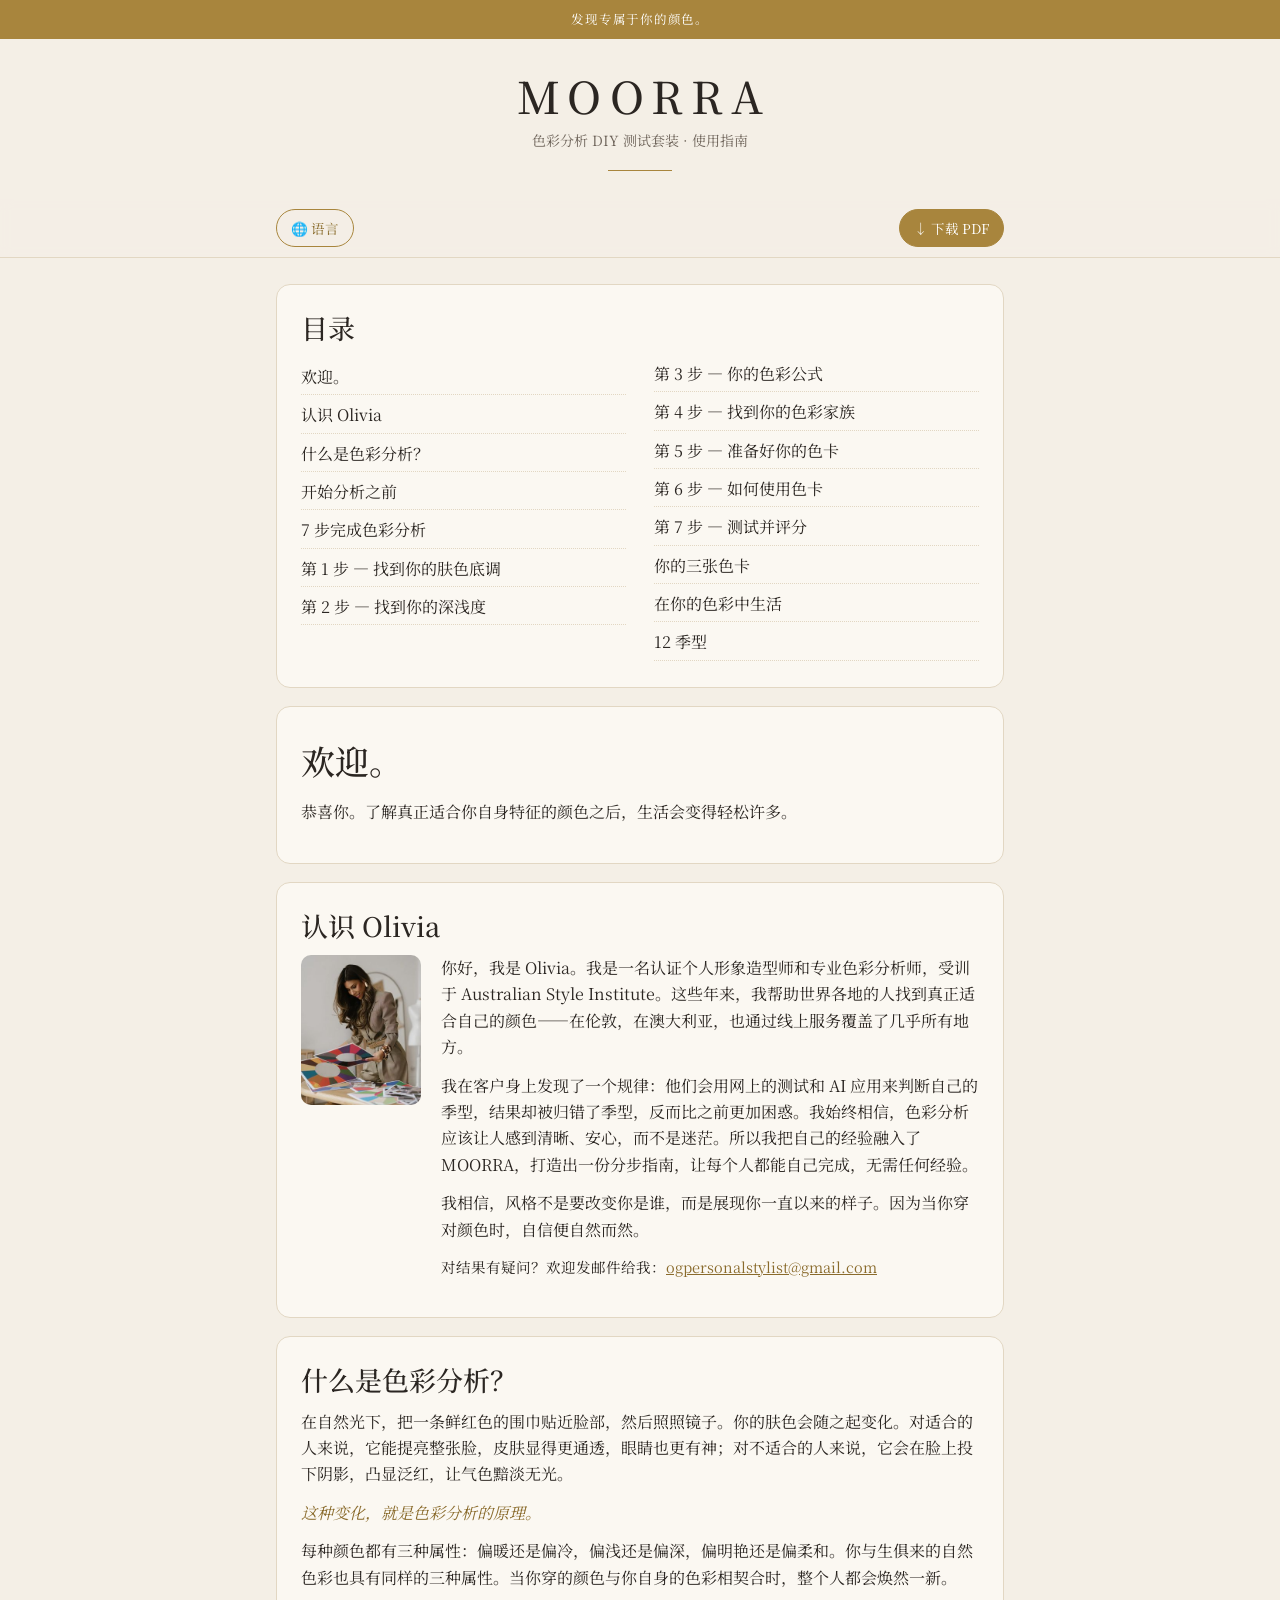
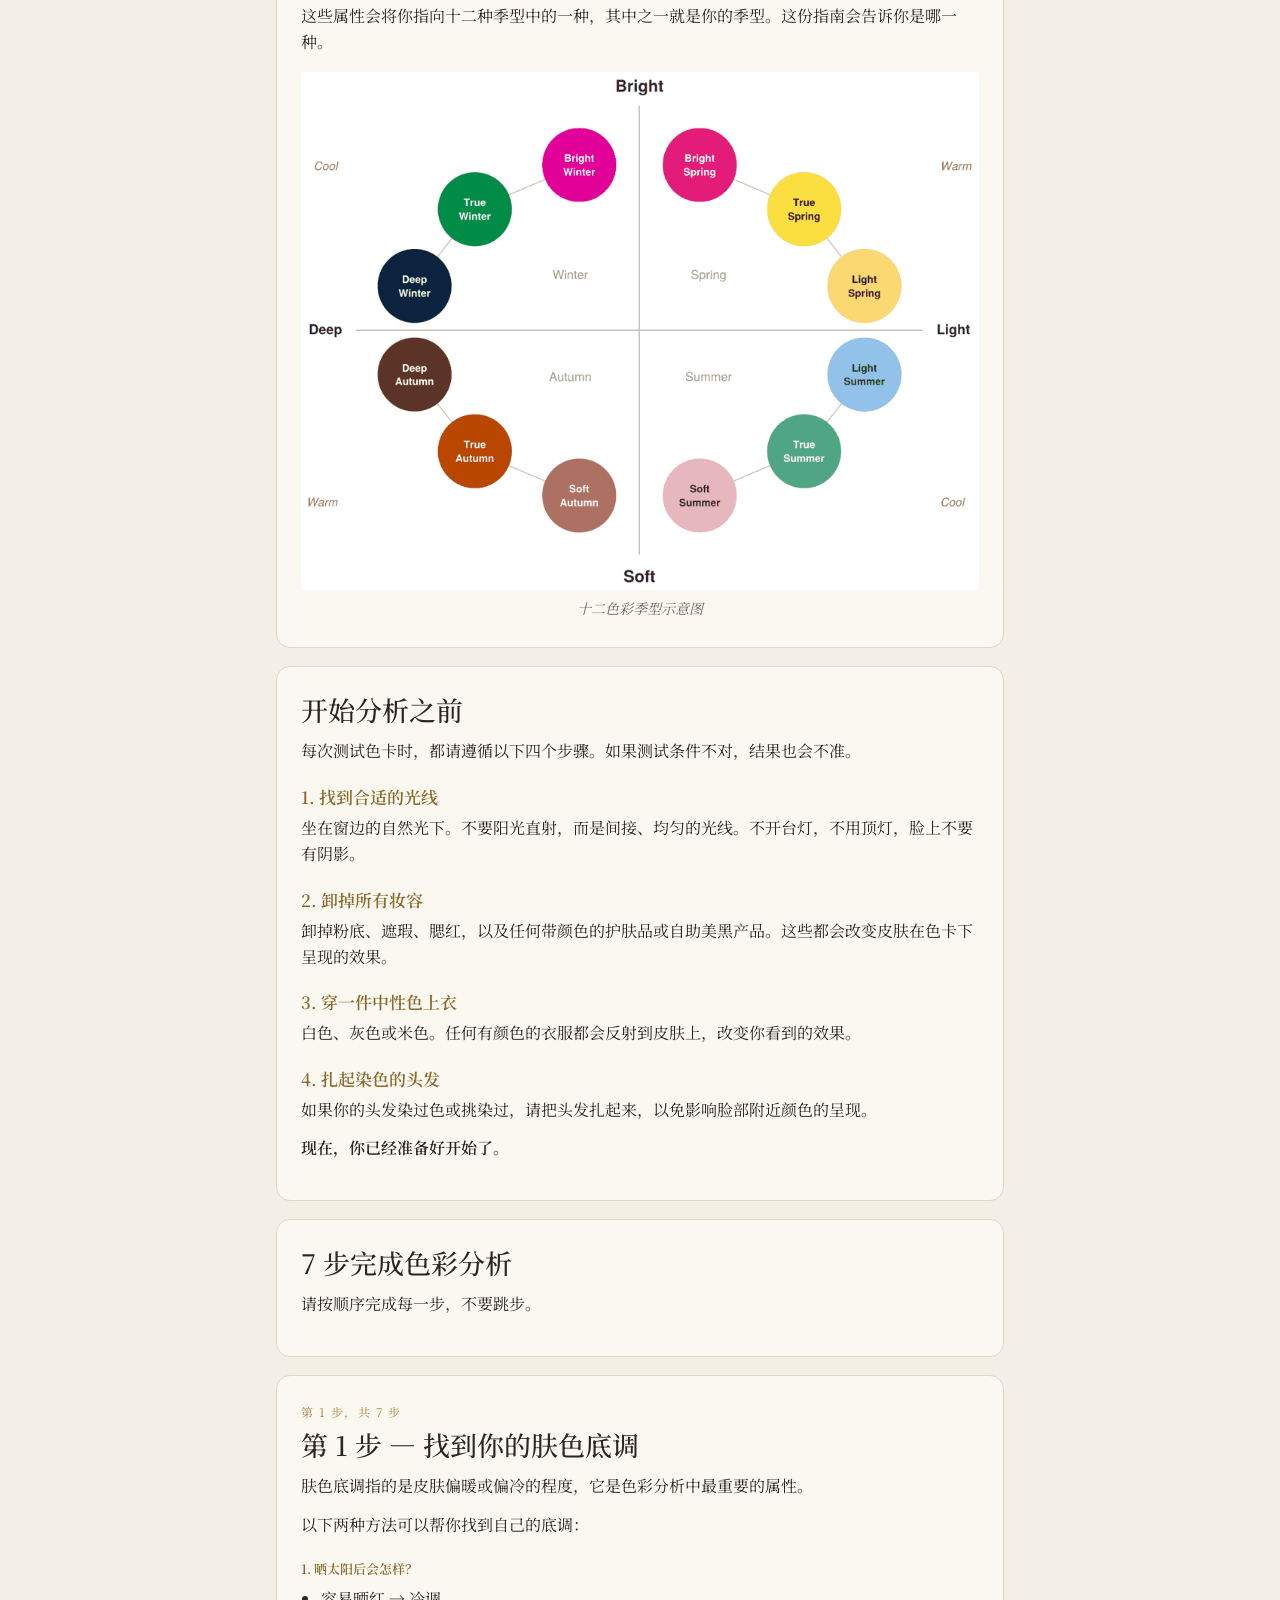
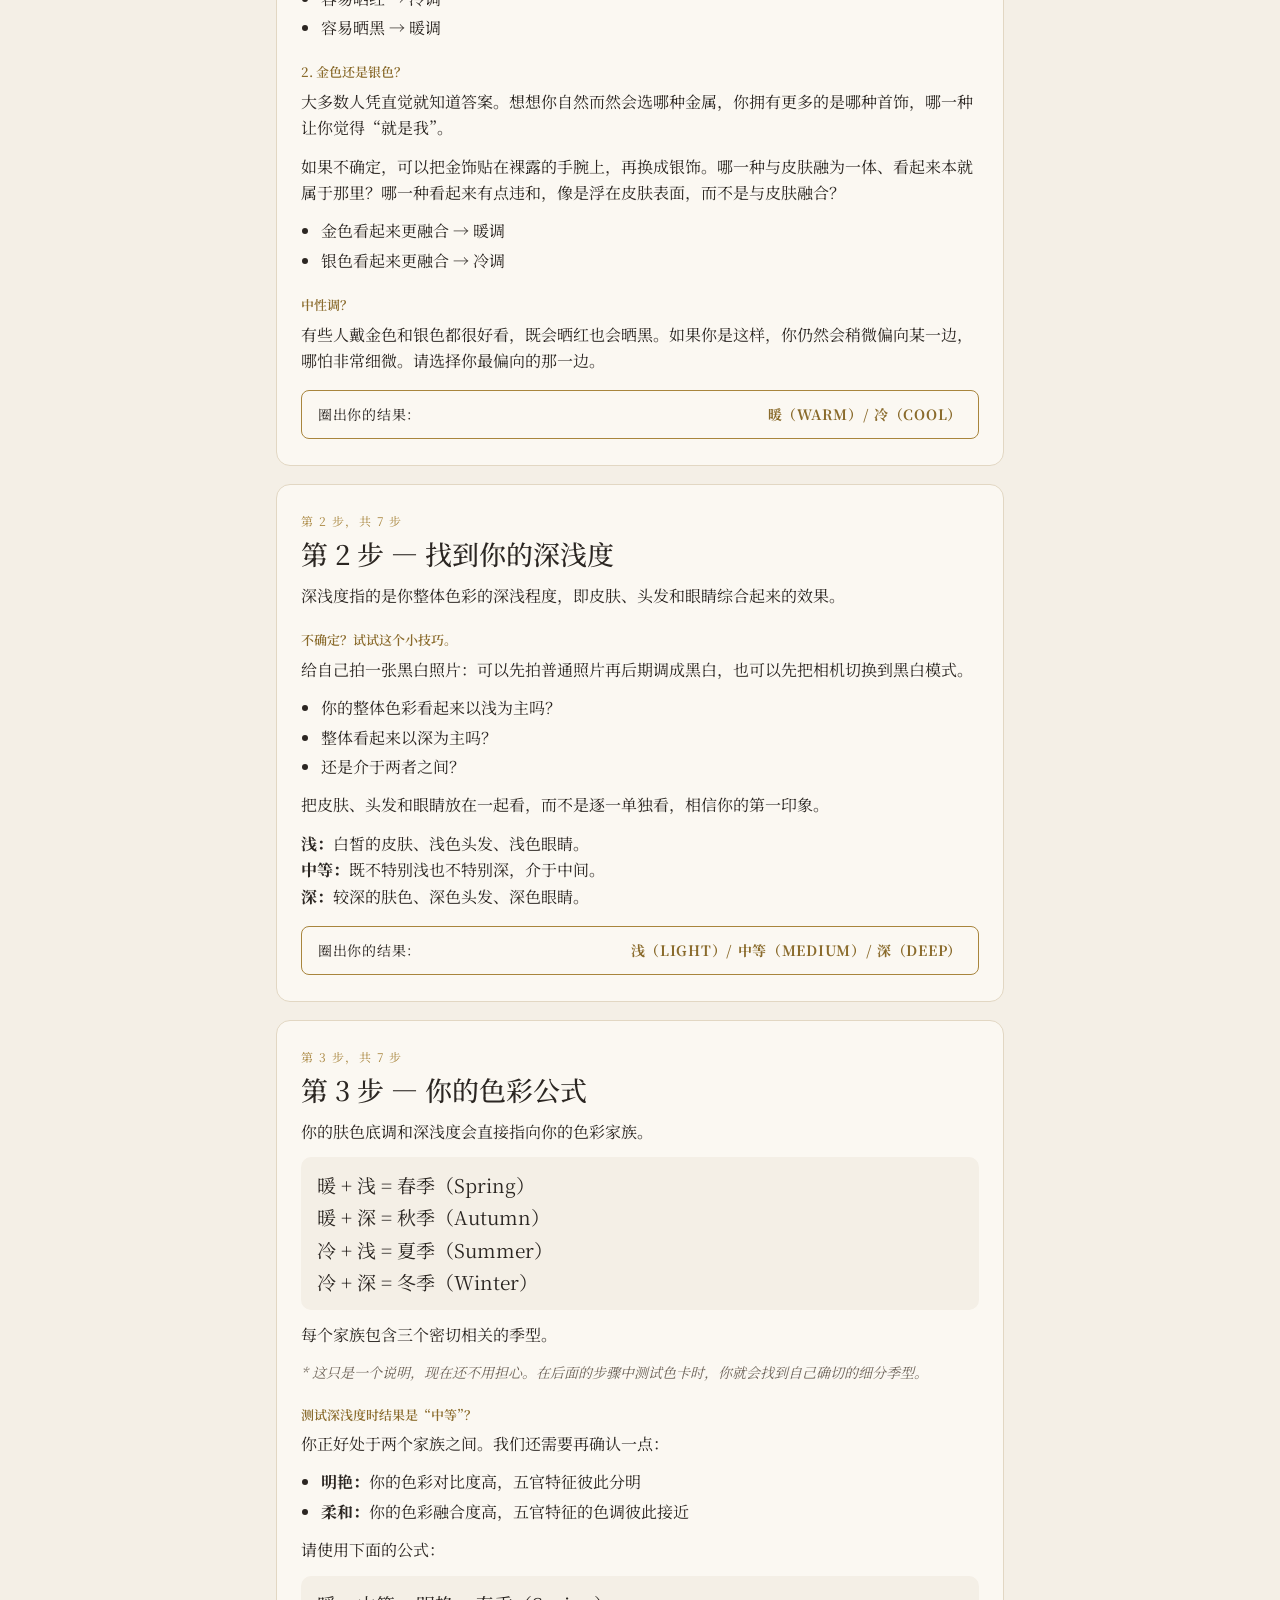
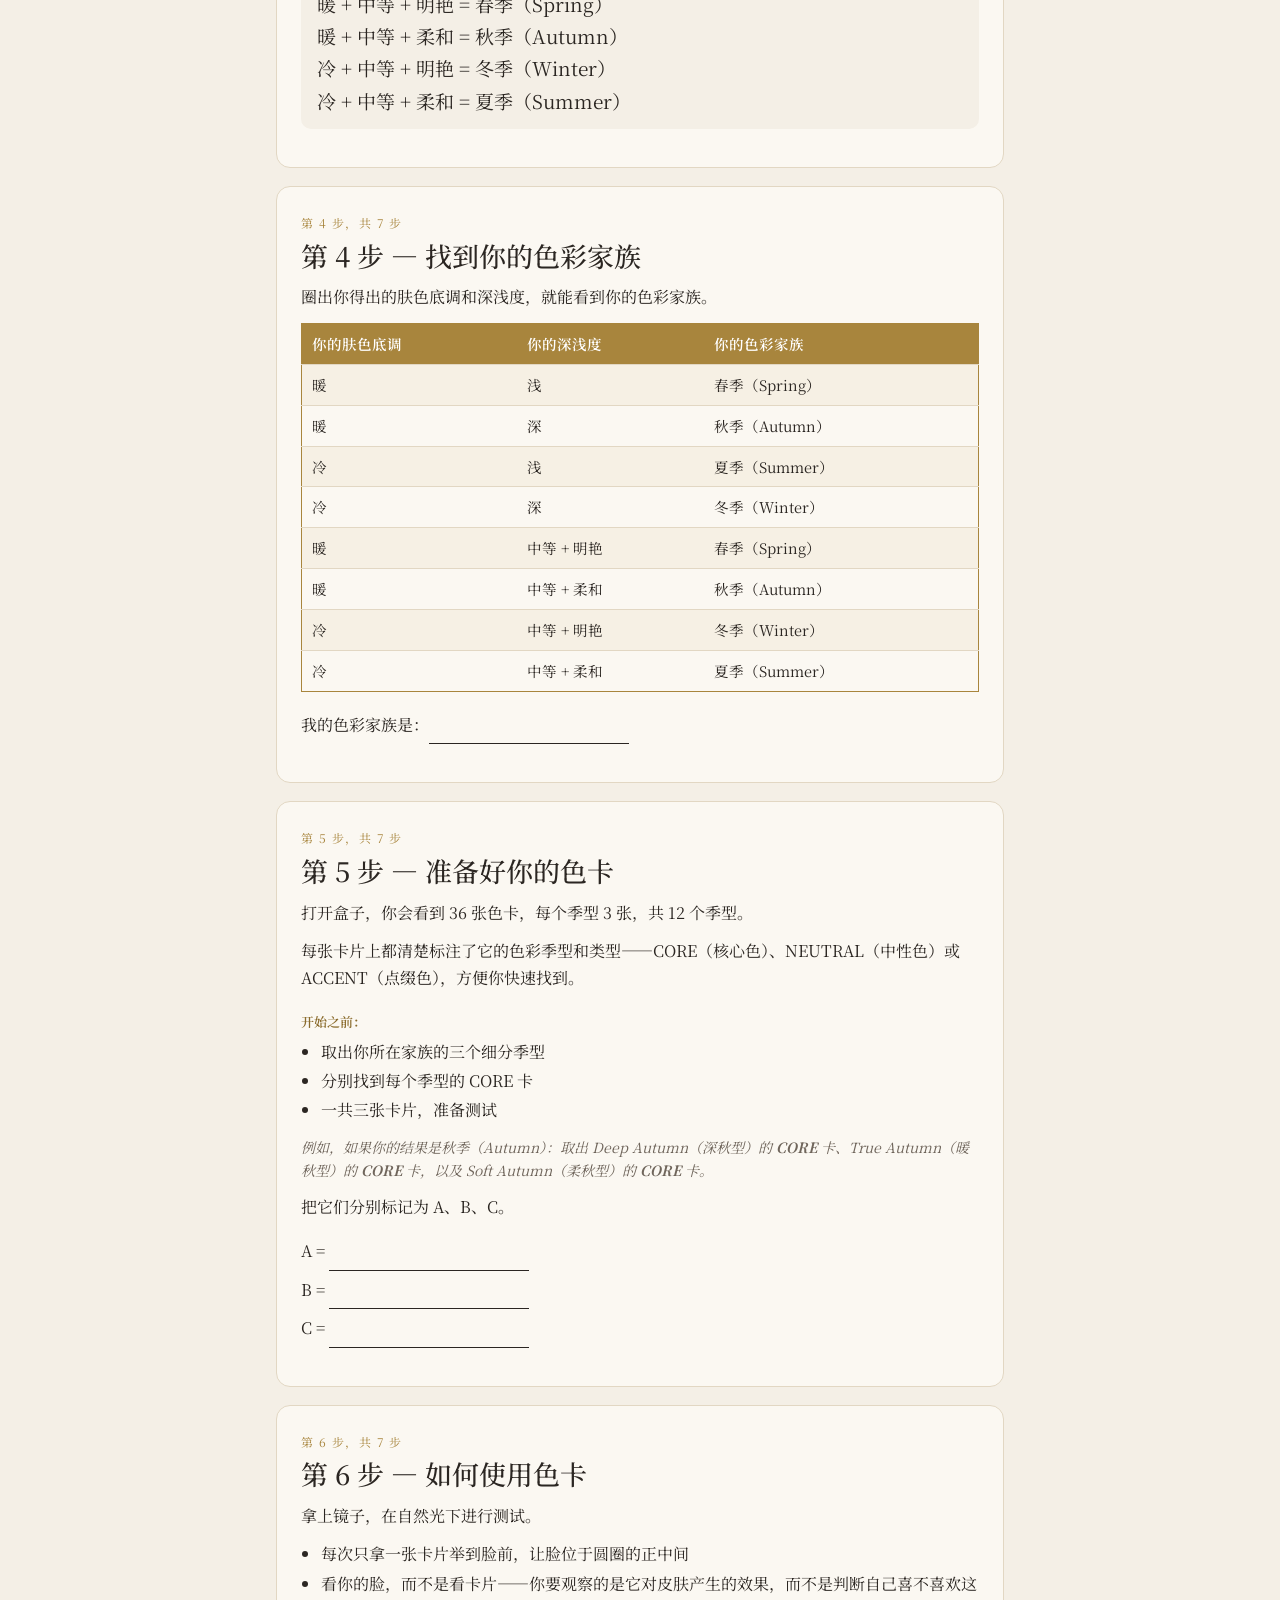
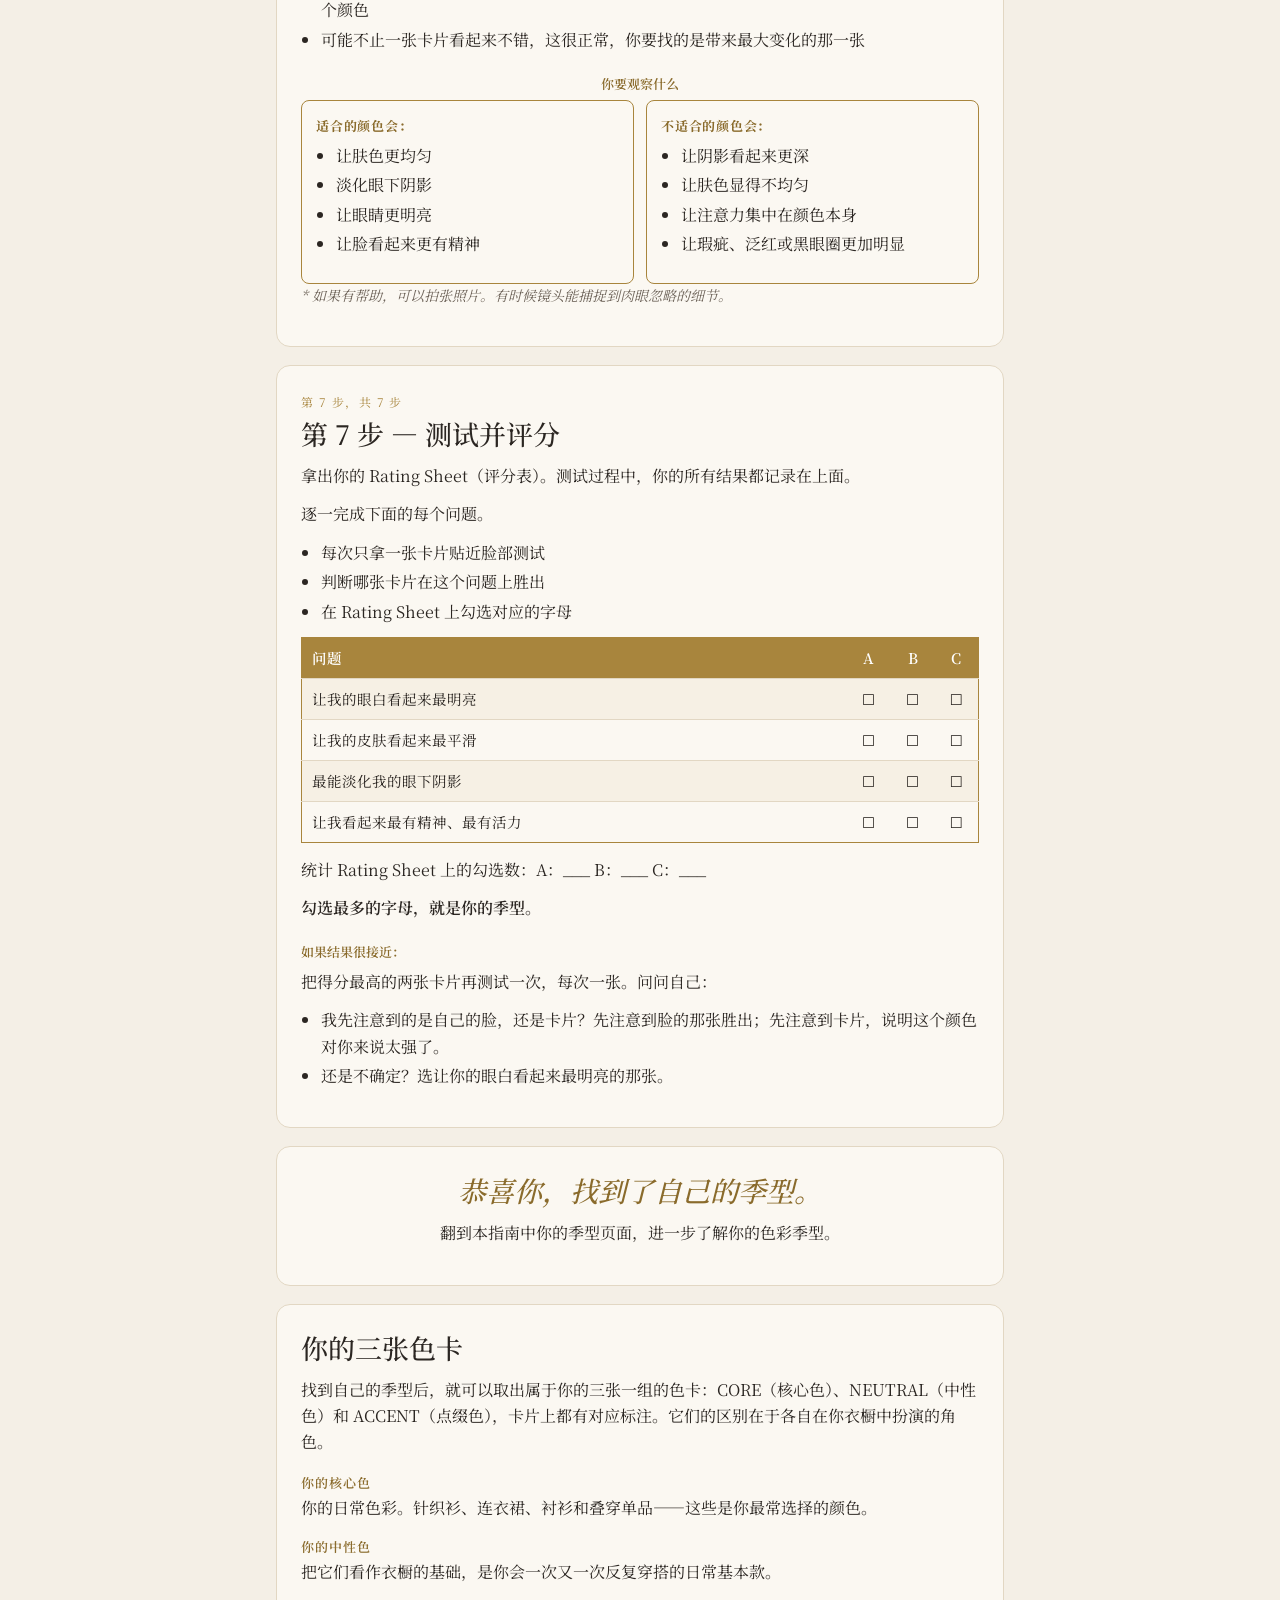
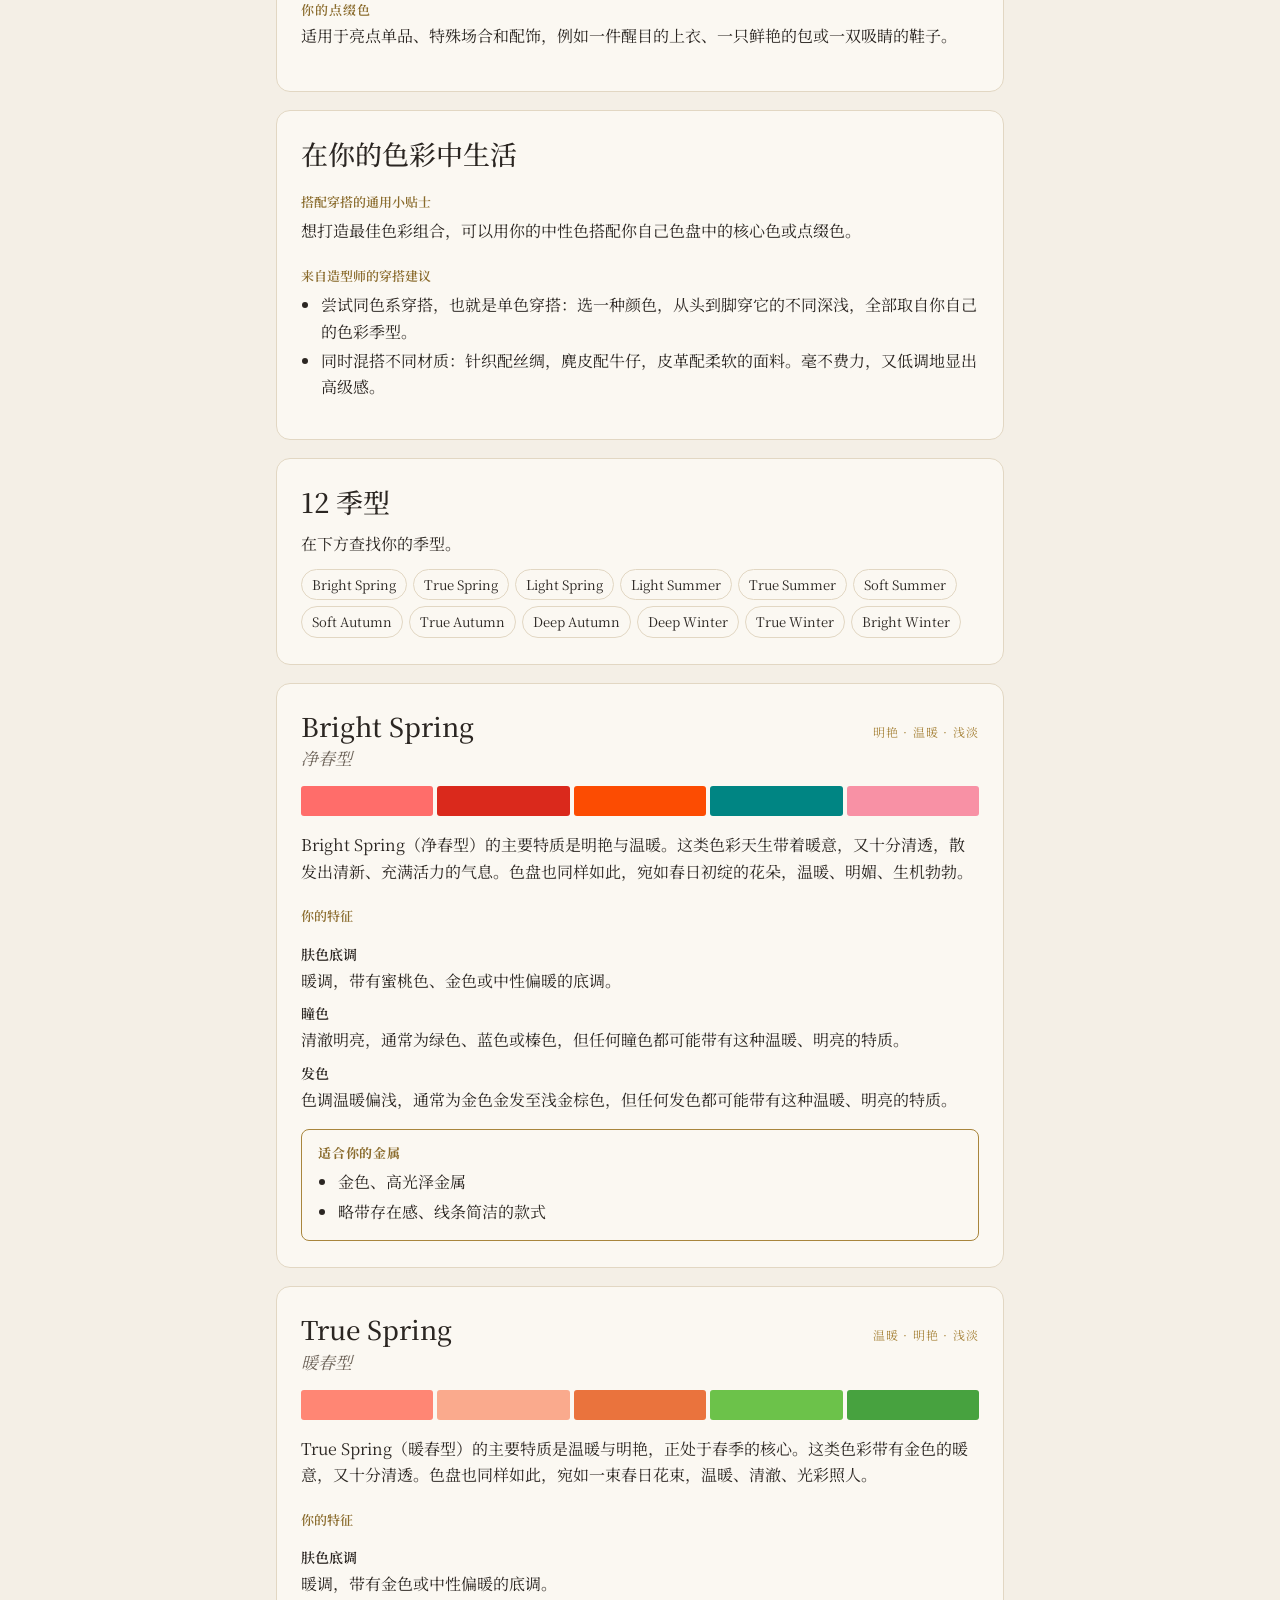
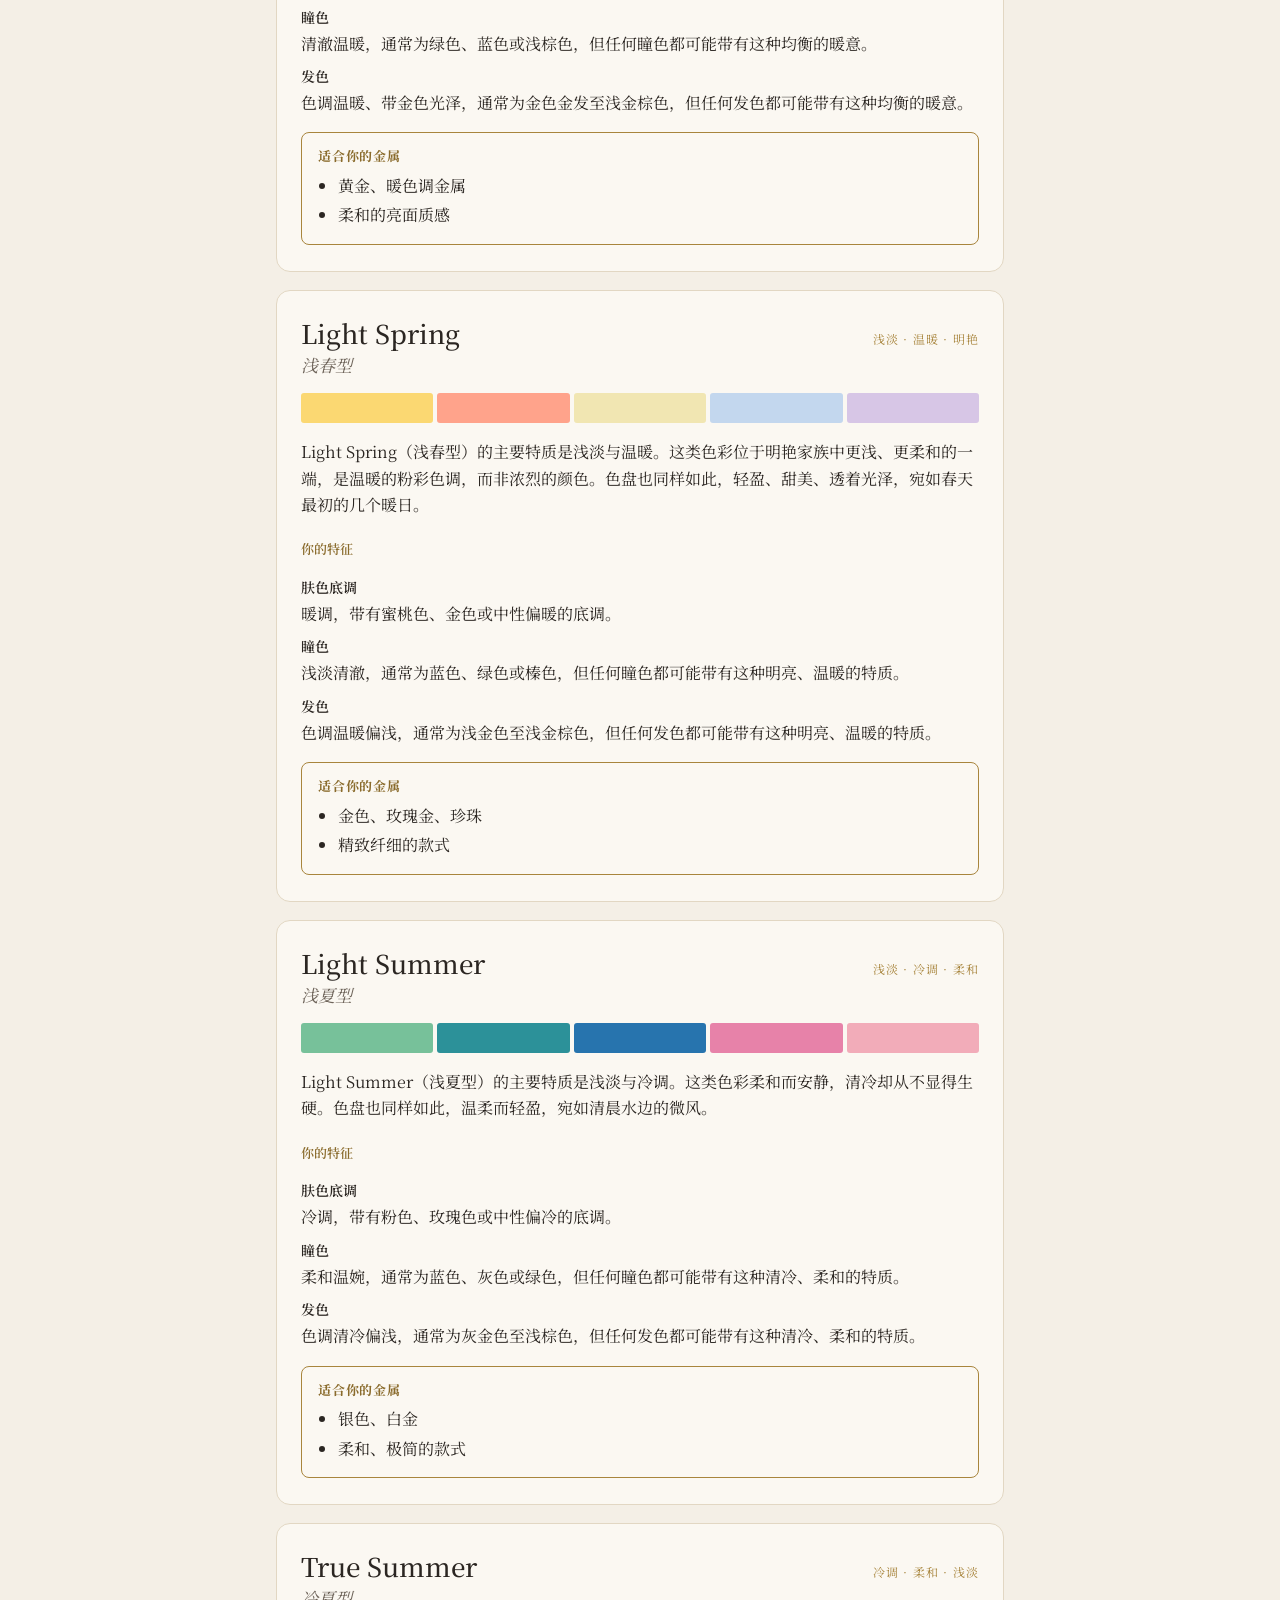
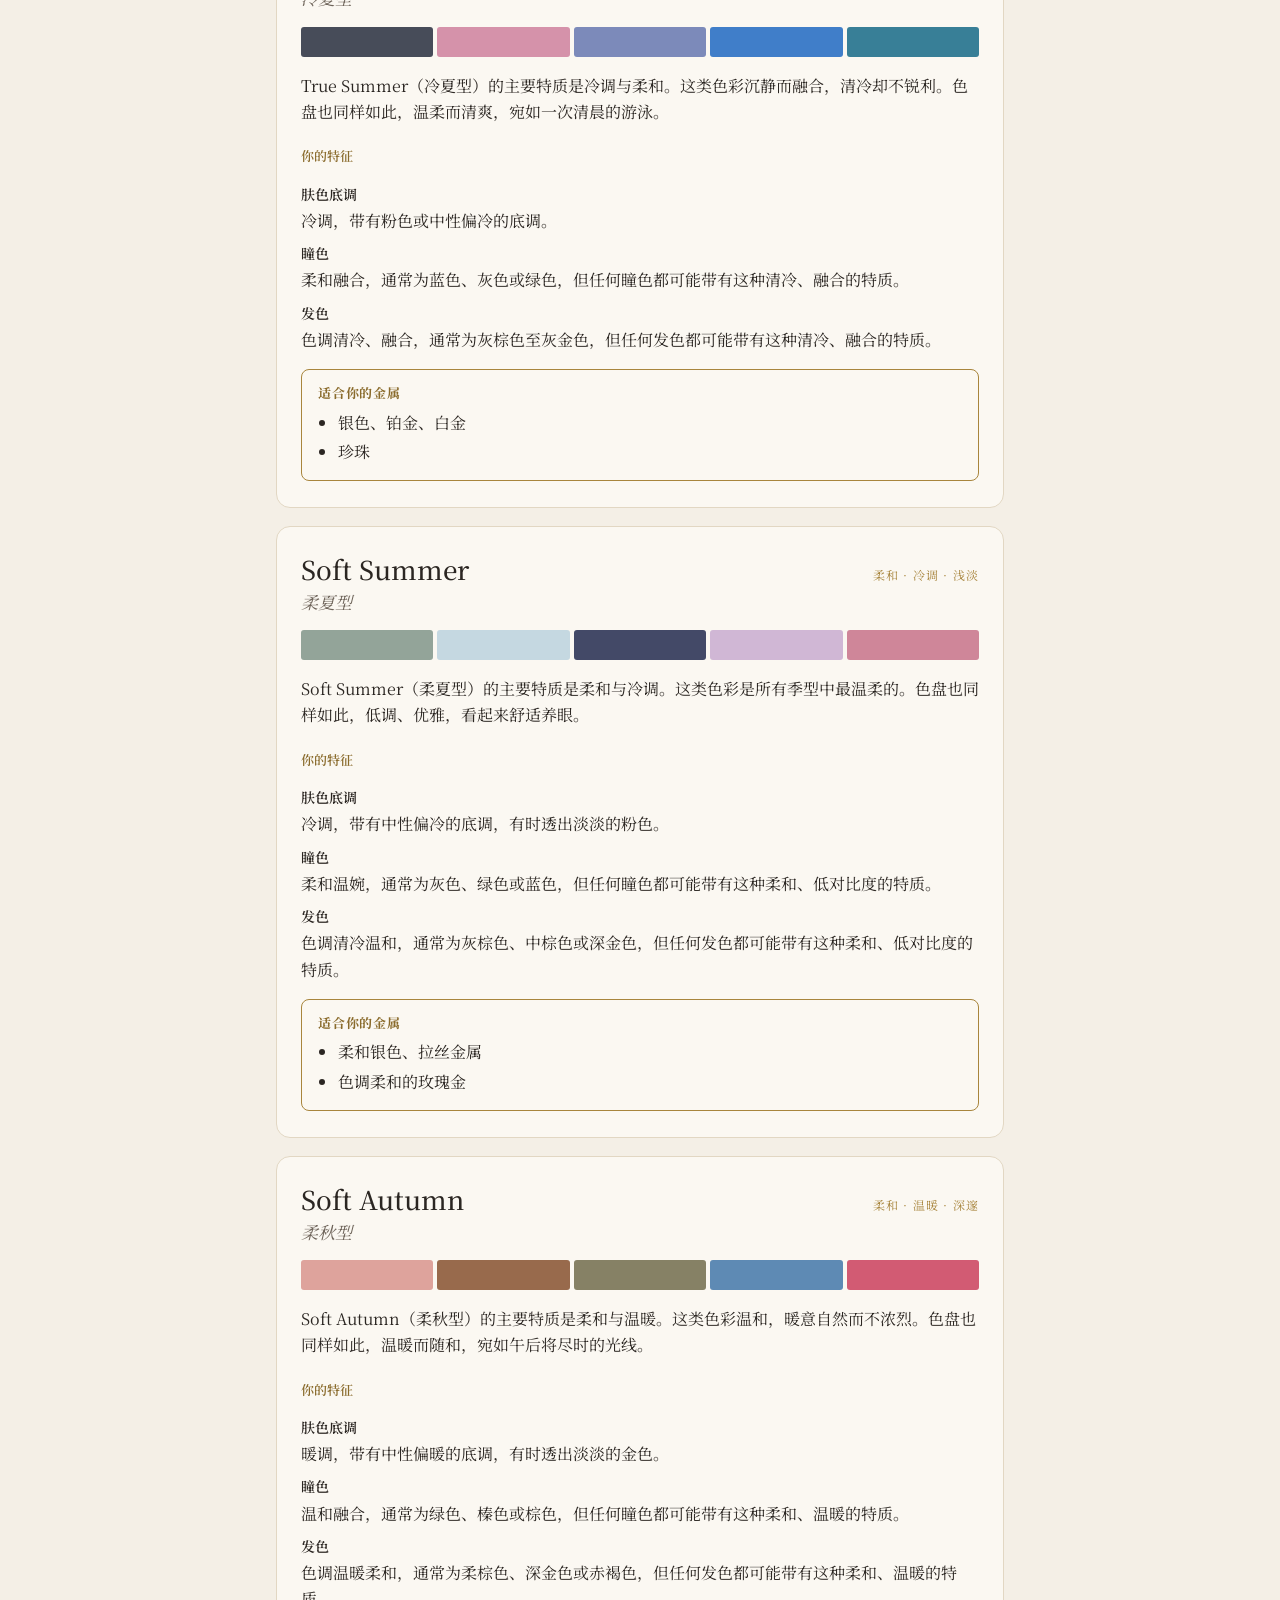
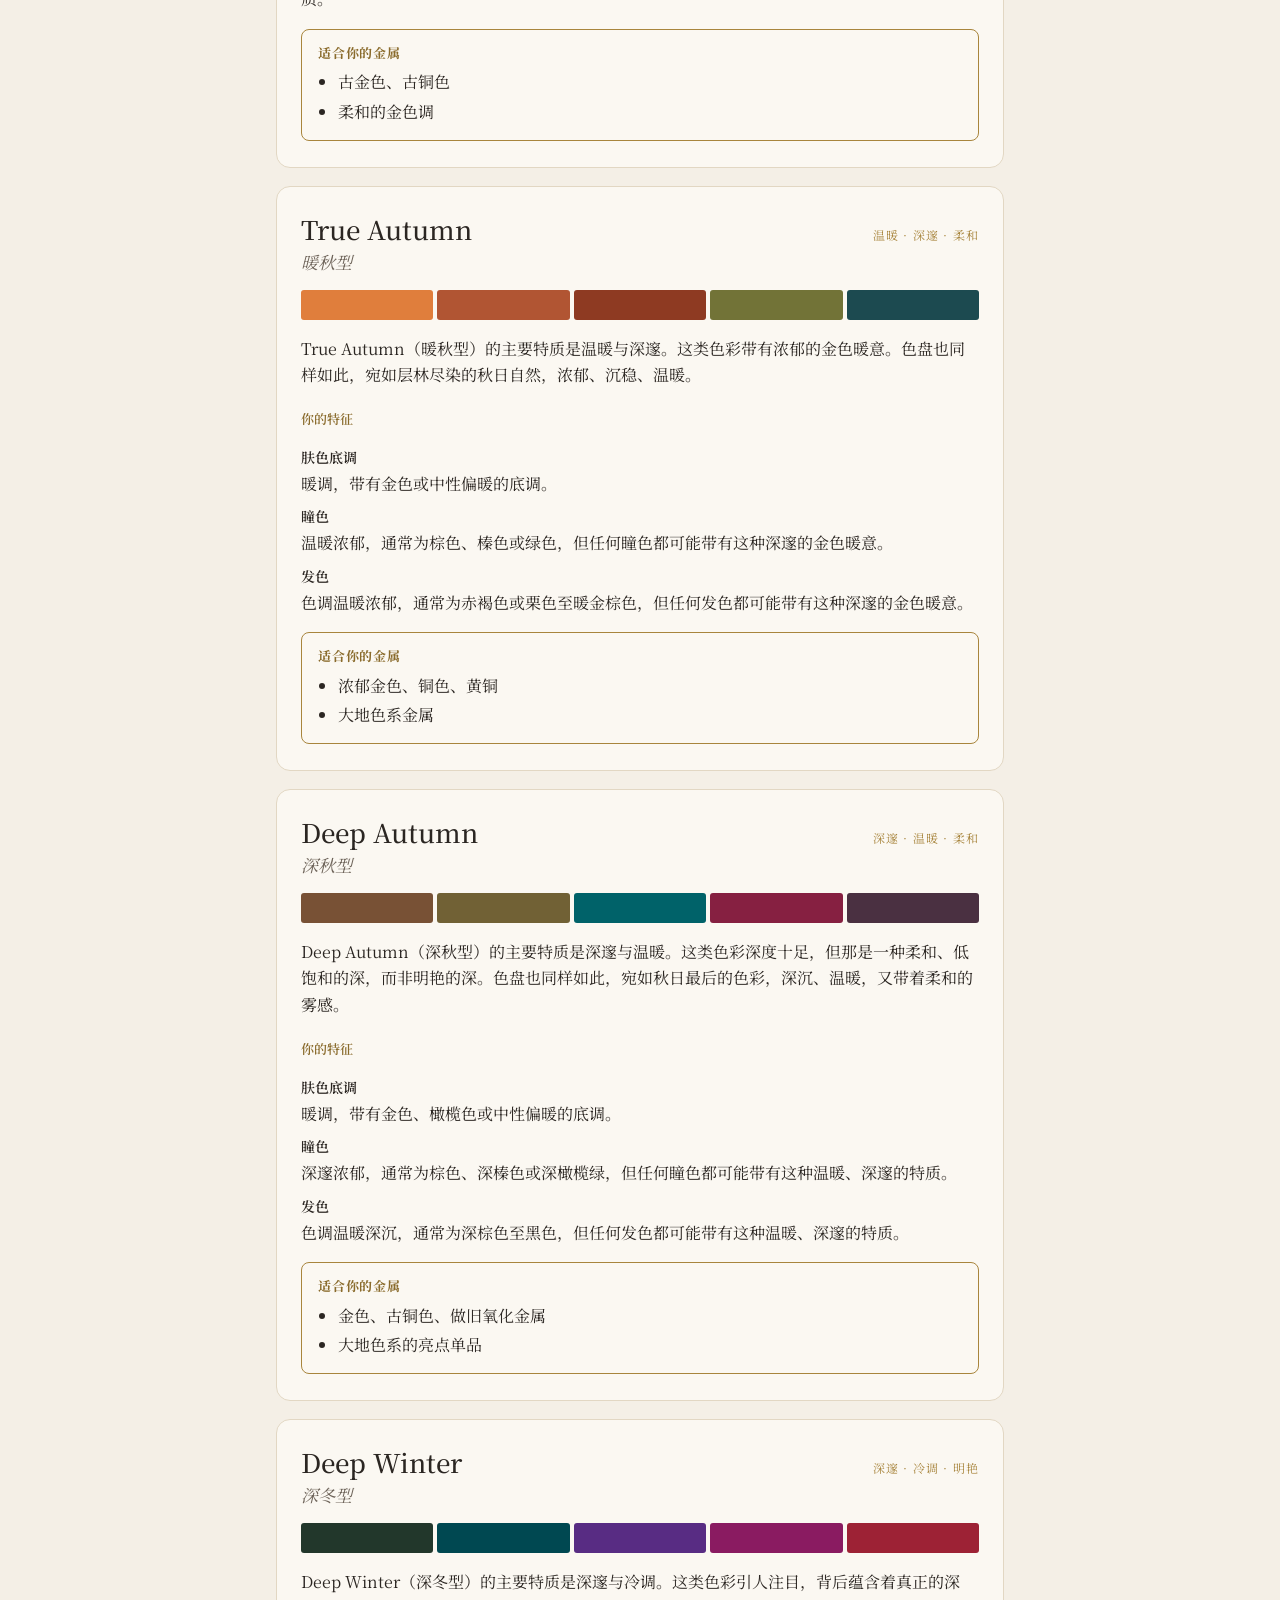
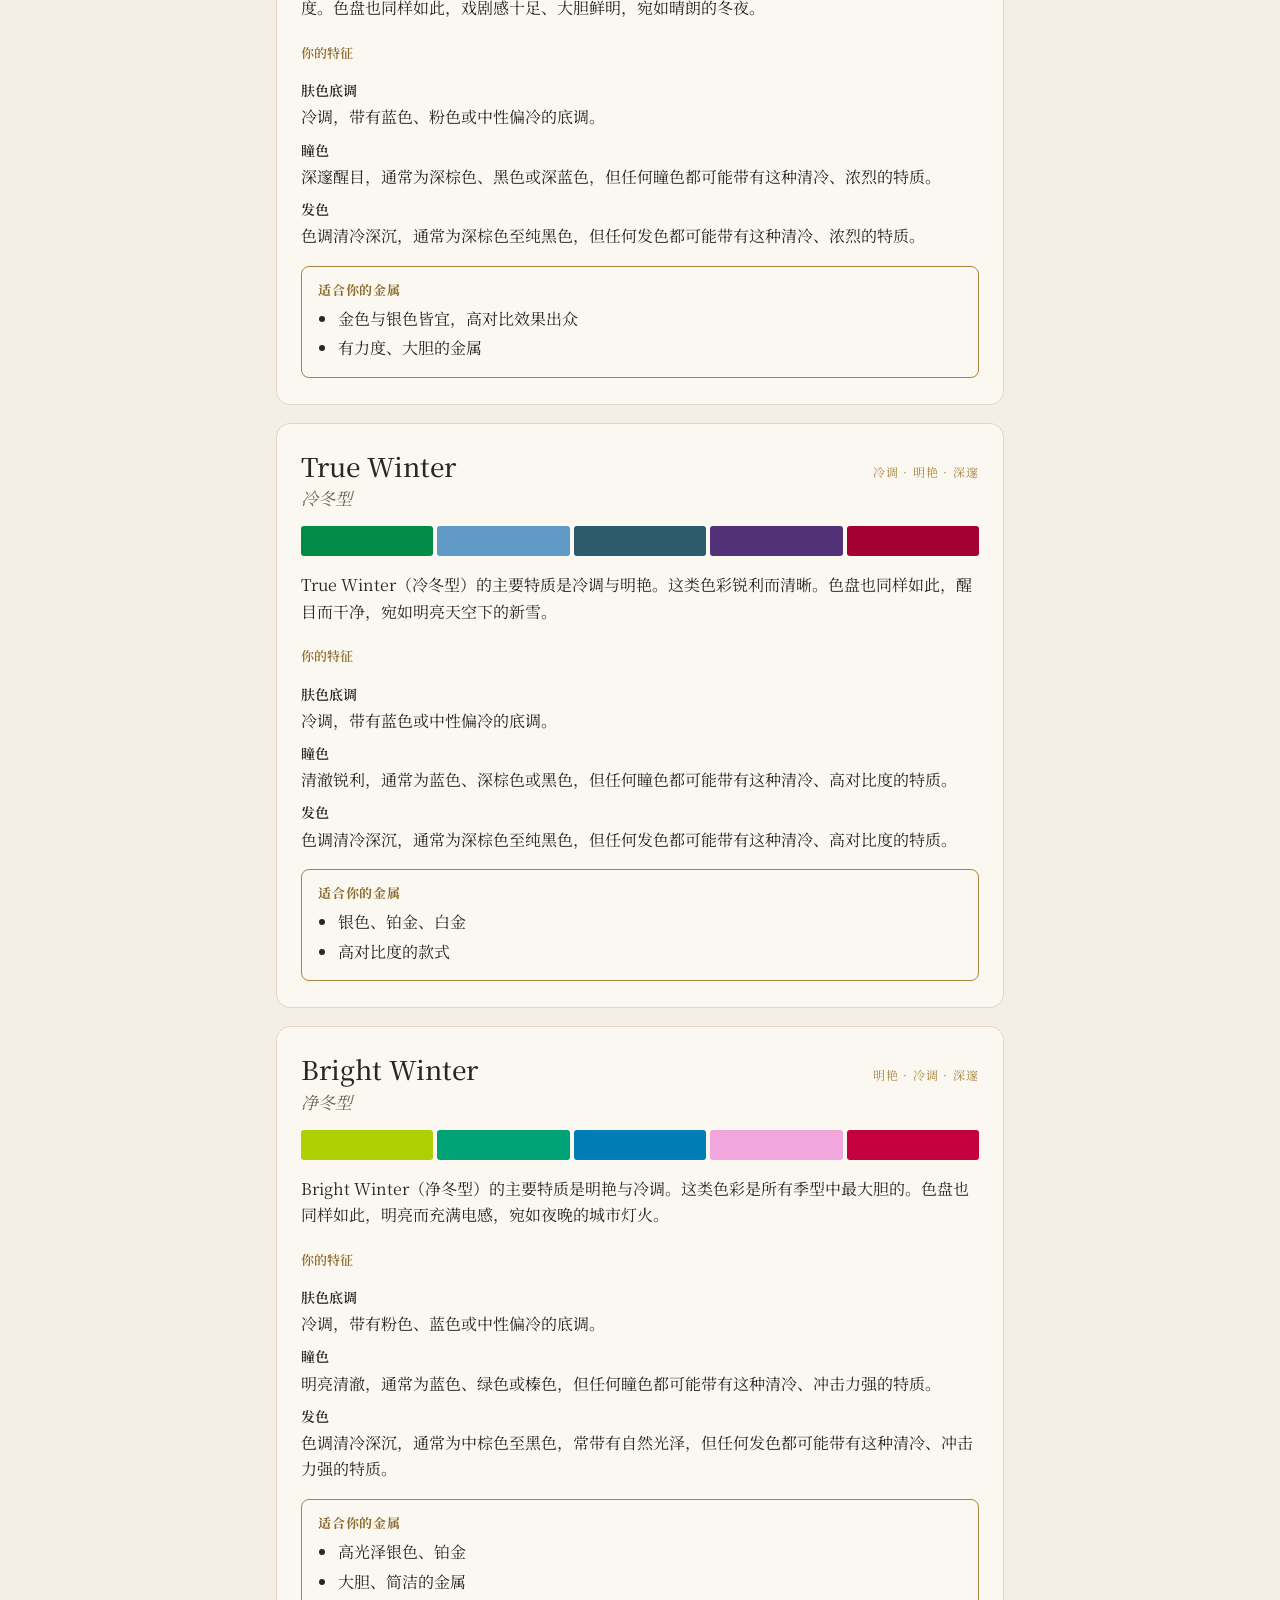
<file: guide/zh.html>
<!doctype html><html lang="zh-Hans" dir="ltr"><head><meta charset="utf-8"><meta name="viewport" content="width=device-width,initial-scale=1"><meta name="robots" content="noindex,nofollow"><title>MOORRA 色彩分析指南</title><link rel="icon" href="data:image/svg+xml,%3Csvg xmlns='http://www.w3.org/2000/svg' viewBox='0 0 32 32'%3E%3Crect width='32' height='32' rx='6' fill='%23a8853d'/%3E%3Ctext x='16' y='22' font-family='Georgia' font-size='18' fill='white' text-anchor='middle'%3EM%3C/text%3E%3C/svg%3E"><link rel="preconnect" href="https://fonts.googleapis.com"><link rel="preconnect" href="https://fonts.gstatic.com" crossorigin><link href="https://fonts.googleapis.com/css2?family=Cormorant+Garamond:ital,wght@0,400;0,500;0,600;1,400&family=Jost:wght@400;500;600&family=Noto+Serif+SC:wght@400;600&display=swap" rel="stylesheet"><link rel="stylesheet" href="style.css"><style>:root{--serif:'Noto Serif SC','Cormorant Garamond',Georgia,'Times New Roman',serif;--body:'Noto Serif SC','Jost',system-ui,-apple-system,'Segoe UI',sans-serif}</style></head>
<body>
<div class="band">发现专属于你的颜色。</div>
<header class="top"><p class="wm">MOORRA</p><p class="kit">色彩分析 DIY 测试套装 · 使用指南</p><div class="rule"></div></header>
<div class="bar noprint"><div class="in"><a class="btn" href="./">&#127760; 语言</a><button class="btn solid" onclick="window.print()">&#8595; 下载 PDF</button></div></div>
<main>
<section class="card toc cover-follow noprint"><h2>目录</h2><ol><li><a href="#welcome">欢迎。</a></li><li><a href="#bio">认识 Olivia</a></li><li><a href="#what">什么是色彩分析？</a></li><li><a href="#before">开始分析之前</a></li><li><a href="#intro7">7 步完成色彩分析</a></li><li><a href="#step1">第 1 步 — 找到你的肤色底调</a></li><li><a href="#step2">第 2 步 — 找到你的深浅度</a></li><li><a href="#step3">第 3 步 — 你的色彩公式</a></li><li><a href="#step4">第 4 步 — 找到你的色彩家族</a></li><li><a href="#step5">第 5 步 — 准备好你的色卡</a></li><li><a href="#step6">第 6 步 — 如何使用色卡</a></li><li><a href="#step7">第 7 步 — 测试并评分</a></li><li><a href="#three">你的三张色卡</a></li><li><a href="#living">在你的色彩中生活</a></li><li><a href="#seasons_intro">12 季型</a></li></ol></section>
<section class="card" id="welcome"><h1>欢迎。</h1><p>恭喜你。了解真正适合你自身特征的颜色之后，生活会变得轻松许多。</p>
</section>
<section class="card" id="bio"><h2>认识 Olivia</h2><div class="bio"><img src="olivia.jpg" alt="Olivia" width="120" height="150"><div><p>你好，我是 Olivia。我是一名认证个人形象造型师和专业色彩分析师，受训于 Australian Style Institute。这些年来，我帮助世界各地的人找到真正适合自己的颜色——在伦敦，在澳大利亚，也通过线上服务覆盖了几乎所有地方。</p><p>我在客户身上发现了一个规律：他们会用网上的测试和 AI 应用来判断自己的季型，结果却被归错了季型，反而比之前更加困惑。我始终相信，色彩分析应该让人感到清晰、安心，而不是迷茫。所以我把自己的经验融入了 MOORRA，打造出一份分步指南，让每个人都能自己完成，无需任何经验。</p><p>我相信，风格不是要改变你是谁，而是展现你一直以来的样子。因为当你穿对颜色时，自信便自然而然。</p><p class="contact">对结果有疑问？欢迎发邮件给我：<a href="mailto:ogpersonalstylist@gmail.com">ogpersonalstylist@gmail.com</a></p></div></div>
</section>
<section class="card" id="what"><h2>什么是色彩分析？</h2><p>在自然光下，把一条鲜红色的围巾贴近脸部，然后照照镜子。你的肤色会随之起变化。对适合的人来说，它能提亮整张脸，皮肤显得更通透，眼睛也更有神；对不适合的人来说，它会在脸上投下阴影，凸显泛红，让气色黯淡无光。</p><p class="em">这种变化，就是色彩分析的原理。</p><p>每种颜色都有三种属性：偏暖还是偏冷，偏浅还是偏深，偏明艳还是偏柔和。你与生俱来的自然色彩也具有同样的三种属性。当你穿的颜色与你自身的色彩相契合时，整个人都会焕然一新。</p><p>这些属性会将你指向十二种季型中的一种，其中之一就是你的季型。这份指南会告诉你是哪一种。</p><figure><img src="wheel.png" width="900" height="688" loading="lazy" alt="十二色彩季型图"><figcaption>十二色彩季型示意图</figcaption></figure>
</section>
<section class="card" id="before"><h2>开始分析之前</h2><p>每次测试色卡时，都请遵循以下四个步骤。如果测试条件不对，结果也会不准。</p><h3>1. 找到合适的光线</h3><p>坐在窗边的自然光下。不要阳光直射，而是间接、均匀的光线。不开台灯，不用顶灯，脸上不要有阴影。</p><h3>2. 卸掉所有妆容</h3><p>卸掉粉底、遮瑕、腮红，以及任何带颜色的护肤品或自助美黑产品。这些都会改变皮肤在色卡下呈现的效果。</p><h3>3. 穿一件中性色上衣</h3><p>白色、灰色或米色。任何有颜色的衣服都会反射到皮肤上，改变你看到的效果。</p><h3>4. 扎起染色的头发</h3><p>如果你的头发染过色或挑染过，请把头发扎起来，以免影响脸部附近颜色的呈现。</p><p class="strong">现在，你已经准备好开始了。</p>
</section>
<section class="card" id="intro7"><h2>7 步完成色彩分析</h2><p>请按顺序完成每一步，不要跳步。</p>
</section>
<section class="card" id="step1"><p class="kicker">第 1 步，共 7 步</p><h2>第 1 步 — 找到你的肤色底调</h2><p>肤色底调指的是皮肤偏暖或偏冷的程度，它是色彩分析中最重要的属性。</p><p>以下两种方法可以帮你找到自己的底调：</p><h4>1. 晒太阳后会怎样？</h4><ul><li>容易晒红 → 冷调</li><li>容易晒黑 → 暖调</li></ul><h4>2. 金色还是银色？</h4><p>大多数人凭直觉就知道答案。想想你自然而然会选哪种金属，你拥有更多的是哪种首饰，哪一种让你觉得“就是我”。</p><p>如果不确定，可以把金饰贴在裸露的手腕上，再换成银饰。哪一种与皮肤融为一体、看起来本就属于那里？哪一种看起来有点违和，像是浮在皮肤表面，而不是与皮肤融合？</p><ul><li>金色看起来更融合 → 暖调</li><li>银色看起来更融合 → 冷调</li></ul><h4>中性调？</h4><p>有些人戴金色和银色都很好看，既会晒红也会晒黑。如果你是这样，你仍然会稍微偏向某一边，哪怕非常细微。请选择你最偏向的那一边。</p><div class="result"><span>圈出你的结果：</span><b>暖（WARM）/ 冷（COOL）</b></div>
</section>
<section class="card" id="step2"><p class="kicker">第 2 步，共 7 步</p><h2>第 2 步 — 找到你的深浅度</h2><p>深浅度指的是你整体色彩的深浅程度，即皮肤、头发和眼睛综合起来的效果。</p><h4>不确定？试试这个小技巧。</h4><p>给自己拍一张黑白照片：可以先拍普通照片再后期调成黑白，也可以先把相机切换到黑白模式。</p><ul><li>你的整体色彩看起来以浅为主吗？</li><li>整体看起来以深为主吗？</li><li>还是介于两者之间？</li></ul><p>把皮肤、头发和眼睛放在一起看，而不是逐一单独看，相信你的第一印象。</p><p><b>浅：</b>白皙的皮肤、浅色头发、浅色眼睛。<br><b>中等：</b>既不特别浅也不特别深，介于中间。<br><b>深：</b>较深的肤色、深色头发、深色眼睛。</p><div class="result"><span>圈出你的结果：</span><b>浅（LIGHT）/ 中等（MEDIUM）/ 深（DEEP）</b></div>
</section>
<section class="card" id="step3"><p class="kicker">第 3 步，共 7 步</p><h2>第 3 步 — 你的色彩公式</h2><p>你的肤色底调和深浅度会直接指向你的色彩家族。</p><p class="eq">暖 + 浅 = 春季（Spring）<br>暖 + 深 = 秋季（Autumn）<br>冷 + 浅 = 夏季（Summer）<br>冷 + 深 = 冬季（Winter）</p><p>每个家族包含三个密切相关的季型。</p><p class="note">* 这只是一个说明，现在还不用担心。在后面的步骤中测试色卡时，你就会找到自己确切的细分季型。</p><h4>测试深浅度时结果是“中等”？</h4><p>你正好处于两个家族之间。我们还需要再确认一点：</p><ul><li><b>明艳：</b>你的色彩对比度高，五官特征彼此分明</li><li><b>柔和：</b>你的色彩融合度高，五官特征的色调彼此接近</li></ul><p>请使用下面的公式：</p><p class="eq">暖 + 中等 + 明艳 = 春季（Spring）<br>暖 + 中等 + 柔和 = 秋季（Autumn）<br>冷 + 中等 + 明艳 = 冬季（Winter）<br>冷 + 中等 + 柔和 = 夏季（Summer）</p>
</section>
<section class="card" id="step4"><p class="kicker">第 4 步，共 7 步</p><h2>第 4 步 — 找到你的色彩家族</h2><p>圈出你得出的肤色底调和深浅度，就能看到你的色彩家族。</p><table><thead><tr><th>你的肤色底调</th><th>你的深浅度</th><th>你的色彩家族</th></tr></thead><tbody><tr><td>暖</td><td>浅</td><td>春季（Spring）</td></tr><tr><td>暖</td><td>深</td><td>秋季（Autumn）</td></tr><tr><td>冷</td><td>浅</td><td>夏季（Summer）</td></tr><tr><td>冷</td><td>深</td><td>冬季（Winter）</td></tr><tr><td>暖</td><td>中等 + 明艳</td><td>春季（Spring）</td></tr><tr><td>暖</td><td>中等 + 柔和</td><td>秋季（Autumn）</td></tr><tr><td>冷</td><td>中等 + 明艳</td><td>冬季（Winter）</td></tr><tr><td>冷</td><td>中等 + 柔和</td><td>夏季（Summer）</td></tr></tbody></table><p class="fill">我的色彩家族是：<span class="line"></span></p>
</section>
<section class="card" id="step5"><p class="kicker">第 5 步，共 7 步</p><h2>第 5 步 — 准备好你的色卡</h2><p>打开盒子，你会看到 36 张色卡，每个季型 3 张，共 12 个季型。</p><p>每张卡片上都清楚标注了它的色彩季型和类型——CORE（核心色）、NEUTRAL（中性色）或 ACCENT（点缀色），方便你快速找到。</p><h4>开始之前：</h4><ul><li>取出你所在家族的三个细分季型</li><li>分别找到每个季型的 CORE 卡</li><li>一共三张卡片，准备测试</li></ul><p class="note">例如，如果你的结果是秋季（Autumn）：取出 Deep Autumn（深秋型）的 <b>CORE</b> 卡、True Autumn（暖秋型）的 <b>CORE</b> 卡，以及 Soft Autumn（柔秋型）的 <b>CORE</b> 卡。</p><p>把它们分别标记为 A、B、C。</p><p class="fill">A = <span class="line"></span><br>B = <span class="line"></span><br>C = <span class="line"></span></p>
</section>
<section class="card" id="step6"><p class="kicker">第 6 步，共 7 步</p><h2>第 6 步 — 如何使用色卡</h2><p>拿上镜子，在自然光下进行测试。</p><ul><li>每次只拿一张卡片举到脸前，让脸位于圆圈的正中间</li><li>看你的脸，而不是看卡片——你要观察的是它对皮肤产生的效果，而不是判断自己喜不喜欢这个颜色</li><li>可能不止一张卡片看起来不错，这很正常，你要找的是带来最大变化的那一张</li></ul><h4 class="center">你要观察什么</h4><div class="two"><div class="box"><h5>适合的颜色会：</h5><ul><li>让肤色更均匀</li><li>淡化眼下阴影</li><li>让眼睛更明亮</li><li>让脸看起来更有精神</li></ul></div><div class="box"><h5>不适合的颜色会：</h5><ul><li>让阴影看起来更深</li><li>让肤色显得不均匀</li><li>让注意力集中在颜色本身</li><li>让瑕疵、泛红或黑眼圈更加明显</li></ul></div></div><p class="note">* 如果有帮助，可以拍张照片。有时候镜头能捕捉到肉眼忽略的细节。</p>
</section>
<section class="card" id="step7"><p class="kicker">第 7 步，共 7 步</p><h2>第 7 步 — 测试并评分</h2><p>拿出你的 Rating Sheet（评分表）。测试过程中，你的所有结果都记录在上面。</p><p>逐一完成下面的每个问题。</p><ul><li>每次只拿一张卡片贴近脸部测试</li><li>判断哪张卡片在这个问题上胜出</li><li>在 Rating Sheet 上勾选对应的字母</li></ul><table class="score"><thead><tr><th>问题</th><th>A</th><th>B</th><th>C</th></tr></thead><tbody><tr><td>让我的眼白看起来最明亮</td><td>☐</td><td>☐</td><td>☐</td></tr><tr><td>让我的皮肤看起来最平滑</td><td>☐</td><td>☐</td><td>☐</td></tr><tr><td>最能淡化我的眼下阴影</td><td>☐</td><td>☐</td><td>☐</td></tr><tr><td>让我看起来最有精神、最有活力</td><td>☐</td><td>☐</td><td>☐</td></tr></tbody></table><p>统计 Rating Sheet 上的勾选数：A：___ B：___ C：___</p><p class="strong">勾选最多的字母，就是你的季型。</p><h4>如果结果很接近：</h4><p>把得分最高的两张卡片再测试一次，每次一张。问问自己：</p><ul><li>我先注意到的是自己的脸，还是卡片？先注意到脸的那张胜出；先注意到卡片，说明这个颜色对你来说太强了。</li><li>还是不确定？选让你的眼白看起来最明亮的那张。</li></ul>
</section>
<section class="card" id="congrats"><h2 class="script">恭喜你，找到了自己的季型。</h2><p>翻到本指南中你的季型页面，进一步了解你的色彩季型。</p>
</section>
<section class="card" id="three"><h2>你的三张色卡</h2><p>找到自己的季型后，就可以取出属于你的三张一组的色卡：CORE（核心色）、NEUTRAL（中性色）和 ACCENT（点缀色），卡片上都有对应标注。它们的区别在于各自在你衣橱中扮演的角色。</p><dl><dt>你的核心色</dt><dd>你的日常色彩。针织衫、连衣裙、衬衫和叠穿单品——这些是你最常选择的颜色。</dd><dt>你的中性色</dt><dd>把它们看作衣橱的基础，是你会一次又一次反复穿搭的日常基本款。</dd><dt>你的点缀色</dt><dd>适用于亮点单品、特殊场合和配饰，例如一件醒目的上衣、一只鲜艳的包或一双吸睛的鞋子。</dd></dl>
</section>
<section class="card" id="living"><h2>在你的色彩中生活</h2><h4>搭配穿搭的通用小贴士</h4><p>想打造最佳色彩组合，可以用你的中性色搭配你自己色盘中的核心色或点缀色。</p><h4>来自造型师的穿搭建议</h4><ul><li>尝试同色系穿搭，也就是单色穿搭：选一种颜色，从头到脚穿它的不同深浅，全部取自你自己的色彩季型。</li><li>同时混搭不同材质：针织配丝绸，麂皮配牛仔，皮革配柔软的面料。毫不费力，又低调地显出高级感。</li></ul>
</section>
<section class="card" id="seasons_intro"><h2>12 季型</h2><p>在下方查找你的季型。</p>
<div class="sgrid-nav noprint"><a href="#s-bright-spring">Bright Spring</a><a href="#s-true-spring">True Spring</a><a href="#s-light-spring">Light Spring</a><a href="#s-light-summer">Light Summer</a><a href="#s-true-summer">True Summer</a><a href="#s-soft-summer">Soft Summer</a><a href="#s-soft-autumn">Soft Autumn</a><a href="#s-true-autumn">True Autumn</a><a href="#s-deep-autumn">Deep Autumn</a><a href="#s-deep-winter">Deep Winter</a><a href="#s-true-winter">True Winter</a><a href="#s-bright-winter">Bright Winter</a></div>
</section>
<section class="card season" id="s-bright-spring"><div class="head"><div><h2 class="sname" lang="en" dir="ltr">Bright Spring</h2><p class="slocal">净春型</p></div><span class="tags">明艳 · 温暖 · 浅淡</span></div><div class="sw"><span style="background:#ff6d6a"></span><span style="background:#da291c"></span><span style="background:#fc4c02"></span><span style="background:#008583"></span><span style="background:#f891a5"></span></div><p>Bright Spring（净春型）的主要特质是明艳与温暖。这类色彩天生带着暖意，又十分清透，散发出清新、充满活力的气息。色盘也同样如此，宛如春日初绽的花朵，温暖、明媚、生机勃勃。</p><h4>你的特征</h4><dl class="feat"><dt>肤色底调</dt><dd>暖调，带有蜜桃色、金色或中性偏暖的底调。</dd><dt>瞳色</dt><dd>清澈明亮，通常为绿色、蓝色或榛色，但任何瞳色都可能带有这种温暖、明亮的特质。</dd><dt>发色</dt><dd>色调温暖偏浅，通常为金色金发至浅金棕色，但任何发色都可能带有这种温暖、明亮的特质。</dd></dl><div class="metals"><h5>适合你的金属</h5><ul><li>金色、高光泽金属</li><li>略带存在感、线条简洁的款式</li></ul></div></section>
<section class="card season" id="s-true-spring"><div class="head"><div><h2 class="sname" lang="en" dir="ltr">True Spring</h2><p class="slocal">暖春型</p></div><span class="tags">温暖 · 明艳 · 浅淡</span></div><div class="sw"><span style="background:#ff8674"></span><span style="background:#faaa8d"></span><span style="background:#ea733d"></span><span style="background:#6cc24a"></span><span style="background:#47a23f"></span></div><p>True Spring（暖春型）的主要特质是温暖与明艳，正处于春季的核心。这类色彩带有金色的暖意，又十分清透。色盘也同样如此，宛如一束春日花束，温暖、清澈、光彩照人。</p><h4>你的特征</h4><dl class="feat"><dt>肤色底调</dt><dd>暖调，带有金色或中性偏暖的底调。</dd><dt>瞳色</dt><dd>清澈温暖，通常为绿色、蓝色或浅棕色，但任何瞳色都可能带有这种均衡的暖意。</dd><dt>发色</dt><dd>色调温暖、带金色光泽，通常为金色金发至浅金棕色，但任何发色都可能带有这种均衡的暖意。</dd></dl><div class="metals"><h5>适合你的金属</h5><ul><li>黄金、暖色调金属</li><li>柔和的亮面质感</li></ul></div></section>
<section class="card season" id="s-light-spring"><div class="head"><div><h2 class="sname" lang="en" dir="ltr">Light Spring</h2><p class="slocal">浅春型</p></div><span class="tags">浅淡 · 温暖 · 明艳</span></div><div class="sw"><span style="background:#fbd872"></span><span style="background:#ffa38b"></span><span style="background:#f1e6b2"></span><span style="background:#c3d7ee"></span><span style="background:#d7c6e6"></span></div><p>Light Spring（浅春型）的主要特质是浅淡与温暖。这类色彩位于明艳家族中更浅、更柔和的一端，是温暖的粉彩色调，而非浓烈的颜色。色盘也同样如此，轻盈、甜美、透着光泽，宛如春天最初的几个暖日。</p><h4>你的特征</h4><dl class="feat"><dt>肤色底调</dt><dd>暖调，带有蜜桃色、金色或中性偏暖的底调。</dd><dt>瞳色</dt><dd>浅淡清澈，通常为蓝色、绿色或榛色，但任何瞳色都可能带有这种明亮、温暖的特质。</dd><dt>发色</dt><dd>色调温暖偏浅，通常为浅金色至浅金棕色，但任何发色都可能带有这种明亮、温暖的特质。</dd></dl><div class="metals"><h5>适合你的金属</h5><ul><li>金色、玫瑰金、珍珠</li><li>精致纤细的款式</li></ul></div></section>
<section class="card season" id="s-light-summer"><div class="head"><div><h2 class="sname" lang="en" dir="ltr">Light Summer</h2><p class="slocal">浅夏型</p></div><span class="tags">浅淡 · 冷调 · 柔和</span></div><div class="sw"><span style="background:#77c19a"></span><span style="background:#2c9199"></span><span style="background:#2774ae"></span><span style="background:#e782a9"></span><span style="background:#f2acb9"></span></div><p>Light Summer（浅夏型）的主要特质是浅淡与冷调。这类色彩柔和而安静，清冷却从不显得生硬。色盘也同样如此，温柔而轻盈，宛如清晨水边的微风。</p><h4>你的特征</h4><dl class="feat"><dt>肤色底调</dt><dd>冷调，带有粉色、玫瑰色或中性偏冷的底调。</dd><dt>瞳色</dt><dd>柔和温婉，通常为蓝色、灰色或绿色，但任何瞳色都可能带有这种清冷、柔和的特质。</dd><dt>发色</dt><dd>色调清冷偏浅，通常为灰金色至浅棕色，但任何发色都可能带有这种清冷、柔和的特质。</dd></dl><div class="metals"><h5>适合你的金属</h5><ul><li>银色、白金</li><li>柔和、极简的款式</li></ul></div></section>
<section class="card season" id="s-true-summer"><div class="head"><div><h2 class="sname" lang="en" dir="ltr">True Summer</h2><p class="slocal">冷夏型</p></div><span class="tags">冷调 · 柔和 · 浅淡</span></div><div class="sw"><span style="background:#474c59"></span><span style="background:#d592aa"></span><span style="background:#7c8aba"></span><span style="background:#407ec9"></span><span style="background:#387f97"></span></div><p>True Summer（冷夏型）的主要特质是冷调与柔和。这类色彩沉静而融合，清冷却不锐利。色盘也同样如此，温柔而清爽，宛如一次清晨的游泳。</p><h4>你的特征</h4><dl class="feat"><dt>肤色底调</dt><dd>冷调，带有粉色或中性偏冷的底调。</dd><dt>瞳色</dt><dd>柔和融合，通常为蓝色、灰色或绿色，但任何瞳色都可能带有这种清冷、融合的特质。</dd><dt>发色</dt><dd>色调清冷、融合，通常为灰棕色至灰金色，但任何发色都可能带有这种清冷、融合的特质。</dd></dl><div class="metals"><h5>适合你的金属</h5><ul><li>银色、铂金、白金</li><li>珍珠</li></ul></div></section>
<section class="card season" id="s-soft-summer"><div class="head"><div><h2 class="sname" lang="en" dir="ltr">Soft Summer</h2><p class="slocal">柔夏型</p></div><span class="tags">柔和 · 冷调 · 浅淡</span></div><div class="sw"><span style="background:#93a499"></span><span style="background:#c5d8e1"></span><span style="background:#434967"></span><span style="background:#d0b7d5"></span><span style="background:#cf8699"></span></div><p>Soft Summer（柔夏型）的主要特质是柔和与冷调。这类色彩是所有季型中最温柔的。色盘也同样如此，低调、优雅，看起来舒适养眼。</p><h4>你的特征</h4><dl class="feat"><dt>肤色底调</dt><dd>冷调，带有中性偏冷的底调，有时透出淡淡的粉色。</dd><dt>瞳色</dt><dd>柔和温婉，通常为灰色、绿色或蓝色，但任何瞳色都可能带有这种柔和、低对比度的特质。</dd><dt>发色</dt><dd>色调清冷温和，通常为灰棕色、中棕色或深金色，但任何发色都可能带有这种柔和、低对比度的特质。</dd></dl><div class="metals"><h5>适合你的金属</h5><ul><li>柔和银色、拉丝金属</li><li>色调柔和的玫瑰金</li></ul></div></section>
<section class="card season" id="s-soft-autumn"><div class="head"><div><h2 class="sname" lang="en" dir="ltr">Soft Autumn</h2><p class="slocal">柔秋型</p></div><span class="tags">柔和 · 温暖 · 深邃</span></div><div class="sw"><span style="background:#dea39c"></span><span style="background:#986a4c"></span><span style="background:#868165"></span><span style="background:#5e8ab4"></span><span style="background:#d25b73"></span></div><p>Soft Autumn（柔秋型）的主要特质是柔和与温暖。这类色彩温和，暖意自然而不浓烈。色盘也同样如此，温暖而随和，宛如午后将尽时的光线。</p><h4>你的特征</h4><dl class="feat"><dt>肤色底调</dt><dd>暖调，带有中性偏暖的底调，有时透出淡淡的金色。</dd><dt>瞳色</dt><dd>温和融合，通常为绿色、榛色或棕色，但任何瞳色都可能带有这种柔和、温暖的特质。</dd><dt>发色</dt><dd>色调温暖柔和，通常为柔棕色、深金色或赤褐色，但任何发色都可能带有这种柔和、温暖的特质。</dd></dl><div class="metals"><h5>适合你的金属</h5><ul><li>古金色、古铜色</li><li>柔和的金色调</li></ul></div></section>
<section class="card season" id="s-true-autumn"><div class="head"><div><h2 class="sname" lang="en" dir="ltr">True Autumn</h2><p class="slocal">暖秋型</p></div><span class="tags">温暖 · 深邃 · 柔和</span></div><div class="sw"><span style="background:#e07e3c"></span><span style="background:#b15533"></span><span style="background:#8e3a22"></span><span style="background:#727337"></span><span style="background:#1c4a50"></span></div><p>True Autumn（暖秋型）的主要特质是温暖与深邃。这类色彩带有浓郁的金色暖意。色盘也同样如此，宛如层林尽染的秋日自然，浓郁、沉稳、温暖。</p><h4>你的特征</h4><dl class="feat"><dt>肤色底调</dt><dd>暖调，带有金色或中性偏暖的底调。</dd><dt>瞳色</dt><dd>温暖浓郁，通常为棕色、榛色或绿色，但任何瞳色都可能带有这种深邃的金色暖意。</dd><dt>发色</dt><dd>色调温暖浓郁，通常为赤褐色或栗色至暖金棕色，但任何发色都可能带有这种深邃的金色暖意。</dd></dl><div class="metals"><h5>适合你的金属</h5><ul><li>浓郁金色、铜色、黄铜</li><li>大地色系金属</li></ul></div></section>
<section class="card season" id="s-deep-autumn"><div class="head"><div><h2 class="sname" lang="en" dir="ltr">Deep Autumn</h2><p class="slocal">深秋型</p></div><span class="tags">深邃 · 温暖 · 柔和</span></div><div class="sw"><span style="background:#785135"></span><span style="background:#716135"></span><span style="background:#006269"></span><span style="background:#862041"></span><span style="background:#4a3041"></span></div><p>Deep Autumn（深秋型）的主要特质是深邃与温暖。这类色彩深度十足，但那是一种柔和、低饱和的深，而非明艳的深。色盘也同样如此，宛如秋日最后的色彩，深沉、温暖，又带着柔和的雾感。</p><h4>你的特征</h4><dl class="feat"><dt>肤色底调</dt><dd>暖调，带有金色、橄榄色或中性偏暖的底调。</dd><dt>瞳色</dt><dd>深邃浓郁，通常为棕色、深榛色或深橄榄绿，但任何瞳色都可能带有这种温暖、深邃的特质。</dd><dt>发色</dt><dd>色调温暖深沉，通常为深棕色至黑色，但任何发色都可能带有这种温暖、深邃的特质。</dd></dl><div class="metals"><h5>适合你的金属</h5><ul><li>金色、古铜色、做旧氧化金属</li><li>大地色系的亮点单品</li></ul></div></section>
<section class="card season" id="s-deep-winter"><div class="head"><div><h2 class="sname" lang="en" dir="ltr">Deep Winter</h2><p class="slocal">深冬型</p></div><span class="tags">深邃 · 冷调 · 明艳</span></div><div class="sw"><span style="background:#22372b"></span><span style="background:#004851"></span><span style="background:#582c83"></span><span style="background:#8a1b61"></span><span style="background:#9d2235"></span></div><p>Deep Winter（深冬型）的主要特质是深邃与冷调。这类色彩引人注目，背后蕴含着真正的深度。色盘也同样如此，戏剧感十足、大胆鲜明，宛如晴朗的冬夜。</p><h4>你的特征</h4><dl class="feat"><dt>肤色底调</dt><dd>冷调，带有蓝色、粉色或中性偏冷的底调。</dd><dt>瞳色</dt><dd>深邃醒目，通常为深棕色、黑色或深蓝色，但任何瞳色都可能带有这种清冷、浓烈的特质。</dd><dt>发色</dt><dd>色调清冷深沉，通常为深棕色至纯黑色，但任何发色都可能带有这种清冷、浓烈的特质。</dd></dl><div class="metals"><h5>适合你的金属</h5><ul><li>金色与银色皆宜，高对比效果出众</li><li>有力度、大胆的金属</li></ul></div></section>
<section class="card season" id="s-true-winter"><div class="head"><div><h2 class="sname" lang="en" dir="ltr">True Winter</h2><p class="slocal">冷冬型</p></div><span class="tags">冷调 · 明艳 · 深邃</span></div><div class="sw"><span style="background:#008c46"></span><span style="background:#5f9bc6"></span><span style="background:#2b5b6c"></span><span style="background:#523178"></span><span style="background:#a50034"></span></div><p>True Winter（冷冬型）的主要特质是冷调与明艳。这类色彩锐利而清晰。色盘也同样如此，醒目而干净，宛如明亮天空下的新雪。</p><h4>你的特征</h4><dl class="feat"><dt>肤色底调</dt><dd>冷调，带有蓝色或中性偏冷的底调。</dd><dt>瞳色</dt><dd>清澈锐利，通常为蓝色、深棕色或黑色，但任何瞳色都可能带有这种清冷、高对比度的特质。</dd><dt>发色</dt><dd>色调清冷深沉，通常为深棕色至纯黑色，但任何发色都可能带有这种清冷、高对比度的特质。</dd></dl><div class="metals"><h5>适合你的金属</h5><ul><li>银色、铂金、白金</li><li>高对比度的款式</li></ul></div></section>
<section class="card season" id="s-bright-winter"><div class="head"><div><h2 class="sname" lang="en" dir="ltr">Bright Winter</h2><p class="slocal">净冬型</p></div><span class="tags">明艳 · 冷调 · 深邃</span></div><div class="sw"><span style="background:#aed000"></span><span style="background:#00a376"></span><span style="background:#007db4"></span><span style="background:#f1a7dc"></span><span style="background:#c5003e"></span></div><p>Bright Winter（净冬型）的主要特质是明艳与冷调。这类色彩是所有季型中最大胆的。色盘也同样如此，明亮而充满电感，宛如夜晚的城市灯火。</p><h4>你的特征</h4><dl class="feat"><dt>肤色底调</dt><dd>冷调，带有粉色、蓝色或中性偏冷的底调。</dd><dt>瞳色</dt><dd>明亮清澈，通常为蓝色、绿色或榛色，但任何瞳色都可能带有这种清冷、冲击力强的特质。</dd><dt>发色</dt><dd>色调清冷深沉，通常为中棕色至黑色，常带有自然光泽，但任何发色都可能带有这种清冷、冲击力强的特质。</dd></dl><div class="metals"><h5>适合你的金属</h5><ul><li>高光泽银色、铂金</li><li>大胆、简洁的金属</li></ul></div></section>
</main><footer><p class="wm small">MOORRA</p><p class="tag2">发现专属于你的颜色。</p><div class="band">12 种季型 · 36 张色卡 · 由专业色彩分析师设计</div></footer></body></html>
</file>
<file: guide/style.css>
:root{--cream:#f4efe6;--paper:#fbf8f2;--gold:#a8853d;--gold-d:#8a6b2c;--ink:#2b2622;--muted:#6f655b;--line:#e2d7c3}
*{box-sizing:border-box}html{-webkit-text-size-adjust:100%}
body{margin:0;background:var(--cream);color:var(--ink);font:16px/1.65 var(--body);}
.serif,h1,h2,h3,.wm,.sname{font-family:var(--serif)}
a{color:var(--gold-d)}
.band{background:var(--gold);color:#fff;text-align:center;font-size:12.5px;letter-spacing:.06em;padding:9px 16px}
header.top{text-align:center;padding:34px 16px 10px}
.wm{font-size:44px;letter-spacing:.18em;font-weight:500;margin:0;line-height:1;padding-left:.18em}
.wm.small{font-size:20px}
.kit{color:var(--muted);font-size:14px;margin:12px 0 0}
.rule{width:64px;height:1px;background:var(--gold);margin:18px auto}
.bar{position:sticky;top:0;z-index:5;background:rgba(244,239,230,.94);backdrop-filter:blur(6px);border-bottom:1px solid var(--line)}
.bar .in{max-width:760px;margin:0 auto;display:flex;align-items:center;justify-content:space-between;gap:12px;padding:10px 16px}
.btn{display:inline-flex;align-items:center;gap:6px;border:1px solid var(--gold);color:var(--gold-d);background:transparent;border-radius:999px;padding:7px 14px;font:inherit;font-size:13.5px;text-decoration:none;cursor:pointer;white-space:nowrap}
.btn.solid{background:var(--gold);color:#fff}
main{max-width:760px;margin:0 auto;padding:8px 16px 40px}
section.card{background:var(--paper);border:1px solid var(--line);border-radius:14px;padding:26px 24px;margin:18px 0}
h1{font-size:34px;font-weight:500;margin:0 0 10px}
h2{font-size:27px;font-weight:500;margin:0 0 12px;line-height:1.25}
h3{font-size:17px;margin:18px 0 4px;color:var(--gold-d);font-weight:600}
h4{font-family:var(--body);font-size:13px;letter-spacing:.08em;text-transform:uppercase;color:var(--gold-d);margin:20px 0 6px;font-weight:600}
[dir=rtl] h4,[lang^=zh] h4,[lang=ko] h4{letter-spacing:0}
h5{font-size:13px;letter-spacing:.06em;text-transform:uppercase;color:var(--gold-d);margin:0 0 6px}
p{margin:0 0 12px}ul{margin:0 0 12px;padding-inline-start:20px}li{margin:3px 0}
.kicker{font-size:12px;letter-spacing:.12em;text-transform:uppercase;color:var(--gold);margin:0 0 6px}
.em,.script{font-family:var(--serif);font-style:italic;color:var(--gold-d)}
.script{text-align:center;font-size:28px}
section#congrats{text-align:center}
.strong{font-weight:600}
.note{font-size:14px;color:var(--muted);font-style:italic}
.eq{font-family:var(--serif);font-size:19px;line-height:1.7;background:var(--cream);border-radius:10px;padding:12px 16px}
.result{display:flex;justify-content:space-between;gap:12px;flex-wrap:wrap;border:1.5px solid var(--gold);border-radius:8px;padding:12px 16px;margin-top:16px;font-size:14px;letter-spacing:.05em}
.result b{color:var(--gold-d)}
table{width:100%;border-collapse:collapse;font-size:14.5px;margin:6px 0 14px;border:1px solid var(--gold)}
th{background:var(--gold);color:#fff;text-align:start;font-weight:600;padding:8px 10px}
td{padding:8px 10px;border-top:1px solid var(--line)}tbody tr:nth-child(odd){background:#f6f0e4}
table.score td:not(:first-child),table.score th:not(:first-child){text-align:center;width:44px}
.fill{line-height:2.4}.line{display:inline-block;min-width:200px;border-bottom:1px solid var(--ink);vertical-align:bottom}
.two{display:grid;grid-template-columns:1fr 1fr;gap:12px}.box{border:1.5px solid var(--gold);border-radius:8px;padding:14px}
.center{text-align:center}
figure{margin:16px 0 0;text-align:center}figure img{max-width:100%;height:auto}
figcaption{font-family:var(--serif);font-style:italic;color:var(--muted);font-size:14px}
dl dt{font-size:13px;letter-spacing:.08em;text-transform:uppercase;color:var(--gold-d);font-weight:600;margin-top:14px}
dl dd{margin:2px 0 0}
#bio .bio{display:flex;gap:20px;align-items:flex-start}
#bio img{width:120px;height:150px;object-fit:cover;border-radius:10px;flex:none}
.contact{font-size:14.5px}
.toc ol{list-style:none;padding:0;margin:0;columns:2;column-gap:28px}
.toc li{break-inside:avoid;padding:4px 0;border-bottom:1px dotted var(--line)}
.toc a{text-decoration:none;color:var(--ink)}
.season .head{display:flex;justify-content:space-between;align-items:baseline;gap:10px;flex-wrap:wrap}
.sname{font-size:26px;margin:0}.slocal{font-family:var(--serif);font-style:italic;color:var(--muted);font-size:17px;margin:2px 0 0}
.tags{font-size:12px;letter-spacing:.1em;color:var(--gold)}
.sw{display:flex;gap:4px;margin:14px 0 16px}.sw span{flex:1;height:30px;border-radius:3px}
.feat dt{font-size:14px;letter-spacing:0;text-transform:none;color:var(--ink);font-weight:600;margin-top:8px}
.metals{border:1.5px solid var(--gold);border-radius:8px;padding:12px 16px;margin-top:14px}
.metals ul{margin:0}
.sgrid-nav{display:flex;flex-wrap:wrap;gap:6px;margin-top:6px}
.sgrid-nav a{font-size:13px;border:1px solid var(--line);border-radius:999px;padding:4px 10px;text-decoration:none;color:var(--ink);background:var(--paper)}
footer{text-align:center;padding:30px 16px 0}
footer .band{margin-top:26px}
.tag2{font-family:var(--serif);font-style:italic;color:var(--gold-d);font-size:19px}
@media (max-width:560px){.two{grid-template-columns:1fr}.toc ol{columns:1}h2{font-size:24px}.wm{font-size:36px}#bio .bio{flex-direction:column;align-items:center;text-align:center}section.card{padding:22px 18px}}
@media print{
 @page{size:A5;margin:11mm 12mm}
 body{background:#fff;font-size:9.4pt;line-height:1.45}h2{font-size:17pt}.eq{font-size:11pt;padding:8px 12px}table{font-size:8.6pt}td,th{padding:4px 7px}.result{padding:7px 10px;margin-top:10px}p,ul{margin-bottom:7px}h4{margin:11px 0 4px}footer .band{display:none}.bar,.noprint{display:none!important}
 section.card{border:none;background:none;padding:0;margin:0;break-before:page}
 section.card.cover-follow{break-before:auto}
 .season{break-inside:avoid}
 .band{-webkit-print-color-adjust:exact;print-color-adjust:exact}
 .sw span,th,.eq,tbody tr{-webkit-print-color-adjust:exact;print-color-adjust:exact}
 header.top{padding-top:30mm}
}
</file>
